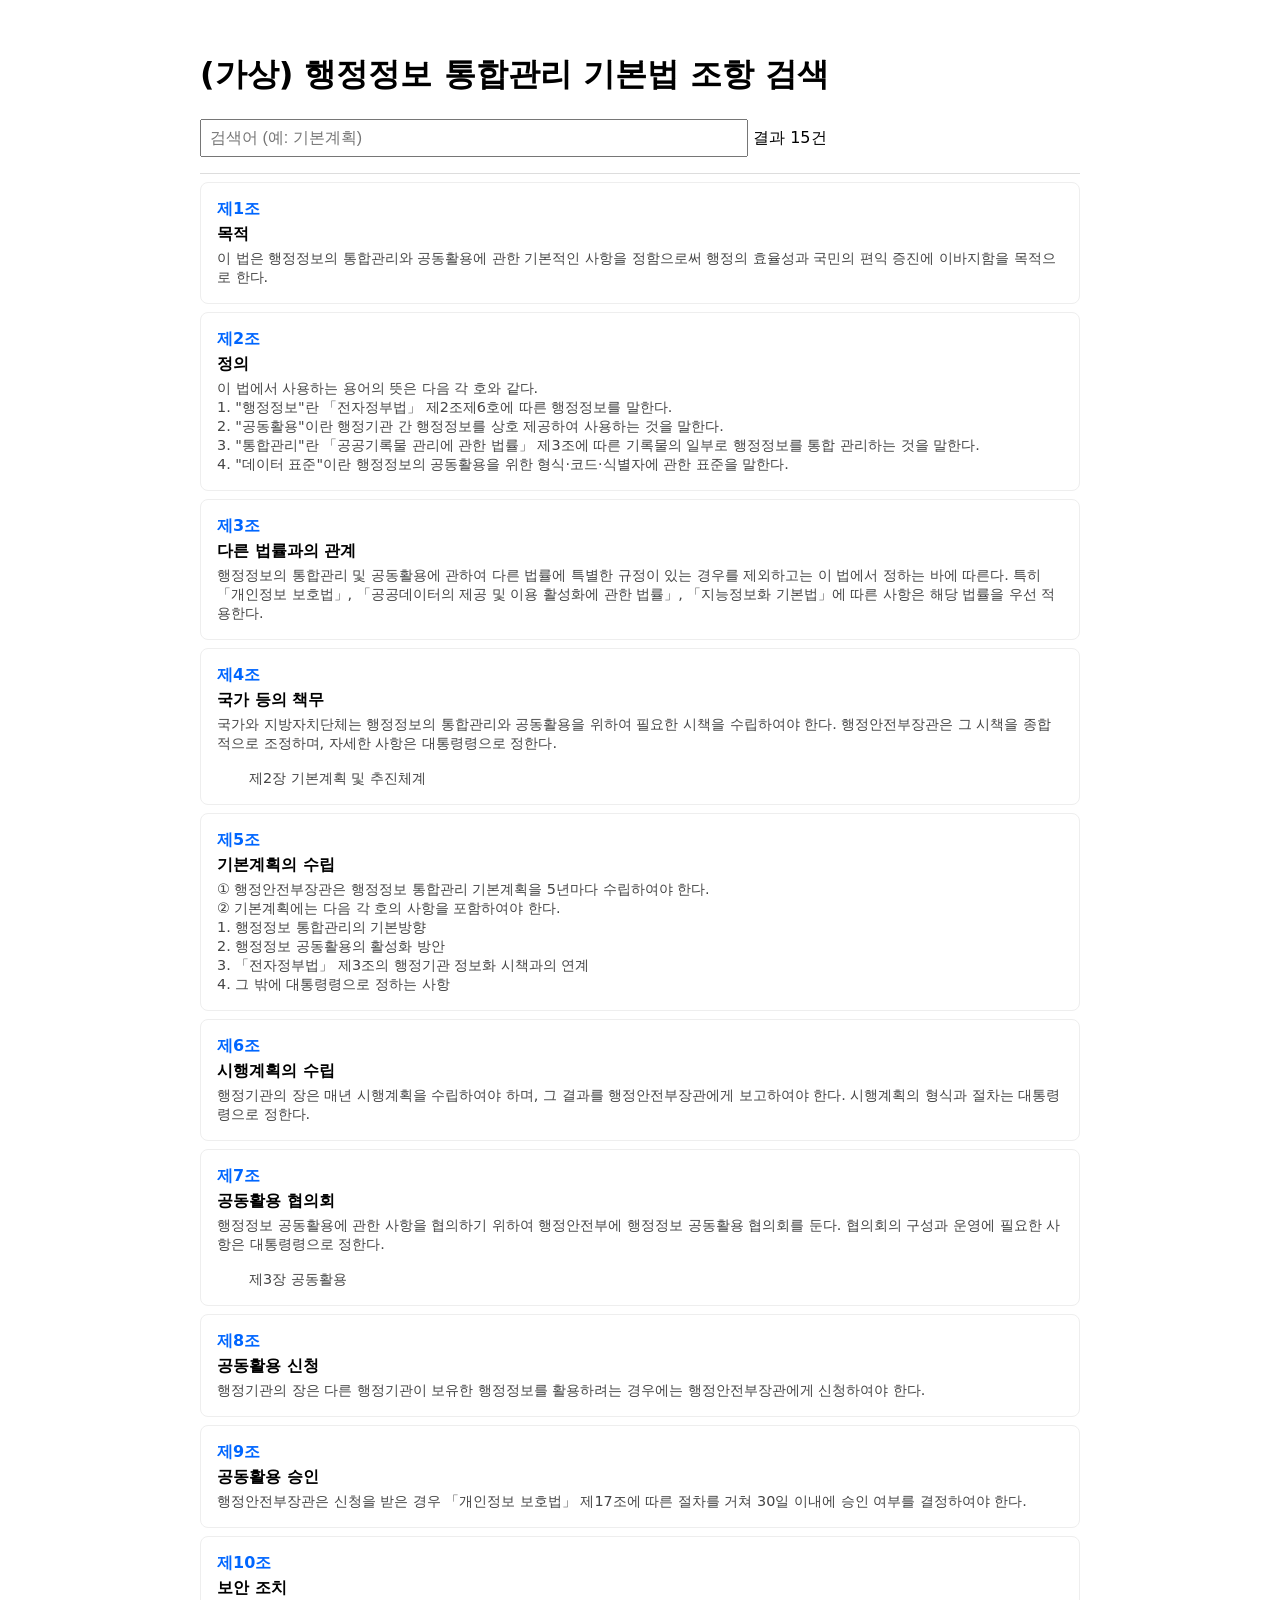
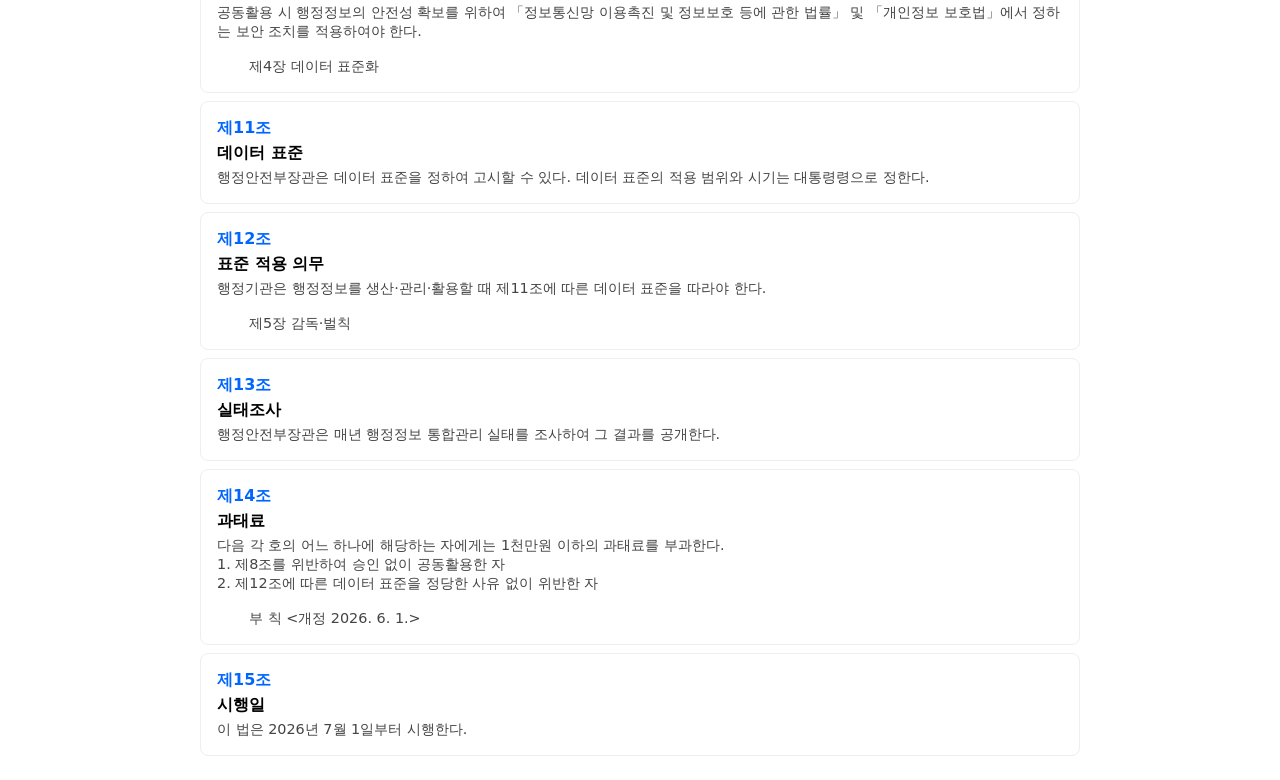
<file: index.html>
<!doctype html>
<html lang="ko">
<head>
<meta charset="utf-8">
<title>(가상) 행정정보 통합관리 기본법 조항 검색기</title>
<link rel="stylesheet" href="style.css">
</head>
<body>
  <header>
    <h1>(가상) 행정정보 통합관리 기본법 조항 검색</h1>
    <input id="q" type="text" placeholder="검색어 (예: 기본계획)">
    <span id="count"></span>
  </header>
  <main id="list"></main>
  <script src="app.js"></script>
</body>
</html>
</file>
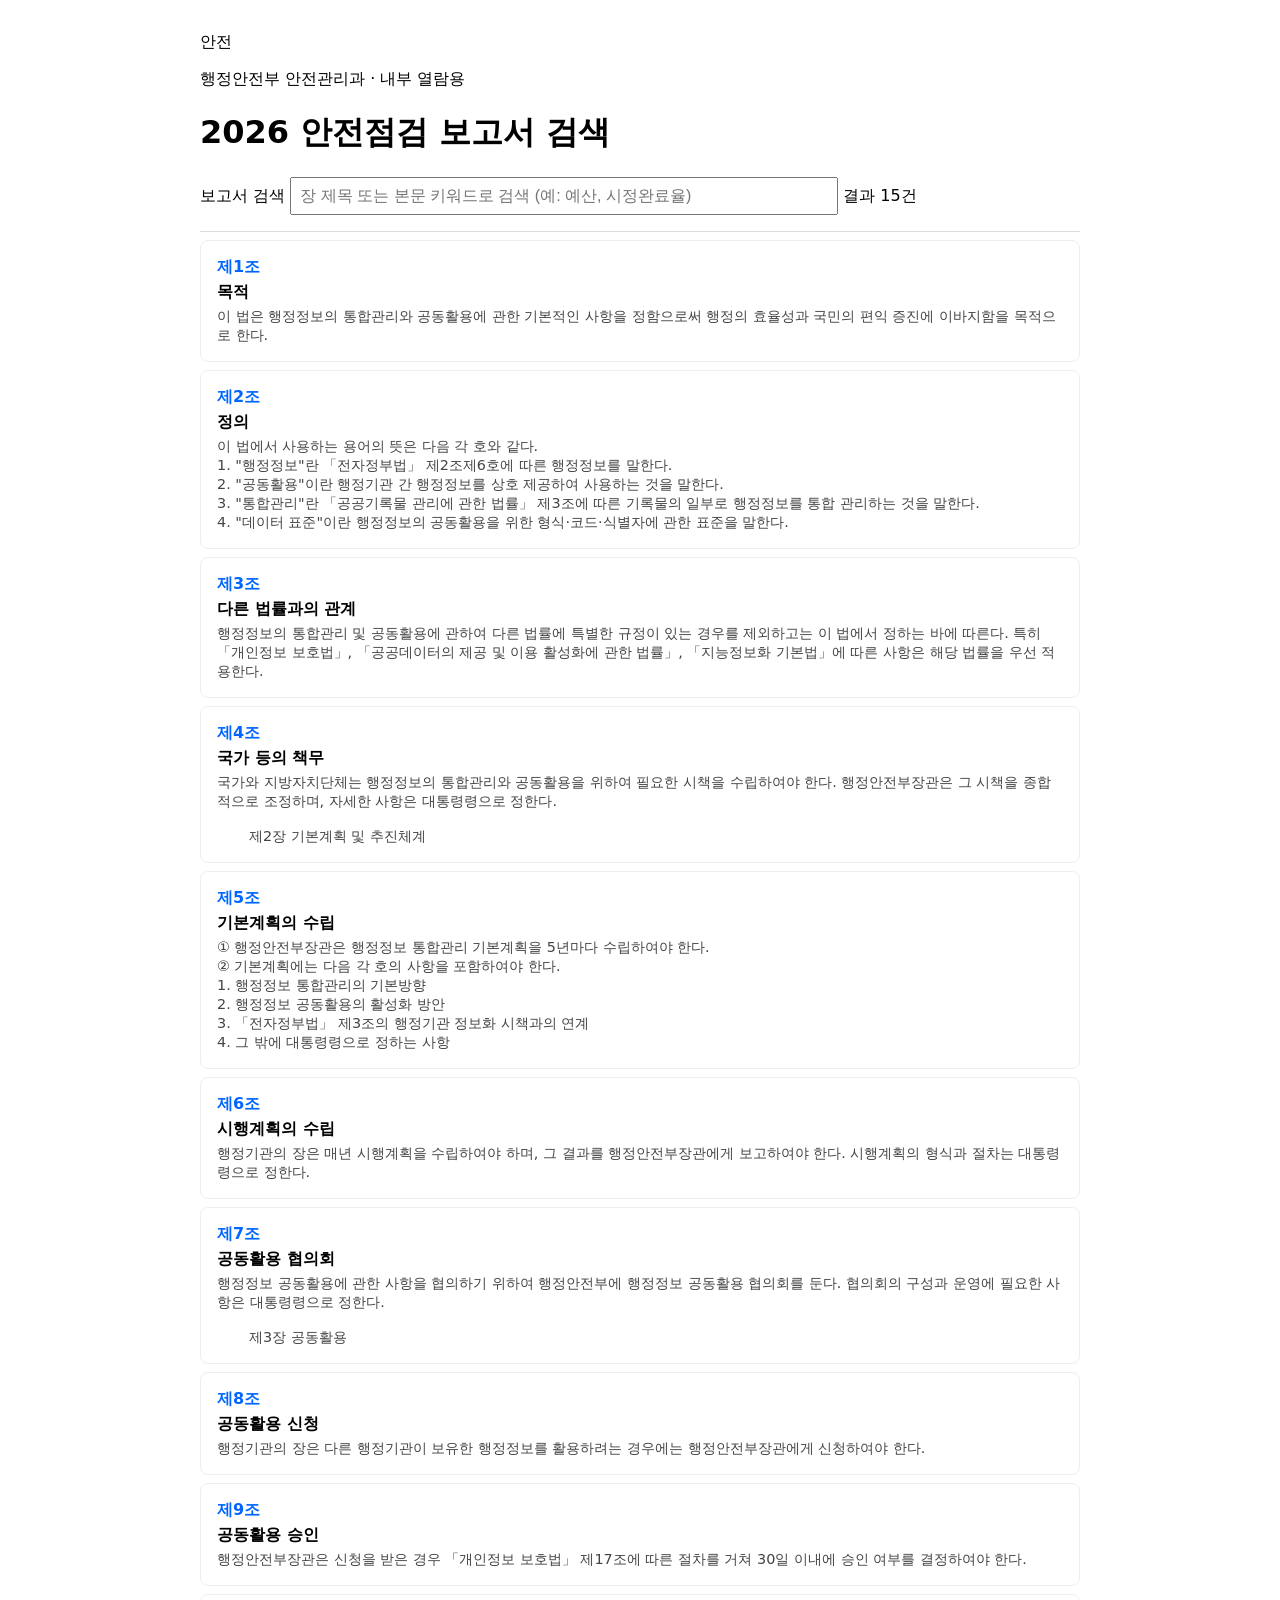
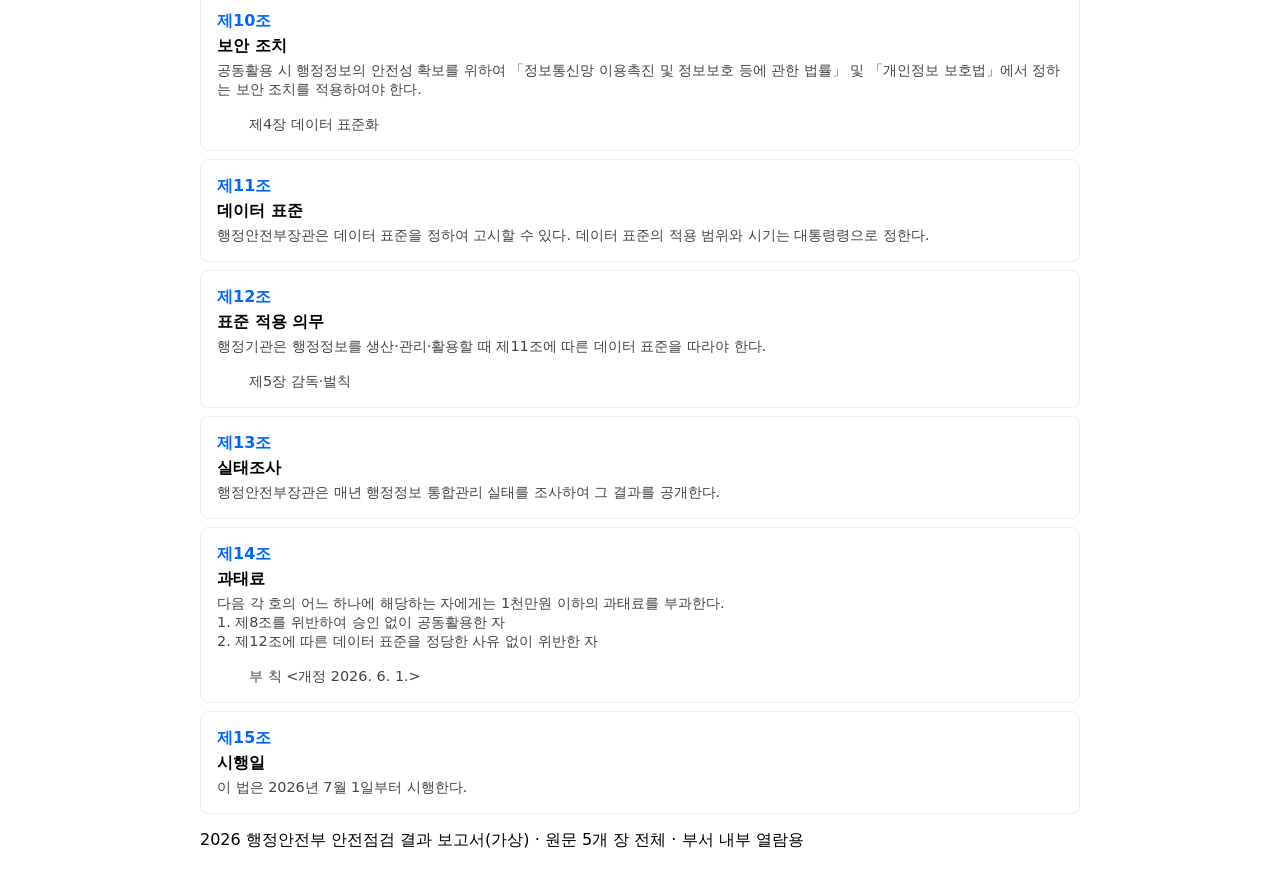
<file: index (1).html>
<!doctype html>
<html lang="ko">
<head>
  <meta charset="utf-8">
  <meta name="viewport" content="width=device-width, initial-scale=1">
  <title>2026 안전점검 보고서 검색 | 행정안전부 안전관리과</title>
  <link rel="stylesheet" href="style.css">
</head>
<body>
  <header>
    <div class="header-inner">
      <div class="brand">
        <span class="brand-mark" aria-hidden="true">안전</span>
        <div class="brand-text">
          <p class="eyebrow">행정안전부 안전관리과 · 내부 열람용</p>
          <h1>2026 안전점검 보고서 검색</h1>
        </div>
      </div>
      <div class="search-row">
        <label class="sr-only" for="q">보고서 검색</label>
        <input id="q" type="text" placeholder="장 제목 또는 본문 키워드로 검색 (예: 예산, 시정완료율)" autocomplete="off">
        <span id="count" class="count" role="status" aria-live="polite"></span>
      </div>
    </div>
  </header>

  <main id="list" aria-live="polite"></main>

  <p id="empty" class="empty" hidden>검색 결과가 없습니다. 다른 키워드로 다시 시도해 주세요.</p>

  <footer>
    <p>2026 행정안전부 안전점검 결과 보고서(가상) · 원문 5개 장 전체 · 부서 내부 열람용</p>
  </footer>

  <script src="app.js"></script>
</body>
</html>
</file>
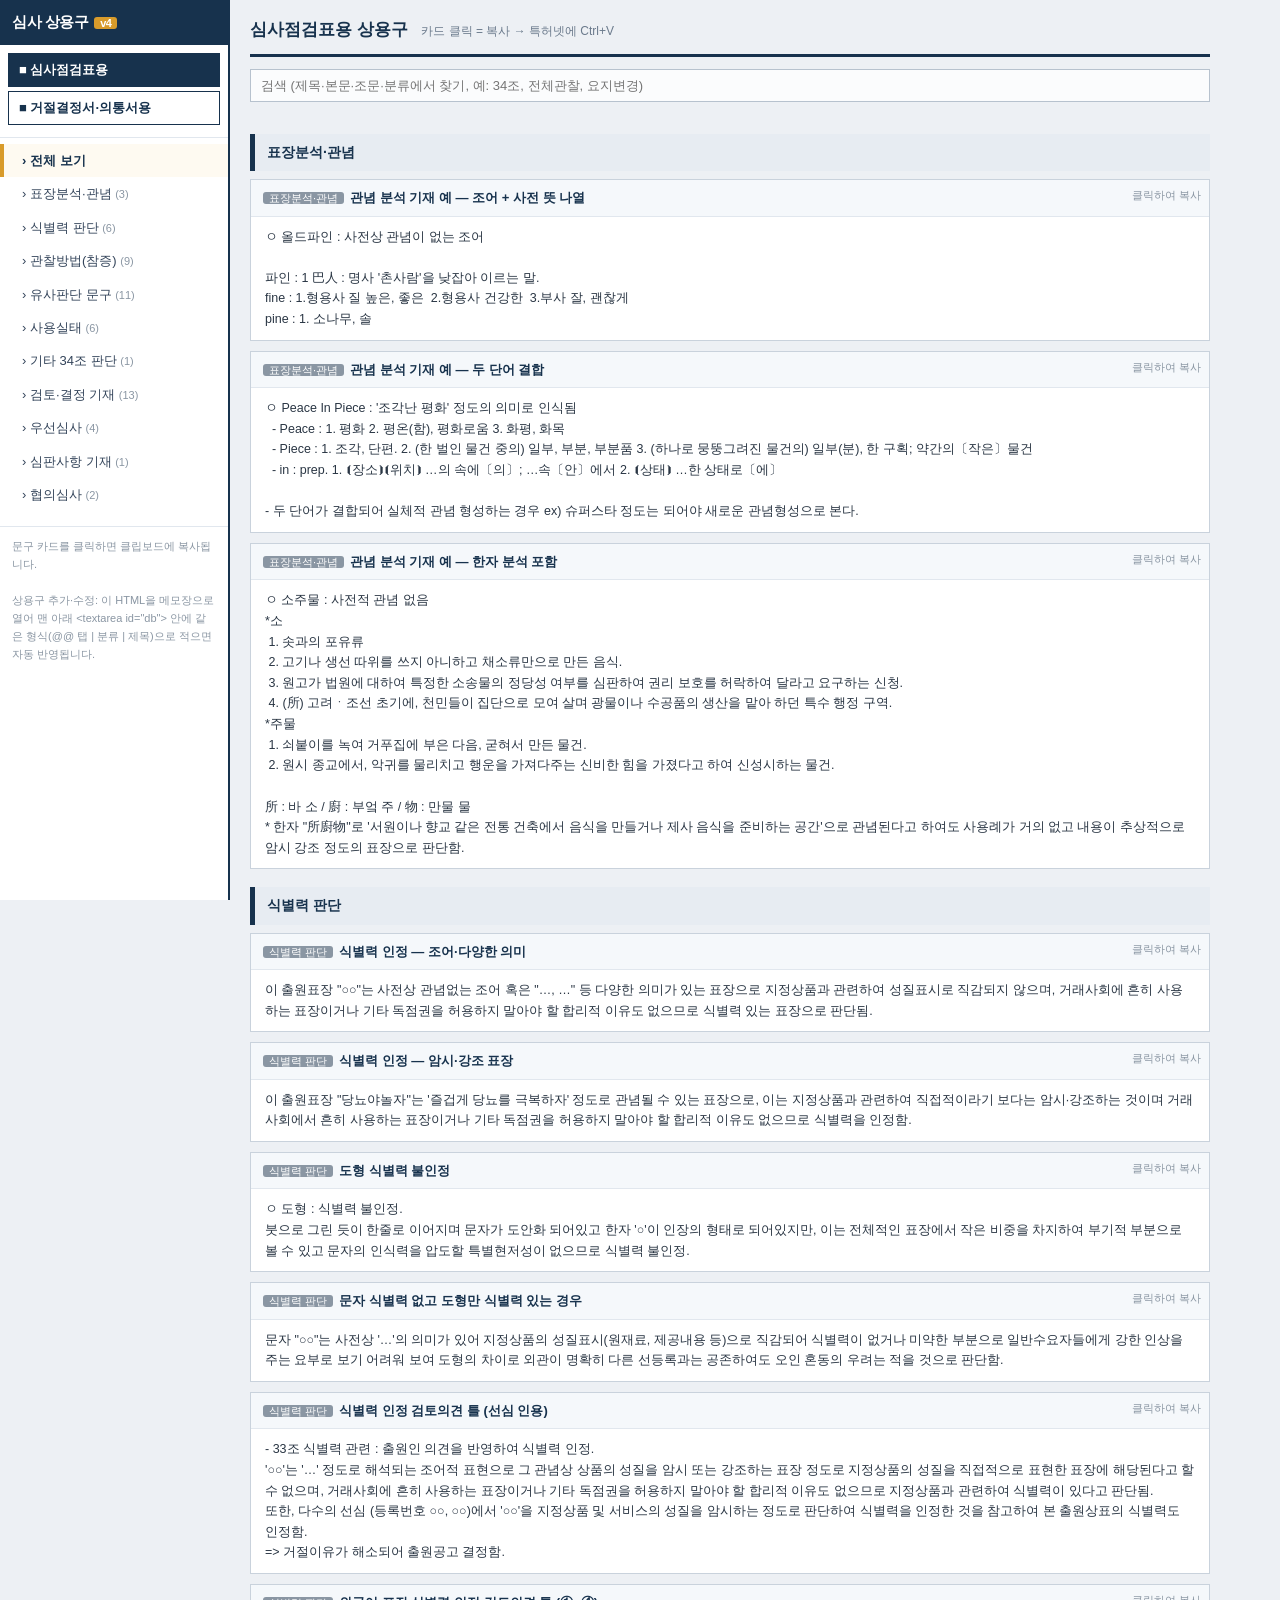
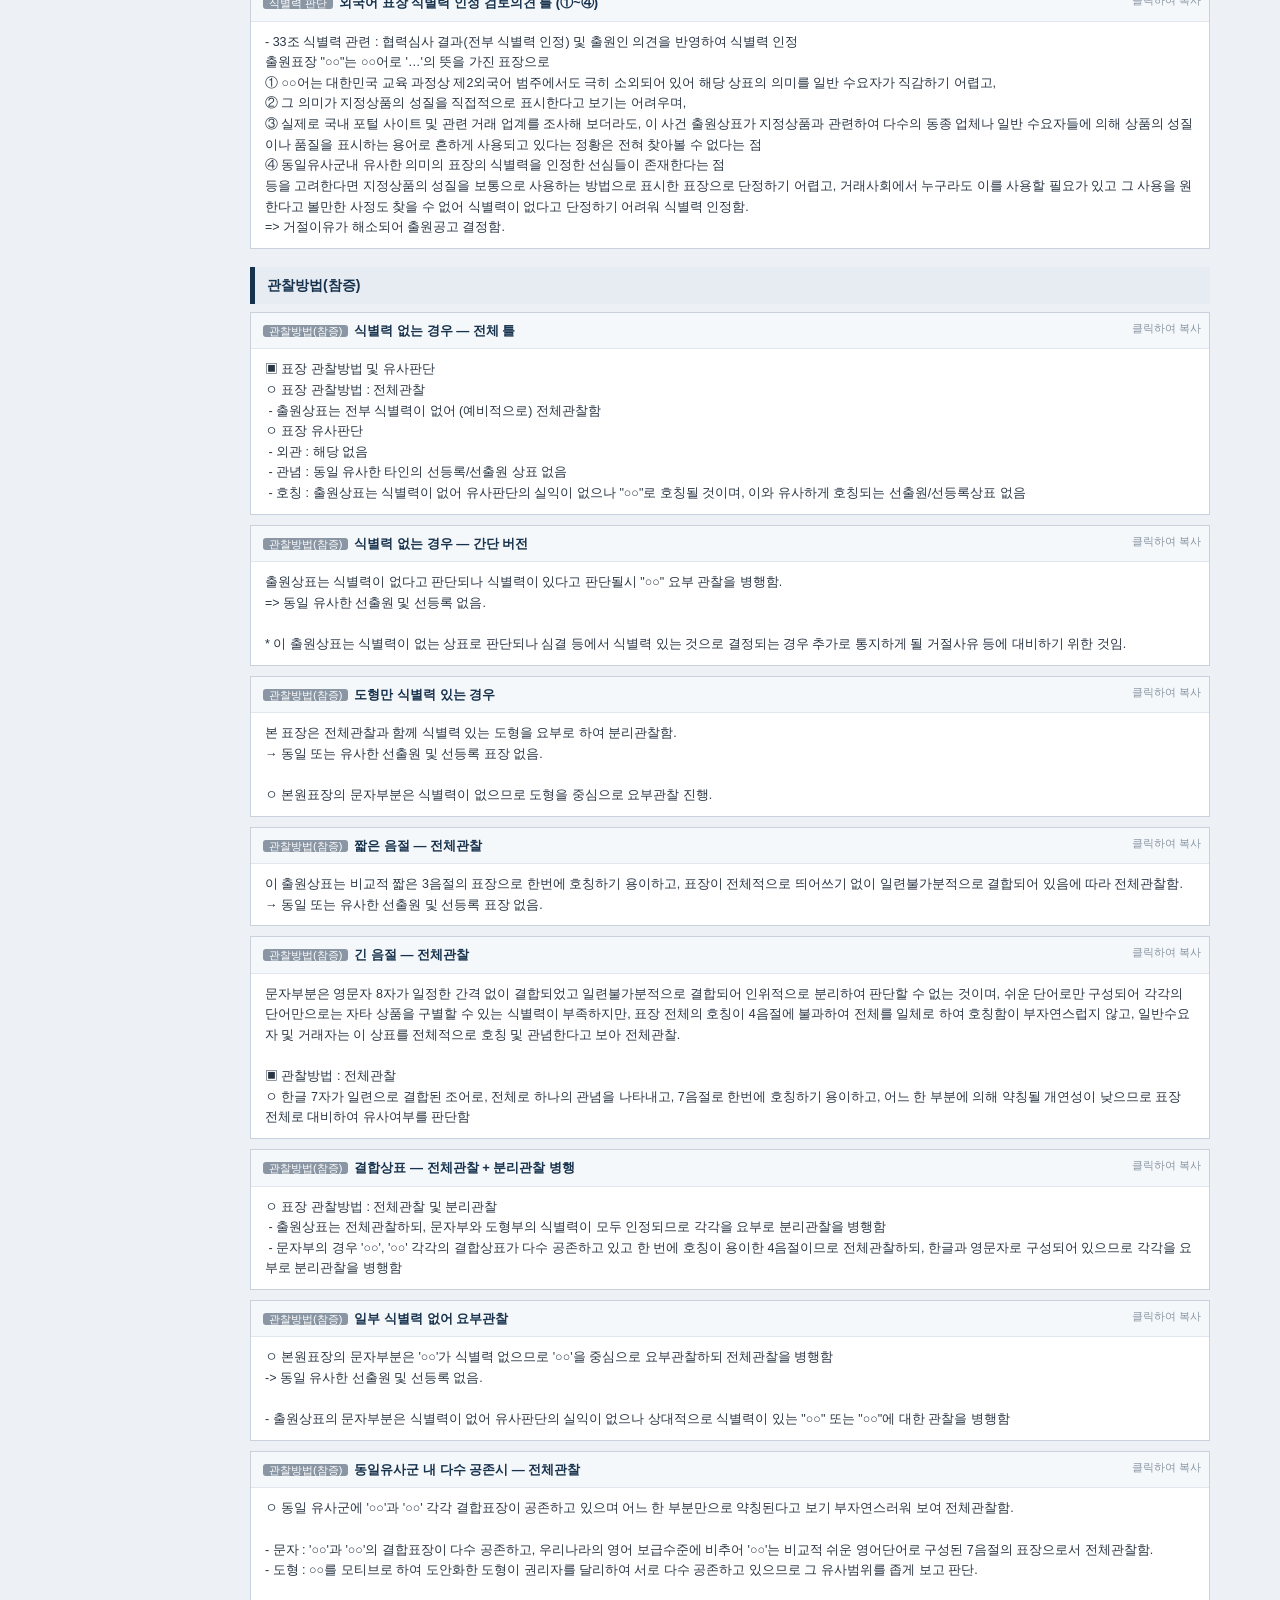
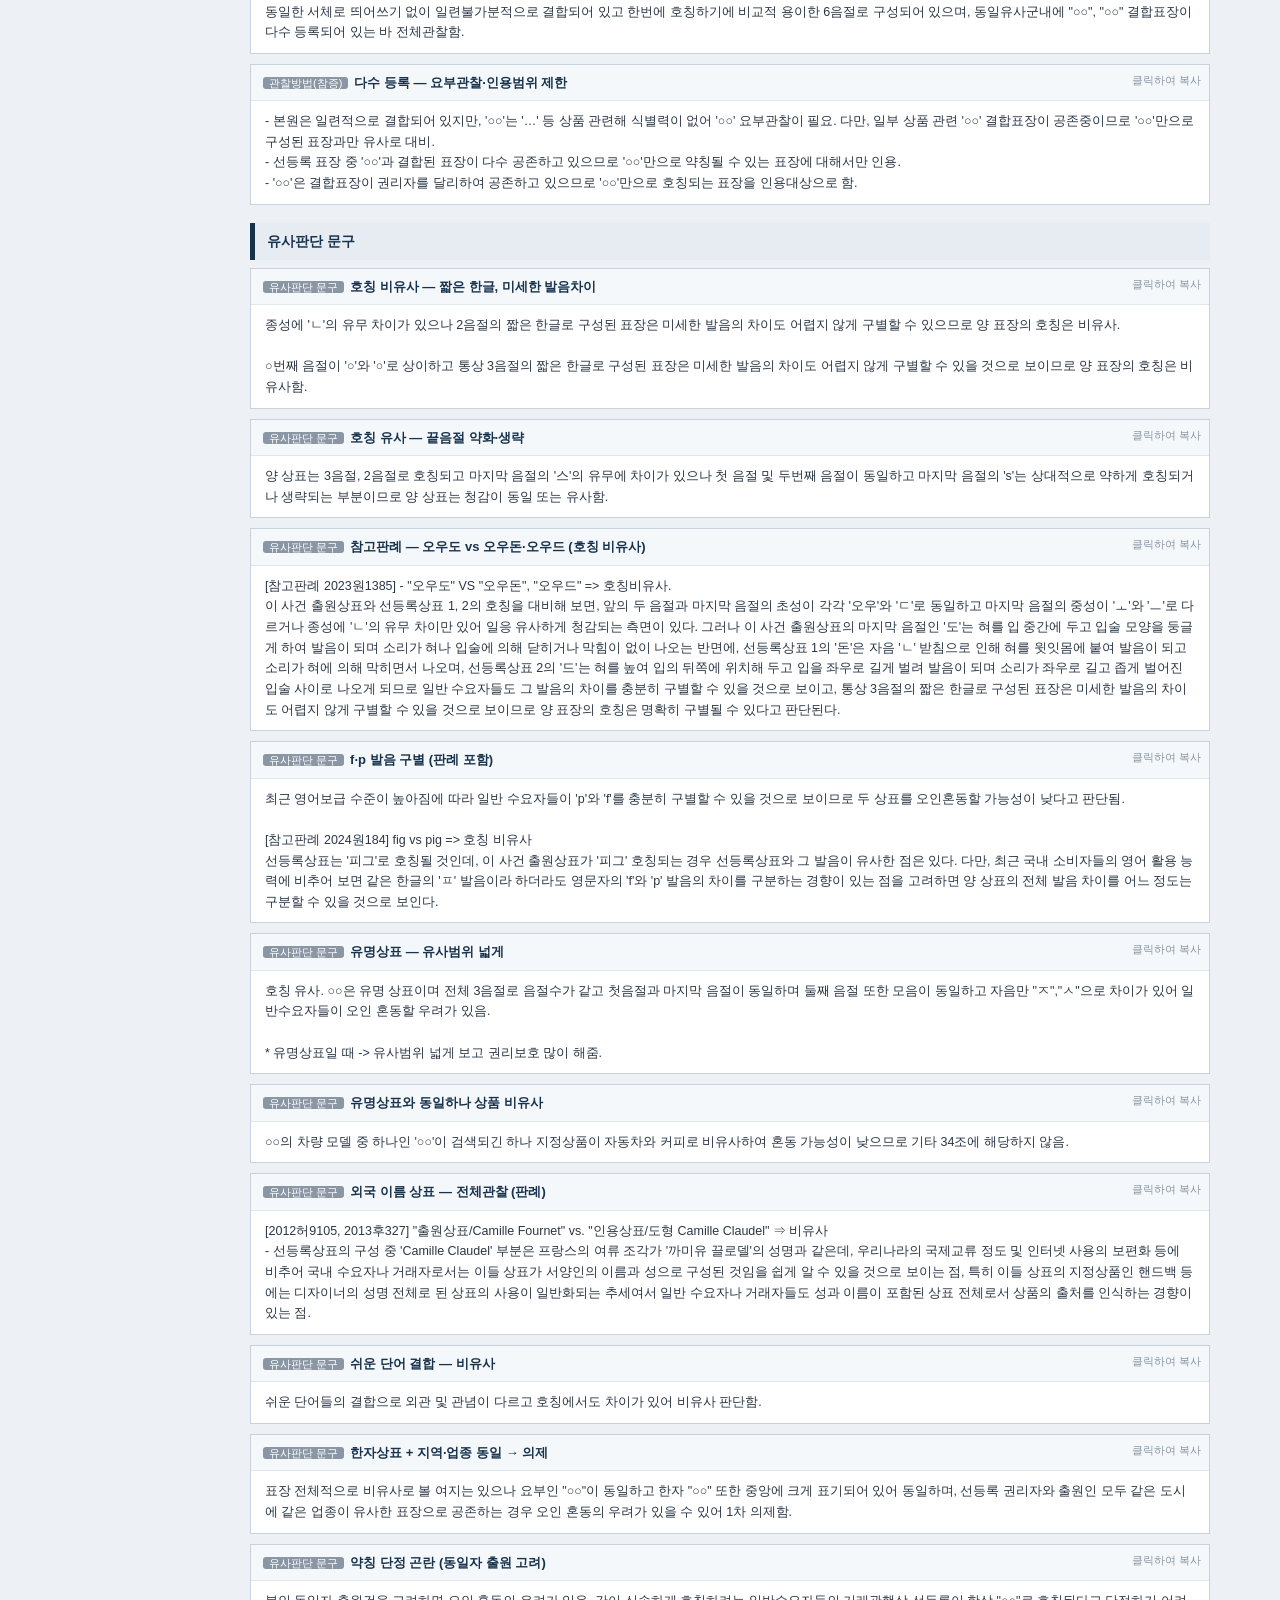
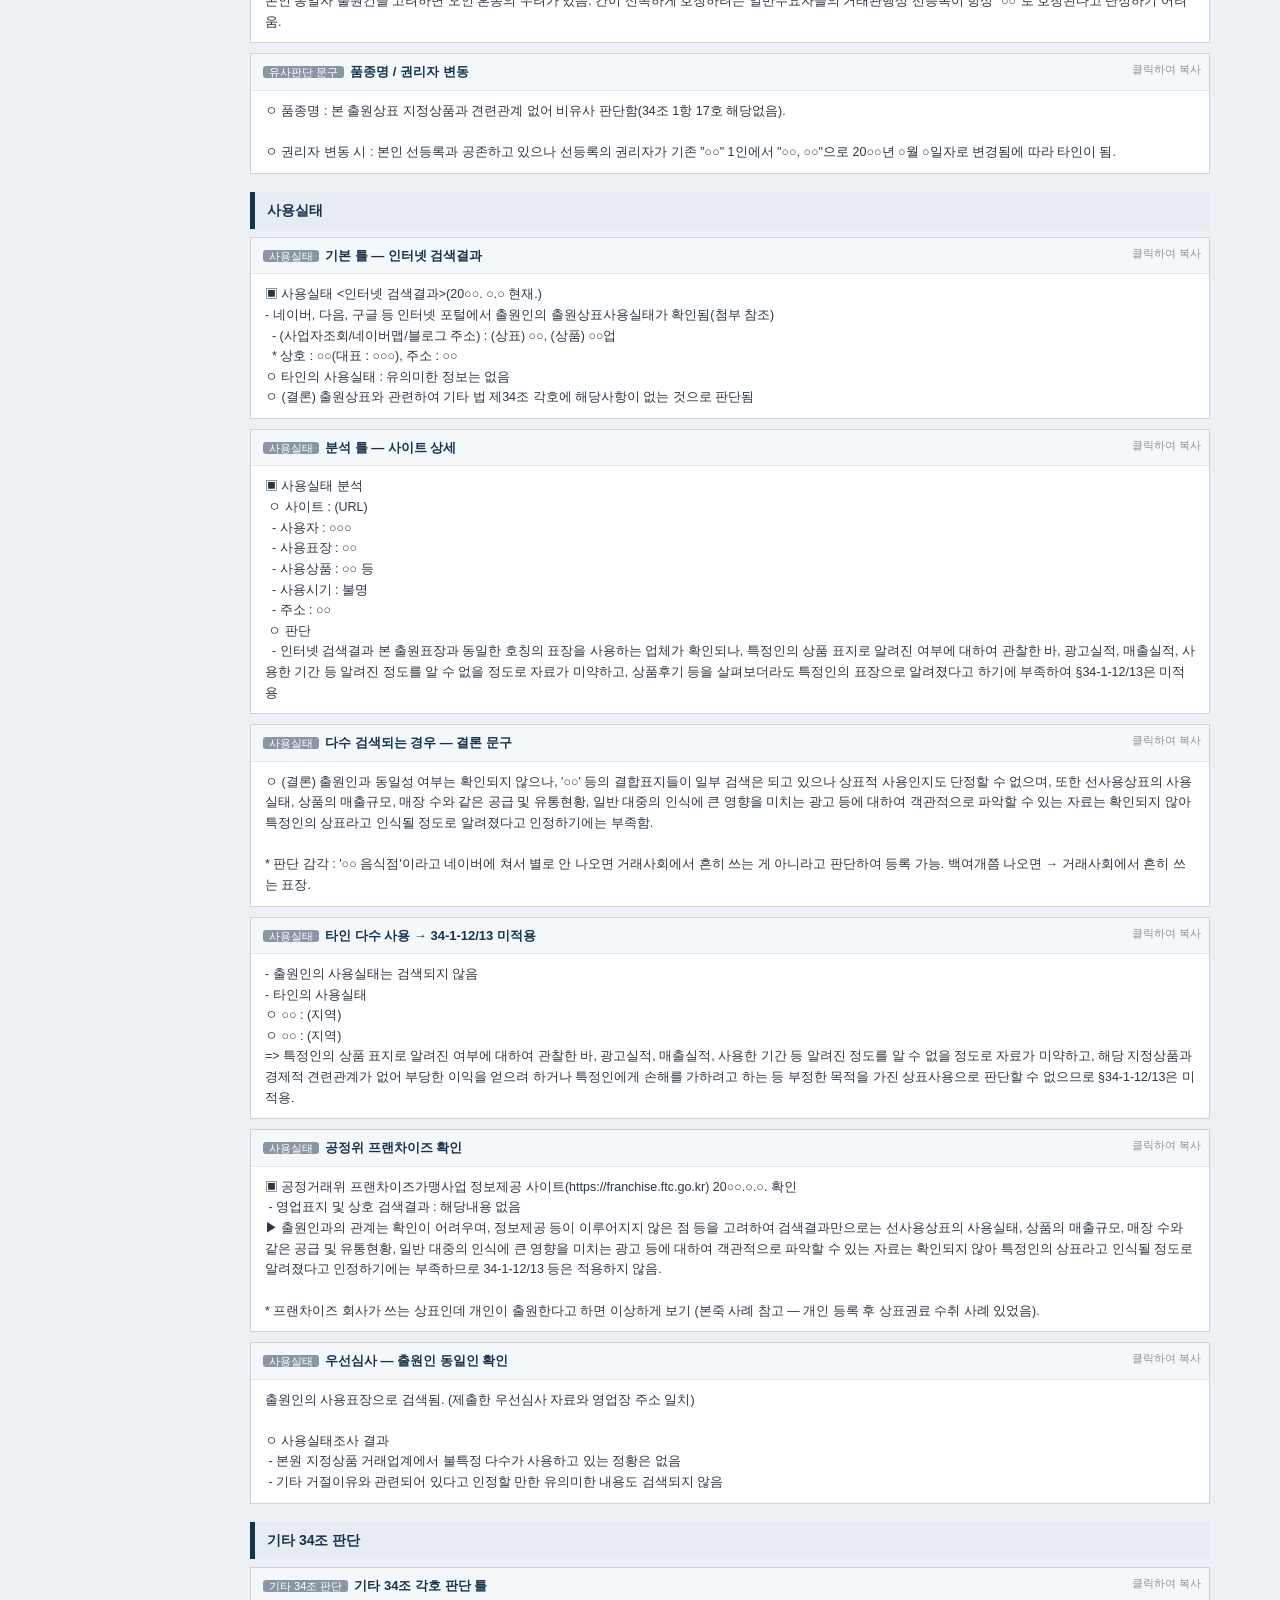
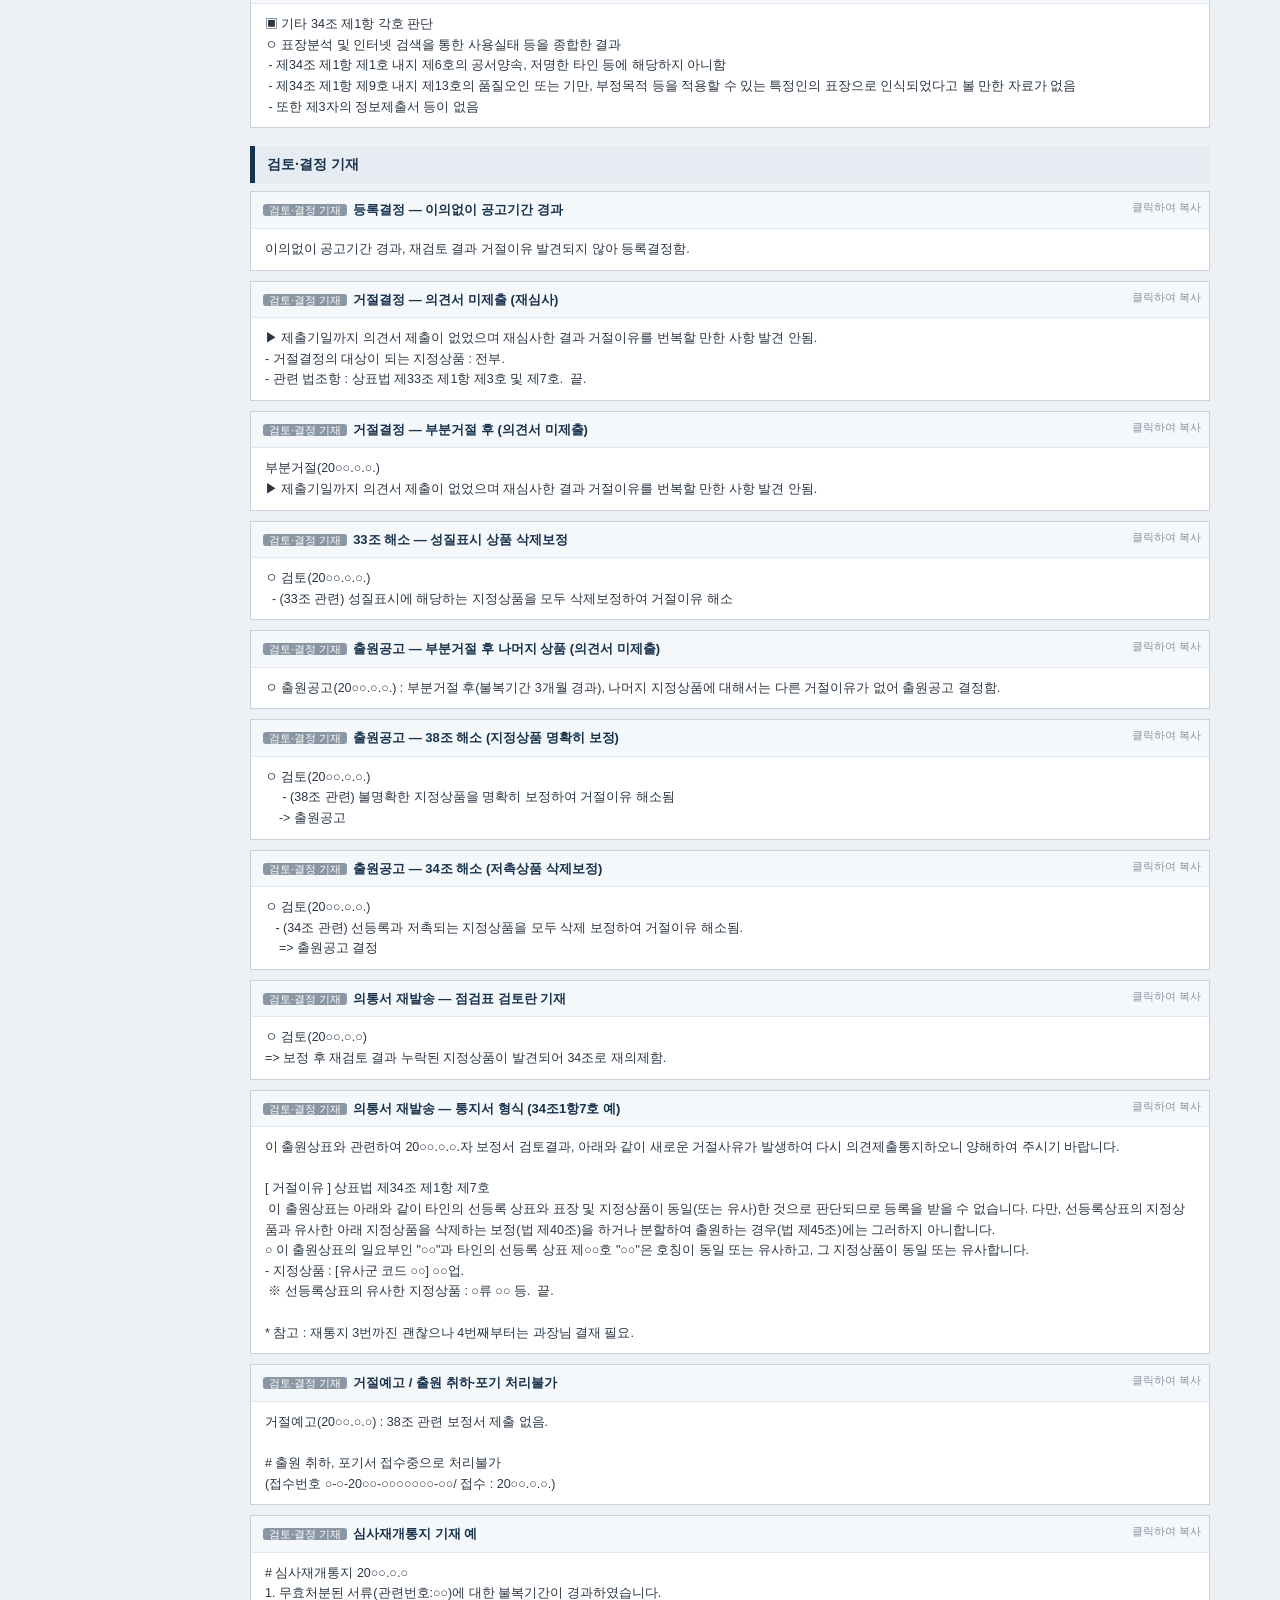
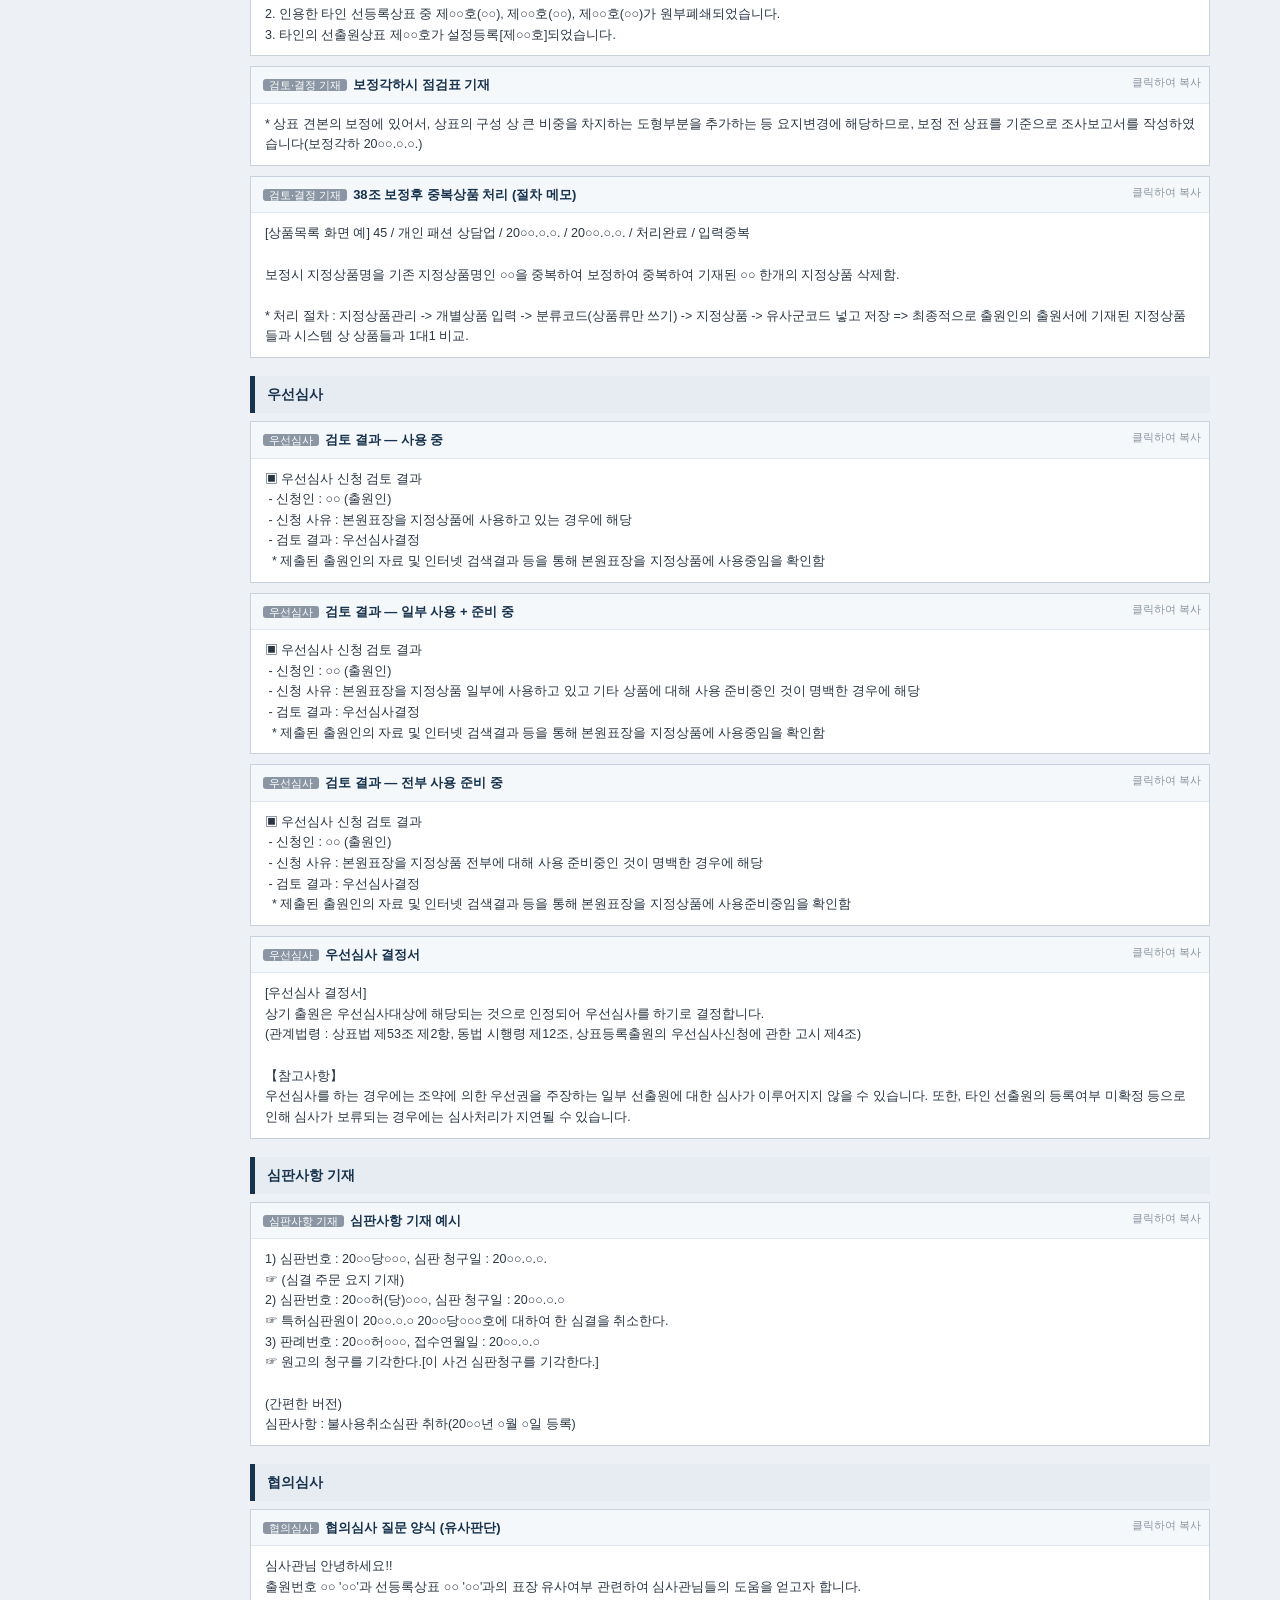
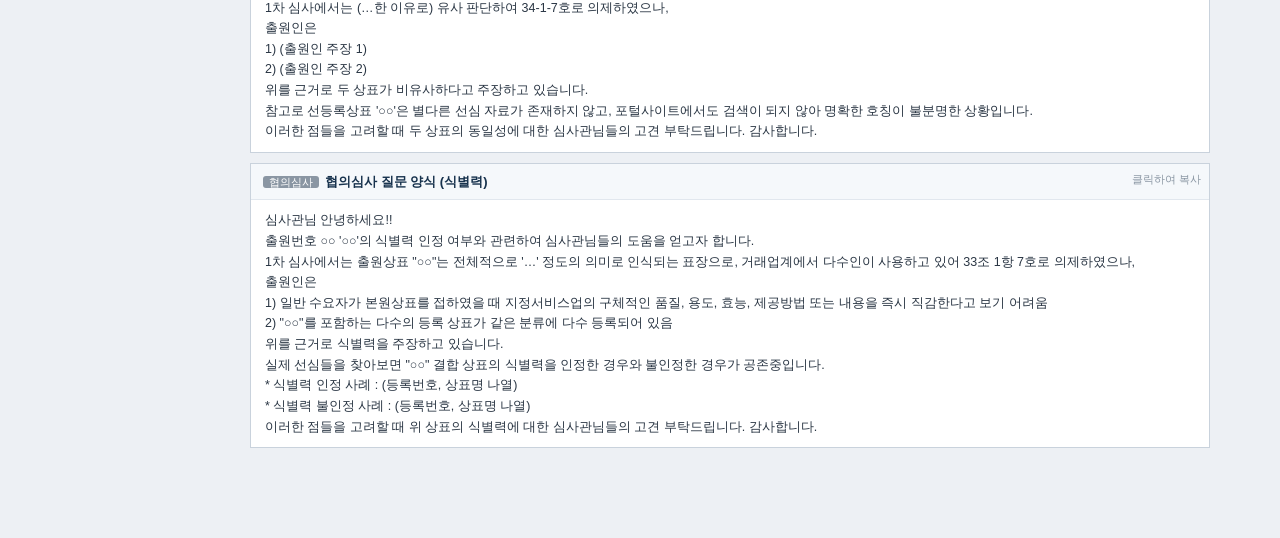
<file: trademark-phrases-v4.html>
<!DOCTYPE html>
<html lang="ko">
<head>
<meta charset="utf-8">
<meta http-equiv="X-UA-Compatible" content="IE=edge">
<title>&#xC0C1;&#xD45C;&#xC2EC;&#xC0AC; &#xC0C1;&#xC6A9;&#xAD6C; &#xBAA8;&#xC74C;</title>
<style>
* { margin:0; padding:0; box-sizing:border-box; }
html { background:#EDF0F4; }
body {
  font-family:'Malgun Gothic',AppleGothic,sans-serif;
  color:#1C2733; font-size:13px; line-height:1.65;
}
/* &#x2500;&#x2500; &#xC88C;&#xCE21; &#xC0AC;&#xC774;&#xB4DC;&#xBC14; (&#xD2B9;&#xD5C8;&#xB137; &#xBB38;&#xAD6C;&#xC0BD;&#xC785; &#xD328;&#xB110; &#xC2A4;&#xD0C0;&#xC77C;) &#x2500;&#x2500; */
#side {
  position:fixed; left:0; top:0; bottom:0; width:230px;
  background:#FFFFFF; border-right:2px solid #17324D; overflow-y:auto;
  padding:0 0 30px 0;
}
#side h1 {
  font-size:15px; background:#17324D; color:#fff; padding:10px 12px;
  letter-spacing:-0.5px;
}
#side h1 .v { background:#D89B2B; color:#fff; font-size:11px; padding:0 6px; border-radius:3px; margin-left:6px; }
.tabs { padding:8px; border-bottom:1px solid #E1E7EE; }
.tabbtn {
  display:block; width:100%; text-align:left; cursor:pointer;
  font-family:inherit; font-size:13px; font-weight:bold;
  border:1px solid #17324D; background:#fff; color:#17324D;
  padding:7px 10px; margin-bottom:4px;
}
.tabbtn.on { background:#17324D; color:#fff; }
.cats { padding:6px 0; }
.cat {
  display:block; padding:6px 12px 6px 18px; cursor:pointer; color:#33445A;
  border-left:4px solid transparent;
}
.cat:hover { background:#F2F6FB; }
.cat.on { border-left-color:#D89B2B; background:#FEFAF1; color:#17324D; font-weight:bold; }
.cat .n { color:#8A96A3; font-size:11px; }
.sideinfo { padding:10px 12px; color:#8A96A3; font-size:11px; border-top:1px solid #E1E7EE; margin-top:8px; }

/* &#x2500;&#x2500; &#xC6B0;&#xCE21; &#xBCF8;&#xBB38; &#x2500;&#x2500; */
#main { margin-left:230px; padding:16px 20px 80px 20px; max-width:1000px; }
.topbar { border-bottom:3px solid #17324D; padding-bottom:10px; margin-bottom:12px; }
.topbar h2 { font-size:17px; color:#17324D; display:inline; }
.topbar .sub { color:#6B7A8C; font-size:12px; margin-left:10px; }
#q {
  width:100%; border:1px solid #B7C2CE; padding:8px 10px; font-size:13px;
  font-family:inherit; background:#FBFCFD; margin-bottom:14px;
}
.cathead {
  font-size:14px; font-weight:bold; color:#17324D; background:#E7ECF2;
  padding:7px 12px; margin:18px 0 8px 0; border-left:5px solid #17324D;
}
.card {
  background:#fff; border:1px solid #C9D2DC; margin-bottom:10px; cursor:pointer;
  position:relative;
}
.card:hover { border-color:#17324D; }
.card .t {
  font-weight:bold; color:#17324D; padding:7px 12px; background:#F5F8FB;
  border-bottom:1px solid #E1E7EE; font-size:13px;
}
.card .t .tag {
  font-weight:normal; font-size:11px; color:#fff; background:#8A96A3;
  padding:0 6px; border-radius:3px; margin-right:6px;
}
.card pre {
  font-family:inherit; white-space:pre-wrap; word-break:break-all;
  padding:10px 14px; font-size:12.5px; color:#2A3644; max-height:340px; overflow-y:auto;
}
.card .cp {
  position:absolute; right:8px; top:6px; font-size:11px; color:#8A96A3;
}
.card.copied { border-color:#1E6E3C; }
.card.copied .cp { color:#1E6E3C; font-weight:bold; }
.hint { color:#8A96A3; font-size:12px; margin-bottom:10px; }
.noresult { color:#8A96A3; padding:30px 0; text-align:center; }
</style>
</head>
<body>

<div id="side">
  <h1>&#xC2EC;&#xC0AC; &#xC0C1;&#xC6A9;&#xAD6C;<span class="v">v4</span></h1>
  <div class="tabs">
    <button type="button" class="tabbtn on" id="tabChk" onclick="setTab('&#xC810;&#xAC80;&#xD45C;')">&#x25A0; &#xC2EC;&#xC0AC;&#xC810;&#xAC80;&#xD45C;&#xC6A9;</button>
    <button type="button" class="tabbtn" id="tabRej" onclick="setTab('&#xAC70;&#xC808;&#xC758;&#xD1B5;')">&#x25A0; &#xAC70;&#xC808;&#xACB0;&#xC815;&#xC11C;&#xB7;&#xC758;&#xD1B5;&#xC11C;&#xC6A9;</button>
  </div>
  <div class="cats" id="catList"></div>
  <div class="sideinfo">
    &#xBB38;&#xAD6C; &#xCE74;&#xB4DC;&#xB97C; &#xD074;&#xB9AD;&#xD558;&#xBA74; &#xD074;&#xB9BD;&#xBCF4;&#xB4DC;&#xC5D0; &#xBCF5;&#xC0AC;&#xB429;&#xB2C8;&#xB2E4;.<br><br>
    &#xC0C1;&#xC6A9;&#xAD6C; &#xCD94;&#xAC00;&#xB7;&#xC218;&#xC815;: &#xC774; HTML&#xC744; &#xBA54;&#xBAA8;&#xC7A5;&#xC73C;&#xB85C; &#xC5F4;&#xC5B4; &#xB9E8; &#xC544;&#xB798;
    &lt;textarea id="db"&gt; &#xC548;&#xC5D0; &#xAC19;&#xC740; &#xD615;&#xC2DD;(@@ &#xD0ED; | &#xBD84;&#xB958; | &#xC81C;&#xBAA9;)&#xC73C;&#xB85C;
    &#xC801;&#xC73C;&#xBA74; &#xC790;&#xB3D9; &#xBC18;&#xC601;&#xB429;&#xB2C8;&#xB2E4;.
  </div>
</div>

<div id="main">
  <div class="topbar">
    <h2 id="mainTitle">&#xC2EC;&#xC0AC;&#xC810;&#xAC80;&#xD45C;&#xC6A9; &#xC0C1;&#xC6A9;&#xAD6C;</h2>
    <span class="sub">&#xCE74;&#xB4DC; &#xD074;&#xB9AD; = &#xBCF5;&#xC0AC; &#x2192; &#xD2B9;&#xD5C8;&#xB137;&#xC5D0; Ctrl+V</span>
  </div>
  <input type="text" id="q" placeholder="&#xAC80;&#xC0C9; (&#xC81C;&#xBAA9;&#xB7;&#xBCF8;&#xBB38;&#xB7;&#xC870;&#xBB38;&#xB7;&#xBD84;&#xB958;&#xC5D0;&#xC11C; &#xCC3E;&#xAE30;, &#xC608;: 34&#xC870;, &#xC804;&#xCCB4;&#xAD00;&#xCC30;, &#xC694;&#xC9C0;&#xBCC0;&#xACBD;)" onkeyup="render()">
  <div id="cards"></div>
</div>

<textarea id="db" style="display:none;">
@@ &#xC810;&#xAC80;&#xD45C; | &#xD45C;&#xC7A5;&#xBD84;&#xC11D;&#xB7;&#xAD00;&#xB150; | &#xAD00;&#xB150; &#xBD84;&#xC11D; &#xAE30;&#xC7AC; &#xC608; &#x2014; &#xC870;&#xC5B4; + &#xC0AC;&#xC804; &#xB73B; &#xB098;&#xC5F4;
&#x3147; &#xC62C;&#xB4DC;&#xD30C;&#xC778; : &#xC0AC;&#xC804;&#xC0C1; &#xAD00;&#xB150;&#xC774; &#xC5C6;&#xB294; &#xC870;&#xC5B4;

&#xD30C;&#xC778; : 1 &#x5DF4;&#x4EBA; : &#xBA85;&#xC0AC; '&#xCD0C;&#xC0AC;&#xB78C;'&#xC744; &#xB0AE;&#xC7A1;&#xC544; &#xC774;&#xB974;&#xB294; &#xB9D0;.
fine : 1.&#xD615;&#xC6A9;&#xC0AC; &#xC9C8; &#xB192;&#xC740;, &#xC88B;&#xC740;  2.&#xD615;&#xC6A9;&#xC0AC; &#xAC74;&#xAC15;&#xD55C;  3.&#xBD80;&#xC0AC; &#xC798;, &#xAD1C;&#xCC2E;&#xAC8C;
pine : 1. &#xC18C;&#xB098;&#xBB34;, &#xC194;
@@ &#xC810;&#xAC80;&#xD45C; | &#xD45C;&#xC7A5;&#xBD84;&#xC11D;&#xB7;&#xAD00;&#xB150; | &#xAD00;&#xB150; &#xBD84;&#xC11D; &#xAE30;&#xC7AC; &#xC608; &#x2014; &#xB450; &#xB2E8;&#xC5B4; &#xACB0;&#xD569;
&#x3147; Peace In Piece : '&#xC870;&#xAC01;&#xB09C; &#xD3C9;&#xD654;' &#xC815;&#xB3C4;&#xC758; &#xC758;&#xBBF8;&#xB85C; &#xC778;&#xC2DD;&#xB428;
  - Peace : 1. &#xD3C9;&#xD654; 2. &#xD3C9;&#xC628;(&#xD568;), &#xD3C9;&#xD654;&#xB85C;&#xC6C0; 3. &#xD654;&#xD3C9;, &#xD654;&#xBAA9;
  - Piece : 1. &#xC870;&#xAC01;, &#xB2E8;&#xD3B8;. 2. (&#xD55C; &#xBC8C;&#xC778; &#xBB3C;&#xAC74; &#xC911;&#xC758;) &#xC77C;&#xBD80;, &#xBD80;&#xBD84;, &#xBD80;&#xBD84;&#xD488; 3. (&#xD558;&#xB098;&#xB85C; &#xBB49;&#xB6B1;&#xADF8;&#xB824;&#xC9C4; &#xBB3C;&#xAC74;&#xC758;) &#xC77C;&#xBD80;(&#xBD84;), &#xD55C; &#xAD6C;&#xD68D;; &#xC57D;&#xAC04;&#xC758;&#x3014;&#xC791;&#xC740;&#x3015;&#xBB3C;&#xAC74;
  - in : prep. 1. &#x2997;&#xC7A5;&#xC18C;&#x2998;&#x2997;&#xC704;&#xCE58;&#x2998; &#x2026;&#xC758; &#xC18D;&#xC5D0;&#x3014;&#xC758;&#x3015;; &#x2026;&#xC18D;&#x3014;&#xC548;&#x3015;&#xC5D0;&#xC11C; 2. &#x2997;&#xC0C1;&#xD0DC;&#x2998; &#x2026;&#xD55C; &#xC0C1;&#xD0DC;&#xB85C;&#x3014;&#xC5D0;&#x3015;

- &#xB450; &#xB2E8;&#xC5B4;&#xAC00; &#xACB0;&#xD569;&#xB418;&#xC5B4; &#xC2E4;&#xCCB4;&#xC801; &#xAD00;&#xB150; &#xD615;&#xC131;&#xD558;&#xB294; &#xACBD;&#xC6B0; ex) &#xC288;&#xD37C;&#xC2A4;&#xD0C0; &#xC815;&#xB3C4;&#xB294; &#xB418;&#xC5B4;&#xC57C; &#xC0C8;&#xB85C;&#xC6B4; &#xAD00;&#xB150;&#xD615;&#xC131;&#xC73C;&#xB85C; &#xBCF8;&#xB2E4;.
@@ &#xC810;&#xAC80;&#xD45C; | &#xD45C;&#xC7A5;&#xBD84;&#xC11D;&#xB7;&#xAD00;&#xB150; | &#xAD00;&#xB150; &#xBD84;&#xC11D; &#xAE30;&#xC7AC; &#xC608; &#x2014; &#xD55C;&#xC790; &#xBD84;&#xC11D; &#xD3EC;&#xD568;
&#x3147; &#xC18C;&#xC8FC;&#xBB3C; : &#xC0AC;&#xC804;&#xC801; &#xAD00;&#xB150; &#xC5C6;&#xC74C;
*&#xC18C;
 1. &#xC19F;&#xACFC;&#xC758; &#xD3EC;&#xC720;&#xB958;
 2. &#xACE0;&#xAE30;&#xB098; &#xC0DD;&#xC120; &#xB530;&#xC704;&#xB97C; &#xC4F0;&#xC9C0; &#xC544;&#xB2C8;&#xD558;&#xACE0; &#xCC44;&#xC18C;&#xB958;&#xB9CC;&#xC73C;&#xB85C; &#xB9CC;&#xB4E0; &#xC74C;&#xC2DD;.
 3. &#xC6D0;&#xACE0;&#xAC00; &#xBC95;&#xC6D0;&#xC5D0; &#xB300;&#xD558;&#xC5EC; &#xD2B9;&#xC815;&#xD55C; &#xC18C;&#xC1A1;&#xBB3C;&#xC758; &#xC815;&#xB2F9;&#xC131; &#xC5EC;&#xBD80;&#xB97C; &#xC2EC;&#xD310;&#xD558;&#xC5EC; &#xAD8C;&#xB9AC; &#xBCF4;&#xD638;&#xB97C; &#xD5C8;&#xB77D;&#xD558;&#xC5EC; &#xB2EC;&#xB77C;&#xACE0; &#xC694;&#xAD6C;&#xD558;&#xB294; &#xC2E0;&#xCCAD;.
 4. (&#x6240;) &#xACE0;&#xB824;&#x318D;&#xC870;&#xC120; &#xCD08;&#xAE30;&#xC5D0;, &#xCC9C;&#xBBFC;&#xB4E4;&#xC774; &#xC9D1;&#xB2E8;&#xC73C;&#xB85C; &#xBAA8;&#xC5EC; &#xC0B4;&#xBA70; &#xAD11;&#xBB3C;&#xC774;&#xB098; &#xC218;&#xACF5;&#xD488;&#xC758; &#xC0DD;&#xC0B0;&#xC744; &#xB9E1;&#xC544; &#xD558;&#xB358; &#xD2B9;&#xC218; &#xD589;&#xC815; &#xAD6C;&#xC5ED;.
*&#xC8FC;&#xBB3C;
 1. &#xC1E0;&#xBD99;&#xC774;&#xB97C; &#xB179;&#xC5EC; &#xAC70;&#xD478;&#xC9D1;&#xC5D0; &#xBD80;&#xC740; &#xB2E4;&#xC74C;, &#xAD73;&#xD600;&#xC11C; &#xB9CC;&#xB4E0; &#xBB3C;&#xAC74;.
 2. &#xC6D0;&#xC2DC; &#xC885;&#xAD50;&#xC5D0;&#xC11C;, &#xC545;&#xADC0;&#xB97C; &#xBB3C;&#xB9AC;&#xCE58;&#xACE0; &#xD589;&#xC6B4;&#xC744; &#xAC00;&#xC838;&#xB2E4;&#xC8FC;&#xB294; &#xC2E0;&#xBE44;&#xD55C; &#xD798;&#xC744; &#xAC00;&#xC84C;&#xB2E4;&#xACE0; &#xD558;&#xC5EC; &#xC2E0;&#xC131;&#xC2DC;&#xD558;&#xB294; &#xBB3C;&#xAC74;.

&#x6240; : &#xBC14; &#xC18C; / &#x5EDA; : &#xBD80;&#xC5CC; &#xC8FC; / &#x7269; : &#xB9CC;&#xBB3C; &#xBB3C;
* &#xD55C;&#xC790; "&#x6240;&#x5EDA;&#x7269;"&#xB85C; '&#xC11C;&#xC6D0;&#xC774;&#xB098; &#xD5A5;&#xAD50; &#xAC19;&#xC740; &#xC804;&#xD1B5; &#xAC74;&#xCD95;&#xC5D0;&#xC11C; &#xC74C;&#xC2DD;&#xC744; &#xB9CC;&#xB4E4;&#xAC70;&#xB098; &#xC81C;&#xC0AC; &#xC74C;&#xC2DD;&#xC744; &#xC900;&#xBE44;&#xD558;&#xB294; &#xACF5;&#xAC04;'&#xC73C;&#xB85C; &#xAD00;&#xB150;&#xB41C;&#xB2E4;&#xACE0; &#xD558;&#xC5EC;&#xB3C4; &#xC0AC;&#xC6A9;&#xB840;&#xAC00; &#xAC70;&#xC758; &#xC5C6;&#xACE0; &#xB0B4;&#xC6A9;&#xC774; &#xCD94;&#xC0C1;&#xC801;&#xC73C;&#xB85C; &#xC554;&#xC2DC; &#xAC15;&#xC870; &#xC815;&#xB3C4;&#xC758; &#xD45C;&#xC7A5;&#xC73C;&#xB85C; &#xD310;&#xB2E8;&#xD568;.
@@ &#xC810;&#xAC80;&#xD45C; | &#xC2DD;&#xBCC4;&#xB825; &#xD310;&#xB2E8; | &#xC2DD;&#xBCC4;&#xB825; &#xC778;&#xC815; &#x2014; &#xC870;&#xC5B4;&#xB7;&#xB2E4;&#xC591;&#xD55C; &#xC758;&#xBBF8;
&#xC774; &#xCD9C;&#xC6D0;&#xD45C;&#xC7A5; "&#x25CB;&#x25CB;"&#xB294; &#xC0AC;&#xC804;&#xC0C1; &#xAD00;&#xB150;&#xC5C6;&#xB294; &#xC870;&#xC5B4; &#xD639;&#xC740; "&#x2026;, &#x2026;" &#xB4F1; &#xB2E4;&#xC591;&#xD55C; &#xC758;&#xBBF8;&#xAC00; &#xC788;&#xB294; &#xD45C;&#xC7A5;&#xC73C;&#xB85C; &#xC9C0;&#xC815;&#xC0C1;&#xD488;&#xACFC; &#xAD00;&#xB828;&#xD558;&#xC5EC; &#xC131;&#xC9C8;&#xD45C;&#xC2DC;&#xB85C; &#xC9C1;&#xAC10;&#xB418;&#xC9C0; &#xC54A;&#xC73C;&#xBA70;, &#xAC70;&#xB798;&#xC0AC;&#xD68C;&#xC5D0; &#xD754;&#xD788; &#xC0AC;&#xC6A9;&#xD558;&#xB294; &#xD45C;&#xC7A5;&#xC774;&#xAC70;&#xB098; &#xAE30;&#xD0C0; &#xB3C5;&#xC810;&#xAD8C;&#xC744; &#xD5C8;&#xC6A9;&#xD558;&#xC9C0; &#xB9D0;&#xC544;&#xC57C; &#xD560; &#xD569;&#xB9AC;&#xC801; &#xC774;&#xC720;&#xB3C4; &#xC5C6;&#xC73C;&#xBBC0;&#xB85C; &#xC2DD;&#xBCC4;&#xB825; &#xC788;&#xB294; &#xD45C;&#xC7A5;&#xC73C;&#xB85C; &#xD310;&#xB2E8;&#xB428;.
@@ &#xC810;&#xAC80;&#xD45C; | &#xC2DD;&#xBCC4;&#xB825; &#xD310;&#xB2E8; | &#xC2DD;&#xBCC4;&#xB825; &#xC778;&#xC815; &#x2014; &#xC554;&#xC2DC;&#xB7;&#xAC15;&#xC870; &#xD45C;&#xC7A5;
&#xC774; &#xCD9C;&#xC6D0;&#xD45C;&#xC7A5; "&#xB2F9;&#xB1E8;&#xC57C;&#xB180;&#xC790;"&#xB294; '&#xC990;&#xAC81;&#xAC8C; &#xB2F9;&#xB1E8;&#xB97C; &#xADF9;&#xBCF5;&#xD558;&#xC790;' &#xC815;&#xB3C4;&#xB85C; &#xAD00;&#xB150;&#xB420; &#xC218; &#xC788;&#xB294; &#xD45C;&#xC7A5;&#xC73C;&#xB85C;, &#xC774;&#xB294; &#xC9C0;&#xC815;&#xC0C1;&#xD488;&#xACFC; &#xAD00;&#xB828;&#xD558;&#xC5EC; &#xC9C1;&#xC811;&#xC801;&#xC774;&#xB77C;&#xAE30; &#xBCF4;&#xB2E4;&#xB294; &#xC554;&#xC2DC;&#xB7;&#xAC15;&#xC870;&#xD558;&#xB294; &#xAC83;&#xC774;&#xBA70; &#xAC70;&#xB798;&#xC0AC;&#xD68C;&#xC5D0;&#xC11C; &#xD754;&#xD788; &#xC0AC;&#xC6A9;&#xD558;&#xB294; &#xD45C;&#xC7A5;&#xC774;&#xAC70;&#xB098; &#xAE30;&#xD0C0; &#xB3C5;&#xC810;&#xAD8C;&#xC744; &#xD5C8;&#xC6A9;&#xD558;&#xC9C0; &#xB9D0;&#xC544;&#xC57C; &#xD560; &#xD569;&#xB9AC;&#xC801; &#xC774;&#xC720;&#xB3C4; &#xC5C6;&#xC73C;&#xBBC0;&#xB85C; &#xC2DD;&#xBCC4;&#xB825;&#xC744; &#xC778;&#xC815;&#xD568;.
@@ &#xC810;&#xAC80;&#xD45C; | &#xC2DD;&#xBCC4;&#xB825; &#xD310;&#xB2E8; | &#xB3C4;&#xD615; &#xC2DD;&#xBCC4;&#xB825; &#xBD88;&#xC778;&#xC815;
&#x3147; &#xB3C4;&#xD615; : &#xC2DD;&#xBCC4;&#xB825; &#xBD88;&#xC778;&#xC815;.
&#xBD93;&#xC73C;&#xB85C; &#xADF8;&#xB9B0; &#xB4EF;&#xC774; &#xD55C;&#xC904;&#xB85C; &#xC774;&#xC5B4;&#xC9C0;&#xBA70; &#xBB38;&#xC790;&#xAC00; &#xB3C4;&#xC548;&#xD654; &#xB418;&#xC5B4;&#xC788;&#xACE0; &#xD55C;&#xC790; '&#x25CB;'&#xC774; &#xC778;&#xC7A5;&#xC758; &#xD615;&#xD0DC;&#xB85C; &#xB418;&#xC5B4;&#xC788;&#xC9C0;&#xB9CC;, &#xC774;&#xB294; &#xC804;&#xCCB4;&#xC801;&#xC778; &#xD45C;&#xC7A5;&#xC5D0;&#xC11C; &#xC791;&#xC740; &#xBE44;&#xC911;&#xC744; &#xCC28;&#xC9C0;&#xD558;&#xC5EC; &#xBD80;&#xAE30;&#xC801; &#xBD80;&#xBD84;&#xC73C;&#xB85C; &#xBCFC; &#xC218; &#xC788;&#xACE0; &#xBB38;&#xC790;&#xC758; &#xC778;&#xC2DD;&#xB825;&#xC744; &#xC555;&#xB3C4;&#xD560; &#xD2B9;&#xBCC4;&#xD604;&#xC800;&#xC131;&#xC774; &#xC5C6;&#xC73C;&#xBBC0;&#xB85C; &#xC2DD;&#xBCC4;&#xB825; &#xBD88;&#xC778;&#xC815;.
@@ &#xC810;&#xAC80;&#xD45C; | &#xC2DD;&#xBCC4;&#xB825; &#xD310;&#xB2E8; | &#xBB38;&#xC790; &#xC2DD;&#xBCC4;&#xB825; &#xC5C6;&#xACE0; &#xB3C4;&#xD615;&#xB9CC; &#xC2DD;&#xBCC4;&#xB825; &#xC788;&#xB294; &#xACBD;&#xC6B0;
&#xBB38;&#xC790; "&#x25CB;&#x25CB;"&#xB294; &#xC0AC;&#xC804;&#xC0C1; '&#x2026;'&#xC758; &#xC758;&#xBBF8;&#xAC00; &#xC788;&#xC5B4; &#xC9C0;&#xC815;&#xC0C1;&#xD488;&#xC758; &#xC131;&#xC9C8;&#xD45C;&#xC2DC;(&#xC6D0;&#xC7AC;&#xB8CC;, &#xC81C;&#xACF5;&#xB0B4;&#xC6A9; &#xB4F1;)&#xC73C;&#xB85C; &#xC9C1;&#xAC10;&#xB418;&#xC5B4; &#xC2DD;&#xBCC4;&#xB825;&#xC774; &#xC5C6;&#xAC70;&#xB098; &#xBBF8;&#xC57D;&#xD55C; &#xBD80;&#xBD84;&#xC73C;&#xB85C; &#xC77C;&#xBC18;&#xC218;&#xC694;&#xC790;&#xB4E4;&#xC5D0;&#xAC8C; &#xAC15;&#xD55C; &#xC778;&#xC0C1;&#xC744; &#xC8FC;&#xB294; &#xC694;&#xBD80;&#xB85C; &#xBCF4;&#xAE30; &#xC5B4;&#xB824;&#xC6CC; &#xBCF4;&#xC5EC; &#xB3C4;&#xD615;&#xC758; &#xCC28;&#xC774;&#xB85C; &#xC678;&#xAD00;&#xC774; &#xBA85;&#xD655;&#xD788; &#xB2E4;&#xB978; &#xC120;&#xB4F1;&#xB85D;&#xACFC;&#xB294; &#xACF5;&#xC874;&#xD558;&#xC5EC;&#xB3C4; &#xC624;&#xC778; &#xD63C;&#xB3D9;&#xC758; &#xC6B0;&#xB824;&#xB294; &#xC801;&#xC744; &#xAC83;&#xC73C;&#xB85C; &#xD310;&#xB2E8;&#xD568;.
@@ &#xC810;&#xAC80;&#xD45C; | &#xC2DD;&#xBCC4;&#xB825; &#xD310;&#xB2E8; | &#xC2DD;&#xBCC4;&#xB825; &#xC778;&#xC815; &#xAC80;&#xD1A0;&#xC758;&#xACAC; &#xD2C0; (&#xC120;&#xC2EC; &#xC778;&#xC6A9;)
- 33&#xC870; &#xC2DD;&#xBCC4;&#xB825; &#xAD00;&#xB828; : &#xCD9C;&#xC6D0;&#xC778; &#xC758;&#xACAC;&#xC744; &#xBC18;&#xC601;&#xD558;&#xC5EC; &#xC2DD;&#xBCC4;&#xB825; &#xC778;&#xC815;.
'&#x25CB;&#x25CB;'&#xB294; '&#x2026;' &#xC815;&#xB3C4;&#xB85C; &#xD574;&#xC11D;&#xB418;&#xB294; &#xC870;&#xC5B4;&#xC801; &#xD45C;&#xD604;&#xC73C;&#xB85C; &#xADF8; &#xAD00;&#xB150;&#xC0C1; &#xC0C1;&#xD488;&#xC758; &#xC131;&#xC9C8;&#xC744; &#xC554;&#xC2DC; &#xB610;&#xB294; &#xAC15;&#xC870;&#xD558;&#xB294; &#xD45C;&#xC7A5; &#xC815;&#xB3C4;&#xB85C; &#xC9C0;&#xC815;&#xC0C1;&#xD488;&#xC758; &#xC131;&#xC9C8;&#xC744; &#xC9C1;&#xC811;&#xC801;&#xC73C;&#xB85C; &#xD45C;&#xD604;&#xD55C; &#xD45C;&#xC7A5;&#xC5D0; &#xD574;&#xB2F9;&#xB41C;&#xB2E4;&#xACE0; &#xD560; &#xC218; &#xC5C6;&#xC73C;&#xBA70;, &#xAC70;&#xB798;&#xC0AC;&#xD68C;&#xC5D0; &#xD754;&#xD788; &#xC0AC;&#xC6A9;&#xD558;&#xB294; &#xD45C;&#xC7A5;&#xC774;&#xAC70;&#xB098; &#xAE30;&#xD0C0; &#xB3C5;&#xC810;&#xAD8C;&#xC744; &#xD5C8;&#xC6A9;&#xD558;&#xC9C0; &#xB9D0;&#xC544;&#xC57C; &#xD560; &#xD569;&#xB9AC;&#xC801; &#xC774;&#xC720;&#xB3C4; &#xC5C6;&#xC73C;&#xBBC0;&#xB85C; &#xC9C0;&#xC815;&#xC0C1;&#xD488;&#xACFC; &#xAD00;&#xB828;&#xD558;&#xC5EC; &#xC2DD;&#xBCC4;&#xB825;&#xC774; &#xC788;&#xB2E4;&#xACE0; &#xD310;&#xB2E8;&#xB428;.
&#xB610;&#xD55C;, &#xB2E4;&#xC218;&#xC758; &#xC120;&#xC2EC; (&#xB4F1;&#xB85D;&#xBC88;&#xD638; &#x25CB;&#x25CB;, &#x25CB;&#x25CB;)&#xC5D0;&#xC11C; '&#x25CB;&#x25CB;'&#xC744; &#xC9C0;&#xC815;&#xC0C1;&#xD488; &#xBC0F; &#xC11C;&#xBE44;&#xC2A4;&#xC758; &#xC131;&#xC9C8;&#xC744; &#xC554;&#xC2DC;&#xD558;&#xB294; &#xC815;&#xB3C4;&#xB85C; &#xD310;&#xB2E8;&#xD558;&#xC5EC; &#xC2DD;&#xBCC4;&#xB825;&#xC744; &#xC778;&#xC815;&#xD55C; &#xAC83;&#xC744; &#xCC38;&#xACE0;&#xD558;&#xC5EC; &#xBCF8; &#xCD9C;&#xC6D0;&#xC0C1;&#xD45C;&#xC758; &#xC2DD;&#xBCC4;&#xB825;&#xB3C4; &#xC778;&#xC815;&#xD568;.
=> &#xAC70;&#xC808;&#xC774;&#xC720;&#xAC00; &#xD574;&#xC18C;&#xB418;&#xC5B4; &#xCD9C;&#xC6D0;&#xACF5;&#xACE0; &#xACB0;&#xC815;&#xD568;.
@@ &#xC810;&#xAC80;&#xD45C; | &#xC2DD;&#xBCC4;&#xB825; &#xD310;&#xB2E8; | &#xC678;&#xAD6D;&#xC5B4; &#xD45C;&#xC7A5; &#xC2DD;&#xBCC4;&#xB825; &#xC778;&#xC815; &#xAC80;&#xD1A0;&#xC758;&#xACAC; &#xD2C0; (&#x2460;~&#x2463;)
- 33&#xC870; &#xC2DD;&#xBCC4;&#xB825; &#xAD00;&#xB828; : &#xD611;&#xB825;&#xC2EC;&#xC0AC; &#xACB0;&#xACFC;(&#xC804;&#xBD80; &#xC2DD;&#xBCC4;&#xB825; &#xC778;&#xC815;) &#xBC0F; &#xCD9C;&#xC6D0;&#xC778; &#xC758;&#xACAC;&#xC744; &#xBC18;&#xC601;&#xD558;&#xC5EC; &#xC2DD;&#xBCC4;&#xB825; &#xC778;&#xC815;
&#xCD9C;&#xC6D0;&#xD45C;&#xC7A5; "&#x25CB;&#x25CB;"&#xB294; &#x25CB;&#x25CB;&#xC5B4;&#xB85C; '&#x2026;'&#xC758; &#xB73B;&#xC744; &#xAC00;&#xC9C4; &#xD45C;&#xC7A5;&#xC73C;&#xB85C;
&#x2460; &#x25CB;&#x25CB;&#xC5B4;&#xB294; &#xB300;&#xD55C;&#xBBFC;&#xAD6D; &#xAD50;&#xC721; &#xACFC;&#xC815;&#xC0C1; &#xC81C;2&#xC678;&#xAD6D;&#xC5B4; &#xBC94;&#xC8FC;&#xC5D0;&#xC11C;&#xB3C4; &#xADF9;&#xD788; &#xC18C;&#xC678;&#xB418;&#xC5B4; &#xC788;&#xC5B4; &#xD574;&#xB2F9; &#xC0C1;&#xD45C;&#xC758; &#xC758;&#xBBF8;&#xB97C; &#xC77C;&#xBC18; &#xC218;&#xC694;&#xC790;&#xAC00; &#xC9C1;&#xAC10;&#xD558;&#xAE30; &#xC5B4;&#xB835;&#xACE0;,
&#x2461; &#xADF8; &#xC758;&#xBBF8;&#xAC00; &#xC9C0;&#xC815;&#xC0C1;&#xD488;&#xC758; &#xC131;&#xC9C8;&#xC744; &#xC9C1;&#xC811;&#xC801;&#xC73C;&#xB85C; &#xD45C;&#xC2DC;&#xD55C;&#xB2E4;&#xACE0; &#xBCF4;&#xAE30;&#xB294; &#xC5B4;&#xB824;&#xC6B0;&#xBA70;,
&#x2462; &#xC2E4;&#xC81C;&#xB85C; &#xAD6D;&#xB0B4; &#xD3EC;&#xD138; &#xC0AC;&#xC774;&#xD2B8; &#xBC0F; &#xAD00;&#xB828; &#xAC70;&#xB798; &#xC5C5;&#xACC4;&#xB97C; &#xC870;&#xC0AC;&#xD574; &#xBCF4;&#xB354;&#xB77C;&#xB3C4;, &#xC774; &#xC0AC;&#xAC74; &#xCD9C;&#xC6D0;&#xC0C1;&#xD45C;&#xAC00; &#xC9C0;&#xC815;&#xC0C1;&#xD488;&#xACFC; &#xAD00;&#xB828;&#xD558;&#xC5EC; &#xB2E4;&#xC218;&#xC758; &#xB3D9;&#xC885; &#xC5C5;&#xCCB4;&#xB098; &#xC77C;&#xBC18; &#xC218;&#xC694;&#xC790;&#xB4E4;&#xC5D0; &#xC758;&#xD574; &#xC0C1;&#xD488;&#xC758; &#xC131;&#xC9C8;&#xC774;&#xB098; &#xD488;&#xC9C8;&#xC744; &#xD45C;&#xC2DC;&#xD558;&#xB294; &#xC6A9;&#xC5B4;&#xB85C; &#xD754;&#xD558;&#xAC8C; &#xC0AC;&#xC6A9;&#xB418;&#xACE0; &#xC788;&#xB2E4;&#xB294; &#xC815;&#xD669;&#xC740; &#xC804;&#xD600; &#xCC3E;&#xC544;&#xBCFC; &#xC218; &#xC5C6;&#xB2E4;&#xB294; &#xC810;
&#x2463; &#xB3D9;&#xC77C;&#xC720;&#xC0AC;&#xAD70;&#xB0B4; &#xC720;&#xC0AC;&#xD55C; &#xC758;&#xBBF8;&#xC758; &#xD45C;&#xC7A5;&#xC758; &#xC2DD;&#xBCC4;&#xB825;&#xC744; &#xC778;&#xC815;&#xD55C; &#xC120;&#xC2EC;&#xB4E4;&#xC774; &#xC874;&#xC7AC;&#xD55C;&#xB2E4;&#xB294; &#xC810;
&#xB4F1;&#xC744; &#xACE0;&#xB824;&#xD55C;&#xB2E4;&#xBA74; &#xC9C0;&#xC815;&#xC0C1;&#xD488;&#xC758; &#xC131;&#xC9C8;&#xC744; &#xBCF4;&#xD1B5;&#xC73C;&#xB85C; &#xC0AC;&#xC6A9;&#xD558;&#xB294; &#xBC29;&#xBC95;&#xC73C;&#xB85C; &#xD45C;&#xC2DC;&#xD55C; &#xD45C;&#xC7A5;&#xC73C;&#xB85C; &#xB2E8;&#xC815;&#xD558;&#xAE30; &#xC5B4;&#xB835;&#xACE0;, &#xAC70;&#xB798;&#xC0AC;&#xD68C;&#xC5D0;&#xC11C; &#xB204;&#xAD6C;&#xB77C;&#xB3C4; &#xC774;&#xB97C; &#xC0AC;&#xC6A9;&#xD560; &#xD544;&#xC694;&#xAC00; &#xC788;&#xACE0; &#xADF8; &#xC0AC;&#xC6A9;&#xC744; &#xC6D0;&#xD55C;&#xB2E4;&#xACE0; &#xBCFC;&#xB9CC;&#xD55C; &#xC0AC;&#xC815;&#xB3C4; &#xCC3E;&#xC744; &#xC218; &#xC5C6;&#xC5B4; &#xC2DD;&#xBCC4;&#xB825;&#xC774; &#xC5C6;&#xB2E4;&#xACE0; &#xB2E8;&#xC815;&#xD558;&#xAE30; &#xC5B4;&#xB824;&#xC6CC; &#xC2DD;&#xBCC4;&#xB825; &#xC778;&#xC815;&#xD568;.
=> &#xAC70;&#xC808;&#xC774;&#xC720;&#xAC00; &#xD574;&#xC18C;&#xB418;&#xC5B4; &#xCD9C;&#xC6D0;&#xACF5;&#xACE0; &#xACB0;&#xC815;&#xD568;.
@@ &#xC810;&#xAC80;&#xD45C; | &#xAD00;&#xCC30;&#xBC29;&#xBC95;(&#xCC38;&#xC99D;) | &#xC2DD;&#xBCC4;&#xB825; &#xC5C6;&#xB294; &#xACBD;&#xC6B0; &#x2014; &#xC804;&#xCCB4; &#xD2C0;
&#x25A3; &#xD45C;&#xC7A5; &#xAD00;&#xCC30;&#xBC29;&#xBC95; &#xBC0F; &#xC720;&#xC0AC;&#xD310;&#xB2E8;
&#x3147; &#xD45C;&#xC7A5; &#xAD00;&#xCC30;&#xBC29;&#xBC95; : &#xC804;&#xCCB4;&#xAD00;&#xCC30;
 - &#xCD9C;&#xC6D0;&#xC0C1;&#xD45C;&#xB294; &#xC804;&#xBD80; &#xC2DD;&#xBCC4;&#xB825;&#xC774; &#xC5C6;&#xC5B4; (&#xC608;&#xBE44;&#xC801;&#xC73C;&#xB85C;) &#xC804;&#xCCB4;&#xAD00;&#xCC30;&#xD568;
&#x3147; &#xD45C;&#xC7A5; &#xC720;&#xC0AC;&#xD310;&#xB2E8;
 - &#xC678;&#xAD00; : &#xD574;&#xB2F9; &#xC5C6;&#xC74C;
 - &#xAD00;&#xB150; : &#xB3D9;&#xC77C; &#xC720;&#xC0AC;&#xD55C; &#xD0C0;&#xC778;&#xC758; &#xC120;&#xB4F1;&#xB85D;/&#xC120;&#xCD9C;&#xC6D0; &#xC0C1;&#xD45C; &#xC5C6;&#xC74C;
 - &#xD638;&#xCE6D; : &#xCD9C;&#xC6D0;&#xC0C1;&#xD45C;&#xB294; &#xC2DD;&#xBCC4;&#xB825;&#xC774; &#xC5C6;&#xC5B4; &#xC720;&#xC0AC;&#xD310;&#xB2E8;&#xC758; &#xC2E4;&#xC775;&#xC774; &#xC5C6;&#xC73C;&#xB098; "&#x25CB;&#x25CB;"&#xB85C; &#xD638;&#xCE6D;&#xB420; &#xAC83;&#xC774;&#xBA70;, &#xC774;&#xC640; &#xC720;&#xC0AC;&#xD558;&#xAC8C; &#xD638;&#xCE6D;&#xB418;&#xB294; &#xC120;&#xCD9C;&#xC6D0;/&#xC120;&#xB4F1;&#xB85D;&#xC0C1;&#xD45C; &#xC5C6;&#xC74C;
@@ &#xC810;&#xAC80;&#xD45C; | &#xAD00;&#xCC30;&#xBC29;&#xBC95;(&#xCC38;&#xC99D;) | &#xC2DD;&#xBCC4;&#xB825; &#xC5C6;&#xB294; &#xACBD;&#xC6B0; &#x2014; &#xAC04;&#xB2E8; &#xBC84;&#xC804;
&#xCD9C;&#xC6D0;&#xC0C1;&#xD45C;&#xB294; &#xC2DD;&#xBCC4;&#xB825;&#xC774; &#xC5C6;&#xB2E4;&#xACE0; &#xD310;&#xB2E8;&#xB418;&#xB098; &#xC2DD;&#xBCC4;&#xB825;&#xC774; &#xC788;&#xB2E4;&#xACE0; &#xD310;&#xB2E8;&#xB420;&#xC2DC; "&#x25CB;&#x25CB;" &#xC694;&#xBD80; &#xAD00;&#xCC30;&#xC744; &#xBCD1;&#xD589;&#xD568;.
=> &#xB3D9;&#xC77C; &#xC720;&#xC0AC;&#xD55C; &#xC120;&#xCD9C;&#xC6D0; &#xBC0F; &#xC120;&#xB4F1;&#xB85D; &#xC5C6;&#xC74C;.

* &#xC774; &#xCD9C;&#xC6D0;&#xC0C1;&#xD45C;&#xB294; &#xC2DD;&#xBCC4;&#xB825;&#xC774; &#xC5C6;&#xB294; &#xC0C1;&#xD45C;&#xB85C; &#xD310;&#xB2E8;&#xB418;&#xB098; &#xC2EC;&#xACB0; &#xB4F1;&#xC5D0;&#xC11C; &#xC2DD;&#xBCC4;&#xB825; &#xC788;&#xB294; &#xAC83;&#xC73C;&#xB85C; &#xACB0;&#xC815;&#xB418;&#xB294; &#xACBD;&#xC6B0; &#xCD94;&#xAC00;&#xB85C; &#xD1B5;&#xC9C0;&#xD558;&#xAC8C; &#xB420; &#xAC70;&#xC808;&#xC0AC;&#xC720; &#xB4F1;&#xC5D0; &#xB300;&#xBE44;&#xD558;&#xAE30; &#xC704;&#xD55C; &#xAC83;&#xC784;.
@@ &#xC810;&#xAC80;&#xD45C; | &#xAD00;&#xCC30;&#xBC29;&#xBC95;(&#xCC38;&#xC99D;) | &#xB3C4;&#xD615;&#xB9CC; &#xC2DD;&#xBCC4;&#xB825; &#xC788;&#xB294; &#xACBD;&#xC6B0;
&#xBCF8; &#xD45C;&#xC7A5;&#xC740; &#xC804;&#xCCB4;&#xAD00;&#xCC30;&#xACFC; &#xD568;&#xAED8; &#xC2DD;&#xBCC4;&#xB825; &#xC788;&#xB294; &#xB3C4;&#xD615;&#xC744; &#xC694;&#xBD80;&#xB85C; &#xD558;&#xC5EC; &#xBD84;&#xB9AC;&#xAD00;&#xCC30;&#xD568;.
&#x2192; &#xB3D9;&#xC77C; &#xB610;&#xB294; &#xC720;&#xC0AC;&#xD55C; &#xC120;&#xCD9C;&#xC6D0; &#xBC0F; &#xC120;&#xB4F1;&#xB85D; &#xD45C;&#xC7A5; &#xC5C6;&#xC74C;.

&#x3147; &#xBCF8;&#xC6D0;&#xD45C;&#xC7A5;&#xC758; &#xBB38;&#xC790;&#xBD80;&#xBD84;&#xC740; &#xC2DD;&#xBCC4;&#xB825;&#xC774; &#xC5C6;&#xC73C;&#xBBC0;&#xB85C; &#xB3C4;&#xD615;&#xC744; &#xC911;&#xC2EC;&#xC73C;&#xB85C; &#xC694;&#xBD80;&#xAD00;&#xCC30; &#xC9C4;&#xD589;.
@@ &#xC810;&#xAC80;&#xD45C; | &#xAD00;&#xCC30;&#xBC29;&#xBC95;(&#xCC38;&#xC99D;) | &#xC9E7;&#xC740; &#xC74C;&#xC808; &#x2014; &#xC804;&#xCCB4;&#xAD00;&#xCC30;
&#xC774; &#xCD9C;&#xC6D0;&#xC0C1;&#xD45C;&#xB294; &#xBE44;&#xAD50;&#xC801; &#xC9E7;&#xC740; 3&#xC74C;&#xC808;&#xC758; &#xD45C;&#xC7A5;&#xC73C;&#xB85C; &#xD55C;&#xBC88;&#xC5D0; &#xD638;&#xCE6D;&#xD558;&#xAE30; &#xC6A9;&#xC774;&#xD558;&#xACE0;, &#xD45C;&#xC7A5;&#xC774; &#xC804;&#xCCB4;&#xC801;&#xC73C;&#xB85C; &#xB744;&#xC5B4;&#xC4F0;&#xAE30; &#xC5C6;&#xC774; &#xC77C;&#xB828;&#xBD88;&#xAC00;&#xBD84;&#xC801;&#xC73C;&#xB85C; &#xACB0;&#xD569;&#xB418;&#xC5B4; &#xC788;&#xC74C;&#xC5D0; &#xB530;&#xB77C; &#xC804;&#xCCB4;&#xAD00;&#xCC30;&#xD568;.
&#x2192; &#xB3D9;&#xC77C; &#xB610;&#xB294; &#xC720;&#xC0AC;&#xD55C; &#xC120;&#xCD9C;&#xC6D0; &#xBC0F; &#xC120;&#xB4F1;&#xB85D; &#xD45C;&#xC7A5; &#xC5C6;&#xC74C;.
@@ &#xC810;&#xAC80;&#xD45C; | &#xAD00;&#xCC30;&#xBC29;&#xBC95;(&#xCC38;&#xC99D;) | &#xAE34; &#xC74C;&#xC808; &#x2014; &#xC804;&#xCCB4;&#xAD00;&#xCC30;
&#xBB38;&#xC790;&#xBD80;&#xBD84;&#xC740; &#xC601;&#xBB38;&#xC790; 8&#xC790;&#xAC00; &#xC77C;&#xC815;&#xD55C; &#xAC04;&#xACA9; &#xC5C6;&#xC774; &#xACB0;&#xD569;&#xB418;&#xC5C8;&#xACE0; &#xC77C;&#xB828;&#xBD88;&#xAC00;&#xBD84;&#xC801;&#xC73C;&#xB85C; &#xACB0;&#xD569;&#xB418;&#xC5B4; &#xC778;&#xC704;&#xC801;&#xC73C;&#xB85C; &#xBD84;&#xB9AC;&#xD558;&#xC5EC; &#xD310;&#xB2E8;&#xD560; &#xC218; &#xC5C6;&#xB294; &#xAC83;&#xC774;&#xBA70;, &#xC26C;&#xC6B4; &#xB2E8;&#xC5B4;&#xB85C;&#xB9CC; &#xAD6C;&#xC131;&#xB418;&#xC5B4; &#xAC01;&#xAC01;&#xC758; &#xB2E8;&#xC5B4;&#xB9CC;&#xC73C;&#xB85C;&#xB294; &#xC790;&#xD0C0; &#xC0C1;&#xD488;&#xC744; &#xAD6C;&#xBCC4;&#xD560; &#xC218; &#xC788;&#xB294; &#xC2DD;&#xBCC4;&#xB825;&#xC774; &#xBD80;&#xC871;&#xD558;&#xC9C0;&#xB9CC;, &#xD45C;&#xC7A5; &#xC804;&#xCCB4;&#xC758; &#xD638;&#xCE6D;&#xC774; 4&#xC74C;&#xC808;&#xC5D0; &#xBD88;&#xACFC;&#xD558;&#xC5EC; &#xC804;&#xCCB4;&#xB97C; &#xC77C;&#xCCB4;&#xB85C; &#xD558;&#xC5EC; &#xD638;&#xCE6D;&#xD568;&#xC774; &#xBD80;&#xC790;&#xC5F0;&#xC2A4;&#xB7FD;&#xC9C0; &#xC54A;&#xACE0;, &#xC77C;&#xBC18;&#xC218;&#xC694;&#xC790; &#xBC0F; &#xAC70;&#xB798;&#xC790;&#xB294; &#xC774; &#xC0C1;&#xD45C;&#xB97C; &#xC804;&#xCCB4;&#xC801;&#xC73C;&#xB85C; &#xD638;&#xCE6D; &#xBC0F; &#xAD00;&#xB150;&#xD55C;&#xB2E4;&#xACE0; &#xBCF4;&#xC544; &#xC804;&#xCCB4;&#xAD00;&#xCC30;.

&#x25A3; &#xAD00;&#xCC30;&#xBC29;&#xBC95; : &#xC804;&#xCCB4;&#xAD00;&#xCC30;
&#x3147; &#xD55C;&#xAE00; 7&#xC790;&#xAC00; &#xC77C;&#xB828;&#xC73C;&#xB85C; &#xACB0;&#xD569;&#xB41C; &#xC870;&#xC5B4;&#xB85C;, &#xC804;&#xCCB4;&#xB85C; &#xD558;&#xB098;&#xC758; &#xAD00;&#xB150;&#xC744; &#xB098;&#xD0C0;&#xB0B4;&#xACE0;, 7&#xC74C;&#xC808;&#xB85C; &#xD55C;&#xBC88;&#xC5D0; &#xD638;&#xCE6D;&#xD558;&#xAE30; &#xC6A9;&#xC774;&#xD558;&#xACE0;, &#xC5B4;&#xB290; &#xD55C; &#xBD80;&#xBD84;&#xC5D0; &#xC758;&#xD574; &#xC57D;&#xCE6D;&#xB420; &#xAC1C;&#xC5F0;&#xC131;&#xC774; &#xB0AE;&#xC73C;&#xBBC0;&#xB85C; &#xD45C;&#xC7A5; &#xC804;&#xCCB4;&#xB85C; &#xB300;&#xBE44;&#xD558;&#xC5EC; &#xC720;&#xC0AC;&#xC5EC;&#xBD80;&#xB97C; &#xD310;&#xB2E8;&#xD568;
@@ &#xC810;&#xAC80;&#xD45C; | &#xAD00;&#xCC30;&#xBC29;&#xBC95;(&#xCC38;&#xC99D;) | &#xACB0;&#xD569;&#xC0C1;&#xD45C; &#x2014; &#xC804;&#xCCB4;&#xAD00;&#xCC30; + &#xBD84;&#xB9AC;&#xAD00;&#xCC30; &#xBCD1;&#xD589;
&#x3147; &#xD45C;&#xC7A5; &#xAD00;&#xCC30;&#xBC29;&#xBC95; : &#xC804;&#xCCB4;&#xAD00;&#xCC30; &#xBC0F; &#xBD84;&#xB9AC;&#xAD00;&#xCC30;
 - &#xCD9C;&#xC6D0;&#xC0C1;&#xD45C;&#xB294; &#xC804;&#xCCB4;&#xAD00;&#xCC30;&#xD558;&#xB418;, &#xBB38;&#xC790;&#xBD80;&#xC640; &#xB3C4;&#xD615;&#xBD80;&#xC758; &#xC2DD;&#xBCC4;&#xB825;&#xC774; &#xBAA8;&#xB450; &#xC778;&#xC815;&#xB418;&#xBBC0;&#xB85C; &#xAC01;&#xAC01;&#xC744; &#xC694;&#xBD80;&#xB85C; &#xBD84;&#xB9AC;&#xAD00;&#xCC30;&#xC744; &#xBCD1;&#xD589;&#xD568;
 - &#xBB38;&#xC790;&#xBD80;&#xC758; &#xACBD;&#xC6B0; '&#x25CB;&#x25CB;', '&#x25CB;&#x25CB;' &#xAC01;&#xAC01;&#xC758; &#xACB0;&#xD569;&#xC0C1;&#xD45C;&#xAC00; &#xB2E4;&#xC218; &#xACF5;&#xC874;&#xD558;&#xACE0; &#xC788;&#xACE0; &#xD55C; &#xBC88;&#xC5D0; &#xD638;&#xCE6D;&#xC774; &#xC6A9;&#xC774;&#xD55C; 4&#xC74C;&#xC808;&#xC774;&#xBBC0;&#xB85C; &#xC804;&#xCCB4;&#xAD00;&#xCC30;&#xD558;&#xB418;, &#xD55C;&#xAE00;&#xACFC; &#xC601;&#xBB38;&#xC790;&#xB85C; &#xAD6C;&#xC131;&#xB418;&#xC5B4; &#xC788;&#xC73C;&#xBBC0;&#xB85C; &#xAC01;&#xAC01;&#xC744; &#xC694;&#xBD80;&#xB85C; &#xBD84;&#xB9AC;&#xAD00;&#xCC30;&#xC744; &#xBCD1;&#xD589;&#xD568;
@@ &#xC810;&#xAC80;&#xD45C; | &#xAD00;&#xCC30;&#xBC29;&#xBC95;(&#xCC38;&#xC99D;) | &#xC77C;&#xBD80; &#xC2DD;&#xBCC4;&#xB825; &#xC5C6;&#xC5B4; &#xC694;&#xBD80;&#xAD00;&#xCC30;
&#x3147; &#xBCF8;&#xC6D0;&#xD45C;&#xC7A5;&#xC758; &#xBB38;&#xC790;&#xBD80;&#xBD84;&#xC740; '&#x25CB;&#x25CB;'&#xAC00; &#xC2DD;&#xBCC4;&#xB825; &#xC5C6;&#xC73C;&#xBBC0;&#xB85C; '&#x25CB;&#x25CB;'&#xC744; &#xC911;&#xC2EC;&#xC73C;&#xB85C; &#xC694;&#xBD80;&#xAD00;&#xCC30;&#xD558;&#xB418; &#xC804;&#xCCB4;&#xAD00;&#xCC30;&#xC744; &#xBCD1;&#xD589;&#xD568;
-> &#xB3D9;&#xC77C; &#xC720;&#xC0AC;&#xD55C; &#xC120;&#xCD9C;&#xC6D0; &#xBC0F; &#xC120;&#xB4F1;&#xB85D; &#xC5C6;&#xC74C;.

- &#xCD9C;&#xC6D0;&#xC0C1;&#xD45C;&#xC758; &#xBB38;&#xC790;&#xBD80;&#xBD84;&#xC740; &#xC2DD;&#xBCC4;&#xB825;&#xC774; &#xC5C6;&#xC5B4; &#xC720;&#xC0AC;&#xD310;&#xB2E8;&#xC758; &#xC2E4;&#xC775;&#xC774; &#xC5C6;&#xC73C;&#xB098; &#xC0C1;&#xB300;&#xC801;&#xC73C;&#xB85C; &#xC2DD;&#xBCC4;&#xB825;&#xC774; &#xC788;&#xB294; "&#x25CB;&#x25CB;" &#xB610;&#xB294; "&#x25CB;&#x25CB;"&#xC5D0; &#xB300;&#xD55C; &#xAD00;&#xCC30;&#xC744; &#xBCD1;&#xD589;&#xD568;
@@ &#xC810;&#xAC80;&#xD45C; | &#xAD00;&#xCC30;&#xBC29;&#xBC95;(&#xCC38;&#xC99D;) | &#xB3D9;&#xC77C;&#xC720;&#xC0AC;&#xAD70; &#xB0B4; &#xB2E4;&#xC218; &#xACF5;&#xC874;&#xC2DC; &#x2014; &#xC804;&#xCCB4;&#xAD00;&#xCC30;
&#x3147; &#xB3D9;&#xC77C; &#xC720;&#xC0AC;&#xAD70;&#xC5D0; '&#x25CB;&#x25CB;'&#xACFC; '&#x25CB;&#x25CB;' &#xAC01;&#xAC01; &#xACB0;&#xD569;&#xD45C;&#xC7A5;&#xC774; &#xACF5;&#xC874;&#xD558;&#xACE0; &#xC788;&#xC73C;&#xBA70; &#xC5B4;&#xB290; &#xD55C; &#xBD80;&#xBD84;&#xB9CC;&#xC73C;&#xB85C; &#xC57D;&#xCE6D;&#xB41C;&#xB2E4;&#xACE0; &#xBCF4;&#xAE30; &#xBD80;&#xC790;&#xC5F0;&#xC2A4;&#xB7EC;&#xC6CC; &#xBCF4;&#xC5EC; &#xC804;&#xCCB4;&#xAD00;&#xCC30;&#xD568;.

- &#xBB38;&#xC790; : '&#x25CB;&#x25CB;'&#xACFC; '&#x25CB;&#x25CB;'&#xC758; &#xACB0;&#xD569;&#xD45C;&#xC7A5;&#xC774; &#xB2E4;&#xC218; &#xACF5;&#xC874;&#xD558;&#xACE0;, &#xC6B0;&#xB9AC;&#xB098;&#xB77C;&#xC758; &#xC601;&#xC5B4; &#xBCF4;&#xAE09;&#xC218;&#xC900;&#xC5D0; &#xBE44;&#xCD94;&#xC5B4; '&#x25CB;&#x25CB;'&#xB294; &#xBE44;&#xAD50;&#xC801; &#xC26C;&#xC6B4; &#xC601;&#xC5B4;&#xB2E8;&#xC5B4;&#xB85C; &#xAD6C;&#xC131;&#xB41C; 7&#xC74C;&#xC808;&#xC758; &#xD45C;&#xC7A5;&#xC73C;&#xB85C;&#xC11C; &#xC804;&#xCCB4;&#xAD00;&#xCC30;&#xD568;.
- &#xB3C4;&#xD615; : &#x25CB;&#x25CB;&#xB97C; &#xBAA8;&#xD2F0;&#xBE0C;&#xB85C; &#xD558;&#xC5EC; &#xB3C4;&#xC548;&#xD654;&#xD55C; &#xB3C4;&#xD615;&#xC774; &#xAD8C;&#xB9AC;&#xC790;&#xB97C; &#xB2EC;&#xB9AC;&#xD558;&#xC5EC; &#xC11C;&#xB85C; &#xB2E4;&#xC218; &#xACF5;&#xC874;&#xD558;&#xACE0; &#xC788;&#xC73C;&#xBBC0;&#xB85C; &#xADF8; &#xC720;&#xC0AC;&#xBC94;&#xC704;&#xB97C; &#xC881;&#xAC8C; &#xBCF4;&#xACE0; &#xD310;&#xB2E8;.

&#xB3D9;&#xC77C;&#xD55C; &#xC11C;&#xCCB4;&#xB85C; &#xB744;&#xC5B4;&#xC4F0;&#xAE30; &#xC5C6;&#xC774; &#xC77C;&#xB828;&#xBD88;&#xAC00;&#xBD84;&#xC801;&#xC73C;&#xB85C; &#xACB0;&#xD569;&#xB418;&#xC5B4; &#xC788;&#xACE0; &#xD55C;&#xBC88;&#xC5D0; &#xD638;&#xCE6D;&#xD558;&#xAE30;&#xC5D0; &#xBE44;&#xAD50;&#xC801; &#xC6A9;&#xC774;&#xD55C; 6&#xC74C;&#xC808;&#xB85C; &#xAD6C;&#xC131;&#xB418;&#xC5B4; &#xC788;&#xC73C;&#xBA70;, &#xB3D9;&#xC77C;&#xC720;&#xC0AC;&#xAD70;&#xB0B4;&#xC5D0; "&#x25CB;&#x25CB;", "&#x25CB;&#x25CB;" &#xACB0;&#xD569;&#xD45C;&#xC7A5;&#xC774; &#xB2E4;&#xC218; &#xB4F1;&#xB85D;&#xB418;&#xC5B4; &#xC788;&#xB294; &#xBC14; &#xC804;&#xCCB4;&#xAD00;&#xCC30;&#xD568;.
@@ &#xC810;&#xAC80;&#xD45C; | &#xAD00;&#xCC30;&#xBC29;&#xBC95;(&#xCC38;&#xC99D;) | &#xB2E4;&#xC218; &#xB4F1;&#xB85D; &#x2014; &#xC694;&#xBD80;&#xAD00;&#xCC30;&#xB7;&#xC778;&#xC6A9;&#xBC94;&#xC704; &#xC81C;&#xD55C;
- &#xBCF8;&#xC6D0;&#xC740; &#xC77C;&#xB828;&#xC801;&#xC73C;&#xB85C; &#xACB0;&#xD569;&#xB418;&#xC5B4; &#xC788;&#xC9C0;&#xB9CC;, '&#x25CB;&#x25CB;'&#xB294; '&#x2026;' &#xB4F1; &#xC0C1;&#xD488; &#xAD00;&#xB828;&#xD574; &#xC2DD;&#xBCC4;&#xB825;&#xC774; &#xC5C6;&#xC5B4; '&#x25CB;&#x25CB;' &#xC694;&#xBD80;&#xAD00;&#xCC30;&#xC774; &#xD544;&#xC694;. &#xB2E4;&#xB9CC;, &#xC77C;&#xBD80; &#xC0C1;&#xD488; &#xAD00;&#xB828; '&#x25CB;&#x25CB;' &#xACB0;&#xD569;&#xD45C;&#xC7A5;&#xC774; &#xACF5;&#xC874;&#xC911;&#xC774;&#xBBC0;&#xB85C; '&#x25CB;&#x25CB;'&#xB9CC;&#xC73C;&#xB85C; &#xAD6C;&#xC131;&#xB41C; &#xD45C;&#xC7A5;&#xACFC;&#xB9CC; &#xC720;&#xC0AC;&#xB85C; &#xB300;&#xBE44;.
- &#xC120;&#xB4F1;&#xB85D; &#xD45C;&#xC7A5; &#xC911; '&#x25CB;&#x25CB;'&#xACFC; &#xACB0;&#xD569;&#xB41C; &#xD45C;&#xC7A5;&#xC774; &#xB2E4;&#xC218; &#xACF5;&#xC874;&#xD558;&#xACE0; &#xC788;&#xC73C;&#xBBC0;&#xB85C; '&#x25CB;&#x25CB;'&#xB9CC;&#xC73C;&#xB85C; &#xC57D;&#xCE6D;&#xB420; &#xC218; &#xC788;&#xB294; &#xD45C;&#xC7A5;&#xC5D0; &#xB300;&#xD574;&#xC11C;&#xB9CC; &#xC778;&#xC6A9;.
- '&#x25CB;&#x25CB;'&#xC740; &#xACB0;&#xD569;&#xD45C;&#xC7A5;&#xC774; &#xAD8C;&#xB9AC;&#xC790;&#xB97C; &#xB2EC;&#xB9AC;&#xD558;&#xC5EC; &#xACF5;&#xC874;&#xD558;&#xACE0; &#xC788;&#xC73C;&#xBBC0;&#xB85C; '&#x25CB;&#x25CB;'&#xB9CC;&#xC73C;&#xB85C; &#xD638;&#xCE6D;&#xB418;&#xB294; &#xD45C;&#xC7A5;&#xC744; &#xC778;&#xC6A9;&#xB300;&#xC0C1;&#xC73C;&#xB85C; &#xD568;.
@@ &#xC810;&#xAC80;&#xD45C; | &#xC720;&#xC0AC;&#xD310;&#xB2E8; &#xBB38;&#xAD6C; | &#xD638;&#xCE6D; &#xBE44;&#xC720;&#xC0AC; &#x2014; &#xC9E7;&#xC740; &#xD55C;&#xAE00;, &#xBBF8;&#xC138;&#xD55C; &#xBC1C;&#xC74C;&#xCC28;&#xC774;
&#xC885;&#xC131;&#xC5D0; '&#x3134;'&#xC758; &#xC720;&#xBB34; &#xCC28;&#xC774;&#xAC00; &#xC788;&#xC73C;&#xB098; 2&#xC74C;&#xC808;&#xC758; &#xC9E7;&#xC740; &#xD55C;&#xAE00;&#xB85C; &#xAD6C;&#xC131;&#xB41C; &#xD45C;&#xC7A5;&#xC740; &#xBBF8;&#xC138;&#xD55C; &#xBC1C;&#xC74C;&#xC758; &#xCC28;&#xC774;&#xB3C4; &#xC5B4;&#xB835;&#xC9C0; &#xC54A;&#xAC8C; &#xAD6C;&#xBCC4;&#xD560; &#xC218; &#xC788;&#xC73C;&#xBBC0;&#xB85C; &#xC591; &#xD45C;&#xC7A5;&#xC758; &#xD638;&#xCE6D;&#xC740; &#xBE44;&#xC720;&#xC0AC;.

&#x25CB;&#xBC88;&#xC9F8; &#xC74C;&#xC808;&#xC774; '&#x25CB;'&#xC640; '&#x25CB;'&#xB85C; &#xC0C1;&#xC774;&#xD558;&#xACE0; &#xD1B5;&#xC0C1; 3&#xC74C;&#xC808;&#xC758; &#xC9E7;&#xC740; &#xD55C;&#xAE00;&#xB85C; &#xAD6C;&#xC131;&#xB41C; &#xD45C;&#xC7A5;&#xC740; &#xBBF8;&#xC138;&#xD55C; &#xBC1C;&#xC74C;&#xC758; &#xCC28;&#xC774;&#xB3C4; &#xC5B4;&#xB835;&#xC9C0; &#xC54A;&#xAC8C; &#xAD6C;&#xBCC4;&#xD560; &#xC218; &#xC788;&#xC744; &#xAC83;&#xC73C;&#xB85C; &#xBCF4;&#xC774;&#xBBC0;&#xB85C; &#xC591; &#xD45C;&#xC7A5;&#xC758; &#xD638;&#xCE6D;&#xC740; &#xBE44;&#xC720;&#xC0AC;&#xD568;.
@@ &#xC810;&#xAC80;&#xD45C; | &#xC720;&#xC0AC;&#xD310;&#xB2E8; &#xBB38;&#xAD6C; | &#xD638;&#xCE6D; &#xC720;&#xC0AC; &#x2014; &#xB05D;&#xC74C;&#xC808; &#xC57D;&#xD654;&#xB7;&#xC0DD;&#xB7B5;
&#xC591; &#xC0C1;&#xD45C;&#xB294; 3&#xC74C;&#xC808;, 2&#xC74C;&#xC808;&#xB85C; &#xD638;&#xCE6D;&#xB418;&#xACE0; &#xB9C8;&#xC9C0;&#xB9C9; &#xC74C;&#xC808;&#xC758; '&#xC2A4;'&#xC758; &#xC720;&#xBB34;&#xC5D0; &#xCC28;&#xC774;&#xAC00; &#xC788;&#xC73C;&#xB098; &#xCCAB; &#xC74C;&#xC808; &#xBC0F; &#xB450;&#xBC88;&#xC9F8; &#xC74C;&#xC808;&#xC774; &#xB3D9;&#xC77C;&#xD558;&#xACE0; &#xB9C8;&#xC9C0;&#xB9C9; &#xC74C;&#xC808;&#xC758; 's'&#xB294; &#xC0C1;&#xB300;&#xC801;&#xC73C;&#xB85C; &#xC57D;&#xD558;&#xAC8C; &#xD638;&#xCE6D;&#xB418;&#xAC70;&#xB098; &#xC0DD;&#xB7B5;&#xB418;&#xB294; &#xBD80;&#xBD84;&#xC774;&#xBBC0;&#xB85C; &#xC591; &#xC0C1;&#xD45C;&#xB294; &#xCCAD;&#xAC10;&#xC774; &#xB3D9;&#xC77C; &#xB610;&#xB294; &#xC720;&#xC0AC;&#xD568;.
@@ &#xC810;&#xAC80;&#xD45C; | &#xC720;&#xC0AC;&#xD310;&#xB2E8; &#xBB38;&#xAD6C; | &#xCC38;&#xACE0;&#xD310;&#xB840; &#x2014; &#xC624;&#xC6B0;&#xB3C4; vs &#xC624;&#xC6B0;&#xB3C8;&#xB7;&#xC624;&#xC6B0;&#xB4DC; (&#xD638;&#xCE6D; &#xBE44;&#xC720;&#xC0AC;)
[&#xCC38;&#xACE0;&#xD310;&#xB840; 2023&#xC6D0;1385] - "&#xC624;&#xC6B0;&#xB3C4;" VS "&#xC624;&#xC6B0;&#xB3C8;", "&#xC624;&#xC6B0;&#xB4DC;" => &#xD638;&#xCE6D;&#xBE44;&#xC720;&#xC0AC;.
&#xC774; &#xC0AC;&#xAC74; &#xCD9C;&#xC6D0;&#xC0C1;&#xD45C;&#xC640; &#xC120;&#xB4F1;&#xB85D;&#xC0C1;&#xD45C; 1, 2&#xC758; &#xD638;&#xCE6D;&#xC744; &#xB300;&#xBE44;&#xD574; &#xBCF4;&#xBA74;, &#xC55E;&#xC758; &#xB450; &#xC74C;&#xC808;&#xACFC; &#xB9C8;&#xC9C0;&#xB9C9; &#xC74C;&#xC808;&#xC758; &#xCD08;&#xC131;&#xC774; &#xAC01;&#xAC01; '&#xC624;&#xC6B0;'&#xC640; '&#x3137;'&#xB85C; &#xB3D9;&#xC77C;&#xD558;&#xACE0; &#xB9C8;&#xC9C0;&#xB9C9; &#xC74C;&#xC808;&#xC758; &#xC911;&#xC131;&#xC774; '&#x3157;'&#xC640; '&#x3161;'&#xB85C; &#xB2E4;&#xB974;&#xAC70;&#xB098; &#xC885;&#xC131;&#xC5D0; '&#x3134;'&#xC758; &#xC720;&#xBB34; &#xCC28;&#xC774;&#xB9CC; &#xC788;&#xC5B4; &#xC77C;&#xC751; &#xC720;&#xC0AC;&#xD558;&#xAC8C; &#xCCAD;&#xAC10;&#xB418;&#xB294; &#xCE21;&#xBA74;&#xC774; &#xC788;&#xB2E4;. &#xADF8;&#xB7EC;&#xB098; &#xC774; &#xC0AC;&#xAC74; &#xCD9C;&#xC6D0;&#xC0C1;&#xD45C;&#xC758; &#xB9C8;&#xC9C0;&#xB9C9; &#xC74C;&#xC808;&#xC778; '&#xB3C4;'&#xB294; &#xD600;&#xB97C; &#xC785; &#xC911;&#xAC04;&#xC5D0; &#xB450;&#xACE0; &#xC785;&#xC220; &#xBAA8;&#xC591;&#xC744; &#xB465;&#xAE00;&#xAC8C; &#xD558;&#xC5EC; &#xBC1C;&#xC74C;&#xC774; &#xB418;&#xBA70; &#xC18C;&#xB9AC;&#xAC00; &#xD600;&#xB098; &#xC785;&#xC220;&#xC5D0; &#xC758;&#xD574; &#xB2EB;&#xD788;&#xAC70;&#xB098; &#xB9C9;&#xD798;&#xC774; &#xC5C6;&#xC774; &#xB098;&#xC624;&#xB294; &#xBC18;&#xBA74;&#xC5D0;, &#xC120;&#xB4F1;&#xB85D;&#xC0C1;&#xD45C; 1&#xC758; '&#xB3C8;'&#xC740; &#xC790;&#xC74C; '&#x3134;' &#xBC1B;&#xCE68;&#xC73C;&#xB85C; &#xC778;&#xD574; &#xD600;&#xB97C; &#xC717;&#xC787;&#xBAB8;&#xC5D0; &#xBD99;&#xC5EC; &#xBC1C;&#xC74C;&#xC774; &#xB418;&#xACE0; &#xC18C;&#xB9AC;&#xAC00; &#xD600;&#xC5D0; &#xC758;&#xD574; &#xB9C9;&#xD788;&#xBA74;&#xC11C; &#xB098;&#xC624;&#xBA70;, &#xC120;&#xB4F1;&#xB85D;&#xC0C1;&#xD45C; 2&#xC758; '&#xB4DC;'&#xB294; &#xD600;&#xB97C; &#xB192;&#xC5EC; &#xC785;&#xC758; &#xB4A4;&#xCABD;&#xC5D0; &#xC704;&#xCE58;&#xD574; &#xB450;&#xACE0; &#xC785;&#xC744; &#xC88C;&#xC6B0;&#xB85C; &#xAE38;&#xAC8C; &#xBC8C;&#xB824; &#xBC1C;&#xC74C;&#xC774; &#xB418;&#xBA70; &#xC18C;&#xB9AC;&#xAC00; &#xC88C;&#xC6B0;&#xB85C; &#xAE38;&#xACE0; &#xC881;&#xAC8C; &#xBC8C;&#xC5B4;&#xC9C4; &#xC785;&#xC220; &#xC0AC;&#xC774;&#xB85C; &#xB098;&#xC624;&#xAC8C; &#xB418;&#xBBC0;&#xB85C; &#xC77C;&#xBC18; &#xC218;&#xC694;&#xC790;&#xB4E4;&#xB3C4; &#xADF8; &#xBC1C;&#xC74C;&#xC758; &#xCC28;&#xC774;&#xB97C; &#xCDA9;&#xBD84;&#xD788; &#xAD6C;&#xBCC4;&#xD560; &#xC218; &#xC788;&#xC744; &#xAC83;&#xC73C;&#xB85C; &#xBCF4;&#xC774;&#xACE0;, &#xD1B5;&#xC0C1; 3&#xC74C;&#xC808;&#xC758; &#xC9E7;&#xC740; &#xD55C;&#xAE00;&#xB85C; &#xAD6C;&#xC131;&#xB41C; &#xD45C;&#xC7A5;&#xC740; &#xBBF8;&#xC138;&#xD55C; &#xBC1C;&#xC74C;&#xC758; &#xCC28;&#xC774;&#xB3C4; &#xC5B4;&#xB835;&#xC9C0; &#xC54A;&#xAC8C; &#xAD6C;&#xBCC4;&#xD560; &#xC218; &#xC788;&#xC744; &#xAC83;&#xC73C;&#xB85C; &#xBCF4;&#xC774;&#xBBC0;&#xB85C; &#xC591; &#xD45C;&#xC7A5;&#xC758; &#xD638;&#xCE6D;&#xC740; &#xBA85;&#xD655;&#xD788; &#xAD6C;&#xBCC4;&#xB420; &#xC218; &#xC788;&#xB2E4;&#xACE0; &#xD310;&#xB2E8;&#xB41C;&#xB2E4;.
@@ &#xC810;&#xAC80;&#xD45C; | &#xC720;&#xC0AC;&#xD310;&#xB2E8; &#xBB38;&#xAD6C; | f&#xB7;p &#xBC1C;&#xC74C; &#xAD6C;&#xBCC4; (&#xD310;&#xB840; &#xD3EC;&#xD568;)
&#xCD5C;&#xADFC; &#xC601;&#xC5B4;&#xBCF4;&#xAE09; &#xC218;&#xC900;&#xC774; &#xB192;&#xC544;&#xC9D0;&#xC5D0; &#xB530;&#xB77C; &#xC77C;&#xBC18; &#xC218;&#xC694;&#xC790;&#xB4E4;&#xC774; 'p'&#xC640; 'f'&#xB97C; &#xCDA9;&#xBD84;&#xD788; &#xAD6C;&#xBCC4;&#xD560; &#xC218; &#xC788;&#xC744; &#xAC83;&#xC73C;&#xB85C; &#xBCF4;&#xC774;&#xBBC0;&#xB85C; &#xB450; &#xC0C1;&#xD45C;&#xB97C; &#xC624;&#xC778;&#xD63C;&#xB3D9;&#xD560; &#xAC00;&#xB2A5;&#xC131;&#xC774; &#xB0AE;&#xB2E4;&#xACE0; &#xD310;&#xB2E8;&#xB428;.

[&#xCC38;&#xACE0;&#xD310;&#xB840; 2024&#xC6D0;184] fig vs pig => &#xD638;&#xCE6D; &#xBE44;&#xC720;&#xC0AC;
&#xC120;&#xB4F1;&#xB85D;&#xC0C1;&#xD45C;&#xB294; '&#xD53C;&#xADF8;'&#xB85C; &#xD638;&#xCE6D;&#xB420; &#xAC83;&#xC778;&#xB370;, &#xC774; &#xC0AC;&#xAC74; &#xCD9C;&#xC6D0;&#xC0C1;&#xD45C;&#xAC00; '&#xD53C;&#xADF8;' &#xD638;&#xCE6D;&#xB418;&#xB294; &#xACBD;&#xC6B0; &#xC120;&#xB4F1;&#xB85D;&#xC0C1;&#xD45C;&#xC640; &#xADF8; &#xBC1C;&#xC74C;&#xC774; &#xC720;&#xC0AC;&#xD55C; &#xC810;&#xC740; &#xC788;&#xB2E4;. &#xB2E4;&#xB9CC;, &#xCD5C;&#xADFC; &#xAD6D;&#xB0B4; &#xC18C;&#xBE44;&#xC790;&#xB4E4;&#xC758; &#xC601;&#xC5B4; &#xD65C;&#xC6A9; &#xB2A5;&#xB825;&#xC5D0; &#xBE44;&#xCD94;&#xC5B4; &#xBCF4;&#xBA74; &#xAC19;&#xC740; &#xD55C;&#xAE00;&#xC758; '&#x314D;' &#xBC1C;&#xC74C;&#xC774;&#xB77C; &#xD558;&#xB354;&#xB77C;&#xB3C4; &#xC601;&#xBB38;&#xC790;&#xC758; 'f'&#xC640; 'p' &#xBC1C;&#xC74C;&#xC758; &#xCC28;&#xC774;&#xB97C; &#xAD6C;&#xBD84;&#xD558;&#xB294; &#xACBD;&#xD5A5;&#xC774; &#xC788;&#xB294; &#xC810;&#xC744; &#xACE0;&#xB824;&#xD558;&#xBA74; &#xC591; &#xC0C1;&#xD45C;&#xC758; &#xC804;&#xCCB4; &#xBC1C;&#xC74C; &#xCC28;&#xC774;&#xB97C; &#xC5B4;&#xB290; &#xC815;&#xB3C4;&#xB294; &#xAD6C;&#xBD84;&#xD560; &#xC218; &#xC788;&#xC744; &#xAC83;&#xC73C;&#xB85C; &#xBCF4;&#xC778;&#xB2E4;.
@@ &#xC810;&#xAC80;&#xD45C; | &#xC720;&#xC0AC;&#xD310;&#xB2E8; &#xBB38;&#xAD6C; | &#xC720;&#xBA85;&#xC0C1;&#xD45C; &#x2014; &#xC720;&#xC0AC;&#xBC94;&#xC704; &#xB113;&#xAC8C;
&#xD638;&#xCE6D; &#xC720;&#xC0AC;. &#x25CB;&#x25CB;&#xC740; &#xC720;&#xBA85; &#xC0C1;&#xD45C;&#xC774;&#xBA70; &#xC804;&#xCCB4; 3&#xC74C;&#xC808;&#xB85C; &#xC74C;&#xC808;&#xC218;&#xAC00; &#xAC19;&#xACE0; &#xCCAB;&#xC74C;&#xC808;&#xACFC; &#xB9C8;&#xC9C0;&#xB9C9; &#xC74C;&#xC808;&#xC774; &#xB3D9;&#xC77C;&#xD558;&#xBA70; &#xB458;&#xC9F8; &#xC74C;&#xC808; &#xB610;&#xD55C; &#xBAA8;&#xC74C;&#xC774; &#xB3D9;&#xC77C;&#xD558;&#xACE0; &#xC790;&#xC74C;&#xB9CC; "&#x3148;","&#x3145;"&#xC73C;&#xB85C; &#xCC28;&#xC774;&#xAC00; &#xC788;&#xC5B4; &#xC77C;&#xBC18;&#xC218;&#xC694;&#xC790;&#xB4E4;&#xC774; &#xC624;&#xC778; &#xD63C;&#xB3D9;&#xD560; &#xC6B0;&#xB824;&#xAC00; &#xC788;&#xC74C;.

* &#xC720;&#xBA85;&#xC0C1;&#xD45C;&#xC77C; &#xB54C; -> &#xC720;&#xC0AC;&#xBC94;&#xC704; &#xB113;&#xAC8C; &#xBCF4;&#xACE0; &#xAD8C;&#xB9AC;&#xBCF4;&#xD638; &#xB9CE;&#xC774; &#xD574;&#xC90C;.
@@ &#xC810;&#xAC80;&#xD45C; | &#xC720;&#xC0AC;&#xD310;&#xB2E8; &#xBB38;&#xAD6C; | &#xC720;&#xBA85;&#xC0C1;&#xD45C;&#xC640; &#xB3D9;&#xC77C;&#xD558;&#xB098; &#xC0C1;&#xD488; &#xBE44;&#xC720;&#xC0AC;
&#x25CB;&#x25CB;&#xC758; &#xCC28;&#xB7C9; &#xBAA8;&#xB378; &#xC911; &#xD558;&#xB098;&#xC778; '&#x25CB;&#x25CB;'&#xC774; &#xAC80;&#xC0C9;&#xB418;&#xAE34; &#xD558;&#xB098; &#xC9C0;&#xC815;&#xC0C1;&#xD488;&#xC774; &#xC790;&#xB3D9;&#xCC28;&#xC640; &#xCEE4;&#xD53C;&#xB85C; &#xBE44;&#xC720;&#xC0AC;&#xD558;&#xC5EC; &#xD63C;&#xB3D9; &#xAC00;&#xB2A5;&#xC131;&#xC774; &#xB0AE;&#xC73C;&#xBBC0;&#xB85C; &#xAE30;&#xD0C0; 34&#xC870;&#xC5D0; &#xD574;&#xB2F9;&#xD558;&#xC9C0; &#xC54A;&#xC74C;.
@@ &#xC810;&#xAC80;&#xD45C; | &#xC720;&#xC0AC;&#xD310;&#xB2E8; &#xBB38;&#xAD6C; | &#xC678;&#xAD6D; &#xC774;&#xB984; &#xC0C1;&#xD45C; &#x2014; &#xC804;&#xCCB4;&#xAD00;&#xCC30; (&#xD310;&#xB840;)
[2012&#xD5C8;9105, 2013&#xD6C4;327] "&#xCD9C;&#xC6D0;&#xC0C1;&#xD45C;/Camille Fournet" vs. "&#xC778;&#xC6A9;&#xC0C1;&#xD45C;/&#xB3C4;&#xD615; Camille Claudel" &#x21D2; &#xBE44;&#xC720;&#xC0AC;
- &#xC120;&#xB4F1;&#xB85D;&#xC0C1;&#xD45C;&#xC758; &#xAD6C;&#xC131; &#xC911; 'Camille Claudel' &#xBD80;&#xBD84;&#xC740; &#xD504;&#xB791;&#xC2A4;&#xC758; &#xC5EC;&#xB958; &#xC870;&#xAC01;&#xAC00; '&#xAE4C;&#xBBF8;&#xC720; &#xB04C;&#xB85C;&#xB378;'&#xC758; &#xC131;&#xBA85;&#xACFC; &#xAC19;&#xC740;&#xB370;, &#xC6B0;&#xB9AC;&#xB098;&#xB77C;&#xC758; &#xAD6D;&#xC81C;&#xAD50;&#xB958; &#xC815;&#xB3C4; &#xBC0F; &#xC778;&#xD130;&#xB137; &#xC0AC;&#xC6A9;&#xC758; &#xBCF4;&#xD3B8;&#xD654; &#xB4F1;&#xC5D0; &#xBE44;&#xCD94;&#xC5B4; &#xAD6D;&#xB0B4; &#xC218;&#xC694;&#xC790;&#xB098; &#xAC70;&#xB798;&#xC790;&#xB85C;&#xC11C;&#xB294; &#xC774;&#xB4E4; &#xC0C1;&#xD45C;&#xAC00; &#xC11C;&#xC591;&#xC778;&#xC758; &#xC774;&#xB984;&#xACFC; &#xC131;&#xC73C;&#xB85C; &#xAD6C;&#xC131;&#xB41C; &#xAC83;&#xC784;&#xC744; &#xC27D;&#xAC8C; &#xC54C; &#xC218; &#xC788;&#xC744; &#xAC83;&#xC73C;&#xB85C; &#xBCF4;&#xC774;&#xB294; &#xC810;, &#xD2B9;&#xD788; &#xC774;&#xB4E4; &#xC0C1;&#xD45C;&#xC758; &#xC9C0;&#xC815;&#xC0C1;&#xD488;&#xC778; &#xD578;&#xB4DC;&#xBC31; &#xB4F1;&#xC5D0;&#xB294; &#xB514;&#xC790;&#xC774;&#xB108;&#xC758; &#xC131;&#xBA85; &#xC804;&#xCCB4;&#xB85C; &#xB41C; &#xC0C1;&#xD45C;&#xC758; &#xC0AC;&#xC6A9;&#xC774; &#xC77C;&#xBC18;&#xD654;&#xB418;&#xB294; &#xCD94;&#xC138;&#xC5EC;&#xC11C; &#xC77C;&#xBC18; &#xC218;&#xC694;&#xC790;&#xB098; &#xAC70;&#xB798;&#xC790;&#xB4E4;&#xB3C4; &#xC131;&#xACFC; &#xC774;&#xB984;&#xC774; &#xD3EC;&#xD568;&#xB41C; &#xC0C1;&#xD45C; &#xC804;&#xCCB4;&#xB85C;&#xC11C; &#xC0C1;&#xD488;&#xC758; &#xCD9C;&#xCC98;&#xB97C; &#xC778;&#xC2DD;&#xD558;&#xB294; &#xACBD;&#xD5A5;&#xC774; &#xC788;&#xB294; &#xC810;.
@@ &#xC810;&#xAC80;&#xD45C; | &#xC720;&#xC0AC;&#xD310;&#xB2E8; &#xBB38;&#xAD6C; | &#xC26C;&#xC6B4; &#xB2E8;&#xC5B4; &#xACB0;&#xD569; &#x2014; &#xBE44;&#xC720;&#xC0AC;
&#xC26C;&#xC6B4; &#xB2E8;&#xC5B4;&#xB4E4;&#xC758; &#xACB0;&#xD569;&#xC73C;&#xB85C; &#xC678;&#xAD00; &#xBC0F; &#xAD00;&#xB150;&#xC774; &#xB2E4;&#xB974;&#xACE0; &#xD638;&#xCE6D;&#xC5D0;&#xC11C;&#xB3C4; &#xCC28;&#xC774;&#xAC00; &#xC788;&#xC5B4; &#xBE44;&#xC720;&#xC0AC; &#xD310;&#xB2E8;&#xD568;.
@@ &#xC810;&#xAC80;&#xD45C; | &#xC720;&#xC0AC;&#xD310;&#xB2E8; &#xBB38;&#xAD6C; | &#xD55C;&#xC790;&#xC0C1;&#xD45C; + &#xC9C0;&#xC5ED;&#xB7;&#xC5C5;&#xC885; &#xB3D9;&#xC77C; &#x2192; &#xC758;&#xC81C;
&#xD45C;&#xC7A5; &#xC804;&#xCCB4;&#xC801;&#xC73C;&#xB85C; &#xBE44;&#xC720;&#xC0AC;&#xB85C; &#xBCFC; &#xC5EC;&#xC9C0;&#xB294; &#xC788;&#xC73C;&#xB098; &#xC694;&#xBD80;&#xC778; "&#x25CB;&#x25CB;"&#xC774; &#xB3D9;&#xC77C;&#xD558;&#xACE0; &#xD55C;&#xC790; "&#x25CB;&#x25CB;" &#xB610;&#xD55C; &#xC911;&#xC559;&#xC5D0; &#xD06C;&#xAC8C; &#xD45C;&#xAE30;&#xB418;&#xC5B4; &#xC788;&#xC5B4; &#xB3D9;&#xC77C;&#xD558;&#xBA70;, &#xC120;&#xB4F1;&#xB85D; &#xAD8C;&#xB9AC;&#xC790;&#xC640; &#xCD9C;&#xC6D0;&#xC778; &#xBAA8;&#xB450; &#xAC19;&#xC740; &#xB3C4;&#xC2DC;&#xC5D0; &#xAC19;&#xC740; &#xC5C5;&#xC885;&#xC774; &#xC720;&#xC0AC;&#xD55C; &#xD45C;&#xC7A5;&#xC73C;&#xB85C; &#xACF5;&#xC874;&#xD558;&#xB294; &#xACBD;&#xC6B0; &#xC624;&#xC778; &#xD63C;&#xB3D9;&#xC758; &#xC6B0;&#xB824;&#xAC00; &#xC788;&#xC744; &#xC218; &#xC788;&#xC5B4; 1&#xCC28; &#xC758;&#xC81C;&#xD568;.
@@ &#xC810;&#xAC80;&#xD45C; | &#xC720;&#xC0AC;&#xD310;&#xB2E8; &#xBB38;&#xAD6C; | &#xC57D;&#xCE6D; &#xB2E8;&#xC815; &#xACE4;&#xB780; (&#xB3D9;&#xC77C;&#xC790; &#xCD9C;&#xC6D0; &#xACE0;&#xB824;)
&#xBCF8;&#xC778; &#xB3D9;&#xC77C;&#xC790; &#xCD9C;&#xC6D0;&#xAC74;&#xC744; &#xACE0;&#xB824;&#xD558;&#xBA74; &#xC624;&#xC778; &#xD63C;&#xB3D9;&#xC758; &#xC6B0;&#xB824;&#xAC00; &#xC788;&#xC74C;. &#xAC04;&#xC774; &#xC2E0;&#xC18D;&#xD558;&#xAC8C; &#xD638;&#xCE6D;&#xD558;&#xB824;&#xB294; &#xC77C;&#xBC18;&#xC218;&#xC694;&#xC790;&#xB4E4;&#xC758; &#xAC70;&#xB798;&#xAD00;&#xD589;&#xC0C1; &#xC120;&#xB4F1;&#xB85D;&#xC774; &#xD56D;&#xC0C1; "&#x25CB;&#x25CB;"&#xB85C; &#xD638;&#xCE6D;&#xB41C;&#xB2E4;&#xACE0; &#xB2E8;&#xC815;&#xD558;&#xAE30; &#xC5B4;&#xB824;&#xC6C0;.
@@ &#xC810;&#xAC80;&#xD45C; | &#xC720;&#xC0AC;&#xD310;&#xB2E8; &#xBB38;&#xAD6C; | &#xD488;&#xC885;&#xBA85; / &#xAD8C;&#xB9AC;&#xC790; &#xBCC0;&#xB3D9;
&#x3147; &#xD488;&#xC885;&#xBA85; : &#xBCF8; &#xCD9C;&#xC6D0;&#xC0C1;&#xD45C; &#xC9C0;&#xC815;&#xC0C1;&#xD488;&#xACFC; &#xACAC;&#xB828;&#xAD00;&#xACC4; &#xC5C6;&#xC5B4; &#xBE44;&#xC720;&#xC0AC; &#xD310;&#xB2E8;&#xD568;(34&#xC870; 1&#xD56D; 17&#xD638; &#xD574;&#xB2F9;&#xC5C6;&#xC74C;).

&#x3147; &#xAD8C;&#xB9AC;&#xC790; &#xBCC0;&#xB3D9; &#xC2DC; : &#xBCF8;&#xC778; &#xC120;&#xB4F1;&#xB85D;&#xACFC; &#xACF5;&#xC874;&#xD558;&#xACE0; &#xC788;&#xC73C;&#xB098; &#xC120;&#xB4F1;&#xB85D;&#xC758; &#xAD8C;&#xB9AC;&#xC790;&#xAC00; &#xAE30;&#xC874; "&#x25CB;&#x25CB;" 1&#xC778;&#xC5D0;&#xC11C; "&#x25CB;&#x25CB;, &#x25CB;&#x25CB;"&#xC73C;&#xB85C; 20&#x25CB;&#x25CB;&#xB144; &#x25CB;&#xC6D4; &#x25CB;&#xC77C;&#xC790;&#xB85C; &#xBCC0;&#xACBD;&#xB428;&#xC5D0; &#xB530;&#xB77C; &#xD0C0;&#xC778;&#xC774; &#xB428;.
@@ &#xC810;&#xAC80;&#xD45C; | &#xC0AC;&#xC6A9;&#xC2E4;&#xD0DC; | &#xAE30;&#xBCF8; &#xD2C0; &#x2014; &#xC778;&#xD130;&#xB137; &#xAC80;&#xC0C9;&#xACB0;&#xACFC;
&#x25A3; &#xC0AC;&#xC6A9;&#xC2E4;&#xD0DC; <&#xC778;&#xD130;&#xB137; &#xAC80;&#xC0C9;&#xACB0;&#xACFC;>(20&#x25CB;&#x25CB;. &#x25CB;.&#x25CB; &#xD604;&#xC7AC;.)
- &#xB124;&#xC774;&#xBC84;, &#xB2E4;&#xC74C;, &#xAD6C;&#xAE00; &#xB4F1; &#xC778;&#xD130;&#xB137; &#xD3EC;&#xD138;&#xC5D0;&#xC11C; &#xCD9C;&#xC6D0;&#xC778;&#xC758; &#xCD9C;&#xC6D0;&#xC0C1;&#xD45C;&#xC0AC;&#xC6A9;&#xC2E4;&#xD0DC;&#xAC00; &#xD655;&#xC778;&#xB428;(&#xCCA8;&#xBD80; &#xCC38;&#xC870;)
  - (&#xC0AC;&#xC5C5;&#xC790;&#xC870;&#xD68C;/&#xB124;&#xC774;&#xBC84;&#xB9F5;/&#xBE14;&#xB85C;&#xADF8; &#xC8FC;&#xC18C;) : (&#xC0C1;&#xD45C;) &#x25CB;&#x25CB;, (&#xC0C1;&#xD488;) &#x25CB;&#x25CB;&#xC5C5;
  * &#xC0C1;&#xD638; : &#x25CB;&#x25CB;(&#xB300;&#xD45C; : &#x25CB;&#x25CB;&#x25CB;), &#xC8FC;&#xC18C; : &#x25CB;&#x25CB;
&#x3147; &#xD0C0;&#xC778;&#xC758; &#xC0AC;&#xC6A9;&#xC2E4;&#xD0DC; : &#xC720;&#xC758;&#xBBF8;&#xD55C; &#xC815;&#xBCF4;&#xB294; &#xC5C6;&#xC74C;
&#x3147; (&#xACB0;&#xB860;) &#xCD9C;&#xC6D0;&#xC0C1;&#xD45C;&#xC640; &#xAD00;&#xB828;&#xD558;&#xC5EC; &#xAE30;&#xD0C0; &#xBC95; &#xC81C;34&#xC870; &#xAC01;&#xD638;&#xC5D0; &#xD574;&#xB2F9;&#xC0AC;&#xD56D;&#xC774; &#xC5C6;&#xB294; &#xAC83;&#xC73C;&#xB85C; &#xD310;&#xB2E8;&#xB428;
@@ &#xC810;&#xAC80;&#xD45C; | &#xC0AC;&#xC6A9;&#xC2E4;&#xD0DC; | &#xBD84;&#xC11D; &#xD2C0; &#x2014; &#xC0AC;&#xC774;&#xD2B8; &#xC0C1;&#xC138;
&#x25A3; &#xC0AC;&#xC6A9;&#xC2E4;&#xD0DC; &#xBD84;&#xC11D;
 &#x3147; &#xC0AC;&#xC774;&#xD2B8; : (URL)
  - &#xC0AC;&#xC6A9;&#xC790; : &#x25CB;&#x25CB;&#x25CB;
  - &#xC0AC;&#xC6A9;&#xD45C;&#xC7A5; : &#x25CB;&#x25CB;
  - &#xC0AC;&#xC6A9;&#xC0C1;&#xD488; : &#x25CB;&#x25CB; &#xB4F1;
  - &#xC0AC;&#xC6A9;&#xC2DC;&#xAE30; : &#xBD88;&#xBA85;
  - &#xC8FC;&#xC18C; : &#x25CB;&#x25CB;
 &#x3147; &#xD310;&#xB2E8;
  - &#xC778;&#xD130;&#xB137; &#xAC80;&#xC0C9;&#xACB0;&#xACFC; &#xBCF8; &#xCD9C;&#xC6D0;&#xD45C;&#xC7A5;&#xACFC; &#xB3D9;&#xC77C;&#xD55C; &#xD638;&#xCE6D;&#xC758; &#xD45C;&#xC7A5;&#xC744; &#xC0AC;&#xC6A9;&#xD558;&#xB294; &#xC5C5;&#xCCB4;&#xAC00; &#xD655;&#xC778;&#xB418;&#xB098;, &#xD2B9;&#xC815;&#xC778;&#xC758; &#xC0C1;&#xD488; &#xD45C;&#xC9C0;&#xB85C; &#xC54C;&#xB824;&#xC9C4; &#xC5EC;&#xBD80;&#xC5D0; &#xB300;&#xD558;&#xC5EC; &#xAD00;&#xCC30;&#xD55C; &#xBC14;, &#xAD11;&#xACE0;&#xC2E4;&#xC801;, &#xB9E4;&#xCD9C;&#xC2E4;&#xC801;, &#xC0AC;&#xC6A9;&#xD55C; &#xAE30;&#xAC04; &#xB4F1; &#xC54C;&#xB824;&#xC9C4; &#xC815;&#xB3C4;&#xB97C; &#xC54C; &#xC218; &#xC5C6;&#xC744; &#xC815;&#xB3C4;&#xB85C; &#xC790;&#xB8CC;&#xAC00; &#xBBF8;&#xC57D;&#xD558;&#xACE0;, &#xC0C1;&#xD488;&#xD6C4;&#xAE30; &#xB4F1;&#xC744; &#xC0B4;&#xD3B4;&#xBCF4;&#xB354;&#xB77C;&#xB3C4; &#xD2B9;&#xC815;&#xC778;&#xC758; &#xD45C;&#xC7A5;&#xC73C;&#xB85C; &#xC54C;&#xB824;&#xC84C;&#xB2E4;&#xACE0; &#xD558;&#xAE30;&#xC5D0; &#xBD80;&#xC871;&#xD558;&#xC5EC; &#xA7;34-1-12/13&#xC740; &#xBBF8;&#xC801;&#xC6A9;
@@ &#xC810;&#xAC80;&#xD45C; | &#xC0AC;&#xC6A9;&#xC2E4;&#xD0DC; | &#xB2E4;&#xC218; &#xAC80;&#xC0C9;&#xB418;&#xB294; &#xACBD;&#xC6B0; &#x2014; &#xACB0;&#xB860; &#xBB38;&#xAD6C;
&#x3147; (&#xACB0;&#xB860;) &#xCD9C;&#xC6D0;&#xC778;&#xACFC; &#xB3D9;&#xC77C;&#xC131; &#xC5EC;&#xBD80;&#xB294; &#xD655;&#xC778;&#xB418;&#xC9C0; &#xC54A;&#xC73C;&#xB098;, '&#x25CB;&#x25CB;' &#xB4F1;&#xC758; &#xACB0;&#xD569;&#xD45C;&#xC9C0;&#xB4E4;&#xC774; &#xC77C;&#xBD80; &#xAC80;&#xC0C9;&#xC740; &#xB418;&#xACE0; &#xC788;&#xC73C;&#xB098; &#xC0C1;&#xD45C;&#xC801; &#xC0AC;&#xC6A9;&#xC778;&#xC9C0;&#xB3C4; &#xB2E8;&#xC815;&#xD560; &#xC218; &#xC5C6;&#xC73C;&#xBA70;, &#xB610;&#xD55C; &#xC120;&#xC0AC;&#xC6A9;&#xC0C1;&#xD45C;&#xC758; &#xC0AC;&#xC6A9;&#xC2E4;&#xD0DC;, &#xC0C1;&#xD488;&#xC758; &#xB9E4;&#xCD9C;&#xADDC;&#xBAA8;, &#xB9E4;&#xC7A5; &#xC218;&#xC640; &#xAC19;&#xC740; &#xACF5;&#xAE09; &#xBC0F; &#xC720;&#xD1B5;&#xD604;&#xD669;, &#xC77C;&#xBC18; &#xB300;&#xC911;&#xC758; &#xC778;&#xC2DD;&#xC5D0; &#xD070; &#xC601;&#xD5A5;&#xC744; &#xBBF8;&#xCE58;&#xB294; &#xAD11;&#xACE0; &#xB4F1;&#xC5D0; &#xB300;&#xD558;&#xC5EC; &#xAC1D;&#xAD00;&#xC801;&#xC73C;&#xB85C; &#xD30C;&#xC545;&#xD560; &#xC218; &#xC788;&#xB294; &#xC790;&#xB8CC;&#xB294; &#xD655;&#xC778;&#xB418;&#xC9C0; &#xC54A;&#xC544; &#xD2B9;&#xC815;&#xC778;&#xC758; &#xC0C1;&#xD45C;&#xB77C;&#xACE0; &#xC778;&#xC2DD;&#xB420; &#xC815;&#xB3C4;&#xB85C; &#xC54C;&#xB824;&#xC84C;&#xB2E4;&#xACE0; &#xC778;&#xC815;&#xD558;&#xAE30;&#xC5D0;&#xB294; &#xBD80;&#xC871;&#xD568;.

* &#xD310;&#xB2E8; &#xAC10;&#xAC01; : '&#x25CB;&#x25CB; &#xC74C;&#xC2DD;&#xC810;'&#xC774;&#xB77C;&#xACE0; &#xB124;&#xC774;&#xBC84;&#xC5D0; &#xCCD0;&#xC11C; &#xBCC4;&#xB85C; &#xC548; &#xB098;&#xC624;&#xBA74; &#xAC70;&#xB798;&#xC0AC;&#xD68C;&#xC5D0;&#xC11C; &#xD754;&#xD788; &#xC4F0;&#xB294; &#xAC8C; &#xC544;&#xB2C8;&#xB77C;&#xACE0; &#xD310;&#xB2E8;&#xD558;&#xC5EC; &#xB4F1;&#xB85D; &#xAC00;&#xB2A5;. &#xBC31;&#xC5EC;&#xAC1C;&#xCBE4; &#xB098;&#xC624;&#xBA74; &#x2192; &#xAC70;&#xB798;&#xC0AC;&#xD68C;&#xC5D0;&#xC11C; &#xD754;&#xD788; &#xC4F0;&#xB294; &#xD45C;&#xC7A5;.
@@ &#xC810;&#xAC80;&#xD45C; | &#xC0AC;&#xC6A9;&#xC2E4;&#xD0DC; | &#xD0C0;&#xC778; &#xB2E4;&#xC218; &#xC0AC;&#xC6A9; &#x2192; 34-1-12/13 &#xBBF8;&#xC801;&#xC6A9;
- &#xCD9C;&#xC6D0;&#xC778;&#xC758; &#xC0AC;&#xC6A9;&#xC2E4;&#xD0DC;&#xB294; &#xAC80;&#xC0C9;&#xB418;&#xC9C0; &#xC54A;&#xC74C;
- &#xD0C0;&#xC778;&#xC758; &#xC0AC;&#xC6A9;&#xC2E4;&#xD0DC;
&#x3147; &#x25CB;&#x25CB; : (&#xC9C0;&#xC5ED;)
&#x3147; &#x25CB;&#x25CB; : (&#xC9C0;&#xC5ED;)
=> &#xD2B9;&#xC815;&#xC778;&#xC758; &#xC0C1;&#xD488; &#xD45C;&#xC9C0;&#xB85C; &#xC54C;&#xB824;&#xC9C4; &#xC5EC;&#xBD80;&#xC5D0; &#xB300;&#xD558;&#xC5EC; &#xAD00;&#xCC30;&#xD55C; &#xBC14;, &#xAD11;&#xACE0;&#xC2E4;&#xC801;, &#xB9E4;&#xCD9C;&#xC2E4;&#xC801;, &#xC0AC;&#xC6A9;&#xD55C; &#xAE30;&#xAC04; &#xB4F1; &#xC54C;&#xB824;&#xC9C4; &#xC815;&#xB3C4;&#xB97C; &#xC54C; &#xC218; &#xC5C6;&#xC744; &#xC815;&#xB3C4;&#xB85C; &#xC790;&#xB8CC;&#xAC00; &#xBBF8;&#xC57D;&#xD558;&#xACE0;, &#xD574;&#xB2F9; &#xC9C0;&#xC815;&#xC0C1;&#xD488;&#xACFC; &#xACBD;&#xC81C;&#xC801; &#xACAC;&#xB828;&#xAD00;&#xACC4;&#xAC00; &#xC5C6;&#xC5B4; &#xBD80;&#xB2F9;&#xD55C; &#xC774;&#xC775;&#xC744; &#xC5BB;&#xC73C;&#xB824; &#xD558;&#xAC70;&#xB098; &#xD2B9;&#xC815;&#xC778;&#xC5D0;&#xAC8C; &#xC190;&#xD574;&#xB97C; &#xAC00;&#xD558;&#xB824;&#xACE0; &#xD558;&#xB294; &#xB4F1; &#xBD80;&#xC815;&#xD55C; &#xBAA9;&#xC801;&#xC744; &#xAC00;&#xC9C4; &#xC0C1;&#xD45C;&#xC0AC;&#xC6A9;&#xC73C;&#xB85C; &#xD310;&#xB2E8;&#xD560; &#xC218; &#xC5C6;&#xC73C;&#xBBC0;&#xB85C; &#xA7;34-1-12/13&#xC740; &#xBBF8;&#xC801;&#xC6A9;.
@@ &#xC810;&#xAC80;&#xD45C; | &#xC0AC;&#xC6A9;&#xC2E4;&#xD0DC; | &#xACF5;&#xC815;&#xC704; &#xD504;&#xB79C;&#xCC28;&#xC774;&#xC988; &#xD655;&#xC778;
&#x25A3; &#xACF5;&#xC815;&#xAC70;&#xB798;&#xC704; &#xD504;&#xB79C;&#xCC28;&#xC774;&#xC988;&#xAC00;&#xB9F9;&#xC0AC;&#xC5C5; &#xC815;&#xBCF4;&#xC81C;&#xACF5; &#xC0AC;&#xC774;&#xD2B8;(https://franchise.ftc.go.kr) 20&#x25CB;&#x25CB;.&#x25CB;.&#x25CB;. &#xD655;&#xC778;
 - &#xC601;&#xC5C5;&#xD45C;&#xC9C0; &#xBC0F; &#xC0C1;&#xD638; &#xAC80;&#xC0C9;&#xACB0;&#xACFC; : &#xD574;&#xB2F9;&#xB0B4;&#xC6A9; &#xC5C6;&#xC74C;
&#x25B6; &#xCD9C;&#xC6D0;&#xC778;&#xACFC;&#xC758; &#xAD00;&#xACC4;&#xB294; &#xD655;&#xC778;&#xC774; &#xC5B4;&#xB824;&#xC6B0;&#xBA70;, &#xC815;&#xBCF4;&#xC81C;&#xACF5; &#xB4F1;&#xC774; &#xC774;&#xB8E8;&#xC5B4;&#xC9C0;&#xC9C0; &#xC54A;&#xC740; &#xC810; &#xB4F1;&#xC744; &#xACE0;&#xB824;&#xD558;&#xC5EC; &#xAC80;&#xC0C9;&#xACB0;&#xACFC;&#xB9CC;&#xC73C;&#xB85C;&#xB294; &#xC120;&#xC0AC;&#xC6A9;&#xC0C1;&#xD45C;&#xC758; &#xC0AC;&#xC6A9;&#xC2E4;&#xD0DC;, &#xC0C1;&#xD488;&#xC758; &#xB9E4;&#xCD9C;&#xADDC;&#xBAA8;, &#xB9E4;&#xC7A5; &#xC218;&#xC640; &#xAC19;&#xC740; &#xACF5;&#xAE09; &#xBC0F; &#xC720;&#xD1B5;&#xD604;&#xD669;, &#xC77C;&#xBC18; &#xB300;&#xC911;&#xC758; &#xC778;&#xC2DD;&#xC5D0; &#xD070; &#xC601;&#xD5A5;&#xC744; &#xBBF8;&#xCE58;&#xB294; &#xAD11;&#xACE0; &#xB4F1;&#xC5D0; &#xB300;&#xD558;&#xC5EC; &#xAC1D;&#xAD00;&#xC801;&#xC73C;&#xB85C; &#xD30C;&#xC545;&#xD560; &#xC218; &#xC788;&#xB294; &#xC790;&#xB8CC;&#xB294; &#xD655;&#xC778;&#xB418;&#xC9C0; &#xC54A;&#xC544; &#xD2B9;&#xC815;&#xC778;&#xC758; &#xC0C1;&#xD45C;&#xB77C;&#xACE0; &#xC778;&#xC2DD;&#xB420; &#xC815;&#xB3C4;&#xB85C; &#xC54C;&#xB824;&#xC84C;&#xB2E4;&#xACE0; &#xC778;&#xC815;&#xD558;&#xAE30;&#xC5D0;&#xB294; &#xBD80;&#xC871;&#xD558;&#xBBC0;&#xB85C; 34-1-12/13 &#xB4F1;&#xC740; &#xC801;&#xC6A9;&#xD558;&#xC9C0; &#xC54A;&#xC74C;.

* &#xD504;&#xB79C;&#xCC28;&#xC774;&#xC988; &#xD68C;&#xC0AC;&#xAC00; &#xC4F0;&#xB294; &#xC0C1;&#xD45C;&#xC778;&#xB370; &#xAC1C;&#xC778;&#xC774; &#xCD9C;&#xC6D0;&#xD55C;&#xB2E4;&#xACE0; &#xD558;&#xBA74; &#xC774;&#xC0C1;&#xD558;&#xAC8C; &#xBCF4;&#xAE30; (&#xBCF8;&#xC8FD; &#xC0AC;&#xB840; &#xCC38;&#xACE0; &#x2014; &#xAC1C;&#xC778; &#xB4F1;&#xB85D; &#xD6C4; &#xC0C1;&#xD45C;&#xAD8C;&#xB8CC; &#xC218;&#xCDE8; &#xC0AC;&#xB840; &#xC788;&#xC5C8;&#xC74C;).
@@ &#xC810;&#xAC80;&#xD45C; | &#xC0AC;&#xC6A9;&#xC2E4;&#xD0DC; | &#xC6B0;&#xC120;&#xC2EC;&#xC0AC; &#x2014; &#xCD9C;&#xC6D0;&#xC778; &#xB3D9;&#xC77C;&#xC778; &#xD655;&#xC778;
&#xCD9C;&#xC6D0;&#xC778;&#xC758; &#xC0AC;&#xC6A9;&#xD45C;&#xC7A5;&#xC73C;&#xB85C; &#xAC80;&#xC0C9;&#xB428;. (&#xC81C;&#xCD9C;&#xD55C; &#xC6B0;&#xC120;&#xC2EC;&#xC0AC; &#xC790;&#xB8CC;&#xC640; &#xC601;&#xC5C5;&#xC7A5; &#xC8FC;&#xC18C; &#xC77C;&#xCE58;)

&#x3147; &#xC0AC;&#xC6A9;&#xC2E4;&#xD0DC;&#xC870;&#xC0AC; &#xACB0;&#xACFC;
 - &#xBCF8;&#xC6D0; &#xC9C0;&#xC815;&#xC0C1;&#xD488; &#xAC70;&#xB798;&#xC5C5;&#xACC4;&#xC5D0;&#xC11C; &#xBD88;&#xD2B9;&#xC815; &#xB2E4;&#xC218;&#xAC00; &#xC0AC;&#xC6A9;&#xD558;&#xACE0; &#xC788;&#xB294; &#xC815;&#xD669;&#xC740; &#xC5C6;&#xC74C;
 - &#xAE30;&#xD0C0; &#xAC70;&#xC808;&#xC774;&#xC720;&#xC640; &#xAD00;&#xB828;&#xB418;&#xC5B4; &#xC788;&#xB2E4;&#xACE0; &#xC778;&#xC815;&#xD560; &#xB9CC;&#xD55C; &#xC720;&#xC758;&#xBBF8;&#xD55C; &#xB0B4;&#xC6A9;&#xB3C4; &#xAC80;&#xC0C9;&#xB418;&#xC9C0; &#xC54A;&#xC74C;
@@ &#xC810;&#xAC80;&#xD45C; | &#xAE30;&#xD0C0; 34&#xC870; &#xD310;&#xB2E8; | &#xAE30;&#xD0C0; 34&#xC870; &#xAC01;&#xD638; &#xD310;&#xB2E8; &#xD2C0;
&#x25A3; &#xAE30;&#xD0C0; 34&#xC870; &#xC81C;1&#xD56D; &#xAC01;&#xD638; &#xD310;&#xB2E8;
&#x3147; &#xD45C;&#xC7A5;&#xBD84;&#xC11D; &#xBC0F; &#xC778;&#xD130;&#xB137; &#xAC80;&#xC0C9;&#xC744; &#xD1B5;&#xD55C; &#xC0AC;&#xC6A9;&#xC2E4;&#xD0DC; &#xB4F1;&#xC744; &#xC885;&#xD569;&#xD55C; &#xACB0;&#xACFC;
 - &#xC81C;34&#xC870; &#xC81C;1&#xD56D; &#xC81C;1&#xD638; &#xB0B4;&#xC9C0; &#xC81C;6&#xD638;&#xC758; &#xACF5;&#xC11C;&#xC591;&#xC18D;, &#xC800;&#xBA85;&#xD55C; &#xD0C0;&#xC778; &#xB4F1;&#xC5D0; &#xD574;&#xB2F9;&#xD558;&#xC9C0; &#xC544;&#xB2C8;&#xD568;
 - &#xC81C;34&#xC870; &#xC81C;1&#xD56D; &#xC81C;9&#xD638; &#xB0B4;&#xC9C0; &#xC81C;13&#xD638;&#xC758; &#xD488;&#xC9C8;&#xC624;&#xC778; &#xB610;&#xB294; &#xAE30;&#xB9CC;, &#xBD80;&#xC815;&#xBAA9;&#xC801; &#xB4F1;&#xC744; &#xC801;&#xC6A9;&#xD560; &#xC218; &#xC788;&#xB294; &#xD2B9;&#xC815;&#xC778;&#xC758; &#xD45C;&#xC7A5;&#xC73C;&#xB85C; &#xC778;&#xC2DD;&#xB418;&#xC5C8;&#xB2E4;&#xACE0; &#xBCFC; &#xB9CC;&#xD55C; &#xC790;&#xB8CC;&#xAC00; &#xC5C6;&#xC74C;
 - &#xB610;&#xD55C; &#xC81C;3&#xC790;&#xC758; &#xC815;&#xBCF4;&#xC81C;&#xCD9C;&#xC11C; &#xB4F1;&#xC774; &#xC5C6;&#xC74C;
@@ &#xC810;&#xAC80;&#xD45C; | &#xAC80;&#xD1A0;&#xB7;&#xACB0;&#xC815; &#xAE30;&#xC7AC; | &#xB4F1;&#xB85D;&#xACB0;&#xC815; &#x2014; &#xC774;&#xC758;&#xC5C6;&#xC774; &#xACF5;&#xACE0;&#xAE30;&#xAC04; &#xACBD;&#xACFC;
&#xC774;&#xC758;&#xC5C6;&#xC774; &#xACF5;&#xACE0;&#xAE30;&#xAC04; &#xACBD;&#xACFC;, &#xC7AC;&#xAC80;&#xD1A0; &#xACB0;&#xACFC; &#xAC70;&#xC808;&#xC774;&#xC720; &#xBC1C;&#xACAC;&#xB418;&#xC9C0; &#xC54A;&#xC544; &#xB4F1;&#xB85D;&#xACB0;&#xC815;&#xD568;.
@@ &#xC810;&#xAC80;&#xD45C; | &#xAC80;&#xD1A0;&#xB7;&#xACB0;&#xC815; &#xAE30;&#xC7AC; | &#xAC70;&#xC808;&#xACB0;&#xC815; &#x2014; &#xC758;&#xACAC;&#xC11C; &#xBBF8;&#xC81C;&#xCD9C; (&#xC7AC;&#xC2EC;&#xC0AC;)
&#x25B6; &#xC81C;&#xCD9C;&#xAE30;&#xC77C;&#xAE4C;&#xC9C0; &#xC758;&#xACAC;&#xC11C; &#xC81C;&#xCD9C;&#xC774; &#xC5C6;&#xC5C8;&#xC73C;&#xBA70; &#xC7AC;&#xC2EC;&#xC0AC;&#xD55C; &#xACB0;&#xACFC; &#xAC70;&#xC808;&#xC774;&#xC720;&#xB97C; &#xBC88;&#xBCF5;&#xD560; &#xB9CC;&#xD55C; &#xC0AC;&#xD56D; &#xBC1C;&#xACAC; &#xC548;&#xB428;.
- &#xAC70;&#xC808;&#xACB0;&#xC815;&#xC758; &#xB300;&#xC0C1;&#xC774; &#xB418;&#xB294; &#xC9C0;&#xC815;&#xC0C1;&#xD488; : &#xC804;&#xBD80;.
- &#xAD00;&#xB828; &#xBC95;&#xC870;&#xD56D; : &#xC0C1;&#xD45C;&#xBC95; &#xC81C;33&#xC870; &#xC81C;1&#xD56D; &#xC81C;3&#xD638; &#xBC0F; &#xC81C;7&#xD638;.  &#xB05D;.
@@ &#xC810;&#xAC80;&#xD45C; | &#xAC80;&#xD1A0;&#xB7;&#xACB0;&#xC815; &#xAE30;&#xC7AC; | &#xAC70;&#xC808;&#xACB0;&#xC815; &#x2014; &#xBD80;&#xBD84;&#xAC70;&#xC808; &#xD6C4; (&#xC758;&#xACAC;&#xC11C; &#xBBF8;&#xC81C;&#xCD9C;)
&#xBD80;&#xBD84;&#xAC70;&#xC808;(20&#x25CB;&#x25CB;.&#x25CB;.&#x25CB;.)
&#x25B6; &#xC81C;&#xCD9C;&#xAE30;&#xC77C;&#xAE4C;&#xC9C0; &#xC758;&#xACAC;&#xC11C; &#xC81C;&#xCD9C;&#xC774; &#xC5C6;&#xC5C8;&#xC73C;&#xBA70; &#xC7AC;&#xC2EC;&#xC0AC;&#xD55C; &#xACB0;&#xACFC; &#xAC70;&#xC808;&#xC774;&#xC720;&#xB97C; &#xBC88;&#xBCF5;&#xD560; &#xB9CC;&#xD55C; &#xC0AC;&#xD56D; &#xBC1C;&#xACAC; &#xC548;&#xB428;.
@@ &#xC810;&#xAC80;&#xD45C; | &#xAC80;&#xD1A0;&#xB7;&#xACB0;&#xC815; &#xAE30;&#xC7AC; | 33&#xC870; &#xD574;&#xC18C; &#x2014; &#xC131;&#xC9C8;&#xD45C;&#xC2DC; &#xC0C1;&#xD488; &#xC0AD;&#xC81C;&#xBCF4;&#xC815;
&#x3147; &#xAC80;&#xD1A0;(20&#x25CB;&#x25CB;.&#x25CB;.&#x25CB;.)
  - (33&#xC870; &#xAD00;&#xB828;) &#xC131;&#xC9C8;&#xD45C;&#xC2DC;&#xC5D0; &#xD574;&#xB2F9;&#xD558;&#xB294; &#xC9C0;&#xC815;&#xC0C1;&#xD488;&#xC744; &#xBAA8;&#xB450; &#xC0AD;&#xC81C;&#xBCF4;&#xC815;&#xD558;&#xC5EC; &#xAC70;&#xC808;&#xC774;&#xC720; &#xD574;&#xC18C;
@@ &#xC810;&#xAC80;&#xD45C; | &#xAC80;&#xD1A0;&#xB7;&#xACB0;&#xC815; &#xAE30;&#xC7AC; | &#xCD9C;&#xC6D0;&#xACF5;&#xACE0; &#x2014; &#xBD80;&#xBD84;&#xAC70;&#xC808; &#xD6C4; &#xB098;&#xBA38;&#xC9C0; &#xC0C1;&#xD488; (&#xC758;&#xACAC;&#xC11C; &#xBBF8;&#xC81C;&#xCD9C;)
&#x3147; &#xCD9C;&#xC6D0;&#xACF5;&#xACE0;(20&#x25CB;&#x25CB;.&#x25CB;.&#x25CB;.) : &#xBD80;&#xBD84;&#xAC70;&#xC808; &#xD6C4;(&#xBD88;&#xBCF5;&#xAE30;&#xAC04; 3&#xAC1C;&#xC6D4; &#xACBD;&#xACFC;), &#xB098;&#xBA38;&#xC9C0; &#xC9C0;&#xC815;&#xC0C1;&#xD488;&#xC5D0; &#xB300;&#xD574;&#xC11C;&#xB294; &#xB2E4;&#xB978; &#xAC70;&#xC808;&#xC774;&#xC720;&#xAC00; &#xC5C6;&#xC5B4; &#xCD9C;&#xC6D0;&#xACF5;&#xACE0; &#xACB0;&#xC815;&#xD568;.
@@ &#xC810;&#xAC80;&#xD45C; | &#xAC80;&#xD1A0;&#xB7;&#xACB0;&#xC815; &#xAE30;&#xC7AC; | &#xCD9C;&#xC6D0;&#xACF5;&#xACE0; &#x2014; 38&#xC870; &#xD574;&#xC18C; (&#xC9C0;&#xC815;&#xC0C1;&#xD488; &#xBA85;&#xD655;&#xD788; &#xBCF4;&#xC815;)
&#x3147; &#xAC80;&#xD1A0;(20&#x25CB;&#x25CB;.&#x25CB;.&#x25CB;.)
     - (38&#xC870; &#xAD00;&#xB828;) &#xBD88;&#xBA85;&#xD655;&#xD55C; &#xC9C0;&#xC815;&#xC0C1;&#xD488;&#xC744; &#xBA85;&#xD655;&#xD788; &#xBCF4;&#xC815;&#xD558;&#xC5EC; &#xAC70;&#xC808;&#xC774;&#xC720; &#xD574;&#xC18C;&#xB428;
    -> &#xCD9C;&#xC6D0;&#xACF5;&#xACE0;
@@ &#xC810;&#xAC80;&#xD45C; | &#xAC80;&#xD1A0;&#xB7;&#xACB0;&#xC815; &#xAE30;&#xC7AC; | &#xCD9C;&#xC6D0;&#xACF5;&#xACE0; &#x2014; 34&#xC870; &#xD574;&#xC18C; (&#xC800;&#xCD09;&#xC0C1;&#xD488; &#xC0AD;&#xC81C;&#xBCF4;&#xC815;)
&#x3147; &#xAC80;&#xD1A0;(20&#x25CB;&#x25CB;.&#x25CB;.&#x25CB;.)
   - (34&#xC870; &#xAD00;&#xB828;) &#xC120;&#xB4F1;&#xB85D;&#xACFC; &#xC800;&#xCD09;&#xB418;&#xB294; &#xC9C0;&#xC815;&#xC0C1;&#xD488;&#xC744; &#xBAA8;&#xB450; &#xC0AD;&#xC81C; &#xBCF4;&#xC815;&#xD558;&#xC5EC; &#xAC70;&#xC808;&#xC774;&#xC720; &#xD574;&#xC18C;&#xB428;.
    => &#xCD9C;&#xC6D0;&#xACF5;&#xACE0; &#xACB0;&#xC815;
@@ &#xC810;&#xAC80;&#xD45C; | &#xAC80;&#xD1A0;&#xB7;&#xACB0;&#xC815; &#xAE30;&#xC7AC; | &#xC758;&#xD1B5;&#xC11C; &#xC7AC;&#xBC1C;&#xC1A1; &#x2014; &#xC810;&#xAC80;&#xD45C; &#xAC80;&#xD1A0;&#xB780; &#xAE30;&#xC7AC;
&#x3147; &#xAC80;&#xD1A0;(20&#x25CB;&#x25CB;.&#x25CB;.&#x25CB;)
=> &#xBCF4;&#xC815; &#xD6C4; &#xC7AC;&#xAC80;&#xD1A0; &#xACB0;&#xACFC; &#xB204;&#xB77D;&#xB41C; &#xC9C0;&#xC815;&#xC0C1;&#xD488;&#xC774; &#xBC1C;&#xACAC;&#xB418;&#xC5B4; 34&#xC870;&#xB85C; &#xC7AC;&#xC758;&#xC81C;&#xD568;.
@@ &#xC810;&#xAC80;&#xD45C; | &#xAC80;&#xD1A0;&#xB7;&#xACB0;&#xC815; &#xAE30;&#xC7AC; | &#xC758;&#xD1B5;&#xC11C; &#xC7AC;&#xBC1C;&#xC1A1; &#x2014; &#xD1B5;&#xC9C0;&#xC11C; &#xD615;&#xC2DD; (34&#xC870;1&#xD56D;7&#xD638; &#xC608;)
&#xC774; &#xCD9C;&#xC6D0;&#xC0C1;&#xD45C;&#xC640; &#xAD00;&#xB828;&#xD558;&#xC5EC; 20&#x25CB;&#x25CB;.&#x25CB;.&#x25CB;.&#xC790; &#xBCF4;&#xC815;&#xC11C; &#xAC80;&#xD1A0;&#xACB0;&#xACFC;, &#xC544;&#xB798;&#xC640; &#xAC19;&#xC774; &#xC0C8;&#xB85C;&#xC6B4; &#xAC70;&#xC808;&#xC0AC;&#xC720;&#xAC00; &#xBC1C;&#xC0DD;&#xD558;&#xC5EC; &#xB2E4;&#xC2DC; &#xC758;&#xACAC;&#xC81C;&#xCD9C;&#xD1B5;&#xC9C0;&#xD558;&#xC624;&#xB2C8; &#xC591;&#xD574;&#xD558;&#xC5EC; &#xC8FC;&#xC2DC;&#xAE30; &#xBC14;&#xB78D;&#xB2C8;&#xB2E4;.

[ &#xAC70;&#xC808;&#xC774;&#xC720; ] &#xC0C1;&#xD45C;&#xBC95; &#xC81C;34&#xC870; &#xC81C;1&#xD56D; &#xC81C;7&#xD638;
 &#xC774; &#xCD9C;&#xC6D0;&#xC0C1;&#xD45C;&#xB294; &#xC544;&#xB798;&#xC640; &#xAC19;&#xC774; &#xD0C0;&#xC778;&#xC758; &#xC120;&#xB4F1;&#xB85D; &#xC0C1;&#xD45C;&#xC640; &#xD45C;&#xC7A5; &#xBC0F; &#xC9C0;&#xC815;&#xC0C1;&#xD488;&#xC774; &#xB3D9;&#xC77C;(&#xB610;&#xB294; &#xC720;&#xC0AC;)&#xD55C; &#xAC83;&#xC73C;&#xB85C; &#xD310;&#xB2E8;&#xB418;&#xBBC0;&#xB85C; &#xB4F1;&#xB85D;&#xC744; &#xBC1B;&#xC744; &#xC218; &#xC5C6;&#xC2B5;&#xB2C8;&#xB2E4;. &#xB2E4;&#xB9CC;, &#xC120;&#xB4F1;&#xB85D;&#xC0C1;&#xD45C;&#xC758; &#xC9C0;&#xC815;&#xC0C1;&#xD488;&#xACFC; &#xC720;&#xC0AC;&#xD55C; &#xC544;&#xB798; &#xC9C0;&#xC815;&#xC0C1;&#xD488;&#xC744; &#xC0AD;&#xC81C;&#xD558;&#xB294; &#xBCF4;&#xC815;(&#xBC95; &#xC81C;40&#xC870;)&#xC744; &#xD558;&#xAC70;&#xB098; &#xBD84;&#xD560;&#xD558;&#xC5EC; &#xCD9C;&#xC6D0;&#xD558;&#xB294; &#xACBD;&#xC6B0;(&#xBC95; &#xC81C;45&#xC870;)&#xC5D0;&#xB294; &#xADF8;&#xB7EC;&#xD558;&#xC9C0; &#xC544;&#xB2C8;&#xD569;&#xB2C8;&#xB2E4;.
&#x25CB; &#xC774; &#xCD9C;&#xC6D0;&#xC0C1;&#xD45C;&#xC758; &#xC77C;&#xC694;&#xBD80;&#xC778; "&#x25CB;&#x25CB;"&#xACFC; &#xD0C0;&#xC778;&#xC758; &#xC120;&#xB4F1;&#xB85D; &#xC0C1;&#xD45C; &#xC81C;&#x25CB;&#x25CB;&#xD638; "&#x25CB;&#x25CB;"&#xC740; &#xD638;&#xCE6D;&#xC774; &#xB3D9;&#xC77C; &#xB610;&#xB294; &#xC720;&#xC0AC;&#xD558;&#xACE0;, &#xADF8; &#xC9C0;&#xC815;&#xC0C1;&#xD488;&#xC774; &#xB3D9;&#xC77C; &#xB610;&#xB294; &#xC720;&#xC0AC;&#xD569;&#xB2C8;&#xB2E4;.
- &#xC9C0;&#xC815;&#xC0C1;&#xD488; : [&#xC720;&#xC0AC;&#xAD70; &#xCF54;&#xB4DC; &#x25CB;&#x25CB;] &#x25CB;&#x25CB;&#xC5C5;.
 &#x203B; &#xC120;&#xB4F1;&#xB85D;&#xC0C1;&#xD45C;&#xC758; &#xC720;&#xC0AC;&#xD55C; &#xC9C0;&#xC815;&#xC0C1;&#xD488; : &#x25CB;&#xB958; &#x25CB;&#x25CB; &#xB4F1;.  &#xB05D;.

* &#xCC38;&#xACE0; : &#xC7AC;&#xD1B5;&#xC9C0; 3&#xBC88;&#xAE4C;&#xC9C4; &#xAD1C;&#xCC2E;&#xC73C;&#xB098; 4&#xBC88;&#xC9F8;&#xBD80;&#xD130;&#xB294; &#xACFC;&#xC7A5;&#xB2D8; &#xACB0;&#xC7AC; &#xD544;&#xC694;.
@@ &#xC810;&#xAC80;&#xD45C; | &#xAC80;&#xD1A0;&#xB7;&#xACB0;&#xC815; &#xAE30;&#xC7AC; | &#xAC70;&#xC808;&#xC608;&#xACE0; / &#xCD9C;&#xC6D0; &#xCDE8;&#xD558;&#xB7;&#xD3EC;&#xAE30; &#xCC98;&#xB9AC;&#xBD88;&#xAC00;
&#xAC70;&#xC808;&#xC608;&#xACE0;(20&#x25CB;&#x25CB;.&#x25CB;.&#x25CB;) : 38&#xC870; &#xAD00;&#xB828; &#xBCF4;&#xC815;&#xC11C; &#xC81C;&#xCD9C; &#xC5C6;&#xC74C;.

# &#xCD9C;&#xC6D0; &#xCDE8;&#xD558;, &#xD3EC;&#xAE30;&#xC11C; &#xC811;&#xC218;&#xC911;&#xC73C;&#xB85C; &#xCC98;&#xB9AC;&#xBD88;&#xAC00;
(&#xC811;&#xC218;&#xBC88;&#xD638; &#x25CB;-&#x25CB;-20&#x25CB;&#x25CB;-&#x25CB;&#x25CB;&#x25CB;&#x25CB;&#x25CB;&#x25CB;&#x25CB;-&#x25CB;&#x25CB;/ &#xC811;&#xC218; : 20&#x25CB;&#x25CB;.&#x25CB;.&#x25CB;.)
@@ &#xC810;&#xAC80;&#xD45C; | &#xAC80;&#xD1A0;&#xB7;&#xACB0;&#xC815; &#xAE30;&#xC7AC; | &#xC2EC;&#xC0AC;&#xC7AC;&#xAC1C;&#xD1B5;&#xC9C0; &#xAE30;&#xC7AC; &#xC608;
# &#xC2EC;&#xC0AC;&#xC7AC;&#xAC1C;&#xD1B5;&#xC9C0; 20&#x25CB;&#x25CB;.&#x25CB;.&#x25CB;
1. &#xBB34;&#xD6A8;&#xCC98;&#xBD84;&#xB41C; &#xC11C;&#xB958;(&#xAD00;&#xB828;&#xBC88;&#xD638;:&#x25CB;&#x25CB;)&#xC5D0; &#xB300;&#xD55C; &#xBD88;&#xBCF5;&#xAE30;&#xAC04;&#xC774; &#xACBD;&#xACFC;&#xD558;&#xC600;&#xC2B5;&#xB2C8;&#xB2E4;.
2. &#xC778;&#xC6A9;&#xD55C; &#xD0C0;&#xC778; &#xC120;&#xB4F1;&#xB85D;&#xC0C1;&#xD45C; &#xC911; &#xC81C;&#x25CB;&#x25CB;&#xD638;(&#x25CB;&#x25CB;), &#xC81C;&#x25CB;&#x25CB;&#xD638;(&#x25CB;&#x25CB;), &#xC81C;&#x25CB;&#x25CB;&#xD638;(&#x25CB;&#x25CB;)&#xAC00; &#xC6D0;&#xBD80;&#xD3D0;&#xC1C4;&#xB418;&#xC5C8;&#xC2B5;&#xB2C8;&#xB2E4;.
3. &#xD0C0;&#xC778;&#xC758; &#xC120;&#xCD9C;&#xC6D0;&#xC0C1;&#xD45C; &#xC81C;&#x25CB;&#x25CB;&#xD638;&#xAC00; &#xC124;&#xC815;&#xB4F1;&#xB85D;[&#xC81C;&#x25CB;&#x25CB;&#xD638;]&#xB418;&#xC5C8;&#xC2B5;&#xB2C8;&#xB2E4;.
@@ &#xC810;&#xAC80;&#xD45C; | &#xAC80;&#xD1A0;&#xB7;&#xACB0;&#xC815; &#xAE30;&#xC7AC; | &#xBCF4;&#xC815;&#xAC01;&#xD558;&#xC2DC; &#xC810;&#xAC80;&#xD45C; &#xAE30;&#xC7AC;
* &#xC0C1;&#xD45C; &#xACAC;&#xBCF8;&#xC758; &#xBCF4;&#xC815;&#xC5D0; &#xC788;&#xC5B4;&#xC11C;, &#xC0C1;&#xD45C;&#xC758; &#xAD6C;&#xC131; &#xC0C1; &#xD070; &#xBE44;&#xC911;&#xC744; &#xCC28;&#xC9C0;&#xD558;&#xB294; &#xB3C4;&#xD615;&#xBD80;&#xBD84;&#xC744; &#xCD94;&#xAC00;&#xD558;&#xB294; &#xB4F1; &#xC694;&#xC9C0;&#xBCC0;&#xACBD;&#xC5D0; &#xD574;&#xB2F9;&#xD558;&#xBBC0;&#xB85C;, &#xBCF4;&#xC815; &#xC804; &#xC0C1;&#xD45C;&#xB97C; &#xAE30;&#xC900;&#xC73C;&#xB85C; &#xC870;&#xC0AC;&#xBCF4;&#xACE0;&#xC11C;&#xB97C; &#xC791;&#xC131;&#xD558;&#xC600;&#xC2B5;&#xB2C8;&#xB2E4;(&#xBCF4;&#xC815;&#xAC01;&#xD558; 20&#x25CB;&#x25CB;.&#x25CB;.&#x25CB;.)
@@ &#xC810;&#xAC80;&#xD45C; | &#xAC80;&#xD1A0;&#xB7;&#xACB0;&#xC815; &#xAE30;&#xC7AC; | 38&#xC870; &#xBCF4;&#xC815;&#xD6C4; &#xC911;&#xBCF5;&#xC0C1;&#xD488; &#xCC98;&#xB9AC; (&#xC808;&#xCC28; &#xBA54;&#xBAA8;)
[&#xC0C1;&#xD488;&#xBAA9;&#xB85D; &#xD654;&#xBA74; &#xC608;] 45 / &#xAC1C;&#xC778; &#xD328;&#xC158; &#xC0C1;&#xB2F4;&#xC5C5; / 20&#x25CB;&#x25CB;.&#x25CB;.&#x25CB;. / 20&#x25CB;&#x25CB;.&#x25CB;.&#x25CB;. / &#xCC98;&#xB9AC;&#xC644;&#xB8CC; / &#xC785;&#xB825;&#xC911;&#xBCF5;

&#xBCF4;&#xC815;&#xC2DC; &#xC9C0;&#xC815;&#xC0C1;&#xD488;&#xBA85;&#xC744; &#xAE30;&#xC874; &#xC9C0;&#xC815;&#xC0C1;&#xD488;&#xBA85;&#xC778; &#x25CB;&#x25CB;&#xC744; &#xC911;&#xBCF5;&#xD558;&#xC5EC; &#xBCF4;&#xC815;&#xD558;&#xC5EC; &#xC911;&#xBCF5;&#xD558;&#xC5EC; &#xAE30;&#xC7AC;&#xB41C; &#x25CB;&#x25CB; &#xD55C;&#xAC1C;&#xC758; &#xC9C0;&#xC815;&#xC0C1;&#xD488; &#xC0AD;&#xC81C;&#xD568;.

* &#xCC98;&#xB9AC; &#xC808;&#xCC28; : &#xC9C0;&#xC815;&#xC0C1;&#xD488;&#xAD00;&#xB9AC; -> &#xAC1C;&#xBCC4;&#xC0C1;&#xD488; &#xC785;&#xB825; -> &#xBD84;&#xB958;&#xCF54;&#xB4DC;(&#xC0C1;&#xD488;&#xB958;&#xB9CC; &#xC4F0;&#xAE30;) -> &#xC9C0;&#xC815;&#xC0C1;&#xD488; -> &#xC720;&#xC0AC;&#xAD70;&#xCF54;&#xB4DC; &#xB123;&#xACE0; &#xC800;&#xC7A5; => &#xCD5C;&#xC885;&#xC801;&#xC73C;&#xB85C; &#xCD9C;&#xC6D0;&#xC778;&#xC758; &#xCD9C;&#xC6D0;&#xC11C;&#xC5D0; &#xAE30;&#xC7AC;&#xB41C; &#xC9C0;&#xC815;&#xC0C1;&#xD488;&#xB4E4;&#xACFC; &#xC2DC;&#xC2A4;&#xD15C; &#xC0C1; &#xC0C1;&#xD488;&#xB4E4;&#xACFC; 1&#xB300;1 &#xBE44;&#xAD50;.
@@ &#xC810;&#xAC80;&#xD45C; | &#xC6B0;&#xC120;&#xC2EC;&#xC0AC; | &#xAC80;&#xD1A0; &#xACB0;&#xACFC; &#x2014; &#xC0AC;&#xC6A9; &#xC911;
&#x25A3; &#xC6B0;&#xC120;&#xC2EC;&#xC0AC; &#xC2E0;&#xCCAD; &#xAC80;&#xD1A0; &#xACB0;&#xACFC;
 - &#xC2E0;&#xCCAD;&#xC778; : &#x25CB;&#x25CB; (&#xCD9C;&#xC6D0;&#xC778;)
 - &#xC2E0;&#xCCAD; &#xC0AC;&#xC720; : &#xBCF8;&#xC6D0;&#xD45C;&#xC7A5;&#xC744; &#xC9C0;&#xC815;&#xC0C1;&#xD488;&#xC5D0; &#xC0AC;&#xC6A9;&#xD558;&#xACE0; &#xC788;&#xB294; &#xACBD;&#xC6B0;&#xC5D0; &#xD574;&#xB2F9;
 - &#xAC80;&#xD1A0; &#xACB0;&#xACFC; : &#xC6B0;&#xC120;&#xC2EC;&#xC0AC;&#xACB0;&#xC815;
  * &#xC81C;&#xCD9C;&#xB41C; &#xCD9C;&#xC6D0;&#xC778;&#xC758; &#xC790;&#xB8CC; &#xBC0F; &#xC778;&#xD130;&#xB137; &#xAC80;&#xC0C9;&#xACB0;&#xACFC; &#xB4F1;&#xC744; &#xD1B5;&#xD574; &#xBCF8;&#xC6D0;&#xD45C;&#xC7A5;&#xC744; &#xC9C0;&#xC815;&#xC0C1;&#xD488;&#xC5D0; &#xC0AC;&#xC6A9;&#xC911;&#xC784;&#xC744; &#xD655;&#xC778;&#xD568;
@@ &#xC810;&#xAC80;&#xD45C; | &#xC6B0;&#xC120;&#xC2EC;&#xC0AC; | &#xAC80;&#xD1A0; &#xACB0;&#xACFC; &#x2014; &#xC77C;&#xBD80; &#xC0AC;&#xC6A9; + &#xC900;&#xBE44; &#xC911;
&#x25A3; &#xC6B0;&#xC120;&#xC2EC;&#xC0AC; &#xC2E0;&#xCCAD; &#xAC80;&#xD1A0; &#xACB0;&#xACFC;
 - &#xC2E0;&#xCCAD;&#xC778; : &#x25CB;&#x25CB; (&#xCD9C;&#xC6D0;&#xC778;)
 - &#xC2E0;&#xCCAD; &#xC0AC;&#xC720; : &#xBCF8;&#xC6D0;&#xD45C;&#xC7A5;&#xC744; &#xC9C0;&#xC815;&#xC0C1;&#xD488; &#xC77C;&#xBD80;&#xC5D0; &#xC0AC;&#xC6A9;&#xD558;&#xACE0; &#xC788;&#xACE0; &#xAE30;&#xD0C0; &#xC0C1;&#xD488;&#xC5D0; &#xB300;&#xD574; &#xC0AC;&#xC6A9; &#xC900;&#xBE44;&#xC911;&#xC778; &#xAC83;&#xC774; &#xBA85;&#xBC31;&#xD55C; &#xACBD;&#xC6B0;&#xC5D0; &#xD574;&#xB2F9;
 - &#xAC80;&#xD1A0; &#xACB0;&#xACFC; : &#xC6B0;&#xC120;&#xC2EC;&#xC0AC;&#xACB0;&#xC815;
  * &#xC81C;&#xCD9C;&#xB41C; &#xCD9C;&#xC6D0;&#xC778;&#xC758; &#xC790;&#xB8CC; &#xBC0F; &#xC778;&#xD130;&#xB137; &#xAC80;&#xC0C9;&#xACB0;&#xACFC; &#xB4F1;&#xC744; &#xD1B5;&#xD574; &#xBCF8;&#xC6D0;&#xD45C;&#xC7A5;&#xC744; &#xC9C0;&#xC815;&#xC0C1;&#xD488;&#xC5D0; &#xC0AC;&#xC6A9;&#xC911;&#xC784;&#xC744; &#xD655;&#xC778;&#xD568;
@@ &#xC810;&#xAC80;&#xD45C; | &#xC6B0;&#xC120;&#xC2EC;&#xC0AC; | &#xAC80;&#xD1A0; &#xACB0;&#xACFC; &#x2014; &#xC804;&#xBD80; &#xC0AC;&#xC6A9; &#xC900;&#xBE44; &#xC911;
&#x25A3; &#xC6B0;&#xC120;&#xC2EC;&#xC0AC; &#xC2E0;&#xCCAD; &#xAC80;&#xD1A0; &#xACB0;&#xACFC;
 - &#xC2E0;&#xCCAD;&#xC778; : &#x25CB;&#x25CB; (&#xCD9C;&#xC6D0;&#xC778;)
 - &#xC2E0;&#xCCAD; &#xC0AC;&#xC720; : &#xBCF8;&#xC6D0;&#xD45C;&#xC7A5;&#xC744; &#xC9C0;&#xC815;&#xC0C1;&#xD488; &#xC804;&#xBD80;&#xC5D0; &#xB300;&#xD574; &#xC0AC;&#xC6A9; &#xC900;&#xBE44;&#xC911;&#xC778; &#xAC83;&#xC774; &#xBA85;&#xBC31;&#xD55C; &#xACBD;&#xC6B0;&#xC5D0; &#xD574;&#xB2F9;
 - &#xAC80;&#xD1A0; &#xACB0;&#xACFC; : &#xC6B0;&#xC120;&#xC2EC;&#xC0AC;&#xACB0;&#xC815;
  * &#xC81C;&#xCD9C;&#xB41C; &#xCD9C;&#xC6D0;&#xC778;&#xC758; &#xC790;&#xB8CC; &#xBC0F; &#xC778;&#xD130;&#xB137; &#xAC80;&#xC0C9;&#xACB0;&#xACFC; &#xB4F1;&#xC744; &#xD1B5;&#xD574; &#xBCF8;&#xC6D0;&#xD45C;&#xC7A5;&#xC744; &#xC9C0;&#xC815;&#xC0C1;&#xD488;&#xC5D0; &#xC0AC;&#xC6A9;&#xC900;&#xBE44;&#xC911;&#xC784;&#xC744; &#xD655;&#xC778;&#xD568;
@@ &#xC810;&#xAC80;&#xD45C; | &#xC6B0;&#xC120;&#xC2EC;&#xC0AC; | &#xC6B0;&#xC120;&#xC2EC;&#xC0AC; &#xACB0;&#xC815;&#xC11C;
[&#xC6B0;&#xC120;&#xC2EC;&#xC0AC; &#xACB0;&#xC815;&#xC11C;]
&#xC0C1;&#xAE30; &#xCD9C;&#xC6D0;&#xC740; &#xC6B0;&#xC120;&#xC2EC;&#xC0AC;&#xB300;&#xC0C1;&#xC5D0; &#xD574;&#xB2F9;&#xB418;&#xB294; &#xAC83;&#xC73C;&#xB85C; &#xC778;&#xC815;&#xB418;&#xC5B4; &#xC6B0;&#xC120;&#xC2EC;&#xC0AC;&#xB97C; &#xD558;&#xAE30;&#xB85C; &#xACB0;&#xC815;&#xD569;&#xB2C8;&#xB2E4;.
(&#xAD00;&#xACC4;&#xBC95;&#xB839; : &#xC0C1;&#xD45C;&#xBC95; &#xC81C;53&#xC870; &#xC81C;2&#xD56D;, &#xB3D9;&#xBC95; &#xC2DC;&#xD589;&#xB839; &#xC81C;12&#xC870;, &#xC0C1;&#xD45C;&#xB4F1;&#xB85D;&#xCD9C;&#xC6D0;&#xC758; &#xC6B0;&#xC120;&#xC2EC;&#xC0AC;&#xC2E0;&#xCCAD;&#xC5D0; &#xAD00;&#xD55C; &#xACE0;&#xC2DC; &#xC81C;4&#xC870;)

&#x3010;&#xCC38;&#xACE0;&#xC0AC;&#xD56D;&#x3011;
&#xC6B0;&#xC120;&#xC2EC;&#xC0AC;&#xB97C; &#xD558;&#xB294; &#xACBD;&#xC6B0;&#xC5D0;&#xB294; &#xC870;&#xC57D;&#xC5D0; &#xC758;&#xD55C; &#xC6B0;&#xC120;&#xAD8C;&#xC744; &#xC8FC;&#xC7A5;&#xD558;&#xB294; &#xC77C;&#xBD80; &#xC120;&#xCD9C;&#xC6D0;&#xC5D0; &#xB300;&#xD55C; &#xC2EC;&#xC0AC;&#xAC00; &#xC774;&#xB8E8;&#xC5B4;&#xC9C0;&#xC9C0; &#xC54A;&#xC744; &#xC218; &#xC788;&#xC2B5;&#xB2C8;&#xB2E4;. &#xB610;&#xD55C;, &#xD0C0;&#xC778; &#xC120;&#xCD9C;&#xC6D0;&#xC758; &#xB4F1;&#xB85D;&#xC5EC;&#xBD80; &#xBBF8;&#xD655;&#xC815; &#xB4F1;&#xC73C;&#xB85C; &#xC778;&#xD574; &#xC2EC;&#xC0AC;&#xAC00; &#xBCF4;&#xB958;&#xB418;&#xB294; &#xACBD;&#xC6B0;&#xC5D0;&#xB294; &#xC2EC;&#xC0AC;&#xCC98;&#xB9AC;&#xAC00; &#xC9C0;&#xC5F0;&#xB420; &#xC218; &#xC788;&#xC2B5;&#xB2C8;&#xB2E4;.
@@ &#xC810;&#xAC80;&#xD45C; | &#xC2EC;&#xD310;&#xC0AC;&#xD56D; &#xAE30;&#xC7AC; | &#xC2EC;&#xD310;&#xC0AC;&#xD56D; &#xAE30;&#xC7AC; &#xC608;&#xC2DC;
1) &#xC2EC;&#xD310;&#xBC88;&#xD638; : 20&#x25CB;&#x25CB;&#xB2F9;&#x25CB;&#x25CB;&#x25CB;, &#xC2EC;&#xD310; &#xCCAD;&#xAD6C;&#xC77C; : 20&#x25CB;&#x25CB;.&#x25CB;.&#x25CB;.
&#x261E; (&#xC2EC;&#xACB0; &#xC8FC;&#xBB38; &#xC694;&#xC9C0; &#xAE30;&#xC7AC;)
2) &#xC2EC;&#xD310;&#xBC88;&#xD638; : 20&#x25CB;&#x25CB;&#xD5C8;(&#xB2F9;)&#x25CB;&#x25CB;&#x25CB;, &#xC2EC;&#xD310; &#xCCAD;&#xAD6C;&#xC77C; : 20&#x25CB;&#x25CB;.&#x25CB;.&#x25CB;
&#x261E; &#xD2B9;&#xD5C8;&#xC2EC;&#xD310;&#xC6D0;&#xC774; 20&#x25CB;&#x25CB;.&#x25CB;.&#x25CB; 20&#x25CB;&#x25CB;&#xB2F9;&#x25CB;&#x25CB;&#x25CB;&#xD638;&#xC5D0; &#xB300;&#xD558;&#xC5EC; &#xD55C; &#xC2EC;&#xACB0;&#xC744; &#xCDE8;&#xC18C;&#xD55C;&#xB2E4;.
3) &#xD310;&#xB840;&#xBC88;&#xD638; : 20&#x25CB;&#x25CB;&#xD5C8;&#x25CB;&#x25CB;&#x25CB;, &#xC811;&#xC218;&#xC5F0;&#xC6D4;&#xC77C; : 20&#x25CB;&#x25CB;.&#x25CB;.&#x25CB;
&#x261E; &#xC6D0;&#xACE0;&#xC758; &#xCCAD;&#xAD6C;&#xB97C; &#xAE30;&#xAC01;&#xD55C;&#xB2E4;.[&#xC774; &#xC0AC;&#xAC74; &#xC2EC;&#xD310;&#xCCAD;&#xAD6C;&#xB97C; &#xAE30;&#xAC01;&#xD55C;&#xB2E4;.]

(&#xAC04;&#xD3B8;&#xD55C; &#xBC84;&#xC804;)
&#xC2EC;&#xD310;&#xC0AC;&#xD56D; : &#xBD88;&#xC0AC;&#xC6A9;&#xCDE8;&#xC18C;&#xC2EC;&#xD310; &#xCDE8;&#xD558;(20&#x25CB;&#x25CB;&#xB144; &#x25CB;&#xC6D4; &#x25CB;&#xC77C; &#xB4F1;&#xB85D;)
@@ &#xC810;&#xAC80;&#xD45C; | &#xD611;&#xC758;&#xC2EC;&#xC0AC; | &#xD611;&#xC758;&#xC2EC;&#xC0AC; &#xC9C8;&#xBB38; &#xC591;&#xC2DD; (&#xC720;&#xC0AC;&#xD310;&#xB2E8;)
&#xC2EC;&#xC0AC;&#xAD00;&#xB2D8; &#xC548;&#xB155;&#xD558;&#xC138;&#xC694;!!
&#xCD9C;&#xC6D0;&#xBC88;&#xD638; &#x25CB;&#x25CB; '&#x25CB;&#x25CB;'&#xACFC; &#xC120;&#xB4F1;&#xB85D;&#xC0C1;&#xD45C; &#x25CB;&#x25CB; '&#x25CB;&#x25CB;'&#xACFC;&#xC758; &#xD45C;&#xC7A5; &#xC720;&#xC0AC;&#xC5EC;&#xBD80; &#xAD00;&#xB828;&#xD558;&#xC5EC; &#xC2EC;&#xC0AC;&#xAD00;&#xB2D8;&#xB4E4;&#xC758; &#xB3C4;&#xC6C0;&#xC744; &#xC5BB;&#xACE0;&#xC790; &#xD569;&#xB2C8;&#xB2E4;.
1&#xCC28; &#xC2EC;&#xC0AC;&#xC5D0;&#xC11C;&#xB294; (&#x2026;&#xD55C; &#xC774;&#xC720;&#xB85C;) &#xC720;&#xC0AC; &#xD310;&#xB2E8;&#xD558;&#xC5EC; 34-1-7&#xD638;&#xB85C; &#xC758;&#xC81C;&#xD558;&#xC600;&#xC73C;&#xB098;,
&#xCD9C;&#xC6D0;&#xC778;&#xC740;
1) (&#xCD9C;&#xC6D0;&#xC778; &#xC8FC;&#xC7A5; 1)
2) (&#xCD9C;&#xC6D0;&#xC778; &#xC8FC;&#xC7A5; 2)
&#xC704;&#xB97C; &#xADFC;&#xAC70;&#xB85C; &#xB450; &#xC0C1;&#xD45C;&#xAC00; &#xBE44;&#xC720;&#xC0AC;&#xD558;&#xB2E4;&#xACE0; &#xC8FC;&#xC7A5;&#xD558;&#xACE0; &#xC788;&#xC2B5;&#xB2C8;&#xB2E4;.
&#xCC38;&#xACE0;&#xB85C; &#xC120;&#xB4F1;&#xB85D;&#xC0C1;&#xD45C; '&#x25CB;&#x25CB;'&#xC740; &#xBCC4;&#xB2E4;&#xB978; &#xC120;&#xC2EC; &#xC790;&#xB8CC;&#xAC00; &#xC874;&#xC7AC;&#xD558;&#xC9C0; &#xC54A;&#xACE0;, &#xD3EC;&#xD138;&#xC0AC;&#xC774;&#xD2B8;&#xC5D0;&#xC11C;&#xB3C4; &#xAC80;&#xC0C9;&#xC774; &#xB418;&#xC9C0; &#xC54A;&#xC544; &#xBA85;&#xD655;&#xD55C; &#xD638;&#xCE6D;&#xC774; &#xBD88;&#xBD84;&#xBA85;&#xD55C; &#xC0C1;&#xD669;&#xC785;&#xB2C8;&#xB2E4;.
&#xC774;&#xB7EC;&#xD55C; &#xC810;&#xB4E4;&#xC744; &#xACE0;&#xB824;&#xD560; &#xB54C; &#xB450; &#xC0C1;&#xD45C;&#xC758; &#xB3D9;&#xC77C;&#xC131;&#xC5D0; &#xB300;&#xD55C; &#xC2EC;&#xC0AC;&#xAD00;&#xB2D8;&#xB4E4;&#xC758; &#xACE0;&#xACAC; &#xBD80;&#xD0C1;&#xB4DC;&#xB9BD;&#xB2C8;&#xB2E4;. &#xAC10;&#xC0AC;&#xD569;&#xB2C8;&#xB2E4;.
@@ &#xC810;&#xAC80;&#xD45C; | &#xD611;&#xC758;&#xC2EC;&#xC0AC; | &#xD611;&#xC758;&#xC2EC;&#xC0AC; &#xC9C8;&#xBB38; &#xC591;&#xC2DD; (&#xC2DD;&#xBCC4;&#xB825;)
&#xC2EC;&#xC0AC;&#xAD00;&#xB2D8; &#xC548;&#xB155;&#xD558;&#xC138;&#xC694;!!
&#xCD9C;&#xC6D0;&#xBC88;&#xD638; &#x25CB;&#x25CB; '&#x25CB;&#x25CB;'&#xC758; &#xC2DD;&#xBCC4;&#xB825; &#xC778;&#xC815; &#xC5EC;&#xBD80;&#xC640; &#xAD00;&#xB828;&#xD558;&#xC5EC; &#xC2EC;&#xC0AC;&#xAD00;&#xB2D8;&#xB4E4;&#xC758; &#xB3C4;&#xC6C0;&#xC744; &#xC5BB;&#xACE0;&#xC790; &#xD569;&#xB2C8;&#xB2E4;.
1&#xCC28; &#xC2EC;&#xC0AC;&#xC5D0;&#xC11C;&#xB294; &#xCD9C;&#xC6D0;&#xC0C1;&#xD45C; "&#x25CB;&#x25CB;"&#xB294; &#xC804;&#xCCB4;&#xC801;&#xC73C;&#xB85C; '&#x2026;' &#xC815;&#xB3C4;&#xC758; &#xC758;&#xBBF8;&#xB85C; &#xC778;&#xC2DD;&#xB418;&#xB294; &#xD45C;&#xC7A5;&#xC73C;&#xB85C;, &#xAC70;&#xB798;&#xC5C5;&#xACC4;&#xC5D0;&#xC11C; &#xB2E4;&#xC218;&#xC778;&#xC774; &#xC0AC;&#xC6A9;&#xD558;&#xACE0; &#xC788;&#xC5B4; 33&#xC870; 1&#xD56D; 7&#xD638;&#xB85C; &#xC758;&#xC81C;&#xD558;&#xC600;&#xC73C;&#xB098;,
&#xCD9C;&#xC6D0;&#xC778;&#xC740;
1) &#xC77C;&#xBC18; &#xC218;&#xC694;&#xC790;&#xAC00; &#xBCF8;&#xC6D0;&#xC0C1;&#xD45C;&#xB97C; &#xC811;&#xD558;&#xC600;&#xC744; &#xB54C; &#xC9C0;&#xC815;&#xC11C;&#xBE44;&#xC2A4;&#xC5C5;&#xC758; &#xAD6C;&#xCCB4;&#xC801;&#xC778; &#xD488;&#xC9C8;, &#xC6A9;&#xB3C4;, &#xD6A8;&#xB2A5;, &#xC81C;&#xACF5;&#xBC29;&#xBC95; &#xB610;&#xB294; &#xB0B4;&#xC6A9;&#xC744; &#xC989;&#xC2DC; &#xC9C1;&#xAC10;&#xD55C;&#xB2E4;&#xACE0; &#xBCF4;&#xAE30; &#xC5B4;&#xB824;&#xC6C0;
2) "&#x25CB;&#x25CB;"&#xB97C; &#xD3EC;&#xD568;&#xD558;&#xB294; &#xB2E4;&#xC218;&#xC758; &#xB4F1;&#xB85D; &#xC0C1;&#xD45C;&#xAC00; &#xAC19;&#xC740; &#xBD84;&#xB958;&#xC5D0; &#xB2E4;&#xC218; &#xB4F1;&#xB85D;&#xB418;&#xC5B4; &#xC788;&#xC74C;
&#xC704;&#xB97C; &#xADFC;&#xAC70;&#xB85C; &#xC2DD;&#xBCC4;&#xB825;&#xC744; &#xC8FC;&#xC7A5;&#xD558;&#xACE0; &#xC788;&#xC2B5;&#xB2C8;&#xB2E4;.
&#xC2E4;&#xC81C; &#xC120;&#xC2EC;&#xB4E4;&#xC744; &#xCC3E;&#xC544;&#xBCF4;&#xBA74; "&#x25CB;&#x25CB;" &#xACB0;&#xD569; &#xC0C1;&#xD45C;&#xC758; &#xC2DD;&#xBCC4;&#xB825;&#xC744; &#xC778;&#xC815;&#xD55C; &#xACBD;&#xC6B0;&#xC640; &#xBD88;&#xC778;&#xC815;&#xD55C; &#xACBD;&#xC6B0;&#xAC00; &#xACF5;&#xC874;&#xC911;&#xC785;&#xB2C8;&#xB2E4;.
* &#xC2DD;&#xBCC4;&#xB825; &#xC778;&#xC815; &#xC0AC;&#xB840; : (&#xB4F1;&#xB85D;&#xBC88;&#xD638;, &#xC0C1;&#xD45C;&#xBA85; &#xB098;&#xC5F4;)
* &#xC2DD;&#xBCC4;&#xB825; &#xBD88;&#xC778;&#xC815; &#xC0AC;&#xB840; : (&#xB4F1;&#xB85D;&#xBC88;&#xD638;, &#xC0C1;&#xD45C;&#xBA85; &#xB098;&#xC5F4;)
&#xC774;&#xB7EC;&#xD55C; &#xC810;&#xB4E4;&#xC744; &#xACE0;&#xB824;&#xD560; &#xB54C; &#xC704; &#xC0C1;&#xD45C;&#xC758; &#xC2DD;&#xBCC4;&#xB825;&#xC5D0; &#xB300;&#xD55C; &#xC2EC;&#xC0AC;&#xAD00;&#xB2D8;&#xB4E4;&#xC758; &#xACE0;&#xACAC; &#xBD80;&#xD0C1;&#xB4DC;&#xB9BD;&#xB2C8;&#xB2E4;. &#xAC10;&#xC0AC;&#xD569;&#xB2C8;&#xB2E4;.
@@ &#xAC70;&#xC808;&#xC758;&#xD1B5; | 3&#xC870; (&#xC0AC;&#xC6A9;&#xC758;&#xC0AC;) | &#xB300;&#xADDC;&#xBAA8; &#xC790;&#xBCF8; &#xD544;&#xC694; &#xC5C5;&#xC885; (&#xAE08;&#xC735;&#xC5C5; &#xB4F1;)
[ &#xAC70;&#xC808;&#xC774;&#xC720; ] &#xC0C1;&#xD45C;&#xBC95; &#xC81C;3&#xC870; &#xC81C;1&#xD56D;
&#xC774; &#xCD9C;&#xC6D0;&#xC0C1;&#xD45C;&#xB294; &#xB300;&#xADDC;&#xBAA8;&#xC758; &#xC790;&#xBCF8; &#xBC0F; &#xC2DC;&#xC124; &#xB4F1;&#xC774; &#xD544;&#xC694;&#xD558;&#xC5EC; &#xC77C;&#xBC18;&#xC801;&#xC73C;&#xB85C; &#xAC1C;&#xC778;&#xC774; &#xCDE8;&#xAE09;&#xD558;&#xAC70;&#xB098; &#xC6B4;&#xC601;&#xD558;&#xAE30; &#xC5B4;&#xB824;&#xC6B4; &#xC544;&#xB798; &#xC0C1;&#xD488;&#xC744; &#xCD9C;&#xC6D0;&#xD558;&#xC600;&#xAE30; &#xB54C;&#xBB38;&#xC5D0; &#xC0C1;&#xD45C;&#xBC95; &#xC81C;3&#xC870;&#xC5D0;&#xC11C; &#xADDC;&#xC815;&#xD55C; &#xC0C1;&#xD45C;&#xB4F1;&#xB85D;&#xC758; &#xC694;&#xAC74;&#xC778; &#x300E;&#xAD6D;&#xB0B4;&#xC5D0;&#xC11C; &#xC0C1;&#xD45C;&#xB97C; &#xC0AC;&#xC6A9;&#xD558;&#xB294; &#xC790;&#x300F; &#xB610;&#xB294; &#x300E;&#xC0AC;&#xC6A9;&#xD558;&#xACE0;&#xC790; &#xD558;&#xB294; &#xC790;&#x300F;&#xC5D0; &#xD574;&#xB2F9;&#xB41C;&#xB2E4;&#xACE0; &#xBCFC; &#xC218; &#xC5C6;&#xC73C;&#xBBC0;&#xB85C; &#xC0C1;&#xD45C;&#xB4F1;&#xB85D;&#xC744; &#xBC1B;&#xC744; &#xC218; &#xC5C6;&#xC2B5;&#xB2C8;&#xB2E4;. &#xB2E4;&#xB9CC;, &#xC0AC;&#xC6A9;&#xC0AC;&#xC2E4; &#xB610;&#xB294; &#xC0AC;&#xC6A9;&#xACC4;&#xD68D;(&#xBD99;&#xC784; &#xC608;&#xC2DC; &#xCC38;&#xC870;) &#xB4F1;&#xC744; &#xC81C;&#xCD9C;&#xD558;&#xC5EC; &#xADF8; &#xC0AC;&#xC6A9;&#xC758;&#xC0AC;&#xAC00; &#xD655;&#xC778;&#xB418;&#xB294; &#xACBD;&#xC6B0;&#xC5D0;&#xB294; &#xADF8;&#xB7EC;&#xD558;&#xC9C0; &#xC544;&#xB2C8;&#xD569;&#xB2C8;&#xB2E4;.
&#x25CB; &#xAD00;&#xB828; &#xC9C0;&#xC815;&#xC0C1;&#xD488; : (&#xAE08;&#xC735;&#xAC70;&#xB798;&#xC5C5;, &#xC628;&#xB77C;&#xC778; &#xAE08;&#xC735;&#xAC70;&#xB798;&#xC5C5; &#xB4F1; &#xB098;&#xC5F4;)
[&#xBD99;&#xC784;] &#xC99D;&#xBA85;&#xBC29;&#xBC95; &#xBC0F; &#xC0AC;&#xC6A9;&#xACC4;&#xD68D;&#xC11C;(&#xC608;&#xC2DC;).
@@ &#xAC70;&#xC808;&#xC758;&#xD1B5; | 3&#xC870; (&#xC0AC;&#xC6A9;&#xC758;&#xC0AC;) | &#xD504;&#xB79C;&#xCC28;&#xC774;&#xC988; &#xAC00;&#xB9F9;&#xBCF8;&#xBD80; &#xC0C1;&#xD45C;&#xB97C; &#xAC1C;&#xC778;&#xC774; &#xCD9C;&#xC6D0;
[ &#xAC70;&#xC808;&#xC774;&#xC720; ] &#xC0C1;&#xD45C;&#xBC95; &#xC81C;3&#xC870; &#xC81C;1&#xD56D;
&#xC774; &#xCD9C;&#xC6D0;&#xC0C1;&#xD45C;&#xB294; &#xAC00;&#xB9F9;&#xBCF8;&#xBD80; '&#x25CB;&#x25CB;'&#xAC00; &#xC0AC;&#xC6A9;&#xD558;&#xAC70;&#xB098; &#xC0AC;&#xC6A9;&#xD558;&#xACE0;&#xC790; &#xD558;&#xB294; &#xC0C1;&#xD45C;&#xB85C; &#xBCF4;&#xC5EC;&#xC9C0;&#xB294;&#xBC14; &#xCD9C;&#xC6D0;&#xC778;&#xC774; &#xC774; &#xC0AC;&#xAC74; &#xCD9C;&#xC6D0;&#xC0C1;&#xD45C;&#xB97C; &#xC9C1;&#xC811; &#xC0AC;&#xC6A9;&#xD560; &#xC758;&#xC0AC;&#xAC00; &#xC788;&#xB294;&#xC9C0; &#xD569;&#xB9AC;&#xC801;&#xC778; &#xC758;&#xC2EC;&#xC774; &#xB4DC;&#xB294; &#xACBD;&#xC6B0;&#xC5D0; &#xD574;&#xB2F9;&#xD558;&#xBBC0;&#xB85C; &#xC0C1;&#xD45C;&#xBC95; &#xC81C;3&#xC870;&#xC5D0; &#xB530;&#xB77C; &#xB4F1;&#xB85D;&#xC744; &#xBC1B;&#xC744; &#xC218; &#xC5C6;&#xC2B5;&#xB2C8;&#xB2E4;. &#xB2E4;&#xB9CC; &#xCD9C;&#xC6D0;&#xC778;&#xC744; &#xAC00;&#xB9F9;&#xBCF8;&#xBD80;&#xBA85;&#xC73C;&#xB85C; &#xBCC0;&#xACBD;&#xD558;&#xBA74; &#xB2E4;&#xB978; &#xAC70;&#xC808;&#xC774;&#xC720;&#xAC00; &#xC5C6;&#xB294; &#xD55C; &#xB4F1;&#xB85D;&#xC744; &#xBC1B;&#xC744; &#xC218; &#xC788;&#xC2B5;&#xB2C8;&#xB2E4;.
- &#xC9C0;&#xC815;&#xC0C1;&#xD488; : &#xC804;&#xBD80;. &#xB05D;.

(&#xBC95;&#xC778; &#xBCC0;&#xACBD; &#xC548;&#xB0B4;&#xD615;)
&#xC774; &#xCD9C;&#xC6D0;&#xC0C1;&#xD45C;&#xB294; (&#xC8FC;)&#x25CB;&#x25CB; &#xAC00;&#xB9F9;&#xBCF8;&#xBD80; &#xBC95;&#xC778;&#xC774; &#xC0AC;&#xC6A9;&#xD558;&#xAC70;&#xB098; &#xC0AC;&#xC6A9;&#xD558;&#xACE0;&#xC790; &#xD558;&#xB294; &#xC0C1;&#xD45C;&#xB85C; &#xBCF4;&#xC5EC;&#xC9C0;&#xB294;&#xBC14;, &#xC774; &#xCD9C;&#xC6D0;&#xC0C1;&#xD45C;&#xB97C; &#xC9C1;&#xC811; &#xC0AC;&#xC6A9;&#xD560; &#xC758;&#xC0AC;&#xAC00; &#xC788;&#xB294;&#xC9C0; &#xD569;&#xB9AC;&#xC801;&#xC778; &#xC758;&#xC2EC;&#xC774; &#xB4DC;&#xB294; &#xACBD;&#xC6B0;&#xC5D0; &#xD574;&#xB2F9;&#xD558;&#xBBC0;&#xB85C; &#xC0C1;&#xD45C;&#xBC95; &#xC81C;3&#xC870;&#xC5D0; &#xB530;&#xB77C; &#xB4F1;&#xB85D;&#xC744; &#xBC1B;&#xC744; &#xC218; &#xC5C6;&#xC2B5;&#xB2C8;&#xB2E4;. &#xB2E4;&#xB9CC;, &#xCD9C;&#xC6D0;&#xC778;&#xC744; &#xBC95;&#xC778;&#xC73C;&#xB85C; &#xBCC0;&#xACBD;&#xD558;&#xB294; &#xACBD;&#xC6B0;&#xC5D0;&#xB294; &#xADF8;&#xB7EC;&#xD558;&#xC9C0; &#xC544;&#xB2C8;&#xD569;&#xB2C8;&#xB2E4;.
&#x25CB; &#xC9C0;&#xC815;&#xC0C1;&#xD488; : &#xC804;&#xBD80;. &#xB05D;.
@@ &#xAC70;&#xC808;&#xC758;&#xD1B5; | 3&#xC870; (&#xC0AC;&#xC6A9;&#xC758;&#xC0AC;) | &#xBD99;&#xC784; &#x2014; &#xC0C1;&#xD45C; &#xC0AC;&#xC6A9; &#xACC4;&#xD68D;&#xC11C; (&#xC608;&#xC2DC;)
&#xC0C1;&#xD45C; &#xC0AC;&#xC6A9; &#xACC4;&#xD68D;&#xC11C;
&#xC0C1;&#xD45C;&#xB4F1;&#xB85D;&#xCD9C;&#xC6D0; &#xC81C;40-20&#x25CB;&#x25CB;-&#x25CB;&#x25CB;&#xD638;&#xC758; &#xCD9C;&#xC6D0;&#xC778;&#xC740; &#xC544;&#xB798;&#xC640; &#xAC19;&#xC774; &#xC9C0;&#xC815;&#xC0C1;&#xD488;(&#xC11C;&#xBE44;&#xC2A4;&#xC5C5;) '&#x25A1;&#x25A1;'&#xC758; &#xC0DD;&#xC0B0;, &#xC591;&#xB3C4;, &#xD310;&#xB9E4; &#xB4F1;&#xC758; &#xC0AC;&#xC5C5;&#xACC4;&#xD68D;&#xC744; &#xAC00;&#xC9C0;&#xACE0; &#xC788;&#xACE0;, &#x25CB;&#x25CB;&#xB144; &#x25CB;&#x25CB;&#xC6D4;&#xACBD;&#xBD80;&#xD130; &#xC0C1;&#xD45C;&#xC0AC;&#xC6A9;&#xC744; &#xC2DC;&#xC791;&#xD560; &#xACC4;&#xD68D;&#xC785;&#xB2C8;&#xB2E4;.
- &#xC0AC;&#xC6A9; &#xACC4;&#xD68D; -
 1. &#x25CB;&#x25CB;&#xB144; &#x25CB;&#x25CB;&#xC6D4; &#x25CB;&#x25CB;&#xC77C; &#xC2E0;&#xADDC;&#xC0AC;&#xC5C5;&#xD504;&#xB85C;&#xC81D;&#xD2B8; &#xC2DC;&#xC791;
 2. &#x25CB;&#x25CB;&#xB144; &#x25CB;&#x25CB;&#xC6D4; &#x25CB;&#x25CB;&#xC77C; &#xC0AC;&#xC5C5;&#xD5C8;&#xAC00; &#xC2E0;&#xCCAD;
 3. &#x25CB;&#x25CB;&#xB144; &#x25CB;&#x25CB;&#xC6D4; &#x25CB;&#x25CB;&#xC77C; &#xC810;&#xD3EC;&#xC784;&#xB300;
   o &#xC810;&#xD3EC;&#xC784;&#xB300;&#xC5D0; &#xAD00;&#xD55C; &#xAD6C;&#xCCB4;&#xC801;&#xC778; &#xB0B4;&#xC6A9;(&#xC704;&#xCE58;, &#xC124;&#xBE44; &#xB4F1;)
 4. &#x25CB;&#x25CB;&#xB144; &#x25CB;&#x25CB;&#xC6D4; &#x25CB;&#x25CB;&#xC77C; &#xD310;&#xB9E4;&#xAC1C;&#xC2DC; &#xC608;&#xC815;
   o &#xD310;&#xB9E4;&#xBC29;&#xBC95;, &#xC2DC;&#xAE30; &#xB4F1;&#xC5D0; &#xAD00;&#xD55C; &#xAD6C;&#xCCB4;&#xC801;&#xC778; &#xB0B4;&#xC6A9;
&#xCCA8;&#xBD80; : &#xAD00;&#xB828;&#xC99D;&#xAC70;&#xC11C;&#xB958;
* &#xC0AC;&#xC6A9;&#xC0AC;&#xC2E4;&#xC744; &#xC99D;&#xBA85;&#xD558;&#xB294; &#xAD00;&#xB828;&#xC99D;&#xAC70;&#xC11C;&#xB958;&#xB294; &#xC2E0;&#xBB38;&#x318D;&#xC7A1;&#xC9C0;&#x318D;&#xCE74;&#xB2EC;&#xB85C;&#xADF8;, &#xB9E4;&#xC7A5; &#xB610;&#xB294; &#xC0C1;&#xD488;&#xC0AC;&#xC9C4;, &#xB0A9;&#xD488;&#xC11C;, &#xCCAD;&#xAD6C;&#xC11C; &#xB4F1; &#xAC70;&#xB798;&#xAD00;&#xB828;&#xC11C;&#xB958;, &#xAD6D;&#xAC00; &#xB610;&#xB294; &#xACF5;&#xACF5;&#xB2E8;&#xCCB4; &#xB4F1;&#xC758; &#xC0AC;&#xC6A9;&#xC0AC;&#xC2E4; &#xC99D;&#xBA85;&#xC11C;, &#xC0AC;&#xC5C5;&#xC790;&#xB4F1;&#xB85D;&#xC99D;, &#xC0C1;&#xD638;&#xB4F1;&#xAE30;&#xBD80; &#xB4F1;&#xBCF8; &#xB4F1; &#xCCA8;&#xBD80; &#xD544;&#xC694;. &#xB05D;.
@@ &#xAC70;&#xC808;&#xC758;&#xD1B5; | 33&#xC870;1&#xD56D;3&#xB7;7&#xD638; (&#xC131;&#xC9C8;&#xD45C;&#xC2DC;) | &#xAE30;&#xBCF8;&#xD615; &#x2014; &#xB2E8;&#xC5B4; &#xB73B; + &#xC131;&#xC9C8; &#xC9C1;&#xAC10;
[ &#xAC70;&#xC808;&#xC774;&#xC720; ] &#xC0C1;&#xD45C;&#xBC95; &#xC81C;33&#xC870; &#xC81C;1&#xD56D; &#xC81C;3&#xD638; &#xBC0F; &#xC81C;7&#xD638;
&#xC774; &#xCD9C;&#xC6D0;&#xC0C1;&#xD45C; "&#x25CB;&#x25CB;"&#xC740; '&#x2026;'&#xC744; &#xB73B;&#xD558;&#xB294; '&#x25CB;&#x25CB;'&#xC640; '&#x2026;'&#xC744; &#xB73B;&#xD558;&#xB294; '&#x25CB;&#x25CB;'&#xC774; &#xB2E8;&#xC21C; &#xACB0;&#xD569;&#xD55C; &#xD45C;&#xC7A5;&#xC73C;&#xB85C;&#xC11C; &#xC804;&#xCCB4;&#xC801;&#xC73C;&#xB85C; '&#x2026;'&#xC758; &#xB73B;&#xC73C;&#xB85C; &#xC9C1;&#xAC10;&#xB418;&#xC5B4; &#xC9C0;&#xC815;&#xC0C1;&#xD488;&#xC758; &#xC131;&#xC9C8;(&#xC11C;&#xBE44;&#xC2A4; &#xC81C;&#xACF5;&#xB0B4;&#xC6A9;, &#xC11C;&#xBE44;&#xC2A4; &#xC81C;&#xACF5;&#xC7A5;&#xC18C; &#xB4F1;)&#xD45C;&#xC2DC;&#xC5D0; &#xD574;&#xB2F9;&#xD558;&#xC5EC; &#xC2DD;&#xBCC4;&#xB825;&#xC774; &#xC5C6;&#xC73C;&#xBA70;, &#xC77C;&#xBC18;&#xC218;&#xC694;&#xC790;&#xAC00; &#xB204;&#xAD6C;&#xC758; &#xC5C5;&#xBB34;&#xC640; &#xAD00;&#xB828;&#xB41C; &#xC0C1;&#xD488;&#xC744; &#xD45C;&#xC2DC;&#xD558;&#xB294; &#xC0C1;&#xD45C;&#xC778;&#xC9C0;&#xB97C; &#xC2DD;&#xBCC4;&#xD560; &#xC218; &#xC5C6;&#xC73C;&#xBBC0;&#xB85C; &#xB4F1;&#xB85D;&#xC744; &#xBC1B;&#xC744; &#xC218; &#xC5C6;&#xC2B5;&#xB2C8;&#xB2E4;.
- &#xC9C0;&#xC815;&#xC0C1;&#xD488; : &#xC804;&#xBD80;. &#xB05D;.
@@ &#xAC70;&#xC808;&#xC758;&#xD1B5; | 33&#xC870;1&#xD56D;3&#xB7;7&#xD638; (&#xC131;&#xC9C8;&#xD45C;&#xC2DC;) | &#xACF5;&#xC775;&#xC0C1; &#xB3C5;&#xC810; &#xBD80;&#xC801;&#xC808; &#xBCD1;&#xAE30;&#xD615;
[ &#xAC70;&#xC808;&#xC774;&#xC720; ] &#xC0C1;&#xD45C;&#xBC95; &#xC81C;33&#xC870; &#xC81C;1&#xD56D; &#xC81C;3&#xD638; &#xBC0F; &#xC81C;7&#xD638;
&#xC774; &#xCD9C;&#xC6D0;&#xC0C1;&#xD45C;&#xB294; &#xD55C;&#xAE00; "&#x25CB;&#x25CB;"&#xACFC; &#xC601;&#xBB38; "&#x25CB;&#x25CB;"&#xC774; &#xC0C1;&#xD558;&#xB85C; &#xACB0;&#xD569;&#xB41C; &#xD45C;&#xC7A5;&#xC73C;&#xB85C; "&#x25CB;&#x25CB;"&#xC740; '&#x2026;' &#xB4F1;&#xC758; &#xC758;&#xBBF8;&#xAC00; &#xC788;&#xB294; &#xD45C;&#xC7A5;&#xC73C;&#xB85C;, &#xC544;&#xB798; &#xC9C0;&#xC815;&#xC0C1;&#xD488;(&#x25CB;&#x25CB;&#xC5C5; &#xB4F1;)&#xC5D0; &#xC0AC;&#xC6A9;&#xB420; &#xACBD;&#xC6B0; &#xC9C0;&#xC815;&#xC0C1;&#xD488;&#xC758; &#xC131;&#xC9C8;(&#xC6A9;&#xB3C4;, &#xC81C;&#xACF5;&#xB3C4;&#xAD6C;, &#xD615;&#xC0C1; &#xB4F1;)&#xC744; &#xC9C1;&#xC811; &#xD45C;&#xC2DC;&#xD55C; &#xD45C;&#xC7A5;&#xC5D0; &#xD574;&#xB2F9;&#xD560; &#xBFD0;&#xB9CC; &#xC544;&#xB2C8;&#xB77C;, &#xD574;&#xB2F9; &#xAC70;&#xB798;&#xC5C5;&#xACC4;&#xC5D0;&#xC11C; &#xB204;&#xAD6C;&#xB098; &#xC790;&#xC720;&#xB86D;&#xAC8C; &#xC0AC;&#xC6A9;&#xB418;&#xC5B4;&#xC57C; &#xD560; &#xD45C;&#xC7A5;&#xC73C;&#xB85C; &#xACF5;&#xC775;&#xC0C1; &#xC5B4;&#xB290; &#xD55C; &#xC0AC;&#xB78C;&#xC5D0;&#xAC8C; &#xB3C5;&#xC810;&#xC2DC;&#xD0A4;&#xB294; &#xAC83;&#xC774; &#xC801;&#xC808;&#xD558;&#xC9C0; &#xC544;&#xB2C8;&#xD558;&#xBBC0;&#xB85C; &#xC0C1;&#xD45C;&#xBC95; &#xC81C;33&#xC870; &#xC81C;1&#xD56D; &#xC81C;3&#xD638; &#xBC0F; &#xC81C;7&#xD638;&#xC5D0; &#xD574;&#xB2F9;&#xD558;&#xC5EC; &#xB4F1;&#xB85D;&#xC744; &#xBC1B;&#xC744; &#xC218; &#xC5C6;&#xC2B5;&#xB2C8;&#xB2E4;.
&#x25CB; &#xAC70;&#xC808; &#xB300;&#xC0C1;&#xC774; &#xB418;&#xB294; &#xC0C1;&#xD488; : &#xC804;&#xBD80;. &#xB05D;.
@@ &#xAC70;&#xC808;&#xC758;&#xD1B5; | 33&#xC870;1&#xD56D;3&#xB7;7&#xD638; (&#xC131;&#xC9C8;&#xD45C;&#xC2DC;) | &#xB3C4;&#xC548;&#xD654; + &#xACB0;&#xD569; &#xD45C;&#xC7A5;&#xD615; (&#xBCF8;&#xC5F0;&#xD751;&#xB3FC;&#xC9C0; &#xC608;)
[ &#xAC70;&#xC808;&#xC774;&#xC720; ] &#xC0C1;&#xD45C;&#xBC95; &#xC81C;33&#xC870; &#xC81C;1&#xD56D; &#xC81C;3&#xD638; &#xBC0F; &#xC81C;7&#xD638;
&#xC774; &#xCD9C;&#xC6D0;&#xC0C1;&#xD45C;&#xC758; &#xAD6C;&#xC131;&#xC5D0;&#xC11C; &#xC778;&#xC7A5;&#xD615;&#xD0DC;&#xC758; &#xD55C;&#xC790; &#xBC0F; &#xBD93;&#xAE00;&#xC528; &#xD615;&#xD0DC;&#xC758; &#xD55C;&#xAE00;&#xC774; &#xB2E4;&#xC18C; &#xB3C4;&#xC548;&#xD654;&#xB418;&#xC5B4; &#xC788;&#xC73C;&#xB098; &#xBB38;&#xC790; &#xC778;&#xC2DD;&#xB825;&#xC744; &#xC555;&#xB3C4;&#xD560; &#xC815;&#xB3C4;&#xB85C; &#xD2B9;&#xBCC4;&#xD604;&#xC800;&#xC131;&#xC774; &#xC788;&#xB2E4;&#xACE0; &#xBCF4;&#xAE30; &#xC5B4;&#xB835;&#xACE0;, &#xBB38;&#xC790;&#xBD80;&#xBD84; "&#x25CB;&#x25CB;"&#xB294; '&#x2026;' &#xB4F1;&#xC758; &#xB73B;&#xC744; &#xC9C0;&#xB2CC; "&#x25CB;&#x25CB;"&#xACFC; &#xC9C0;&#xC815;&#xC0C1;&#xD488;&#xC758; &#xBCF4;&#xD1B5;&#xBA85;&#xCE6D; &#xBC0F; &#xC131;&#xC9C8;&#xD45C;&#xC2DC;(&#xC81C;&#xACF5;&#xB0B4;&#xC6A9;, &#xC6D0;&#xC7AC;&#xB8CC; &#xB4F1;)&#xB85C; &#xC2DD;&#xBCC4;&#xB825;&#xC774; &#xC5C6;&#xAC70;&#xB098; &#xBBF8;&#xC57D;&#xD55C; "&#x25CB;&#x25CB;"&#xAC00; &#xACB0;&#xD569;&#xB41C; &#xD45C;&#xC7A5;&#xC73C;&#xB85C;&#xC11C;, &#xC544;&#xB798; &#xC9C0;&#xC815;&#xC0C1;&#xD488;&#xC5D0; &#xC0AC;&#xC6A9;&#xB420; &#xACBD;&#xC6B0; '&#x2026;'&#xC73C;&#xB85C; &#xC9C1;&#xAC10;&#xB418;&#xC5B4; &#xC9C0;&#xC815;&#xC0C1;&#xD488;&#xC758; &#xC131;&#xC9C8;(&#xD488;&#xC9C8;, &#xC6A9;&#xB3C4;, &#xC6D0;&#xC7AC;&#xB8CC; &#xB4F1;)&#xC744; &#xC9C1;&#xC811; &#xD45C;&#xC2DC;&#xD55C; &#xD45C;&#xC7A5;&#xC5D0; &#xD574;&#xB2F9;&#xD560; &#xBFD0;&#xB9CC; &#xC544;&#xB2C8;&#xB77C; &#xAC01;&#xAC01; &#xC2DD;&#xBCC4;&#xB825; &#xC5C6;&#xB294; &#xB2E8;&#xC5B4;&#xB4E4;&#xC774; &#xACB0;&#xD569;&#xB418;&#xC5B4; &#xC2DD;&#xBCC4;&#xB825; &#xC788;&#xB294; &#xC0C8;&#xB85C;&#xC6B4; &#xAD00;&#xB150;&#xC744; &#xD615;&#xC131;&#xD558;&#xB294; &#xAC83;&#xB3C4; &#xC544;&#xB2C8;&#xC5B4;&#xC11C; &#xC218;&#xC694;&#xC790;&#xAC00; &#xB204;&#xAD6C;&#xC758; &#xC5C5;&#xBB34;&#xC640; &#xAD00;&#xB828;&#xB41C; &#xC0C1;&#xD488;&#xC744; &#xD45C;&#xC2DC;&#xD558;&#xB294; &#xD45C;&#xC7A5;&#xC778;&#xAC00;&#xB97C; &#xC2DD;&#xBCC4;&#xD560; &#xC218; &#xC5C6;&#xC73C;&#xBBC0;&#xB85C; &#xB4F1;&#xB85D;&#xC744; &#xBC1B;&#xC744; &#xC218; &#xC5C6;&#xC2B5;&#xB2C8;&#xB2E4;.
&#x25CB; &#xAC70;&#xC808; &#xB300;&#xC0C1;&#xC774; &#xB418;&#xB294; &#xC0C1;&#xD488; : &#xC804;&#xBD80;. &#xB05D;.
@@ &#xAC70;&#xC808;&#xC758;&#xD1B5; | 33&#xC870;1&#xD56D;3&#xB7;7&#xD638; (&#xC131;&#xC9C8;&#xD45C;&#xC2DC;) | &#xC601;&#xBB38;+&#xD55C;&#xAE00;&#xC74C;&#xC5ED; &#xACB0;&#xD569;&#xD615; (Glowskin &#xC608;)
[ &#xAC70;&#xC808;&#xC774;&#xC720; ] &#xC0C1;&#xD45C;&#xBC95; &#xC81C;33&#xC870; &#xC81C;1&#xD56D; &#xC81C;3&#xD638; &#xBC0F; &#xC81C;7&#xD638;
&#xC774; &#xCD9C;&#xC6D0;&#xC0C1;&#xD45C;&#xB294; &#xC601;&#xBB38; '&#x25CB;&#x25CB;'&#xACFC; &#xD55C;&#xAE00;&#xC74C;&#xC5ED; '&#x25CB;&#x25CB;'&#xC774; &#xC0C1;&#xD558;&#xB85C; &#xACB0;&#xD569;&#xB41C; &#xD45C;&#xC7A5;&#xC73C;&#xB85C;, '&#x2026;' &#xB4F1;&#xC744; &#xB73B;&#xD558;&#xB294; "&#x25CB;&#x25CB;"&#xC640; '&#x2026;' &#xB4F1;&#xC744; &#xB73B;&#xD558;&#xB294; "&#x25CB;&#x25CB;"&#xC774; &#xACB0;&#xD569;&#xD558;&#xC5EC; &#xC9C0;&#xC815;&#xC0C1;&#xD488;&#xC5D0; &#xC0AC;&#xC6A9;&#xB420; &#xACBD;&#xC6B0; "&#x2026;" &#xB4F1;&#xC73C;&#xB85C; &#xAD00;&#xB150;&#xB418;&#xC5B4; &#xC9C0;&#xC815;&#xC0C1;&#xD488;&#xC758; &#xC131;&#xC9C8;(&#xD488;&#xC9C8;, &#xD6A8;&#xB2A5; &#xB4F1;)&#xC744; &#xC9C1;&#xC811; &#xD45C;&#xC2DC;&#xD55C; &#xD45C;&#xC7A5;&#xC5D0; &#xD574;&#xB2F9;&#xD560; &#xBFD0;&#xB9CC; &#xC544;&#xB2C8;&#xB77C;, &#xAC01;&#xAC01; &#xC2DD;&#xBCC4;&#xB825; &#xC5C6;&#xB294; &#xB2E8;&#xC5B4;&#xB4E4;&#xC774; &#xACB0;&#xD569;&#xB418;&#xC5B4; &#xC2DD;&#xBCC4;&#xB825; &#xC788;&#xB294; &#xC0C8;&#xB85C;&#xC6B4; &#xAD00;&#xB150;&#xC744; &#xD615;&#xC131;&#xD558;&#xB294; &#xAC83;&#xB3C4; &#xC544;&#xB2C8;&#xC5B4;&#xC11C; &#xC218;&#xC694;&#xC790;&#xAC00; &#xB204;&#xAD6C;&#xC758; &#xC5C5;&#xBB34;&#xC640; &#xAD00;&#xB828;&#xB41C; &#xC0C1;&#xD488;&#xC744; &#xD45C;&#xC2DC;&#xD558;&#xB294; &#xD45C;&#xC7A5;&#xC778;&#xAC00;&#xB97C; &#xC2DD;&#xBCC4;&#xD560; &#xC218; &#xC5C6;&#xC73C;&#xBBC0;&#xB85C; &#xB4F1;&#xB85D;&#xC744; &#xBC1B;&#xC744; &#xC218; &#xC5C6;&#xC2B5;&#xB2C8;&#xB2E4;.
&#x25CB; &#xC9C0;&#xC815;&#xC0C1;&#xD488; : &#xC804;&#xBD80;.
@@ &#xAC70;&#xC808;&#xC758;&#xD1B5; | 33&#xC870;1&#xD56D;3&#xB7;7&#xD638; (&#xC131;&#xC9C8;&#xD45C;&#xC2DC;) | &#xB3C4;&#xD615; &#xACB0;&#xD569;&#xD615; (&#xB3C4;&#xD615;&#xB3C4; &#xD2B9;&#xBCC4;&#xD604;&#xC800;&#xC131; &#xC5C6;&#xC74C;)
[ &#xAC70;&#xC808;&#xC774;&#xC720; ] &#xC0C1;&#xD45C;&#xBC95; &#xC81C;33&#xC870; &#xC81C;1&#xD56D; &#xC81C;3&#xD638; &#xBC0F; &#xC81C;7&#xD638;
&#xC774; &#xCD9C;&#xC6D0;&#xC0C1;&#xD45C;&#xB294; &#xB3C4;&#xD615;&#xACFC; &#xBB38;&#xC790;&#xAC00; &#xACB0;&#xD569;&#xB41C; &#xD45C;&#xC7A5;&#xC73C;&#xB85C;, &#xBB38;&#xC790;&#xBD80;&#xBD84; "&#x25CB;&#x25CB;"&#xB294; '&#x2026;' &#xB4F1;&#xC744; &#xB73B;&#xD558;&#xB294; "&#x25CB;&#x25CB;"&#xACFC; '&#x2026;' &#xB4F1;&#xC744; &#xB73B;&#xD558;&#xB294; "&#x25CB;&#x25CB;"&#xAC00; &#xACB0;&#xD569;&#xD558;&#xC5EC; &#xC9C0;&#xC815;&#xC0C1;&#xD488;&#xC5D0; &#xC0AC;&#xC6A9;&#xB420; &#xACBD;&#xC6B0; "&#x2026;" &#xB4F1;&#xC73C;&#xB85C; &#xAD00;&#xB150;&#xB418;&#xC5B4; &#xC9C0;&#xC815;&#xC0C1;&#xD488;&#xC758; &#xC131;&#xC9C8;(&#xC6D0;&#xC7AC;&#xB8CC;, &#xC81C;&#xACF5;&#xB0B4;&#xC6A9; &#xB4F1;)&#xC744; &#xC9C1;&#xC811; &#xD45C;&#xC2DC;&#xD55C; &#xD45C;&#xC7A5;&#xC5D0; &#xD574;&#xB2F9;&#xD558;&#xC5EC; &#xC2DD;&#xBCC4;&#xB825;&#xC774; &#xC5C6;&#xACE0;, &#xBB38;&#xC790;&#xC640; &#xACB0;&#xD569;&#xB418;&#xC5B4; &#xC788;&#xB294; &#x25CB;&#x25CB; &#xD615;&#xC0C1;&#xC758; &#xB3C4;&#xD615;&#xBD80;&#xBD84;&#xB3C4; &#xD45C;&#xC7A5; &#xC804;&#xCCB4;&#xC801;&#xC73C;&#xB85C;&#xB098; &#xB3C5;&#xC790;&#xC801;&#xC778; &#xD2B9;&#xBCC4;&#xD604;&#xC800;&#xC131;&#xC774; &#xC788;&#xB2E4;&#xACE0; &#xBCF4;&#xAE30; &#xC5B4;&#xB824;&#xC6B8; &#xBFD0; &#xC544;&#xB2C8;&#xB77C;, &#xAC01;&#xAC01; &#xC2DD;&#xBCC4;&#xB825; &#xC5C6;&#xB294; &#xD45C;&#xC7A5;&#xAC04;&#xC758; &#xACB0;&#xD569;&#xC73C;&#xB85C; &#xC0C8;&#xB85C;&#xC6B4; &#xC2DD;&#xBCC4;&#xB825;&#xC774; &#xC0DD;&#xC131;&#xB418;&#xB294; &#xAC83;&#xB3C4; &#xC544;&#xB2C8;&#xC5B4;&#xC11C; &#xC774;&#xB97C; &#xC9C0;&#xC815;&#xC0C1;&#xD488;&#xC5D0; &#xC0AC;&#xC6A9;&#xD558;&#xB294; &#xACBD;&#xC6B0; &#xC77C;&#xBC18;&#xC218;&#xC694;&#xC790;&#xAC00; &#xB204;&#xAD6C;&#xC758; &#xC5C5;&#xBB34;&#xC640; &#xAD00;&#xB828;&#xB41C; &#xC0C1;&#xD488;&#xC744; &#xD45C;&#xC2DC;&#xD558;&#xB294; &#xD45C;&#xC7A5;&#xC778;&#xAC00;&#xB97C; &#xC2DD;&#xBCC4;&#xD560; &#xC218; &#xC5C6;&#xC73C;&#xBBC0;&#xB85C; &#xB4F1;&#xB85D;&#xC744; &#xBC1B;&#xC744; &#xC218; &#xC5C6;&#xC2B5;&#xB2C8;&#xB2E4;.
&#x25CB; &#xC9C0;&#xC815;&#xC0C1;&#xD488; : &#xC804;&#xBD80;. &#xB05D;.
@@ &#xAC70;&#xC808;&#xC758;&#xD1B5; | 33&#xC870;1&#xD56D;3&#xB7;7&#xD638; (&#xC131;&#xC9C8;&#xD45C;&#xC2DC;) | &#xAD6C;&#xD638;&#xB7;&#xAD11;&#xACE0;&#xBB38;&#xAD6C;&#xD615; / &#xC22B;&#xC790; &#xACB0;&#xD569;&#xD615;
(&#xAD6C;&#xD638;&#xB7;&#xAD11;&#xACE0;&#xBB38;&#xAD6C;&#xD615; &#x2014; COFFEE? YES!!! &#xC608;)
&#xC774; &#xCD9C;&#xC6D0;&#xC0C1;&#xD45C;&#xC758; &#xAD6C;&#xC131;&#xC5D0;&#xC11C; &#xC544;&#xB798;&#xCABD;&#xC5D0; &#xD750;&#xB9AC;&#xAC8C; &#xD45C;&#xAE30;&#xB41C; "&#x25CB;&#x25CB;"&#xB294; &#xAC70;&#xB798;&#xC0AC;&#xD68C;&#xC5D0;&#xC11C; '&#x2026;' &#xB4F1;&#xC744; &#xC758;&#xBBF8;&#xD558;&#xB294; &#xC6A9;&#xC5B4;&#xB85C; &#xC0AC;&#xC6A9;&#xD558;&#xACE0; &#xC788;&#xC5B4; &#xC2DD;&#xBCC4;&#xB825;&#xC774; &#xC5C6;&#xACE0;, "&#x25CB;&#x25CB;"&#xB294; &#xC9C0;&#xC815;&#xC0C1;&#xD488;&#xC758; &#xBCF4;&#xD1B5;&#xBA85;&#xCE6D; &#xD639;&#xC740; &#xC131;&#xC9C8;&#xD45C;&#xC2DC;&#xB85C; &#xC2DD;&#xBCC4;&#xB825;&#xC774; &#xC5C6;&#xB294; "&#x25CB;&#x25CB;"&#xC640; &#xAC10;&#xD0C4;&#xC0AC;&#xB85C; &#xAC70;&#xB798;&#xC0AC;&#xD68C;&#xC5D0;&#xC11C; &#xD754;&#xD788; &#xC0AC;&#xC6A9;&#xD558;&#xACE0; &#xC788;&#xC5B4; &#xC2DD;&#xBCC4;&#xB825;&#xC774; &#xC5C6;&#xAC70;&#xB098; &#xBBF8;&#xC57D;&#xD55C; "&#x25CB;&#x25CB;" &#xBC0F; &#xADF8; &#xD55C;&#xAE00; &#xC74C;&#xC5ED;&#xC774; &#xACB0;&#xD569;&#xB41C; &#xD45C;&#xC7A5;&#xC73C;&#xB85C; &#xC27D;&#xAC8C; &#xC778;&#xC2DD;&#xB418;&#xC5B4;, &#xAD11;&#xACE0; &#xB0B4;&#xC9C0; &#xAD6C;&#xD638;&#xC801;&#xC778; &#xBB38;&#xAD6C;&#xB85C;&#xC11C; &#xC218;&#xC694;&#xC790;&#xAC00; &#xB204;&#xAD6C;&#xC758; &#xC5C5;&#xBB34;&#xC640; &#xAD00;&#xB828;&#xB41C; &#xC0C1;&#xD488;&#xC744; &#xD45C;&#xC2DC;&#xD558;&#xB294; &#xD45C;&#xC7A5;&#xC778;&#xAC00;&#xB97C; &#xC2DD;&#xBCC4;&#xD560; &#xC218; &#xC5C6;&#xC73C;&#xBBC0;&#xB85C; &#xB4F1;&#xB85D;&#xC744; &#xBC1B;&#xC744; &#xC218; &#xC5C6;&#xC2B5;&#xB2C8;&#xB2E4;.

(&#xC22B;&#xC790; &#xACB0;&#xD569;&#xD615; &#x2014; new coffee 24 &#xC608;)
&#xC774; &#xCD9C;&#xC6D0;&#xC0C1;&#xD45C;&#xC758; &#xAD6C;&#xC131;&#xC911; "&#x25CB;&#x25CB;"&#xB294; '&#x2026;' &#xB4F1;&#xC758; &#xC758;&#xBBF8;&#xAC00; &#xC788;&#xC5B4; &#xC9C0;&#xC815;&#xC0C1;&#xD488;&#xC758; &#xC131;&#xC9C8;&#xD45C;&#xC2DC;(&#xD488;&#xC9C8; &#xB4F1;)&#xC5D0; &#xD574;&#xB2F9;&#xD558;&#xC5EC; &#xC2DD;&#xBCC4;&#xB825;&#xC774; &#xBBF8;&#xC57D;&#xD558;&#xACE0;, "&#x25CB;&#x25CB;" &#xC5ED;&#xC2DC; &#xC9C0;&#xC815;&#xC0C1;&#xD488;&#xC758; &#xC81C;&#xACF5;&#xB0B4;&#xC6A9; &#xB4F1;&#xC5D0; &#xD574;&#xB2F9;&#xD558;&#xC5EC; &#xC2DD;&#xBCC4;&#xB825;&#xC774; &#xC5C6;&#xC73C;&#xBA70;, &#xAC04;&#xB2E8;&#xD558;&#xACE0; &#xD754;&#xD55C; &#xC22B;&#xC790; "&#x25CB;&#x25CB;"&#xAC00; &#xACB0;&#xD569;&#xB418;&#xC5B4; &#xC544;&#xB798; &#xC9C0;&#xC815;&#xC0C1;&#xD488;&#xC5D0; &#xC0AC;&#xC6A9;&#xB420; &#xACBD;&#xC6B0; &#xC804;&#xCCB4;&#xC801;&#xC73C;&#xB85C; '&#x2026;' &#xC815;&#xB3C4;&#xC758; &#xB73B;&#xC73C;&#xB85C; &#xC9C1;&#xAC10;&#xB418;&#xC5B4; &#xC9C0;&#xC815;&#xC0C1;&#xD488;&#xC758; &#xC131;&#xC9C8;(&#xC6D0;&#xC7AC;&#xB8CC;, &#xC81C;&#xACF5;&#xB0B4;&#xC6A9;, &#xC81C;&#xACF5;&#xC2DC;&#xAE30; &#xB4F1;)&#xC744; &#xB098;&#xD0C0;&#xB0B4;&#xC5B4; &#xC2DD;&#xBCC4;&#xB825;&#xC774; &#xC5C6;&#xC744; &#xBFD0;&#xB9CC; &#xC544;&#xB2C8;&#xB77C;, &#xC2DD;&#xBCC4;&#xB825; &#xC5C6;&#xB294; &#xB2E8;&#xC5B4;&#xB4E4;&#xC774; &#xACB0;&#xD569;&#xB418;&#xC5B4; &#xC2DD;&#xBCC4;&#xB825; &#xC788;&#xB294; &#xC0C8;&#xB85C;&#xC6B4; &#xAD00;&#xB150;&#xC744; &#xD615;&#xC131;&#xD558;&#xB294; &#xAC83;&#xB3C4; &#xC544;&#xB2C8;&#xC5B4;&#xC11C; &#xC218;&#xC694;&#xC790;&#xAC00; &#xB204;&#xAD6C;&#xC758; &#xC5C5;&#xBB34;&#xC640; &#xAD00;&#xB828;&#xB41C; &#xC0C1;&#xD488;&#xC744; &#xD45C;&#xC2DC;&#xD558;&#xB294; &#xD45C;&#xC7A5;&#xC778;&#xAC00;&#xB97C; &#xC2DD;&#xBCC4;&#xD560; &#xC218; &#xC5C6;&#xC73C;&#xBBC0;&#xB85C; &#xB4F1;&#xB85D;&#xC744; &#xBC1B;&#xC744; &#xC218; &#xC5C6;&#xC2B5;&#xB2C8;&#xB2E4;.
@@ &#xAC70;&#xC808;&#xC758;&#xD1B5; | 33&#xC870;1&#xD56D;4&#xD638; (&#xC9C0;&#xB9AC;&#xC801; &#xBA85;&#xCE6D;) | &#xD604;&#xC800;&#xD55C; &#xC9C0;&#xB9AC;&#xC801; &#xBA85;&#xCE6D;&#xC73C;&#xB85C;&#xB9CC; &#xB41C; &#xC0C1;&#xD45C; (4&#xB7;7&#xD638;)
[ &#xAC70;&#xC808;&#xC774;&#xC720; ] &#xC0C1;&#xD45C;&#xBC95; &#xC81C;33&#xC870; &#xC81C;1&#xD56D; &#xC81C;4&#xD638; &#xBC0F; &#xC81C;7&#xD638;
&#xC774; &#xCD9C;&#xC6D0;&#xC0C1;&#xD45C;&#xB294; '&#x25CB;&#x25CB; &#xC77C;&#xB300;&#xB97C; &#xBD80;&#xB974;&#xB294; &#xC61B; &#xC9C0;&#xBA85;'&#xC778; "&#x25CB;&#x25CB;"&#xB85C;&#xB9CC; &#xAD6C;&#xC131;&#xB41C; &#xC0C1;&#xD45C;&#xB85C;&#xC11C;, &#xACF5;&#xC775;&#xC0C1; &#xD2B9;&#xC815;&#xC778;&#xC5D0;&#xAC8C; &#xB3C5;&#xC810;&#xC2DC;&#xD0A4;&#xB294; &#xAC83;&#xC774; &#xC801;&#xD569;&#xD558;&#xC9C0; &#xC544;&#xB2C8;&#xD558;&#xACE0; &#xB204;&#xAD6C;&#xC758; &#xC5C5;&#xBB34;&#xC640; &#xAD00;&#xB828;&#xB41C; &#xC0C1;&#xD45C;&#xC778;&#xC9C0;&#xB97C; &#xC2DD;&#xBCC4;&#xD558;&#xAE30; &#xC5B4;&#xB824;&#xC6B4; &#xD45C;&#xC7A5;&#xC774;&#xBBC0;&#xB85C; &#xC0C1;&#xD45C;&#xBC95; &#xC81C;33&#xC870; &#xC81C;1&#xD56D; &#xC81C;4&#xD638; &#xBC0F; &#xC81C;7&#xD638;&#xC5D0; &#xD574;&#xB2F9;&#xD558;&#xC5EC; &#xB4F1;&#xB85D;&#xC744; &#xBC1B;&#xC744; &#xC218; &#xC5C6;&#xC2B5;&#xB2C8;&#xB2E4;.
@@ &#xAC70;&#xC808;&#xC758;&#xD1B5; | 33&#xC870;1&#xD56D;4&#xD638; (&#xC9C0;&#xB9AC;&#xC801; &#xBA85;&#xCE6D;) | &#xC9C0;&#xB9AC;&#xC801; &#xBA85;&#xCE6D; + &#xC131;&#xC9C8;&#xD45C;&#xC2DC; &#xACB0;&#xD569; (3&#xB7;4&#xB7;7&#xD638;)
[ &#xAC70;&#xC808;&#xC774;&#xC720; ] &#xC0C1;&#xD45C;&#xBC95; &#xC81C;33&#xC870; &#xC81C;1&#xD56D; &#xC81C;3&#xD638;, &#xC81C;4&#xD638; &#xBC0F; &#xC81C;7&#xD638;
&#xC774; &#xCD9C;&#xC6D0;&#xC0C1;&#xD45C;&#xB294; '&#x2026;'&#xC73C;&#xB85C; &#xC54C;&#xB824;&#xC9C4; &#xD604;&#xC800;&#xD55C; &#xC9C0;&#xB9AC;&#xC801; &#xBA85;&#xCE6D; "&#x25CB;&#x25CB;"&#xC640; '&#x2026;'&#xC73C;&#xB85C; &#xC9C0;&#xC815;&#xC0C1;&#xD488;&#xC758; &#xC131;&#xC9C8;&#xD45C;&#xC2DC;(&#xC6D0;&#xC7AC;&#xB8CC;, &#xC81C;&#xACF5;&#xB0B4;&#xC6A9; &#xB4F1;)&#xC5D0; &#xD574;&#xB2F9;&#xD558;&#xC5EC; &#xC2DD;&#xBCC4;&#xB825;&#xC774; &#xC5C6;&#xB294; "&#x25CB;&#x25CB;"&#xC774; &#xB2E8;&#xC21C; &#xACB0;&#xD569;&#xB41C; &#xAC83;&#xC5D0; &#xBD88;&#xACFC;&#xD558;&#xC5EC; &#xD45C;&#xC7A5; &#xAC1C;&#xBCC4;&#xC801;&#xC73C;&#xB85C;&#xB3C4; &#xC2DD;&#xBCC4;&#xB825;&#xC774; &#xC5C6;&#xC73C;&#xBA70;, &#xC804;&#xCCB4;&#xC801;&#xC73C;&#xB85C;&#xB3C4; &#xC2DD;&#xBCC4;&#xB825; &#xC5C6;&#xB294; &#xD45C;&#xC2DC;&#xB4E4;&#xC774; &#xACB0;&#xD569;&#xD558;&#xC5EC; &#xC0C8;&#xB85C;&#xC6B4; &#xAD00;&#xB150;&#xC744; &#xD615;&#xC131;&#xD558;&#xB294; &#xAC83;&#xB3C4; &#xC544;&#xB2C8;&#xC5B4;&#xC11C; &#xC77C;&#xBC18;&#xC218;&#xC694;&#xC790;&#xB85C; &#xD558;&#xC5EC;&#xAE08; &#xB204;&#xAD6C;&#xC758; &#xC5C5;&#xBB34;&#xC640; &#xAD00;&#xB828;&#xB41C; &#xC0C1;&#xD45C;&#xC778;&#xC9C0;&#xB97C; &#xC2DD;&#xBCC4;&#xD558;&#xAE30; &#xC5B4;&#xB824;&#xC6B4; &#xD45C;&#xC7A5;&#xC774;&#xBBC0;&#xB85C; &#xC0C1;&#xD45C;&#xBC95; &#xC81C;33&#xC870; &#xC81C;1&#xD56D; &#xC81C;3&#xD638;, &#xC81C;4&#xD638; &#xBC0F; &#xC81C;7&#xD638;&#xC5D0; &#xD574;&#xB2F9;&#xD558;&#xC5EC; &#xB4F1;&#xB85D;&#xC744; &#xBC1B;&#xC744; &#xC218; &#xC5C6;&#xC2B5;&#xB2C8;&#xB2E4;.
&#x25CB; &#xC9C0;&#xC815;&#xC0C1;&#xD488; : &#xC804;&#xBD80;. &#xB05D;.

(&#xC678;&#xAD6D; &#xC9C0;&#xBA85; + &#xC131;&#xC9C8;&#xD45C;&#xC2DC; &#x2014; SULAWESI HOTEL &#xC608;)
&#xC774; &#xCD9C;&#xC6D0;&#xC0C1;&#xD45C;&#xB294; '&#x25CB;&#x25CB;&#xC5D0; &#xC704;&#xCE58;&#xD55C; &#xC12C;'&#xC73C;&#xB85C; &#xD604;&#xC800;&#xD55C; &#xC9C0;&#xB9AC;&#xC801; &#xBA85;&#xCE6D;&#xC5D0; &#xD574;&#xB2F9;&#xD558;&#xB294; "&#x25CB;&#x25CB;"&#xC640; &#xC9C0;&#xC815;&#xC0C1;&#xD488;&#xC758; &#xC131;&#xC9C8;&#xD45C;&#xC2DC;(&#xC81C;&#xACF5;&#xB0B4;&#xC6A9; &#xB4F1;)&#xC5D0; &#xD574;&#xB2F9;&#xD558;&#xB294; "&#x25CB;&#x25CB;"&#xC774; &#xACB0;&#xD569;&#xB41C; &#xD45C;&#xC7A5;&#xC73C;&#xB85C;, &#xC804;&#xCCB4;&#xC801;&#xC73C;&#xB85C;&#xB3C4; &#xC2DD;&#xBCC4;&#xB825; &#xC5C6;&#xB294; &#xD45C;&#xC2DC;&#xB4E4;&#xC774; &#xACB0;&#xD569;&#xD558;&#xC5EC; &#xC0C8;&#xB85C;&#xC6B4; &#xAD00;&#xB150;&#xC744; &#xD615;&#xC131;&#xD558;&#xB294; &#xAC83;&#xB3C4; &#xC544;&#xB2C8;&#xC5B4;&#xC11C; &#xC77C;&#xBC18;&#xC218;&#xC694;&#xC790;&#xB85C; &#xD558;&#xC5EC;&#xAE08; &#xB204;&#xAD6C;&#xC758; &#xC5C5;&#xBB34;&#xC640; &#xAD00;&#xB828;&#xB41C; &#xC0C1;&#xD45C;&#xC778;&#xC9C0;&#xB97C; &#xC2DD;&#xBCC4;&#xD558;&#xAE30; &#xC5B4;&#xB824;&#xC6B4; &#xD45C;&#xC7A5;&#xC774;&#xBBC0;&#xB85C; &#xC0C1;&#xD45C;&#xBC95; &#xC81C;33&#xC870; &#xC81C;1&#xD56D; &#xC81C;3&#xD638;, &#xC81C;4&#xD638; &#xBC0F; &#xC81C;7&#xD638;&#xC5D0; &#xD574;&#xB2F9;&#xD558;&#xC5EC; &#xB4F1;&#xB85D;&#xC744; &#xBC1B;&#xC744; &#xC218; &#xC5C6;&#xC2B5;&#xB2C8;&#xB2E4;.
@@ &#xAC70;&#xC808;&#xC758;&#xD1B5; | 33&#xC870;1&#xD56D;6&#xD638; (&#xAC04;&#xB2E8;&#xB7;&#xD754;&#xD55C; &#xD45C;&#xC7A5;) | &#xC601;&#xBB38; 2&#xC790; + &#xD55C;&#xAE00;&#xC74C;&#xC5ED; (EJ &#xC608;)
[ &#xAC70;&#xC808;&#xC774;&#xC720; ] &#xC0C1;&#xD45C;&#xBC95; &#xC81C;33&#xC870; &#xC81C;1&#xD56D; &#xC81C;6&#xD638; &#xBC0F; &#xC81C;7&#xD638;
&#xC774; &#xCD9C;&#xC6D0;&#xC0C1;&#xD45C;&#xB294; &#xAC04;&#xB2E8;&#xD558;&#xACE0; &#xD754;&#xD55C; &#xC601;&#xBB38;&#xC790; 2&#xC790;&#xB85C; &#xC2DD;&#xBCC4;&#xB825;&#xC774; &#xC5C6;&#xB294; "&#x25CB;&#x25CB;"&#xC640; &#xADF8; &#xD55C;&#xAE00;&#xC74C;&#xC5ED;&#xC778; "&#x25CB;&#x25CB;"&#xC758; &#xB2E8;&#xC21C; &#xACB0;&#xD569;&#xD45C;&#xC7A5;&#xC73C;&#xB85C; &#xC27D;&#xAC8C; &#xC778;&#xC2DD;&#xB418;&#xC5B4;, &#xC774;&#xB4E4; &#xC2DD;&#xBCC4;&#xB825; &#xC5C6;&#xB294; &#xD45C;&#xC2DC;&#xB4E4;&#xC774; &#xACB0;&#xD569;&#xD558;&#xC5EC; &#xC804;&#xCCB4;&#xB85C; &#xC0C8;&#xB85C;&#xC6B4; &#xAD00;&#xB150;&#xC774;&#xB098; &#xC2DD;&#xBCC4;&#xB825;&#xC744; &#xC0DD;&#xC131;&#xD558;&#xB294; &#xAC83;&#xB3C4; &#xC544;&#xB2C8;&#xC5B4;&#xC11C; &#xC774;&#xB97C; &#xC9C0;&#xC815;&#xC0C1;&#xD488;&#xC5D0; &#xC0AC;&#xC6A9;&#xD560; &#xACBD;&#xC6B0; &#xC218;&#xC694;&#xC790;&#xAC00; &#xB204;&#xAD6C;&#xC758; &#xC5C5;&#xBB34;&#xC640; &#xAD00;&#xB828;&#xB41C; &#xC0C1;&#xD488;&#xC778;&#xC9C0;&#xB97C; &#xC2DD;&#xBCC4;&#xD560; &#xC218; &#xC5C6;&#xB294; &#xC0C1;&#xD45C;&#xC774;&#xBBC0;&#xB85C; &#xC0C1;&#xD45C;&#xBC95; &#xC81C;33&#xC870; &#xC81C;1&#xD56D; &#xC81C;6&#xD638; &#xBC0F; &#xC81C;7&#xD638;&#xC5D0; &#xD574;&#xB2F9;&#xD558;&#xC5EC; &#xC0C1;&#xD45C;&#xB4F1;&#xB85D;&#xC744; &#xBC1B;&#xC744; &#xC218; &#xC5C6;&#xC2B5;&#xB2C8;&#xB2E4;.
&#x25CB; &#xC9C0;&#xC815;&#xC0C1;&#xD488; : &#xC804;&#xBD80;.

&#x203B; (34-1-7 &#xBCD1;&#xAE30;&#xC2DC; &#xCC38;&#xACE0;&#xBB38;&#xAD6C;) &#xCC38;&#xACE0;&#xB85C;, &#xC774; &#xCD9C;&#xC6D0;&#xC0C1;&#xD45C;&#xB294; &#xC9C0;&#xC815;&#xC0C1;&#xD488;&#xACFC; &#xAD00;&#xB828;&#xD558;&#xC5EC; &#xC804;&#xCCB4;&#xC801;&#xC73C;&#xB85C; &#xC2DD;&#xBCC4;&#xB825;&#xC774; &#xC5C6;&#xB294; &#xD45C;&#xC7A5;&#xC774;&#xC5B4;&#xC11C; &#xD45C;&#xC7A5;&#xC758; &#xC720;&#xC0AC;&#xC5EC;&#xBD80;&#xB97C; &#xAC70;&#xB860;&#xD560; &#xD544;&#xC694;&#xAC00; &#xC5C6;&#xC9C0;&#xB9CC;, &#xD5A5;&#xD6C4; &#xC2EC;&#x318D;&#xD310;&#xACB0;&#xC5D0; &#xC758;&#xD574; &#xC2DD;&#xBCC4;&#xB825;&#xC774; &#xC788;&#xB294; &#xAC83;&#xC73C;&#xB85C; &#xC778;&#xC815;&#xB420; &#xACBD;&#xC6B0; &#xB2E4;&#xC2DC; &#xC758;&#xACAC;&#xC81C;&#xCD9C;&#xD1B5;&#xC9C0;&#xB97C; &#xD558;&#xC5EC;&#xC57C; &#xD558;&#xB294; &#xC808;&#xCC28;&#xB97C; &#xD53C;&#xD560; &#xC218; &#xC788;&#xACE0;, &#xC2EC;&#xC0AC; &#xCC98;&#xB9AC;&#xAE30;&#xAC04;&#xB3C4; &#xB2E8;&#xCD95;&#xD560; &#xC218; &#xC788;&#xC73C;&#xBA70;, &#xAE30;&#xD0C0; &#xC18C;&#xC1A1;&#xACBD;&#xC81C;(&#xBD88;&#xD544;&#xC694;&#xD55C; &#xC2EC;&#xD310;, &#xC18C;&#xC1A1;&#xACBD;&#xBE44; &#xC808;&#xC57D;) &#xB4F1;&#xC744; &#xACE0;&#xB824;&#xD558;&#xC5EC; [ &#xAC70;&#xC808;&#xC774;&#xC720; 2 ]&#xB97C; &#xD568;&#xAED8; &#xD1B5;&#xC9C0;&#xD574; &#xB4DC;&#xB9AC;&#xB294; &#xAC83;&#xC784;&#xC744; &#xC54C;&#xB824; &#xB4DC;&#xB9BD;&#xB2C8;&#xB2E4;. &#xB05D;.
@@ &#xAC70;&#xC808;&#xC758;&#xD1B5; | 33&#xC870;1&#xD56D;7&#xD638; (&#xAE30;&#xD0C0; &#xC2DD;&#xBCC4;&#xB825;) | &#xAC70;&#xB798;&#xC5C5;&#xACC4; &#xB2E4;&#xC218; &#xC0AC;&#xC6A9; (&#xBAA8;&#xBC14;&#xC77C;&#xCC4C;&#xB9B0;&#xC9C0; &#xC608;)
[ &#xAC70;&#xC808;&#xC774;&#xC720; ] &#xC0C1;&#xD45C;&#xBC95; &#xC81C;33&#xC870; &#xC81C;1&#xD56D; &#xC81C;7&#xD638;
&#xC774; &#xCD9C;&#xC6D0;&#xC0C1;&#xD45C; "&#x25CB;&#x25CB;"&#xB294; &#xC804;&#xCCB4;&#xC801;&#xC73C;&#xB85C; '&#x2026;' &#xC815;&#xB3C4;&#xC758; &#xC758;&#xBBF8;&#xB85C; &#xC778;&#xC2DD;&#xB418;&#xB294; &#xD45C;&#xC7A5;&#xC73C;&#xB85C;, &#xAC70;&#xB798;&#xC5C5;&#xACC4;&#xC5D0;&#xC11C; &#xB2E4;&#xC218;&#xC778;&#xC774; &#xC0AC;&#xC6A9;&#xD558;&#xACE0; &#xC788;&#xC5B4; &#xC218;&#xC694;&#xC790;&#xAC00; &#xB204;&#xAD6C;&#xC758; &#xC5C5;&#xBB34;&#xC640; &#xAD00;&#xB828;&#xB41C; &#xC0C1;&#xD488;&#xC744; &#xD45C;&#xC2DC;&#xD558;&#xB294; &#xC0C1;&#xD45C;&#xC778;&#xC9C0;&#xB97C; &#xC2DD;&#xBCC4;&#xD560; &#xC218; &#xC5C6;&#xB294; &#xD45C;&#xC7A5;&#xC774;&#xBA70; &#xB610;&#xD55C; &#xAC70;&#xB798;&#xC5C5;&#xACC4;&#xC5D0;&#xC11C; &#xB204;&#xAD6C;&#xB098; &#xC790;&#xC720;&#xB86D;&#xAC8C; &#xC0AC;&#xC6A9;&#xB418;&#xC5B4;&#xC57C; &#xD560; &#xD45C;&#xC7A5;&#xC73C;&#xB85C; &#xACF5;&#xC775;&#xC0C1; &#xC5B4;&#xB290; &#xD55C; &#xC0AC;&#xB78C;&#xC5D0;&#xAC8C; &#xB3C5;&#xC810;&#xC2DC;&#xD0A4;&#xB294; &#xAC83;&#xC774; &#xC801;&#xC808;&#xD558;&#xC9C0; &#xC544;&#xB2C8;&#xD558;&#xBBC0;&#xB85C; &#xC0C1;&#xD45C;&#xBC95; &#xC81C;33&#xC870; &#xC81C;1&#xD56D; &#xC81C;7&#xD638;&#xC5D0; &#xD574;&#xB2F9;&#xD558;&#xC5EC; &#xB4F1;&#xB85D;&#xC744; &#xBC1B;&#xC744; &#xC218; &#xC5C6;&#xC2B5;&#xB2C8;&#xB2E4;.
&#x25CB; &#xC9C0;&#xC815;&#xC0C1;&#xD488; : &#xC804;&#xBD80;.
@@ &#xAC70;&#xC808;&#xC758;&#xD1B5; | &#xBCF4;&#xD1B5;&#xBA85;&#xCE6D; (33&#xC870;1&#xD56D;) | &#xBCF4;&#xD1B5;&#xBA85;&#xCE6D; + &#xACB0;&#xD569; (&#xACE0;&#xAE30;&#xAD6C;&#xB3C5; &#xC608;)
[ &#xAC70;&#xC808;&#xC774;&#xC720; ] &#xC0C1;&#xD45C;&#xBC95; &#xC81C;33&#xC870; &#xC81C;1&#xD56D; &#xC81C;3&#xD638; &#xBC0F; &#xC81C;7&#xD638;
&#xC774; &#xCD9C;&#xC6D0;&#xC0C1;&#xD45C;&#xB294; &#xC9C0;&#xC815;&#xC0C1;&#xD488;&#xC758; &#xBCF4;&#xD1B5;&#xBA85;&#xCE6D;&#xC778; "&#x25CB;&#x25CB;"&#xC640; '&#x2026;'&#xB97C; &#xC758;&#xBBF8;&#xD558;&#xB294; "&#x25CB;&#x25CB;"&#xC774; &#xACB0;&#xD569;&#xB41C; &#xD45C;&#xC7A5;&#xC73C;&#xB85C; &#xC804;&#xCCB4;&#xC801;&#xC73C;&#xB85C; '&#x2026;'&#xC73C;&#xB85C; &#xC9C1;&#xAC10;&#xB418;&#xC5B4; &#xC9C0;&#xC815;&#xC0C1;&#xD488;&#xC758; &#xC131;&#xC9C8;(&#xC6D0;&#xC7AC;&#xB8CC;, &#xC81C;&#xACF5;&#xB0B4;&#xC6A9; &#xB4F1;)&#xC744; &#xC9C1;&#xC811; &#xD45C;&#xC2DC;&#xD55C; &#xD45C;&#xC7A5;&#xC5D0; &#xD574;&#xB2F9;&#xD560; &#xBFD0;&#xB9CC; &#xC544;&#xB2C8;&#xB77C;, &#xAC01;&#xAC01; &#xC2DD;&#xBCC4;&#xB825; &#xC5C6;&#xB294; &#xB2E8;&#xC5B4;&#xB4E4;&#xC774; &#xACB0;&#xD569;&#xB418;&#xC5B4; &#xC2DD;&#xBCC4;&#xB825; &#xC788;&#xB294; &#xC0C8;&#xB85C;&#xC6B4; &#xAD00;&#xB150;&#xC744; &#xD615;&#xC131;&#xD558;&#xB294; &#xAC83;&#xB3C4; &#xC544;&#xB2C8;&#xC5B4;&#xC11C; &#xC218;&#xC694;&#xC790;&#xAC00; &#xB204;&#xAD6C;&#xC758; &#xC5C5;&#xBB34;&#xC640; &#xAD00;&#xB828;&#xB41C; &#xC0C1;&#xD488;&#xC744; &#xD45C;&#xC2DC;&#xD558;&#xB294; &#xD45C;&#xC7A5;&#xC778;&#xAC00;&#xB97C; &#xC2DD;&#xBCC4;&#xD560; &#xC218; &#xC5C6;&#xC73C;&#xBBC0;&#xB85C; &#xB4F1;&#xB85D;&#xC744; &#xBC1B;&#xC744; &#xC218; &#xC5C6;&#xC2B5;&#xB2C8;&#xB2E4;.
@@ &#xAC70;&#xC808;&#xC758;&#xD1B5; | &#xBCF4;&#xD1B5;&#xBA85;&#xCE6D; (33&#xC870;1&#xD56D;) | &#xBCF4;&#xD1B5;&#xBA85;&#xCE6D; &#xCCA0;&#xC790; &#xBCC0;&#xD615; (&#xC0BC;&#xAD61;&#xC0B4; &#xC608;)
&#xC774; &#xCD9C;&#xC6D0;&#xC0C1;&#xD45C; "&#x25CB;&#x25CB;"&#xC740; '&#x2026;'&#xC744; &#xC758;&#xBBF8;&#xD558;&#xB294; '&#x25CB;&#x25CB;'&#xC758; &#xCCA0;&#xC790;&#xB97C; &#xC77C;&#xBD80; &#xBCC0;&#xD658;&#xD55C; &#xAC83;&#xC5D0; &#xBD88;&#xACFC;&#xD558;&#xC5EC; &#xC9C0;&#xC815;&#xC11C;&#xBE44;&#xC2A4;&#xC5C5;&#xC5D0; &#xC0AC;&#xC6A9;&#xB420; &#xACBD;&#xC6B0; &#xC9C0;&#xC815;&#xC0C1;&#xD488;&#xC758; &#xC131;&#xC9C8;(&#xC6D0;&#xC7AC;&#xB8CC;, &#xC81C;&#xACF5;&#xB0B4;&#xC6A9; &#xB4F1;)&#xC744; &#xC9C1;&#xC811; &#xD45C;&#xC2DC;&#xD55C; &#xD45C;&#xC7A5;&#xC5D0; &#xD574;&#xB2F9;&#xD558;&#xC5EC; &#xACF5;&#xC775;&#xC0C1; &#xD2B9;&#xC815;&#xC778;&#xC5D0;&#xAC8C; &#xB3C5;&#xC810;&#xC2DC;&#xD0A4;&#xB294; &#xAC83;&#xC774; &#xC801;&#xD569;&#xD558;&#xC9C0; &#xC544;&#xB2C8;&#xD558;&#xACE0; &#xB204;&#xAD6C;&#xC758; &#xC5C5;&#xBB34;&#xC640; &#xAD00;&#xB828;&#xB41C; &#xC0C1;&#xD45C;&#xC778;&#xC9C0;&#xB97C; &#xC2DD;&#xBCC4;&#xD558;&#xAE30; &#xC5B4;&#xB824;&#xC6B4; &#xD45C;&#xC7A5;&#xC774;&#xBBC0;&#xB85C; &#xC0C1;&#xD45C;&#xBC95; &#xC81C;33&#xC870; &#xC81C;1&#xD56D; &#xC81C;3&#xD638; &#xBC0F; &#xC81C;7&#xD638;&#xC5D0; &#xD574;&#xB2F9;&#xD558;&#xC5EC; &#xB4F1;&#xB85D;&#xC744; &#xBC1B;&#xC744; &#xC218; &#xC5C6;&#xC2B5;&#xB2C8;&#xB2E4;.
@@ &#xAC70;&#xC808;&#xC758;&#xD1B5; | 34&#xC870;1&#xD56D;7&#xD638; (&#xC120;&#xB4F1;&#xB85D; &#xC720;&#xC0AC;) | &#xD45C;&#xC900; &#xBB38;&#xC548; &#x2014; &#xC77C;&#xBD80;&#xAC70;&#xC808;
[ &#xAC70;&#xC808;&#xC774;&#xC720; ] &#xC0C1;&#xD45C;&#xBC95; &#xC81C;34&#xC870; &#xC81C;1&#xD56D; &#xC81C;7&#xD638;
&#xC774; &#xCD9C;&#xC6D0;&#xC0C1;&#xD45C;&#xB294; &#xC544;&#xB798;&#xC640; &#xAC19;&#xC774; &#xD0C0;&#xC778;&#xC758; &#xC120;&#xB4F1;&#xB85D; &#xC0C1;&#xD45C;&#xC640; &#xD45C;&#xC7A5; &#xBC0F; &#xC9C0;&#xC815;&#xC0C1;&#xD488;&#xC774; &#xB3D9;&#xC77C;(&#xB610;&#xB294; &#xC720;&#xC0AC;)&#xD55C; &#xAC83;&#xC73C;&#xB85C; &#xD310;&#xB2E8;&#xB418;&#xBBC0;&#xB85C; &#xB4F1;&#xB85D;&#xC744; &#xBC1B;&#xC744; &#xC218; &#xC5C6;&#xC2B5;&#xB2C8;&#xB2E4;. &#xB2E4;&#xB9CC;, &#xC120;&#xB4F1;&#xB85D;&#xC0C1;&#xD45C;&#xC758; &#xC9C0;&#xC815;&#xC0C1;&#xD488;&#xACFC; &#xC720;&#xC0AC;&#xD55C; &#xC544;&#xB798; &#xC9C0;&#xC815;&#xC0C1;&#xD488;&#xC744; &#xC0AD;&#xC81C;&#xD558;&#xB294; &#xBCF4;&#xC815;(&#xBC95; &#xC81C;40&#xC870;)&#xC744; &#xD558;&#xAC70;&#xB098; &#xBD84;&#xD560;&#xD558;&#xC5EC; &#xCD9C;&#xC6D0;&#xD558;&#xB294; &#xACBD;&#xC6B0;(&#xBC95; &#xC81C;45&#xC870;)&#xC5D0;&#xB294; &#xADF8;&#xB7EC;&#xD558;&#xC9C0; &#xC544;&#xB2C8;&#xD569;&#xB2C8;&#xB2E4;.
&#x25CB; &#xC774; &#xCD9C;&#xC6D0;&#xC0C1;&#xD45C;&#xC758; &#xC77C;&#xC694;&#xBD80;&#xC778; "&#x25CB;&#x25CB;"&#xACFC; &#xD0C0;&#xC778;&#xC758; &#xC120;&#xB4F1;&#xB85D; &#xC0C1;&#xD45C; &#xC81C;&#x25CB;&#x25CB;&#xD638; "&#x25CB;&#x25CB;"&#xC740; &#xD638;&#xCE6D;&#xC774; &#xB3D9;&#xC77C; &#xB610;&#xB294; &#xC720;&#xC0AC;&#xD558;&#xACE0;, &#xADF8; &#xC9C0;&#xC815;&#xC0C1;&#xD488;&#xC774; &#xB3D9;&#xC77C; &#xB610;&#xB294; &#xC720;&#xC0AC;&#xD569;&#xB2C8;&#xB2E4;.
- &#xC9C0;&#xC815;&#xC0C1;&#xD488; : [&#xC720;&#xC0AC;&#xAD70; &#xCF54;&#xB4DC; &#x25CB;&#x25CB;] &#x25CB;&#x25CB;&#xC5C5;. &#xB05D;.
@@ &#xAC70;&#xC808;&#xC758;&#xD1B5; | 34&#xC870;1&#xD56D;7&#xD638; (&#xC120;&#xB4F1;&#xB85D; &#xC720;&#xC0AC;) | &#xD45C;&#xC900; &#xBB38;&#xC548; &#x2014; &#xC804;&#xBD80;&#xAC70;&#xC808;
[ &#xAC70;&#xC808;&#xC774;&#xC720; ] &#xC0C1;&#xD45C;&#xBC95; &#xC81C;34&#xC870; &#xC81C;1&#xD56D; &#xC81C;7&#xD638;
&#xC774; &#xCD9C;&#xC6D0;&#xC0C1;&#xD45C;&#xB294; &#xC544;&#xB798;&#xC640; &#xAC19;&#xC774; &#xD0C0;&#xC778;&#xC758; &#xC120;&#xB4F1;&#xB85D; &#xC0C1;&#xD45C;&#xC640; &#xD45C;&#xC7A5; &#xBC0F; &#xC9C0;&#xC815;&#xC0C1;&#xD488;&#xC774; &#xB3D9;&#xC77C;(&#xB610;&#xB294; &#xC720;&#xC0AC;)&#xD55C; &#xAC83;&#xC73C;&#xB85C; &#xD310;&#xB2E8;&#xB418;&#xBBC0;&#xB85C; &#xB4F1;&#xB85D;&#xC744; &#xBC1B;&#xC744; &#xC218; &#xC5C6;&#xC2B5;&#xB2C8;&#xB2E4;.
&#x25CB; &#xC774; &#xCD9C;&#xC6D0;&#xC0C1;&#xD45C;&#xC758; &#xC8FC;&#xC694;&#xBD80;&#xC778; "&#x25CB;&#x25CB;"&#xACFC; &#xD0C0;&#xC778;&#xC758; &#xC120;&#xB4F1;&#xB85D; &#xC0C1;&#xD45C; &#xC81C;&#x25CB;&#x25CB;&#xD638;&#xC758; &#xC77C;&#xC694;&#xBD80;&#xC778; "&#x25CB;&#x25CB;"&#xC740; &#xD638;&#xCE6D;&#xC774; &#xB3D9;&#xC77C; &#xB610;&#xB294; &#xC720;&#xC0AC;&#xD558;&#xACE0;, &#xADF8; &#xC9C0;&#xC815;&#xC0C1;&#xD488;&#xC774; &#xB3D9;&#xC77C; &#xB610;&#xB294; &#xC720;&#xC0AC;&#xD569;&#xB2C8;&#xB2E4;.
- &#xC9C0;&#xC815;&#xC0C1;&#xD488; : &#xC804;&#xBD80;. &#xB05D;.
@@ &#xAC70;&#xC808;&#xC758;&#xD1B5; | 34&#xC870;1&#xD56D;7&#xD638; (&#xC120;&#xB4F1;&#xB85D; &#xC720;&#xC0AC;) | &#xC778;&#xC6A9; &#xC5EC;&#xB7EC; &#xAC74; &#xD615;&#xC2DD;
[ &#xAC70;&#xC808;&#xC774;&#xC720; ] &#xC0C1;&#xD45C;&#xBC95; &#xC81C;34&#xC870; &#xC81C;1&#xD56D; &#xC81C;7&#xD638;
&#xC774; &#xCD9C;&#xC6D0;&#xC0C1;&#xD45C;&#xB294; &#xC544;&#xB798;&#xC640; &#xAC19;&#xC774; &#xD0C0;&#xC778;&#xC758; &#xC120;&#xB4F1;&#xB85D; &#xC0C1;&#xD45C;&#xC640; &#xD45C;&#xC7A5; &#xBC0F; &#xC9C0;&#xC815;&#xC0C1;&#xD488;&#xC774; &#xB3D9;&#xC77C;(&#xB610;&#xB294; &#xC720;&#xC0AC;)&#xD55C; &#xAC83;&#xC73C;&#xB85C; &#xD310;&#xB2E8;&#xB418;&#xBBC0;&#xB85C; &#xB4F1;&#xB85D;&#xC744; &#xBC1B;&#xC744; &#xC218; &#xC5C6;&#xC2B5;&#xB2C8;&#xB2E4;. &#xB2E4;&#xB9CC;, &#xC120;&#xB4F1;&#xB85D;&#xC0C1;&#xD45C;&#xC758; &#xC9C0;&#xC815;&#xC0C1;&#xD488;&#xACFC; &#xC720;&#xC0AC;&#xD55C; &#xC544;&#xB798; &#xC9C0;&#xC815;&#xC0C1;&#xD488;&#xC744; &#xC0AD;&#xC81C;&#xD558;&#xB294; &#xBCF4;&#xC815;(&#xBC95; &#xC81C;40&#xC870;)&#xC744; &#xD558;&#xAC70;&#xB098; &#xBD84;&#xD560;&#xD558;&#xC5EC; &#xCD9C;&#xC6D0;&#xD558;&#xB294; &#xACBD;&#xC6B0;(&#xBC95; &#xC81C;45&#xC870;)&#xC5D0;&#xB294; &#xADF8;&#xB7EC;&#xD558;&#xC9C0; &#xC544;&#xB2C8;&#xD569;&#xB2C8;&#xB2E4;.
1. &#xC120;&#xB4F1;&#xB85D;&#xC0C1;&#xD45C; &#xC81C;&#x25CB;&#x25CB;&#xD638; (&#x25CB;&#x25CB;)&#xC758; &#xC694;&#xBD80;&#xC640; &#xD638;&#xCE6D;&#xC774; &#xC720;&#xC0AC;
- &#xAC70;&#xC808; &#xB300;&#xC0C1;&#xC774; &#xB418;&#xB294; &#xC0C1;&#xD488; : [&#xC720;&#xC0AC;&#xAD70; &#xCF54;&#xB4DC; &#x25CB;&#x25CB;] &#x25CB;&#x25CB;&#xC5C5;.
2. &#xC120;&#xB4F1;&#xB85D;&#xC0C1;&#xD45C; &#xC81C;&#x25CB;&#x25CB;&#xD638; (&#x25CB;&#x25CB;)&#xACFC; &#xD638;&#xCE6D;&#xC774; &#xC720;&#xC0AC;
- &#xAC70;&#xC808; &#xB300;&#xC0C1;&#xC774; &#xB418;&#xB294; &#xC0C1;&#xD488; : [&#xC720;&#xC0AC;&#xAD70; &#xCF54;&#xB4DC; &#x25CB;&#x25CB;] &#x25CB;&#x25CB;&#xC5C5;. &#xB05D;.
@@ &#xAC70;&#xC808;&#xC758;&#xD1B5; | 34&#xC870;1&#xD56D;7&#xD638; (&#xC120;&#xB4F1;&#xB85D; &#xC720;&#xC0AC;) | &#xB3C4;&#xD615; &#xC720;&#xC0AC;
[ &#xAC70;&#xC808;&#xC774;&#xC720; ] &#xC0C1;&#xD45C;&#xBC95; &#xC81C;34&#xC870; &#xC81C;1&#xD56D; &#xC81C;7&#xD638;(&#xB3C4;&#xD615;&#xC720;&#xC0AC;)
&#xC774; &#xCD9C;&#xC6D0;&#xC0C1;&#xD45C;&#xB294; &#xC544;&#xB798;&#xC640; &#xAC19;&#xC774; &#xD0C0;&#xC778;&#xC758; &#xC120;&#xB4F1;&#xB85D; &#xC0C1;&#xD45C;&#xC640; &#xD45C;&#xC7A5; &#xBC0F; &#xC9C0;&#xC815;&#xC0C1;&#xD488;&#xC774; &#xB3D9;&#xC77C;(&#xB610;&#xB294; &#xC720;&#xC0AC;)&#xD55C; &#xAC83;&#xC73C;&#xB85C; &#xD310;&#xB2E8;&#xB418;&#xBBC0;&#xB85C; &#xB4F1;&#xB85D;&#xC744; &#xBC1B;&#xC744; &#xC218; &#xC5C6;&#xC2B5;&#xB2C8;&#xB2E4;. &#xB2E4;&#xB9CC;, &#xC120;&#xB4F1;&#xB85D;&#xC0C1;&#xD45C;&#xC758; &#xC9C0;&#xC815;&#xC0C1;&#xD488;&#xACFC; &#xC720;&#xC0AC;&#xD55C; &#xC544;&#xB798; &#xC9C0;&#xC815;&#xC0C1;&#xD488;&#xC744; &#xC0AD;&#xC81C;&#xD558;&#xB294; &#xBCF4;&#xC815;(&#xBC95; &#xC81C;40&#xC870;)&#xC744; &#xD558;&#xAC70;&#xB098; &#xBD84;&#xD560;&#xD558;&#xC5EC; &#xCD9C;&#xC6D0;&#xD558;&#xB294; &#xACBD;&#xC6B0;(&#xBC95; &#xC81C;45&#xC870;)&#xC5D0;&#xB294; &#xADF8;&#xB7EC;&#xD558;&#xC9C0; &#xC544;&#xB2C8;&#xD569;&#xB2C8;&#xB2E4;.
1. &#xC120;&#xB4F1;&#xB85D;&#xAD6D;&#xC81C;&#xC0C1;&#xD45C; &#xC81C;&#x25CB;&#x25CB;&#xD638; (&#x25CB;)&#xC640; &#xC694;&#xBD80;&#xC640; &#xB3C4;&#xD615;&#xC758; &#xC678;&#xAD00;&#xC774; &#xC720;&#xC0AC;
- &#xAC70;&#xC808; &#xB300;&#xC0C1;&#xC774; &#xB418;&#xB294; &#xC0C1;&#xD488; : [&#xC720;&#xC0AC;&#xAD70; &#xCF54;&#xB4DC; &#x25CB;&#x25CB;] &#x25CB;&#x25CB;&#xC5C5;.
2. &#xC120;&#xB4F1;&#xB85D;&#xC0C1;&#xD45C; &#xC81C;&#x25CB;&#x25CB;&#xD638; (&#x25CB;)&#xC640; &#xD45C;&#xC7A5;&#xC774; &#xC720;&#xC0AC;
- &#xAC70;&#xC808; &#xB300;&#xC0C1;&#xC774; &#xB418;&#xB294; &#xC0C1;&#xD488; : [&#xC720;&#xC0AC;&#xAD70; &#xCF54;&#xB4DC; &#x25CB;&#x25CB;] &#x25CB;&#x25CB;&#xC5C5;. &#xB05D;.
@@ &#xAC70;&#xC808;&#xC758;&#xD1B5; | 34&#xC870;1&#xD56D;7&#xD638; (&#xC120;&#xB4F1;&#xB85D; &#xC720;&#xC0AC;) | &#xC874;&#xC18D;&#xAE30;&#xAC04; &#xB9CC;&#xB8CC; &#xC784;&#xBC15; &#xC120;&#xB4F1;&#xB85D; (84&#xC870; &#xB2E8;&#xC11C;)
[ &#xAC70;&#xC808;&#xC774;&#xC720; ] &#xC0C1;&#xD45C;&#xBC95; &#xC81C;34&#xC870; &#xC81C;1&#xD56D; &#xC81C;7&#xD638;
&#xC774; &#xCD9C;&#xC6D0;&#xC0C1;&#xD45C;&#xB294; &#xC544;&#xB798;&#xC640; &#xAC19;&#xC774; &#xC874;&#xC18D;&#xAE30;&#xAC04;&#xB9CC;&#xB8CC;&#xC77C;&#xB85C;&#xBD80;&#xD130; 6&#xAC1C;&#xC6D4; &#xC774;&#xB0B4;&#xC5D0; &#xC788;&#xB294; &#xD0C0;&#xC778;&#xC758; &#xC120;&#xB4F1;&#xB85D;&#xC0C1;&#xD45C;&#xC640; &#xD45C;&#xC7A5; &#xBC0F; &#xC9C0;&#xC815;&#xC0C1;&#xD488;&#xC774; &#xB3D9;&#xC77C;(&#xB610;&#xB294; &#xC720;&#xC0AC;)&#xD55C; &#xAC83;&#xC73C;&#xB85C; &#xD310;&#xB2E8;&#xB418;&#xBBC0;&#xB85C; &#xADF8; &#xC120;&#xB4F1;&#xB85D;&#xC0C1;&#xD45C;&#xAC00; &#xC81C;84&#xC870; &#xC81C;2&#xD56D; &#xB2E8;&#xC11C;&#xC5D0; &#xB530;&#xB77C; &#xC874;&#xC18D;&#xAE30;&#xAC04;&#xAC31;&#xC2E0;&#xB4F1;&#xB85D;&#xC774; &#xB418;&#xB294; &#xACBD;&#xC6B0;&#xC5D0;&#xB294; &#xB4F1;&#xB85D;&#xC744; &#xBC1B;&#xC744; &#xC218; &#xC5C6;&#xC2B5;&#xB2C8;&#xB2E4;. &#xB2E4;&#xB9CC;, &#xC544;&#xB798; &#xC9C0;&#xC815;&#xC0C1;&#xD488;&#xC744; &#xC0AD;&#xC81C;&#xD558;&#xB294; &#xBCF4;&#xC815;(&#xBC95; &#xC81C;40&#xC870;)&#xC744; &#xD558;&#xAC70;&#xB098; &#xBD84;&#xD560;(&#xBC95; &#xC81C;45&#xC870;)&#xD558;&#xC5EC; &#xCD9C;&#xC6D0;&#xD558;&#xB294; &#xACBD;&#xC6B0;, &#xB610;&#xB294; &#xC774; &#xCD9C;&#xC6D0;&#xC0C1;&#xD45C;&#xC758; &#xB4F1;&#xB85D;&#xACB0;&#xC815;&#xC2DC;&#xAE4C;&#xC9C0; &#xC874;&#xC18D;&#xAE30;&#xAC04;&#xAC31;&#xC2E0;&#xB4F1;&#xB85D;&#xC774; &#xB418;&#xC9C0; &#xC54A;&#xC544; &#xD0C0;&#xC778;&#xC758; &#xC120;&#xB4F1;&#xB85D;&#xC0C1;&#xD45C;&#xAD8C;&#xC774; &#xC18C;&#xBA78;&#xB418;&#xB294; &#xACBD;&#xC6B0;&#xC5D0;&#xB294; &#xADF8;&#xB7EC;&#xD558;&#xC9C0; &#xC544;&#xB2C8;&#xD569;&#xB2C8;&#xB2E4;.
&#x25CB; &#xC874;&#xC18D;&#xAE30;&#xAC04;&#xB9CC;&#xB8CC;&#xC77C;(20&#x25CB;&#x25CB;.&#x25CB;.&#x25CB;.)&#xBD80;&#xD130; 6&#xAC1C;&#xC6D4; &#xB0B4;&#xC758; &#xC120;&#xB4F1;&#xB85D;&#xC0C1;&#xD45C; &#xC81C;&#x25CB;&#x25CB;&#xD638; (&#x25CB;&#x25CB;)&#xC640; &#xD638;&#xCE6D;&#xC774; &#xC720;&#xC0AC;
- &#xC9C0;&#xC815;&#xC0C1;&#xD488; : &#xC804;&#xBD80;.
@@ &#xAC70;&#xC808;&#xC758;&#xD1B5; | 34&#xC870;1&#xD56D;7&#xD638; (&#xC120;&#xB4F1;&#xB85D; &#xC720;&#xC0AC;) | &#xC7AC;&#xD1B5;&#xC9C0; &#x2014; 2&#xCC28; &#xAC80;&#xC0C9;&#xC5D0;&#xC11C; &#xB3D9;&#xC77C;&#xC720;&#xC0AC; &#xBC1C;&#xACAC;
&#xC774; &#xCD9C;&#xC6D0;&#xC0C1;&#xD45C;&#xC640; &#xAD00;&#xB828;&#xD558;&#xC5EC; 20&#x25CB;&#x25CB;.&#x25CB;.&#x25CB;.&#xC790; &#xBCF4;&#xC815;&#xC11C; &#xAC80;&#xD1A0;&#xACB0;&#xACFC;, &#xC544;&#xB798;&#xC640; &#xAC19;&#xC774; &#xC0C8;&#xB85C;&#xC6B4; &#xAC70;&#xC808;&#xC0AC;&#xC720;&#xAC00; &#xBC1C;&#xC0DD;&#xD558;&#xC5EC; &#xB2E4;&#xC2DC; &#xC758;&#xACAC;&#xC81C;&#xCD9C;&#xD1B5;&#xC9C0;&#xD558;&#xC624;&#xB2C8; &#xC591;&#xD574;&#xD558;&#xC5EC; &#xC8FC;&#xC2DC;&#xAE30; &#xBC14;&#xB78D;&#xB2C8;&#xB2E4;.

[ &#xAC70;&#xC808;&#xC774;&#xC720; ] &#xC0C1;&#xD45C;&#xBC95; &#xC81C;34&#xC870; &#xC81C;1&#xD56D; &#xC81C;7&#xD638;
&#xC774; &#xCD9C;&#xC6D0;&#xC0C1;&#xD45C;&#xB294; &#xC544;&#xB798;&#xC640; &#xAC19;&#xC774; &#xD0C0;&#xC778;&#xC758; &#xC120;&#xB4F1;&#xB85D; &#xC0C1;&#xD45C;&#xC640; &#xD45C;&#xC7A5; &#xBC0F; &#xC9C0;&#xC815;&#xC0C1;&#xD488;&#xC774; &#xB3D9;&#xC77C;(&#xB610;&#xB294; &#xC720;&#xC0AC;)&#xD55C; &#xAC83;&#xC73C;&#xB85C; &#xD310;&#xB2E8;&#xB418;&#xBBC0;&#xB85C; &#xB4F1;&#xB85D;&#xC744; &#xBC1B;&#xC744; &#xC218; &#xC5C6;&#xC2B5;&#xB2C8;&#xB2E4;. &#xB2E4;&#xB9CC;, &#xC120;&#xB4F1;&#xB85D;&#xC0C1;&#xD45C;&#xC758; &#xC9C0;&#xC815;&#xC0C1;&#xD488;&#xACFC; &#xC720;&#xC0AC;&#xD55C; &#xC544;&#xB798; &#xC9C0;&#xC815;&#xC0C1;&#xD488;&#xC744; &#xC0AD;&#xC81C;&#xD558;&#xB294; &#xBCF4;&#xC815;(&#xBC95; &#xC81C;40&#xC870;)&#xC744; &#xD558;&#xAC70;&#xB098; &#xBD84;&#xD560;&#xD558;&#xC5EC; &#xCD9C;&#xC6D0;&#xD558;&#xB294; &#xACBD;&#xC6B0;(&#xBC95; &#xC81C;45&#xC870;)&#xC5D0;&#xB294; &#xADF8;&#xB7EC;&#xD558;&#xC9C0; &#xC544;&#xB2C8;&#xD569;&#xB2C8;&#xB2E4;.
&#x25CB; &#xC774; &#xCD9C;&#xC6D0;&#xC0C1;&#xD45C;&#xC758; &#xC77C;&#xC694;&#xBD80;&#xC778; "&#x25CB;&#x25CB;"&#xACFC; &#xD0C0;&#xC778;&#xC758; &#xC120;&#xB4F1;&#xB85D; &#xC0C1;&#xD45C; &#xC81C;&#x25CB;&#x25CB;&#xD638; "&#x25CB;&#x25CB;"&#xC740; &#xD638;&#xCE6D;&#xC774; &#xB3D9;&#xC77C; &#xB610;&#xB294; &#xC720;&#xC0AC;&#xD558;&#xACE0;, &#xADF8; &#xC9C0;&#xC815;&#xC0C1;&#xD488;&#xC774; &#xB3D9;&#xC77C; &#xB610;&#xB294; &#xC720;&#xC0AC;&#xD569;&#xB2C8;&#xB2E4;.
- &#xC9C0;&#xC815;&#xC0C1;&#xD488; : [&#xC720;&#xC0AC;&#xAD70; &#xCF54;&#xB4DC; &#x25CB;&#x25CB;] &#x25CB;&#x25CB;&#xC5C5;.
&#x203B; &#xC120;&#xB4F1;&#xB85D;&#xC0C1;&#xD45C;&#xC758; &#xC720;&#xC0AC;&#xD55C; &#xC9C0;&#xC815;&#xC0C1;&#xD488; : &#x25CB;&#xB958; &#x25CB;&#x25CB; &#xB4F1;. &#xB05D;.

* &#xCC38;&#xACE0; : &#xC7AC;&#xD1B5;&#xC9C0; 3&#xBC88;&#xAE4C;&#xC9C4; &#xAD1C;&#xCC2E;&#xC73C;&#xB098; 4&#xBC88;&#xC9F8;&#xBD80;&#xD130;&#xB294; &#xACFC;&#xC7A5;&#xB2D8; &#xACB0;&#xC7AC; &#xD544;&#xC694;.
@@ &#xAC70;&#xC808;&#xC758;&#xD1B5; | 35&#xC870; (&#xC120;&#xCD9C;&#xC6D0;) | 34-1-7 + 35&#xC870; &#xBCD1;&#xAE30; (&#xC120;&#xCD9C;&#xC6D0; &#xBBF8;&#xD655;&#xC815;)
[ &#xAC70;&#xC808;&#xC774;&#xC720;1 ] &#xC0C1;&#xD45C;&#xBC95; &#xC81C;34&#xC870; &#xC81C;1&#xD56D; &#xC81C;7&#xD638;
&#xC774; &#xCD9C;&#xC6D0;&#xC0C1;&#xD45C;&#xB294; &#xC544;&#xB798;&#xC640; &#xAC19;&#xC774; &#xD0C0;&#xC778;&#xC758; &#xC120;&#xB4F1;&#xB85D; &#xC0C1;&#xD45C;&#xC640; &#xD45C;&#xC7A5; &#xBC0F; &#xC9C0;&#xC815;&#xC0C1;&#xD488;&#xC774; &#xB3D9;&#xC77C;(&#xB610;&#xB294; &#xC720;&#xC0AC;)&#xD55C; &#xAC83;&#xC73C;&#xB85C; &#xD310;&#xB2E8;&#xB418;&#xBBC0;&#xB85C; &#xB4F1;&#xB85D;&#xC744; &#xBC1B;&#xC744; &#xC218; &#xC5C6;&#xC2B5;&#xB2C8;&#xB2E4;.
&#x25CB; &#xC120;&#xB4F1;&#xB85D;&#xC0C1;&#xD45C; &#xC81C;&#x25CB;&#x25CB;&#xD638; (&#x25CB;&#x25CB;)&#xC758; &#xC694;&#xBD80;&#xC640; &#xC694;&#xBD80;&#xC758; &#xD638;&#xCE6D;&#xC774; &#xB3D9;&#xC77C;
- &#xAC70;&#xC808; &#xB300;&#xC0C1;&#xC774; &#xB418;&#xB294; &#xC0C1;&#xD488; : &#xC804;&#xBD80;.

[ &#xAC70;&#xC808;&#xC774;&#xC720;2 ] &#xC0C1;&#xD45C;&#xBC95; &#xC81C;35&#xC870; &#xC81C;1&#xD56D;(&#xB610;&#xB294; &#xB3D9;&#xBC95; &#xC81C;34&#xC870; &#xC81C;1&#xD56D; &#xC81C;7&#xD638;)
&#xC774; &#xCD9C;&#xC6D0;&#xC0C1;&#xD45C;&#xB294; &#xC544;&#xB798;&#xC640; &#xAC19;&#xC774; &#xD0C0;&#xC778;&#xC758; &#xC120;&#xCD9C;&#xC6D0; &#xC0C1;&#xD45C;&#xC640; &#xD45C;&#xC7A5; &#xBC0F; &#xC9C0;&#xC815;&#xC0C1;&#xD488;&#xC774; &#xC720;&#xC0AC;(&#xB610;&#xB294; &#xB3D9;&#xC77C;)&#xD55C; &#xAC83;&#xC73C;&#xB85C; &#xD310;&#xB2E8;&#xB418;&#xBBC0;&#xB85C; &#xC120;&#xCD9C;&#xC6D0; &#xC0C1;&#xD45C;&#xAC00; &#xCD5C;&#xC885; &#xC124;&#xC815;&#xB4F1;&#xB85D;&#xB418;&#xB294; &#xACBD;&#xC6B0;&#xC5D0;&#xB294; &#xC0C1;&#xD45C;&#xBC95; &#xC81C;34&#xC870; &#xC81C;1&#xD56D; &#xC81C;7&#xD638;&#xC5D0; &#xD574;&#xB2F9;&#xD558;&#xC5EC; &#xB4F1;&#xB85D;&#xC744; &#xBC1B;&#xC744; &#xC218; &#xC5C6;&#xC2B5;&#xB2C8;&#xB2E4;.
&#x25CB; &#xD0C0;&#xC778;&#xC758; &#xC120;&#xCD9C;&#xC6D0;&#xC0C1;&#xD45C; &#xC81C;&#x25CB;&#x25CB;&#xD638; (&#x25CB;&#x25CB;)&#xC758; &#xC694;&#xBD80;&#xC640; &#xC694;&#xBD80;&#xC758; &#xD638;&#xCE6D;&#xC774; &#xC720;&#xC0AC;
- &#xAC70;&#xC808; &#xB300;&#xC0C1;&#xC774; &#xB418;&#xB294; &#xC0C1;&#xD488; : &#xC804;&#xBD80;. &#xB05D;.
@@ &#xAC70;&#xC808;&#xC758;&#xD1B5; | 34&#xC870;1&#xD56D;12&#xD638; (&#xD488;&#xC9C8;&#xC624;&#xC778;&#xB7;&#xAE30;&#xB9CC;) | &#xBC95;&#xC778;(&#xB2E8;&#xCCB4;) &#xBA85;&#xCE6D;&#xC744; &#xAC1C;&#xC778;&#xC774; &#xCD9C;&#xC6D0;
[ &#xAC70;&#xC808;&#xC774;&#xC720; ] &#xC0C1;&#xD45C;&#xBC95; &#xC81C;34&#xC870; &#xC81C;1&#xD56D; &#xC81C;12&#xD638;
&#xC774; &#xCD9C;&#xC6D0;&#xC0C1;&#xD45C;&#xB294; &#xC544;&#xB798;&#xC640; &#xAC19;&#xC774; &#xC9C0;&#xC815;&#xC0C1;&#xD488;&#xC5D0; &#xC0AC;&#xC6A9;&#xD560; &#xACBD;&#xC6B0; &#xC0C1;&#xD488;&#xC758; &#xD488;&#xC9C8;&#xC744; &#xC624;&#xC778;&#xD558;&#xAC8C; &#xD558;&#xAC70;&#xB098; &#xC218;&#xC694;&#xC790;&#xB97C; &#xAE30;&#xB9CC;&#xD560; &#xC5FC;&#xB824;&#xAC00; &#xC788;&#xC73C;&#xBBC0;&#xB85C; &#xB4F1;&#xB85D;&#xC744; &#xBC1B;&#xC744; &#xC218; &#xC5C6;&#xC2B5;&#xB2C8;&#xB2E4;.
&#x25CB; &#xC774; &#xCD9C;&#xC6D0;&#xC0C1;&#xD45C;&#xB294; &#xAC1C;&#xC778;&#xC774; &#xBC95;&#xC778;(&#xB2E8;&#xCCB4;)&#xBA85;&#xCE6D;&#xC778; '&#x25CB;&#x25CB;'&#xC758; &#xBA85;&#xCE6D;&#xC744; &#xCD9C;&#xC6D0;&#xD558;&#xC5EC; &#xC0C1;&#xD488;&#xC744; &#xC81C;&#xACF5;&#xD558;&#xB294; &#xC790;&#xAC00; &#xAC1C;&#xC778;&#xC774; &#xC544;&#xB2CC; &#xBC95;&#xC778;(&#xB2E8;&#xCCB4;)&#xC778; &#xAC83;&#xC73C;&#xB85C; &#xD488;&#xC9C8;&#xC744; &#xC624;&#xC778;&#xB7;&#xD63C;&#xB3D9;&#xCF00; &#xD560; &#xC6B0;&#xB824;&#xAC00; &#xC788;&#xB294; &#xD45C;&#xC7A5;&#xC785;&#xB2C8;&#xB2E4;.
- &#xC9C0;&#xC815;&#xC0C1;&#xD488; : &#xC804;&#xBD80;
&#x203B; &#xB2E4;&#xB9CC;, &#x25CB;&#x25CB;&#xAC00; &#xBE44;&#xBC95;&#xC778;&#xB2E8;&#xCCB4;&#xB85C;&#xC11C; &#xAD8C;&#xB9AC;&#xB2A5;&#xB825;&#xC774; &#xC5C6;&#xC5B4; &#xC0C1;&#xD45C;&#xB4F1;&#xB85D;&#xC744; &#xBC1B;&#xC744; &#xC218; &#xC5C6;&#xB294; &#xACBD;&#xC6B0;&#xB77C;&#xBA74; &#x2460; &#xBE44;&#xBC95;&#xC778;&#xB2E8;&#xCCB4;&#xB77C;&#xB294; &#xC810;&#xACFC; &#x2461; &#xCD9C;&#xC6D0;&#xC778;&#xC774; &#xB4F1;&#xB85D;&#xBC1B;&#xB354;&#xB77C;&#xB3C4; &#xBE44;&#xBC95;&#xC778;&#xB2E8;&#xCCB4;&#xC640; &#xCD9C;&#xCC98;&#xC624;&#xC778;&#xD63C;&#xB3D9;&#xC758; &#xC6B0;&#xB824;&#xAC00; &#xC5C6;&#xB2E4;&#xB294; &#xC810;&#xC774; &#xC778;&#xC815;&#xB420; &#xACBD;&#xC6B0; &#xB4F1;&#xB85D;&#xC774; &#xAC00;&#xB2A5;&#xD569;&#xB2C8;&#xB2E4;. &#xAC00;&#xB839;, &#x2460;&#xC740; &#xC18C;&#xB4DD;&#xC138;&#xBC95;&#xC5D0; &#xB530;&#xB978; '&#xACE0;&#xC720;&#xBC88;&#xD638;&#xC99D;'&#xC774;&#xB098; '&#xBE44;&#xC601;&#xB9AC;&#xBBFC;&#xAC04;&#xB2E8;&#xCCB4;&#xB4F1;&#xB85D;&#xC99D;' &#xB4F1;&#xC744; &#xD1B5;&#xD574;, &#x2461;&#xB294; &#xBE44;&#xBC95;&#xC778;&#xB2E8;&#xCCB4; &#xC784;&#xC6D0; &#xB4F1; &#xAD6C;&#xC131;&#xC6D0;&#xC758; &#xC801;&#xBC95;&#xD55C; &#xC758;&#xC0AC;&#xACB0;&#xC815;&#xC808;&#xCC28;&#xB97C; &#xD1B5;&#xD574; &#xC0C1;&#xD45C;&#xCD9C;&#xC6D0;&#xC758; &#xAD8C;&#xC6D0;&#xC774; &#xB300;&#xD45C;&#xC790;&#xC778; &#xCD9C;&#xC6D0;&#xC778;&#xC5D0;&#xAC8C; &#xC788;&#xACE0;, &#xC0C1;&#xD45C;&#xAD8C;&#xC774; &#xB2E8;&#xCCB4;&#xC5D0; &#xADC0;&#xC18D;&#xB41C;&#xB2E4;&#xB294; &#xD655;&#xC57D;&#xC11C; &#xB4F1;&#xC744; &#xC81C;&#xCD9C;&#xD558;&#xC5EC; &#xB4F1;&#xB85D;&#xC744; &#xBC1B;&#xC744; &#xC218; &#xC788;&#xC2B5;&#xB2C8;&#xB2E4;.

* &#xC804;&#xBD80; &#xAC70;&#xC808;&#xC77C; &#xB54C;&#xB294; &#x203B; &#xB2E8;&#xC11C; &#xBD80;&#xBD84; &#xBE7C;&#xC57C; &#xD568;.
=> (&#xD574;&#xC18C;&#xB840;) &#xAC1C;&#xC778;&#xBA85;&#xC758;&#xB97C; &#xBC95;&#xC778; &#xBA85;&#xC758;&#xB85C; &#xBCC0;&#xACBD;&#xD558;&#xC5EC; &#xCD9C;&#xC6D0;&#xACF5;&#xACE0; &#xBC1B;&#xC74C;.
@@ &#xAC70;&#xC808;&#xC758;&#xD1B5; | 34&#xC870;1&#xD56D;12&#xB7;13&#xD638; (&#xC720;&#xBA85;&#xC0C1;&#xD45C;) | 12&#xD638;+13&#xD638; &#xBCD1;&#xAE30; &#x2014; &#xC678;&#xAD6D; &#xBE0C;&#xB79C;&#xB4DC; &#xD638;&#xCE6D; &#xB3D9;&#xC77C;
[ &#xAC70;&#xC808;&#xC774;&#xC720; ] &#xC0C1;&#xD45C;&#xBC95; &#xC81C;34&#xC870; &#xC81C;1&#xD56D; &#xC81C;12&#xD638; &#xBC0F; &#xC81C;13&#xD638;
&#xC774; &#xCD9C;&#xC6D0;&#xC0C1;&#xD45C;&#xB294; &#xAD6D;&#xB0B4;&#xC678; &#xC218;&#xC694;&#xC790;&#xAC04;&#xC5D0; &#xD2B9;&#xC815;&#xC778;&#xC758; &#xC0C1;&#xD488;&#xC744; &#xD45C;&#xC2DC;&#xD558;&#xB294; &#xAC83;&#xC774;&#xB77C;&#xACE0; &#xC778;&#xC2DD;&#xB418;&#xC5B4; &#xC788;&#xB294; &#x25CB;&#x25CB;(&#xAD6D;&#xAC00;)&#xC758; &#x25CB;&#x25CB; &#xAE30;&#xC5C5;&#xC778; &#x25CB;&#x25CB;&#xC0AC;&#xC5D0;&#xC11C; &#xC0DD;&#xC0B0;&#xD558;&#xB294; &#x25CB;&#x25CB; &#xBE0C;&#xB79C;&#xB4DC; '&#x25CB;&#x25CB;'&#xC640; &#xD638;&#xCE6D;&#xC774; &#xB3D9;&#xC77C;(&#xB610;&#xB294; &#xC720;&#xC0AC;)&#xD558;&#xC5EC; &#xC774;&#xB97C; &#xC9C0;&#xC815;&#xC0C1;&#xD488;&#xC5D0; &#xC0AC;&#xC6A9;&#xD558;&#xB294; &#xACBD;&#xC6B0; &#xAC70;&#xB798;&#xC0C1; &#xC0C1;&#xD488; &#xCD9C;&#xCC98;&#xC758; &#xC624;&#xC778;&#xB7;&#xD63C;&#xB3D9;&#xC744; &#xC77C;&#xC73C;&#xD0AC; &#xC5FC;&#xB824;&#xAC00; &#xC788;&#xC744; &#xBFD0;&#xB9CC; &#xC544;&#xB2C8;&#xB77C;, &#xC120;&#xC0AC;&#xC6A9;&#xC0C1;&#xD45C;&#xC758; &#xC601;&#xC5C5;&#xC0C1; &#xC2E0;&#xC6A9;&#xC774;&#xB098; &#xACE0;&#xAC1D; &#xD761;&#xC778;&#xB825; &#xB4F1;&#xC5D0; &#xD3B8;&#xC2B9;&#xD558;&#xC5EC; &#xBD80;&#xB2F9;&#xD55C; &#xC774;&#xC775;&#xC744; &#xC5BB;&#xC73C;&#xB824; &#xD558;&#xAC70;&#xB098; &#xD2B9;&#xC815;&#xC778;&#xC5D0;&#xAC8C; &#xC190;&#xD574;&#xB97C; &#xAC00;&#xD558;&#xB824;&#xACE0; &#xD558;&#xB294; &#xB4F1; &#xBD80;&#xC815;&#xD55C; &#xBAA9;&#xC801;&#xC744; &#xAC00;&#xC9C4; &#xC0C1;&#xD45C;&#xC0AC;&#xC6A9;&#xC73C;&#xB85C; &#xD310;&#xB2E8;&#xB418;&#xBBC0;&#xB85C; &#xC0C1;&#xD45C;&#xBC95; &#xC81C;34&#xC870; &#xC81C;1&#xD56D; &#xC81C;12&#xD638; &#xBC0F; &#xC81C;13&#xD638;&#xC5D0; &#xD574;&#xB2F9;&#xD558;&#xC5EC; &#xB4F1;&#xB85D;&#xC744; &#xBC1B;&#xC744; &#xC218; &#xC5C6;&#xC2B5;&#xB2C8;&#xB2E4;. &#xB2E4;&#xB9CC;, &#xBCF8;&#xC6D0; &#xCD9C;&#xC6D0;&#xC778;&#xC774; &#xC120;&#xC0AC;&#xC6A9;&#xD45C;&#xC7A5;&#xC758; &#xC815;&#xB2F9;&#xD55C; &#xAD8C;&#xB9AC;&#xC790;&#xC774;&#xAC70;&#xB098; &#xC815;&#xB2F9;&#xD55C; &#xAD8C;&#xB9AC;&#xC790;&#xB85C;&#xBD80;&#xD130; &#xC0C1;&#xD45C;&#xB4F1;&#xB85D;&#xC5D0; &#xAD00;&#xD55C; &#xAD8C;&#xB9AC;&#xB97C; &#xC591;&#xB3C4;&#xBC1B;&#xC558;&#xC74C;&#xC744; &#xC785;&#xC99D;&#xD558;&#xB294; &#xC11C;&#xB958;&#xB97C; &#xC81C;&#xCD9C;&#xD558;&#xB294; &#xACBD;&#xC6B0;&#xC5D0;&#xB294; &#xADF8;&#xB7EC;&#xD558;&#xC9C0; &#xC54A;&#xC2B5;&#xB2C8;&#xB2E4;.
&#x25CB; &#xC9C0;&#xC815;&#xC0C1;&#xD488; : &#xC804;&#xBD80;
&#x203B; &#xBD99;&#xC784; : '&#x25CB;&#x25CB;' &#xC81C;&#xD488; &#xD648;&#xD398;&#xC774;&#xC9C0; &#xD654;&#xBA74;. &#xB05D;.
@@ &#xAC70;&#xC808;&#xC758;&#xD1B5; | 34&#xC870;1&#xD56D;12&#xB7;13&#xD638; (&#xC720;&#xBA85;&#xC0C1;&#xD45C;) | 13&#xD638; &#xB2E8;&#xB3C5; &#x2014; &#xC720;&#xD29C;&#xBE0C; &#xCC44;&#xB110;&#xB7;&#xC678;&#xAD6D; &#xD504;&#xB79C;&#xCC28;&#xC774;&#xC988;
(&#xC720;&#xD29C;&#xBE0C; &#xCC44;&#xB110; &#xC608;)
[ &#xAC70;&#xC808;&#xC774;&#xC720; ] &#xC0C1;&#xD45C;&#xBC95; &#xC81C;34&#xC870; &#xC81C;1&#xD56D; &#xC81C;13&#xD638;
&#xC774; &#xCD9C;&#xC6D0;&#xC0C1;&#xD45C;&#xB294; &#xAD6D;&#xB0B4;&#xC678;&#xC5D0; &#xD2B9;&#xC815;&#xC778;&#xC758; &#xC0C1;&#xD488;&#xC744; &#xD45C;&#xC2DC;&#xD558;&#xB294; &#xAC83;&#xC774;&#xB77C;&#xACE0; &#xC778;&#xC2DD;&#xB418;&#xC5B4; &#xC788;&#xB294; &#xC57D; &#x25CB;&#x25CB;&#xB9CC;&#xBA85;&#xC758; &#xAD6C;&#xB3C5;&#xC790;&#xB97C; &#xBCF4;&#xC720;&#xD55C; &#x25CB;&#x25CB; &#xC720;&#xD29C;&#xBE0C;&#xCC44;&#xB110;&#xBA85;&#xC778; "&#x25CB;&#x25CB;(URL)"&#xC640; &#xD45C;&#xC7A5;&#xC774; &#xB3D9;&#xC77C;&#xB7;&#xC720;&#xC0AC;&#xD55C; &#xC0C1;&#xD45C;&#xB85C;, &#xCC3D;&#xC791;&#xC131;&#xC774; &#xC778;&#xC815;&#xB418;&#xB294; &#xD0C0;&#xC778;&#xC758; &#xC0C1;&#xD45C;&#xB97C; &#xB3D9;&#xC77C; &#xB610;&#xB294; &#xADF9;&#xD788; &#xC720;&#xC0AC;&#xD558;&#xAC8C; &#xBAA8;&#xBC29;&#xD558;&#xC5EC; &#xCD9C;&#xC6D0;&#xD568;&#xC73C;&#xB85C;&#xC11C; &#xBD80;&#xB2F9;&#xD55C; &#xC774;&#xC775;&#xC744; &#xC5BB;&#xC73C;&#xB824; &#xD558;&#xAC70;&#xB098; &#xD2B9;&#xC815;&#xC778;&#xC5D0;&#xAC8C; &#xC190;&#xD574;&#xB97C; &#xC785;&#xD788;&#xB824;&#xACE0; &#xD558;&#xB294; &#xB4F1; &#xBD80;&#xC815;&#xD55C; &#xBAA9;&#xC801;&#xC744; &#xAC00;&#xC9C4; &#xCD9C;&#xC6D0;&#xC73C;&#xB85C; &#xD310;&#xB2E8;&#xB418;&#xBBC0;&#xB85C;, &#xC0C1;&#xD45C;&#xBC95; &#xC81C;34&#xC870; &#xC81C;1&#xD56D; &#xC81C;13&#xD638;&#xC5D0; &#xD574;&#xB2F9;&#xD558;&#xC5EC; &#xB4F1;&#xB85D;&#xC744; &#xBC1B;&#xC744; &#xC218; &#xC5C6;&#xC2B5;&#xB2C8;&#xB2E4;. &#xB2E4;&#xB9CC;, &#xBCF8;&#xC6D0; &#xCD9C;&#xC6D0;&#xC778;&#xC774; &#xC120;&#xC0AC;&#xC6A9;&#xD45C;&#xC7A5;&#xC758; &#xC815;&#xB2F9;&#xD55C; &#xAD8C;&#xB9AC;&#xC790;&#xC774;&#xAC70;&#xB098; &#xC815;&#xB2F9;&#xD55C; &#xAD8C;&#xB9AC;&#xC790;&#xB85C;&#xBD80;&#xD130; &#xC0C1;&#xD45C;&#xB4F1;&#xB85D;&#xC5D0; &#xAD00;&#xD55C; &#xAD8C;&#xB9AC;&#xB97C; &#xC591;&#xB3C4;&#xBC1B;&#xC558;&#xC74C;&#xC744; &#xC785;&#xC99D;&#xD558;&#xB294; &#xC11C;&#xB958;&#xB97C; &#xC81C;&#xCD9C;&#xD558;&#xB294; &#xACBD;&#xC6B0;&#xC5D0;&#xB294; &#xADF8;&#xB7EC;&#xD558;&#xC9C0; &#xC54A;&#xC2B5;&#xB2C8;&#xB2E4;.
&#x25CB; &#xC9C0;&#xC815;&#xC0C1;&#xD488; : &#xC804;&#xBD80;. &#xB05D;.
&#x203B; &#xBD99;&#xC784; : "&#x25CB;&#x25CB;" &#xC720;&#xD29C;&#xBE0C; &#xBA54;&#xC778;&#xD654;&#xBA74;. &#xB05D;.

(&#xC678;&#xAD6D; &#xD504;&#xB79C;&#xCC28;&#xC774;&#xC988; &#xC608;)
&#xC774; &#xCD9C;&#xC6D0;&#xC0C1;&#xD45C;&#xB294; &#xC544;&#xB798;&#xC640; &#xAC19;&#xC774; &#xAD6D;&#xB0B4; &#xB610;&#xB294; &#xC678;&#xAD6D;&#xC758; &#xC218;&#xC694;&#xC790;&#xAC04;&#xC5D0; &#xD2B9;&#xC815;&#xC778;&#xC758; &#xC0C1;&#xD488;&#xC744; &#xD45C;&#xC2DC;&#xD558;&#xB294; &#xAC83;&#xC774;&#xB77C;&#xACE0; &#xC778;&#xC2DD;&#xB418;&#xC5B4; &#xC788;&#xB294; &#x25CB;&#x25CB;(&#xAD6D;&#xAC00;) &#xB808;&#xC2A4;&#xD1A0;&#xB791; &#xBE0C;&#xB79C;&#xB4DC;&#xC778; "&#x25CB;&#x25CB;"&#xC640; &#xB3D9;&#xC77C; &#xB610;&#xB294; &#xC720;&#xC0AC;&#xD55C; &#xC0C1;&#xD45C;&#xB85C;&#xC11C;, &#xC774;&#xB97C; &#xC9C0;&#xC815;&#xC0C1;&#xD488;&#xC5D0; &#xC0AC;&#xC6A9;&#xD558;&#xB294; &#xACBD;&#xC6B0; &#xBD80;&#xB2F9;&#xD55C; &#xC774;&#xC775;&#xC744; &#xC5BB;&#xC73C;&#xB824; &#xD558;&#xAC70;&#xB098; &#xD2B9;&#xC815;&#xC778;&#xC5D0;&#xAC8C; &#xC190;&#xD574;&#xB97C; &#xAC00;&#xD558;&#xB824;&#xACE0; &#xD558;&#xB294; &#xB4F1; &#xBD80;&#xC815;&#xD55C; &#xBAA9;&#xC801;&#xC744; &#xAC00;&#xC9C4; &#xC0C1;&#xD45C;&#xC0AC;&#xC6A9;&#xC73C;&#xB85C; &#xD310;&#xB2E8;&#xB418;&#xBBC0;&#xB85C; &#xB4F1;&#xB85D;&#xC744; &#xBC1B;&#xC744; &#xC218; &#xC5C6;&#xC2B5;&#xB2C8;&#xB2E4;.
&#x25CB; &#xC9C0;&#xC815;&#xC0C1;&#xD488; : &#xC804;&#xBD80;.
&#x203B; &#xBD99;&#xC784; : &#x25CB;&#x25CB; &#xC18C;&#xC7AC;&#xC758; &#xD504;&#xB79C;&#xCC28;&#xC774;&#xC988; &#xC2DD;&#xB2F9;&#xC73C;&#xB85C; &#xAC80;&#xC0C9;&#xB428;.
@@ &#xAC70;&#xC808;&#xC758;&#xD1B5; | 34&#xC870;1&#xD56D;12&#xB7;13&#xD638; (&#xC720;&#xBA85;&#xC0C1;&#xD45C;) | &#xAD6D;&#xB0B4; &#xC720;&#xBA85; &#xC810;&#xD3EC; (&#xC9C0;&#xC5ED; &#xB9DB;&#xC9D1;)
[ &#xAC70;&#xC808;&#xC774;&#xC720; ] &#xC0C1;&#xD45C;&#xBC95; &#xC81C;34&#xC870; &#xC81C;1&#xD56D; &#xC81C;12&#xD638; &#xBC0F; &#xC81C;13&#xD638;
&#xC774; &#xCD9C;&#xC6D0;&#xC0C1;&#xD45C;&#xB294; &#xAD6D;&#xB0B4; &#xC218;&#xC694;&#xC790;&#xAC04;&#xC5D0; &#xD2B9;&#xC815;&#xC778;&#xC758; &#xC0C1;&#xD488;&#xC744; &#xD45C;&#xC2DC;&#xD558;&#xB294; &#xAC83;&#xC774;&#xB77C;&#xACE0; &#xC778;&#xC2DD;&#xB418;&#xC5B4; &#xC788;&#xB294; &#x25CB;&#x25CB;&#xC5D0; &#xC704;&#xCE58;&#xD55C; '&#x25CB;&#x25CB;'&#xACFC; &#xD638;&#xCE6D;&#xC774; &#xB3D9;&#xC77C;(&#xB610;&#xB294; &#xC720;&#xC0AC;)&#xD558;&#xC5EC; &#xC774;&#xB97C; &#xC9C0;&#xC815;&#xC0C1;&#xD488;&#xC5D0; &#xC0AC;&#xC6A9;&#xD558;&#xB294; &#xACBD;&#xC6B0; &#xAC70;&#xB798;&#xC0C1; &#xC0C1;&#xD488; &#xCD9C;&#xCC98;&#xC758; &#xC624;&#xC778;&#xB7;&#xD63C;&#xB3D9;&#xC744; &#xC77C;&#xC73C;&#xD0AC; &#xC5FC;&#xB824;&#xAC00; &#xC788;&#xC744; &#xBFD0;&#xB9CC; &#xC544;&#xB2C8;&#xB77C;, &#xC120;&#xC0AC;&#xC6A9;&#xC0C1;&#xD45C;&#xC758; &#xC601;&#xC5C5;&#xC0C1; &#xC2E0;&#xC6A9;&#xC774;&#xB098; &#xACE0;&#xAC1D; &#xD761;&#xC778;&#xB825; &#xB4F1;&#xC5D0; &#xD3B8;&#xC2B9;&#xD558;&#xC5EC; &#xBD80;&#xB2F9;&#xD55C; &#xC774;&#xC775;&#xC744; &#xC5BB;&#xC73C;&#xB824; &#xD558;&#xAC70;&#xB098; &#xD2B9;&#xC815;&#xC778;&#xC5D0;&#xAC8C; &#xC190;&#xD574;&#xB97C; &#xAC00;&#xD558;&#xB824;&#xACE0; &#xD558;&#xB294; &#xB4F1; &#xBD80;&#xC815;&#xD55C; &#xBAA9;&#xC801;&#xC744; &#xAC00;&#xC9C4; &#xC0C1;&#xD45C;&#xC0AC;&#xC6A9;&#xC73C;&#xB85C; &#xD310;&#xB2E8;&#xB418;&#xBBC0;&#xB85C; &#xC0C1;&#xD45C;&#xBC95; &#xC81C;34&#xC870; &#xC81C;1&#xD56D; &#xC81C;12&#xD638; &#xBC0F; &#xC81C;13&#xD638;&#xC5D0; &#xD574;&#xB2F9;&#xD558;&#xC5EC; &#xB4F1;&#xB85D;&#xC744; &#xBC1B;&#xC744; &#xC218; &#xC5C6;&#xC2B5;&#xB2C8;&#xB2E4;. &#xB2E4;&#xB9CC;, &#xBCF8;&#xC6D0; &#xCD9C;&#xC6D0;&#xC778;&#xC774; &#xC120;&#xC0AC;&#xC6A9;&#xD45C;&#xC7A5;&#xC758; &#xC815;&#xB2F9;&#xD55C; &#xAD8C;&#xB9AC;&#xC790;&#xC774;&#xAC70;&#xB098; &#xC815;&#xB2F9;&#xD55C; &#xAD8C;&#xB9AC;&#xC790;&#xB85C;&#xBD80;&#xD130; &#xC0C1;&#xD45C;&#xB4F1;&#xB85D;&#xC5D0; &#xAD00;&#xD55C; &#xAD8C;&#xB9AC;&#xB97C; &#xC591;&#xB3C4;&#xBC1B;&#xC558;&#xC74C;&#xC744; &#xC785;&#xC99D;&#xD558;&#xB294; &#xC11C;&#xB958;&#xB97C; &#xC81C;&#xCD9C;&#xD558;&#xB294; &#xACBD;&#xC6B0;&#xC5D0;&#xB294; &#xADF8;&#xB7EC;&#xD558;&#xC9C0; &#xC54A;&#xC2B5;&#xB2C8;&#xB2E4;.
&#x25CB; &#xC9C0;&#xC815;&#xC0C1;&#xD488; : &#xC804;&#xBD80;
&#x203B; &#xBD99;&#xC784; : "&#x25CB;&#x25CB;" &#xAD00;&#xB828; &#xC778;&#xD130;&#xB137; &#xAC80;&#xC0C9;&#xACB0;&#xACFC;.
@@ &#xAC70;&#xC808;&#xC758;&#xD1B5; | 38&#xC870; (&#xC9C0;&#xC815;&#xC0C1;&#xD488; &#xBD88;&#xBA85;&#xD655;) | &#xD45C;&#xC900; &#xBB38;&#xC548; + &#xBCF4;&#xC815;&#xC608;&#xC2DC; &#xD615;&#xC2DD;
[ &#xAC70;&#xC808;&#xC774;&#xC720; ] &#xC0C1;&#xD45C;&#xBC95; &#xC81C;38&#xC870; &#xC81C;1&#xD56D;
&#xC774; &#xCD9C;&#xC6D0;&#xC0C1;&#xD45C;&#xB294; &#xC544;&#xB798;&#xC640; &#xAC19;&#xC774; &#xC9C0;&#xC815;&#xC0C1;&#xD488;&#xC758; &#xBA85;&#xCE6D;&#xC774; &#xBD88;&#xBA85;&#xD655;&#xD558;&#xAC70;&#xB098; &#xC0C1;&#xD488;&#xBD84;&#xB958;&#xAC00; &#xC798;&#xBABB; &#xAE30;&#xC7AC;&#xB41C; &#xC0C1;&#xD488;&#xC774;&#xBBC0;&#xB85C; &#xB4F1;&#xB85D;&#xC744; &#xBC1B;&#xC744; &#xC218; &#xC5C6;&#xC2B5;&#xB2C8;&#xB2E4;. &#xB2E4;&#xB9CC;, &#xC544;&#xB798;&#xC640; &#xAC19;&#xC774; &#xC0C1;&#xD45C;&#xBC95; &#xC2DC;&#xD589;&#xADDC;&#xCE59; [&#xBCC4;&#xD45C;1]&#xC758; &#xC0C1;&#xD488;&#xB958; &#xAD6C;&#xBD84;&#xD45C;&#xC5D0; &#xC608;&#xC2DC;&#xB41C; &#xC0C1;&#xD488;&#xBA85;&#xCE6D;&#xC744; &#xCC38;&#xACE0;&#xD558;&#xC5EC; &#xBCF4;&#xC815;(&#xC0AD;&#xC81C; &#xD3EC;&#xD568;)&#xD558;&#xACE0;, &#xC0C1;&#xD488;&#xBD84;&#xB958;&#xB97C; &#xCC38;&#xACE0;&#xD558;&#xC5EC; &#xC815;&#xD655;&#xD55C; &#xC0C1;&#xD488;&#xB958;&#xB85C; &#xC218;&#xC815;&#xD558;&#xBA74; &#xADF8;&#xB7EC;&#xD558;&#xC9C0; &#xC544;&#xB2C8;&#xD569;&#xB2C8;&#xB2E4;.
1. &#xBD88;&#xBA85;&#xD655;&#xD55C; &#xC9C0;&#xC815;&#xC0C1;&#xD488;(&#xC624;&#xBD84;&#xB958;&#xC0C1;&#xD488;) : &#x25CB;&#x25CB;&#xB958; &#x25CB;&#x25CB;
&#x25CB; &#xBD88;&#xBA85;&#xD655; &#xC0AC;&#xC720;(&#xC624;&#xBD84;&#xB958; &#xC0AC;&#xC720;) : &#xAE30;&#xD0C0;&#xBD88;&#xBA85;&#xD655;
&#x25CB; &#xBCF4;&#xC815;&#xC608;&#xC2DC; : &#xBA85;&#xCE6D;&#xBD88;&#xBA85;&#xD655;. &#xC608;&#xC2DC;) &#x25CB;&#x25CB;&#xC5C5;/S&#x25CB;&#x25CB;&#x25CB;&#x25CB;, &#x25CB;&#x25CB;&#xC5C5;/S&#x25CB;&#x25CB;&#x25CB;&#x25CB;, &#xB4F1;
2. &#xBD88;&#xBA85;&#xD655;&#xD55C; &#xC9C0;&#xC815;&#xC0C1;&#xD488;(&#xC624;&#xBD84;&#xB958;&#xC0C1;&#xD488;) : &#x25CB;&#x25CB;&#xB958; &#x25CB;&#x25CB;
&#x25CB; &#xBD88;&#xBA85;&#xD655; &#xC0AC;&#xC720;(&#xC624;&#xBD84;&#xB958; &#xC0AC;&#xC720;) : &#xAE30;&#xD0C0;&#xBD88;&#xBA85;&#xD655;
&#x25CB; &#xBCF4;&#xC815;&#xC608;&#xC2DC; : &#xBA85;&#xCE6D;&#xBD88;&#xBA85;&#xD655;. &#xC608;&#xC2DC;) &#x25CB;&#x25CB;/G&#x25CB;&#x25CB;&#x25CB;&#x25CB;. &#xB05D;.
@@ &#xAC70;&#xC808;&#xC758;&#xD1B5; | 38&#xC870; (&#xC9C0;&#xC815;&#xC0C1;&#xD488; &#xBD88;&#xBA85;&#xD655;) | &#xD0C0;&#xB958;&#xC9C0;&#xC815; &#xD615;&#xC2DD;
[ &#xAC70;&#xC808;&#xC774;&#xC720; ] &#xC0C1;&#xD45C;&#xBC95; &#xC81C;38&#xC870; &#xC81C;1&#xD56D;
&#xC774; &#xCD9C;&#xC6D0;&#xC0C1;&#xD45C;&#xB294; &#xC544;&#xB798;&#xC640; &#xAC19;&#xC774; &#xC9C0;&#xC815;&#xC0C1;&#xD488;&#xC758; &#xBA85;&#xCE6D;&#xC774; &#xBD88;&#xBA85;&#xD655;&#xD558;&#xAC70;&#xB098; &#xC0C1;&#xD488;&#xBD84;&#xB958;&#xAC00; &#xC798;&#xBABB; &#xAE30;&#xC7AC;&#xB41C; &#xC0C1;&#xD488;&#xC774;&#xBBC0;&#xB85C; &#xB4F1;&#xB85D;&#xC744; &#xBC1B;&#xC744; &#xC218; &#xC5C6;&#xC2B5;&#xB2C8;&#xB2E4;. &#xB2E4;&#xB9CC;, &#xC544;&#xB798;&#xC640; &#xAC19;&#xC774; &#xC0C1;&#xD45C;&#xBC95; &#xC2DC;&#xD589;&#xADDC;&#xCE59; [&#xBCC4;&#xD45C;1]&#xC758; &#xC0C1;&#xD488;&#xB958; &#xAD6C;&#xBD84;&#xD45C;&#xC5D0; &#xC608;&#xC2DC;&#xB41C; &#xC0C1;&#xD488;&#xBA85;&#xCE6D;&#xC744; &#xCC38;&#xACE0;&#xD558;&#xC5EC; &#xBCF4;&#xC815;(&#xC0AD;&#xC81C; &#xD3EC;&#xD568;)&#xD558;&#xACE0;, &#xC0C1;&#xD488;&#xBD84;&#xB958;&#xB97C; &#xCC38;&#xACE0;&#xD558;&#xC5EC; &#xC815;&#xD655;&#xD55C; &#xC0C1;&#xD488;&#xB958;&#xB85C; &#xC218;&#xC815;&#xD558;&#xBA74; &#xADF8;&#xB7EC;&#xD558;&#xC9C0; &#xC544;&#xB2C8;&#xD569;&#xB2C8;&#xB2E4;.
1. &#xBD88;&#xBA85;&#xD655;&#xD55C; &#xC9C0;&#xC815;&#xC0C1;&#xD488;(&#xC624;&#xBD84;&#xB958;&#xC0C1;&#xD488;) : 29&#xB958; &#x25CB;&#x25CB;&#xB97C; &#xC8FC;&#xC6D0;&#xB8CC;&#xB85C; &#xD558;&#xB294; &#xAC74;&#xAC15;&#xAE30;&#xB2A5;&#xC2DD;&#xD488;
&#x25CB; &#xBD88;&#xBA85;&#xD655; &#xC0AC;&#xC720;(&#xC624;&#xBD84;&#xB958; &#xC0AC;&#xC720;) : &#xD0C0;&#xB958;&#xC9C0;&#xC815;
&#x25CB; &#xBCF4;&#xC815;&#xC608;&#xC2DC; : &#xD0C0;&#xB958;&#xC9C0;&#xC815;, 05&#xB958;&#xC5D0; &#xD574;&#xB2F9;&#xD568;. &#xC608;) &#x25CB;&#x25CB;&#xB97C; &#xC8FC;&#xC6D0;&#xB8CC;&#xB85C; &#xD558;&#xB294; &#xAC74;&#xAC15;&#xAE30;&#xB2A5;&#xC2DD;&#xD488;/05&#xB958;/G1004,G1009. &#xB05D;.
@@ &#xAC70;&#xC808;&#xC758;&#xD1B5; | &#xAC70;&#xC808;&#xACB0;&#xC815;&#xC11C; | &#xD45C;&#xC900; &#x2014; &#xC758;&#xACAC; &#xC7AC;&#xAC80;&#xD1A0; &#xC218;&#xC6A9; &#xBD88;&#xAC00;
[&#xAC70;&#xC808;&#xACB0;&#xC815;&#xC758; &#xC774;&#xC720;]
o &#xC774; &#xCD9C;&#xC6D0;&#xC0C1;&#xD45C;&#xB294; &#xCD9C;&#xC6D0;&#xC778;&#xC758; &#xC8FC;&#xC7A5;&#xC744; &#xC7AC;&#xAC80;&#xD1A0;&#xD55C; &#xACB0;&#xACFC; &#xC218;&#xC6A9;&#xD560; &#xC218; &#xC5C6;&#xC73C;&#xBBC0;&#xB85C; &#xAC70;&#xC808; &#xACB0;&#xC815;&#xD569;&#xB2C8;&#xB2E4;.
  [&#xAC70;&#xC808;&#xACB0;&#xC815;&#xC758; &#xB300;&#xC0C1;&#xC774; &#xB418;&#xB294; &#xC9C0;&#xC815;&#xC0C1;&#xD488;] : &#xC804;&#xBD80;. &#xB05D;. (&#xC804;&#xBD80; &#xAC70;&#xC808;&#xC778; &#xACBD;&#xC6B0;)
  [&#xAC70;&#xC808;&#xACB0;&#xC815;&#xC758; &#xB300;&#xC0C1;&#xC774; &#xB418;&#xB294; &#xC9C0;&#xC815;&#xC0C1;&#xD488;] : &#x25CB;&#x25CB;&#xC5C5;. &#xB05D;. (&#xC77C;&#xBD80; &#xAC70;&#xC808;&#xC778; &#xACBD;&#xC6B0;)
@@ &#xAC70;&#xC808;&#xC758;&#xD1B5; | &#xAC70;&#xC808;&#xACB0;&#xC815;&#xC11C; | &#xC758;&#xACAC;&#xC11C; &#xBBF8;&#xC81C;&#xCD9C; (54&#xC870;)
&#xC774; &#xCD9C;&#xC6D0;&#xC740; &#xC9C0;&#xC815;&#xAE30;&#xC77C; 20&#x25CB;&#x25CB;.&#x25CB;.&#x25CB;.&#xAE4C;&#xC9C0; &#xC758;&#xACAC;&#xC11C; &#xC81C;&#xCD9C;&#xC774; &#xC5C6;&#xC5C8;&#xC73C;&#xBA70; &#xC7AC;&#xC2EC;&#xC0AC;&#xD55C; &#xACB0;&#xACFC; 20&#x25CB;&#x25CB;.&#x25CB;.&#x25CB;.&#xC790; &#xAC70;&#xC808;&#xC774;&#xC720;&#xB97C; &#xBC88;&#xBCF5;&#xD560; &#xB9CC;&#xD55C; &#xC0AC;&#xD56D;&#xC744; &#xBC1C;&#xACAC;&#xD560; &#xC218; &#xC5C6;&#xC73C;&#xBBC0;&#xB85C; &#xAC70;&#xC808;&#xACB0;&#xC815;&#xD569;&#xB2C8;&#xB2E4;.(&#xAD00;&#xACC4;&#xBC95;&#xB839; : &#xC0C1;&#xD45C;&#xBC95; &#xC81C;54&#xC870;)
- &#xAC70;&#xC808;&#xACB0;&#xC815;&#xC758; &#xB300;&#xC0C1;&#xC774; &#xB418;&#xB294; &#xC9C0;&#xC815;&#xC0C1;&#xD488; : &#xC804;&#xBD80;
- &#xAD00;&#xB828; &#xBC95;&#xC870;&#xD56D; : &#xC81C;33&#xC870;&#xC81C;1&#xD56D;&#xC81C;3&#xD638; &#xBC0F; &#xC81C;7&#xD638;. &#xB05D;.
@@ &#xAC70;&#xC808;&#xC758;&#xD1B5; | &#xAC70;&#xC808;&#xACB0;&#xC815;&#xC11C; | &#xC2EC;&#xC0AC;&#xACB0;&#xACFC; &#xD2C0; (&#xD574;&#xC18C;/&#xBBF8;&#xD574;&#xC18C; &#xAD6C;&#xBD84;)
&#xC2EC; &#xC0AC; &#xACB0; &#xACFC;
              [&#xD574;&#xC18C;&#xB41C; &#xAC70;&#xC808;&#xC774;&#xC720;]
&#x25CB; &#xC0C1;&#xD45C;&#xBC95; &#xC81C;34&#xC870; &#xC81C;1&#xD56D; &#xC81C;7&#xD638;
&#x25CB; &#xC0C1;&#xD45C;&#xBC95; &#xC81C;35&#xC870; &#xC81C;1&#xD56D;
              [&#xD574;&#xC18C;&#xB418;&#xC9C0; &#xC544;&#xB2C8;&#xD55C; &#xAC70;&#xC808;&#xC774;&#xC720;]
&#x25CB; &#xC0C1;&#xD45C;&#xBC95; &#xC81C;33&#xC870; &#xC81C;1&#xD56D; &#xC81C;3&#xD638; &#xBC0F; &#xC0C1;&#xD45C;&#xBC95; &#xC81C;33&#xC870; &#xC81C;1&#xD56D; &#xC81C;7&#xD638;

&#x25CB; (&#xD310;&#xB2E8;&#xADFC;&#xAC70;) &#x2026;
&#x25CB; (&#xC2EC;&#xC0AC;&#xB0B4;&#xC6A9;) &#xCD9C;&#xC6D0;&#xC778;&#xC740; &#x2026; &#xC8FC;&#xC7A5;&#xD558;&#xC2ED;&#xB2C8;&#xB2E4;. &#xADF8;&#xB7EC;&#xB098; &#x2026; &#xB530;&#xB77C;&#xC11C; &#x2026;
&#x25CB; &#xC704;&#xC758; &#xAC80;&#xD1A0;&#xB0B4;&#xC6A9;&#xACFC; &#xAC19;&#xC774;, &#xC774; &#xCD9C;&#xC6D0;&#xC0C1;&#xD45C;&#xB294; &#xCD9C;&#xC6D0;&#xC778;&#xC758; &#xC8FC;&#xC7A5;&#xC744; &#xC7AC;&#xAC80;&#xD1A0;&#xD55C; &#xACB0;&#xACFC; &#xC218;&#xC6A9;&#xD560; &#xC218; &#xC5C6;&#xC73C;&#xBBC0;&#xB85C; &#xAC70;&#xC808; &#xACB0;&#xC815;&#xD569;&#xB2C8;&#xB2E4;.
- &#xAC70;&#xC808;&#xACB0;&#xC815;&#xC758; &#xB300;&#xC0C1;&#xC774; &#xB418;&#xB294; &#xC9C0;&#xC815;&#xC0C1;&#xD488; : &#xC804;&#xBD80;. &#xB05D;.
@@ &#xAC70;&#xC808;&#xC758;&#xD1B5; | &#xAC70;&#xC808;&#xACB0;&#xC815;&#xC11C; | &#xC0C1;&#xC138; &#xC608; &#x2014; &#xBD84;&#xB9AC;&#xAD00;&#xCC30; &#xBC18;&#xBC15; (&#xACB0;&#xD569;&#xC0C1;&#xD45C; &#xC57D;&#xCE6D;)
&#x25CB; &#xCD9C;&#xC6D0;&#xC778;&#xC740; &#xCD9C;&#xC6D0;&#xC0C1;&#xD45C;&#xAC00; &#xC804;&#xCCB4;&#xC801;&#xC73C;&#xB85C; '&#x2026;'&#xC774;&#xB77C;&#xB294; &#xD2B9;&#xC815;&#xC801;&#xC774;&#xACE0; &#xC0C8;&#xB85C;&#xC6B4; &#xAD00;&#xB150;&#xC73C;&#xB85C; &#xC778;&#xC2DD;&#xB418;&#xACE0;, &#xC774;&#xB97C; &#xC784;&#xC758;&#xB85C; "&#x25CB;&#x25CB;"&#xACFC; "&#x25CB;&#x25CB;"&#xB85C; &#xBD84;&#xB9AC;&#xD558;&#xB294; &#xAC83;&#xC740; &#xAC70;&#xB798; &#xD1B5;&#xB150;&#xC0C1; &#xBD80;&#xC790;&#xC5F0;&#xC2A4;&#xB7EC;&#xC6B0;&#xBBC0;&#xB85C; &#xC804;&#xCCB4;&#xAD00;&#xCC30; &#xB418;&#xC5B4;&#xC57C; &#xD558;&#xBA70; &#xC774;&#xC5D0; &#xB530;&#xB77C; &#xC120;&#xB4F1;&#xB85D; &#xC0C1;&#xD45C;&#xC640; &#xB69C;&#xB837;&#xD558;&#xAC8C; &#xAD6C;&#xBCC4;&#xB418;&#xC5B4; &#xC218;&#xC694;&#xC790;&#xAC00; &#xCD9C;&#xCC98;&#xB97C; &#xC624;&#xC778;&#xB7;&#xD63C;&#xB3D9;&#xD560; &#xC6B0;&#xB824;&#xAC00; &#xC5C6;&#xB2E4;&#xACE0; &#xC8FC;&#xC7A5;&#xD558;&#xC2ED;&#xB2C8;&#xB2E4;. &#xADF8;&#xB7EC;&#xB098; &#xCD9C;&#xC6D0;&#xC0C1;&#xD45C;&#xC5D0;&#xC11C; "&#x25CB;&#x25CB;"&#xACFC; "&#x25CB;&#x25CB;" &#xB450; &#xB2E8;&#xC5B4;&#xAC00; &#xACB0;&#xD569;&#xD558;&#xC5EC; &#xD615;&#xC131;&#xB418;&#xB294; &#xAD00;&#xB150;&#xC740; &#xAC01; &#xB2E8;&#xC5B4;&#xC758; &#xC758;&#xBBF8;&#xB97C; &#xB2E8;&#xC21C;&#xD788; &#xB098;&#xC5F4;&#xD55C; &#xC815;&#xB3C4;&#xC5D0; &#xBD88;&#xACFC;&#xD560; &#xBFD0; &#xC0C8;&#xB85C;&#xC6B4; &#xAD00;&#xB150;&#xC744; &#xD615;&#xC131;&#xD558;&#xB294; &#xAC83;&#xB3C4; &#xC544;&#xB2C8;&#xC5B4;&#xC11C;, &#xBD84;&#xB9AC;&#xD558;&#xC5EC; &#xAD00;&#xCC30;&#xD558;&#xBA74; &#xAC70;&#xB798;&#xC0C1; &#xC790;&#xC5F0;&#xC2A4;&#xB7FD;&#xC9C0; &#xBABB;&#xD560; &#xC815;&#xB3C4;&#xB85C; &#xBD88;&#xAC00;&#xBD84;&#xC801;&#xC73C;&#xB85C; &#xACB0;&#xD569;&#xB418;&#xC5B4; &#xC788;&#xB2E4;&#xACE0; &#xBCFC; &#xC218; &#xC5C6;&#xC73C;&#xBBC0;&#xB85C;, &#xCD9C;&#xC6D0;&#xC0C1;&#xD45C;&#xB294; "&#x25CB;&#x25CB;"&#xACFC; "&#x25CB;&#x25CB;" &#xAC01;&#xAC01;&#xC5D0; &#xC758;&#xD558;&#xC5EC; &#xAC04;&#xB7B5;&#xD558;&#xAC8C; &#xD638;&#xCE6D;&#xB418;&#xACE0; &#xAD00;&#xB150;&#xB420; &#xC218; &#xC788;&#xB2E4; &#xD560; &#xAC83;&#xC785;&#xB2C8;&#xB2E4;. &#xB530;&#xB77C;&#xC11C; &#xBCF8; &#xCD9C;&#xC6D0;&#xC0C1;&#xD45C;&#xAC00; "&#x25CB;&#x25CB;"&#xB85C; &#xC57D;&#xCE6D;&#xB420; &#xACBD;&#xC6B0; &#xC120;&#xB4F1;&#xB85D;&#xC0C1;&#xD45C;&#xC640; &#xD638;&#xCE6D;&#xC774; &#xB3D9;&#xC77C;&#xD55C; &#xD45C;&#xC7A5;&#xC5D0; &#xD574;&#xB2F9;&#xB429;&#xB2C8;&#xB2E4;.
&#x25CB; &#xC704;&#xC758; &#xAC80;&#xD1A0;&#xB0B4;&#xC6A9;&#xACFC; &#xAC19;&#xC774;, &#xC774; &#xCD9C;&#xC6D0;&#xC0C1;&#xD45C;&#xB294; &#xCD9C;&#xC6D0;&#xC778;&#xC758; &#xC8FC;&#xC7A5;&#xC744; &#xC7AC;&#xAC80;&#xD1A0;&#xD55C; &#xACB0;&#xACFC; &#xC218;&#xC6A9;&#xD560; &#xC218; &#xC5C6;&#xC73C;&#xBBC0;&#xB85C; &#xAC70;&#xC808; &#xACB0;&#xC815;&#xD569;&#xB2C8;&#xB2E4;.
- &#xAC70;&#xC808;&#xACB0;&#xC815;&#xC758; &#xB300;&#xC0C1;&#xC774; &#xB418;&#xB294; &#xC9C0;&#xC815;&#xC0C1;&#xD488; : [ &#x25CB;&#x25CB;&#xB958; ] &#x25CB;&#x25CB;&#xC5C5;. &#xB05D;.
@@ &#xAC70;&#xC808;&#xC758;&#xD1B5; | &#xAC70;&#xC808;&#xACB0;&#xC815;&#xC11C; | &#xC0C1;&#xC138; &#xC608; &#x2014; &#xC678;&#xAD6D;&#xC5B4; &#xC131;&#xC9C8;&#xD45C;&#xC2DC; &#xBC18;&#xBC15; (&#xD310;&#xB840; &#xC778;&#xC6A9;)
&#x25CB; (&#xD310;&#xB2E8;&#xADFC;&#xAC70;) &#xC678;&#xAD6D;&#xC5B4;&#xB85C; &#xB41C; &#xD45C;&#xC7A5;&#xC740; &#xC6D0;&#xCE59;&#xC801;&#xC73C;&#xB85C; &#xC77C;&#xBC18; &#xC218;&#xC694;&#xC790;&#xB098; &#xAC70;&#xB798;&#xC790;&#xAC00; &#xC9C1;&#xAD00;&#xC801;&#xC73C;&#xB85C; &#xADF8; &#xC758;&#xBBF8;&#xB97C; &#xC778;&#xC2DD;&#xD560; &#xC218; &#xC788;&#xB294; &#xACBD;&#xC6B0;&#xC774;&#xC5B4;&#xC57C; &#xD558;&#xB098;, &#xADF8; &#xB2E8;&#xC5B4;&#xAC00; &#xAC16;&#xACE0; &#xC788;&#xB294; &#xAC1D;&#xAD00;&#xC801;&#xC778; &#xC758;&#xBBF8;&#xAC00; &#xC0C1;&#xD488;&#xC758; &#xD488;&#xC9C8;&#x318D;&#xD6A8;&#xB2A5;&#x318D;&#xC6A9;&#xB3C4; &#xB4F1;&#xC744; &#xB098;&#xD0C0;&#xB0B4;&#xB294; &#xAC83;&#xC774;&#xACE0;, &#xC2E4;&#xC81C; &#xADF8;&#xC640; &#xAC19;&#xC740; &#xC758;&#xBBF8;&#xB300;&#xB85C; &#xC0C1;&#xD488;&#xC758; &#xD488;&#xC9C8;&#x318D;&#xD6A8;&#xB2A5;&#x318D;&#xC6A9;&#xB3C4; &#xB4F1;&#xC73C;&#xB85C; &#xC0AC;&#xC6A9;&#xB418;&#xACE0; &#xC788;&#xB2E4;&#xBA74;, &#xBE44;&#xB85D; &#xADF8; &#xB2E8;&#xC5B4; &#xC790;&#xCCB4;&#xB294; &#xC77C;&#xBC18; &#xC218;&#xC694;&#xC790;&#xB4E4;&#xC774; &#xC27D;&#xAC8C; &#xC811;&#xD560; &#xC218; &#xC5C6;&#xC5B4; &#xC0AC;&#xC804; &#xB4F1;&#xC744; &#xCC3E;&#xC544;&#xBCF4;&#xACE0;&#xC11C;&#xC57C; &#xC54C; &#xC218; &#xC788;&#xB294; &#xAC83;&#xC73C;&#xB85C; &#xBCF4;&#xC774;&#xB354;&#xB77C;&#xB3C4; &#xC774;&#xB7EC;&#xD55C; &#xD45C;&#xC7A5;&#xC740; &#xC131;&#xC9C8;&#xD45C;&#xC2DC;&#xD45C;&#xC7A5;&#xC5D0; &#xD574;&#xB2F9;&#xD55C;&#xB2E4;&#xACE0; &#xBCF4;&#xC544;&#xC57C; &#xD560; &#xAC83;&#xC774;&#xB2E4; (&#xB300;&#xBC95;&#xC6D0; 2003. 5. 13. &#xC120;&#xACE0; 2002&#xD6C4;192 &#xD310;&#xACB0;, &#xB300;&#xBC95;&#xC6D0; 1989. 8. 8. &#xC120;&#xACE0; 89&#xD6C4;513 &#xD310;&#xACB0;, &#xB300;&#xBC95;&#xC6D0; 1984. 5. 9. &#xC120;&#xACE0; 83&#xD6C4;22 &#xD310;&#xACB0;, &#xD2B9;&#xD5C8;&#xBC95;&#xC6D0; 2016. 9. 23. &#xC120;&#xACE0; 2016&#xD5C8;1772 &#xD310;&#xACB0; &#xB4F1;).
&#x25CB; (&#xC2EC;&#xC0AC;&#xB0B4;&#xC6A9;) &#xCD9C;&#xC6D0;&#xC778;&#xC740; &#xCD9C;&#xC6D0;&#xC0C1;&#xD45C; "&#x25CB;&#x25CB;"&#xC774; &#xB300;&#xC911;&#xC5D0;&#xAC8C; &#xB110;&#xB9AC; &#xC54C;&#xB824;&#xC9C0;&#xC9C0; &#xC54A;&#xC740; &#xC0DD;&#xC18C;&#xD558;&#xACE0; &#xC804;&#xBB38;&#xC801;&#xC778; &#xC678;&#xAD6D;&#xC5B4; &#xBA85;&#xCE6D;&#xC774;&#xC5B4;&#xC11C;, &#xC77C;&#xBC18; &#xC218;&#xC694;&#xC790;&#xAC00; &#xC0AC;&#xC804;&#xC744; &#xCC3E;&#xC544;&#xBCF4;&#xC9C0; &#xC54A;&#xACE0;&#xC11C;&#xB294; &#xC989;&#xAC01;&#xC801;&#xC73C;&#xB85C; &#xADF8; &#xB73B;&#xC744; &#xB5A0;&#xC62C;&#xB9B4; &#xC218; &#xC5C6;&#xC73C;&#xBBC0;&#xB85C; &#xC870;&#xC5B4;&#xCC98;&#xB7FC; &#xC778;&#xC2DD;&#xB418;&#xC5B4; &#xC2DD;&#xBCC4;&#xB825;&#xC774; &#xCDA9;&#xBD84;&#xD558;&#xB2E4;&#xACE0; &#xC8FC;&#xC7A5;&#xD558;&#xC2ED;&#xB2C8;&#xB2E4;. &#xADF8;&#xB7EC;&#xB098; &#xB300;&#xBC95;&#xC6D0; &#xD310;&#xB840;&#xC5D0; &#xB530;&#xB974;&#xBA74; &#xC678;&#xAD6D;&#xC5B4; &#xD45C;&#xC7A5;&#xC774; &#xC0AC;&#xC804;&#xC744; &#xCC3E;&#xC544;&#xBCF4;&#xACE0;&#xC11C;&#xC57C; &#xBE44;&#xB85C;&#xC18C; &#xADF8; &#xB73B;&#xC744; &#xC54C; &#xC218; &#xC788;&#xB294; &#xB2E8;&#xC5B4;&#xB77C; &#xD558;&#xB354;&#xB77C;&#xB3C4;, &#xADF8; &#xB2E8;&#xC5B4;&#xC758; &#xAC1D;&#xAD00;&#xC801;&#xC778; &#xC758;&#xBBF8;&#xAC00; &#xC9C0;&#xC815;&#xC0C1;&#xD488;(&#xC11C;&#xBE44;&#xC2A4;&#xC5C5;)&#xC758; &#xC6D0;&#xC7AC;&#xB8CC;&#xB098; &#xC131;&#xC9C8;&#xC744; &#xB098;&#xD0C0;&#xB0B8;&#xB2E4;&#xBA74; &#xC131;&#xC9C8;&#xD45C;&#xC2DC;&#xC5D0; &#xD574;&#xB2F9;&#xD55C;&#xB2E4;&#xACE0; &#xBCFC; &#xC218; &#xC788;&#xC2B5;&#xB2C8;&#xB2E4;. &#xB530;&#xB77C;&#xC11C; &#xCD9C;&#xC6D0;&#xC0C1;&#xD45C;&#xB97C; &#xC9C0;&#xC815;&#xC11C;&#xBE44;&#xC2A4;&#xC5C5;&#xC5D0; &#xC0AC;&#xC6A9;&#xD560; &#xACBD;&#xC6B0;, &#xC77C;&#xBC18; &#xC218;&#xC694;&#xC790;&#xB098; &#xAD00;&#xB828; &#xAC70;&#xB798;&#xC790;&#xB4E4;&#xC740; '&#x2026;'&#xC73C;&#xB85C; &#xADF8; &#xC11C;&#xBE44;&#xC2A4;&#xC758; &#xC81C;&#xACF5; &#xB0B4;&#xC6A9; &#xBC0F; &#xC131;&#xC9C8;&#xC744; &#xC9C1;&#xC811;&#xC801;&#xC73C;&#xB85C; &#xC9C1;&#xAC10;&#xD558;&#xAC8C; &#xB429;&#xB2C8;&#xB2E4;. &#xACB0;&#xACFC;&#xC801;&#xC73C;&#xB85C; &#xBCF8; &#xCD9C;&#xC6D0;&#xC0C1;&#xD45C;&#xB294; &#xD2B9;&#xC815;&#xC778;&#xC5D0;&#xAC8C; &#xB3C5;&#xC810;&#xC2DC;&#xD0AC; &#xC218; &#xC5C6;&#xB294; &#xC131;&#xC9C8;&#xD45C;&#xC2DC;&#xC5D0; &#xD574;&#xB2F9;&#xD558;&#xC5EC; &#xC0C1;&#xD45C;&#xBC95; &#xC81C;33&#xC870; &#xC81C;1&#xD56D; &#xC81C;3&#xD638; &#xBC0F; &#xC81C;7&#xD638;&#xC5D0; &#xC758;&#xD574; &#xB4F1;&#xB85D;&#xC744; &#xBC1B;&#xC744; &#xC218; &#xC5C6;&#xC2B5;&#xB2C8;&#xB2E4;.
@@ &#xAC70;&#xC808;&#xC758;&#xD1B5; | &#xAC70;&#xC808;&#xACB0;&#xC815;&#xC11C; | &#xC0C1;&#xC138; &#xC608; &#x2014; &#xB2E4;&#xC218; &#xC0AC;&#xC6A9; &#xD45C;&#xD604; &#xBC18;&#xBC15; (&#xB4F1;&#xB85D;&#xB840; &#xC8FC;&#xC7A5; &#xB300;&#xC751;)
&#x25CB; (&#xC2EC;&#xC0AC;&#xB0B4;&#xC6A9;) &#xCD9C;&#xC6D0;&#xC778;&#xC740; &#xC774; &#xCD9C;&#xC6D0;&#xC0C1;&#xD45C; "&#x25CB;&#x25CB;"&#xAC00; &#xC77C;&#xCCB4;&#xC801; &#xD45C;&#xC7A5;&#xC73C;&#xB85C;&#xC11C; &#xC9C0;&#xC815;&#xC11C;&#xBE44;&#xC2A4;&#xC5C5;&#xACFC;&#xC758; &#xAD00;&#xACC4;&#xC5D0;&#xC11C; &#xC9C1;&#xC811;&#xC801;&#xB7;&#xAD6C;&#xCCB4;&#xC801;&#xC778; &#xC131;&#xC9C8;&#xD45C;&#xC2DC;&#xB85C; &#xC9C1;&#xAC10;&#xB418;&#xC9C0; &#xC544;&#xB2C8;&#xD558;&#xACE0;, "&#x25CB;&#x25CB;"&#xB97C; &#xD3EC;&#xD568;&#xD558;&#xB294; &#xB2E4;&#xC218;&#xC758; &#xB4F1;&#xB85D;&#xB840;&#xAC00; &#xC874;&#xC7AC;&#xD558;&#xBBC0;&#xB85C; &#xC2DD;&#xBCC4;&#xB825;&#xC774; &#xC778;&#xC815;&#xB418;&#xC5B4;&#xC57C; &#xD55C;&#xB2E4;&#xACE0; &#xC8FC;&#xC7A5;&#xD558;&#xC2ED;&#xB2C8;&#xB2E4;. &#xADF8;&#xB7EC;&#xB098; "&#x25CB;&#x25CB;"&#xB294; &#xC624;&#xB298;&#xB0A0; &#x25CB;&#x25CB; &#xBD84;&#xC57C;&#xC5D0;&#xC11C; &#x2026;&#xC744; &#xC9C0;&#xCE6D;&#xD558;&#xB294; &#xC6A9;&#xC5B4;&#xB85C; &#xC77C;&#xBC18;&#xD654;&#xB418;&#xC5B4; &#xC788;&#xACE0;, "&#x25CB;&#x25CB;" &#xC5ED;&#xC2DC; &#x2026;&#xC744; &#xAC00;&#xB9AC;&#xD0A4;&#xB294; &#xD45C;&#xD604;&#xC73C;&#xB85C; &#xAD00;&#xB828; &#xAC70;&#xB798;&#xC5C5;&#xACC4;&#xC5D0;&#xC11C; &#xB2E4;&#xC218;&#xC778;&#xC774; &#xD604;&#xC2E4;&#xC801;&#xC73C;&#xB85C; &#xB110;&#xB9AC; &#xC0AC;&#xC6A9;&#xD558;&#xACE0; &#xC788;&#xB294; &#xC0AC;&#xC2E4;&#xC774; &#xC778;&#xD130;&#xB137; &#xAC80;&#xC0C9; &#xB4F1;&#xC744; &#xD1B5;&#xD558;&#xC5EC; &#xD655;&#xC778;&#xB429;&#xB2C8;&#xB2E4;. &#xC774;&#xC640; &#xAC19;&#xC774; &#xAC70;&#xB798;&#xC0AC;&#xD68C;&#xC5D0;&#xC11C; &#xB2E4;&#xC218;&#xC778;&#xC774; &#xC77C;&#xBC18;&#xC801;&#xC73C;&#xB85C; &#xC0AC;&#xC6A9;&#xD558;&#xACE0; &#xC788;&#xB294; &#xD45C;&#xD604;&#xC740; &#xC774;&#xB97C; &#xC544;&#xB798; &#xC9C0;&#xC815;&#xC11C;&#xBE44;&#xC2A4;&#xC5C5;&#xC5D0; &#xC0AC;&#xC6A9;&#xD558;&#xB354;&#xB77C;&#xB3C4; &#xC77C;&#xBC18; &#xC218;&#xC694;&#xC790;&#xB098; &#xAC70;&#xB798;&#xC790;&#xAC00; &#xD2B9;&#xC815;&#xC778;&#xC758; &#xC5C5;&#xBB34;&#xC5D0; &#xAD00;&#xB828;&#xB41C; &#xC11C;&#xBE44;&#xC2A4;&#xC5C5;&#xC744; &#xD45C;&#xC2DC;&#xD558;&#xB294; &#xAC83;&#xC73C;&#xB85C; &#xC778;&#xC2DD;&#xD55C;&#xB2E4;&#xACE0; &#xBCF4;&#xAE30; &#xC5B4;&#xB824;&#xC6B0;&#xBBC0;&#xB85C;, &#xC774; &#xCD9C;&#xC6D0;&#xC0C1;&#xD45C;&#xB294; &#xD574;&#xB2F9; &#xC9C0;&#xC815;&#xC11C;&#xBE44;&#xC2A4;&#xC5C5;&#xACFC;&#xC758; &#xAD00;&#xACC4;&#xC5D0;&#xC11C; &#xC0AC;&#xD68C;&#xD1B5;&#xB150;&#xC0C1; &#xC790;&#xD0C0;&#xC11C;&#xBE44;&#xC2A4;&#xC5C5;&#xC758; &#xC2DD;&#xBCC4;&#xB825;&#xC744; &#xC778;&#xC815;&#xD558;&#xAE30; &#xACE4;&#xB780;&#xD55C; &#xD45C;&#xC7A5;&#xC5D0; &#xD574;&#xB2F9;&#xD569;&#xB2C8;&#xB2E4;. &#xB610;&#xD55C; &#xC704;&#xC640; &#xAC19;&#xC774; &#xAC70;&#xB798;&#xC5C5;&#xACC4;&#xC5D0;&#xC11C; &#xB2E4;&#xC218;&#xC778;&#xC774; &#xD604;&#xC2E4;&#xC801;&#xC73C;&#xB85C; &#xC0AC;&#xC6A9;&#xD558;&#xACE0; &#xC788;&#xACE0; &#xC55E;&#xC73C;&#xB85C;&#xB3C4; &#xC0AC;&#xC6A9;&#xD560; &#xD544;&#xC694;&#xAC00; &#xC788;&#xB294; &#xD45C;&#xD604;&#xC744; &#xC5B4;&#xB290; &#xD55C; &#xC0AC;&#xB78C;&#xC5D0;&#xAC8C; &#xB3C5;&#xC810;&#xC2DC;&#xD0A4;&#xB294; &#xAC83;&#xC740; &#xACF5;&#xC775;&#xC0C1; &#xC801;&#xC808;&#xD558;&#xC9C0; &#xC544;&#xB2C8;&#xD569;&#xB2C8;&#xB2E4;.
&#x25CB; &#xC704;&#xC758; &#xAC80;&#xD1A0;&#xB0B4;&#xC6A9;&#xACFC; &#xAC19;&#xC774;, &#xC774; &#xCD9C;&#xC6D0;&#xC0C1;&#xD45C;&#xB294; &#xC544;&#xB798; &#xC9C0;&#xC815;&#xC11C;&#xBE44;&#xC2A4;&#xC5C5;&#xC5D0; &#xAD00;&#xD558;&#xC5EC;&#xB294; &#xCD9C;&#xC6D0;&#xC778;&#xC758; &#xC8FC;&#xC7A5;&#xC744; &#xC7AC;&#xAC80;&#xD1A0;&#xD55C; &#xACB0;&#xACFC; &#xC218;&#xC6A9;&#xD560; &#xC218; &#xC5C6;&#xC73C;&#xBBC0;&#xB85C; &#xAC70;&#xC808; &#xACB0;&#xC815;&#xD569;&#xB2C8;&#xB2E4;.
- &#xAC70;&#xC808;&#xACB0;&#xC815;&#xC758; &#xB300;&#xC0C1;&#xC774; &#xB418;&#xB294; &#xC9C0;&#xC815;&#xC0C1;&#xD488; : [ &#x25CB;&#x25CB;&#xB958; ] &#x25CB;&#x25CB;&#xC5C5;. &#xB05D;.
@@ &#xAC70;&#xC808;&#xC758;&#xD1B5; | &#xC2EC;&#xC0AC;&#xBCF4;&#xB958;&#xD1B5;&#xC9C0; | 35&#xC870; &#x2014; &#xD0C0;&#xC778; &#xC120;&#xCD9C;&#xC6D0; &#xBBF8;&#xD655;&#xC815;
[ &#xBCF4;&#xB958;&#xC774;&#xC720; ]
&#xC774; &#xC0C1;&#xD45C;&#xB4F1;&#xB85D;&#xCD9C;&#xC6D0;&#xC740; &#xC0C1;&#xD45C;&#xBC95; &#xC81C;35&#xC870;&#xC5D0; &#xD574;&#xB2F9;&#xD568;&#xC744; &#xC774;&#xC720;&#xB85C; &#xC758;&#xACAC;&#xC81C;&#xCD9C;&#xD1B5;&#xC9C0;&#xB97C; &#xD558;&#xC600;&#xC73C;&#xB098;, &#xD0C0;&#xC778;&#xC758; &#xC120;&#xCD9C;&#xC6D0; &#xC0C1;&#xD45C;&#xAC00; &#xB4F1;&#xB85D;&#xC5EC;&#xBD80;, &#xAC70;&#xC808;&#xACB0;&#xC815; &#xB610;&#xB294; &#xBB34;&#xD6A8;&#xAC00; &#xD655;&#xC815;&#xB418;&#xC9C0; &#xC544;&#xB2C8;&#xD558;&#xC600;&#xC73C;&#xBBC0;&#xB85C; &#xC774; &#xC0C1;&#xD45C;&#xB4F1;&#xB85D;&#xCD9C;&#xC6D0;&#xC5D0; &#xB300;&#xD55C; &#xC2EC;&#xC0AC;&#xCC98;&#xB9AC;&#xB97C; &#xBCF4;&#xB958;&#xD569;&#xB2C8;&#xB2E4;.
[&#xAD00;&#xB828;&#xBC88;&#xD638;] &#x25CB;&#x25CB;. &#xB05D;.
@@ &#xAC70;&#xC808;&#xC758;&#xD1B5; | &#xC2EC;&#xC0AC;&#xBCF4;&#xB958;&#xD1B5;&#xC9C0; | &#xBCF8;&#xC778; &#xC120;&#xCD9C;&#xC6D0; &#xC2EC;&#xD310;(&#xC18C;&#xC1A1;) &#xBBF8;&#xD655;&#xC815;
[ &#xBCF4;&#xB958;&#xC774;&#xC720; ]
&#xC774; &#xC0C1;&#xD45C;&#xB4F1;&#xB85D;&#xCD9C;&#xC6D0;&#xC740; &#xC774; &#xCD9C;&#xC6D0;&#xC758; &#xC2EC;&#xC0AC;&#xC640; &#xAD00;&#xB828;&#xB41C; &#xCD9C;&#xC6D0;&#xC778; &#xBCF8;&#xC778;&#xC758; &#xC120;&#xCD9C;&#xC6D0; &#xB610;&#xB294; &#xC120;&#xB4F1;&#xB85D; &#xC0C1;&#xD45C;&#xC5D0; &#xB300;&#xD55C; &#xC2EC;&#xC0AC;&#x318D;&#xC2EC;&#xD310;(&#xC18C;&#xC1A1;)&#xC774; &#xD655;&#xC815;&#xB418;&#xC9C0; &#xC544;&#xB2C8;&#xD558;&#xC600;&#xC73C;&#xBBC0;&#xB85C; &#xC2EC;&#xC0AC;&#xCC98;&#xB9AC;&#xB97C; &#xBCF4;&#xB958;&#xD569;&#xB2C8;&#xB2E4;.
[&#xAD00;&#xB828;&#xBC88;&#xD638;] &#x25CB;&#x25CB;, &#x25CB;&#x25CB;. &#xB05D;.
@@ &#xAC70;&#xC808;&#xC758;&#xD1B5; | &#xBCF4;&#xC815;&#xAC01;&#xD558;&#xACB0;&#xC815; | &#xC694;&#xC9C0;&#xBCC0;&#xACBD; &#x2014; &#xD45C;&#xC7A5;&#xC5D0; &#xB3C4;&#xD615; &#xCD94;&#xAC00;
&#xC774; &#xCD9C;&#xC6D0;(&#xC2E0;&#xCCAD;)&#xC5D0; &#xB300;&#xD558;&#xC5EC; 20&#x25CB;&#x25CB;.&#x25CB;.&#x25CB;&#xC790; &#xC811;&#xC218;&#xBC88;&#xD638; &#x25CB;&#x25CB;&#xB85C; &#xC81C;&#xCD9C;&#xB41C; &#xBCF4;&#xC815;&#xC11C;&#xB97C; &#xC544;&#xB798;&#xC758; &#xC774;&#xC720;&#xB85C; &#xAC01;&#xD558;&#xD569;&#xB2C8;&#xB2E4;.
&#xC774; &#xCD9C;&#xC6D0;&#xC0C1;&#xD45C;&#xB294; &#xAE30;&#xC874; "&#x25CB;&#x25CB;"&#xB85C; &#xCD9C;&#xC6D0;&#xD558;&#xC600;&#xB358; &#xBC14;, &#xAE30;&#xC874; &#xD45C;&#xC7A5;&#xC5D0; &#xB3C4;&#xD615;&#xC744; &#xC0C8;&#xB86D;&#xAC8C; &#xCD94;&#xAC00;&#xD558;&#xB294; &#xAC83;&#xC740; &#xCD9C;&#xC6D0;&#xC758; &#xC694;&#xC9C0;&#xBCC0;&#xACBD;&#xC5D0; &#xD574;&#xB2F9;&#xD558;&#xBBC0;&#xB85C; &#xC0C1;&#xD45C;&#xBC95; &#xC81C;42&#xC870;(&#xBCF4;&#xC815;&#xC758; &#xAC01;&#xD558;)&#xC758; &#xADDC;&#xC815;&#xC5D0; &#xB530;&#xB77C; &#xADF8; &#xBCF4;&#xC815;&#xC744; &#xAC01;&#xD558;&#xD569;&#xB2C8;&#xB2E4;. &#xB05D;.
@@ &#xAC70;&#xC808;&#xC758;&#xD1B5; | &#xBCF4;&#xC815;&#xAC01;&#xD558;&#xACB0;&#xC815; | &#xC694;&#xC9C0;&#xBCC0;&#xACBD; &#x2014; &#xC9C0;&#xC815;&#xC0C1;&#xD488; &#xBCC0;&#xACBD;
&#xC774; &#xCD9C;&#xC6D0;(&#xC2E0;&#xCCAD;)&#xC5D0; &#xB300;&#xD558;&#xC5EC; 20&#x25CB;&#x25CB;.&#x25CB;.&#x25CB;&#xC790; &#xC811;&#xC218;&#xBC88;&#xD638; &#x25CB;&#x25CB;&#xB85C; &#xC81C;&#xCD9C;&#xB41C; &#xBCF4;&#xC815;&#xC11C;&#xB97C; &#xC544;&#xB798;&#xC758; &#xC774;&#xC720;&#xB85C; &#xAC01;&#xD558;&#xD569;&#xB2C8;&#xB2E4;.
[ &#xC774;&#xC720; ]
&#xC774; &#xCD9C;&#xC6D0;&#xC0C1;&#xD45C;&#xC5D0; &#xB300;&#xD558;&#xC5EC; &#xCD9C;&#xC6D0;&#xC778;&#xC774; &#xC81C;&#xCD9C;&#xD55C; &#xBCF4;&#xC815;&#xC11C;(20&#x25CB;&#x25CB;.&#x25CB;.&#x25CB;.)&#xB97C; &#xAC80;&#xD1A0;&#xD55C; &#xACB0;&#xACFC;, &#xCD5C;&#xCD08;&#xC758; &#xC0C1;&#xD45C;&#xB4F1;&#xB85D;&#xCD9C;&#xC6D0;&#xC11C;&#xC5D0; &#xCCA8;&#xBD80;&#xB41C; &#xC9C0;&#xC815;&#xC0C1;&#xD488;&#xC774; &#xC544;&#xB798;&#xC640; &#xAC19;&#xC774; &#xBCC0;&#xACBD;&#xB418;&#xC5B4; &#xCD9C;&#xC6D0;&#xC758; &#xC694;&#xC9C0;&#xBCC0;&#xACBD;&#xC5D0; &#xD574;&#xB2F9;&#xD558;&#xBBC0;&#xB85C; &#xC0C1;&#xD45C;&#xBC95; &#xC81C;42&#xC870;(&#xBCF4;&#xC815;&#xC758; &#xAC01;&#xD558;)&#xC758; &#xADDC;&#xC815;&#xC5D0; &#xB530;&#xB77C; &#xADF8; &#xBCF4;&#xC815;&#xC744; &#xAC01;&#xD558;&#xD569;&#xB2C8;&#xB2E4;.
- &#xBCF4;&#xC815; &#xC804; : &#x25CB;&#x25CB;&#xB958; &#x25CB;&#x25CB;&#xC5C5;
- &#xBCF4;&#xC815; &#xD6C4; : &#x25CB;&#x25CB;&#xB958; &#x25CB;&#x25CB;&#xC5C5;. &#xB05D;.
@@ &#xAC70;&#xC808;&#xC758;&#xD1B5; | &#xACF5;&#xD1B5; &#xC548;&#xB0B4;&#xBB38;&#xAD6C; | &#xAC70;&#xC808;&#xC774;&#xC720; &#xD1B5;&#xC9C0; &#xACF5;&#xD1B5; &#xBA38;&#xB9AC;&#xBB38;&#xAD6C; (&#xBD80;&#xBD84;&#xAC70;&#xC808; &#xC548;&#xB0B4;)
&#xC774; &#xC0C1;&#xD45C;&#xB4F1;&#xB85D;&#xCD9C;&#xC6D0; &#xC0C1;&#xD45C;&#xB294; &#xB2E4;&#xC74C; &#xAC70;&#xC808;&#xC774;&#xC720;&#xAC00; &#xC788;&#xC5B4; &#xD1B5;&#xC9C0;&#xD569;&#xB2C8;&#xB2E4;.
- &#xC0C1;&#xD45C;&#xBC95; &#xC81C;&#x25CB;&#xC870;&#xC5D0; &#xD574;&#xB2F9;&#xD558;&#xC5EC; &#xC0C1;&#xD45C;&#xB4F1;&#xB85D;&#xC744; &#xBC1B;&#xC744; &#xC218; &#xC5C6;&#xC2B5;&#xB2C8;&#xB2E4;.
&#xC544;&#xB798; &#xAC70;&#xC808;&#xC774;&#xC720;&#xC758; &#xC0C1;&#xC138; &#xB0B4;&#xC6A9;&#xC744; &#xCC38;&#xACE0;&#xD558;&#xC2DC;&#xC5B4; &#xC758;&#xACAC;&#xC774; &#xC788;&#xAC70;&#xB098; &#xBCF4;&#xC815;&#xC774; &#xD544;&#xC694;&#xD55C; &#xACBD;&#xC6B0; &#xC0C1;&#xAE30; &#xC81C;&#xCD9C;&#xAE30;&#xC77C;&#xAE4C;&#xC9C0; &#xC758;&#xACAC;(&#xB2F5;&#xBCC0;, &#xC18C;&#xBA85;)&#xC11C; &#xB610;&#xB294; &#xBCF4;&#xC815;&#xC11C;&#xB97C; &#xC81C;&#xCD9C;&#xD558;&#xC5EC; &#xC8FC;&#xC2DC;&#xAE30; &#xBC14;&#xB78D;&#xB2C8;&#xB2E4;.
1. &#xAC70;&#xC808;&#xC774;&#xC720;&#xC758; &#xB300;&#xC0C1;&#xC774; &#xC0C1;&#xD45C;&#xB4F1;&#xB85D;&#xCD9C;&#xC6D0;&#xC758; &#xC9C0;&#xC815;&#xC0C1;&#xD488; &#xC804;&#xBD80;&#xAC00; &#xC544;&#xB2CC; &#xC77C;&#xBD80;&#xC5D0;&#xB9CC; &#xD574;&#xB2F9;&#xD558;&#xB294; &#xACBD;&#xC6B0; &#xAC70;&#xC808;&#xC774;&#xC720;&#xC5D0; &#xD574;&#xB2F9;&#xD558;&#xC9C0; &#xC54A;&#xB294; &#xC9C0;&#xC815;&#xC0C1;&#xD488;&#xC740; &#xC0C1;&#xD45C;&#xB4F1;&#xB85D;&#xC744; &#xBC1B;&#xC744; &#xC218; &#xC788;&#xC2B5;&#xB2C8;&#xB2E4;.
 - &#xBCF8; &#xD1B5;&#xC9C0;&#xC5D0; &#xD574;&#xB2F9;&#xB418;&#xC9C0; &#xC54A;&#xB294; &#xC9C0;&#xC815;&#xC0C1;&#xD488;&#xC740; &#xAC70;&#xC808; &#xB300;&#xC0C1; &#xC0C1;&#xD488;&#xC5D0; &#xB300;&#xD55C; &#xAC70;&#xC808;&#xACB0;&#xC815;&#xC774; &#xD655;&#xC815;&#xB41C; &#xD6C4;&#xC5D0; &#xCD9C;&#xC6D0;&#xACF5;&#xACE0; &#xBC0F; &#xB4F1;&#xB85D;&#xACB0;&#xC815; &#xB429;&#xB2C8;&#xB2E4;(&#xC0C1;&#xD45C;&#xBC95; &#xC81C;57&#xC870;&#xC81C;1&#xD56D; &#xBC0F; &#xC81C;68&#xC870;).
 - &#xAC70;&#xC808;&#xACB0;&#xC815;&#xC774; &#xD655;&#xC815;&#xB41C; &#xACBD;&#xC6B0;&#xB780; &#xAC70;&#xC808;&#xACB0;&#xC815;&#xC5D0; &#xB300;&#xD55C; &#xBD88;&#xBCF5;&#xC2EC;&#xD310;&#xCCAD;&#xAD6C;&#xAE30;&#xAC04;(&#xAC70;&#xC808;&#xACB0;&#xC815;&#xC758; &#xB4F1;&#xBCF8;&#xC744; &#xC1A1;&#xB2EC;&#xBC1B;&#xC744; &#xB0A0;&#xBD80;&#xD130; 3&#xAC1C;&#xC6D4;, &#xC5F0;&#xC7A5; &#xAC00;&#xB2A5;)&#xC5D0; &#xC2EC;&#xD310; &#xB610;&#xB294; &#xC7AC;&#xC2EC;&#xC0AC;&#xC758; &#xCCAD;&#xAD6C;&#xAC00; &#xC5C6;&#xAC70;&#xB098;, &#xC2EC;&#xD310; &#xB610;&#xB294; &#xC7AC;&#xC2EC;&#xC0AC;&#xC758; &#xCCAD;&#xAD6C;&#xAC00; &#xC788;&#xB294; &#xB54C;&#xC5D0;&#xB294; &#xADF8; &#xC2EC;&#xD310; &#xB610;&#xB294; &#xC7AC;&#xC2EC;&#xC0AC;&#xAC00; &#xD655;&#xC815;&#xB41C; &#xACBD;&#xC6B0;&#xB97C; &#xB9D0;&#xD569;&#xB2C8;&#xB2E4;.
2. &#xAC70;&#xC808;&#xC774;&#xC720;&#xAC00; &#xC5C6;&#xB294; &#xC0C1;&#xD488;&#xC744; &#xBE60;&#xB974;&#xAC8C; &#xC0C1;&#xD45C;&#xB4F1;&#xB85D; &#xBC1B;&#xACE0;&#xC790; &#xD560; &#xACBD;&#xC6B0;&#xC5D0;&#xB294; &#xBCF4;&#xC815;&#xC11C;&#xB97C; &#xC81C;&#xCD9C;(&#xC0C1;&#xD45C;&#xBC95; &#xC81C;40&#xC870; &#xBC0F; &#xC81C;41&#xC870;)&#xD558;&#xAC70;&#xB098; &#xBD84;&#xD560;&#xCD9C;&#xC6D0;(&#xC0C1;&#xD45C;&#xBC95; &#xC81C;45&#xC870;)&#xC744; &#xD558;&#xC2DC;&#xAE30; &#xBC14;&#xB78D;&#xB2C8;&#xB2E4;.
@@ &#xAC70;&#xC808;&#xC758;&#xD1B5; | &#xACF5;&#xD1B5; &#xC548;&#xB0B4;&#xBB38;&#xAD6C; | &#xB3D9;&#xC77C;&#xC790;&#xCD9C;&#xC6D0; &#xD611;&#xC758; &#xC548;&#xB0B4; (35&#xC870; 2&#xD56D;)
&#x203B; &#xC774; &#xCD9C;&#xC6D0;&#xC0C1;&#xD45C;&#xB294; &#xC0C1;&#xAE30; &#xAC70;&#xC808;&#xC774;&#xC720; &#xC678;&#xC5D0; &#xD0C0;&#xC778;&#xC758; &#xB3D9;&#xC77C;&#xC790; &#xCD9C;&#xC6D0;&#xC0C1;&#xD45C;&#xC640; &#xD45C;&#xC7A5; &#xBC0F; &#xC9C0;&#xC815;&#xC0C1;&#xD488;&#xC774; &#xB3D9;&#xC77C; &#xB610;&#xB294; &#xC720;&#xC0AC;&#xD558;&#xBBC0;&#xB85C;, &#xC0C1;&#xAE30; &#xAC70;&#xC808;&#xC774;&#xC720;&#xAC00; &#xD574;&#xC18C;&#xB41C; &#xC774;&#xD6C4; &#xC0C1;&#xD45C;&#xBC95; &#xC81C;35&#xC870; &#xC81C;2&#xD56D;&#xC5D0; &#xB530;&#xB77C; &#xCD9C;&#xC6D0;&#xC778;&#xC758; &#xD611;&#xC758;&#xC5D0; &#xC758;&#xD558;&#xC5EC; &#xC815;&#xD558;&#xC5EC;&#xC9C4; 1&#xC778;&#xC758; &#xCD9C;&#xC6D0;&#xB9CC;&#xC774; &#xC778;&#xC815;&#xB418;&#xACE0;, &#xB9CC;&#xC57D; &#xD611;&#xC758;&#xAC00; &#xC131;&#xB9BD;&#xB418;&#xC9C0; &#xC544;&#xB2C8;&#xD558;&#xAC70;&#xB098; &#xD611;&#xC758;&#xB97C; &#xD560; &#xC218; &#xC5C6;&#xB294; &#xB54C;&#xC5D0;&#xB294; &#xD2B9;&#xD5C8;&#xCCAD;&#xC7A5;&#xC774; &#xD589;&#xD558;&#xB294; &#xCD94;&#xCCA8;&#xC5D0; &#xC758;&#xD558;&#xC5EC; &#xACB0;&#xC815;&#xB41C; 1&#xC778;&#xC758; &#xCD9C;&#xC6D0;&#xC778;&#xB9CC;&#xC774; &#xC0C1;&#xD45C;&#xB4F1;&#xB85D;&#xC744; &#xBC1B;&#xC744; &#xC218; &#xC788;&#xC2B5;&#xB2C8;&#xB2E4;. &#xB2E4;&#xB9CC;, &#xD0C0;&#xC778; &#xB3D9;&#xC77C;&#xC790; &#xCD9C;&#xC6D0;&#xC0C1;&#xD45C;&#xC758; &#xBAA8;&#xB4E0; &#xC9C0;&#xC815;&#xC0C1;&#xD488;&#xC5D0; &#xB300;&#xD55C; &#xAC70;&#xC808;&#xACB0;&#xC815;&#xC774; &#xD655;&#xC815;&#xB418;&#xB294; &#xACBD;&#xC6B0;&#xC5D0;&#xB294; &#xADF8;&#xB7EC;&#xD558;&#xC9C0; &#xC544;&#xB2C8;&#xD569;&#xB2C8;&#xB2E4;.
&#x25B6; &#xD0C0;&#xC778; &#xB3D9;&#xC77C;&#xC790; &#xCD9C;&#xC6D0; : &#xC81C;&#x25CB;&#x25CB;&#xD638;(&#x25CB;&#x25CB;), &#xC81C;&#x25CB;&#x25CB;&#xD638;(&#x25CB;&#x25CB;). &#xB05D;.
@@ &#xAC70;&#xC808;&#xC758;&#xD1B5; | &#xACF5;&#xD1B5; &#xC548;&#xB0B4;&#xBB38;&#xAD6C; | &#xC0C1;&#xD45C;&#xACAC;&#xBCF8; &#xC774;&#xBBF8;&#xC9C0; &#xCC38;&#xACE0; &#xBB38;&#xAD6C;
&#xCC38;&#xACE0; : &#xC0C1;&#xD45C;&#xACAC;&#xBCF8;&#xC774;&#xBBF8;&#xC9C0;
(&#x203B; &#xBCF8; &#xD1B5;&#xC9C0;&#xC11C;&#xC758; &#xC0C1;&#xD45C;&#xACAC;&#xBCF8; &#xC774;&#xBBF8;&#xC9C0;&#xB294; &#xCD9C;&#xC6D0;&#xC11C;&#xC5D0; &#xCCA8;&#xBD80;&#xB41C; &#xC0C1;&#xD45C;&#xACAC;&#xBCF8;&#xACFC; &#xB2E4;&#xC18C; &#xC0C1;&#xC774;&#xD560; &#xC218; &#xC788;&#xC74C;&#xC744; &#xCC38;&#xACE0;&#xD558;&#xC2DC;&#xAE30; &#xBC14;&#xB78D;&#xB2C8;&#xB2E4;.)
</textarea>

<script type="text/javascript">
/* ===== ES5 / IE \uD638\uD658 ===== */
var DATA = [];      /* {tab, cat, title, body} */
var CUR_TAB = '\uC810\uAC80\uD45C';
var CUR_CAT = '*';

function parseDB(){
  var raw = document.getElementById('db').value.replace(/\r\n/g,'\n');
  var parts = raw.split(/\n@@ ?/);
  for(var i=0;i<parts.length;i++){
    var p = parts[i].replace(/^@@ ?/,'');
    if(!/\S/.test(p)) continue;
    var nl = p.indexOf('\n');
    if(nl < 0) continue;
    var head = p.substring(0,nl).split('|');
    if(head.length < 3) continue;
    DATA.push({
      tab: head[0].replace(/^\s+|\s+$/g,''),
      cat: head[1].replace(/^\s+|\s+$/g,''),
      title: head[2].replace(/^\s+|\s+$/g,''),
      body: p.substring(nl+1).replace(/^\n+|\s+$/g,'')
    });
  }
}
function esc(s){
  return String(s).replace(/&/g,'&amp;').replace(/</g,'&lt;').replace(/>/g,'&gt;');
}
function cats(tab){
  var seen = {}, out = [], i;
  for(i=0;i<DATA.length;i++){
    if(DATA[i].tab !== tab) continue;
    if(!seen[DATA[i].cat]){ seen[DATA[i].cat] = 0; out.push(DATA[i].cat); }
    seen[DATA[i].cat]++;
  }
  return { list: out, count: seen };
}
function setTab(t){
  CUR_TAB = t; CUR_CAT = '*';
  document.getElementById('tabChk').className = 'tabbtn' + (t==='\uC810\uAC80\uD45C' ? ' on' : '');
  document.getElementById('tabRej').className = 'tabbtn' + (t==='\uAC70\uC808\uC758\uD1B5' ? ' on' : '');
  document.getElementById('mainTitle').innerHTML =
    (t==='\uC810\uAC80\uD45C') ? '\uC2EC\uC0AC\uC810\uAC80\uD45C\uC6A9 \uC0C1\uC6A9\uAD6C' : '\uAC70\uC808\uACB0\uC815\uC11C \u00B7 \uC758\uACAC\uC81C\uCD9C\uD1B5\uC9C0\uC11C \uBB38\uC548 (\uAC70\uC808\uC0AC\uC720\uBCC4)';
  renderCats(); render();
}
function setCat(c){ CUR_CAT = c; renderCats(); render(); }
function renderCats(){
  var c = cats(CUR_TAB), h = '', i;
  h += '<span class="cat' + (CUR_CAT==='*' ? ' on' : '') + '" onclick="setCat(\'*\')">\u203A \uC804\uCCB4 \uBCF4\uAE30</span>';
  for(i=0;i<c.list.length;i++){
    var nm = c.list[i];
    h += '<span class="cat' + (CUR_CAT===nm ? ' on' : '') + '" onclick="setCat(\'' +
         nm.replace(/'/g,"\\'") + '\')">\u203A ' + esc(nm) +
         ' <span class="n">(' + c.count[nm] + ')</span></span>';
  }
  document.getElementById('catList').innerHTML = h;
}
function render(){
  var q = document.getElementById('q').value.replace(/^\s+|\s+$/g,'').toLowerCase();
  var h = '', lastCat = '', shown = 0, i;
  for(i=0;i<DATA.length;i++){
    var d = DATA[i];
    if(d.tab !== CUR_TAB) continue;
    if(!q && CUR_CAT !== '*' && d.cat !== CUR_CAT) continue;
    if(q){
      var hay = (d.cat + ' ' + d.title + ' ' + d.body).toLowerCase();
      if(hay.indexOf(q) < 0) continue;
    }
    if(d.cat !== lastCat){
      h += '<div class="cathead">' + esc(d.cat) + '</div>';
      lastCat = d.cat;
    }
    h += '<div class="card" onclick="copyIt(' + i + ', this)">' +
      '<div class="t"><span class="tag">' + esc(d.cat) + '</span>' + esc(d.title) + '</div>' +
      '<div class="cp">\uD074\uB9AD\uD558\uC5EC \uBCF5\uC0AC</div>' +
      '<pre>' + esc(d.body) + '</pre></div>';
    shown++;
  }
  if(!shown) h = '<div class="noresult">\uD574\uB2F9\uD558\uB294 \uC0C1\uC6A9\uAD6C\uAC00 \uC5C6\uC2B5\uB2C8\uB2E4.</div>';
  document.getElementById('cards').innerHTML = h;
}
function copyIt(i, el){
  var t = DATA[i].body, ok = false;
  try{
    if(window.clipboardData){ window.clipboardData.setData('Text', t); ok = true; }
  }catch(e){}
  if(!ok){
    try{
      var ta = document.createElement('textarea');
      ta.value = t;
      ta.style.position = 'fixed'; ta.style.left = '-9999px';
      document.body.appendChild(ta);
      ta.select();
      ok = document.execCommand('copy');
      document.body.removeChild(ta);
    }catch(e2){}
  }
  var cards = document.getElementById('cards').getElementsByTagName('div');
  el.className = 'card' + (ok ? ' copied' : '');
  var cp = el.getElementsByTagName('div');
  for(var j=0;j<cp.length;j++){
    if(cp[j].className === 'cp')
      cp[j].innerHTML = ok ? '\u2714 \uBCF5\uC0AC\uB428 \u2014 \uD2B9\uD5C8\uB137\uC5D0 Ctrl+V' : '\uBCF5\uC0AC \uC2E4\uD328(\uC218\uB3D9 \uC120\uD0DD \uD544\uC694)';
  }
}
parseDB();
renderCats();
render();
</script>
</body>
</html>
</file>
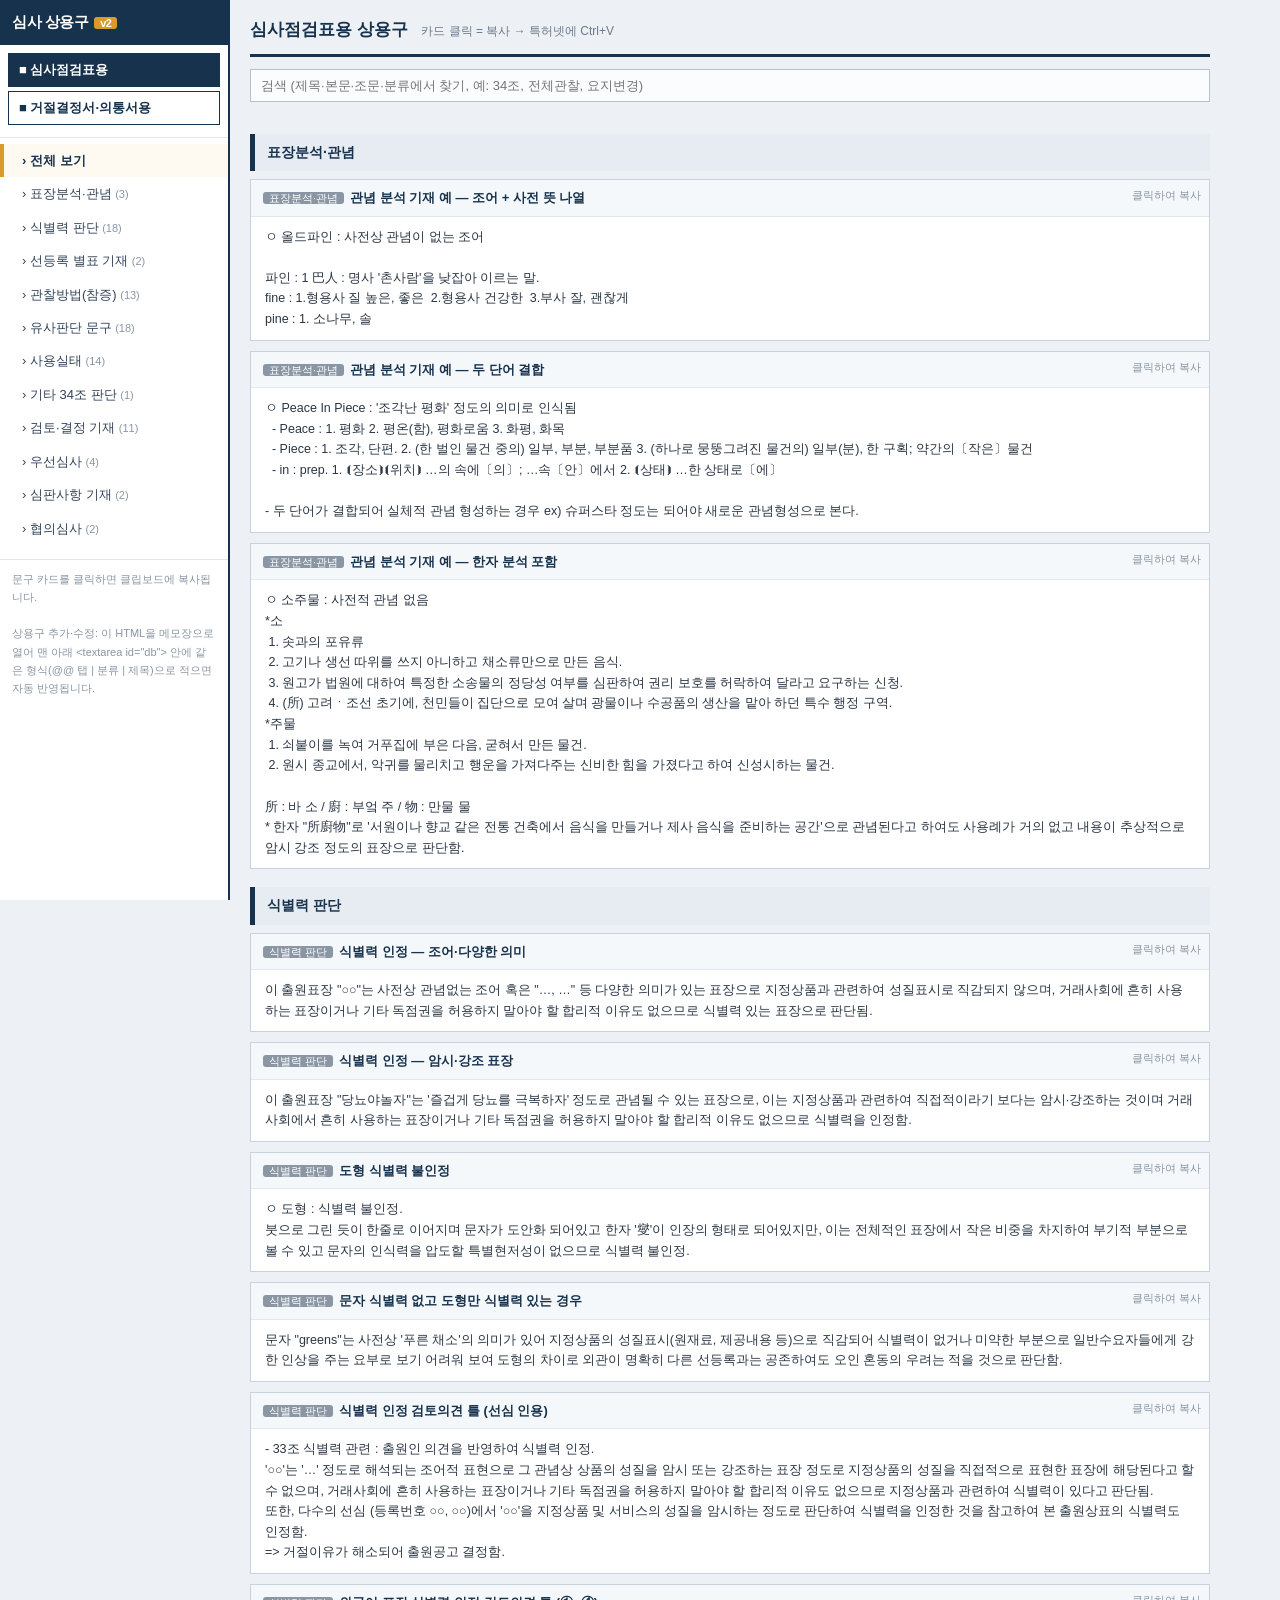
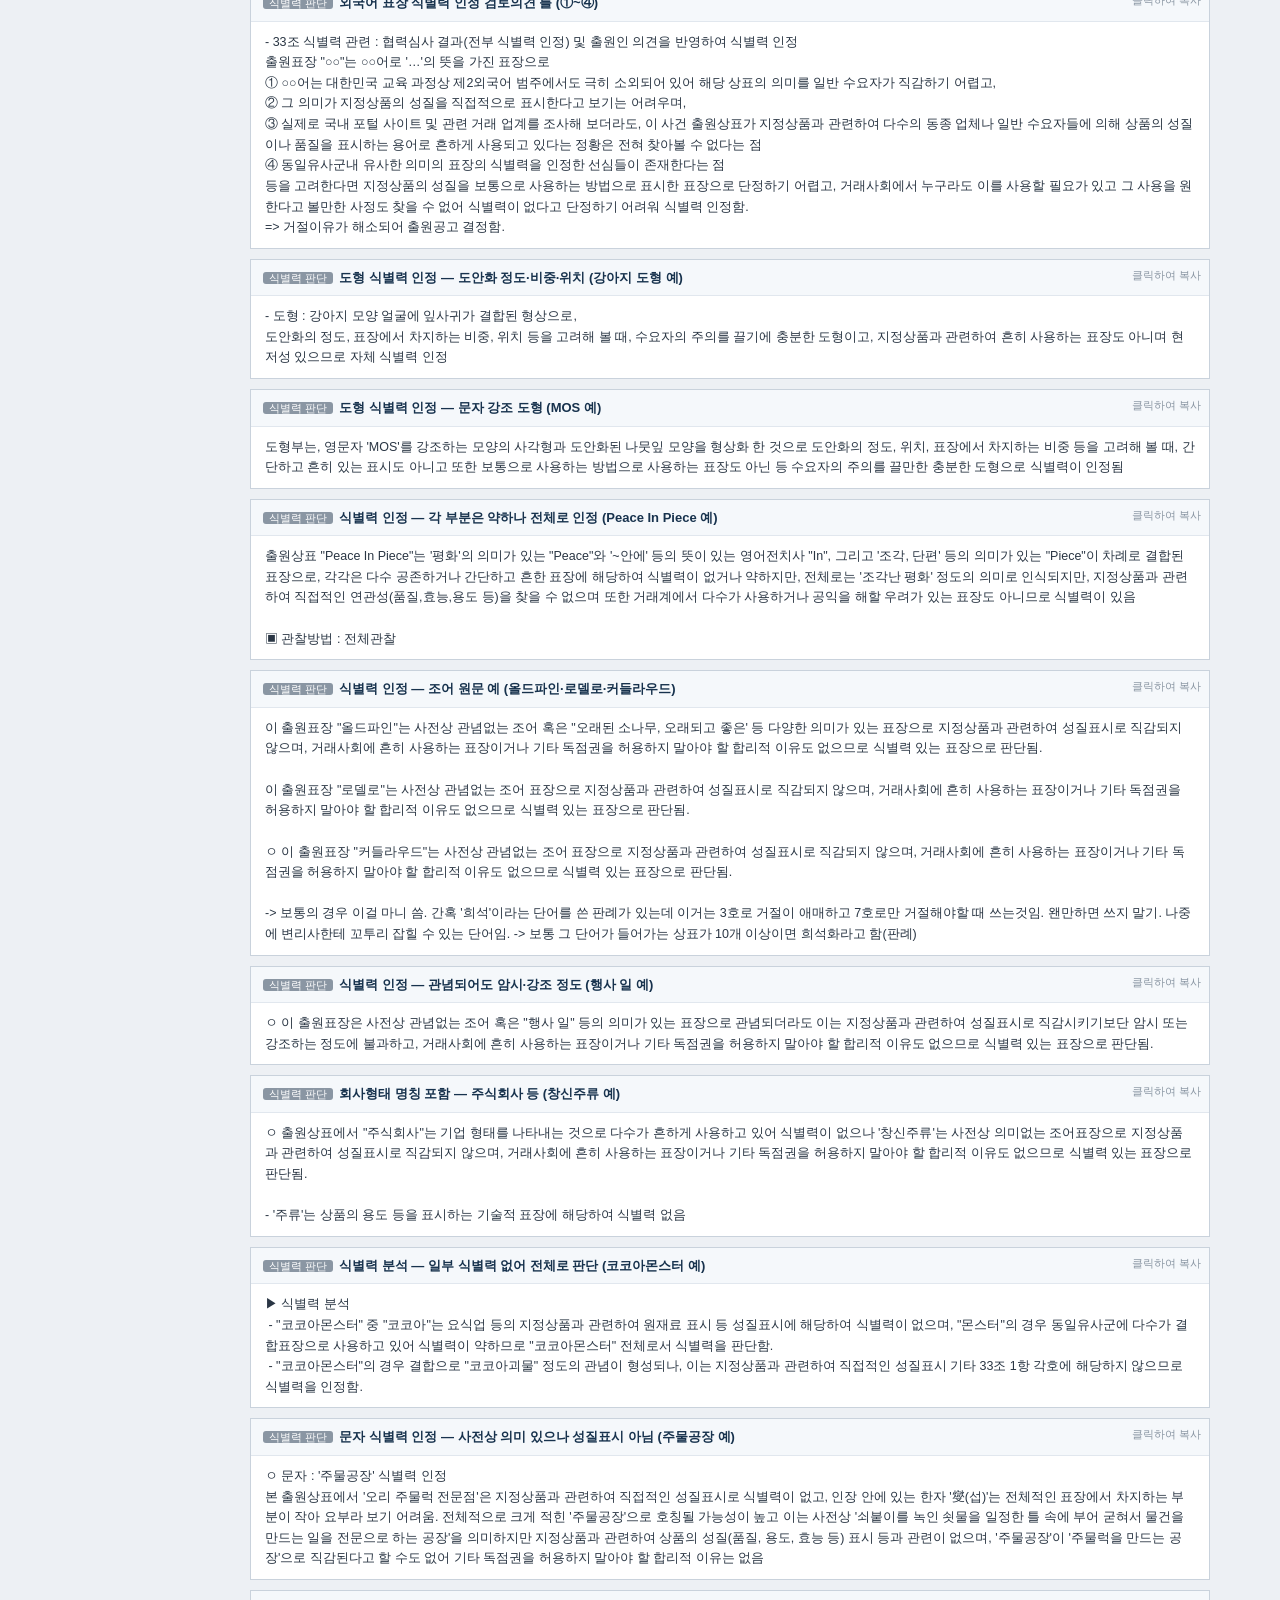
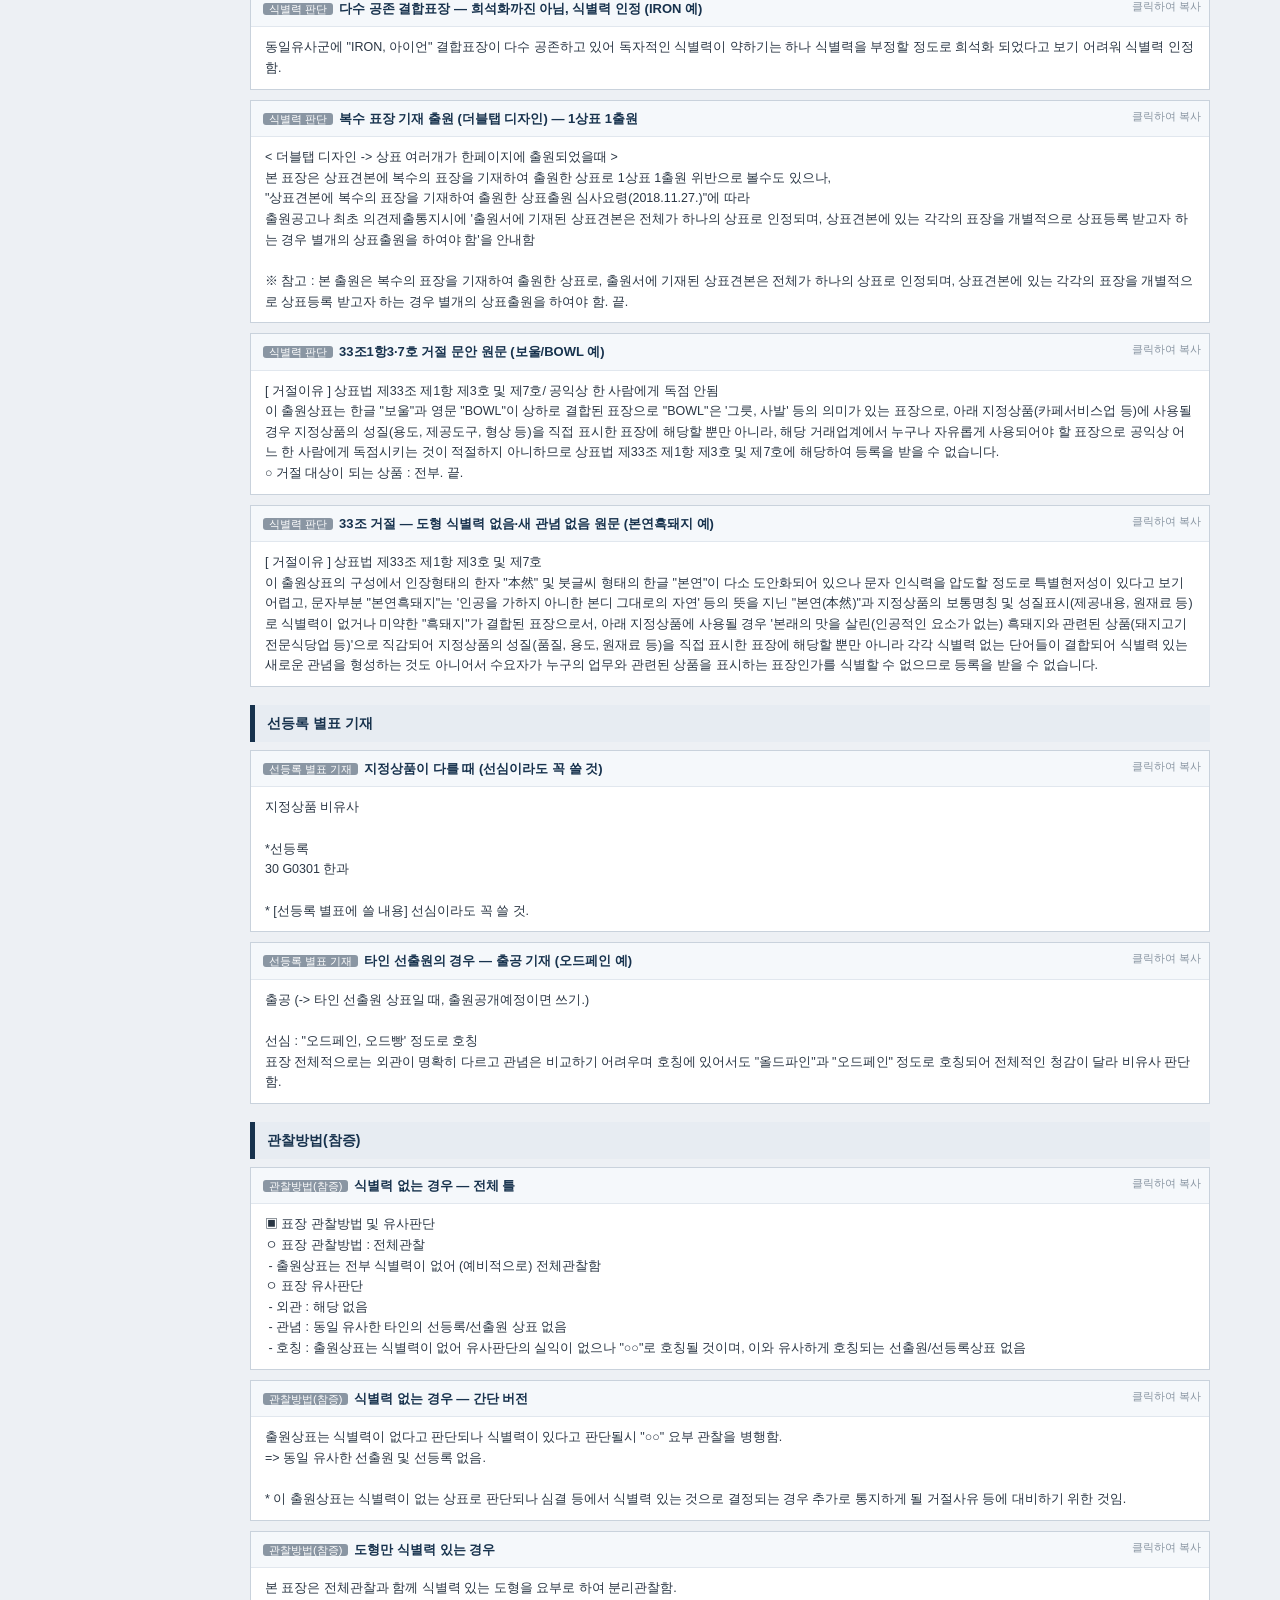
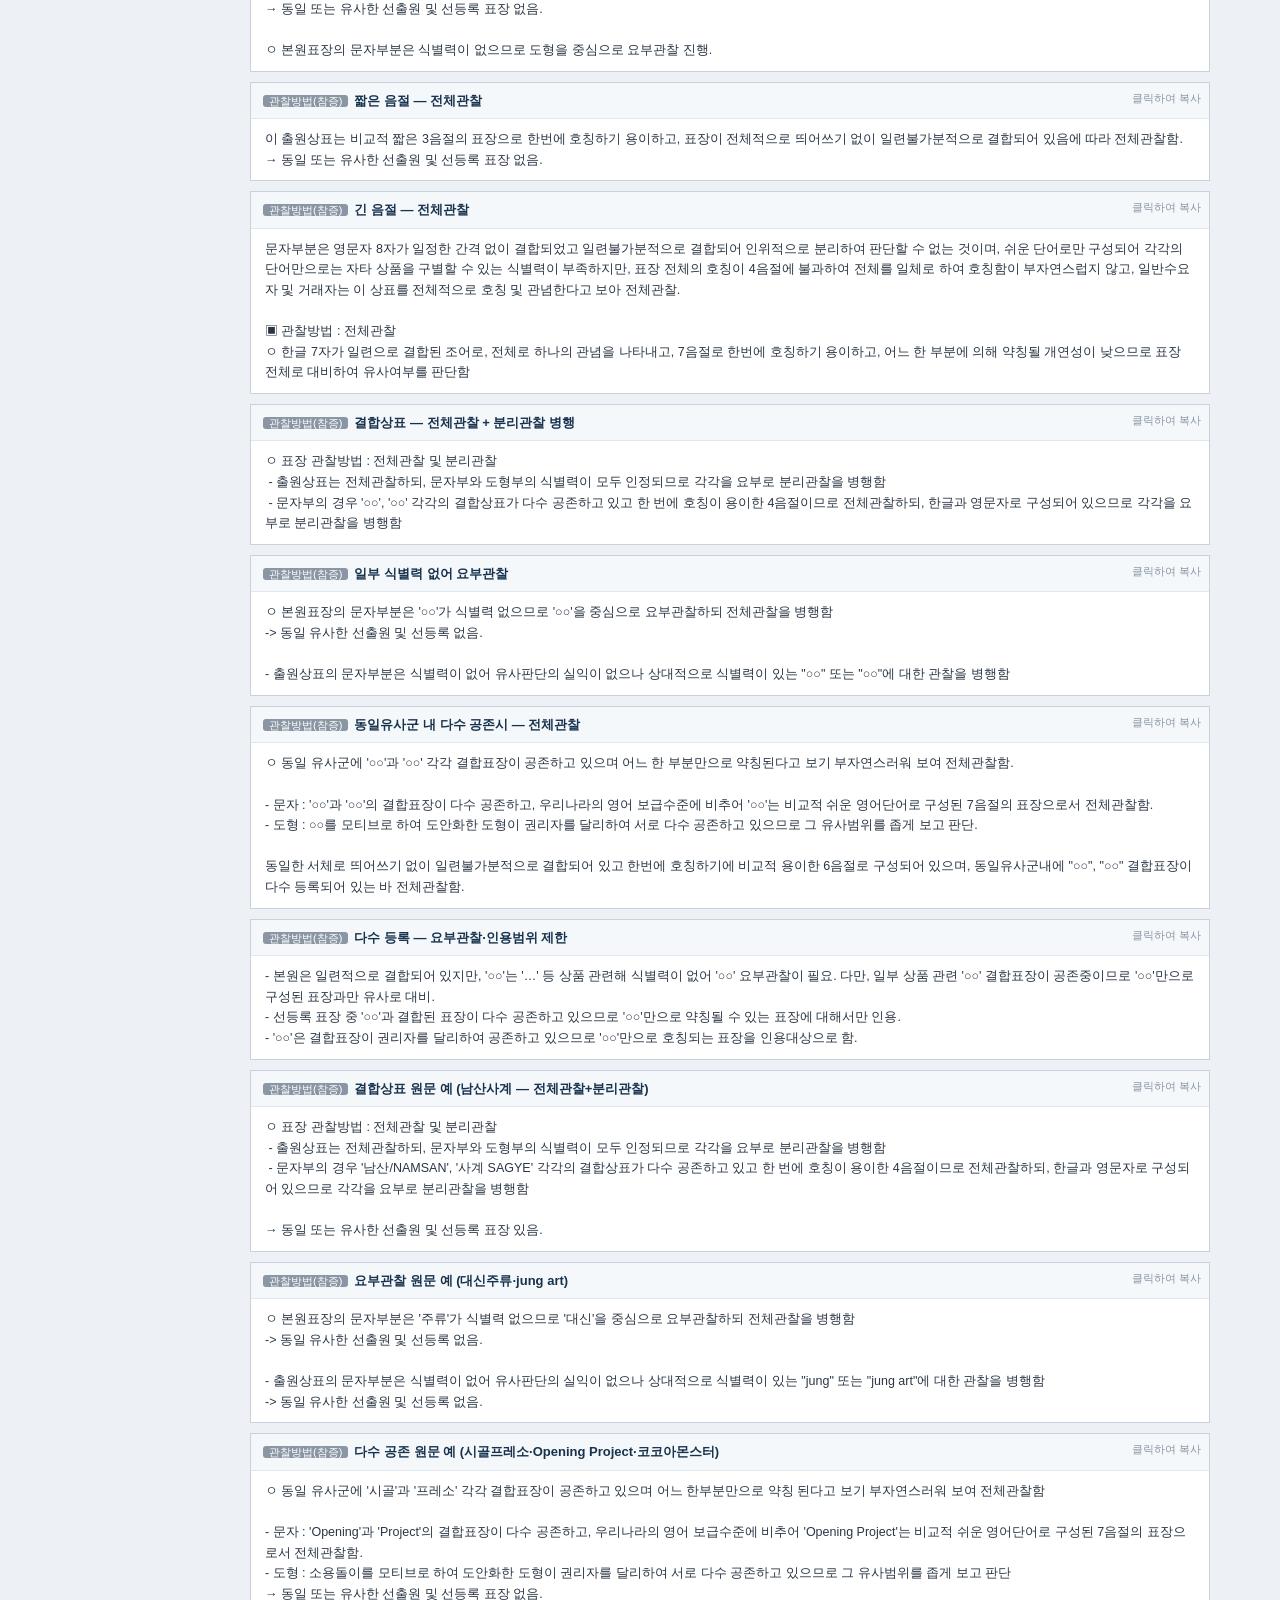
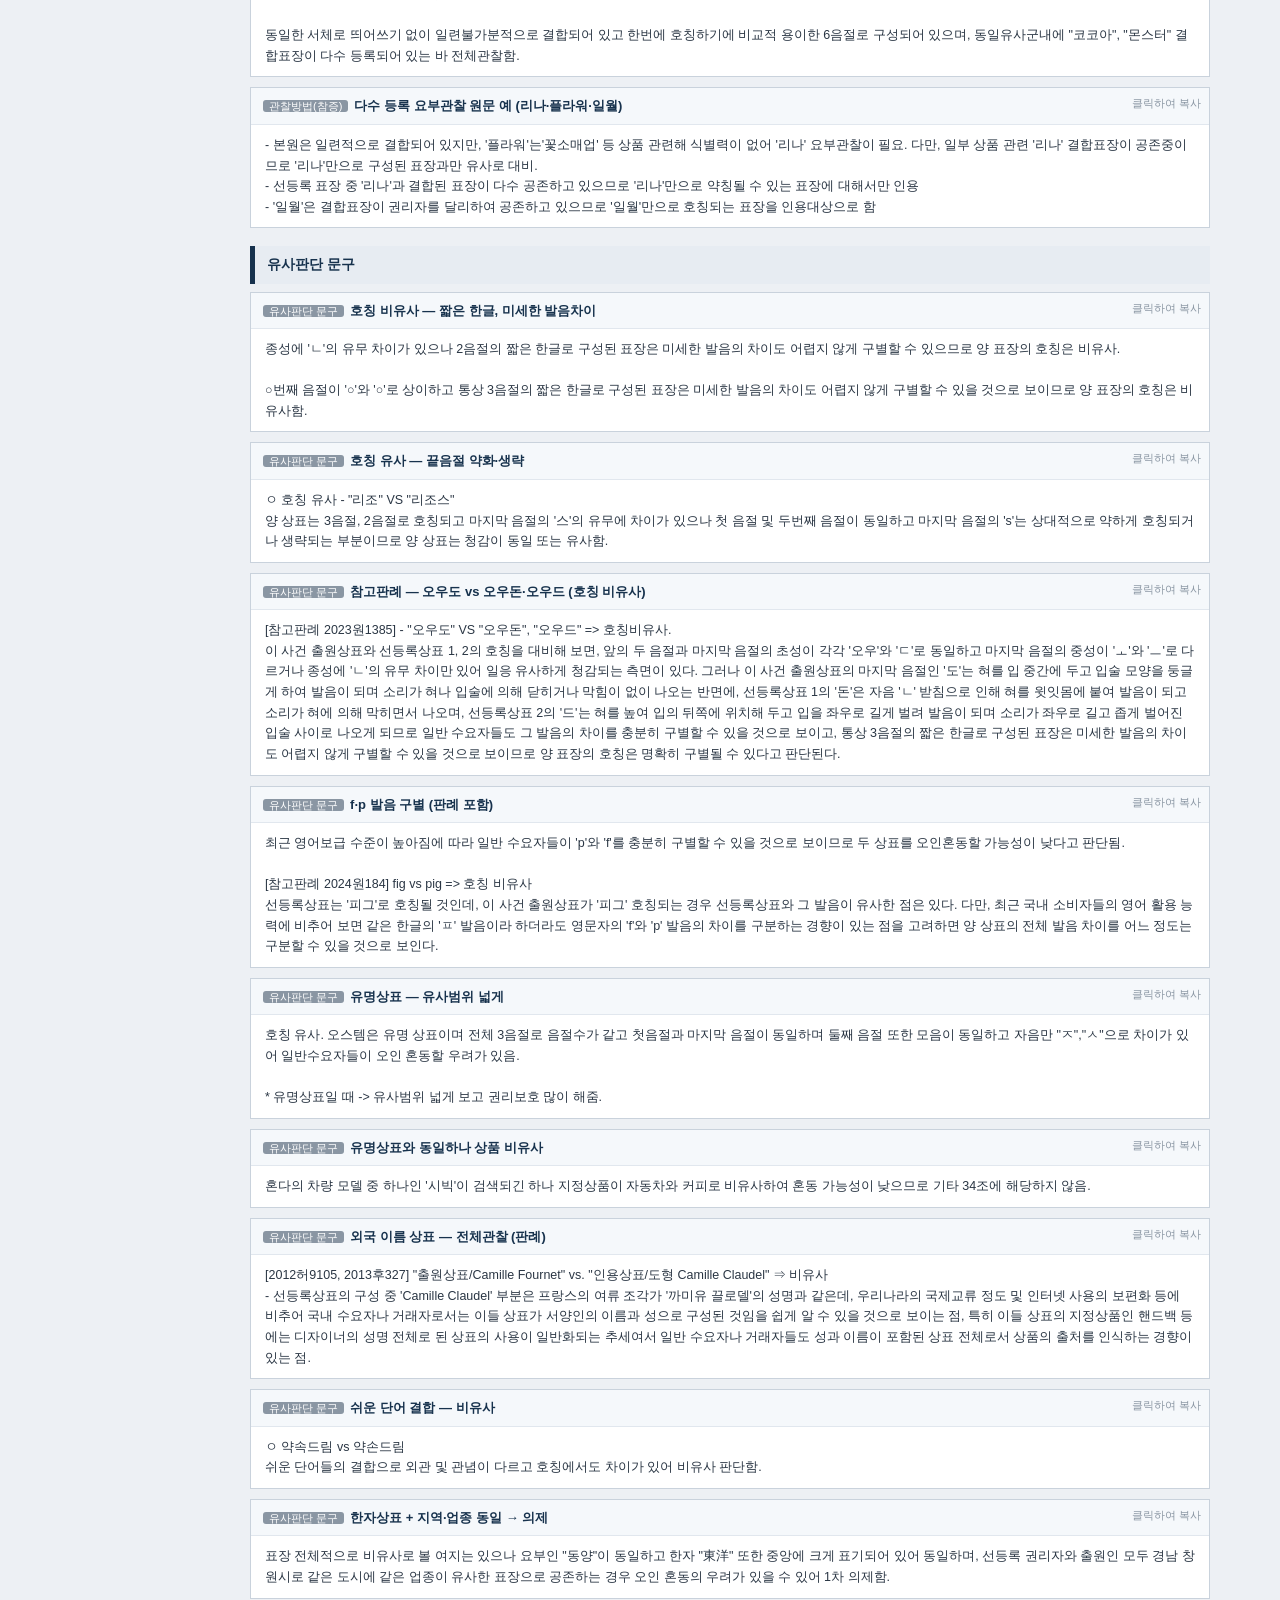
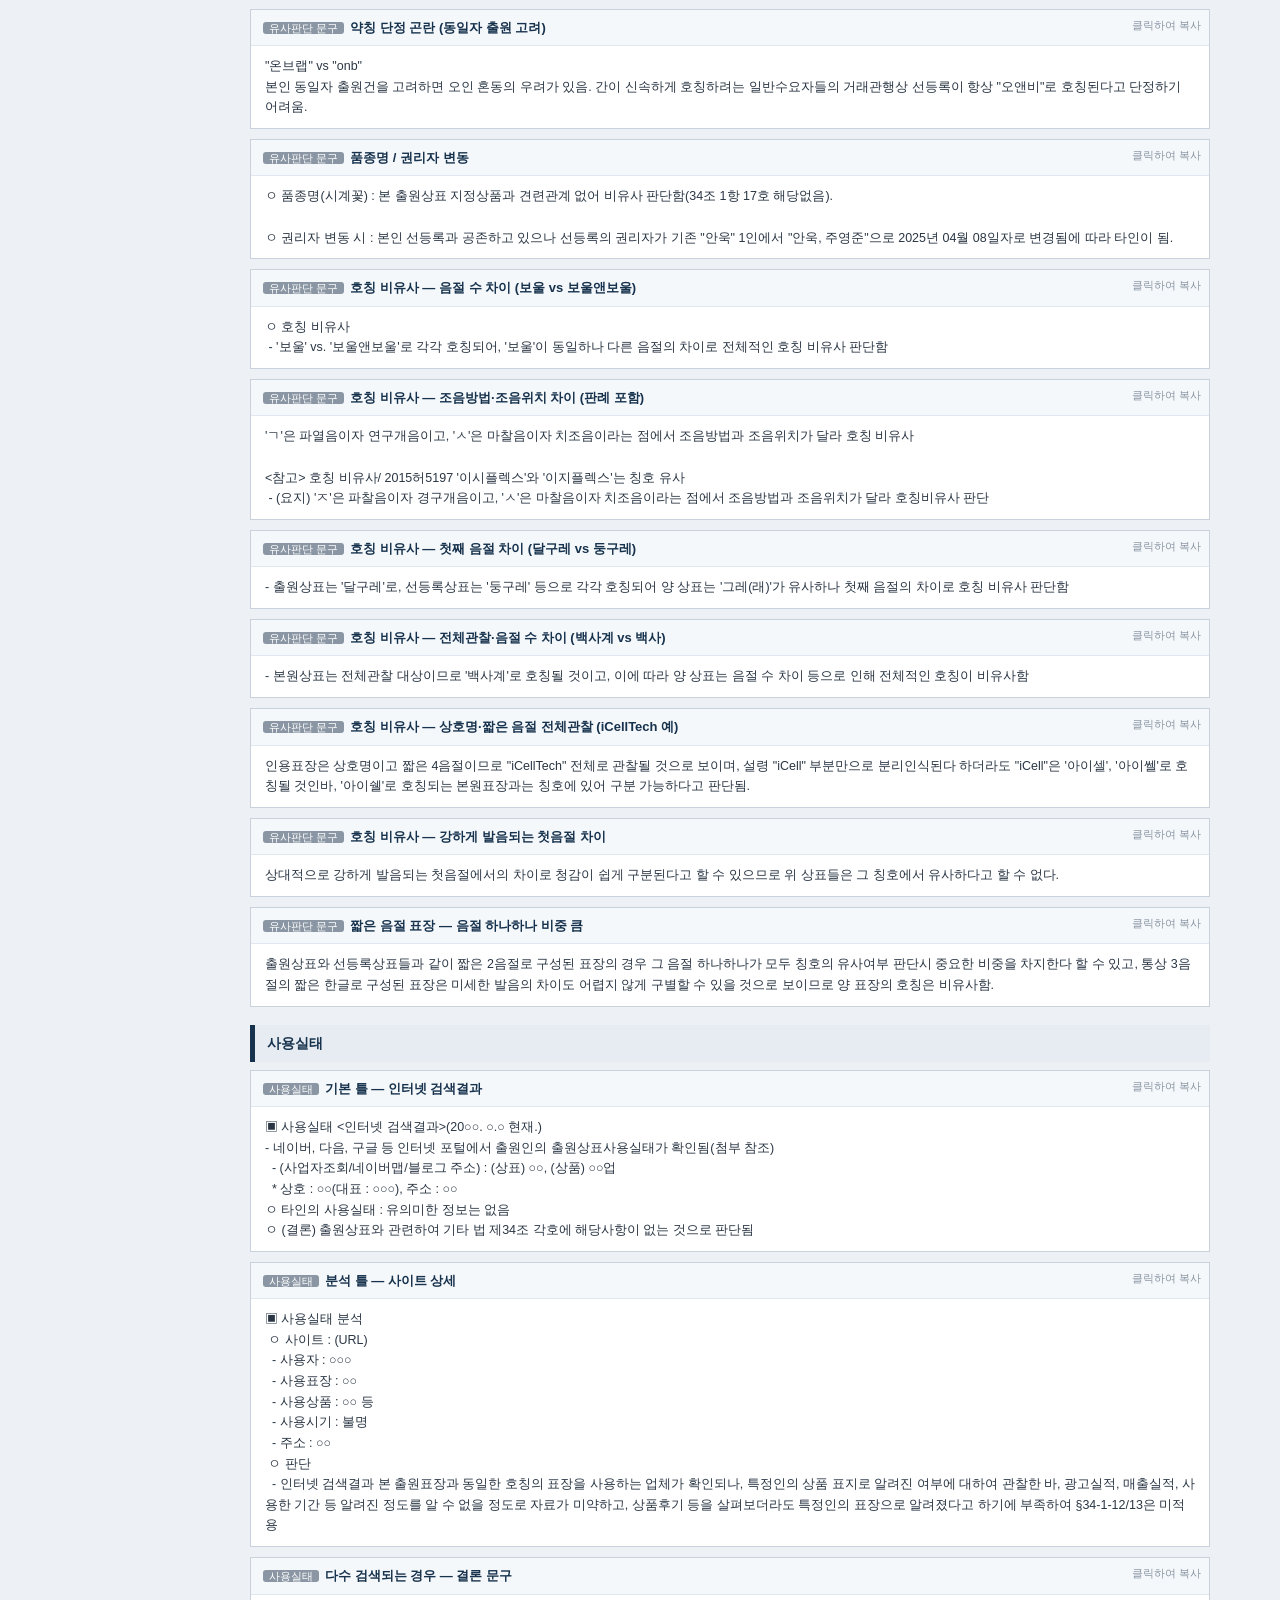
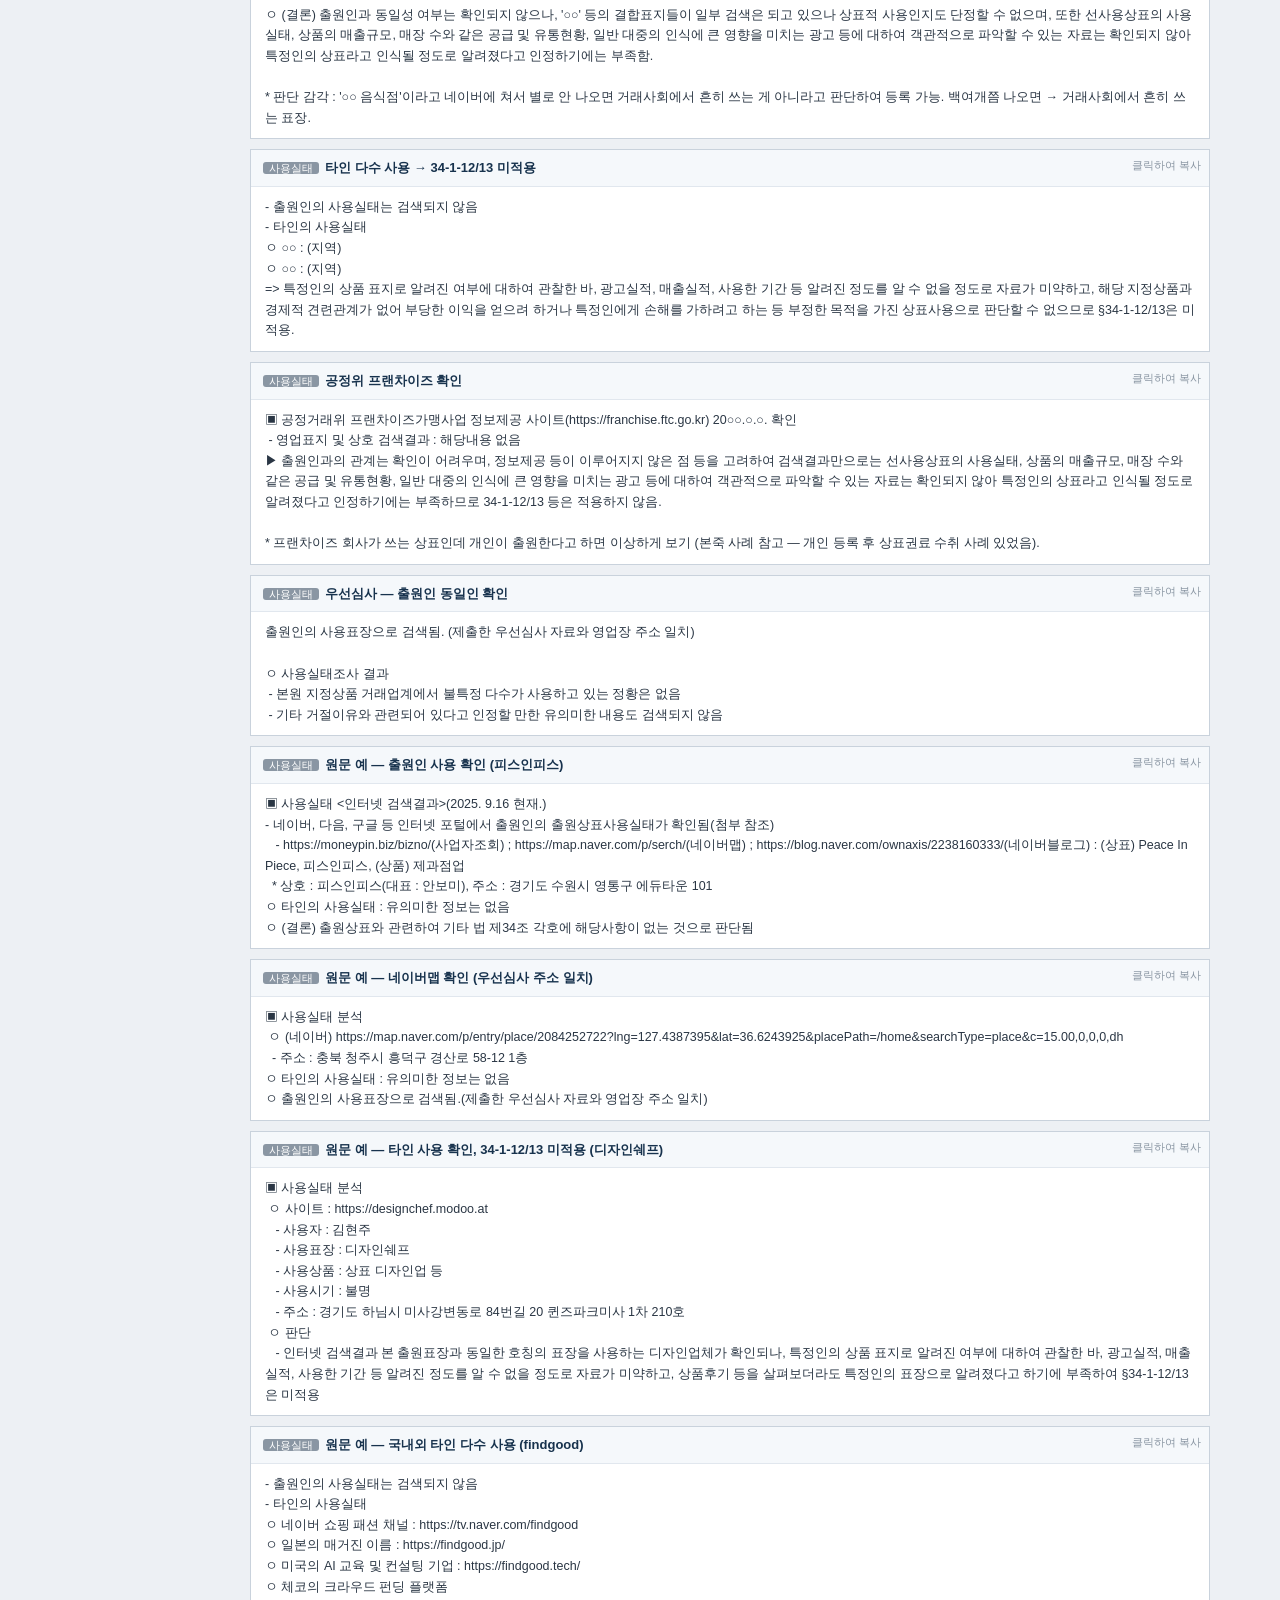
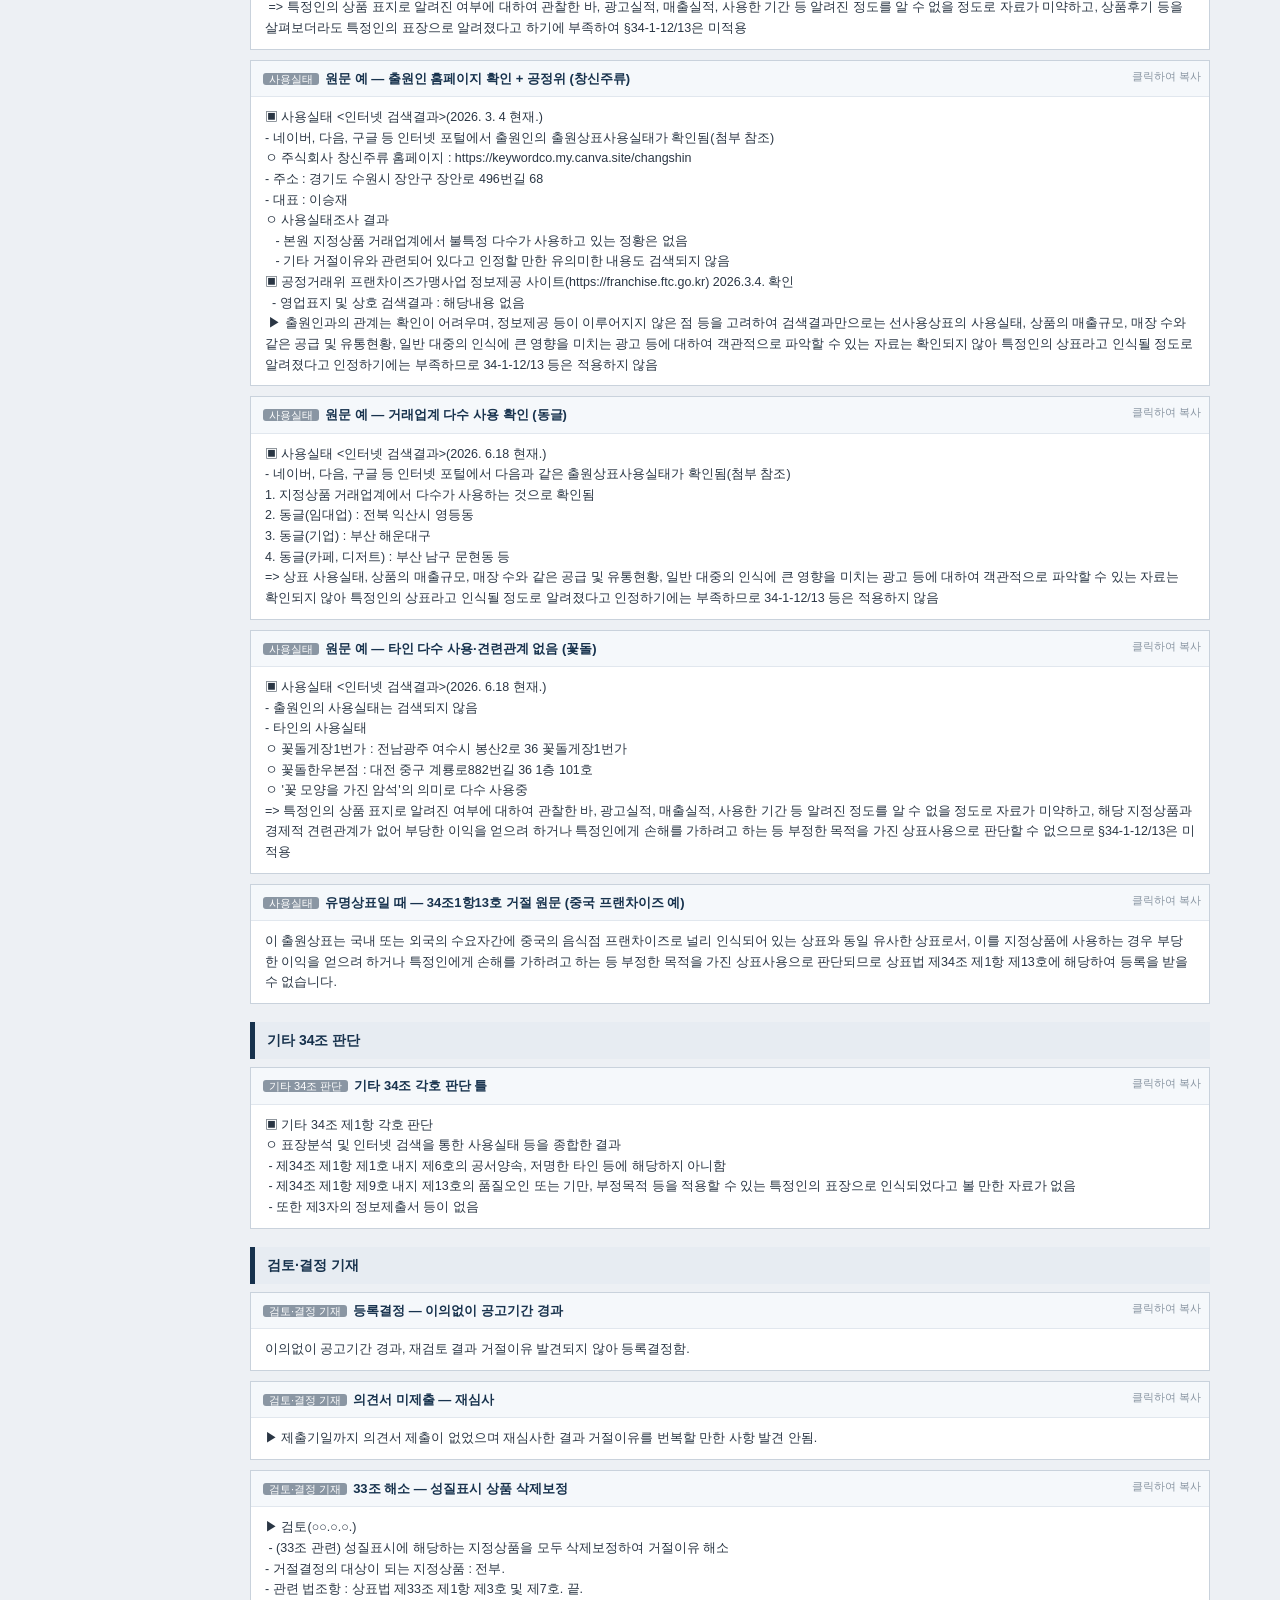
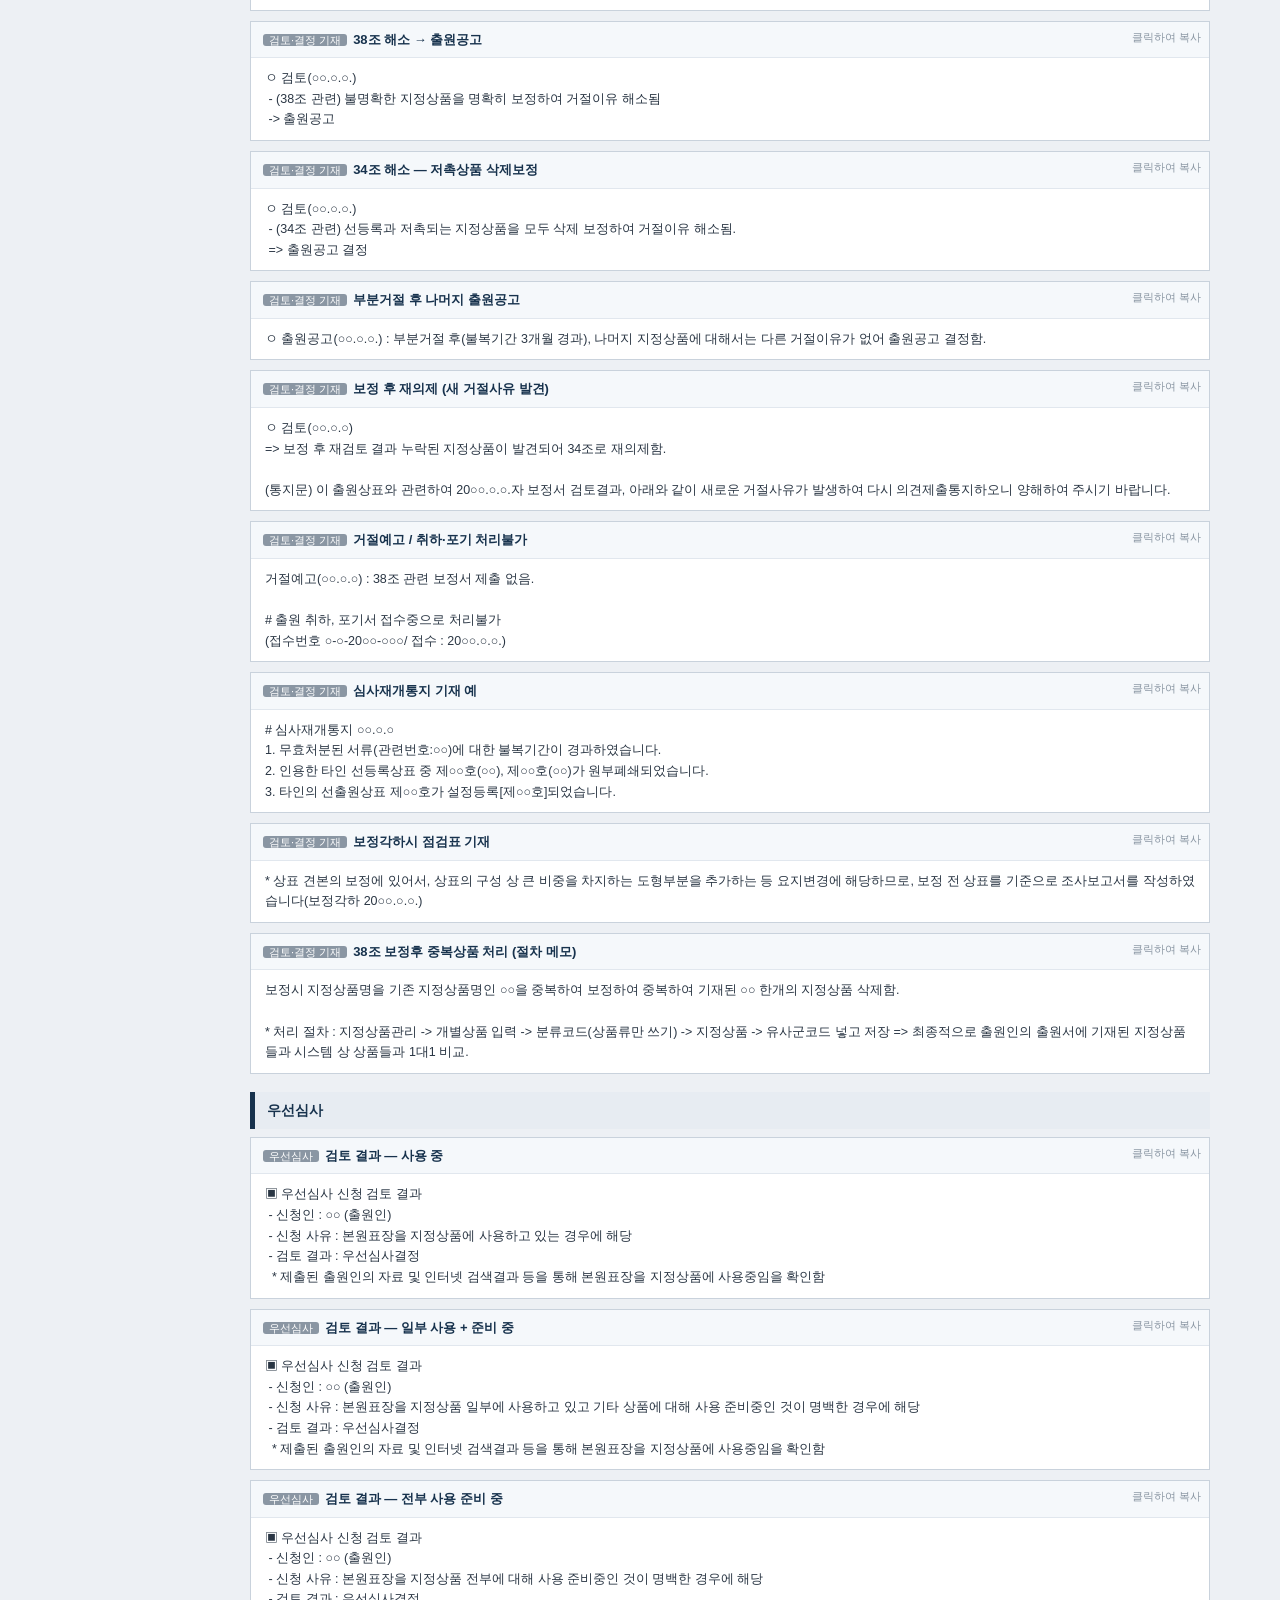
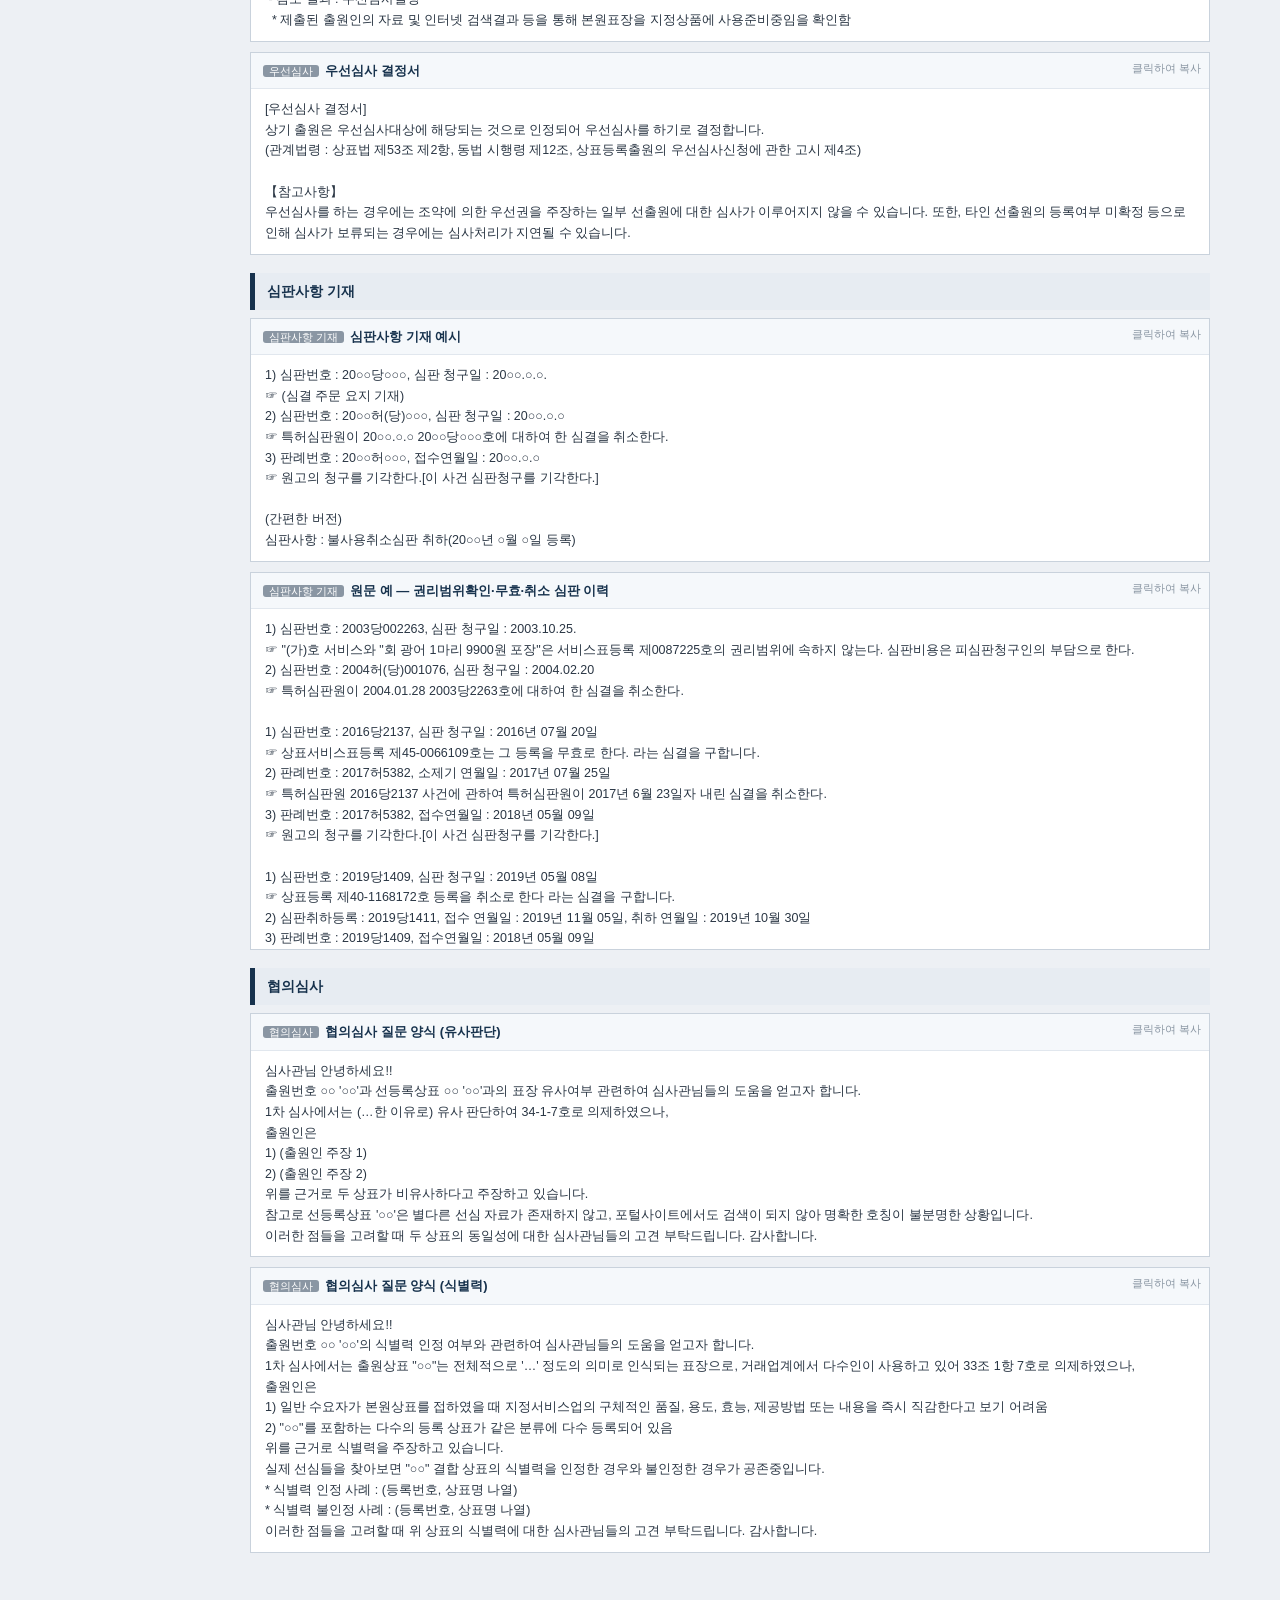
<file: 상용구모음.html>
<!DOCTYPE html>
<html lang="ko">
<head>
<meta charset="utf-8">
<meta http-equiv="X-UA-Compatible" content="IE=edge">
<title>상표심사 상용구 모음</title>
<style>
* { margin:0; padding:0; box-sizing:border-box; }
html { background:#EDF0F4; }
body {
  font-family:'Malgun Gothic',AppleGothic,sans-serif;
  color:#1C2733; font-size:13px; line-height:1.65;
}
/* ── 좌측 사이드바 (특허넷 문구삽입 패널 스타일) ── */
#side {
  position:fixed; left:0; top:0; bottom:0; width:230px;
  background:#FFFFFF; border-right:2px solid #17324D; overflow-y:auto;
  padding:0 0 30px 0;
}
#side h1 {
  font-size:15px; background:#17324D; color:#fff; padding:10px 12px;
  letter-spacing:-0.5px;
}
#side h1 .v { background:#D89B2B; color:#fff; font-size:11px; padding:0 6px; border-radius:3px; margin-left:6px; }
.tabs { padding:8px; border-bottom:1px solid #E1E7EE; }
.tabbtn {
  display:block; width:100%; text-align:left; cursor:pointer;
  font-family:inherit; font-size:13px; font-weight:bold;
  border:1px solid #17324D; background:#fff; color:#17324D;
  padding:7px 10px; margin-bottom:4px;
}
.tabbtn.on { background:#17324D; color:#fff; }
.cats { padding:6px 0; }
.cat {
  display:block; padding:6px 12px 6px 18px; cursor:pointer; color:#33445A;
  border-left:4px solid transparent;
}
.cat:hover { background:#F2F6FB; }
.cat.on { border-left-color:#D89B2B; background:#FEFAF1; color:#17324D; font-weight:bold; }
.cat .n { color:#8A96A3; font-size:11px; }
.sideinfo { padding:10px 12px; color:#8A96A3; font-size:11px; border-top:1px solid #E1E7EE; margin-top:8px; }

/* ── 우측 본문 ── */
#main { margin-left:230px; padding:16px 20px 80px 20px; max-width:1000px; }
.topbar { border-bottom:3px solid #17324D; padding-bottom:10px; margin-bottom:12px; }
.topbar h2 { font-size:17px; color:#17324D; display:inline; }
.topbar .sub { color:#6B7A8C; font-size:12px; margin-left:10px; }
#q {
  width:100%; border:1px solid #B7C2CE; padding:8px 10px; font-size:13px;
  font-family:inherit; background:#FBFCFD; margin-bottom:14px;
}
.cathead {
  font-size:14px; font-weight:bold; color:#17324D; background:#E7ECF2;
  padding:7px 12px; margin:18px 0 8px 0; border-left:5px solid #17324D;
}
.card {
  background:#fff; border:1px solid #C9D2DC; margin-bottom:10px; cursor:pointer;
  position:relative;
}
.card:hover { border-color:#17324D; }
.card .t {
  font-weight:bold; color:#17324D; padding:7px 12px; background:#F5F8FB;
  border-bottom:1px solid #E1E7EE; font-size:13px;
}
.card .t .tag {
  font-weight:normal; font-size:11px; color:#fff; background:#8A96A3;
  padding:0 6px; border-radius:3px; margin-right:6px;
}
.card pre {
  font-family:inherit; white-space:pre-wrap; word-break:break-all;
  padding:10px 14px; font-size:12.5px; color:#2A3644; max-height:340px; overflow-y:auto;
}
.card .cp {
  position:absolute; right:8px; top:6px; font-size:11px; color:#8A96A3;
}
.card.copied { border-color:#1E6E3C; }
.card.copied .cp { color:#1E6E3C; font-weight:bold; }
.hint { color:#8A96A3; font-size:12px; margin-bottom:10px; }
.noresult { color:#8A96A3; padding:30px 0; text-align:center; }
</style>
</head>
<body>

<div id="side">
  <h1>심사 상용구<span class="v">v2</span></h1>
  <div class="tabs">
    <button type="button" class="tabbtn on" id="tabChk" onclick="setTab('점검표')">■ 심사점검표용</button>
    <button type="button" class="tabbtn" id="tabRej" onclick="setTab('거절의통')">■ 거절결정서·의통서용</button>
  </div>
  <div class="cats" id="catList"></div>
  <div class="sideinfo">
    문구 카드를 클릭하면 클립보드에 복사됩니다.<br><br>
    상용구 추가·수정: 이 HTML을 메모장으로 열어 맨 아래
    &lt;textarea id="db"&gt; 안에 같은 형식(@@ 탭 | 분류 | 제목)으로
    적으면 자동 반영됩니다.
  </div>
</div>

<div id="main">
  <div class="topbar">
    <h2 id="mainTitle">심사점검표용 상용구</h2>
    <span class="sub">카드 클릭 = 복사 → 특허넷에 Ctrl+V</span>
  </div>
  <input type="text" id="q" placeholder="검색 (제목·본문·조문·분류에서 찾기, 예: 34조, 전체관찰, 요지변경)" onkeyup="render()">
  <div id="cards"></div>
</div>

<textarea id="db" style="display:none;">
@@ 점검표 | 표장분석·관념 | 관념 분석 기재 예 — 조어 + 사전 뜻 나열
ㅇ 올드파인 : 사전상 관념이 없는 조어

파인 : 1 巴人 : 명사 '촌사람'을 낮잡아 이르는 말.
fine : 1.형용사 질 높은, 좋은  2.형용사 건강한  3.부사 잘, 괜찮게
pine : 1. 소나무, 솔
@@ 점검표 | 표장분석·관념 | 관념 분석 기재 예 — 두 단어 결합
ㅇ Peace In Piece : '조각난 평화' 정도의 의미로 인식됨
  - Peace : 1. 평화 2. 평온(함), 평화로움 3. 화평, 화목
  - Piece : 1. 조각, 단편. 2. (한 벌인 물건 중의) 일부, 부분, 부분품 3. (하나로 뭉뚱그려진 물건의) 일부(분), 한 구획; 약간의〔작은〕물건
  - in : prep. 1. ⦗장소⦘⦗위치⦘ …의 속에〔의〕; …속〔안〕에서 2. ⦗상태⦘ …한 상태로〔에〕

- 두 단어가 결합되어 실체적 관념 형성하는 경우 ex) 슈퍼스타 정도는 되어야 새로운 관념형성으로 본다.
@@ 점검표 | 표장분석·관념 | 관념 분석 기재 예 — 한자 분석 포함
ㅇ 소주물 : 사전적 관념 없음
*소
 1. 솟과의 포유류
 2. 고기나 생선 따위를 쓰지 아니하고 채소류만으로 만든 음식.
 3. 원고가 법원에 대하여 특정한 소송물의 정당성 여부를 심판하여 권리 보호를 허락하여 달라고 요구하는 신청.
 4. (所) 고려ㆍ조선 초기에, 천민들이 집단으로 모여 살며 광물이나 수공품의 생산을 맡아 하던 특수 행정 구역.
*주물
 1. 쇠붙이를 녹여 거푸집에 부은 다음, 굳혀서 만든 물건.
 2. 원시 종교에서, 악귀를 물리치고 행운을 가져다주는 신비한 힘을 가졌다고 하여 신성시하는 물건.

所 : 바 소 / 廚 : 부엌 주 / 物 : 만물 물
* 한자 "所廚物"로 '서원이나 향교 같은 전통 건축에서 음식을 만들거나 제사 음식을 준비하는 공간'으로 관념된다고 하여도 사용례가 거의 없고 내용이 추상적으로 암시 강조 정도의 표장으로 판단함.
@@ 점검표 | 식별력 판단 | 식별력 인정 — 조어·다양한 의미
이 출원표장 "○○"는 사전상 관념없는 조어 혹은 "…, …" 등 다양한 의미가 있는 표장으로 지정상품과 관련하여 성질표시로 직감되지 않으며, 거래사회에 흔히 사용하는 표장이거나 기타 독점권을 허용하지 말아야 할 합리적 이유도 없으므로 식별력 있는 표장으로 판단됨.
@@ 점검표 | 식별력 판단 | 식별력 인정 — 암시·강조 표장
이 출원표장 "당뇨야놀자"는 '즐겁게 당뇨를 극복하자' 정도로 관념될 수 있는 표장으로, 이는 지정상품과 관련하여 직접적이라기 보다는 암시·강조하는 것이며 거래사회에서 흔히 사용하는 표장이거나 기타 독점권을 허용하지 말아야 할 합리적 이유도 없으므로 식별력을 인정함.
@@ 점검표 | 식별력 판단 | 도형 식별력 불인정
ㅇ 도형 : 식별력 불인정.
붓으로 그린 듯이 한줄로 이어지며 문자가 도안화 되어있고 한자 '燮'이 인장의 형태로 되어있지만, 이는 전체적인 표장에서 작은 비중을 차지하여 부기적 부분으로 볼 수 있고 문자의 인식력을 압도할 특별현저성이 없으므로 식별력 불인정.
@@ 점검표 | 식별력 판단 | 문자 식별력 없고 도형만 식별력 있는 경우
문자 "greens"는 사전상 '푸른 채소'의 의미가 있어 지정상품의 성질표시(원재료, 제공내용 등)으로 직감되어 식별력이 없거나 미약한 부분으로 일반수요자들에게 강한 인상을 주는 요부로 보기 어려워 보여 도형의 차이로 외관이 명확히 다른 선등록과는 공존하여도 오인 혼동의 우려는 적을 것으로 판단함.
@@ 점검표 | 식별력 판단 | 식별력 인정 검토의견 틀 (선심 인용)
- 33조 식별력 관련 : 출원인 의견을 반영하여 식별력 인정.
'○○'는 '…' 정도로 해석되는 조어적 표현으로 그 관념상 상품의 성질을 암시 또는 강조하는 표장 정도로 지정상품의 성질을 직접적으로 표현한 표장에 해당된다고 할 수 없으며, 거래사회에 흔히 사용하는 표장이거나 기타 독점권을 허용하지 말아야 할 합리적 이유도 없으므로 지정상품과 관련하여 식별력이 있다고 판단됨.
또한, 다수의 선심 (등록번호 ○○, ○○)에서 '○○'을 지정상품 및 서비스의 성질을 암시하는 정도로 판단하여 식별력을 인정한 것을 참고하여 본 출원상표의 식별력도 인정함.
=> 거절이유가 해소되어 출원공고 결정함.
@@ 점검표 | 식별력 판단 | 외국어 표장 식별력 인정 검토의견 틀 (①~④)
- 33조 식별력 관련 : 협력심사 결과(전부 식별력 인정) 및 출원인 의견을 반영하여 식별력 인정
출원표장 "○○"는 ○○어로 '…'의 뜻을 가진 표장으로
① ○○어는 대한민국 교육 과정상 제2외국어 범주에서도 극히 소외되어 있어 해당 상표의 의미를 일반 수요자가 직감하기 어렵고,
② 그 의미가 지정상품의 성질을 직접적으로 표시한다고 보기는 어려우며,
③ 실제로 국내 포털 사이트 및 관련 거래 업계를 조사해 보더라도, 이 사건 출원상표가 지정상품과 관련하여 다수의 동종 업체나 일반 수요자들에 의해 상품의 성질이나 품질을 표시하는 용어로 흔하게 사용되고 있다는 정황은 전혀 찾아볼 수 없다는 점
④ 동일유사군내 유사한 의미의 표장의 식별력을 인정한 선심들이 존재한다는 점
등을 고려한다면 지정상품의 성질을 보통으로 사용하는 방법으로 표시한 표장으로 단정하기 어렵고, 거래사회에서 누구라도 이를 사용할 필요가 있고 그 사용을 원한다고 볼만한 사정도 찾을 수 없어 식별력이 없다고 단정하기 어려워 식별력 인정함.
=> 거절이유가 해소되어 출원공고 결정함.
@@ 점검표 | 식별력 판단 | 도형 식별력 인정 — 도안화 정도·비중·위치 (강아지 도형 예)
- 도형 : 강아지 모양 얼굴에 잎사귀가 결합된 형상으로,
도안화의 정도, 표장에서 차지하는 비중, 위치 등을 고려해 볼 때, 수요자의 주의를 끌기에 충분한 도형이고, 지정상품과 관련하여 흔히 사용하는 표장도 아니며 현저성 있으므로 자체 식별력 인정
@@ 점검표 | 식별력 판단 | 도형 식별력 인정 — 문자 강조 도형 (MOS 예)
도형부는, 영문자 'MOS'를 강조하는 모양의 사각형과 도안화된 나뭇잎 모양을 형상화 한 것으로 도안화의 정도, 위치, 표장에서 차지하는 비중 등을 고려해 볼 때, 간단하고 흔히 있는 표시도 아니고 또한 보통으로 사용하는 방법으로 사용하는 표장도 아닌 등 수요자의 주의를 끌만한 충분한 도형으로 식별력이 인정됨
@@ 점검표 | 식별력 판단 | 식별력 인정 — 각 부분은 약하나 전체로 인정 (Peace In Piece 예)
출원상표 "Peace In Piece"는 '평화'의 의미가 있는 "Peace"와 '~안에' 등의 뜻이 있는 영어전치사 "In", 그리고 '조각, 단편' 등의 의미가 있는 "Piece"이 차례로 결합된 표장으로, 각각은 다수 공존하거나 간단하고 흔한 표장에 해당하여 식별력이 없거나 약하지만, 전체로는 '조각난 평화' 정도의 의미로 인식되지만, 지정상품과 관련하여 직접적인 연관성(품질,효능,용도 등)을 찾을 수 없으며 또한 거래계에서 다수가 사용하거나 공익을 해할 우려가 있는 표장도 아니므로 식별력이 있음

▣ 관찰방법 : 전체관찰
@@ 점검표 | 식별력 판단 | 식별력 인정 — 조어 원문 예 (올드파인·로델로·커들라우드)
이 출원표장 "올드파인"는 사전상 관념없는 조어 혹은 "오래된 소나무, 오래되고 좋은' 등 다양한 의미가 있는 표장으로 지정상품과 관련하여 성질표시로 직감되지 않으며, 거래사회에 흔히 사용하는 표장이거나 기타 독점권을 허용하지 말아야 할 합리적 이유도 없으므로 식별력 있는 표장으로 판단됨.

이 출원표장 "로델로"는 사전상 관념없는 조어 표장으로 지정상품과 관련하여 성질표시로 직감되지 않으며, 거래사회에 흔히 사용하는 표장이거나 기타 독점권을 허용하지 말아야 할 합리적 이유도 없으므로 식별력 있는 표장으로 판단됨.

ㅇ 이 출원표장 "커들라우드"는 사전상 관념없는 조어 표장으로 지정상품과 관련하여 성질표시로 직감되지 않으며, 거래사회에 흔히 사용하는 표장이거나 기타 독점권을 허용하지 말아야 할 합리적 이유도 없으므로 식별력 있는 표장으로 판단됨.

-> 보통의 경우 이걸 마니 씀. 간혹 '희석'이라는 단어를 쓴 판례가 있는데 이거는 3호로 거절이 애매하고 7호로만 거절해야할 때 쓰는것임. 왠만하면 쓰지 말기. 나중에 변리사한테 꼬투리 잡힐 수 있는 단어임. -> 보통 그 단어가 들어가는 상표가 10개 이상이면 희석화라고 함(판례)
@@ 점검표 | 식별력 판단 | 식별력 인정 — 관념되어도 암시·강조 정도 (행사 일 예)
ㅇ 이 출원표장은 사전상 관념없는 조어 혹은 "행사 일" 등의 의미가 있는 표장으로 관념되더라도 이는 지정상품과 관련하여 성질표시로 직감시키기보단 암시 또는 강조하는 정도에 불과하고, 거래사회에 흔히 사용하는 표장이거나 기타 독점권을 허용하지 말아야 할 합리적 이유도 없으므로 식별력 있는 표장으로 판단됨.
@@ 점검표 | 식별력 판단 | 회사형태 명칭 포함 — 주식회사 등 (창신주류 예)
ㅇ 출원상표에서 "주식회사"는 기업 형태를 나타내는 것으로 다수가 흔하게 사용하고 있어 식별력이 없으나 '창신주류'는 사전상 의미없는 조어표장으로 지정상품과 관련하여 성질표시로 직감되지 않으며, 거래사회에 흔히 사용하는 표장이거나 기타 독점권을 허용하지 말아야 할 합리적 이유도 없으므로 식별력 있는 표장으로 판단됨.

- '주류'는 상품의 용도 등을 표시하는 기술적 표장에 해당하여 식별력 없음
@@ 점검표 | 식별력 판단 | 식별력 분석 — 일부 식별력 없어 전체로 판단 (코코아몬스터 예)
▶ 식별력 분석
 - "코코아몬스터" 중 "코코아"는 요식업 등의 지정상품과 관련하여 원재료 표시 등 성질표시에 해당하여 식별력이 없으며, "몬스터"의 경우 동일유사군에 다수가 결합표장으로 사용하고 있어 식별력이 약하므로 "코코아몬스터" 전체로서 식별력을 판단함.
 - "코코아몬스터"의 경우 결합으로 "코코아괴물" 정도의 관념이 형성되나, 이는 지정상품과 관련하여 직접적인 성질표시 기타 33조 1항 각호에 해당하지 않으므로 식별력을 인정함.
@@ 점검표 | 식별력 판단 | 문자 식별력 인정 — 사전상 의미 있으나 성질표시 아님 (주물공장 예)
ㅇ 문자 : '주물공장' 식별력 인정
본 출원상표에서 '오리 주물럭 전문점'은 지정상품과 관련하여 직접적인 성질표시로 식별력이 없고, 인장 안에 있는 한자 '燮(섭)'는 전체적인 표장에서 차지하는 부분이 작아 요부라 보기 어려움. 전체적으로 크게 적힌 '주물공장'으로 호칭될 가능성이 높고 이는 사전상 '쇠붙이를 녹인 쇳물을 일정한 틀 속에 부어 굳혀서 물건을 만드는 일을 전문으로 하는 공장'을 의미하지만 지정상품과 관련하여 상품의 성질(품질, 용도, 효능 등) 표시 등과 관련이 없으며, '주물공장'이 '주물럭을 만드는 공장'으로 직감된다고 할 수도 없어 기타 독점권을 허용하지 말아야 할 합리적 이유는 없음
@@ 점검표 | 식별력 판단 | 다수 공존 결합표장 — 희석화까진 아님, 식별력 인정 (IRON 예)
동일유사군에 "IRON, 아이언" 결합표장이 다수 공존하고 있어 독자적인 식별력이 약하기는 하나 식별력을 부정할 정도로 희석화 되었다고 보기 어려워 식별력 인정함.
@@ 점검표 | 식별력 판단 | 복수 표장 기재 출원 (더블탭 디자인) — 1상표 1출원
< 더블탭 디자인 -> 상표 여러개가 한페이지에 출원되었을때 >
본 표장은 상표견본에 복수의 표장을 기재하여 출원한 상표로 1상표 1출원 위반으로 볼수도 있으나,
"상표견본에 복수의 표장을 기재하여 출원한 상표출원 심사요령(2018.11.27.)"에 따라
출원공고나 최초 의견제출통지시에 '출원서에 기재된 상표견본은 전체가 하나의 상표로 인정되며, 상표견본에 있는 각각의 표장을 개별적으로 상표등록 받고자 하는 경우 별개의 상표출원을 하여야 함'을 안내함

※ 참고 : 본 출원은 복수의 표장을 기재하여 출원한 상표로, 출원서에 기재된 상표견본은 전체가 하나의 상표로 인정되며, 상표견본에 있는 각각의 표장을 개별적으로 상표등록 받고자 하는 경우 별개의 상표출원을 하여야 함. 끝.
@@ 점검표 | 식별력 판단 | 33조1항3·7호 거절 문안 원문 (보울/BOWL 예)
[ 거절이유 ] 상표법 제33조 제1항 제3호 및 제7호/ 공익상 한 사람에게 독점 안됨
이 출원상표는 한글 "보울"과 영문 "BOWL"이 상하로 결합된 표장으로 "BOWL"은 '그릇, 사발' 등의 의미가 있는 표장으로, 아래 지정상품(카페서비스업 등)에 사용될 경우 지정상품의 성질(용도, 제공도구, 형상 등)을 직접 표시한 표장에 해당할 뿐만 아니라, 해당 거래업계에서 누구나 자유롭게 사용되어야 할 표장으로 공익상 어느 한 사람에게 독점시키는 것이 적절하지 아니하므로 상표법 제33조 제1항 제3호 및 제7호에 해당하여 등록을 받을 수 없습니다.
○ 거절 대상이 되는 상품 : 전부. 끝.
@@ 점검표 | 식별력 판단 | 33조 거절 — 도형 식별력 없음·새 관념 없음 원문 (본연흑돼지 예)
[ 거절이유 ] 상표법 제33조 제1항 제3호 및 제7호
이 출원상표의 구성에서 인장형태의 한자 "本然" 및 붓글씨 형태의 한글 "본연"이 다소 도안화되어 있으나 문자 인식력을 압도할 정도로 특별현저성이 있다고 보기 어렵고, 문자부분 "본연흑돼지"는 '인공을 가하지 아니한 본디 그대로의 자연' 등의 뜻을 지닌 "본연(本然)"과 지정상품의 보통명칭 및 성질표시(제공내용, 원재료 등)로 식별력이 없거나 미약한 "흑돼지"가 결합된 표장으로서, 아래 지정상품에 사용될 경우 '본래의 맛을 살린(인공적인 요소가 없는) 흑돼지와 관련된 상품(돼지고기 전문식당업 등)'으로 직감되어 지정상품의 성질(품질, 용도, 원재료 등)을 직접 표시한 표장에 해당할 뿐만 아니라 각각 식별력 없는 단어들이 결합되어 식별력 있는 새로운 관념을 형성하는 것도 아니어서 수요자가 누구의 업무와 관련된 상품을 표시하는 표장인가를 식별할 수 없으므로 등록을 받을 수 없습니다.
@@ 점검표 | 선등록 별표 기재 | 지정상품이 다를 때 (선심이라도 꼭 쓸 것)
지정상품 비유사

*선등록
30 G0301 한과

* [선등록 별표에 쓸 내용] 선심이라도 꼭 쓸 것.
@@ 점검표 | 선등록 별표 기재 | 타인 선출원의 경우 — 출공 기재 (오드페인 예)
출공 (-> 타인 선출원 상표일 때, 출원공개예정이면 쓰기.)

선심 : "오드페인, 오드빵' 정도로 호칭
표장 전체적으로는 외관이 명확히 다르고 관념은 비교하기 어려우며 호칭에 있어서도 "올드파인"과 "오드페인" 정도로 호칭되어 전체적인 청감이 달라 비유사 판단함.
@@ 점검표 | 관찰방법(참증) | 식별력 없는 경우 — 전체 틀
▣ 표장 관찰방법 및 유사판단
ㅇ 표장 관찰방법 : 전체관찰
 - 출원상표는 전부 식별력이 없어 (예비적으로) 전체관찰함
ㅇ 표장 유사판단
 - 외관 : 해당 없음
 - 관념 : 동일 유사한 타인의 선등록/선출원 상표 없음
 - 호칭 : 출원상표는 식별력이 없어 유사판단의 실익이 없으나 "○○"로 호칭될 것이며, 이와 유사하게 호칭되는 선출원/선등록상표 없음
@@ 점검표 | 관찰방법(참증) | 식별력 없는 경우 — 간단 버전
출원상표는 식별력이 없다고 판단되나 식별력이 있다고 판단될시 "○○" 요부 관찰을 병행함.
=> 동일 유사한 선출원 및 선등록 없음.

* 이 출원상표는 식별력이 없는 상표로 판단되나 심결 등에서 식별력 있는 것으로 결정되는 경우 추가로 통지하게 될 거절사유 등에 대비하기 위한 것임.
@@ 점검표 | 관찰방법(참증) | 도형만 식별력 있는 경우
본 표장은 전체관찰과 함께 식별력 있는 도형을 요부로 하여 분리관찰함.
→ 동일 또는 유사한 선출원 및 선등록 표장 없음.

ㅇ 본원표장의 문자부분은 식별력이 없으므로 도형을 중심으로 요부관찰 진행.
@@ 점검표 | 관찰방법(참증) | 짧은 음절 — 전체관찰
이 출원상표는 비교적 짧은 3음절의 표장으로 한번에 호칭하기 용이하고, 표장이 전체적으로 띄어쓰기 없이 일련불가분적으로 결합되어 있음에 따라 전체관찰함.
→ 동일 또는 유사한 선출원 및 선등록 표장 없음.
@@ 점검표 | 관찰방법(참증) | 긴 음절 — 전체관찰
문자부분은 영문자 8자가 일정한 간격 없이 결합되었고 일련불가분적으로 결합되어 인위적으로 분리하여 판단할 수 없는 것이며, 쉬운 단어로만 구성되어 각각의 단어만으로는 자타 상품을 구별할 수 있는 식별력이 부족하지만, 표장 전체의 호칭이 4음절에 불과하여 전체를 일체로 하여 호칭함이 부자연스럽지 않고, 일반수요자 및 거래자는 이 상표를 전체적으로 호칭 및 관념한다고 보아 전체관찰.

▣ 관찰방법 : 전체관찰
ㅇ 한글 7자가 일련으로 결합된 조어로, 전체로 하나의 관념을 나타내고, 7음절로 한번에 호칭하기 용이하고, 어느 한 부분에 의해 약칭될 개연성이 낮으므로 표장 전체로 대비하여 유사여부를 판단함
@@ 점검표 | 관찰방법(참증) | 결합상표 — 전체관찰 + 분리관찰 병행
ㅇ 표장 관찰방법 : 전체관찰 및 분리관찰
 - 출원상표는 전체관찰하되, 문자부와 도형부의 식별력이 모두 인정되므로 각각을 요부로 분리관찰을 병행함
 - 문자부의 경우 '○○', '○○' 각각의 결합상표가 다수 공존하고 있고 한 번에 호칭이 용이한 4음절이므로 전체관찰하되, 한글과 영문자로 구성되어 있으므로 각각을 요부로 분리관찰을 병행함
@@ 점검표 | 관찰방법(참증) | 일부 식별력 없어 요부관찰
ㅇ 본원표장의 문자부분은 '○○'가 식별력 없으므로 '○○'을 중심으로 요부관찰하되 전체관찰을 병행함
-> 동일 유사한 선출원 및 선등록 없음.

- 출원상표의 문자부분은 식별력이 없어 유사판단의 실익이 없으나 상대적으로 식별력이 있는 "○○" 또는 "○○"에 대한 관찰을 병행함
@@ 점검표 | 관찰방법(참증) | 동일유사군 내 다수 공존시 — 전체관찰
ㅇ 동일 유사군에 '○○'과 '○○' 각각 결합표장이 공존하고 있으며 어느 한 부분만으로 약칭된다고 보기 부자연스러워 보여 전체관찰함.

- 문자 : '○○'과 '○○'의 결합표장이 다수 공존하고, 우리나라의 영어 보급수준에 비추어 '○○'는 비교적 쉬운 영어단어로 구성된 7음절의 표장으로서 전체관찰함.
- 도형 : ○○를 모티브로 하여 도안화한 도형이 권리자를 달리하여 서로 다수 공존하고 있으므로 그 유사범위를 좁게 보고 판단.

동일한 서체로 띄어쓰기 없이 일련불가분적으로 결합되어 있고 한번에 호칭하기에 비교적 용이한 6음절로 구성되어 있으며, 동일유사군내에 "○○", "○○" 결합표장이 다수 등록되어 있는 바 전체관찰함.
@@ 점검표 | 관찰방법(참증) | 다수 등록 — 요부관찰·인용범위 제한
- 본원은 일련적으로 결합되어 있지만, '○○'는 '…' 등 상품 관련해 식별력이 없어 '○○' 요부관찰이 필요. 다만, 일부 상품 관련 '○○' 결합표장이 공존중이므로 '○○'만으로 구성된 표장과만 유사로 대비.
- 선등록 표장 중 '○○'과 결합된 표장이 다수 공존하고 있으므로 '○○'만으로 약칭될 수 있는 표장에 대해서만 인용.
- '○○'은 결합표장이 권리자를 달리하여 공존하고 있으므로 '○○'만으로 호칭되는 표장을 인용대상으로 함.
@@ 점검표 | 관찰방법(참증) | 결합상표 원문 예 (남산사계 — 전체관찰+분리관찰)
ㅇ 표장 관찰방법 : 전체관찰 및 분리관찰
 - 출원상표는 전체관찰하되, 문자부와 도형부의 식별력이 모두 인정되므로 각각을 요부로 분리관찰을 병행함
 - 문자부의 경우 '남산/NAMSAN', '사계 SAGYE' 각각의 결합상표가 다수 공존하고 있고 한 번에 호칭이 용이한 4음절이므로 전체관찰하되, 한글과 영문자로 구성되어 있으므로 각각을 요부로 분리관찰을 병행함

→ 동일 또는 유사한 선출원 및 선등록 표장 있음.
@@ 점검표 | 관찰방법(참증) | 요부관찰 원문 예 (대신주류·jung art)
ㅇ 본원표장의 문자부분은 '주류'가 식별력 없으므로 '대신'을 중심으로 요부관찰하되 전체관찰을 병행함
-> 동일 유사한 선출원 및 선등록 없음.

- 출원상표의 문자부분은 식별력이 없어 유사판단의 실익이 없으나 상대적으로 식별력이 있는 "jung" 또는 "jung art"에 대한 관찰을 병행함
-> 동일 유사한 선출원 및 선등록 없음.
@@ 점검표 | 관찰방법(참증) | 다수 공존 원문 예 (시골프레소·Opening Project·코코아몬스터)
ㅇ 동일 유사군에 '시골'과 '프레소' 각각 결합표장이 공존하고 있으며 어느 한부분만으로 약칭 된다고 보기 부자연스러워 보여 전체관찰함

- 문자 : 'Opening'과 'Project'의 결합표장이 다수 공존하고, 우리나라의 영어 보급수준에 비추어 'Opening Project'는 비교적 쉬운 영어단어로 구성된 7음절의 표장으로서 전체관찰함.
- 도형 : 소용돌이를 모티브로 하여 도안화한 도형이 권리자를 달리하여 서로 다수 공존하고 있으므로 그 유사범위를 좁게 보고 판단
→ 동일 또는 유사한 선출원 및 선등록 표장 없음.

동일한 서체로 띄어쓰기 없이 일련불가분적으로 결합되어 있고 한번에 호칭하기에 비교적 용이한 6음절로 구성되어 있으며, 동일유사군내에 "코코아", "몬스터" 결합표장이 다수 등록되어 있는 바 전체관찰함.
@@ 점검표 | 관찰방법(참증) | 다수 등록 요부관찰 원문 예 (리나·플라워·일월)
- 본원은 일련적으로 결합되어 있지만, '플라워'는'꽃소매업' 등 상품 관련해 식별력이 없어 '리나' 요부관찰이 필요. 다만, 일부 상품 관련 '리나' 결합표장이 공존중이므로 '리나'만으로 구성된 표장과만 유사로 대비.
- 선등록 표장 중 '리나'과 결합된 표장이 다수 공존하고 있으므로 '리나'만으로 약칭될 수 있는 표장에 대해서만 인용
- '일월'은 결합표장이 권리자를 달리하여 공존하고 있으므로 '일월'만으로 호칭되는 표장을 인용대상으로 함
@@ 점검표 | 유사판단 문구 | 호칭 비유사 — 짧은 한글, 미세한 발음차이
종성에 'ㄴ'의 유무 차이가 있으나 2음절의 짧은 한글로 구성된 표장은 미세한 발음의 차이도 어렵지 않게 구별할 수 있으므로 양 표장의 호칭은 비유사.

○번째 음절이 '○'와 '○'로 상이하고 통상 3음절의 짧은 한글로 구성된 표장은 미세한 발음의 차이도 어렵지 않게 구별할 수 있을 것으로 보이므로 양 표장의 호칭은 비유사함.
@@ 점검표 | 유사판단 문구 | 호칭 유사 — 끝음절 약화·생략
ㅇ 호칭 유사 - "리조" VS "리조스"
양 상표는 3음절, 2음절로 호칭되고 마지막 음절의 '스'의 유무에 차이가 있으나 첫 음절 및 두번째 음절이 동일하고 마지막 음절의 's'는 상대적으로 약하게 호칭되거나 생략되는 부분이므로 양 상표는 청감이 동일 또는 유사함.
@@ 점검표 | 유사판단 문구 | 참고판례 — 오우도 vs 오우돈·오우드 (호칭 비유사)
[참고판례 2023원1385] - "오우도" VS "오우돈", "오우드" => 호칭비유사.
이 사건 출원상표와 선등록상표 1, 2의 호칭을 대비해 보면, 앞의 두 음절과 마지막 음절의 초성이 각각 '오우'와 'ㄷ'로 동일하고 마지막 음절의 중성이 'ㅗ'와 'ㅡ'로 다르거나 종성에 'ㄴ'의 유무 차이만 있어 일응 유사하게 청감되는 측면이 있다. 그러나 이 사건 출원상표의 마지막 음절인 '도'는 혀를 입 중간에 두고 입술 모양을 둥글게 하여 발음이 되며 소리가 혀나 입술에 의해 닫히거나 막힘이 없이 나오는 반면에, 선등록상표 1의 '돈'은 자음 'ㄴ' 받침으로 인해 혀를 윗잇몸에 붙여 발음이 되고 소리가 혀에 의해 막히면서 나오며, 선등록상표 2의 '드'는 혀를 높여 입의 뒤쪽에 위치해 두고 입을 좌우로 길게 벌려 발음이 되며 소리가 좌우로 길고 좁게 벌어진 입술 사이로 나오게 되므로 일반 수요자들도 그 발음의 차이를 충분히 구별할 수 있을 것으로 보이고, 통상 3음절의 짧은 한글로 구성된 표장은 미세한 발음의 차이도 어렵지 않게 구별할 수 있을 것으로 보이므로 양 표장의 호칭은 명확히 구별될 수 있다고 판단된다.
@@ 점검표 | 유사판단 문구 | f·p 발음 구별 (판례 포함)
최근 영어보급 수준이 높아짐에 따라 일반 수요자들이 'p'와 'f'를 충분히 구별할 수 있을 것으로 보이므로 두 상표를 오인혼동할 가능성이 낮다고 판단됨.

[참고판례 2024원184] fig vs pig => 호칭 비유사
선등록상표는 '피그'로 호칭될 것인데, 이 사건 출원상표가 '피그' 호칭되는 경우 선등록상표와 그 발음이 유사한 점은 있다. 다만, 최근 국내 소비자들의 영어 활용 능력에 비추어 보면 같은 한글의 'ㅍ' 발음이라 하더라도 영문자의 'f'와 'p' 발음의 차이를 구분하는 경향이 있는 점을 고려하면 양 상표의 전체 발음 차이를 어느 정도는 구분할 수 있을 것으로 보인다.
@@ 점검표 | 유사판단 문구 | 유명상표 — 유사범위 넓게
호칭 유사. 오스템은 유명 상표이며 전체 3음절로 음절수가 같고 첫음절과 마지막 음절이 동일하며 둘째 음절 또한 모음이 동일하고 자음만 "ㅈ","ㅅ"으로 차이가 있어 일반수요자들이 오인 혼동할 우려가 있음.

* 유명상표일 때 -> 유사범위 넓게 보고 권리보호 많이 해줌.
@@ 점검표 | 유사판단 문구 | 유명상표와 동일하나 상품 비유사
혼다의 차량 모델 중 하나인 '시빅'이 검색되긴 하나 지정상품이 자동차와 커피로 비유사하여 혼동 가능성이 낮으므로 기타 34조에 해당하지 않음.
@@ 점검표 | 유사판단 문구 | 외국 이름 상표 — 전체관찰 (판례)
[2012허9105, 2013후327] "출원상표/Camille Fournet" vs. "인용상표/도형 Camille Claudel" ⇒ 비유사
- 선등록상표의 구성 중 'Camille Claudel' 부분은 프랑스의 여류 조각가 '까미유 끌로델'의 성명과 같은데, 우리나라의 국제교류 정도 및 인터넷 사용의 보편화 등에 비추어 국내 수요자나 거래자로서는 이들 상표가 서양인의 이름과 성으로 구성된 것임을 쉽게 알 수 있을 것으로 보이는 점, 특히 이들 상표의 지정상품인 핸드백 등에는 디자이너의 성명 전체로 된 상표의 사용이 일반화되는 추세여서 일반 수요자나 거래자들도 성과 이름이 포함된 상표 전체로서 상품의 출처를 인식하는 경향이 있는 점.
@@ 점검표 | 유사판단 문구 | 쉬운 단어 결합 — 비유사
ㅇ 약속드림 vs 약손드림
쉬운 단어들의 결합으로 외관 및 관념이 다르고 호칭에서도 차이가 있어 비유사 판단함.
@@ 점검표 | 유사판단 문구 | 한자상표 + 지역·업종 동일 → 의제
표장 전체적으로 비유사로 볼 여지는 있으나 요부인 "동양"이 동일하고 한자 "東洋" 또한 중앙에 크게 표기되어 있어 동일하며, 선등록 권리자와 출원인 모두 경남 창원시로 같은 도시에 같은 업종이 유사한 표장으로 공존하는 경우 오인 혼동의 우려가 있을 수 있어 1차 의제함.
@@ 점검표 | 유사판단 문구 | 약칭 단정 곤란 (동일자 출원 고려)
"온브랩" vs "onb"
본인 동일자 출원건을 고려하면 오인 혼동의 우려가 있음. 간이 신속하게 호칭하려는 일반수요자들의 거래관행상 선등록이 항상 "오앤비"로 호칭된다고 단정하기 어려움.
@@ 점검표 | 유사판단 문구 | 품종명 / 권리자 변동
ㅇ 품종명(시계꽃) : 본 출원상표 지정상품과 견련관계 없어 비유사 판단함(34조 1항 17호 해당없음).

ㅇ 권리자 변동 시 : 본인 선등록과 공존하고 있으나 선등록의 권리자가 기존 "안욱" 1인에서 "안욱, 주영준"으로 2025년 04월 08일자로 변경됨에 따라 타인이 됨.
@@ 점검표 | 유사판단 문구 | 호칭 비유사 — 음절 수 차이 (보울 vs 보울앤보울)
ㅇ 호칭 비유사
 - '보울' vs. '보울앤보울'로 각각 호칭되어, '보울'이 동일하나 다른 음절의 차이로 전체적인 호칭 비유사 판단함
@@ 점검표 | 유사판단 문구 | 호칭 비유사 — 조음방법·조음위치 차이 (판례 포함)
'ㄱ'은 파열음이자 연구개음이고, 'ㅅ'은 마찰음이자 치조음이라는 점에서 조음방법과 조음위치가 달라 호칭 비유사

<참고> 호칭 비유사/ 2015허5197 '이시플렉스'와 '이지플렉스'는 칭호 유사
 - (요지) 'ㅈ'은 파찰음이자 경구개음이고, 'ㅅ'은 마찰음이자 치조음이라는 점에서 조음방법과 조음위치가 달라 호칭비유사 판단
@@ 점검표 | 유사판단 문구 | 호칭 비유사 — 첫째 음절 차이 (달구레 vs 둥구레)
- 출원상표는 '달구레'로, 선등록상표는 '둥구레' 등으로 각각 호칭되어 양 상표는 '그레(래)'가 유사하나 첫째 음절의 차이로 호칭 비유사 판단함
@@ 점검표 | 유사판단 문구 | 호칭 비유사 — 전체관찰·음절 수 차이 (백사계 vs 백사)
- 본원상표는 전체관찰 대상이므로 '백사계'로 호칭될 것이고, 이에 따라 양 상표는 음절 수 차이 등으로 인해 전체적인 호칭이 비유사함
@@ 점검표 | 유사판단 문구 | 호칭 비유사 — 상호명·짧은 음절 전체관찰 (iCellTech 예)
인용표장은 상호명이고 짧은 4음절이므로 "iCellTech" 전체로 관찰될 것으로 보이며, 설령 "iCell" 부분만으로 분리인식된다 하더라도 "iCell"은 '아이셀', '아이쎌'로 호칭될 것인바, '아이쉘'로 호칭되는 본원표장과는 칭호에 있어 구분 가능하다고 판단됨.
@@ 점검표 | 유사판단 문구 | 호칭 비유사 — 강하게 발음되는 첫음절 차이
상대적으로 강하게 발음되는 첫음절에서의 차이로 청감이 쉽게 구분된다고 할 수 있으므로 위 상표들은 그 칭호에서 유사하다고 할 수 없다.
@@ 점검표 | 유사판단 문구 | 짧은 음절 표장 — 음절 하나하나 비중 큼
출원상표와 선등록상표들과 같이 짧은 2음절로 구성된 표장의 경우 그 음절 하나하나가 모두 칭호의 유사여부 판단시 중요한 비중을 차지한다 할 수 있고, 통상 3음절의 짧은 한글로 구성된 표장은 미세한 발음의 차이도 어렵지 않게 구별할 수 있을 것으로 보이므로 양 표장의 호칭은 비유사함.
@@ 점검표 | 사용실태 | 기본 틀 — 인터넷 검색결과
▣ 사용실태 <인터넷 검색결과>(20○○. ○.○ 현재.)
- 네이버, 다음, 구글 등 인터넷 포털에서 출원인의 출원상표사용실태가 확인됨(첨부 참조)
  - (사업자조회/네이버맵/블로그 주소) : (상표) ○○, (상품) ○○업
  * 상호 : ○○(대표 : ○○○), 주소 : ○○
ㅇ 타인의 사용실태 : 유의미한 정보는 없음
ㅇ (결론) 출원상표와 관련하여 기타 법 제34조 각호에 해당사항이 없는 것으로 판단됨
@@ 점검표 | 사용실태 | 분석 틀 — 사이트 상세
▣ 사용실태 분석
 ㅇ 사이트 : (URL)
  - 사용자 : ○○○
  - 사용표장 : ○○
  - 사용상품 : ○○ 등
  - 사용시기 : 불명
  - 주소 : ○○
 ㅇ 판단
  - 인터넷 검색결과 본 출원표장과 동일한 호칭의 표장을 사용하는 업체가 확인되나, 특정인의 상품 표지로 알려진 여부에 대하여 관찰한 바, 광고실적, 매출실적, 사용한 기간 등 알려진 정도를 알 수 없을 정도로 자료가 미약하고, 상품후기 등을 살펴보더라도 특정인의 표장으로 알려졌다고 하기에 부족하여 §34-1-12/13은 미적용
@@ 점검표 | 사용실태 | 다수 검색되는 경우 — 결론 문구
ㅇ (결론) 출원인과 동일성 여부는 확인되지 않으나, '○○' 등의 결합표지들이 일부 검색은 되고 있으나 상표적 사용인지도 단정할 수 없으며, 또한 선사용상표의 사용실태, 상품의 매출규모, 매장 수와 같은 공급 및 유통현황, 일반 대중의 인식에 큰 영향을 미치는 광고 등에 대하여 객관적으로 파악할 수 있는 자료는 확인되지 않아 특정인의 상표라고 인식될 정도로 알려졌다고 인정하기에는 부족함.

* 판단 감각 : '○○ 음식점'이라고 네이버에 쳐서 별로 안 나오면 거래사회에서 흔히 쓰는 게 아니라고 판단하여 등록 가능. 백여개쯤 나오면 → 거래사회에서 흔히 쓰는 표장.
@@ 점검표 | 사용실태 | 타인 다수 사용 → 34-1-12/13 미적용
- 출원인의 사용실태는 검색되지 않음
- 타인의 사용실태
ㅇ ○○ : (지역)
ㅇ ○○ : (지역)
=> 특정인의 상품 표지로 알려진 여부에 대하여 관찰한 바, 광고실적, 매출실적, 사용한 기간 등 알려진 정도를 알 수 없을 정도로 자료가 미약하고, 해당 지정상품과 경제적 견련관계가 없어 부당한 이익을 얻으려 하거나 특정인에게 손해를 가하려고 하는 등 부정한 목적을 가진 상표사용으로 판단할 수 없으므로 §34-1-12/13은 미적용.
@@ 점검표 | 사용실태 | 공정위 프랜차이즈 확인
▣ 공정거래위 프랜차이즈가맹사업 정보제공 사이트(https://franchise.ftc.go.kr) 20○○.○.○. 확인
 - 영업표지 및 상호 검색결과 : 해당내용 없음
▶ 출원인과의 관계는 확인이 어려우며, 정보제공 등이 이루어지지 않은 점 등을 고려하여 검색결과만으로는 선사용상표의 사용실태, 상품의 매출규모, 매장 수와 같은 공급 및 유통현황, 일반 대중의 인식에 큰 영향을 미치는 광고 등에 대하여 객관적으로 파악할 수 있는 자료는 확인되지 않아 특정인의 상표라고 인식될 정도로 알려졌다고 인정하기에는 부족하므로 34-1-12/13 등은 적용하지 않음.

* 프랜차이즈 회사가 쓰는 상표인데 개인이 출원한다고 하면 이상하게 보기 (본죽 사례 참고 — 개인 등록 후 상표권료 수취 사례 있었음).
@@ 점검표 | 사용실태 | 우선심사 — 출원인 동일인 확인
출원인의 사용표장으로 검색됨. (제출한 우선심사 자료와 영업장 주소 일치)

ㅇ 사용실태조사 결과
 - 본원 지정상품 거래업계에서 불특정 다수가 사용하고 있는 정황은 없음
 - 기타 거절이유와 관련되어 있다고 인정할 만한 유의미한 내용도 검색되지 않음
@@ 점검표 | 사용실태 | 원문 예 — 출원인 사용 확인 (피스인피스)
▣ 사용실태 <인터넷 검색결과>(2025. 9.16 현재.)
- 네이버, 다음, 구글 등 인터넷 포털에서 출원인의 출원상표사용실태가 확인됨(첨부 참조)
   - https://moneypin.biz/bizno/(사업자조회) ; https://map.naver.com/p/serch/(네이버맵) ; https://blog.naver.com/ownaxis/2238160333/(네이버블로그) : (상표) Peace In Piece, 피스인피스, (상품) 제과점업
  * 상호 : 피스인피스(대표 : 안보미), 주소 : 경기도 수원시 영통구 에듀타운 101
ㅇ 타인의 사용실태 : 유의미한 정보는 없음
ㅇ (결론) 출원상표와 관련하여 기타 법 제34조 각호에 해당사항이 없는 것으로 판단됨
@@ 점검표 | 사용실태 | 원문 예 — 네이버맵 확인 (우선심사 주소 일치)
▣ 사용실태 분석
 ㅇ (네이버) https://map.naver.com/p/entry/place/2084252722?lng=127.4387395&lat=36.6243925&placePath=/home&searchType=place&c=15.00,0,0,0,dh
  - 주소 : 충북 청주시 흥덕구 경산로 58-12 1층
ㅇ 타인의 사용실태 : 유의미한 정보는 없음
ㅇ 출원인의 사용표장으로 검색됨.(제출한 우선심사 자료와 영업장 주소 일치)
@@ 점검표 | 사용실태 | 원문 예 — 타인 사용 확인, 34-1-12/13 미적용 (디자인쉐프)
▣ 사용실태 분석
 ㅇ 사이트 : https://designchef.modoo.at
   - 사용자 : 김현주
   - 사용표장 : 디자인쉐프
   - 사용상품 : 상표 디자인업 등
   - 사용시기 : 불명
   - 주소 : 경기도 하님시 미사강변동로 84번길 20 퀸즈파크미사 1차 210호
 ㅇ 판단
   - 인터넷 검색결과 본 출원표장과 동일한 호칭의 표장을 사용하는 디자인업체가 확인되나, 특정인의 상품 표지로 알려진 여부에 대하여 관찰한 바, 광고실적, 매출실적, 사용한 기간 등 알려진 정도를 알 수 없을 정도로 자료가 미약하고, 상품후기 등을 살펴보더라도 특정인의 표장으로 알려졌다고 하기에 부족하여 §34-1-12/13은 미적용
@@ 점검표 | 사용실태 | 원문 예 — 국내외 타인 다수 사용 (findgood)
- 출원인의 사용실태는 검색되지 않음
- 타인의 사용실태
ㅇ 네이버 쇼핑 패션 채널 : https://tv.naver.com/findgood
ㅇ 일본의 매거진 이름 : https://findgood.jp/
ㅇ 미국의 AI 교육 및 컨설팅 기업 : https://findgood.tech/
ㅇ 체코의 크라우드 펀딩 플랫폼
 => 특정인의 상품 표지로 알려진 여부에 대하여 관찰한 바, 광고실적, 매출실적, 사용한 기간 등 알려진 정도를 알 수 없을 정도로 자료가 미약하고, 상품후기 등을 살펴보더라도 특정인의 표장으로 알려졌다고 하기에 부족하여 §34-1-12/13은 미적용
@@ 점검표 | 사용실태 | 원문 예 — 출원인 홈페이지 확인 + 공정위 (창신주류)
▣ 사용실태 <인터넷 검색결과>(2026. 3. 4 현재.)
- 네이버, 다음, 구글 등 인터넷 포털에서 출원인의 출원상표사용실태가 확인됨(첨부 참조)
ㅇ 주식회사 창신주류 홈페이지 : https://keywordco.my.canva.site/changshin
- 주소 : 경기도 수원시 장안구 장안로 496번길 68
- 대표 : 이승재
ㅇ 사용실태조사 결과
   - 본원 지정상품 거래업계에서 불특정 다수가 사용하고 있는 정황은 없음
   - 기타 거절이유와 관련되어 있다고 인정할 만한 유의미한 내용도 검색되지 않음
▣ 공정거래위 프랜차이즈가맹사업 정보제공 사이트(https://franchise.ftc.go.kr) 2026.3.4. 확인
  - 영업표지 및 상호 검색결과 : 해당내용 없음
 ▶ 출원인과의 관계는 확인이 어려우며, 정보제공 등이 이루어지지 않은 점 등을 고려하여 검색결과만으로는 선사용상표의 사용실태, 상품의 매출규모, 매장 수와 같은 공급 및 유통현황, 일반 대중의 인식에 큰 영향을 미치는 광고 등에 대하여 객관적으로 파악할 수 있는 자료는 확인되지 않아 특정인의 상표라고 인식될 정도로 알려졌다고 인정하기에는 부족하므로 34-1-12/13 등은 적용하지 않음
@@ 점검표 | 사용실태 | 원문 예 — 거래업계 다수 사용 확인 (동글)
▣ 사용실태 <인터넷 검색결과>(2026. 6.18 현재.)
- 네이버, 다음, 구글 등 인터넷 포털에서 다음과 같은 출원상표사용실태가 확인됨(첨부 참조)
1. 지정상품 거래업계에서 다수가 사용하는 것으로 확인됨
2. 동글(임대업) : 전북 익산시 영등동
3. 동글(기업) : 부산 해운대구
4. 동글(카페, 디저트) : 부산 남구 문현동 등
=> 상표 사용실태, 상품의 매출규모, 매장 수와 같은 공급 및 유통현황, 일반 대중의 인식에 큰 영향을 미치는 광고 등에 대하여 객관적으로 파악할 수 있는 자료는 확인되지 않아 특정인의 상표라고 인식될 정도로 알려졌다고 인정하기에는 부족하므로 34-1-12/13 등은 적용하지 않음
@@ 점검표 | 사용실태 | 원문 예 — 타인 다수 사용·견련관계 없음 (꽃돌)
▣ 사용실태 <인터넷 검색결과>(2026. 6.18 현재.)
- 출원인의 사용실태는 검색되지 않음
- 타인의 사용실태
ㅇ 꽃돌게장1번가 : 전남광주 여수시 봉산2로 36 꽃돌게장1번가
ㅇ 꽃돌한우본점 : 대전 중구 계룡로882번길 36 1층 101호
ㅇ '꽃 모양을 가진 암석'의 의미로 다수 사용중
=> 특정인의 상품 표지로 알려진 여부에 대하여 관찰한 바, 광고실적, 매출실적, 사용한 기간 등 알려진 정도를 알 수 없을 정도로 자료가 미약하고, 해당 지정상품과 경제적 견련관계가 없어 부당한 이익을 얻으려 하거나 특정인에게 손해를 가하려고 하는 등 부정한 목적을 가진 상표사용으로 판단할 수 없으므로 §34-1-12/13은 미적용
@@ 점검표 | 사용실태 | 유명상표일 때 — 34조1항13호 거절 원문 (중국 프랜차이즈 예)
이 출원상표는 국내 또는 외국의 수요자간에 중국의 음식점 프랜차이즈로 널리 인식되어 있는 상표와 동일 유사한 상표로서, 이를 지정상품에 사용하는 경우 부당한 이익을 얻으려 하거나 특정인에게 손해를 가하려고 하는 등 부정한 목적을 가진 상표사용으로 판단되므로 상표법 제34조 제1항 제13호에 해당하여 등록을 받을 수 없습니다.
@@ 점검표 | 기타 34조 판단 | 기타 34조 각호 판단 틀
▣ 기타 34조 제1항 각호 판단
ㅇ 표장분석 및 인터넷 검색을 통한 사용실태 등을 종합한 결과
 - 제34조 제1항 제1호 내지 제6호의 공서양속, 저명한 타인 등에 해당하지 아니함
 - 제34조 제1항 제9호 내지 제13호의 품질오인 또는 기만, 부정목적 등을 적용할 수 있는 특정인의 표장으로 인식되었다고 볼 만한 자료가 없음
 - 또한 제3자의 정보제출서 등이 없음
@@ 점검표 | 검토·결정 기재 | 등록결정 — 이의없이 공고기간 경과
이의없이 공고기간 경과, 재검토 결과 거절이유 발견되지 않아 등록결정함.
@@ 점검표 | 검토·결정 기재 | 의견서 미제출 — 재심사
▶ 제출기일까지 의견서 제출이 없었으며 재심사한 결과 거절이유를 번복할 만한 사항 발견 안됨.
@@ 점검표 | 검토·결정 기재 | 33조 해소 — 성질표시 상품 삭제보정
▶ 검토(○○.○.○.)
 - (33조 관련) 성질표시에 해당하는 지정상품을 모두 삭제보정하여 거절이유 해소
- 거절결정의 대상이 되는 지정상품 : 전부.
- 관련 법조항 : 상표법 제33조 제1항 제3호 및 제7호. 끝.
@@ 점검표 | 검토·결정 기재 | 38조 해소 → 출원공고
ㅇ 검토(○○.○.○.)
 - (38조 관련) 불명확한 지정상품을 명확히 보정하여 거절이유 해소됨
 -> 출원공고
@@ 점검표 | 검토·결정 기재 | 34조 해소 — 저촉상품 삭제보정
ㅇ 검토(○○.○.○.)
 - (34조 관련) 선등록과 저촉되는 지정상품을 모두 삭제 보정하여 거절이유 해소됨.
 => 출원공고 결정
@@ 점검표 | 검토·결정 기재 | 부분거절 후 나머지 출원공고
ㅇ 출원공고(○○.○.○.) : 부분거절 후(불복기간 3개월 경과), 나머지 지정상품에 대해서는 다른 거절이유가 없어 출원공고 결정함.
@@ 점검표 | 검토·결정 기재 | 보정 후 재의제 (새 거절사유 발견)
ㅇ 검토(○○.○.○)
=> 보정 후 재검토 결과 누락된 지정상품이 발견되어 34조로 재의제함.

(통지문) 이 출원상표와 관련하여 20○○.○.○.자 보정서 검토결과, 아래와 같이 새로운 거절사유가 발생하여 다시 의견제출통지하오니 양해하여 주시기 바랍니다.
@@ 점검표 | 검토·결정 기재 | 거절예고 / 취하·포기 처리불가
거절예고(○○.○.○) : 38조 관련 보정서 제출 없음.

# 출원 취하, 포기서 접수중으로 처리불가
(접수번호 ○-○-20○○-○○○/ 접수 : 20○○.○.○.)
@@ 점검표 | 검토·결정 기재 | 심사재개통지 기재 예
# 심사재개통지 ○○.○.○
1. 무효처분된 서류(관련번호:○○)에 대한 불복기간이 경과하였습니다.
2. 인용한 타인 선등록상표 중 제○○호(○○), 제○○호(○○)가 원부폐쇄되었습니다.
3. 타인의 선출원상표 제○○호가 설정등록[제○○호]되었습니다.
@@ 점검표 | 검토·결정 기재 | 보정각하시 점검표 기재
* 상표 견본의 보정에 있어서, 상표의 구성 상 큰 비중을 차지하는 도형부분을 추가하는 등 요지변경에 해당하므로, 보정 전 상표를 기준으로 조사보고서를 작성하였습니다(보정각하 20○○.○.○.)
@@ 점검표 | 검토·결정 기재 | 38조 보정후 중복상품 처리 (절차 메모)
보정시 지정상품명을 기존 지정상품명인 ○○을 중복하여 보정하여 중복하여 기재된 ○○ 한개의 지정상품 삭제함.

* 처리 절차 : 지정상품관리 -> 개별상품 입력 -> 분류코드(상품류만 쓰기) -> 지정상품 -> 유사군코드 넣고 저장 => 최종적으로 출원인의 출원서에 기재된 지정상품들과 시스템 상 상품들과 1대1 비교.
@@ 점검표 | 우선심사 | 검토 결과 — 사용 중
▣ 우선심사 신청 검토 결과
 - 신청인 : ○○ (출원인)
 - 신청 사유 : 본원표장을 지정상품에 사용하고 있는 경우에 해당
 - 검토 결과 : 우선심사결정
  * 제출된 출원인의 자료 및 인터넷 검색결과 등을 통해 본원표장을 지정상품에 사용중임을 확인함
@@ 점검표 | 우선심사 | 검토 결과 — 일부 사용 + 준비 중
▣ 우선심사 신청 검토 결과
 - 신청인 : ○○ (출원인)
 - 신청 사유 : 본원표장을 지정상품 일부에 사용하고 있고 기타 상품에 대해 사용 준비중인 것이 명백한 경우에 해당
 - 검토 결과 : 우선심사결정
  * 제출된 출원인의 자료 및 인터넷 검색결과 등을 통해 본원표장을 지정상품에 사용중임을 확인함
@@ 점검표 | 우선심사 | 검토 결과 — 전부 사용 준비 중
▣ 우선심사 신청 검토 결과
 - 신청인 : ○○ (출원인)
 - 신청 사유 : 본원표장을 지정상품 전부에 대해 사용 준비중인 것이 명백한 경우에 해당
 - 검토 결과 : 우선심사결정
  * 제출된 출원인의 자료 및 인터넷 검색결과 등을 통해 본원표장을 지정상품에 사용준비중임을 확인함
@@ 점검표 | 우선심사 | 우선심사 결정서
[우선심사 결정서]
상기 출원은 우선심사대상에 해당되는 것으로 인정되어 우선심사를 하기로 결정합니다.
(관계법령 : 상표법 제53조 제2항, 동법 시행령 제12조, 상표등록출원의 우선심사신청에 관한 고시 제4조)

【참고사항】
우선심사를 하는 경우에는 조약에 의한 우선권을 주장하는 일부 선출원에 대한 심사가 이루어지지 않을 수 있습니다. 또한, 타인 선출원의 등록여부 미확정 등으로 인해 심사가 보류되는 경우에는 심사처리가 지연될 수 있습니다.
@@ 점검표 | 심판사항 기재 | 심판사항 기재 예시
1) 심판번호 : 20○○당○○○, 심판 청구일 : 20○○.○.○.
☞ (심결 주문 요지 기재)
2) 심판번호 : 20○○허(당)○○○, 심판 청구일 : 20○○.○.○
☞ 특허심판원이 20○○.○.○ 20○○당○○○호에 대하여 한 심결을 취소한다.
3) 판례번호 : 20○○허○○○, 접수연월일 : 20○○.○.○
☞ 원고의 청구를 기각한다.[이 사건 심판청구를 기각한다.]

(간편한 버전)
심판사항 : 불사용취소심판 취하(20○○년 ○월 ○일 등록)
@@ 점검표 | 심판사항 기재 | 원문 예 — 권리범위확인·무효·취소 심판 이력
1) 심판번호 : 2003당002263, 심판 청구일 : 2003.10.25.
☞ "(가)호 서비스와 "회 광어 1마리 9900원 포장"은 서비스표등록 제0087225호의 권리범위에 속하지 않는다. 심판비용은 피심판청구인의 부담으로 한다.
2) 심판번호 : 2004허(당)001076, 심판 청구일 : 2004.02.20
☞ 특허심판원이 2004.01.28 2003당2263호에 대하여 한 심결을 취소한다.

1) 심판번호 : 2016당2137, 심판 청구일 : 2016년 07월 20일
☞ 상표서비스표등록 제45-0066109호는 그 등록을 무효로 한다. 라는 심결을 구합니다.
2) 판례번호 : 2017허5382, 소제기 연월일 : 2017년 07월 25일
☞ 특허심판원 2016당2137 사건에 관하여 특허심판원이 2017년 6월 23일자 내린 심결을 취소한다.
3) 판례번호 : 2017허5382, 접수연월일 : 2018년 05월 09일
☞ 원고의 청구를 기각한다.[이 사건 심판청구를 기각한다.]

1) 심판번호 : 2019당1409, 심판 청구일 : 2019년 05월 08일
☞ 상표등록 제40-1168172호 등록을 취소로 한다 라는 심결을 구합니다.
2) 심판취하등록 : 2019당1411, 접수 연월일 : 2019년 11월 05일, 취하 연월일 : 2019년 10월 30일
3) 판례번호 : 2019당1409, 접수연월일 : 2018년 05월 09일
☞ 원고의 청구를 기각한다.[이 사건 심판청구를 기각한다.]

(간편한 버전)
심판사항 : 불사용취소심판 취하(2019년 11월 05일 등록)
@@ 점검표 | 협의심사 | 협의심사 질문 양식 (유사판단)
심사관님 안녕하세요!!
출원번호 ○○ '○○'과 선등록상표 ○○ '○○'과의 표장 유사여부 관련하여 심사관님들의 도움을 얻고자 합니다.
1차 심사에서는 (…한 이유로) 유사 판단하여 34-1-7호로 의제하였으나,
출원인은
1) (출원인 주장 1)
2) (출원인 주장 2)
위를 근거로 두 상표가 비유사하다고 주장하고 있습니다.
참고로 선등록상표 '○○'은 별다른 선심 자료가 존재하지 않고, 포털사이트에서도 검색이 되지 않아 명확한 호칭이 불분명한 상황입니다.
이러한 점들을 고려할 때 두 상표의 동일성에 대한 심사관님들의 고견 부탁드립니다. 감사합니다.
@@ 점검표 | 협의심사 | 협의심사 질문 양식 (식별력)
심사관님 안녕하세요!!
출원번호 ○○ '○○'의 식별력 인정 여부와 관련하여 심사관님들의 도움을 얻고자 합니다.
1차 심사에서는 출원상표 "○○"는 전체적으로 '…' 정도의 의미로 인식되는 표장으로, 거래업계에서 다수인이 사용하고 있어 33조 1항 7호로 의제하였으나,
출원인은
1) 일반 수요자가 본원상표를 접하였을 때 지정서비스업의 구체적인 품질, 용도, 효능, 제공방법 또는 내용을 즉시 직감한다고 보기 어려움
2) "○○"를 포함하는 다수의 등록 상표가 같은 분류에 다수 등록되어 있음
위를 근거로 식별력을 주장하고 있습니다.
실제 선심들을 찾아보면 "○○" 결합 상표의 식별력을 인정한 경우와 불인정한 경우가 공존중입니다.
* 식별력 인정 사례 : (등록번호, 상표명 나열)
* 식별력 불인정 사례 : (등록번호, 상표명 나열)
이러한 점들을 고려할 때 위 상표의 식별력에 대한 심사관님들의 고견 부탁드립니다. 감사합니다.
@@ 거절의통 | 3조 (사용의사) | 대규모 자본 필요 업종 (금융업 등)
[ 거절이유 ] 상표법 제3조 제1항
이 출원상표는 대규모의 자본 및 시설 등이 필요하여 일반적으로 개인이 취급하거나 운영하기 어려운 아래 상품을 출원하였기 때문에 상표법 제3조에서 규정한 상표등록의 요건인 『국내에서 상표를 사용하는 자』 또는 『사용하고자 하는 자』에 해당된다고 볼 수 없으므로 상표등록을 받을 수 없습니다. 다만, 사용사실 또는 사용계획(붙임 예시 참조) 등을 제출하여 그 사용의사가 확인되는 경우에는 그러하지 아니합니다.
○ 관련 지정상품 : (금융거래업, 온라인 금융거래업 등 나열)
[붙임] 증명방법 및 사용계획서(예시).
@@ 거절의통 | 3조 (사용의사) | 프랜차이즈 가맹본부 상표를 개인이 출원
[ 거절이유 ] 상표법 제3조 제1항
이 출원상표는 가맹본부 '○○'가 사용하거나 사용하고자 하는 상표로 보여지는바 출원인이 이 사건 출원상표를 직접 사용할 의사가 있는지 합리적인 의심이 드는 경우에 해당하므로 상표법 제3조에 따라 등록을 받을 수 없습니다. 다만 출원인을 가맹본부명으로 변경하면 다른 거절이유가 없는 한 등록을 받을 수 있습니다.
- 지정상품 : 전부. 끝.

(법인 변경 안내형)
이 출원상표는 (주)○○ 가맹본부 법인이 사용하거나 사용하고자 하는 상표로 보여지는바, 이 출원상표를 직접 사용할 의사가 있는지 합리적인 의심이 드는 경우에 해당하므로 상표법 제3조에 따라 등록을 받을 수 없습니다. 다만, 출원인을 법인으로 변경하는 경우에는 그러하지 아니합니다.
○ 지정상품 : 전부. 끝.
@@ 거절의통 | 3조 (사용의사) | 붙임 — 상표 사용 계획서 (예시)
상표 사용 계획서
상표등록출원 제40-20○○-○○호의 출원인은 아래와 같이 지정상품(서비스업) '□□'의 생산, 양도, 판매 등의 사업계획을 가지고 있고, ○○년 ○○월경부터 상표사용을 시작할 계획입니다.
- 사용 계획 -
 1. ○○년 ○○월 ○○일 신규사업프로젝트 시작
 2. ○○년 ○○월 ○○일 사업허가 신청
 3. ○○년 ○○월 ○○일 점포임대
   o 점포임대에 관한 구체적인 내용(위치, 설비 등)
 4. ○○년 ○○월 ○○일 판매개시 예정
   o 판매방법, 시기 등에 관한 구체적인 내용
첨부 : 관련증거서류
* 사용사실을 증명하는 관련증거서류는 신문ㆍ잡지ㆍ카달로그, 매장 또는 상품사진, 납품서, 청구서 등 거래관련서류, 국가 또는 공공단체 등의 사용사실 증명서, 사업자등록증, 상호등기부 등본 등 첨부 필요. 끝.
@@ 거절의통 | 33조1항3·7호 (성질표시) | 기본형 — 단어 뜻 + 성질 직감
[ 거절이유 ] 상표법 제33조 제1항 제3호 및 제7호
이 출원상표 "○○"은 '…'을 뜻하는 '○○'와 '…'을 뜻하는 '○○'이 단순 결합한 표장으로서 전체적으로 '…'의 뜻으로 직감되어 지정상품의 성질(서비스 제공내용, 서비스 제공장소 등)표시에 해당하여 식별력이 없으며, 일반수요자가 누구의 업무와 관련된 상품을 표시하는 상표인지를 식별할 수 없으므로 등록을 받을 수 없습니다.
- 지정상품 : 전부. 끝.
@@ 거절의통 | 33조1항3·7호 (성질표시) | 공익상 독점 부적절 병기형
[ 거절이유 ] 상표법 제33조 제1항 제3호 및 제7호
이 출원상표는 한글 "○○"과 영문 "○○"이 상하로 결합된 표장으로 "○○"은 '…' 등의 의미가 있는 표장으로, 아래 지정상품(○○업 등)에 사용될 경우 지정상품의 성질(용도, 제공도구, 형상 등)을 직접 표시한 표장에 해당할 뿐만 아니라, 해당 거래업계에서 누구나 자유롭게 사용되어야 할 표장으로 공익상 어느 한 사람에게 독점시키는 것이 적절하지 아니하므로 상표법 제33조 제1항 제3호 및 제7호에 해당하여 등록을 받을 수 없습니다.
○ 거절 대상이 되는 상품 : 전부. 끝.
@@ 거절의통 | 33조1항3·7호 (성질표시) | 도안화 + 결합 표장형 (본연흑돼지 예)
[ 거절이유 ] 상표법 제33조 제1항 제3호 및 제7호
이 출원상표의 구성에서 인장형태의 한자 및 붓글씨 형태의 한글이 다소 도안화되어 있으나 문자 인식력을 압도할 정도로 특별현저성이 있다고 보기 어렵고, 문자부분 "○○"는 '…' 등의 뜻을 지닌 "○○"과 지정상품의 보통명칭 및 성질표시(제공내용, 원재료 등)로 식별력이 없거나 미약한 "○○"가 결합된 표장으로서, 아래 지정상품에 사용될 경우 '…'으로 직감되어 지정상품의 성질(품질, 용도, 원재료 등)을 직접 표시한 표장에 해당할 뿐만 아니라 각각 식별력 없는 단어들이 결합되어 식별력 있는 새로운 관념을 형성하는 것도 아니어서 수요자가 누구의 업무와 관련된 상품을 표시하는 표장인가를 식별할 수 없으므로 등록을 받을 수 없습니다.
○ 거절 대상이 되는 상품 : 전부. 끝.
@@ 거절의통 | 33조1항3·7호 (성질표시) | 영문+한글음역 결합형 (Glowskin 예)
[ 거절이유 ] 상표법 제33조 제1항 제3호 및 제7호
이 출원상표는 영문 '○○'과 한글음역 '○○'이 상하로 결합된 표장으로, '…' 등을 뜻하는 "○○"와 '…' 등을 뜻하는 "○○"이 결합하여 지정상품에 사용될 경우 "…" 등으로 관념되어 지정상품의 성질(품질, 효능 등)을 직접 표시한 표장에 해당할 뿐만 아니라, 각각 식별력 없는 단어들이 결합되어 식별력 있는 새로운 관념을 형성하는 것도 아니어서 수요자가 누구의 업무와 관련된 상품을 표시하는 표장인가를 식별할 수 없으므로 등록을 받을 수 없습니다.
○ 지정상품 : 전부.
@@ 거절의통 | 33조1항3·7호 (성질표시) | 도형 결합형 (도형도 특별현저성 없음)
[ 거절이유 ] 상표법 제33조 제1항 제3호 및 제7호
이 출원상표는 도형과 문자가 결합된 표장으로, 문자부분 "○○"는 '…' 등을 뜻하는 "○○"과 '…' 등을 뜻하는 "○○"가 결합하여 지정상품에 사용될 경우 "…" 등으로 관념되어 지정상품의 성질(원재료, 제공내용 등)을 직접 표시한 표장에 해당하여 식별력이 없고, 문자와 결합되어 있는 ○○ 형상의 도형부분도 표장 전체적으로나 독자적인 특별현저성이 있다고 보기 어려울 뿐 아니라, 각각 식별력 없는 표장간의 결합으로 새로운 식별력이 생성되는 것도 아니어서 이를 지정상품에 사용하는 경우 일반수요자가 누구의 업무와 관련된 상품을 표시하는 표장인가를 식별할 수 없으므로 등록을 받을 수 없습니다.
○ 지정상품 : 전부. 끝.
@@ 거절의통 | 33조1항3·7호 (성질표시) | 구호·광고문구형 / 숫자 결합형
(구호·광고문구형 — COFFEE? YES!!! 예)
이 출원상표의 구성에서 아래쪽에 흐리게 표기된 "○○"는 거래사회에서 '…' 등을 의미하는 용어로 사용하고 있어 식별력이 없고, "○○"는 지정상품의 보통명칭 혹은 성질표시로 식별력이 없는 "○○"와 감탄사로 거래사회에서 흔히 사용하고 있어 식별력이 없거나 미약한 "○○" 및 그 한글 음역이 결합된 표장으로 쉽게 인식되어, 광고 내지 구호적인 문구로서 수요자가 누구의 업무와 관련된 상품을 표시하는 표장인가를 식별할 수 없으므로 등록을 받을 수 없습니다.

(숫자 결합형 — new coffee 24 예)
이 출원상표의 구성중 "○○"는 '…' 등의 의미가 있어 지정상품의 성질표시(품질 등)에 해당하여 식별력이 미약하고, "○○" 역시 지정상품의 제공내용 등에 해당하여 식별력이 없으며, 간단하고 흔한 숫자 "○○"가 결합되어 아래 지정상품에 사용될 경우 전체적으로 '…' 정도의 뜻으로 직감되어 지정상품의 성질(원재료, 제공내용, 제공시기 등)을 나타내어 식별력이 없을 뿐만 아니라, 식별력 없는 단어들이 결합되어 식별력 있는 새로운 관념을 형성하는 것도 아니어서 수요자가 누구의 업무와 관련된 상품을 표시하는 표장인가를 식별할 수 없으므로 등록을 받을 수 없습니다.
@@ 거절의통 | 33조1항4호 (지리적 명칭) | 현저한 지리적 명칭으로만 된 상표 (4·7호)
[ 거절이유 ] 상표법 제33조 제1항 제4호 및 제7호
이 출원상표는 '○○ 일대를 부르는 옛 지명'인 "○○"로만 구성된 상표로서, 공익상 특정인에게 독점시키는 것이 적합하지 아니하고 누구의 업무와 관련된 상표인지를 식별하기 어려운 표장이므로 상표법 제33조 제1항 제4호 및 제7호에 해당하여 등록을 받을 수 없습니다.
@@ 거절의통 | 33조1항4호 (지리적 명칭) | 지리적 명칭 + 성질표시 결합 (3·4·7호)
[ 거절이유 ] 상표법 제33조 제1항 제3호, 제4호 및 제7호
이 출원상표는 '…'으로 알려진 현저한 지리적 명칭 "○○"와 '…'으로 지정상품의 성질표시(원재료, 제공내용 등)에 해당하여 식별력이 없는 "○○"이 단순 결합된 것에 불과하여 표장 개별적으로도 식별력이 없으며, 전체적으로도 식별력 없는 표시들이 결합하여 새로운 관념을 형성하는 것도 아니어서 일반수요자로 하여금 누구의 업무와 관련된 상표인지를 식별하기 어려운 표장이므로 상표법 제33조 제1항 제3호, 제4호 및 제7호에 해당하여 등록을 받을 수 없습니다.
○ 지정상품 : 전부. 끝.

(외국 지명 + 성질표시 — SULAWESI HOTEL 예)
이 출원상표는 '○○에 위치한 섬'으로 현저한 지리적 명칭에 해당하는 "○○"와 지정상품의 성질표시(제공내용 등)에 해당하는 "○○"이 결합된 표장으로, 전체적으로도 식별력 없는 표시들이 결합하여 새로운 관념을 형성하는 것도 아니어서 일반수요자로 하여금 누구의 업무와 관련된 상표인지를 식별하기 어려운 표장이므로 상표법 제33조 제1항 제3호, 제4호 및 제7호에 해당하여 등록을 받을 수 없습니다.
@@ 거절의통 | 33조1항6호 (간단·흔한 표장) | 영문 2자 + 한글음역 (EJ 예)
[ 거절이유 ] 상표법 제33조 제1항 제6호 및 제7호
이 출원상표는 간단하고 흔한 영문자 2자로 식별력이 없는 "○○"와 그 한글음역인 "○○"의 단순 결합표장으로 쉽게 인식되어, 이들 식별력 없는 표시들이 결합하여 전체로 새로운 관념이나 식별력을 생성하는 것도 아니어서 이를 지정상품에 사용할 경우 수요자가 누구의 업무와 관련된 상품인지를 식별할 수 없는 상표이므로 상표법 제33조 제1항 제6호 및 제7호에 해당하여 상표등록을 받을 수 없습니다.
○ 지정상품 : 전부.

※ (34-1-7 병기시 참고문구) 참고로, 이 출원상표는 지정상품과 관련하여 전체적으로 식별력이 없는 표장이어서 표장의 유사여부를 거론할 필요가 없지만, 향후 심ㆍ판결에 의해 식별력이 있는 것으로 인정될 경우 다시 의견제출통지를 하여야 하는 절차를 피할 수 있고, 심사 처리기간도 단축할 수 있으며, 기타 소송경제(불필요한 심판, 소송경비 절약) 등을 고려하여 [ 거절이유 2 ]를 함께 통지해 드리는 것임을 알려 드립니다. 끝.
@@ 거절의통 | 33조1항7호 (기타 식별력) | 거래업계 다수 사용 (모바일챌린지 예)
[ 거절이유 ] 상표법 제33조 제1항 제7호
이 출원상표 "○○"는 전체적으로 '…' 정도의 의미로 인식되는 표장으로, 거래업계에서 다수인이 사용하고 있어 수요자가 누구의 업무와 관련된 상품을 표시하는 상표인지를 식별할 수 없는 표장이며 또한 거래업계에서 누구나 자유롭게 사용되어야 할 표장으로 공익상 어느 한 사람에게 독점시키는 것이 적절하지 아니하므로 상표법 제33조 제1항 제7호에 해당하여 등록을 받을 수 없습니다.
○ 지정상품 : 전부.
@@ 거절의통 | 보통명칭 (33조1항) | 보통명칭 + 결합 (고기구독 예)
[ 거절이유 ] 상표법 제33조 제1항 제3호 및 제7호
이 출원상표는 지정상품의 보통명칭인 "○○"와 '…'를 의미하는 "○○"이 결합된 표장으로 전체적으로 '…'으로 직감되어 지정상품의 성질(원재료, 제공내용 등)을 직접 표시한 표장에 해당할 뿐만 아니라, 각각 식별력 없는 단어들이 결합되어 식별력 있는 새로운 관념을 형성하는 것도 아니어서 수요자가 누구의 업무와 관련된 상품을 표시하는 표장인가를 식별할 수 없으므로 등록을 받을 수 없습니다.
@@ 거절의통 | 보통명칭 (33조1항) | 보통명칭 철자 변형 (삼굡살 예)
이 출원상표 "○○"은 '…'을 의미하는 '○○'의 철자를 일부 변환한 것에 불과하여 지정서비스업에 사용될 경우 지정상품의 성질(원재료, 제공내용 등)을 직접 표시한 표장에 해당하여 공익상 특정인에게 독점시키는 것이 적합하지 아니하고 누구의 업무와 관련된 상표인지를 식별하기 어려운 표장이므로 상표법 제33조 제1항 제3호 및 제7호에 해당하여 등록을 받을 수 없습니다.
@@ 거절의통 | 34조1항7호 (선등록 유사) | 표준 문안 — 일부거절
[ 거절이유 ] 상표법 제34조 제1항 제7호
이 출원상표는 아래와 같이 타인의 선등록 상표와 표장 및 지정상품이 동일(또는 유사)한 것으로 판단되므로 등록을 받을 수 없습니다. 다만, 선등록상표의 지정상품과 유사한 아래 지정상품을 삭제하는 보정(법 제40조)을 하거나 분할하여 출원하는 경우(법 제45조)에는 그러하지 아니합니다.
○ 이 출원상표의 일요부인 "○○"과 타인의 선등록 상표 제○○호 "○○"은 호칭이 동일 또는 유사하고, 그 지정상품이 동일 또는 유사합니다.
- 지정상품 : [유사군 코드 ○○] ○○업. 끝.
@@ 거절의통 | 34조1항7호 (선등록 유사) | 표준 문안 — 전부거절
[ 거절이유 ] 상표법 제34조 제1항 제7호
이 출원상표는 아래와 같이 타인의 선등록 상표와 표장 및 지정상품이 동일(또는 유사)한 것으로 판단되므로 등록을 받을 수 없습니다.
○ 이 출원상표의 주요부인 "○○"과 타인의 선등록 상표 제○○호의 일요부인 "○○"은 호칭이 동일 또는 유사하고, 그 지정상품이 동일 또는 유사합니다.
- 지정상품 : 전부. 끝.
@@ 거절의통 | 34조1항7호 (선등록 유사) | 인용 여러 건 형식
[ 거절이유 ] 상표법 제34조 제1항 제7호
이 출원상표는 아래와 같이 타인의 선등록 상표와 표장 및 지정상품이 동일(또는 유사)한 것으로 판단되므로 등록을 받을 수 없습니다. 다만, 선등록상표의 지정상품과 유사한 아래 지정상품을 삭제하는 보정(법 제40조)을 하거나 분할하여 출원하는 경우(법 제45조)에는 그러하지 아니합니다.
1. 선등록상표 제○○호 (○○)의 요부와 호칭이 유사
- 거절 대상이 되는 상품 : [유사군 코드 ○○] ○○업.
2. 선등록상표 제○○호 (○○)과 호칭이 유사
- 거절 대상이 되는 상품 : [유사군 코드 ○○] ○○업. 끝.
@@ 거절의통 | 34조1항7호 (선등록 유사) | 도형 유사
[ 거절이유 ] 상표법 제34조 제1항 제7호(도형유사)
이 출원상표는 아래와 같이 타인의 선등록 상표와 표장 및 지정상품이 동일(또는 유사)한 것으로 판단되므로 등록을 받을 수 없습니다. 다만, 선등록상표의 지정상품과 유사한 아래 지정상품을 삭제하는 보정(법 제40조)을 하거나 분할하여 출원하는 경우(법 제45조)에는 그러하지 아니합니다.
1. 선등록국제상표 제○○호 (○)와 요부와 도형의 외관이 유사
- 거절 대상이 되는 상품 : [유사군 코드 ○○] ○○업.
2. 선등록상표 제○○호 (○)와 표장이 유사
- 거절 대상이 되는 상품 : [유사군 코드 ○○] ○○업. 끝.
@@ 거절의통 | 34조1항7호 (선등록 유사) | 존속기간 만료 임박 선등록 (84조 단서)
[ 거절이유 ] 상표법 제34조 제1항 제7호
이 출원상표는 아래와 같이 존속기간만료일로부터 6개월 이내에 있는 타인의 선등록상표와 표장 및 지정상품이 동일(또는 유사)한 것으로 판단되므로 그 선등록상표가 제84조 제2항 단서에 따라 존속기간갱신등록이 되는 경우에는 등록을 받을 수 없습니다. 다만, 아래 지정상품을 삭제하는 보정(법 제40조)을 하거나 분할(법 제45조)하여 출원하는 경우, 또는 이 출원상표의 등록결정시까지 존속기간갱신등록이 되지 않아 타인의 선등록상표권이 소멸되는 경우에는 그러하지 아니합니다.
○ 존속기간만료일(20○○.○.○.)부터 6개월 내의 선등록상표 제○○호 (○○)와 호칭이 유사
- 지정상품 : 전부.
@@ 거절의통 | 34조1항7호 (선등록 유사) | 재통지 — 2차 검색에서 동일유사 발견
이 출원상표와 관련하여 20○○.○.○.자 보정서 검토결과, 아래와 같이 새로운 거절사유가 발생하여 다시 의견제출통지하오니 양해하여 주시기 바랍니다.

[ 거절이유 ] 상표법 제34조 제1항 제7호
이 출원상표는 아래와 같이 타인의 선등록 상표와 표장 및 지정상품이 동일(또는 유사)한 것으로 판단되므로 등록을 받을 수 없습니다. 다만, 선등록상표의 지정상품과 유사한 아래 지정상품을 삭제하는 보정(법 제40조)을 하거나 분할하여 출원하는 경우(법 제45조)에는 그러하지 아니합니다.
○ 이 출원상표의 일요부인 "○○"과 타인의 선등록 상표 제○○호 "○○"은 호칭이 동일 또는 유사하고, 그 지정상품이 동일 또는 유사합니다.
- 지정상품 : [유사군 코드 ○○] ○○업.
※ 선등록상표의 유사한 지정상품 : ○류 ○○ 등. 끝.

* 참고 : 재통지 3번까진 괜찮으나 4번째부터는 과장님 결재 필요.
@@ 거절의통 | 35조 (선출원) | 34-1-7 + 35조 병기 (선출원 미확정)
[ 거절이유1 ] 상표법 제34조 제1항 제7호
이 출원상표는 아래와 같이 타인의 선등록 상표와 표장 및 지정상품이 동일(또는 유사)한 것으로 판단되므로 등록을 받을 수 없습니다.
○ 선등록상표 제○○호 (○○)의 요부와 요부의 호칭이 동일
- 거절 대상이 되는 상품 : 전부.

[ 거절이유2 ] 상표법 제35조 제1항(또는 동법 제34조 제1항 제7호)
이 출원상표는 아래와 같이 타인의 선출원 상표와 표장 및 지정상품이 유사(또는 동일)한 것으로 판단되므로 선출원 상표가 최종 설정등록되는 경우에는 상표법 제34조 제1항 제7호에 해당하여 등록을 받을 수 없습니다.
○ 타인의 선출원상표 제○○호 (○○)의 요부와 요부의 호칭이 유사
- 거절 대상이 되는 상품 : 전부. 끝.
@@ 거절의통 | 34조1항12호 (품질오인·기만) | 법인(단체) 명칭을 개인이 출원
[ 거절이유 ] 상표법 제34조 제1항 제12호
이 출원상표는 아래와 같이 지정상품에 사용할 경우 상품의 품질을 오인하게 하거나 수요자를 기만할 염려가 있으므로 등록을 받을 수 없습니다.
○ 이 출원상표는 개인이 법인(단체)명칭인 '○○'의 명칭을 출원하여 상품을 제공하는 자가 개인이 아닌 법인(단체)인 것으로 품질을 오인·혼동케 할 우려가 있는 표장입니다.
- 지정상품 : 전부
※ 다만, ○○가 비법인단체로서 권리능력이 없어 상표등록을 받을 수 없는 경우라면 ① 비법인단체라는 점과 ② 출원인이 등록받더라도 비법인단체와 출처오인혼동의 우려가 없다는 점이 인정될 경우 등록이 가능합니다. 가령, ①은 소득세법에 따른 '고유번호증'이나 '비영리민간단체등록증' 등을 통해, ②는 비법인단체 임원 등 구성원의 적법한 의사결정절차를 통해 상표출원의 권원이 대표자인 출원인에게 있고, 상표권이 단체에 귀속된다는 확약서 등을 제출하여 등록을 받을 수 있습니다.

* 전부 거절일 때는 ※ 단서 부분 빼야 함.
=> (해소례) 개인명의를 법인 명의로 변경하여 출원공고 받음.
@@ 거절의통 | 34조1항12·13호 (유명상표) | 12호+13호 병기 — 외국 브랜드 호칭 동일
[ 거절이유 ] 상표법 제34조 제1항 제12호 및 제13호
이 출원상표는 국내외 수요자간에 특정인의 상품을 표시하는 것이라고 인식되어 있는 ○○(국가)의 ○○ 기업인 ○○사에서 생산하는 ○○ 브랜드 '○○'와 호칭이 동일(또는 유사)하여 이를 지정상품에 사용하는 경우 거래상 상품 출처의 오인·혼동을 일으킬 염려가 있을 뿐만 아니라, 선사용상표의 영업상 신용이나 고객 흡인력 등에 편승하여 부당한 이익을 얻으려 하거나 특정인에게 손해를 가하려고 하는 등 부정한 목적을 가진 상표사용으로 판단되므로 상표법 제34조 제1항 제12호 및 제13호에 해당하여 등록을 받을 수 없습니다. 다만, 본원 출원인이 선사용표장의 정당한 권리자이거나 정당한 권리자로부터 상표등록에 관한 권리를 양도받았음을 입증하는 서류를 제출하는 경우에는 그러하지 않습니다.
○ 지정상품 : 전부
※ 붙임 : '○○' 제품 홈페이지 화면. 끝.
@@ 거절의통 | 34조1항12·13호 (유명상표) | 13호 단독 — 유튜브 채널·외국 프랜차이즈
(유튜브 채널 예)
[ 거절이유 ] 상표법 제34조 제1항 제13호
이 출원상표는 국내외에 특정인의 상품을 표시하는 것이라고 인식되어 있는 약 ○○만명의 구독자를 보유한 ○○ 유튜브채널명인 "○○(URL)"와 표장이 동일·유사한 상표로, 창작성이 인정되는 타인의 상표를 동일 또는 극히 유사하게 모방하여 출원함으로서 부당한 이익을 얻으려 하거나 특정인에게 손해를 입히려고 하는 등 부정한 목적을 가진 출원으로 판단되므로, 상표법 제34조 제1항 제13호에 해당하여 등록을 받을 수 없습니다. 다만, 본원 출원인이 선사용표장의 정당한 권리자이거나 정당한 권리자로부터 상표등록에 관한 권리를 양도받았음을 입증하는 서류를 제출하는 경우에는 그러하지 않습니다.
○ 지정상품 : 전부. 끝.
※ 붙임 : "○○" 유튜브 메인화면. 끝.

(외국 프랜차이즈 예)
이 출원상표는 아래와 같이 국내 또는 외국의 수요자간에 특정인의 상품을 표시하는 것이라고 인식되어 있는 ○○(국가) 레스토랑 브랜드인 "○○"와 동일 또는 유사한 상표로서, 이를 지정상품에 사용하는 경우 부당한 이익을 얻으려 하거나 특정인에게 손해를 가하려고 하는 등 부정한 목적을 가진 상표사용으로 판단되므로 등록을 받을 수 없습니다.
○ 지정상품 : 전부.
※ 붙임 : ○○ 소재의 프랜차이즈 식당으로 검색됨.
@@ 거절의통 | 34조1항12·13호 (유명상표) | 국내 유명 점포 (지역 맛집)
[ 거절이유 ] 상표법 제34조 제1항 제12호 및 제13호
이 출원상표는 국내 수요자간에 특정인의 상품을 표시하는 것이라고 인식되어 있는 ○○에 위치한 '○○'과 호칭이 동일(또는 유사)하여 이를 지정상품에 사용하는 경우 거래상 상품 출처의 오인·혼동을 일으킬 염려가 있을 뿐만 아니라, 선사용상표의 영업상 신용이나 고객 흡인력 등에 편승하여 부당한 이익을 얻으려 하거나 특정인에게 손해를 가하려고 하는 등 부정한 목적을 가진 상표사용으로 판단되므로 상표법 제34조 제1항 제12호 및 제13호에 해당하여 등록을 받을 수 없습니다. 다만, 본원 출원인이 선사용표장의 정당한 권리자이거나 정당한 권리자로부터 상표등록에 관한 권리를 양도받았음을 입증하는 서류를 제출하는 경우에는 그러하지 않습니다.
○ 지정상품 : 전부
※ 붙임 : "○○" 관련 인터넷 검색결과.
@@ 거절의통 | 38조 (지정상품 불명확) | 표준 문안 + 보정예시 형식
[ 거절이유 ] 상표법 제38조 제1항
이 출원상표는 아래와 같이 지정상품의 명칭이 불명확하거나 상품분류가 잘못 기재된 상품이므로 등록을 받을 수 없습니다. 다만, 아래와 같이 상표법 시행규칙 [별표1]의 상품류 구분표에 예시된 상품명칭을 참고하여 보정(삭제 포함)하고, 상품분류를 참고하여 정확한 상품류로 수정하면 그러하지 아니합니다.
1. 불명확한 지정상품(오분류상품) : ○○류 ○○
○ 불명확 사유(오분류 사유) : 기타불명확
○ 보정예시 : 명칭불명확. 예시) ○○업/S○○○○, ○○업/S○○○○, 등
2. 불명확한 지정상품(오분류상품) : ○○류 ○○
○ 불명확 사유(오분류 사유) : 기타불명확
○ 보정예시 : 명칭불명확. 예시) ○○/G○○○○. 끝.
@@ 거절의통 | 38조 (지정상품 불명확) | 타류지정 형식
[ 거절이유 ] 상표법 제38조 제1항
이 출원상표는 아래와 같이 지정상품의 명칭이 불명확하거나 상품분류가 잘못 기재된 상품이므로 등록을 받을 수 없습니다. 다만, 아래와 같이 상표법 시행규칙 [별표1]의 상품류 구분표에 예시된 상품명칭을 참고하여 보정(삭제 포함)하고, 상품분류를 참고하여 정확한 상품류로 수정하면 그러하지 아니합니다.
1. 불명확한 지정상품(오분류상품) : 29류 ○○를 주원료로 하는 건강기능식품
○ 불명확 사유(오분류 사유) : 타류지정
○ 보정예시 : 타류지정, 05류에 해당함. 예) ○○를 주원료로 하는 건강기능식품/05류/G1004,G1009. 끝.
@@ 거절의통 | 거절결정서 | 표준 — 의견 재검토 수용 불가
[거절결정의 이유]
o 이 출원상표는 출원인의 주장을 재검토한 결과 수용할 수 없으므로 거절 결정합니다.
  [거절결정의 대상이 되는 지정상품] : 전부. 끝. (전부 거절인 경우)
  [거절결정의 대상이 되는 지정상품] : ○○업. 끝. (일부 거절인 경우)
@@ 거절의통 | 거절결정서 | 의견서 미제출 (54조)
이 출원은 지정기일 20○○.○.○.까지 의견서 제출이 없었으며 재심사한 결과 20○○.○.○.자 거절이유를 번복할 만한 사항을 발견할 수 없으므로 거절결정합니다.(관계법령 : 상표법 제54조)
- 거절결정의 대상이 되는 지정상품 : 전부
- 관련 법조항 : 제33조제1항제3호 및 제7호. 끝.
@@ 거절의통 | 거절결정서 | 심사결과 틀 (해소/미해소 구분)
심 사 결 과
              [해소된 거절이유]
○ 상표법 제34조 제1항 제7호
○ 상표법 제35조 제1항
              [해소되지 아니한 거절이유]
○ 상표법 제33조 제1항 제3호 및 상표법 제33조 제1항 제7호

○ (판단근거) …
○ (심사내용) 출원인은 … 주장하십니다. 그러나 … 따라서 …
○ 위의 검토내용과 같이, 이 출원상표는 출원인의 주장을 재검토한 결과 수용할 수 없으므로 거절 결정합니다.
- 거절결정의 대상이 되는 지정상품 : 전부. 끝.
@@ 거절의통 | 거절결정서 | 상세 예 — 분리관찰 반박 (결합상표 약칭)
○ 출원인은 출원상표가 전체적으로 '…'이라는 특정적이고 새로운 관념으로 인식되고, 이를 임의로 "○○"과 "○○"로 분리하는 것은 거래 통념상 부자연스러우므로 전체관찰 되어야 하며 이에 따라 선등록 상표와 뚜렷하게 구별되어 수요자가 출처를 오인·혼동할 우려가 없다고 주장하십니다. 그러나 출원상표에서 "○○"과 "○○" 두 단어가 결합하여 형성되는 관념은 각 단어의 의미를 단순히 나열한 정도에 불과할 뿐 새로운 관념을 형성하는 것도 아니어서, 분리하여 관찰하면 거래상 자연스럽지 못할 정도로 불가분적으로 결합되어 있다고 볼 수 없으므로, 출원상표는 "○○"과 "○○" 각각에 의하여 간략하게 호칭되고 관념될 수 있다 할 것입니다. 따라서 본 출원상표가 "○○"로 약칭될 경우 선등록상표와 호칭이 동일한 표장에 해당됩니다.
○ 위의 검토내용과 같이, 이 출원상표는 출원인의 주장을 재검토한 결과 수용할 수 없으므로 거절 결정합니다.
- 거절결정의 대상이 되는 지정상품 : [ ○○류 ] ○○업. 끝.
@@ 거절의통 | 거절결정서 | 상세 예 — 외국어 성질표시 반박 (판례 인용)
○ (판단근거) 외국어로 된 표장은 원칙적으로 일반 수요자나 거래자가 직관적으로 그 의미를 인식할 수 있는 경우이어야 하나, 그 단어가 갖고 있는 객관적인 의미가 상품의 품질ㆍ효능ㆍ용도 등을 나타내는 것이고, 실제 그와 같은 의미대로 상품의 품질ㆍ효능ㆍ용도 등으로 사용되고 있다면, 비록 그 단어 자체는 일반 수요자들이 쉽게 접할 수 없어 사전 등을 찾아보고서야 알 수 있는 것으로 보이더라도 이러한 표장은 성질표시표장에 해당한다고 보아야 할 것이다 (대법원 2003. 5. 13. 선고 2002후192 판결, 대법원 1989. 8. 8. 선고 89후513 판결, 대법원 1984. 5. 9. 선고 83후22 판결, 특허법원 2016. 9. 23. 선고 2016허1772 판결 등).
○ (심사내용) 출원인은 출원상표 "○○"이 대중에게 널리 알려지지 않은 생소하고 전문적인 외국어 명칭이어서, 일반 수요자가 사전을 찾아보지 않고서는 즉각적으로 그 뜻을 떠올릴 수 없으므로 조어처럼 인식되어 식별력이 충분하다고 주장하십니다. 그러나 대법원 판례에 따르면 외국어 표장이 사전을 찾아보고서야 비로소 그 뜻을 알 수 있는 단어라 하더라도, 그 단어의 객관적인 의미가 지정상품(서비스업)의 원재료나 성질을 나타낸다면 성질표시에 해당한다고 볼 수 있습니다. 따라서 출원상표를 지정서비스업에 사용할 경우, 일반 수요자나 관련 거래자들은 '…'으로 그 서비스의 제공 내용 및 성질을 직접적으로 직감하게 됩니다. 결과적으로 본 출원상표는 특정인에게 독점시킬 수 없는 성질표시에 해당하여 상표법 제33조 제1항 제3호 및 제7호에 의해 등록을 받을 수 없습니다.
@@ 거절의통 | 거절결정서 | 상세 예 — 다수 사용 표현 반박 (등록례 주장 대응)
○ (심사내용) 출원인은 이 출원상표 "○○"가 일체적 표장으로서 지정서비스업과의 관계에서 직접적·구체적인 성질표시로 직감되지 아니하고, "○○"를 포함하는 다수의 등록례가 존재하므로 식별력이 인정되어야 한다고 주장하십니다. 그러나 "○○"는 오늘날 ○○ 분야에서 …을 지칭하는 용어로 일반화되어 있고, "○○" 역시 …을 가리키는 표현으로 관련 거래업계에서 다수인이 현실적으로 널리 사용하고 있는 사실이 인터넷 검색 등을 통하여 확인됩니다. 이와 같이 거래사회에서 다수인이 일반적으로 사용하고 있는 표현은 이를 아래 지정서비스업에 사용하더라도 일반 수요자나 거래자가 특정인의 업무에 관련된 서비스업을 표시하는 것으로 인식한다고 보기 어려우므로, 이 출원상표는 해당 지정서비스업과의 관계에서 사회통념상 자타서비스업의 식별력을 인정하기 곤란한 표장에 해당합니다. 또한 위와 같이 거래업계에서 다수인이 현실적으로 사용하고 있고 앞으로도 사용할 필요가 있는 표현을 어느 한 사람에게 독점시키는 것은 공익상 적절하지 아니합니다.
○ 위의 검토내용과 같이, 이 출원상표는 아래 지정서비스업에 관하여는 출원인의 주장을 재검토한 결과 수용할 수 없으므로 거절 결정합니다.
- 거절결정의 대상이 되는 지정상품 : [ ○○류 ] ○○업. 끝.
@@ 거절의통 | 심사보류통지 | 35조 — 타인 선출원 미확정
[ 보류이유 ]
이 상표등록출원은 상표법 제35조에 해당함을 이유로 의견제출통지를 하였으나, 타인의 선출원 상표가 등록여부, 거절결정 또는 무효가 확정되지 아니하였으므로 이 상표등록출원에 대한 심사처리를 보류합니다.
[관련번호] ○○. 끝.
@@ 거절의통 | 심사보류통지 | 본인 선출원 심판(소송) 미확정
[ 보류이유 ]
이 상표등록출원은 이 출원의 심사와 관련된 출원인 본인의 선출원 또는 선등록 상표에 대한 심사ㆍ심판(소송)이 확정되지 아니하였으므로 심사처리를 보류합니다.
[관련번호] ○○, ○○. 끝.
@@ 거절의통 | 보정각하결정 | 요지변경 — 표장에 도형 추가
이 출원(신청)에 대하여 20○○.○.○자 접수번호 ○○로 제출된 보정서를 아래의 이유로 각하합니다.
이 출원상표는 기존 "○○"로 출원하였던 바, 기존 표장에 도형을 새롭게 추가하는 것은 출원의 요지변경에 해당하므로 상표법 제42조(보정의 각하)의 규정에 따라 그 보정을 각하합니다. 끝.
@@ 거절의통 | 보정각하결정 | 요지변경 — 지정상품 변경
이 출원(신청)에 대하여 20○○.○.○자 접수번호 ○○로 제출된 보정서를 아래의 이유로 각하합니다.
[ 이유 ]
이 출원상표에 대하여 출원인이 제출한 보정서(20○○.○.○.)를 검토한 결과, 최초의 상표등록출원서에 첨부된 지정상품이 아래와 같이 변경되어 출원의 요지변경에 해당하므로 상표법 제42조(보정의 각하)의 규정에 따라 그 보정을 각하합니다.
- 보정 전 : ○○류 ○○업
- 보정 후 : ○○류 ○○업. 끝.
@@ 거절의통 | 공통 안내문구 | 거절이유 통지 공통 머리문구 (부분거절 안내)
이 상표등록출원 상표는 다음 거절이유가 있어 통지합니다.
- 상표법 제○조에 해당하여 상표등록을 받을 수 없습니다.
아래 거절이유의 상세 내용을 참고하시어 의견이 있거나 보정이 필요한 경우 상기 제출기일까지 의견(답변, 소명)서 또는 보정서를 제출하여 주시기 바랍니다.
1. 거절이유의 대상이 상표등록출원의 지정상품 전부가 아닌 일부에만 해당하는 경우 거절이유에 해당하지 않는 지정상품은 상표등록을 받을 수 있습니다.
 - 본 통지에 해당되지 않는 지정상품은 거절 대상 상품에 대한 거절결정이 확정된 후에 출원공고 및 등록결정 됩니다(상표법 제57조제1항 및 제68조).
 - 거절결정이 확정된 경우란 거절결정에 대한 불복심판청구기간(거절결정의 등본을 송달받을 날부터 3개월, 연장 가능)에 심판 또는 재심사의 청구가 없거나, 심판 또는 재심사의 청구가 있는 때에는 그 심판 또는 재심사가 확정된 경우를 말합니다.
2. 거절이유가 없는 상품을 빠르게 상표등록 받고자 할 경우에는 보정서를 제출(상표법 제40조 및 제41조)하거나 분할출원(상표법 제45조)을 하시기 바랍니다.
@@ 거절의통 | 공통 안내문구 | 동일자출원 협의 안내 (35조 2항)
※ 이 출원상표는 상기 거절이유 외에 타인의 동일자 출원상표와 표장 및 지정상품이 동일 또는 유사하므로, 상기 거절이유가 해소된 이후 상표법 제35조 제2항에 따라 출원인의 협의에 의하여 정하여진 1인의 출원만이 인정되고, 만약 협의가 성립되지 아니하거나 협의를 할 수 없는 때에는 특허청장이 행하는 추첨에 의하여 결정된 1인의 출원인만이 상표등록을 받을 수 있습니다. 다만, 타인 동일자 출원상표의 모든 지정상품에 대한 거절결정이 확정되는 경우에는 그러하지 아니합니다.
▶ 타인 동일자 출원 : 제○○호(○○), 제○○호(○○). 끝.
@@ 거절의통 | 공통 안내문구 | 상표견본 이미지 참고 문구
참고 : 상표견본이미지
(※ 본 통지서의 상표견본 이미지는 출원서에 첨부된 상표견본과 다소 상이할 수 있음을 참고하시기 바랍니다.)
</textarea>

<script type="text/javascript">
/* ===== ES5 / IE \uD638\uD658 ===== */
var DATA = [];      /* {tab, cat, title, body} */
var CUR_TAB = '\uC810\uAC80\uD45C';
var CUR_CAT = '*';

function parseDB(){
  var raw = document.getElementById('db').value.replace(/\r\n/g,'\n');
  var parts = raw.split(/\n@@ ?/);
  for(var i=0;i<parts.length;i++){
    var p = parts[i].replace(/^@@ ?/,'');
    if(!/\S/.test(p)) continue;
    var nl = p.indexOf('\n');
    if(nl < 0) continue;
    var head = p.substring(0,nl).split('|');
    if(head.length < 3) continue;
    DATA.push({
      tab: head[0].replace(/^\s+|\s+$/g,''),
      cat: head[1].replace(/^\s+|\s+$/g,''),
      title: head[2].replace(/^\s+|\s+$/g,''),
      body: p.substring(nl+1).replace(/^\n+|\s+$/g,'')
    });
  }
}
function esc(s){
  return String(s).replace(/&/g,'&amp;').replace(/</g,'&lt;').replace(/>/g,'&gt;');
}
function cats(tab){
  var seen = {}, out = [], i;
  for(i=0;i<DATA.length;i++){
    if(DATA[i].tab !== tab) continue;
    if(!seen[DATA[i].cat]){ seen[DATA[i].cat] = 0; out.push(DATA[i].cat); }
    seen[DATA[i].cat]++;
  }
  return { list: out, count: seen };
}
function setTab(t){
  CUR_TAB = t; CUR_CAT = '*';
  document.getElementById('tabChk').className = 'tabbtn' + (t==='\uC810\uAC80\uD45C' ? ' on' : '');
  document.getElementById('tabRej').className = 'tabbtn' + (t==='\uAC70\uC808\uC758\uD1B5' ? ' on' : '');
  document.getElementById('mainTitle').innerHTML =
    (t==='\uC810\uAC80\uD45C') ? '\uC2EC\uC0AC\uC810\uAC80\uD45C\uC6A9 \uC0C1\uC6A9\uAD6C' : '\uAC70\uC808\uACB0\uC815\uC11C \u00B7 \uC758\uACAC\uC81C\uCD9C\uD1B5\uC9C0\uC11C \uBB38\uC548 (\uAC70\uC808\uC0AC\uC720\uBCC4)';
  renderCats(); render();
}
function setCat(c){ CUR_CAT = c; renderCats(); render(); }
function renderCats(){
  var c = cats(CUR_TAB), h = '', i;
  h += '<span class="cat' + (CUR_CAT==='*' ? ' on' : '') + '" onclick="setCat(\'*\')">\u203A \uC804\uCCB4 \uBCF4\uAE30</span>';
  for(i=0;i<c.list.length;i++){
    var nm = c.list[i];
    h += '<span class="cat' + (CUR_CAT===nm ? ' on' : '') + '" onclick="setCat(\'' +
         nm.replace(/'/g,"\\'") + '\')">\u203A ' + esc(nm) +
         ' <span class="n">(' + c.count[nm] + ')</span></span>';
  }
  document.getElementById('catList').innerHTML = h;
}
function render(){
  var q = document.getElementById('q').value.replace(/^\s+|\s+$/g,'').toLowerCase();
  var h = '', lastCat = '', shown = 0, i;
  for(i=0;i<DATA.length;i++){
    var d = DATA[i];
    if(d.tab !== CUR_TAB) continue;
    if(!q && CUR_CAT !== '*' && d.cat !== CUR_CAT) continue;
    if(q){
      var hay = (d.cat + ' ' + d.title + ' ' + d.body).toLowerCase();
      if(hay.indexOf(q) < 0) continue;
    }
    if(d.cat !== lastCat){
      h += '<div class="cathead">' + esc(d.cat) + '</div>';
      lastCat = d.cat;
    }
    h += '<div class="card" onclick="copyIt(' + i + ', this)">' +
      '<div class="t"><span class="tag">' + esc(d.cat) + '</span>' + esc(d.title) + '</div>' +
      '<div class="cp">\uD074\uB9AD\uD558\uC5EC \uBCF5\uC0AC</div>' +
      '<pre>' + esc(d.body) + '</pre></div>';
    shown++;
  }
  if(!shown) h = '<div class="noresult">\uD574\uB2F9\uD558\uB294 \uC0C1\uC6A9\uAD6C\uAC00 \uC5C6\uC2B5\uB2C8\uB2E4.</div>';
  document.getElementById('cards').innerHTML = h;
}
function copyIt(i, el){
  var t = DATA[i].body, ok = false;
  try{
    if(window.clipboardData){ window.clipboardData.setData('Text', t); ok = true; }
  }catch(e){}
  if(!ok){
    try{
      var ta = document.createElement('textarea');
      ta.value = t;
      ta.style.position = 'fixed'; ta.style.left = '-9999px';
      document.body.appendChild(ta);
      ta.select();
      ok = document.execCommand('copy');
      document.body.removeChild(ta);
    }catch(e2){}
  }
  var cards = document.getElementById('cards').getElementsByTagName('div');
  el.className = 'card' + (ok ? ' copied' : '');
  var cp = el.getElementsByTagName('div');
  for(var j=0;j<cp.length;j++){
    if(cp[j].className === 'cp')
      cp[j].innerHTML = ok ? '\u2714 \uBCF5\uC0AC\uB428 \u2014 \uD2B9\uD5C8\uB137\uC5D0 Ctrl+V' : '\uBCF5\uC0AC \uC2E4\uD328(\uC218\uB3D9 \uC120\uD0DD \uD544\uC694)';
  }
}
parseDB();
renderCats();
render();
</script>
</body>
</html>
</file>
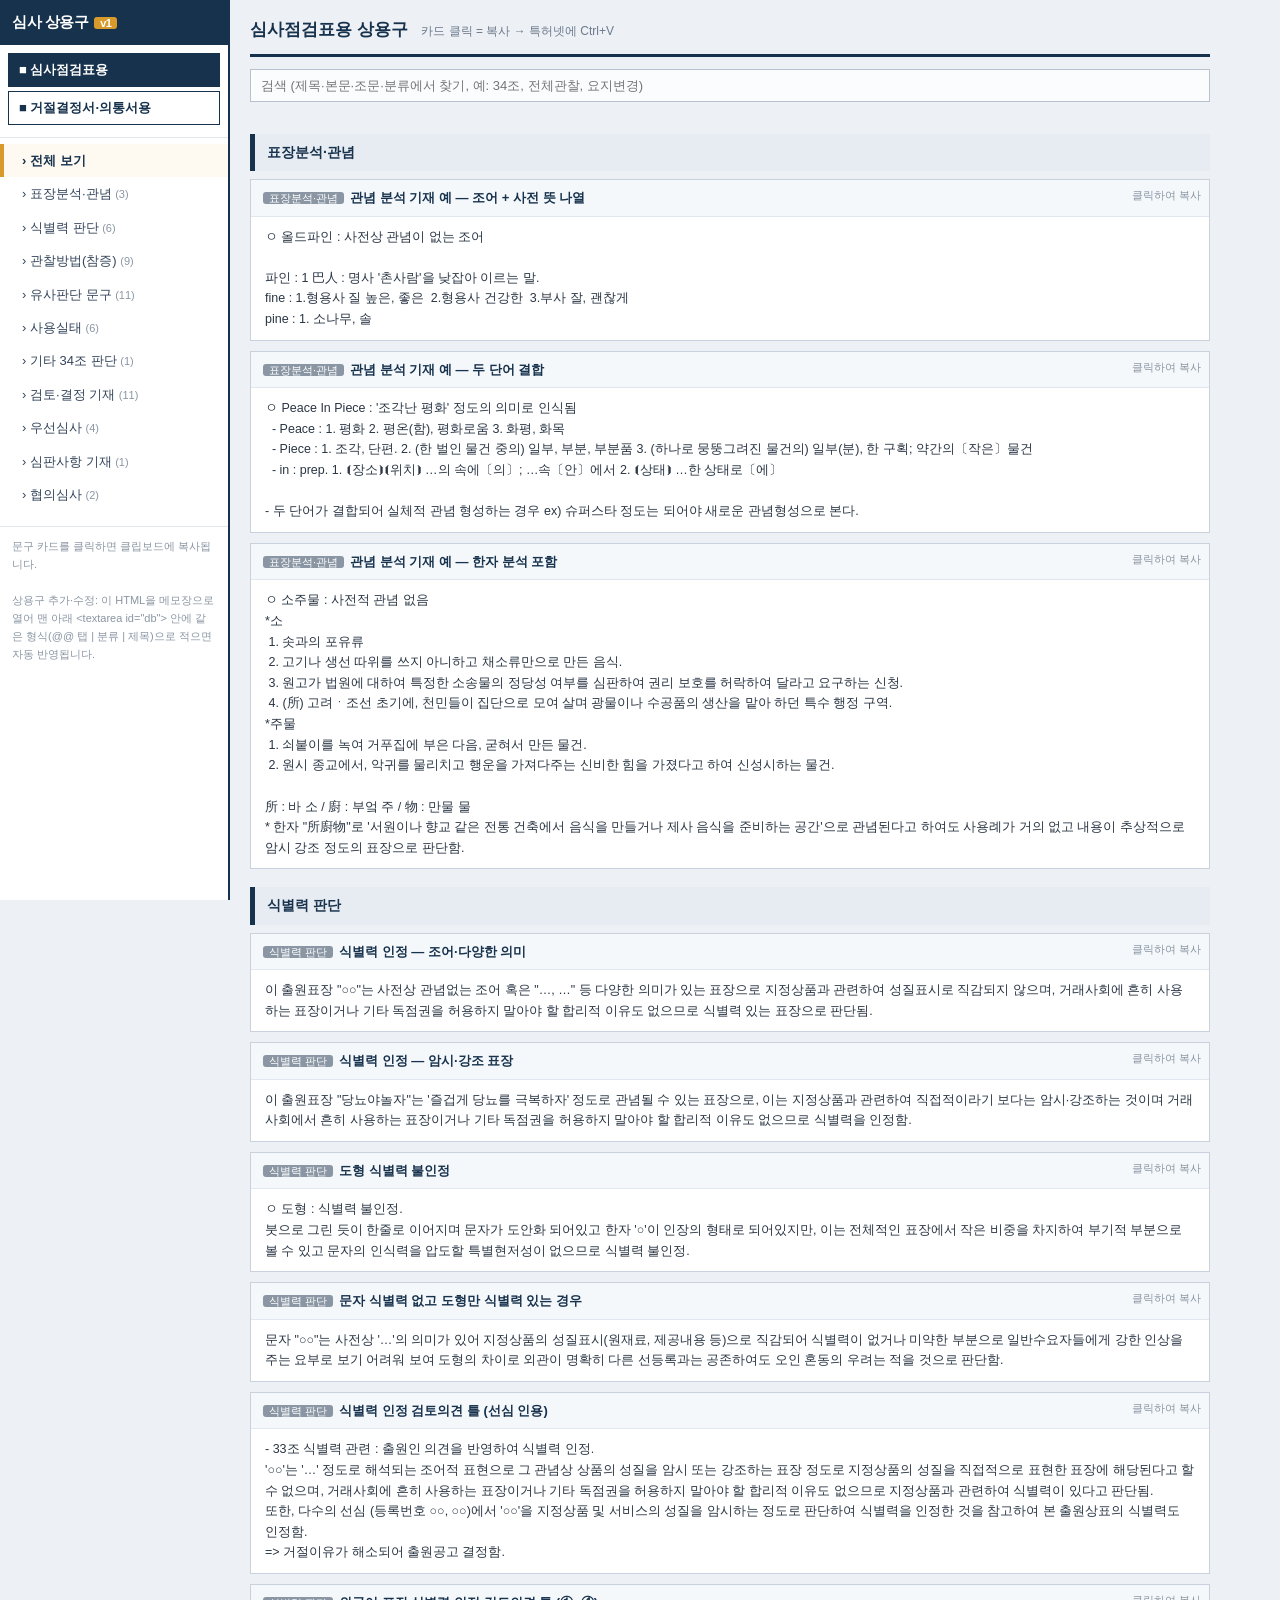
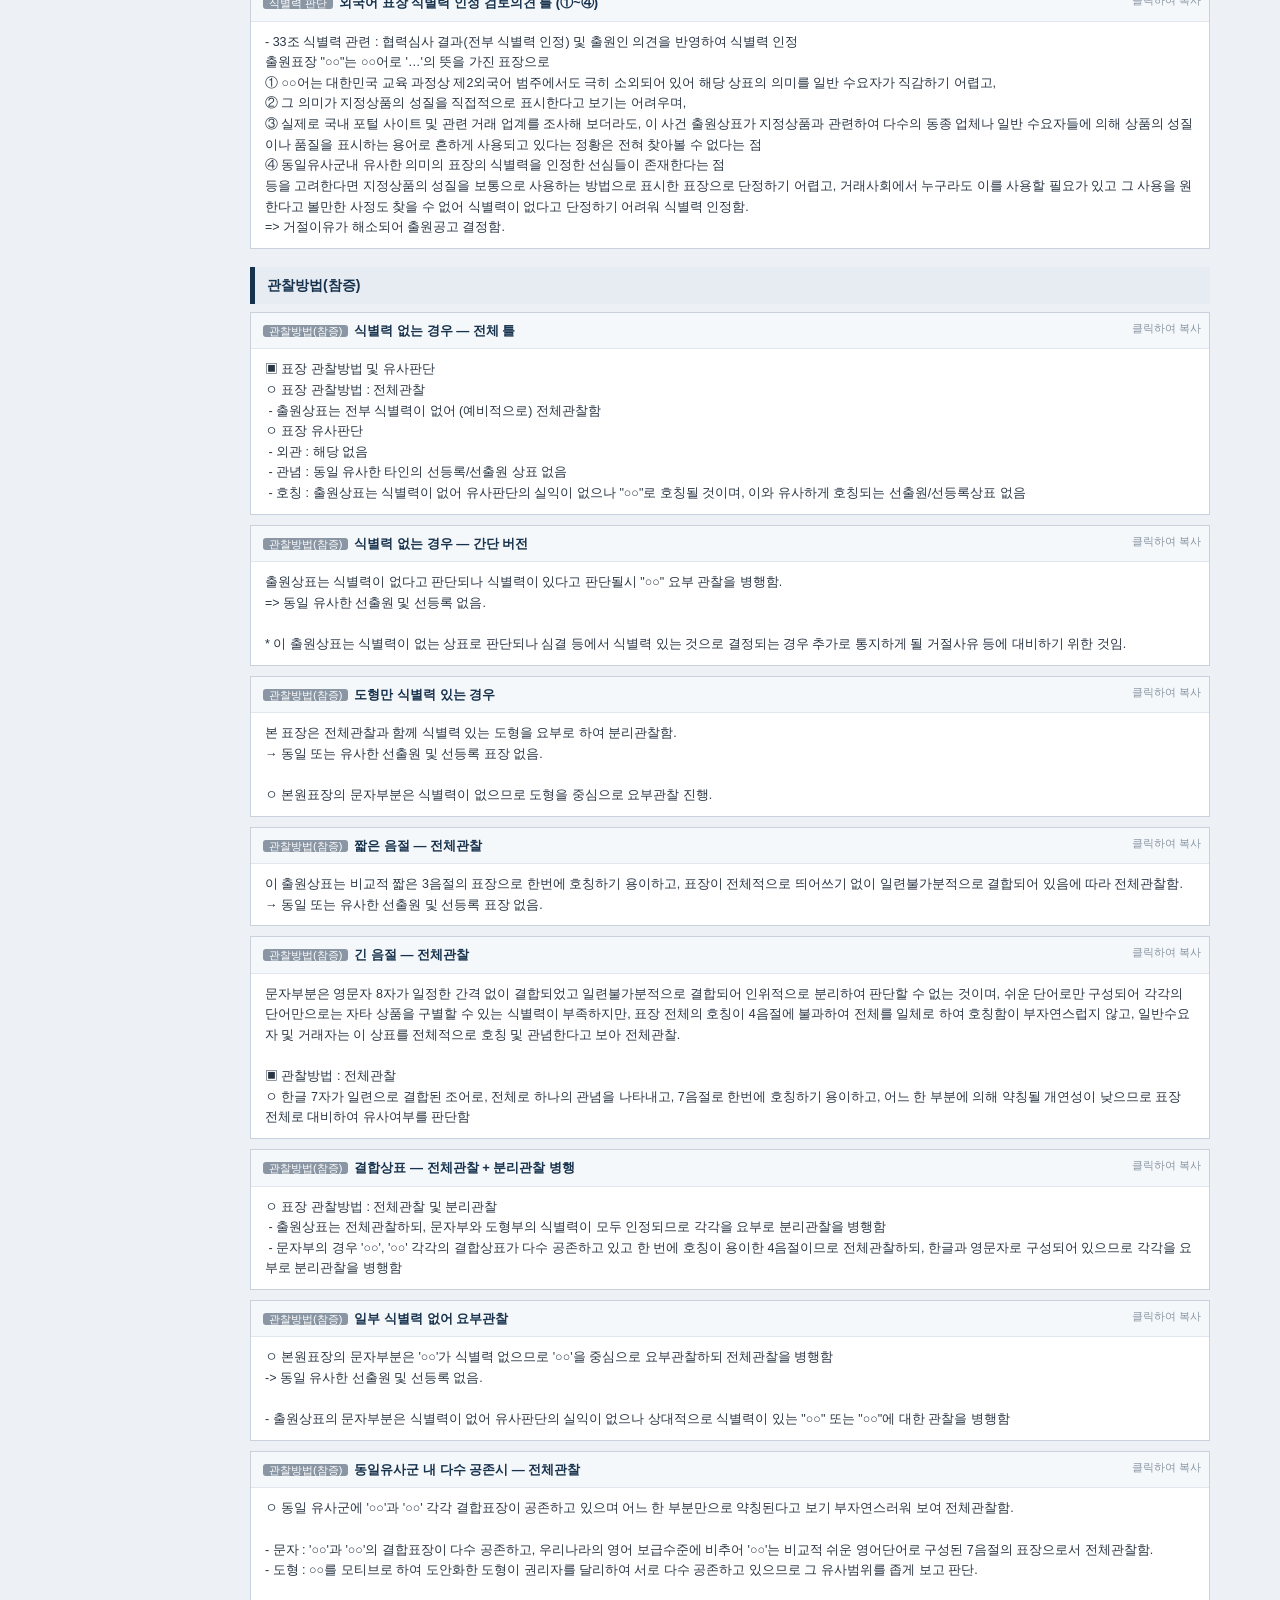
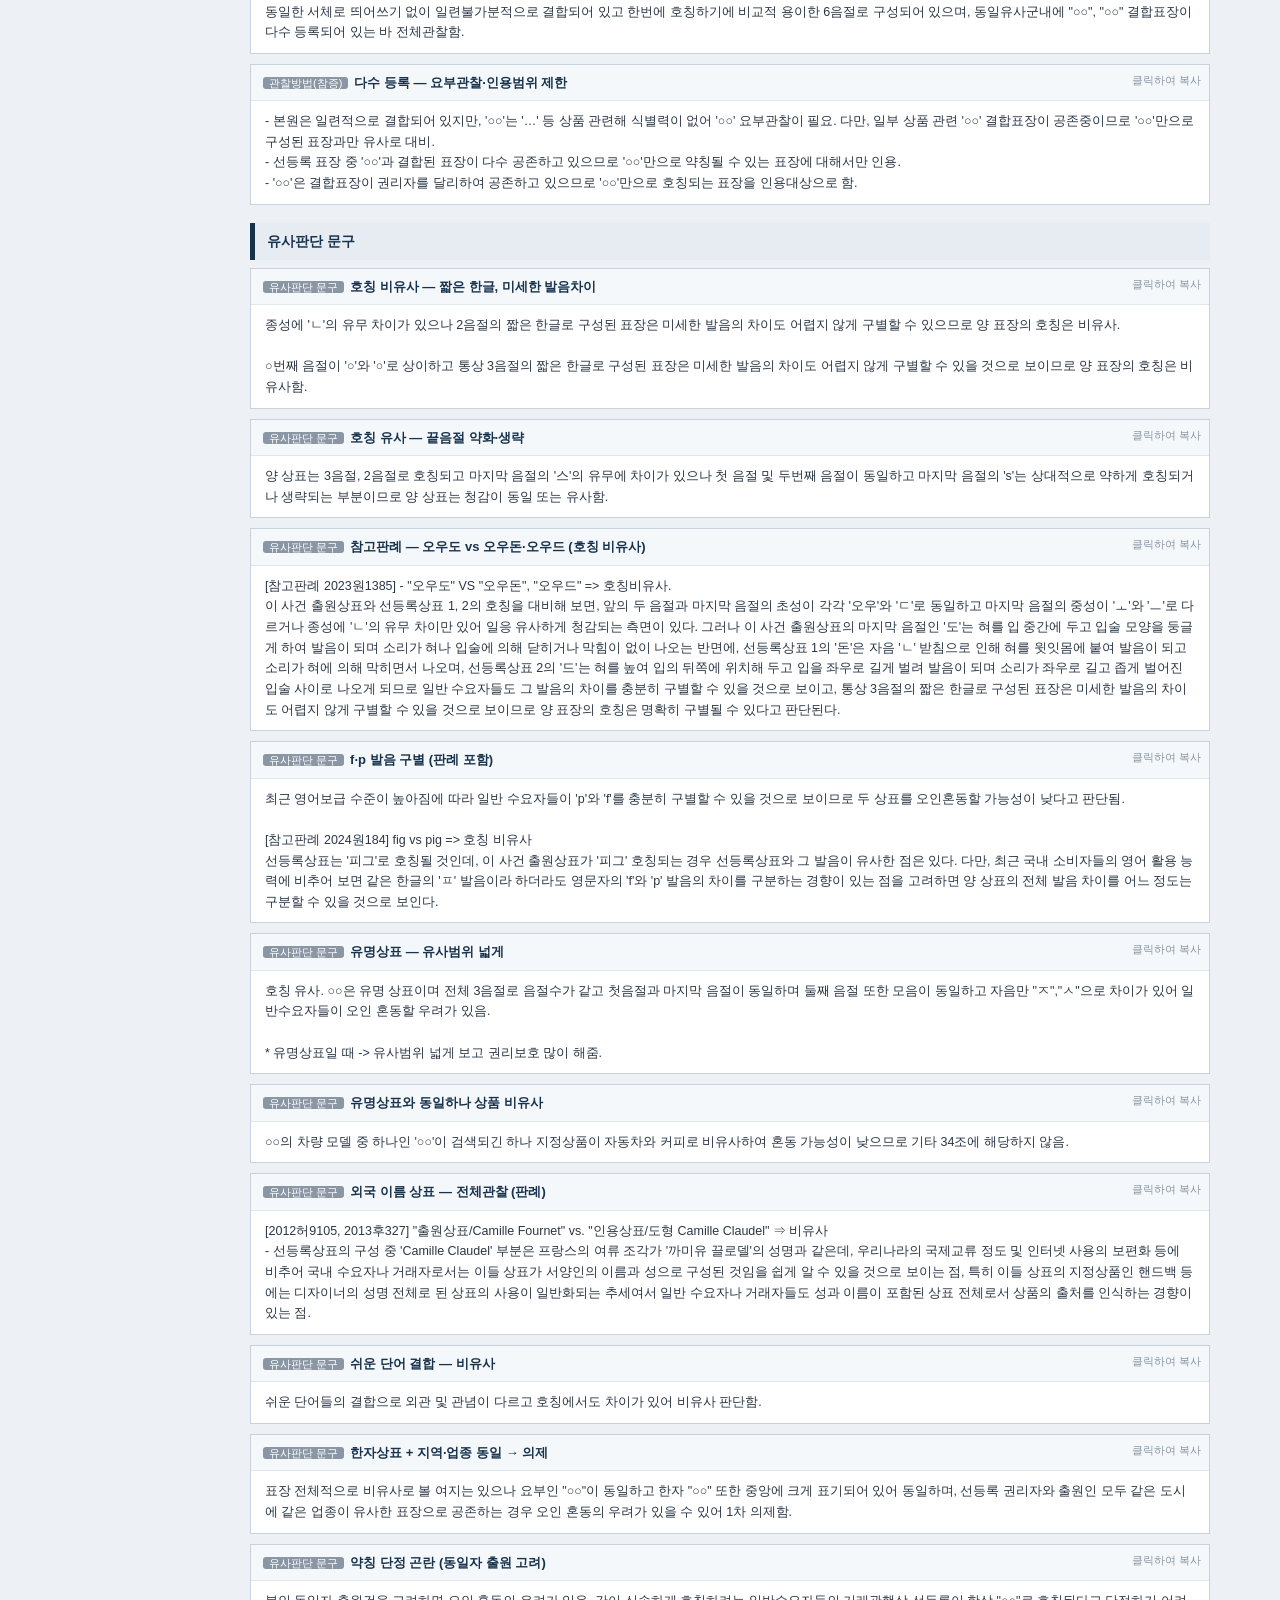
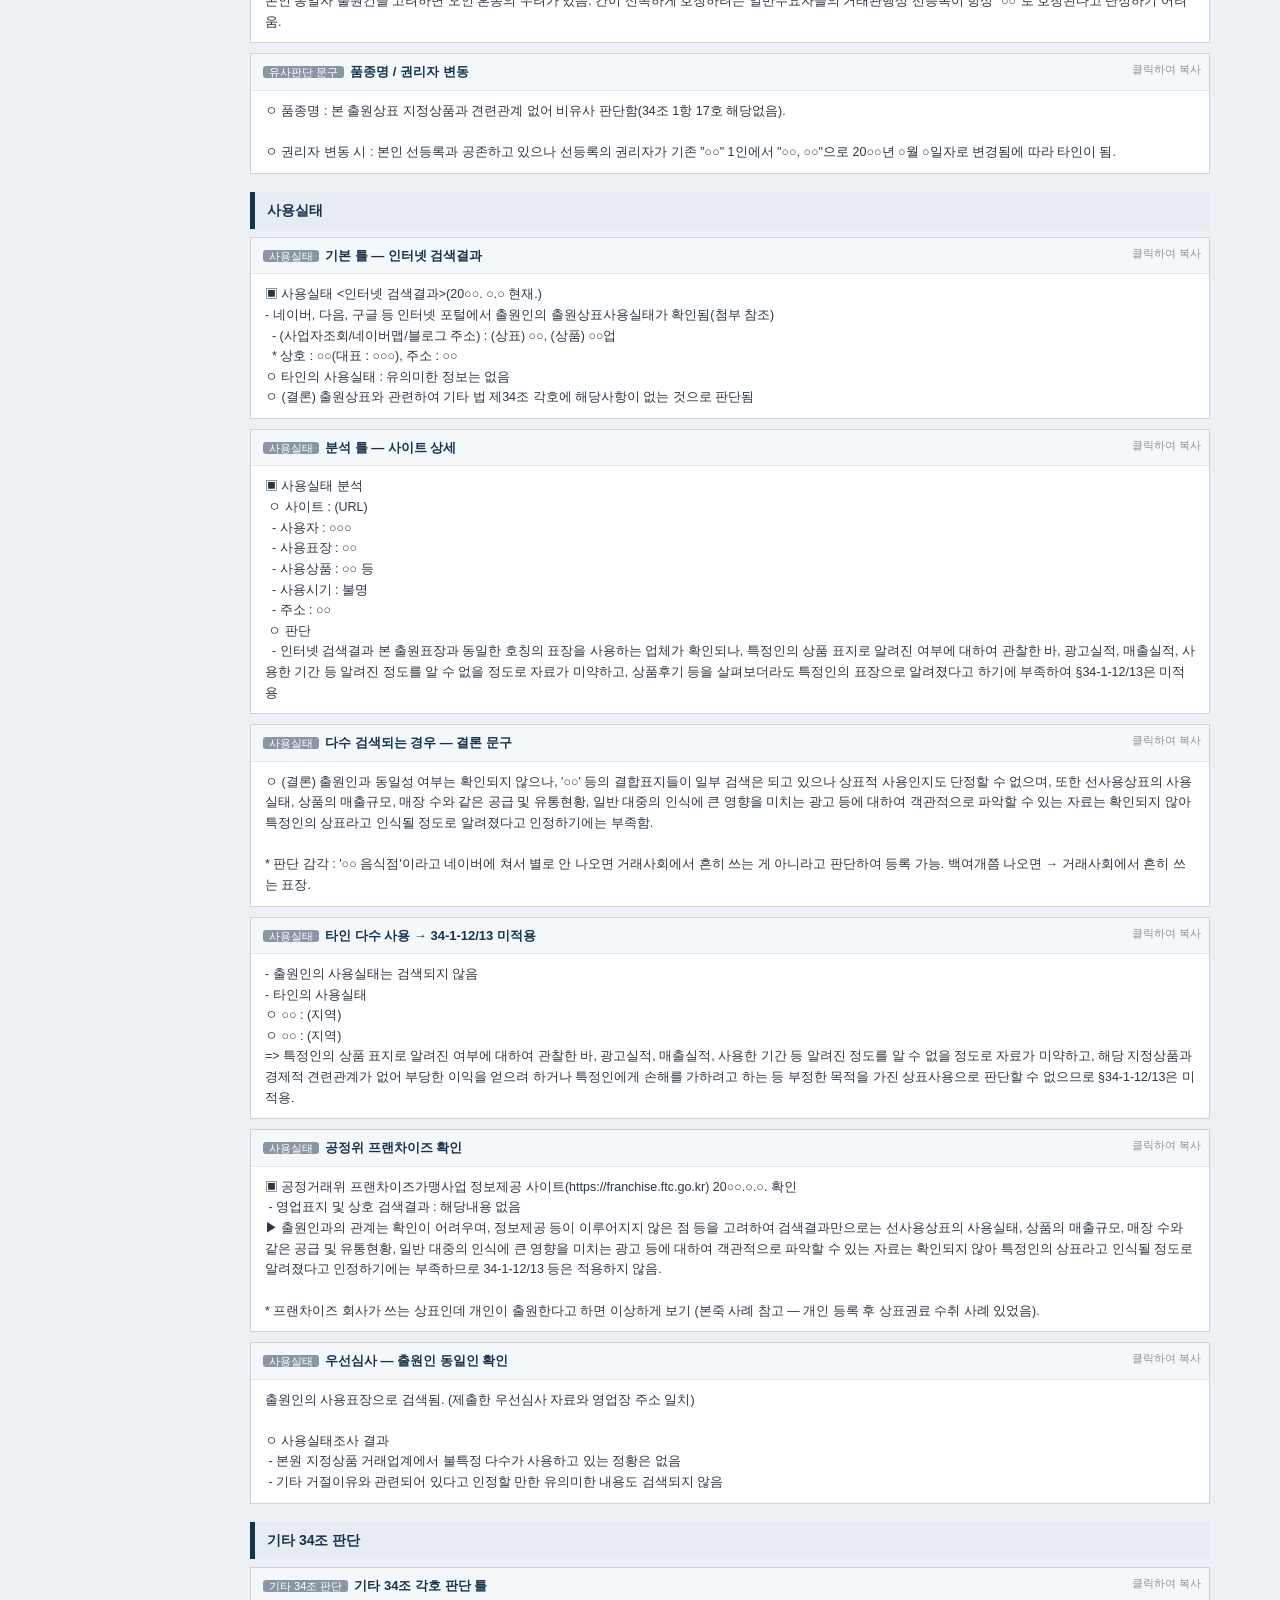
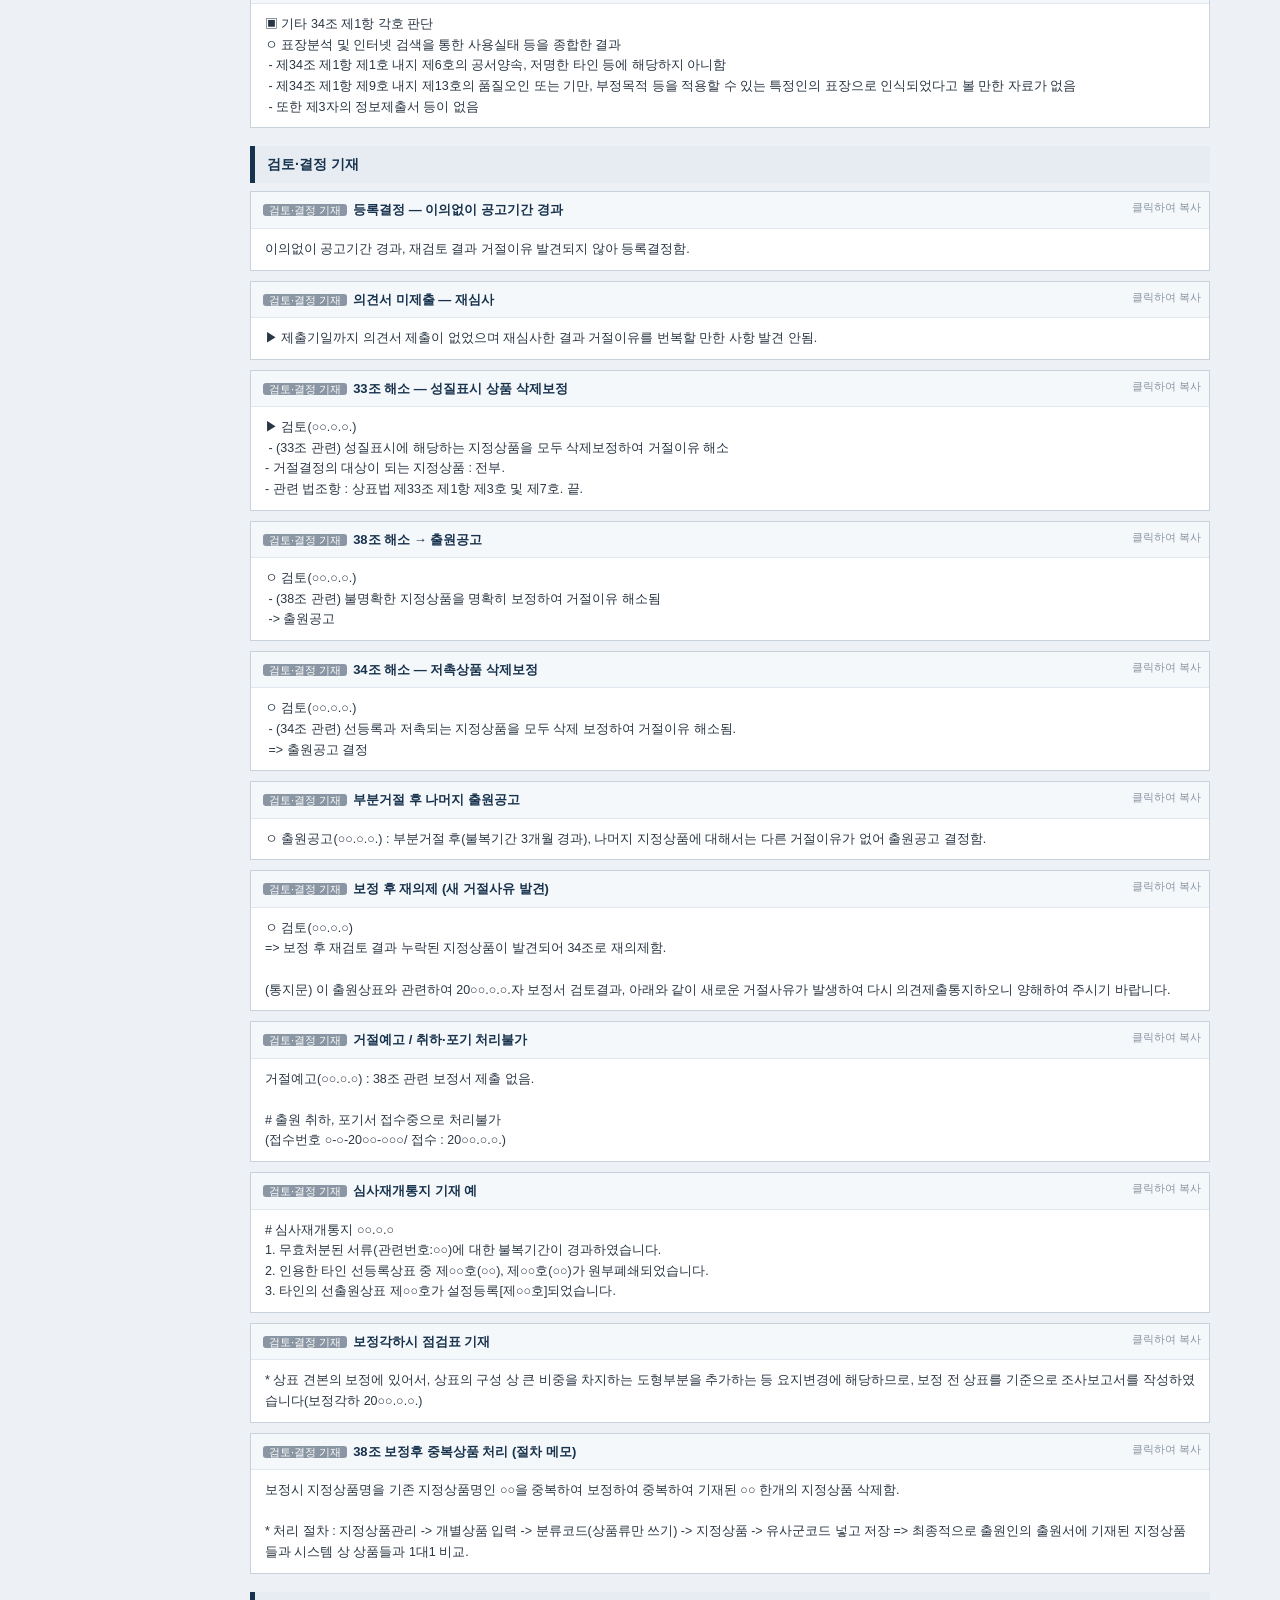
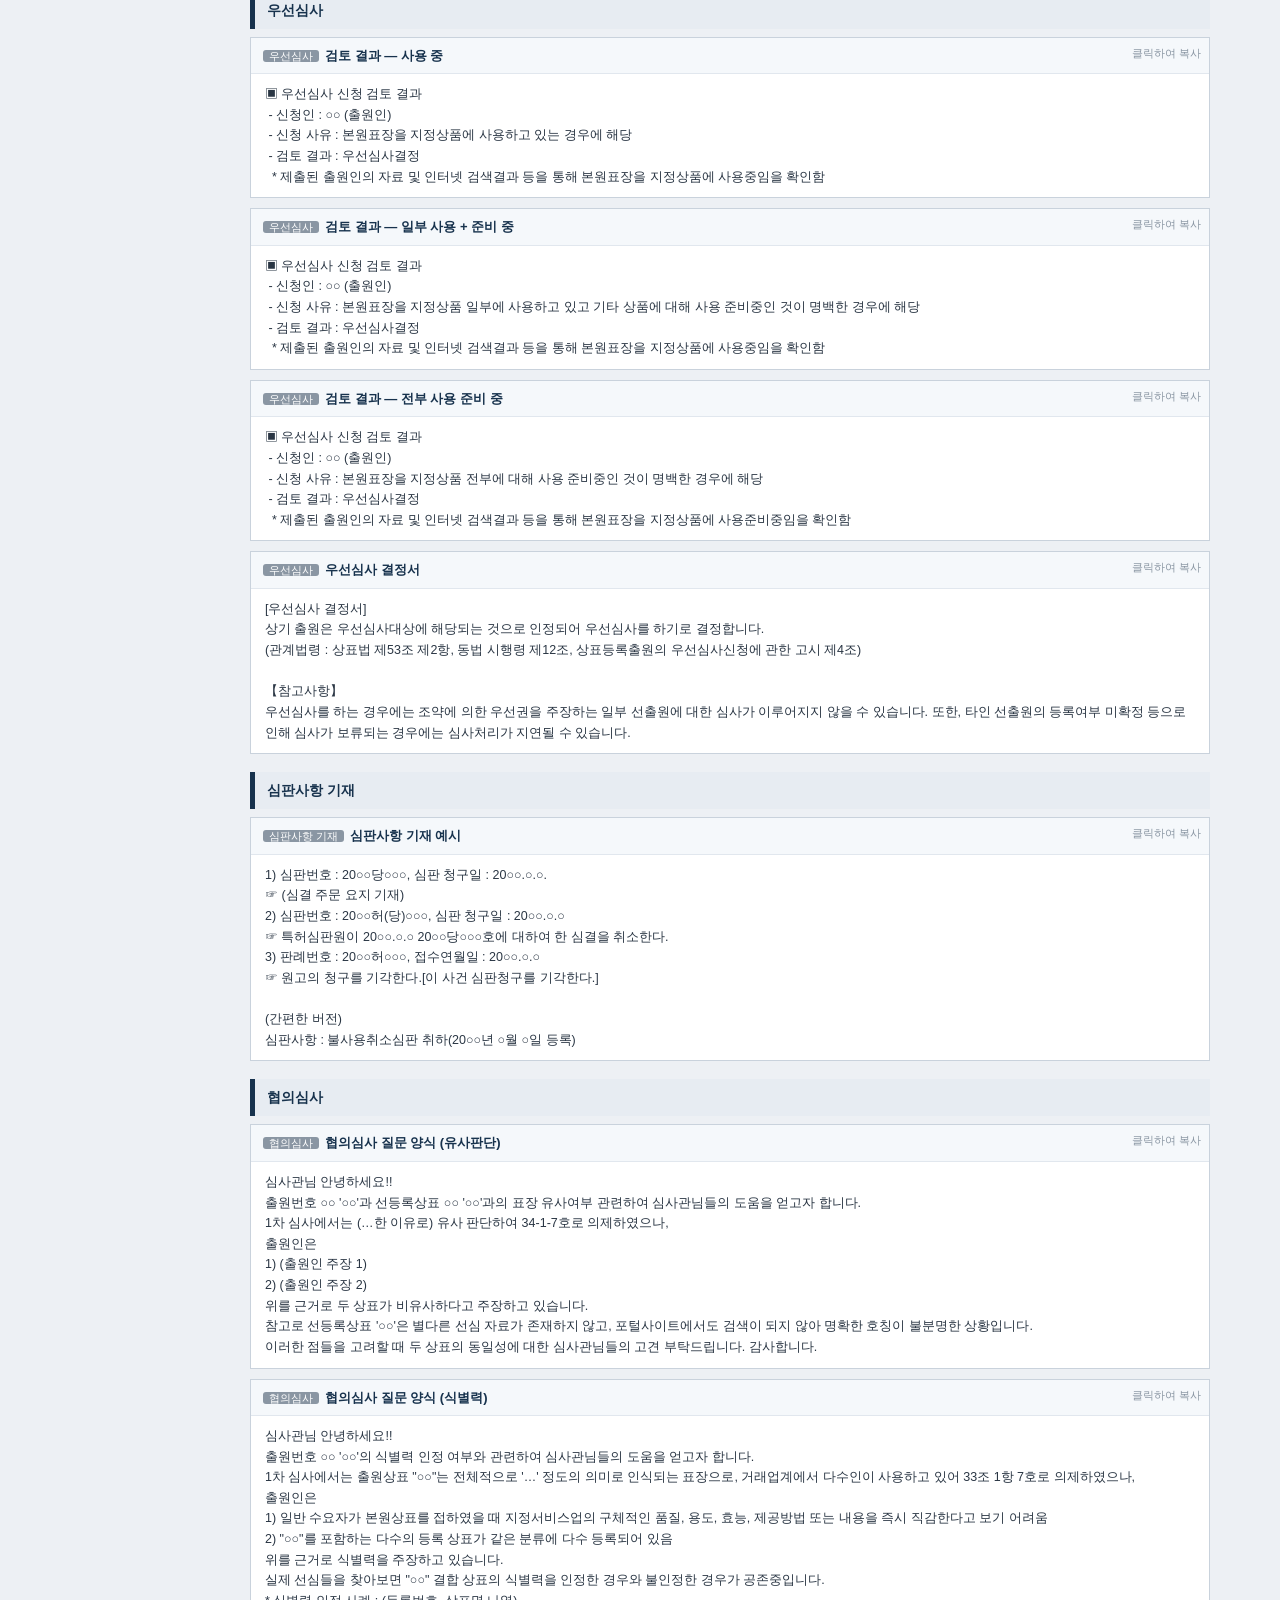
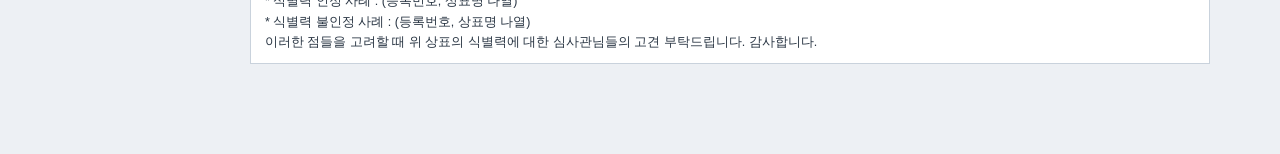
<file: 상표심사_상용구.html>
<!DOCTYPE html>
<html lang="ko">
<head>
<meta charset="utf-8">
<meta http-equiv="X-UA-Compatible" content="IE=edge">
<title>&#xC0C1;&#xD45C;&#xC2EC;&#xC0AC; &#xC0C1;&#xC6A9;&#xAD6C; &#xBAA8;&#xC74C;</title>
<style>
* { margin:0; padding:0; box-sizing:border-box; }
html { background:#EDF0F4; }
body {
  font-family:'Malgun Gothic',AppleGothic,sans-serif;
  color:#1C2733; font-size:13px; line-height:1.65;
}
/* &#x2500;&#x2500; &#xC88C;&#xCE21; &#xC0AC;&#xC774;&#xB4DC;&#xBC14; (&#xD2B9;&#xD5C8;&#xB137; &#xBB38;&#xAD6C;&#xC0BD;&#xC785; &#xD328;&#xB110; &#xC2A4;&#xD0C0;&#xC77C;) &#x2500;&#x2500; */
#side {
  position:fixed; left:0; top:0; bottom:0; width:230px;
  background:#FFFFFF; border-right:2px solid #17324D; overflow-y:auto;
  padding:0 0 30px 0;
}
#side h1 {
  font-size:15px; background:#17324D; color:#fff; padding:10px 12px;
  letter-spacing:-0.5px;
}
#side h1 .v { background:#D89B2B; color:#fff; font-size:11px; padding:0 6px; border-radius:3px; margin-left:6px; }
.tabs { padding:8px; border-bottom:1px solid #E1E7EE; }
.tabbtn {
  display:block; width:100%; text-align:left; cursor:pointer;
  font-family:inherit; font-size:13px; font-weight:bold;
  border:1px solid #17324D; background:#fff; color:#17324D;
  padding:7px 10px; margin-bottom:4px;
}
.tabbtn.on { background:#17324D; color:#fff; }
.cats { padding:6px 0; }
.cat {
  display:block; padding:6px 12px 6px 18px; cursor:pointer; color:#33445A;
  border-left:4px solid transparent;
}
.cat:hover { background:#F2F6FB; }
.cat.on { border-left-color:#D89B2B; background:#FEFAF1; color:#17324D; font-weight:bold; }
.cat .n { color:#8A96A3; font-size:11px; }
.sideinfo { padding:10px 12px; color:#8A96A3; font-size:11px; border-top:1px solid #E1E7EE; margin-top:8px; }

/* &#x2500;&#x2500; &#xC6B0;&#xCE21; &#xBCF8;&#xBB38; &#x2500;&#x2500; */
#main { margin-left:230px; padding:16px 20px 80px 20px; max-width:1000px; }
.topbar { border-bottom:3px solid #17324D; padding-bottom:10px; margin-bottom:12px; }
.topbar h2 { font-size:17px; color:#17324D; display:inline; }
.topbar .sub { color:#6B7A8C; font-size:12px; margin-left:10px; }
#q {
  width:100%; border:1px solid #B7C2CE; padding:8px 10px; font-size:13px;
  font-family:inherit; background:#FBFCFD; margin-bottom:14px;
}
.cathead {
  font-size:14px; font-weight:bold; color:#17324D; background:#E7ECF2;
  padding:7px 12px; margin:18px 0 8px 0; border-left:5px solid #17324D;
}
.card {
  background:#fff; border:1px solid #C9D2DC; margin-bottom:10px; cursor:pointer;
  position:relative;
}
.card:hover { border-color:#17324D; }
.card .t {
  font-weight:bold; color:#17324D; padding:7px 12px; background:#F5F8FB;
  border-bottom:1px solid #E1E7EE; font-size:13px;
}
.card .t .tag {
  font-weight:normal; font-size:11px; color:#fff; background:#8A96A3;
  padding:0 6px; border-radius:3px; margin-right:6px;
}
.card pre {
  font-family:inherit; white-space:pre-wrap; word-break:break-all;
  padding:10px 14px; font-size:12.5px; color:#2A3644; max-height:340px; overflow-y:auto;
}
.card .cp {
  position:absolute; right:8px; top:6px; font-size:11px; color:#8A96A3;
}
.card.copied { border-color:#1E6E3C; }
.card.copied .cp { color:#1E6E3C; font-weight:bold; }
.hint { color:#8A96A3; font-size:12px; margin-bottom:10px; }
.noresult { color:#8A96A3; padding:30px 0; text-align:center; }
</style>
</head>
<body>

<div id="side">
  <h1>&#xC2EC;&#xC0AC; &#xC0C1;&#xC6A9;&#xAD6C;<span class="v">v1</span></h1>
  <div class="tabs">
    <button type="button" class="tabbtn on" id="tabChk" onclick="setTab('&#xC810;&#xAC80;&#xD45C;')">&#x25A0; &#xC2EC;&#xC0AC;&#xC810;&#xAC80;&#xD45C;&#xC6A9;</button>
    <button type="button" class="tabbtn" id="tabRej" onclick="setTab('&#xAC70;&#xC808;&#xC758;&#xD1B5;')">&#x25A0; &#xAC70;&#xC808;&#xACB0;&#xC815;&#xC11C;&#xB7;&#xC758;&#xD1B5;&#xC11C;&#xC6A9;</button>
  </div>
  <div class="cats" id="catList"></div>
  <div class="sideinfo">
    &#xBB38;&#xAD6C; &#xCE74;&#xB4DC;&#xB97C; &#xD074;&#xB9AD;&#xD558;&#xBA74; &#xD074;&#xB9BD;&#xBCF4;&#xB4DC;&#xC5D0; &#xBCF5;&#xC0AC;&#xB429;&#xB2C8;&#xB2E4;.<br><br>
    &#xC0C1;&#xC6A9;&#xAD6C; &#xCD94;&#xAC00;&#xB7;&#xC218;&#xC815;: &#xC774; HTML&#xC744; &#xBA54;&#xBAA8;&#xC7A5;&#xC73C;&#xB85C; &#xC5F4;&#xC5B4; &#xB9E8; &#xC544;&#xB798;
    &lt;textarea id="db"&gt; &#xC548;&#xC5D0; &#xAC19;&#xC740; &#xD615;&#xC2DD;(@@ &#xD0ED; | &#xBD84;&#xB958; | &#xC81C;&#xBAA9;)&#xC73C;&#xB85C;
    &#xC801;&#xC73C;&#xBA74; &#xC790;&#xB3D9; &#xBC18;&#xC601;&#xB429;&#xB2C8;&#xB2E4;.
  </div>
</div>

<div id="main">
  <div class="topbar">
    <h2 id="mainTitle">&#xC2EC;&#xC0AC;&#xC810;&#xAC80;&#xD45C;&#xC6A9; &#xC0C1;&#xC6A9;&#xAD6C;</h2>
    <span class="sub">&#xCE74;&#xB4DC; &#xD074;&#xB9AD; = &#xBCF5;&#xC0AC; &#x2192; &#xD2B9;&#xD5C8;&#xB137;&#xC5D0; Ctrl+V</span>
  </div>
  <input type="text" id="q" placeholder="&#xAC80;&#xC0C9; (&#xC81C;&#xBAA9;&#xB7;&#xBCF8;&#xBB38;&#xB7;&#xC870;&#xBB38;&#xB7;&#xBD84;&#xB958;&#xC5D0;&#xC11C; &#xCC3E;&#xAE30;, &#xC608;: 34&#xC870;, &#xC804;&#xCCB4;&#xAD00;&#xCC30;, &#xC694;&#xC9C0;&#xBCC0;&#xACBD;)" onkeyup="render()">
  <div id="cards"></div>
</div>

<textarea id="db" style="display:none;">
@@ &#xC810;&#xAC80;&#xD45C; | &#xD45C;&#xC7A5;&#xBD84;&#xC11D;&#xB7;&#xAD00;&#xB150; | &#xAD00;&#xB150; &#xBD84;&#xC11D; &#xAE30;&#xC7AC; &#xC608; &#x2014; &#xC870;&#xC5B4; + &#xC0AC;&#xC804; &#xB73B; &#xB098;&#xC5F4;
&#x3147; &#xC62C;&#xB4DC;&#xD30C;&#xC778; : &#xC0AC;&#xC804;&#xC0C1; &#xAD00;&#xB150;&#xC774; &#xC5C6;&#xB294; &#xC870;&#xC5B4;

&#xD30C;&#xC778; : 1 &#x5DF4;&#x4EBA; : &#xBA85;&#xC0AC; '&#xCD0C;&#xC0AC;&#xB78C;'&#xC744; &#xB0AE;&#xC7A1;&#xC544; &#xC774;&#xB974;&#xB294; &#xB9D0;.
fine : 1.&#xD615;&#xC6A9;&#xC0AC; &#xC9C8; &#xB192;&#xC740;, &#xC88B;&#xC740;  2.&#xD615;&#xC6A9;&#xC0AC; &#xAC74;&#xAC15;&#xD55C;  3.&#xBD80;&#xC0AC; &#xC798;, &#xAD1C;&#xCC2E;&#xAC8C;
pine : 1. &#xC18C;&#xB098;&#xBB34;, &#xC194;
@@ &#xC810;&#xAC80;&#xD45C; | &#xD45C;&#xC7A5;&#xBD84;&#xC11D;&#xB7;&#xAD00;&#xB150; | &#xAD00;&#xB150; &#xBD84;&#xC11D; &#xAE30;&#xC7AC; &#xC608; &#x2014; &#xB450; &#xB2E8;&#xC5B4; &#xACB0;&#xD569;
&#x3147; Peace In Piece : '&#xC870;&#xAC01;&#xB09C; &#xD3C9;&#xD654;' &#xC815;&#xB3C4;&#xC758; &#xC758;&#xBBF8;&#xB85C; &#xC778;&#xC2DD;&#xB428;
  - Peace : 1. &#xD3C9;&#xD654; 2. &#xD3C9;&#xC628;(&#xD568;), &#xD3C9;&#xD654;&#xB85C;&#xC6C0; 3. &#xD654;&#xD3C9;, &#xD654;&#xBAA9;
  - Piece : 1. &#xC870;&#xAC01;, &#xB2E8;&#xD3B8;. 2. (&#xD55C; &#xBC8C;&#xC778; &#xBB3C;&#xAC74; &#xC911;&#xC758;) &#xC77C;&#xBD80;, &#xBD80;&#xBD84;, &#xBD80;&#xBD84;&#xD488; 3. (&#xD558;&#xB098;&#xB85C; &#xBB49;&#xB6B1;&#xADF8;&#xB824;&#xC9C4; &#xBB3C;&#xAC74;&#xC758;) &#xC77C;&#xBD80;(&#xBD84;), &#xD55C; &#xAD6C;&#xD68D;; &#xC57D;&#xAC04;&#xC758;&#x3014;&#xC791;&#xC740;&#x3015;&#xBB3C;&#xAC74;
  - in : prep. 1. &#x2997;&#xC7A5;&#xC18C;&#x2998;&#x2997;&#xC704;&#xCE58;&#x2998; &#x2026;&#xC758; &#xC18D;&#xC5D0;&#x3014;&#xC758;&#x3015;; &#x2026;&#xC18D;&#x3014;&#xC548;&#x3015;&#xC5D0;&#xC11C; 2. &#x2997;&#xC0C1;&#xD0DC;&#x2998; &#x2026;&#xD55C; &#xC0C1;&#xD0DC;&#xB85C;&#x3014;&#xC5D0;&#x3015;

- &#xB450; &#xB2E8;&#xC5B4;&#xAC00; &#xACB0;&#xD569;&#xB418;&#xC5B4; &#xC2E4;&#xCCB4;&#xC801; &#xAD00;&#xB150; &#xD615;&#xC131;&#xD558;&#xB294; &#xACBD;&#xC6B0; ex) &#xC288;&#xD37C;&#xC2A4;&#xD0C0; &#xC815;&#xB3C4;&#xB294; &#xB418;&#xC5B4;&#xC57C; &#xC0C8;&#xB85C;&#xC6B4; &#xAD00;&#xB150;&#xD615;&#xC131;&#xC73C;&#xB85C; &#xBCF8;&#xB2E4;.
@@ &#xC810;&#xAC80;&#xD45C; | &#xD45C;&#xC7A5;&#xBD84;&#xC11D;&#xB7;&#xAD00;&#xB150; | &#xAD00;&#xB150; &#xBD84;&#xC11D; &#xAE30;&#xC7AC; &#xC608; &#x2014; &#xD55C;&#xC790; &#xBD84;&#xC11D; &#xD3EC;&#xD568;
&#x3147; &#xC18C;&#xC8FC;&#xBB3C; : &#xC0AC;&#xC804;&#xC801; &#xAD00;&#xB150; &#xC5C6;&#xC74C;
*&#xC18C;
 1. &#xC19F;&#xACFC;&#xC758; &#xD3EC;&#xC720;&#xB958;
 2. &#xACE0;&#xAE30;&#xB098; &#xC0DD;&#xC120; &#xB530;&#xC704;&#xB97C; &#xC4F0;&#xC9C0; &#xC544;&#xB2C8;&#xD558;&#xACE0; &#xCC44;&#xC18C;&#xB958;&#xB9CC;&#xC73C;&#xB85C; &#xB9CC;&#xB4E0; &#xC74C;&#xC2DD;.
 3. &#xC6D0;&#xACE0;&#xAC00; &#xBC95;&#xC6D0;&#xC5D0; &#xB300;&#xD558;&#xC5EC; &#xD2B9;&#xC815;&#xD55C; &#xC18C;&#xC1A1;&#xBB3C;&#xC758; &#xC815;&#xB2F9;&#xC131; &#xC5EC;&#xBD80;&#xB97C; &#xC2EC;&#xD310;&#xD558;&#xC5EC; &#xAD8C;&#xB9AC; &#xBCF4;&#xD638;&#xB97C; &#xD5C8;&#xB77D;&#xD558;&#xC5EC; &#xB2EC;&#xB77C;&#xACE0; &#xC694;&#xAD6C;&#xD558;&#xB294; &#xC2E0;&#xCCAD;.
 4. (&#x6240;) &#xACE0;&#xB824;&#x318D;&#xC870;&#xC120; &#xCD08;&#xAE30;&#xC5D0;, &#xCC9C;&#xBBFC;&#xB4E4;&#xC774; &#xC9D1;&#xB2E8;&#xC73C;&#xB85C; &#xBAA8;&#xC5EC; &#xC0B4;&#xBA70; &#xAD11;&#xBB3C;&#xC774;&#xB098; &#xC218;&#xACF5;&#xD488;&#xC758; &#xC0DD;&#xC0B0;&#xC744; &#xB9E1;&#xC544; &#xD558;&#xB358; &#xD2B9;&#xC218; &#xD589;&#xC815; &#xAD6C;&#xC5ED;.
*&#xC8FC;&#xBB3C;
 1. &#xC1E0;&#xBD99;&#xC774;&#xB97C; &#xB179;&#xC5EC; &#xAC70;&#xD478;&#xC9D1;&#xC5D0; &#xBD80;&#xC740; &#xB2E4;&#xC74C;, &#xAD73;&#xD600;&#xC11C; &#xB9CC;&#xB4E0; &#xBB3C;&#xAC74;.
 2. &#xC6D0;&#xC2DC; &#xC885;&#xAD50;&#xC5D0;&#xC11C;, &#xC545;&#xADC0;&#xB97C; &#xBB3C;&#xB9AC;&#xCE58;&#xACE0; &#xD589;&#xC6B4;&#xC744; &#xAC00;&#xC838;&#xB2E4;&#xC8FC;&#xB294; &#xC2E0;&#xBE44;&#xD55C; &#xD798;&#xC744; &#xAC00;&#xC84C;&#xB2E4;&#xACE0; &#xD558;&#xC5EC; &#xC2E0;&#xC131;&#xC2DC;&#xD558;&#xB294; &#xBB3C;&#xAC74;.

&#x6240; : &#xBC14; &#xC18C; / &#x5EDA; : &#xBD80;&#xC5CC; &#xC8FC; / &#x7269; : &#xB9CC;&#xBB3C; &#xBB3C;
* &#xD55C;&#xC790; "&#x6240;&#x5EDA;&#x7269;"&#xB85C; '&#xC11C;&#xC6D0;&#xC774;&#xB098; &#xD5A5;&#xAD50; &#xAC19;&#xC740; &#xC804;&#xD1B5; &#xAC74;&#xCD95;&#xC5D0;&#xC11C; &#xC74C;&#xC2DD;&#xC744; &#xB9CC;&#xB4E4;&#xAC70;&#xB098; &#xC81C;&#xC0AC; &#xC74C;&#xC2DD;&#xC744; &#xC900;&#xBE44;&#xD558;&#xB294; &#xACF5;&#xAC04;'&#xC73C;&#xB85C; &#xAD00;&#xB150;&#xB41C;&#xB2E4;&#xACE0; &#xD558;&#xC5EC;&#xB3C4; &#xC0AC;&#xC6A9;&#xB840;&#xAC00; &#xAC70;&#xC758; &#xC5C6;&#xACE0; &#xB0B4;&#xC6A9;&#xC774; &#xCD94;&#xC0C1;&#xC801;&#xC73C;&#xB85C; &#xC554;&#xC2DC; &#xAC15;&#xC870; &#xC815;&#xB3C4;&#xC758; &#xD45C;&#xC7A5;&#xC73C;&#xB85C; &#xD310;&#xB2E8;&#xD568;.
@@ &#xC810;&#xAC80;&#xD45C; | &#xC2DD;&#xBCC4;&#xB825; &#xD310;&#xB2E8; | &#xC2DD;&#xBCC4;&#xB825; &#xC778;&#xC815; &#x2014; &#xC870;&#xC5B4;&#xB7;&#xB2E4;&#xC591;&#xD55C; &#xC758;&#xBBF8;
&#xC774; &#xCD9C;&#xC6D0;&#xD45C;&#xC7A5; "&#x25CB;&#x25CB;"&#xB294; &#xC0AC;&#xC804;&#xC0C1; &#xAD00;&#xB150;&#xC5C6;&#xB294; &#xC870;&#xC5B4; &#xD639;&#xC740; "&#x2026;, &#x2026;" &#xB4F1; &#xB2E4;&#xC591;&#xD55C; &#xC758;&#xBBF8;&#xAC00; &#xC788;&#xB294; &#xD45C;&#xC7A5;&#xC73C;&#xB85C; &#xC9C0;&#xC815;&#xC0C1;&#xD488;&#xACFC; &#xAD00;&#xB828;&#xD558;&#xC5EC; &#xC131;&#xC9C8;&#xD45C;&#xC2DC;&#xB85C; &#xC9C1;&#xAC10;&#xB418;&#xC9C0; &#xC54A;&#xC73C;&#xBA70;, &#xAC70;&#xB798;&#xC0AC;&#xD68C;&#xC5D0; &#xD754;&#xD788; &#xC0AC;&#xC6A9;&#xD558;&#xB294; &#xD45C;&#xC7A5;&#xC774;&#xAC70;&#xB098; &#xAE30;&#xD0C0; &#xB3C5;&#xC810;&#xAD8C;&#xC744; &#xD5C8;&#xC6A9;&#xD558;&#xC9C0; &#xB9D0;&#xC544;&#xC57C; &#xD560; &#xD569;&#xB9AC;&#xC801; &#xC774;&#xC720;&#xB3C4; &#xC5C6;&#xC73C;&#xBBC0;&#xB85C; &#xC2DD;&#xBCC4;&#xB825; &#xC788;&#xB294; &#xD45C;&#xC7A5;&#xC73C;&#xB85C; &#xD310;&#xB2E8;&#xB428;.
@@ &#xC810;&#xAC80;&#xD45C; | &#xC2DD;&#xBCC4;&#xB825; &#xD310;&#xB2E8; | &#xC2DD;&#xBCC4;&#xB825; &#xC778;&#xC815; &#x2014; &#xC554;&#xC2DC;&#xB7;&#xAC15;&#xC870; &#xD45C;&#xC7A5;
&#xC774; &#xCD9C;&#xC6D0;&#xD45C;&#xC7A5; "&#xB2F9;&#xB1E8;&#xC57C;&#xB180;&#xC790;"&#xB294; '&#xC990;&#xAC81;&#xAC8C; &#xB2F9;&#xB1E8;&#xB97C; &#xADF9;&#xBCF5;&#xD558;&#xC790;' &#xC815;&#xB3C4;&#xB85C; &#xAD00;&#xB150;&#xB420; &#xC218; &#xC788;&#xB294; &#xD45C;&#xC7A5;&#xC73C;&#xB85C;, &#xC774;&#xB294; &#xC9C0;&#xC815;&#xC0C1;&#xD488;&#xACFC; &#xAD00;&#xB828;&#xD558;&#xC5EC; &#xC9C1;&#xC811;&#xC801;&#xC774;&#xB77C;&#xAE30; &#xBCF4;&#xB2E4;&#xB294; &#xC554;&#xC2DC;&#xB7;&#xAC15;&#xC870;&#xD558;&#xB294; &#xAC83;&#xC774;&#xBA70; &#xAC70;&#xB798;&#xC0AC;&#xD68C;&#xC5D0;&#xC11C; &#xD754;&#xD788; &#xC0AC;&#xC6A9;&#xD558;&#xB294; &#xD45C;&#xC7A5;&#xC774;&#xAC70;&#xB098; &#xAE30;&#xD0C0; &#xB3C5;&#xC810;&#xAD8C;&#xC744; &#xD5C8;&#xC6A9;&#xD558;&#xC9C0; &#xB9D0;&#xC544;&#xC57C; &#xD560; &#xD569;&#xB9AC;&#xC801; &#xC774;&#xC720;&#xB3C4; &#xC5C6;&#xC73C;&#xBBC0;&#xB85C; &#xC2DD;&#xBCC4;&#xB825;&#xC744; &#xC778;&#xC815;&#xD568;.
@@ &#xC810;&#xAC80;&#xD45C; | &#xC2DD;&#xBCC4;&#xB825; &#xD310;&#xB2E8; | &#xB3C4;&#xD615; &#xC2DD;&#xBCC4;&#xB825; &#xBD88;&#xC778;&#xC815;
&#x3147; &#xB3C4;&#xD615; : &#xC2DD;&#xBCC4;&#xB825; &#xBD88;&#xC778;&#xC815;.
&#xBD93;&#xC73C;&#xB85C; &#xADF8;&#xB9B0; &#xB4EF;&#xC774; &#xD55C;&#xC904;&#xB85C; &#xC774;&#xC5B4;&#xC9C0;&#xBA70; &#xBB38;&#xC790;&#xAC00; &#xB3C4;&#xC548;&#xD654; &#xB418;&#xC5B4;&#xC788;&#xACE0; &#xD55C;&#xC790; '&#x25CB;'&#xC774; &#xC778;&#xC7A5;&#xC758; &#xD615;&#xD0DC;&#xB85C; &#xB418;&#xC5B4;&#xC788;&#xC9C0;&#xB9CC;, &#xC774;&#xB294; &#xC804;&#xCCB4;&#xC801;&#xC778; &#xD45C;&#xC7A5;&#xC5D0;&#xC11C; &#xC791;&#xC740; &#xBE44;&#xC911;&#xC744; &#xCC28;&#xC9C0;&#xD558;&#xC5EC; &#xBD80;&#xAE30;&#xC801; &#xBD80;&#xBD84;&#xC73C;&#xB85C; &#xBCFC; &#xC218; &#xC788;&#xACE0; &#xBB38;&#xC790;&#xC758; &#xC778;&#xC2DD;&#xB825;&#xC744; &#xC555;&#xB3C4;&#xD560; &#xD2B9;&#xBCC4;&#xD604;&#xC800;&#xC131;&#xC774; &#xC5C6;&#xC73C;&#xBBC0;&#xB85C; &#xC2DD;&#xBCC4;&#xB825; &#xBD88;&#xC778;&#xC815;.
@@ &#xC810;&#xAC80;&#xD45C; | &#xC2DD;&#xBCC4;&#xB825; &#xD310;&#xB2E8; | &#xBB38;&#xC790; &#xC2DD;&#xBCC4;&#xB825; &#xC5C6;&#xACE0; &#xB3C4;&#xD615;&#xB9CC; &#xC2DD;&#xBCC4;&#xB825; &#xC788;&#xB294; &#xACBD;&#xC6B0;
&#xBB38;&#xC790; "&#x25CB;&#x25CB;"&#xB294; &#xC0AC;&#xC804;&#xC0C1; '&#x2026;'&#xC758; &#xC758;&#xBBF8;&#xAC00; &#xC788;&#xC5B4; &#xC9C0;&#xC815;&#xC0C1;&#xD488;&#xC758; &#xC131;&#xC9C8;&#xD45C;&#xC2DC;(&#xC6D0;&#xC7AC;&#xB8CC;, &#xC81C;&#xACF5;&#xB0B4;&#xC6A9; &#xB4F1;)&#xC73C;&#xB85C; &#xC9C1;&#xAC10;&#xB418;&#xC5B4; &#xC2DD;&#xBCC4;&#xB825;&#xC774; &#xC5C6;&#xAC70;&#xB098; &#xBBF8;&#xC57D;&#xD55C; &#xBD80;&#xBD84;&#xC73C;&#xB85C; &#xC77C;&#xBC18;&#xC218;&#xC694;&#xC790;&#xB4E4;&#xC5D0;&#xAC8C; &#xAC15;&#xD55C; &#xC778;&#xC0C1;&#xC744; &#xC8FC;&#xB294; &#xC694;&#xBD80;&#xB85C; &#xBCF4;&#xAE30; &#xC5B4;&#xB824;&#xC6CC; &#xBCF4;&#xC5EC; &#xB3C4;&#xD615;&#xC758; &#xCC28;&#xC774;&#xB85C; &#xC678;&#xAD00;&#xC774; &#xBA85;&#xD655;&#xD788; &#xB2E4;&#xB978; &#xC120;&#xB4F1;&#xB85D;&#xACFC;&#xB294; &#xACF5;&#xC874;&#xD558;&#xC5EC;&#xB3C4; &#xC624;&#xC778; &#xD63C;&#xB3D9;&#xC758; &#xC6B0;&#xB824;&#xB294; &#xC801;&#xC744; &#xAC83;&#xC73C;&#xB85C; &#xD310;&#xB2E8;&#xD568;.
@@ &#xC810;&#xAC80;&#xD45C; | &#xC2DD;&#xBCC4;&#xB825; &#xD310;&#xB2E8; | &#xC2DD;&#xBCC4;&#xB825; &#xC778;&#xC815; &#xAC80;&#xD1A0;&#xC758;&#xACAC; &#xD2C0; (&#xC120;&#xC2EC; &#xC778;&#xC6A9;)
- 33&#xC870; &#xC2DD;&#xBCC4;&#xB825; &#xAD00;&#xB828; : &#xCD9C;&#xC6D0;&#xC778; &#xC758;&#xACAC;&#xC744; &#xBC18;&#xC601;&#xD558;&#xC5EC; &#xC2DD;&#xBCC4;&#xB825; &#xC778;&#xC815;.
'&#x25CB;&#x25CB;'&#xB294; '&#x2026;' &#xC815;&#xB3C4;&#xB85C; &#xD574;&#xC11D;&#xB418;&#xB294; &#xC870;&#xC5B4;&#xC801; &#xD45C;&#xD604;&#xC73C;&#xB85C; &#xADF8; &#xAD00;&#xB150;&#xC0C1; &#xC0C1;&#xD488;&#xC758; &#xC131;&#xC9C8;&#xC744; &#xC554;&#xC2DC; &#xB610;&#xB294; &#xAC15;&#xC870;&#xD558;&#xB294; &#xD45C;&#xC7A5; &#xC815;&#xB3C4;&#xB85C; &#xC9C0;&#xC815;&#xC0C1;&#xD488;&#xC758; &#xC131;&#xC9C8;&#xC744; &#xC9C1;&#xC811;&#xC801;&#xC73C;&#xB85C; &#xD45C;&#xD604;&#xD55C; &#xD45C;&#xC7A5;&#xC5D0; &#xD574;&#xB2F9;&#xB41C;&#xB2E4;&#xACE0; &#xD560; &#xC218; &#xC5C6;&#xC73C;&#xBA70;, &#xAC70;&#xB798;&#xC0AC;&#xD68C;&#xC5D0; &#xD754;&#xD788; &#xC0AC;&#xC6A9;&#xD558;&#xB294; &#xD45C;&#xC7A5;&#xC774;&#xAC70;&#xB098; &#xAE30;&#xD0C0; &#xB3C5;&#xC810;&#xAD8C;&#xC744; &#xD5C8;&#xC6A9;&#xD558;&#xC9C0; &#xB9D0;&#xC544;&#xC57C; &#xD560; &#xD569;&#xB9AC;&#xC801; &#xC774;&#xC720;&#xB3C4; &#xC5C6;&#xC73C;&#xBBC0;&#xB85C; &#xC9C0;&#xC815;&#xC0C1;&#xD488;&#xACFC; &#xAD00;&#xB828;&#xD558;&#xC5EC; &#xC2DD;&#xBCC4;&#xB825;&#xC774; &#xC788;&#xB2E4;&#xACE0; &#xD310;&#xB2E8;&#xB428;.
&#xB610;&#xD55C;, &#xB2E4;&#xC218;&#xC758; &#xC120;&#xC2EC; (&#xB4F1;&#xB85D;&#xBC88;&#xD638; &#x25CB;&#x25CB;, &#x25CB;&#x25CB;)&#xC5D0;&#xC11C; '&#x25CB;&#x25CB;'&#xC744; &#xC9C0;&#xC815;&#xC0C1;&#xD488; &#xBC0F; &#xC11C;&#xBE44;&#xC2A4;&#xC758; &#xC131;&#xC9C8;&#xC744; &#xC554;&#xC2DC;&#xD558;&#xB294; &#xC815;&#xB3C4;&#xB85C; &#xD310;&#xB2E8;&#xD558;&#xC5EC; &#xC2DD;&#xBCC4;&#xB825;&#xC744; &#xC778;&#xC815;&#xD55C; &#xAC83;&#xC744; &#xCC38;&#xACE0;&#xD558;&#xC5EC; &#xBCF8; &#xCD9C;&#xC6D0;&#xC0C1;&#xD45C;&#xC758; &#xC2DD;&#xBCC4;&#xB825;&#xB3C4; &#xC778;&#xC815;&#xD568;.
=> &#xAC70;&#xC808;&#xC774;&#xC720;&#xAC00; &#xD574;&#xC18C;&#xB418;&#xC5B4; &#xCD9C;&#xC6D0;&#xACF5;&#xACE0; &#xACB0;&#xC815;&#xD568;.
@@ &#xC810;&#xAC80;&#xD45C; | &#xC2DD;&#xBCC4;&#xB825; &#xD310;&#xB2E8; | &#xC678;&#xAD6D;&#xC5B4; &#xD45C;&#xC7A5; &#xC2DD;&#xBCC4;&#xB825; &#xC778;&#xC815; &#xAC80;&#xD1A0;&#xC758;&#xACAC; &#xD2C0; (&#x2460;~&#x2463;)
- 33&#xC870; &#xC2DD;&#xBCC4;&#xB825; &#xAD00;&#xB828; : &#xD611;&#xB825;&#xC2EC;&#xC0AC; &#xACB0;&#xACFC;(&#xC804;&#xBD80; &#xC2DD;&#xBCC4;&#xB825; &#xC778;&#xC815;) &#xBC0F; &#xCD9C;&#xC6D0;&#xC778; &#xC758;&#xACAC;&#xC744; &#xBC18;&#xC601;&#xD558;&#xC5EC; &#xC2DD;&#xBCC4;&#xB825; &#xC778;&#xC815;
&#xCD9C;&#xC6D0;&#xD45C;&#xC7A5; "&#x25CB;&#x25CB;"&#xB294; &#x25CB;&#x25CB;&#xC5B4;&#xB85C; '&#x2026;'&#xC758; &#xB73B;&#xC744; &#xAC00;&#xC9C4; &#xD45C;&#xC7A5;&#xC73C;&#xB85C;
&#x2460; &#x25CB;&#x25CB;&#xC5B4;&#xB294; &#xB300;&#xD55C;&#xBBFC;&#xAD6D; &#xAD50;&#xC721; &#xACFC;&#xC815;&#xC0C1; &#xC81C;2&#xC678;&#xAD6D;&#xC5B4; &#xBC94;&#xC8FC;&#xC5D0;&#xC11C;&#xB3C4; &#xADF9;&#xD788; &#xC18C;&#xC678;&#xB418;&#xC5B4; &#xC788;&#xC5B4; &#xD574;&#xB2F9; &#xC0C1;&#xD45C;&#xC758; &#xC758;&#xBBF8;&#xB97C; &#xC77C;&#xBC18; &#xC218;&#xC694;&#xC790;&#xAC00; &#xC9C1;&#xAC10;&#xD558;&#xAE30; &#xC5B4;&#xB835;&#xACE0;,
&#x2461; &#xADF8; &#xC758;&#xBBF8;&#xAC00; &#xC9C0;&#xC815;&#xC0C1;&#xD488;&#xC758; &#xC131;&#xC9C8;&#xC744; &#xC9C1;&#xC811;&#xC801;&#xC73C;&#xB85C; &#xD45C;&#xC2DC;&#xD55C;&#xB2E4;&#xACE0; &#xBCF4;&#xAE30;&#xB294; &#xC5B4;&#xB824;&#xC6B0;&#xBA70;,
&#x2462; &#xC2E4;&#xC81C;&#xB85C; &#xAD6D;&#xB0B4; &#xD3EC;&#xD138; &#xC0AC;&#xC774;&#xD2B8; &#xBC0F; &#xAD00;&#xB828; &#xAC70;&#xB798; &#xC5C5;&#xACC4;&#xB97C; &#xC870;&#xC0AC;&#xD574; &#xBCF4;&#xB354;&#xB77C;&#xB3C4;, &#xC774; &#xC0AC;&#xAC74; &#xCD9C;&#xC6D0;&#xC0C1;&#xD45C;&#xAC00; &#xC9C0;&#xC815;&#xC0C1;&#xD488;&#xACFC; &#xAD00;&#xB828;&#xD558;&#xC5EC; &#xB2E4;&#xC218;&#xC758; &#xB3D9;&#xC885; &#xC5C5;&#xCCB4;&#xB098; &#xC77C;&#xBC18; &#xC218;&#xC694;&#xC790;&#xB4E4;&#xC5D0; &#xC758;&#xD574; &#xC0C1;&#xD488;&#xC758; &#xC131;&#xC9C8;&#xC774;&#xB098; &#xD488;&#xC9C8;&#xC744; &#xD45C;&#xC2DC;&#xD558;&#xB294; &#xC6A9;&#xC5B4;&#xB85C; &#xD754;&#xD558;&#xAC8C; &#xC0AC;&#xC6A9;&#xB418;&#xACE0; &#xC788;&#xB2E4;&#xB294; &#xC815;&#xD669;&#xC740; &#xC804;&#xD600; &#xCC3E;&#xC544;&#xBCFC; &#xC218; &#xC5C6;&#xB2E4;&#xB294; &#xC810;
&#x2463; &#xB3D9;&#xC77C;&#xC720;&#xC0AC;&#xAD70;&#xB0B4; &#xC720;&#xC0AC;&#xD55C; &#xC758;&#xBBF8;&#xC758; &#xD45C;&#xC7A5;&#xC758; &#xC2DD;&#xBCC4;&#xB825;&#xC744; &#xC778;&#xC815;&#xD55C; &#xC120;&#xC2EC;&#xB4E4;&#xC774; &#xC874;&#xC7AC;&#xD55C;&#xB2E4;&#xB294; &#xC810;
&#xB4F1;&#xC744; &#xACE0;&#xB824;&#xD55C;&#xB2E4;&#xBA74; &#xC9C0;&#xC815;&#xC0C1;&#xD488;&#xC758; &#xC131;&#xC9C8;&#xC744; &#xBCF4;&#xD1B5;&#xC73C;&#xB85C; &#xC0AC;&#xC6A9;&#xD558;&#xB294; &#xBC29;&#xBC95;&#xC73C;&#xB85C; &#xD45C;&#xC2DC;&#xD55C; &#xD45C;&#xC7A5;&#xC73C;&#xB85C; &#xB2E8;&#xC815;&#xD558;&#xAE30; &#xC5B4;&#xB835;&#xACE0;, &#xAC70;&#xB798;&#xC0AC;&#xD68C;&#xC5D0;&#xC11C; &#xB204;&#xAD6C;&#xB77C;&#xB3C4; &#xC774;&#xB97C; &#xC0AC;&#xC6A9;&#xD560; &#xD544;&#xC694;&#xAC00; &#xC788;&#xACE0; &#xADF8; &#xC0AC;&#xC6A9;&#xC744; &#xC6D0;&#xD55C;&#xB2E4;&#xACE0; &#xBCFC;&#xB9CC;&#xD55C; &#xC0AC;&#xC815;&#xB3C4; &#xCC3E;&#xC744; &#xC218; &#xC5C6;&#xC5B4; &#xC2DD;&#xBCC4;&#xB825;&#xC774; &#xC5C6;&#xB2E4;&#xACE0; &#xB2E8;&#xC815;&#xD558;&#xAE30; &#xC5B4;&#xB824;&#xC6CC; &#xC2DD;&#xBCC4;&#xB825; &#xC778;&#xC815;&#xD568;.
=> &#xAC70;&#xC808;&#xC774;&#xC720;&#xAC00; &#xD574;&#xC18C;&#xB418;&#xC5B4; &#xCD9C;&#xC6D0;&#xACF5;&#xACE0; &#xACB0;&#xC815;&#xD568;.
@@ &#xC810;&#xAC80;&#xD45C; | &#xAD00;&#xCC30;&#xBC29;&#xBC95;(&#xCC38;&#xC99D;) | &#xC2DD;&#xBCC4;&#xB825; &#xC5C6;&#xB294; &#xACBD;&#xC6B0; &#x2014; &#xC804;&#xCCB4; &#xD2C0;
&#x25A3; &#xD45C;&#xC7A5; &#xAD00;&#xCC30;&#xBC29;&#xBC95; &#xBC0F; &#xC720;&#xC0AC;&#xD310;&#xB2E8;
&#x3147; &#xD45C;&#xC7A5; &#xAD00;&#xCC30;&#xBC29;&#xBC95; : &#xC804;&#xCCB4;&#xAD00;&#xCC30;
 - &#xCD9C;&#xC6D0;&#xC0C1;&#xD45C;&#xB294; &#xC804;&#xBD80; &#xC2DD;&#xBCC4;&#xB825;&#xC774; &#xC5C6;&#xC5B4; (&#xC608;&#xBE44;&#xC801;&#xC73C;&#xB85C;) &#xC804;&#xCCB4;&#xAD00;&#xCC30;&#xD568;
&#x3147; &#xD45C;&#xC7A5; &#xC720;&#xC0AC;&#xD310;&#xB2E8;
 - &#xC678;&#xAD00; : &#xD574;&#xB2F9; &#xC5C6;&#xC74C;
 - &#xAD00;&#xB150; : &#xB3D9;&#xC77C; &#xC720;&#xC0AC;&#xD55C; &#xD0C0;&#xC778;&#xC758; &#xC120;&#xB4F1;&#xB85D;/&#xC120;&#xCD9C;&#xC6D0; &#xC0C1;&#xD45C; &#xC5C6;&#xC74C;
 - &#xD638;&#xCE6D; : &#xCD9C;&#xC6D0;&#xC0C1;&#xD45C;&#xB294; &#xC2DD;&#xBCC4;&#xB825;&#xC774; &#xC5C6;&#xC5B4; &#xC720;&#xC0AC;&#xD310;&#xB2E8;&#xC758; &#xC2E4;&#xC775;&#xC774; &#xC5C6;&#xC73C;&#xB098; "&#x25CB;&#x25CB;"&#xB85C; &#xD638;&#xCE6D;&#xB420; &#xAC83;&#xC774;&#xBA70;, &#xC774;&#xC640; &#xC720;&#xC0AC;&#xD558;&#xAC8C; &#xD638;&#xCE6D;&#xB418;&#xB294; &#xC120;&#xCD9C;&#xC6D0;/&#xC120;&#xB4F1;&#xB85D;&#xC0C1;&#xD45C; &#xC5C6;&#xC74C;
@@ &#xC810;&#xAC80;&#xD45C; | &#xAD00;&#xCC30;&#xBC29;&#xBC95;(&#xCC38;&#xC99D;) | &#xC2DD;&#xBCC4;&#xB825; &#xC5C6;&#xB294; &#xACBD;&#xC6B0; &#x2014; &#xAC04;&#xB2E8; &#xBC84;&#xC804;
&#xCD9C;&#xC6D0;&#xC0C1;&#xD45C;&#xB294; &#xC2DD;&#xBCC4;&#xB825;&#xC774; &#xC5C6;&#xB2E4;&#xACE0; &#xD310;&#xB2E8;&#xB418;&#xB098; &#xC2DD;&#xBCC4;&#xB825;&#xC774; &#xC788;&#xB2E4;&#xACE0; &#xD310;&#xB2E8;&#xB420;&#xC2DC; "&#x25CB;&#x25CB;" &#xC694;&#xBD80; &#xAD00;&#xCC30;&#xC744; &#xBCD1;&#xD589;&#xD568;.
=> &#xB3D9;&#xC77C; &#xC720;&#xC0AC;&#xD55C; &#xC120;&#xCD9C;&#xC6D0; &#xBC0F; &#xC120;&#xB4F1;&#xB85D; &#xC5C6;&#xC74C;.

* &#xC774; &#xCD9C;&#xC6D0;&#xC0C1;&#xD45C;&#xB294; &#xC2DD;&#xBCC4;&#xB825;&#xC774; &#xC5C6;&#xB294; &#xC0C1;&#xD45C;&#xB85C; &#xD310;&#xB2E8;&#xB418;&#xB098; &#xC2EC;&#xACB0; &#xB4F1;&#xC5D0;&#xC11C; &#xC2DD;&#xBCC4;&#xB825; &#xC788;&#xB294; &#xAC83;&#xC73C;&#xB85C; &#xACB0;&#xC815;&#xB418;&#xB294; &#xACBD;&#xC6B0; &#xCD94;&#xAC00;&#xB85C; &#xD1B5;&#xC9C0;&#xD558;&#xAC8C; &#xB420; &#xAC70;&#xC808;&#xC0AC;&#xC720; &#xB4F1;&#xC5D0; &#xB300;&#xBE44;&#xD558;&#xAE30; &#xC704;&#xD55C; &#xAC83;&#xC784;.
@@ &#xC810;&#xAC80;&#xD45C; | &#xAD00;&#xCC30;&#xBC29;&#xBC95;(&#xCC38;&#xC99D;) | &#xB3C4;&#xD615;&#xB9CC; &#xC2DD;&#xBCC4;&#xB825; &#xC788;&#xB294; &#xACBD;&#xC6B0;
&#xBCF8; &#xD45C;&#xC7A5;&#xC740; &#xC804;&#xCCB4;&#xAD00;&#xCC30;&#xACFC; &#xD568;&#xAED8; &#xC2DD;&#xBCC4;&#xB825; &#xC788;&#xB294; &#xB3C4;&#xD615;&#xC744; &#xC694;&#xBD80;&#xB85C; &#xD558;&#xC5EC; &#xBD84;&#xB9AC;&#xAD00;&#xCC30;&#xD568;.
&#x2192; &#xB3D9;&#xC77C; &#xB610;&#xB294; &#xC720;&#xC0AC;&#xD55C; &#xC120;&#xCD9C;&#xC6D0; &#xBC0F; &#xC120;&#xB4F1;&#xB85D; &#xD45C;&#xC7A5; &#xC5C6;&#xC74C;.

&#x3147; &#xBCF8;&#xC6D0;&#xD45C;&#xC7A5;&#xC758; &#xBB38;&#xC790;&#xBD80;&#xBD84;&#xC740; &#xC2DD;&#xBCC4;&#xB825;&#xC774; &#xC5C6;&#xC73C;&#xBBC0;&#xB85C; &#xB3C4;&#xD615;&#xC744; &#xC911;&#xC2EC;&#xC73C;&#xB85C; &#xC694;&#xBD80;&#xAD00;&#xCC30; &#xC9C4;&#xD589;.
@@ &#xC810;&#xAC80;&#xD45C; | &#xAD00;&#xCC30;&#xBC29;&#xBC95;(&#xCC38;&#xC99D;) | &#xC9E7;&#xC740; &#xC74C;&#xC808; &#x2014; &#xC804;&#xCCB4;&#xAD00;&#xCC30;
&#xC774; &#xCD9C;&#xC6D0;&#xC0C1;&#xD45C;&#xB294; &#xBE44;&#xAD50;&#xC801; &#xC9E7;&#xC740; 3&#xC74C;&#xC808;&#xC758; &#xD45C;&#xC7A5;&#xC73C;&#xB85C; &#xD55C;&#xBC88;&#xC5D0; &#xD638;&#xCE6D;&#xD558;&#xAE30; &#xC6A9;&#xC774;&#xD558;&#xACE0;, &#xD45C;&#xC7A5;&#xC774; &#xC804;&#xCCB4;&#xC801;&#xC73C;&#xB85C; &#xB744;&#xC5B4;&#xC4F0;&#xAE30; &#xC5C6;&#xC774; &#xC77C;&#xB828;&#xBD88;&#xAC00;&#xBD84;&#xC801;&#xC73C;&#xB85C; &#xACB0;&#xD569;&#xB418;&#xC5B4; &#xC788;&#xC74C;&#xC5D0; &#xB530;&#xB77C; &#xC804;&#xCCB4;&#xAD00;&#xCC30;&#xD568;.
&#x2192; &#xB3D9;&#xC77C; &#xB610;&#xB294; &#xC720;&#xC0AC;&#xD55C; &#xC120;&#xCD9C;&#xC6D0; &#xBC0F; &#xC120;&#xB4F1;&#xB85D; &#xD45C;&#xC7A5; &#xC5C6;&#xC74C;.
@@ &#xC810;&#xAC80;&#xD45C; | &#xAD00;&#xCC30;&#xBC29;&#xBC95;(&#xCC38;&#xC99D;) | &#xAE34; &#xC74C;&#xC808; &#x2014; &#xC804;&#xCCB4;&#xAD00;&#xCC30;
&#xBB38;&#xC790;&#xBD80;&#xBD84;&#xC740; &#xC601;&#xBB38;&#xC790; 8&#xC790;&#xAC00; &#xC77C;&#xC815;&#xD55C; &#xAC04;&#xACA9; &#xC5C6;&#xC774; &#xACB0;&#xD569;&#xB418;&#xC5C8;&#xACE0; &#xC77C;&#xB828;&#xBD88;&#xAC00;&#xBD84;&#xC801;&#xC73C;&#xB85C; &#xACB0;&#xD569;&#xB418;&#xC5B4; &#xC778;&#xC704;&#xC801;&#xC73C;&#xB85C; &#xBD84;&#xB9AC;&#xD558;&#xC5EC; &#xD310;&#xB2E8;&#xD560; &#xC218; &#xC5C6;&#xB294; &#xAC83;&#xC774;&#xBA70;, &#xC26C;&#xC6B4; &#xB2E8;&#xC5B4;&#xB85C;&#xB9CC; &#xAD6C;&#xC131;&#xB418;&#xC5B4; &#xAC01;&#xAC01;&#xC758; &#xB2E8;&#xC5B4;&#xB9CC;&#xC73C;&#xB85C;&#xB294; &#xC790;&#xD0C0; &#xC0C1;&#xD488;&#xC744; &#xAD6C;&#xBCC4;&#xD560; &#xC218; &#xC788;&#xB294; &#xC2DD;&#xBCC4;&#xB825;&#xC774; &#xBD80;&#xC871;&#xD558;&#xC9C0;&#xB9CC;, &#xD45C;&#xC7A5; &#xC804;&#xCCB4;&#xC758; &#xD638;&#xCE6D;&#xC774; 4&#xC74C;&#xC808;&#xC5D0; &#xBD88;&#xACFC;&#xD558;&#xC5EC; &#xC804;&#xCCB4;&#xB97C; &#xC77C;&#xCCB4;&#xB85C; &#xD558;&#xC5EC; &#xD638;&#xCE6D;&#xD568;&#xC774; &#xBD80;&#xC790;&#xC5F0;&#xC2A4;&#xB7FD;&#xC9C0; &#xC54A;&#xACE0;, &#xC77C;&#xBC18;&#xC218;&#xC694;&#xC790; &#xBC0F; &#xAC70;&#xB798;&#xC790;&#xB294; &#xC774; &#xC0C1;&#xD45C;&#xB97C; &#xC804;&#xCCB4;&#xC801;&#xC73C;&#xB85C; &#xD638;&#xCE6D; &#xBC0F; &#xAD00;&#xB150;&#xD55C;&#xB2E4;&#xACE0; &#xBCF4;&#xC544; &#xC804;&#xCCB4;&#xAD00;&#xCC30;.

&#x25A3; &#xAD00;&#xCC30;&#xBC29;&#xBC95; : &#xC804;&#xCCB4;&#xAD00;&#xCC30;
&#x3147; &#xD55C;&#xAE00; 7&#xC790;&#xAC00; &#xC77C;&#xB828;&#xC73C;&#xB85C; &#xACB0;&#xD569;&#xB41C; &#xC870;&#xC5B4;&#xB85C;, &#xC804;&#xCCB4;&#xB85C; &#xD558;&#xB098;&#xC758; &#xAD00;&#xB150;&#xC744; &#xB098;&#xD0C0;&#xB0B4;&#xACE0;, 7&#xC74C;&#xC808;&#xB85C; &#xD55C;&#xBC88;&#xC5D0; &#xD638;&#xCE6D;&#xD558;&#xAE30; &#xC6A9;&#xC774;&#xD558;&#xACE0;, &#xC5B4;&#xB290; &#xD55C; &#xBD80;&#xBD84;&#xC5D0; &#xC758;&#xD574; &#xC57D;&#xCE6D;&#xB420; &#xAC1C;&#xC5F0;&#xC131;&#xC774; &#xB0AE;&#xC73C;&#xBBC0;&#xB85C; &#xD45C;&#xC7A5; &#xC804;&#xCCB4;&#xB85C; &#xB300;&#xBE44;&#xD558;&#xC5EC; &#xC720;&#xC0AC;&#xC5EC;&#xBD80;&#xB97C; &#xD310;&#xB2E8;&#xD568;
@@ &#xC810;&#xAC80;&#xD45C; | &#xAD00;&#xCC30;&#xBC29;&#xBC95;(&#xCC38;&#xC99D;) | &#xACB0;&#xD569;&#xC0C1;&#xD45C; &#x2014; &#xC804;&#xCCB4;&#xAD00;&#xCC30; + &#xBD84;&#xB9AC;&#xAD00;&#xCC30; &#xBCD1;&#xD589;
&#x3147; &#xD45C;&#xC7A5; &#xAD00;&#xCC30;&#xBC29;&#xBC95; : &#xC804;&#xCCB4;&#xAD00;&#xCC30; &#xBC0F; &#xBD84;&#xB9AC;&#xAD00;&#xCC30;
 - &#xCD9C;&#xC6D0;&#xC0C1;&#xD45C;&#xB294; &#xC804;&#xCCB4;&#xAD00;&#xCC30;&#xD558;&#xB418;, &#xBB38;&#xC790;&#xBD80;&#xC640; &#xB3C4;&#xD615;&#xBD80;&#xC758; &#xC2DD;&#xBCC4;&#xB825;&#xC774; &#xBAA8;&#xB450; &#xC778;&#xC815;&#xB418;&#xBBC0;&#xB85C; &#xAC01;&#xAC01;&#xC744; &#xC694;&#xBD80;&#xB85C; &#xBD84;&#xB9AC;&#xAD00;&#xCC30;&#xC744; &#xBCD1;&#xD589;&#xD568;
 - &#xBB38;&#xC790;&#xBD80;&#xC758; &#xACBD;&#xC6B0; '&#x25CB;&#x25CB;', '&#x25CB;&#x25CB;' &#xAC01;&#xAC01;&#xC758; &#xACB0;&#xD569;&#xC0C1;&#xD45C;&#xAC00; &#xB2E4;&#xC218; &#xACF5;&#xC874;&#xD558;&#xACE0; &#xC788;&#xACE0; &#xD55C; &#xBC88;&#xC5D0; &#xD638;&#xCE6D;&#xC774; &#xC6A9;&#xC774;&#xD55C; 4&#xC74C;&#xC808;&#xC774;&#xBBC0;&#xB85C; &#xC804;&#xCCB4;&#xAD00;&#xCC30;&#xD558;&#xB418;, &#xD55C;&#xAE00;&#xACFC; &#xC601;&#xBB38;&#xC790;&#xB85C; &#xAD6C;&#xC131;&#xB418;&#xC5B4; &#xC788;&#xC73C;&#xBBC0;&#xB85C; &#xAC01;&#xAC01;&#xC744; &#xC694;&#xBD80;&#xB85C; &#xBD84;&#xB9AC;&#xAD00;&#xCC30;&#xC744; &#xBCD1;&#xD589;&#xD568;
@@ &#xC810;&#xAC80;&#xD45C; | &#xAD00;&#xCC30;&#xBC29;&#xBC95;(&#xCC38;&#xC99D;) | &#xC77C;&#xBD80; &#xC2DD;&#xBCC4;&#xB825; &#xC5C6;&#xC5B4; &#xC694;&#xBD80;&#xAD00;&#xCC30;
&#x3147; &#xBCF8;&#xC6D0;&#xD45C;&#xC7A5;&#xC758; &#xBB38;&#xC790;&#xBD80;&#xBD84;&#xC740; '&#x25CB;&#x25CB;'&#xAC00; &#xC2DD;&#xBCC4;&#xB825; &#xC5C6;&#xC73C;&#xBBC0;&#xB85C; '&#x25CB;&#x25CB;'&#xC744; &#xC911;&#xC2EC;&#xC73C;&#xB85C; &#xC694;&#xBD80;&#xAD00;&#xCC30;&#xD558;&#xB418; &#xC804;&#xCCB4;&#xAD00;&#xCC30;&#xC744; &#xBCD1;&#xD589;&#xD568;
-> &#xB3D9;&#xC77C; &#xC720;&#xC0AC;&#xD55C; &#xC120;&#xCD9C;&#xC6D0; &#xBC0F; &#xC120;&#xB4F1;&#xB85D; &#xC5C6;&#xC74C;.

- &#xCD9C;&#xC6D0;&#xC0C1;&#xD45C;&#xC758; &#xBB38;&#xC790;&#xBD80;&#xBD84;&#xC740; &#xC2DD;&#xBCC4;&#xB825;&#xC774; &#xC5C6;&#xC5B4; &#xC720;&#xC0AC;&#xD310;&#xB2E8;&#xC758; &#xC2E4;&#xC775;&#xC774; &#xC5C6;&#xC73C;&#xB098; &#xC0C1;&#xB300;&#xC801;&#xC73C;&#xB85C; &#xC2DD;&#xBCC4;&#xB825;&#xC774; &#xC788;&#xB294; "&#x25CB;&#x25CB;" &#xB610;&#xB294; "&#x25CB;&#x25CB;"&#xC5D0; &#xB300;&#xD55C; &#xAD00;&#xCC30;&#xC744; &#xBCD1;&#xD589;&#xD568;
@@ &#xC810;&#xAC80;&#xD45C; | &#xAD00;&#xCC30;&#xBC29;&#xBC95;(&#xCC38;&#xC99D;) | &#xB3D9;&#xC77C;&#xC720;&#xC0AC;&#xAD70; &#xB0B4; &#xB2E4;&#xC218; &#xACF5;&#xC874;&#xC2DC; &#x2014; &#xC804;&#xCCB4;&#xAD00;&#xCC30;
&#x3147; &#xB3D9;&#xC77C; &#xC720;&#xC0AC;&#xAD70;&#xC5D0; '&#x25CB;&#x25CB;'&#xACFC; '&#x25CB;&#x25CB;' &#xAC01;&#xAC01; &#xACB0;&#xD569;&#xD45C;&#xC7A5;&#xC774; &#xACF5;&#xC874;&#xD558;&#xACE0; &#xC788;&#xC73C;&#xBA70; &#xC5B4;&#xB290; &#xD55C; &#xBD80;&#xBD84;&#xB9CC;&#xC73C;&#xB85C; &#xC57D;&#xCE6D;&#xB41C;&#xB2E4;&#xACE0; &#xBCF4;&#xAE30; &#xBD80;&#xC790;&#xC5F0;&#xC2A4;&#xB7EC;&#xC6CC; &#xBCF4;&#xC5EC; &#xC804;&#xCCB4;&#xAD00;&#xCC30;&#xD568;.

- &#xBB38;&#xC790; : '&#x25CB;&#x25CB;'&#xACFC; '&#x25CB;&#x25CB;'&#xC758; &#xACB0;&#xD569;&#xD45C;&#xC7A5;&#xC774; &#xB2E4;&#xC218; &#xACF5;&#xC874;&#xD558;&#xACE0;, &#xC6B0;&#xB9AC;&#xB098;&#xB77C;&#xC758; &#xC601;&#xC5B4; &#xBCF4;&#xAE09;&#xC218;&#xC900;&#xC5D0; &#xBE44;&#xCD94;&#xC5B4; '&#x25CB;&#x25CB;'&#xB294; &#xBE44;&#xAD50;&#xC801; &#xC26C;&#xC6B4; &#xC601;&#xC5B4;&#xB2E8;&#xC5B4;&#xB85C; &#xAD6C;&#xC131;&#xB41C; 7&#xC74C;&#xC808;&#xC758; &#xD45C;&#xC7A5;&#xC73C;&#xB85C;&#xC11C; &#xC804;&#xCCB4;&#xAD00;&#xCC30;&#xD568;.
- &#xB3C4;&#xD615; : &#x25CB;&#x25CB;&#xB97C; &#xBAA8;&#xD2F0;&#xBE0C;&#xB85C; &#xD558;&#xC5EC; &#xB3C4;&#xC548;&#xD654;&#xD55C; &#xB3C4;&#xD615;&#xC774; &#xAD8C;&#xB9AC;&#xC790;&#xB97C; &#xB2EC;&#xB9AC;&#xD558;&#xC5EC; &#xC11C;&#xB85C; &#xB2E4;&#xC218; &#xACF5;&#xC874;&#xD558;&#xACE0; &#xC788;&#xC73C;&#xBBC0;&#xB85C; &#xADF8; &#xC720;&#xC0AC;&#xBC94;&#xC704;&#xB97C; &#xC881;&#xAC8C; &#xBCF4;&#xACE0; &#xD310;&#xB2E8;.

&#xB3D9;&#xC77C;&#xD55C; &#xC11C;&#xCCB4;&#xB85C; &#xB744;&#xC5B4;&#xC4F0;&#xAE30; &#xC5C6;&#xC774; &#xC77C;&#xB828;&#xBD88;&#xAC00;&#xBD84;&#xC801;&#xC73C;&#xB85C; &#xACB0;&#xD569;&#xB418;&#xC5B4; &#xC788;&#xACE0; &#xD55C;&#xBC88;&#xC5D0; &#xD638;&#xCE6D;&#xD558;&#xAE30;&#xC5D0; &#xBE44;&#xAD50;&#xC801; &#xC6A9;&#xC774;&#xD55C; 6&#xC74C;&#xC808;&#xB85C; &#xAD6C;&#xC131;&#xB418;&#xC5B4; &#xC788;&#xC73C;&#xBA70;, &#xB3D9;&#xC77C;&#xC720;&#xC0AC;&#xAD70;&#xB0B4;&#xC5D0; "&#x25CB;&#x25CB;", "&#x25CB;&#x25CB;" &#xACB0;&#xD569;&#xD45C;&#xC7A5;&#xC774; &#xB2E4;&#xC218; &#xB4F1;&#xB85D;&#xB418;&#xC5B4; &#xC788;&#xB294; &#xBC14; &#xC804;&#xCCB4;&#xAD00;&#xCC30;&#xD568;.
@@ &#xC810;&#xAC80;&#xD45C; | &#xAD00;&#xCC30;&#xBC29;&#xBC95;(&#xCC38;&#xC99D;) | &#xB2E4;&#xC218; &#xB4F1;&#xB85D; &#x2014; &#xC694;&#xBD80;&#xAD00;&#xCC30;&#xB7;&#xC778;&#xC6A9;&#xBC94;&#xC704; &#xC81C;&#xD55C;
- &#xBCF8;&#xC6D0;&#xC740; &#xC77C;&#xB828;&#xC801;&#xC73C;&#xB85C; &#xACB0;&#xD569;&#xB418;&#xC5B4; &#xC788;&#xC9C0;&#xB9CC;, '&#x25CB;&#x25CB;'&#xB294; '&#x2026;' &#xB4F1; &#xC0C1;&#xD488; &#xAD00;&#xB828;&#xD574; &#xC2DD;&#xBCC4;&#xB825;&#xC774; &#xC5C6;&#xC5B4; '&#x25CB;&#x25CB;' &#xC694;&#xBD80;&#xAD00;&#xCC30;&#xC774; &#xD544;&#xC694;. &#xB2E4;&#xB9CC;, &#xC77C;&#xBD80; &#xC0C1;&#xD488; &#xAD00;&#xB828; '&#x25CB;&#x25CB;' &#xACB0;&#xD569;&#xD45C;&#xC7A5;&#xC774; &#xACF5;&#xC874;&#xC911;&#xC774;&#xBBC0;&#xB85C; '&#x25CB;&#x25CB;'&#xB9CC;&#xC73C;&#xB85C; &#xAD6C;&#xC131;&#xB41C; &#xD45C;&#xC7A5;&#xACFC;&#xB9CC; &#xC720;&#xC0AC;&#xB85C; &#xB300;&#xBE44;.
- &#xC120;&#xB4F1;&#xB85D; &#xD45C;&#xC7A5; &#xC911; '&#x25CB;&#x25CB;'&#xACFC; &#xACB0;&#xD569;&#xB41C; &#xD45C;&#xC7A5;&#xC774; &#xB2E4;&#xC218; &#xACF5;&#xC874;&#xD558;&#xACE0; &#xC788;&#xC73C;&#xBBC0;&#xB85C; '&#x25CB;&#x25CB;'&#xB9CC;&#xC73C;&#xB85C; &#xC57D;&#xCE6D;&#xB420; &#xC218; &#xC788;&#xB294; &#xD45C;&#xC7A5;&#xC5D0; &#xB300;&#xD574;&#xC11C;&#xB9CC; &#xC778;&#xC6A9;.
- '&#x25CB;&#x25CB;'&#xC740; &#xACB0;&#xD569;&#xD45C;&#xC7A5;&#xC774; &#xAD8C;&#xB9AC;&#xC790;&#xB97C; &#xB2EC;&#xB9AC;&#xD558;&#xC5EC; &#xACF5;&#xC874;&#xD558;&#xACE0; &#xC788;&#xC73C;&#xBBC0;&#xB85C; '&#x25CB;&#x25CB;'&#xB9CC;&#xC73C;&#xB85C; &#xD638;&#xCE6D;&#xB418;&#xB294; &#xD45C;&#xC7A5;&#xC744; &#xC778;&#xC6A9;&#xB300;&#xC0C1;&#xC73C;&#xB85C; &#xD568;.
@@ &#xC810;&#xAC80;&#xD45C; | &#xC720;&#xC0AC;&#xD310;&#xB2E8; &#xBB38;&#xAD6C; | &#xD638;&#xCE6D; &#xBE44;&#xC720;&#xC0AC; &#x2014; &#xC9E7;&#xC740; &#xD55C;&#xAE00;, &#xBBF8;&#xC138;&#xD55C; &#xBC1C;&#xC74C;&#xCC28;&#xC774;
&#xC885;&#xC131;&#xC5D0; '&#x3134;'&#xC758; &#xC720;&#xBB34; &#xCC28;&#xC774;&#xAC00; &#xC788;&#xC73C;&#xB098; 2&#xC74C;&#xC808;&#xC758; &#xC9E7;&#xC740; &#xD55C;&#xAE00;&#xB85C; &#xAD6C;&#xC131;&#xB41C; &#xD45C;&#xC7A5;&#xC740; &#xBBF8;&#xC138;&#xD55C; &#xBC1C;&#xC74C;&#xC758; &#xCC28;&#xC774;&#xB3C4; &#xC5B4;&#xB835;&#xC9C0; &#xC54A;&#xAC8C; &#xAD6C;&#xBCC4;&#xD560; &#xC218; &#xC788;&#xC73C;&#xBBC0;&#xB85C; &#xC591; &#xD45C;&#xC7A5;&#xC758; &#xD638;&#xCE6D;&#xC740; &#xBE44;&#xC720;&#xC0AC;.

&#x25CB;&#xBC88;&#xC9F8; &#xC74C;&#xC808;&#xC774; '&#x25CB;'&#xC640; '&#x25CB;'&#xB85C; &#xC0C1;&#xC774;&#xD558;&#xACE0; &#xD1B5;&#xC0C1; 3&#xC74C;&#xC808;&#xC758; &#xC9E7;&#xC740; &#xD55C;&#xAE00;&#xB85C; &#xAD6C;&#xC131;&#xB41C; &#xD45C;&#xC7A5;&#xC740; &#xBBF8;&#xC138;&#xD55C; &#xBC1C;&#xC74C;&#xC758; &#xCC28;&#xC774;&#xB3C4; &#xC5B4;&#xB835;&#xC9C0; &#xC54A;&#xAC8C; &#xAD6C;&#xBCC4;&#xD560; &#xC218; &#xC788;&#xC744; &#xAC83;&#xC73C;&#xB85C; &#xBCF4;&#xC774;&#xBBC0;&#xB85C; &#xC591; &#xD45C;&#xC7A5;&#xC758; &#xD638;&#xCE6D;&#xC740; &#xBE44;&#xC720;&#xC0AC;&#xD568;.
@@ &#xC810;&#xAC80;&#xD45C; | &#xC720;&#xC0AC;&#xD310;&#xB2E8; &#xBB38;&#xAD6C; | &#xD638;&#xCE6D; &#xC720;&#xC0AC; &#x2014; &#xB05D;&#xC74C;&#xC808; &#xC57D;&#xD654;&#xB7;&#xC0DD;&#xB7B5;
&#xC591; &#xC0C1;&#xD45C;&#xB294; 3&#xC74C;&#xC808;, 2&#xC74C;&#xC808;&#xB85C; &#xD638;&#xCE6D;&#xB418;&#xACE0; &#xB9C8;&#xC9C0;&#xB9C9; &#xC74C;&#xC808;&#xC758; '&#xC2A4;'&#xC758; &#xC720;&#xBB34;&#xC5D0; &#xCC28;&#xC774;&#xAC00; &#xC788;&#xC73C;&#xB098; &#xCCAB; &#xC74C;&#xC808; &#xBC0F; &#xB450;&#xBC88;&#xC9F8; &#xC74C;&#xC808;&#xC774; &#xB3D9;&#xC77C;&#xD558;&#xACE0; &#xB9C8;&#xC9C0;&#xB9C9; &#xC74C;&#xC808;&#xC758; 's'&#xB294; &#xC0C1;&#xB300;&#xC801;&#xC73C;&#xB85C; &#xC57D;&#xD558;&#xAC8C; &#xD638;&#xCE6D;&#xB418;&#xAC70;&#xB098; &#xC0DD;&#xB7B5;&#xB418;&#xB294; &#xBD80;&#xBD84;&#xC774;&#xBBC0;&#xB85C; &#xC591; &#xC0C1;&#xD45C;&#xB294; &#xCCAD;&#xAC10;&#xC774; &#xB3D9;&#xC77C; &#xB610;&#xB294; &#xC720;&#xC0AC;&#xD568;.
@@ &#xC810;&#xAC80;&#xD45C; | &#xC720;&#xC0AC;&#xD310;&#xB2E8; &#xBB38;&#xAD6C; | &#xCC38;&#xACE0;&#xD310;&#xB840; &#x2014; &#xC624;&#xC6B0;&#xB3C4; vs &#xC624;&#xC6B0;&#xB3C8;&#xB7;&#xC624;&#xC6B0;&#xB4DC; (&#xD638;&#xCE6D; &#xBE44;&#xC720;&#xC0AC;)
[&#xCC38;&#xACE0;&#xD310;&#xB840; 2023&#xC6D0;1385] - "&#xC624;&#xC6B0;&#xB3C4;" VS "&#xC624;&#xC6B0;&#xB3C8;", "&#xC624;&#xC6B0;&#xB4DC;" => &#xD638;&#xCE6D;&#xBE44;&#xC720;&#xC0AC;.
&#xC774; &#xC0AC;&#xAC74; &#xCD9C;&#xC6D0;&#xC0C1;&#xD45C;&#xC640; &#xC120;&#xB4F1;&#xB85D;&#xC0C1;&#xD45C; 1, 2&#xC758; &#xD638;&#xCE6D;&#xC744; &#xB300;&#xBE44;&#xD574; &#xBCF4;&#xBA74;, &#xC55E;&#xC758; &#xB450; &#xC74C;&#xC808;&#xACFC; &#xB9C8;&#xC9C0;&#xB9C9; &#xC74C;&#xC808;&#xC758; &#xCD08;&#xC131;&#xC774; &#xAC01;&#xAC01; '&#xC624;&#xC6B0;'&#xC640; '&#x3137;'&#xB85C; &#xB3D9;&#xC77C;&#xD558;&#xACE0; &#xB9C8;&#xC9C0;&#xB9C9; &#xC74C;&#xC808;&#xC758; &#xC911;&#xC131;&#xC774; '&#x3157;'&#xC640; '&#x3161;'&#xB85C; &#xB2E4;&#xB974;&#xAC70;&#xB098; &#xC885;&#xC131;&#xC5D0; '&#x3134;'&#xC758; &#xC720;&#xBB34; &#xCC28;&#xC774;&#xB9CC; &#xC788;&#xC5B4; &#xC77C;&#xC751; &#xC720;&#xC0AC;&#xD558;&#xAC8C; &#xCCAD;&#xAC10;&#xB418;&#xB294; &#xCE21;&#xBA74;&#xC774; &#xC788;&#xB2E4;. &#xADF8;&#xB7EC;&#xB098; &#xC774; &#xC0AC;&#xAC74; &#xCD9C;&#xC6D0;&#xC0C1;&#xD45C;&#xC758; &#xB9C8;&#xC9C0;&#xB9C9; &#xC74C;&#xC808;&#xC778; '&#xB3C4;'&#xB294; &#xD600;&#xB97C; &#xC785; &#xC911;&#xAC04;&#xC5D0; &#xB450;&#xACE0; &#xC785;&#xC220; &#xBAA8;&#xC591;&#xC744; &#xB465;&#xAE00;&#xAC8C; &#xD558;&#xC5EC; &#xBC1C;&#xC74C;&#xC774; &#xB418;&#xBA70; &#xC18C;&#xB9AC;&#xAC00; &#xD600;&#xB098; &#xC785;&#xC220;&#xC5D0; &#xC758;&#xD574; &#xB2EB;&#xD788;&#xAC70;&#xB098; &#xB9C9;&#xD798;&#xC774; &#xC5C6;&#xC774; &#xB098;&#xC624;&#xB294; &#xBC18;&#xBA74;&#xC5D0;, &#xC120;&#xB4F1;&#xB85D;&#xC0C1;&#xD45C; 1&#xC758; '&#xB3C8;'&#xC740; &#xC790;&#xC74C; '&#x3134;' &#xBC1B;&#xCE68;&#xC73C;&#xB85C; &#xC778;&#xD574; &#xD600;&#xB97C; &#xC717;&#xC787;&#xBAB8;&#xC5D0; &#xBD99;&#xC5EC; &#xBC1C;&#xC74C;&#xC774; &#xB418;&#xACE0; &#xC18C;&#xB9AC;&#xAC00; &#xD600;&#xC5D0; &#xC758;&#xD574; &#xB9C9;&#xD788;&#xBA74;&#xC11C; &#xB098;&#xC624;&#xBA70;, &#xC120;&#xB4F1;&#xB85D;&#xC0C1;&#xD45C; 2&#xC758; '&#xB4DC;'&#xB294; &#xD600;&#xB97C; &#xB192;&#xC5EC; &#xC785;&#xC758; &#xB4A4;&#xCABD;&#xC5D0; &#xC704;&#xCE58;&#xD574; &#xB450;&#xACE0; &#xC785;&#xC744; &#xC88C;&#xC6B0;&#xB85C; &#xAE38;&#xAC8C; &#xBC8C;&#xB824; &#xBC1C;&#xC74C;&#xC774; &#xB418;&#xBA70; &#xC18C;&#xB9AC;&#xAC00; &#xC88C;&#xC6B0;&#xB85C; &#xAE38;&#xACE0; &#xC881;&#xAC8C; &#xBC8C;&#xC5B4;&#xC9C4; &#xC785;&#xC220; &#xC0AC;&#xC774;&#xB85C; &#xB098;&#xC624;&#xAC8C; &#xB418;&#xBBC0;&#xB85C; &#xC77C;&#xBC18; &#xC218;&#xC694;&#xC790;&#xB4E4;&#xB3C4; &#xADF8; &#xBC1C;&#xC74C;&#xC758; &#xCC28;&#xC774;&#xB97C; &#xCDA9;&#xBD84;&#xD788; &#xAD6C;&#xBCC4;&#xD560; &#xC218; &#xC788;&#xC744; &#xAC83;&#xC73C;&#xB85C; &#xBCF4;&#xC774;&#xACE0;, &#xD1B5;&#xC0C1; 3&#xC74C;&#xC808;&#xC758; &#xC9E7;&#xC740; &#xD55C;&#xAE00;&#xB85C; &#xAD6C;&#xC131;&#xB41C; &#xD45C;&#xC7A5;&#xC740; &#xBBF8;&#xC138;&#xD55C; &#xBC1C;&#xC74C;&#xC758; &#xCC28;&#xC774;&#xB3C4; &#xC5B4;&#xB835;&#xC9C0; &#xC54A;&#xAC8C; &#xAD6C;&#xBCC4;&#xD560; &#xC218; &#xC788;&#xC744; &#xAC83;&#xC73C;&#xB85C; &#xBCF4;&#xC774;&#xBBC0;&#xB85C; &#xC591; &#xD45C;&#xC7A5;&#xC758; &#xD638;&#xCE6D;&#xC740; &#xBA85;&#xD655;&#xD788; &#xAD6C;&#xBCC4;&#xB420; &#xC218; &#xC788;&#xB2E4;&#xACE0; &#xD310;&#xB2E8;&#xB41C;&#xB2E4;.
@@ &#xC810;&#xAC80;&#xD45C; | &#xC720;&#xC0AC;&#xD310;&#xB2E8; &#xBB38;&#xAD6C; | f&#xB7;p &#xBC1C;&#xC74C; &#xAD6C;&#xBCC4; (&#xD310;&#xB840; &#xD3EC;&#xD568;)
&#xCD5C;&#xADFC; &#xC601;&#xC5B4;&#xBCF4;&#xAE09; &#xC218;&#xC900;&#xC774; &#xB192;&#xC544;&#xC9D0;&#xC5D0; &#xB530;&#xB77C; &#xC77C;&#xBC18; &#xC218;&#xC694;&#xC790;&#xB4E4;&#xC774; 'p'&#xC640; 'f'&#xB97C; &#xCDA9;&#xBD84;&#xD788; &#xAD6C;&#xBCC4;&#xD560; &#xC218; &#xC788;&#xC744; &#xAC83;&#xC73C;&#xB85C; &#xBCF4;&#xC774;&#xBBC0;&#xB85C; &#xB450; &#xC0C1;&#xD45C;&#xB97C; &#xC624;&#xC778;&#xD63C;&#xB3D9;&#xD560; &#xAC00;&#xB2A5;&#xC131;&#xC774; &#xB0AE;&#xB2E4;&#xACE0; &#xD310;&#xB2E8;&#xB428;.

[&#xCC38;&#xACE0;&#xD310;&#xB840; 2024&#xC6D0;184] fig vs pig => &#xD638;&#xCE6D; &#xBE44;&#xC720;&#xC0AC;
&#xC120;&#xB4F1;&#xB85D;&#xC0C1;&#xD45C;&#xB294; '&#xD53C;&#xADF8;'&#xB85C; &#xD638;&#xCE6D;&#xB420; &#xAC83;&#xC778;&#xB370;, &#xC774; &#xC0AC;&#xAC74; &#xCD9C;&#xC6D0;&#xC0C1;&#xD45C;&#xAC00; '&#xD53C;&#xADF8;' &#xD638;&#xCE6D;&#xB418;&#xB294; &#xACBD;&#xC6B0; &#xC120;&#xB4F1;&#xB85D;&#xC0C1;&#xD45C;&#xC640; &#xADF8; &#xBC1C;&#xC74C;&#xC774; &#xC720;&#xC0AC;&#xD55C; &#xC810;&#xC740; &#xC788;&#xB2E4;. &#xB2E4;&#xB9CC;, &#xCD5C;&#xADFC; &#xAD6D;&#xB0B4; &#xC18C;&#xBE44;&#xC790;&#xB4E4;&#xC758; &#xC601;&#xC5B4; &#xD65C;&#xC6A9; &#xB2A5;&#xB825;&#xC5D0; &#xBE44;&#xCD94;&#xC5B4; &#xBCF4;&#xBA74; &#xAC19;&#xC740; &#xD55C;&#xAE00;&#xC758; '&#x314D;' &#xBC1C;&#xC74C;&#xC774;&#xB77C; &#xD558;&#xB354;&#xB77C;&#xB3C4; &#xC601;&#xBB38;&#xC790;&#xC758; 'f'&#xC640; 'p' &#xBC1C;&#xC74C;&#xC758; &#xCC28;&#xC774;&#xB97C; &#xAD6C;&#xBD84;&#xD558;&#xB294; &#xACBD;&#xD5A5;&#xC774; &#xC788;&#xB294; &#xC810;&#xC744; &#xACE0;&#xB824;&#xD558;&#xBA74; &#xC591; &#xC0C1;&#xD45C;&#xC758; &#xC804;&#xCCB4; &#xBC1C;&#xC74C; &#xCC28;&#xC774;&#xB97C; &#xC5B4;&#xB290; &#xC815;&#xB3C4;&#xB294; &#xAD6C;&#xBD84;&#xD560; &#xC218; &#xC788;&#xC744; &#xAC83;&#xC73C;&#xB85C; &#xBCF4;&#xC778;&#xB2E4;.
@@ &#xC810;&#xAC80;&#xD45C; | &#xC720;&#xC0AC;&#xD310;&#xB2E8; &#xBB38;&#xAD6C; | &#xC720;&#xBA85;&#xC0C1;&#xD45C; &#x2014; &#xC720;&#xC0AC;&#xBC94;&#xC704; &#xB113;&#xAC8C;
&#xD638;&#xCE6D; &#xC720;&#xC0AC;. &#x25CB;&#x25CB;&#xC740; &#xC720;&#xBA85; &#xC0C1;&#xD45C;&#xC774;&#xBA70; &#xC804;&#xCCB4; 3&#xC74C;&#xC808;&#xB85C; &#xC74C;&#xC808;&#xC218;&#xAC00; &#xAC19;&#xACE0; &#xCCAB;&#xC74C;&#xC808;&#xACFC; &#xB9C8;&#xC9C0;&#xB9C9; &#xC74C;&#xC808;&#xC774; &#xB3D9;&#xC77C;&#xD558;&#xBA70; &#xB458;&#xC9F8; &#xC74C;&#xC808; &#xB610;&#xD55C; &#xBAA8;&#xC74C;&#xC774; &#xB3D9;&#xC77C;&#xD558;&#xACE0; &#xC790;&#xC74C;&#xB9CC; "&#x3148;","&#x3145;"&#xC73C;&#xB85C; &#xCC28;&#xC774;&#xAC00; &#xC788;&#xC5B4; &#xC77C;&#xBC18;&#xC218;&#xC694;&#xC790;&#xB4E4;&#xC774; &#xC624;&#xC778; &#xD63C;&#xB3D9;&#xD560; &#xC6B0;&#xB824;&#xAC00; &#xC788;&#xC74C;.

* &#xC720;&#xBA85;&#xC0C1;&#xD45C;&#xC77C; &#xB54C; -> &#xC720;&#xC0AC;&#xBC94;&#xC704; &#xB113;&#xAC8C; &#xBCF4;&#xACE0; &#xAD8C;&#xB9AC;&#xBCF4;&#xD638; &#xB9CE;&#xC774; &#xD574;&#xC90C;.
@@ &#xC810;&#xAC80;&#xD45C; | &#xC720;&#xC0AC;&#xD310;&#xB2E8; &#xBB38;&#xAD6C; | &#xC720;&#xBA85;&#xC0C1;&#xD45C;&#xC640; &#xB3D9;&#xC77C;&#xD558;&#xB098; &#xC0C1;&#xD488; &#xBE44;&#xC720;&#xC0AC;
&#x25CB;&#x25CB;&#xC758; &#xCC28;&#xB7C9; &#xBAA8;&#xB378; &#xC911; &#xD558;&#xB098;&#xC778; '&#x25CB;&#x25CB;'&#xC774; &#xAC80;&#xC0C9;&#xB418;&#xAE34; &#xD558;&#xB098; &#xC9C0;&#xC815;&#xC0C1;&#xD488;&#xC774; &#xC790;&#xB3D9;&#xCC28;&#xC640; &#xCEE4;&#xD53C;&#xB85C; &#xBE44;&#xC720;&#xC0AC;&#xD558;&#xC5EC; &#xD63C;&#xB3D9; &#xAC00;&#xB2A5;&#xC131;&#xC774; &#xB0AE;&#xC73C;&#xBBC0;&#xB85C; &#xAE30;&#xD0C0; 34&#xC870;&#xC5D0; &#xD574;&#xB2F9;&#xD558;&#xC9C0; &#xC54A;&#xC74C;.
@@ &#xC810;&#xAC80;&#xD45C; | &#xC720;&#xC0AC;&#xD310;&#xB2E8; &#xBB38;&#xAD6C; | &#xC678;&#xAD6D; &#xC774;&#xB984; &#xC0C1;&#xD45C; &#x2014; &#xC804;&#xCCB4;&#xAD00;&#xCC30; (&#xD310;&#xB840;)
[2012&#xD5C8;9105, 2013&#xD6C4;327] "&#xCD9C;&#xC6D0;&#xC0C1;&#xD45C;/Camille Fournet" vs. "&#xC778;&#xC6A9;&#xC0C1;&#xD45C;/&#xB3C4;&#xD615; Camille Claudel" &#x21D2; &#xBE44;&#xC720;&#xC0AC;
- &#xC120;&#xB4F1;&#xB85D;&#xC0C1;&#xD45C;&#xC758; &#xAD6C;&#xC131; &#xC911; 'Camille Claudel' &#xBD80;&#xBD84;&#xC740; &#xD504;&#xB791;&#xC2A4;&#xC758; &#xC5EC;&#xB958; &#xC870;&#xAC01;&#xAC00; '&#xAE4C;&#xBBF8;&#xC720; &#xB04C;&#xB85C;&#xB378;'&#xC758; &#xC131;&#xBA85;&#xACFC; &#xAC19;&#xC740;&#xB370;, &#xC6B0;&#xB9AC;&#xB098;&#xB77C;&#xC758; &#xAD6D;&#xC81C;&#xAD50;&#xB958; &#xC815;&#xB3C4; &#xBC0F; &#xC778;&#xD130;&#xB137; &#xC0AC;&#xC6A9;&#xC758; &#xBCF4;&#xD3B8;&#xD654; &#xB4F1;&#xC5D0; &#xBE44;&#xCD94;&#xC5B4; &#xAD6D;&#xB0B4; &#xC218;&#xC694;&#xC790;&#xB098; &#xAC70;&#xB798;&#xC790;&#xB85C;&#xC11C;&#xB294; &#xC774;&#xB4E4; &#xC0C1;&#xD45C;&#xAC00; &#xC11C;&#xC591;&#xC778;&#xC758; &#xC774;&#xB984;&#xACFC; &#xC131;&#xC73C;&#xB85C; &#xAD6C;&#xC131;&#xB41C; &#xAC83;&#xC784;&#xC744; &#xC27D;&#xAC8C; &#xC54C; &#xC218; &#xC788;&#xC744; &#xAC83;&#xC73C;&#xB85C; &#xBCF4;&#xC774;&#xB294; &#xC810;, &#xD2B9;&#xD788; &#xC774;&#xB4E4; &#xC0C1;&#xD45C;&#xC758; &#xC9C0;&#xC815;&#xC0C1;&#xD488;&#xC778; &#xD578;&#xB4DC;&#xBC31; &#xB4F1;&#xC5D0;&#xB294; &#xB514;&#xC790;&#xC774;&#xB108;&#xC758; &#xC131;&#xBA85; &#xC804;&#xCCB4;&#xB85C; &#xB41C; &#xC0C1;&#xD45C;&#xC758; &#xC0AC;&#xC6A9;&#xC774; &#xC77C;&#xBC18;&#xD654;&#xB418;&#xB294; &#xCD94;&#xC138;&#xC5EC;&#xC11C; &#xC77C;&#xBC18; &#xC218;&#xC694;&#xC790;&#xB098; &#xAC70;&#xB798;&#xC790;&#xB4E4;&#xB3C4; &#xC131;&#xACFC; &#xC774;&#xB984;&#xC774; &#xD3EC;&#xD568;&#xB41C; &#xC0C1;&#xD45C; &#xC804;&#xCCB4;&#xB85C;&#xC11C; &#xC0C1;&#xD488;&#xC758; &#xCD9C;&#xCC98;&#xB97C; &#xC778;&#xC2DD;&#xD558;&#xB294; &#xACBD;&#xD5A5;&#xC774; &#xC788;&#xB294; &#xC810;.
@@ &#xC810;&#xAC80;&#xD45C; | &#xC720;&#xC0AC;&#xD310;&#xB2E8; &#xBB38;&#xAD6C; | &#xC26C;&#xC6B4; &#xB2E8;&#xC5B4; &#xACB0;&#xD569; &#x2014; &#xBE44;&#xC720;&#xC0AC;
&#xC26C;&#xC6B4; &#xB2E8;&#xC5B4;&#xB4E4;&#xC758; &#xACB0;&#xD569;&#xC73C;&#xB85C; &#xC678;&#xAD00; &#xBC0F; &#xAD00;&#xB150;&#xC774; &#xB2E4;&#xB974;&#xACE0; &#xD638;&#xCE6D;&#xC5D0;&#xC11C;&#xB3C4; &#xCC28;&#xC774;&#xAC00; &#xC788;&#xC5B4; &#xBE44;&#xC720;&#xC0AC; &#xD310;&#xB2E8;&#xD568;.
@@ &#xC810;&#xAC80;&#xD45C; | &#xC720;&#xC0AC;&#xD310;&#xB2E8; &#xBB38;&#xAD6C; | &#xD55C;&#xC790;&#xC0C1;&#xD45C; + &#xC9C0;&#xC5ED;&#xB7;&#xC5C5;&#xC885; &#xB3D9;&#xC77C; &#x2192; &#xC758;&#xC81C;
&#xD45C;&#xC7A5; &#xC804;&#xCCB4;&#xC801;&#xC73C;&#xB85C; &#xBE44;&#xC720;&#xC0AC;&#xB85C; &#xBCFC; &#xC5EC;&#xC9C0;&#xB294; &#xC788;&#xC73C;&#xB098; &#xC694;&#xBD80;&#xC778; "&#x25CB;&#x25CB;"&#xC774; &#xB3D9;&#xC77C;&#xD558;&#xACE0; &#xD55C;&#xC790; "&#x25CB;&#x25CB;" &#xB610;&#xD55C; &#xC911;&#xC559;&#xC5D0; &#xD06C;&#xAC8C; &#xD45C;&#xAE30;&#xB418;&#xC5B4; &#xC788;&#xC5B4; &#xB3D9;&#xC77C;&#xD558;&#xBA70;, &#xC120;&#xB4F1;&#xB85D; &#xAD8C;&#xB9AC;&#xC790;&#xC640; &#xCD9C;&#xC6D0;&#xC778; &#xBAA8;&#xB450; &#xAC19;&#xC740; &#xB3C4;&#xC2DC;&#xC5D0; &#xAC19;&#xC740; &#xC5C5;&#xC885;&#xC774; &#xC720;&#xC0AC;&#xD55C; &#xD45C;&#xC7A5;&#xC73C;&#xB85C; &#xACF5;&#xC874;&#xD558;&#xB294; &#xACBD;&#xC6B0; &#xC624;&#xC778; &#xD63C;&#xB3D9;&#xC758; &#xC6B0;&#xB824;&#xAC00; &#xC788;&#xC744; &#xC218; &#xC788;&#xC5B4; 1&#xCC28; &#xC758;&#xC81C;&#xD568;.
@@ &#xC810;&#xAC80;&#xD45C; | &#xC720;&#xC0AC;&#xD310;&#xB2E8; &#xBB38;&#xAD6C; | &#xC57D;&#xCE6D; &#xB2E8;&#xC815; &#xACE4;&#xB780; (&#xB3D9;&#xC77C;&#xC790; &#xCD9C;&#xC6D0; &#xACE0;&#xB824;)
&#xBCF8;&#xC778; &#xB3D9;&#xC77C;&#xC790; &#xCD9C;&#xC6D0;&#xAC74;&#xC744; &#xACE0;&#xB824;&#xD558;&#xBA74; &#xC624;&#xC778; &#xD63C;&#xB3D9;&#xC758; &#xC6B0;&#xB824;&#xAC00; &#xC788;&#xC74C;. &#xAC04;&#xC774; &#xC2E0;&#xC18D;&#xD558;&#xAC8C; &#xD638;&#xCE6D;&#xD558;&#xB824;&#xB294; &#xC77C;&#xBC18;&#xC218;&#xC694;&#xC790;&#xB4E4;&#xC758; &#xAC70;&#xB798;&#xAD00;&#xD589;&#xC0C1; &#xC120;&#xB4F1;&#xB85D;&#xC774; &#xD56D;&#xC0C1; "&#x25CB;&#x25CB;"&#xB85C; &#xD638;&#xCE6D;&#xB41C;&#xB2E4;&#xACE0; &#xB2E8;&#xC815;&#xD558;&#xAE30; &#xC5B4;&#xB824;&#xC6C0;.
@@ &#xC810;&#xAC80;&#xD45C; | &#xC720;&#xC0AC;&#xD310;&#xB2E8; &#xBB38;&#xAD6C; | &#xD488;&#xC885;&#xBA85; / &#xAD8C;&#xB9AC;&#xC790; &#xBCC0;&#xB3D9;
&#x3147; &#xD488;&#xC885;&#xBA85; : &#xBCF8; &#xCD9C;&#xC6D0;&#xC0C1;&#xD45C; &#xC9C0;&#xC815;&#xC0C1;&#xD488;&#xACFC; &#xACAC;&#xB828;&#xAD00;&#xACC4; &#xC5C6;&#xC5B4; &#xBE44;&#xC720;&#xC0AC; &#xD310;&#xB2E8;&#xD568;(34&#xC870; 1&#xD56D; 17&#xD638; &#xD574;&#xB2F9;&#xC5C6;&#xC74C;).

&#x3147; &#xAD8C;&#xB9AC;&#xC790; &#xBCC0;&#xB3D9; &#xC2DC; : &#xBCF8;&#xC778; &#xC120;&#xB4F1;&#xB85D;&#xACFC; &#xACF5;&#xC874;&#xD558;&#xACE0; &#xC788;&#xC73C;&#xB098; &#xC120;&#xB4F1;&#xB85D;&#xC758; &#xAD8C;&#xB9AC;&#xC790;&#xAC00; &#xAE30;&#xC874; "&#x25CB;&#x25CB;" 1&#xC778;&#xC5D0;&#xC11C; "&#x25CB;&#x25CB;, &#x25CB;&#x25CB;"&#xC73C;&#xB85C; 20&#x25CB;&#x25CB;&#xB144; &#x25CB;&#xC6D4; &#x25CB;&#xC77C;&#xC790;&#xB85C; &#xBCC0;&#xACBD;&#xB428;&#xC5D0; &#xB530;&#xB77C; &#xD0C0;&#xC778;&#xC774; &#xB428;.
@@ &#xC810;&#xAC80;&#xD45C; | &#xC0AC;&#xC6A9;&#xC2E4;&#xD0DC; | &#xAE30;&#xBCF8; &#xD2C0; &#x2014; &#xC778;&#xD130;&#xB137; &#xAC80;&#xC0C9;&#xACB0;&#xACFC;
&#x25A3; &#xC0AC;&#xC6A9;&#xC2E4;&#xD0DC; <&#xC778;&#xD130;&#xB137; &#xAC80;&#xC0C9;&#xACB0;&#xACFC;>(20&#x25CB;&#x25CB;. &#x25CB;.&#x25CB; &#xD604;&#xC7AC;.)
- &#xB124;&#xC774;&#xBC84;, &#xB2E4;&#xC74C;, &#xAD6C;&#xAE00; &#xB4F1; &#xC778;&#xD130;&#xB137; &#xD3EC;&#xD138;&#xC5D0;&#xC11C; &#xCD9C;&#xC6D0;&#xC778;&#xC758; &#xCD9C;&#xC6D0;&#xC0C1;&#xD45C;&#xC0AC;&#xC6A9;&#xC2E4;&#xD0DC;&#xAC00; &#xD655;&#xC778;&#xB428;(&#xCCA8;&#xBD80; &#xCC38;&#xC870;)
  - (&#xC0AC;&#xC5C5;&#xC790;&#xC870;&#xD68C;/&#xB124;&#xC774;&#xBC84;&#xB9F5;/&#xBE14;&#xB85C;&#xADF8; &#xC8FC;&#xC18C;) : (&#xC0C1;&#xD45C;) &#x25CB;&#x25CB;, (&#xC0C1;&#xD488;) &#x25CB;&#x25CB;&#xC5C5;
  * &#xC0C1;&#xD638; : &#x25CB;&#x25CB;(&#xB300;&#xD45C; : &#x25CB;&#x25CB;&#x25CB;), &#xC8FC;&#xC18C; : &#x25CB;&#x25CB;
&#x3147; &#xD0C0;&#xC778;&#xC758; &#xC0AC;&#xC6A9;&#xC2E4;&#xD0DC; : &#xC720;&#xC758;&#xBBF8;&#xD55C; &#xC815;&#xBCF4;&#xB294; &#xC5C6;&#xC74C;
&#x3147; (&#xACB0;&#xB860;) &#xCD9C;&#xC6D0;&#xC0C1;&#xD45C;&#xC640; &#xAD00;&#xB828;&#xD558;&#xC5EC; &#xAE30;&#xD0C0; &#xBC95; &#xC81C;34&#xC870; &#xAC01;&#xD638;&#xC5D0; &#xD574;&#xB2F9;&#xC0AC;&#xD56D;&#xC774; &#xC5C6;&#xB294; &#xAC83;&#xC73C;&#xB85C; &#xD310;&#xB2E8;&#xB428;
@@ &#xC810;&#xAC80;&#xD45C; | &#xC0AC;&#xC6A9;&#xC2E4;&#xD0DC; | &#xBD84;&#xC11D; &#xD2C0; &#x2014; &#xC0AC;&#xC774;&#xD2B8; &#xC0C1;&#xC138;
&#x25A3; &#xC0AC;&#xC6A9;&#xC2E4;&#xD0DC; &#xBD84;&#xC11D;
 &#x3147; &#xC0AC;&#xC774;&#xD2B8; : (URL)
  - &#xC0AC;&#xC6A9;&#xC790; : &#x25CB;&#x25CB;&#x25CB;
  - &#xC0AC;&#xC6A9;&#xD45C;&#xC7A5; : &#x25CB;&#x25CB;
  - &#xC0AC;&#xC6A9;&#xC0C1;&#xD488; : &#x25CB;&#x25CB; &#xB4F1;
  - &#xC0AC;&#xC6A9;&#xC2DC;&#xAE30; : &#xBD88;&#xBA85;
  - &#xC8FC;&#xC18C; : &#x25CB;&#x25CB;
 &#x3147; &#xD310;&#xB2E8;
  - &#xC778;&#xD130;&#xB137; &#xAC80;&#xC0C9;&#xACB0;&#xACFC; &#xBCF8; &#xCD9C;&#xC6D0;&#xD45C;&#xC7A5;&#xACFC; &#xB3D9;&#xC77C;&#xD55C; &#xD638;&#xCE6D;&#xC758; &#xD45C;&#xC7A5;&#xC744; &#xC0AC;&#xC6A9;&#xD558;&#xB294; &#xC5C5;&#xCCB4;&#xAC00; &#xD655;&#xC778;&#xB418;&#xB098;, &#xD2B9;&#xC815;&#xC778;&#xC758; &#xC0C1;&#xD488; &#xD45C;&#xC9C0;&#xB85C; &#xC54C;&#xB824;&#xC9C4; &#xC5EC;&#xBD80;&#xC5D0; &#xB300;&#xD558;&#xC5EC; &#xAD00;&#xCC30;&#xD55C; &#xBC14;, &#xAD11;&#xACE0;&#xC2E4;&#xC801;, &#xB9E4;&#xCD9C;&#xC2E4;&#xC801;, &#xC0AC;&#xC6A9;&#xD55C; &#xAE30;&#xAC04; &#xB4F1; &#xC54C;&#xB824;&#xC9C4; &#xC815;&#xB3C4;&#xB97C; &#xC54C; &#xC218; &#xC5C6;&#xC744; &#xC815;&#xB3C4;&#xB85C; &#xC790;&#xB8CC;&#xAC00; &#xBBF8;&#xC57D;&#xD558;&#xACE0;, &#xC0C1;&#xD488;&#xD6C4;&#xAE30; &#xB4F1;&#xC744; &#xC0B4;&#xD3B4;&#xBCF4;&#xB354;&#xB77C;&#xB3C4; &#xD2B9;&#xC815;&#xC778;&#xC758; &#xD45C;&#xC7A5;&#xC73C;&#xB85C; &#xC54C;&#xB824;&#xC84C;&#xB2E4;&#xACE0; &#xD558;&#xAE30;&#xC5D0; &#xBD80;&#xC871;&#xD558;&#xC5EC; &#xA7;34-1-12/13&#xC740; &#xBBF8;&#xC801;&#xC6A9;
@@ &#xC810;&#xAC80;&#xD45C; | &#xC0AC;&#xC6A9;&#xC2E4;&#xD0DC; | &#xB2E4;&#xC218; &#xAC80;&#xC0C9;&#xB418;&#xB294; &#xACBD;&#xC6B0; &#x2014; &#xACB0;&#xB860; &#xBB38;&#xAD6C;
&#x3147; (&#xACB0;&#xB860;) &#xCD9C;&#xC6D0;&#xC778;&#xACFC; &#xB3D9;&#xC77C;&#xC131; &#xC5EC;&#xBD80;&#xB294; &#xD655;&#xC778;&#xB418;&#xC9C0; &#xC54A;&#xC73C;&#xB098;, '&#x25CB;&#x25CB;' &#xB4F1;&#xC758; &#xACB0;&#xD569;&#xD45C;&#xC9C0;&#xB4E4;&#xC774; &#xC77C;&#xBD80; &#xAC80;&#xC0C9;&#xC740; &#xB418;&#xACE0; &#xC788;&#xC73C;&#xB098; &#xC0C1;&#xD45C;&#xC801; &#xC0AC;&#xC6A9;&#xC778;&#xC9C0;&#xB3C4; &#xB2E8;&#xC815;&#xD560; &#xC218; &#xC5C6;&#xC73C;&#xBA70;, &#xB610;&#xD55C; &#xC120;&#xC0AC;&#xC6A9;&#xC0C1;&#xD45C;&#xC758; &#xC0AC;&#xC6A9;&#xC2E4;&#xD0DC;, &#xC0C1;&#xD488;&#xC758; &#xB9E4;&#xCD9C;&#xADDC;&#xBAA8;, &#xB9E4;&#xC7A5; &#xC218;&#xC640; &#xAC19;&#xC740; &#xACF5;&#xAE09; &#xBC0F; &#xC720;&#xD1B5;&#xD604;&#xD669;, &#xC77C;&#xBC18; &#xB300;&#xC911;&#xC758; &#xC778;&#xC2DD;&#xC5D0; &#xD070; &#xC601;&#xD5A5;&#xC744; &#xBBF8;&#xCE58;&#xB294; &#xAD11;&#xACE0; &#xB4F1;&#xC5D0; &#xB300;&#xD558;&#xC5EC; &#xAC1D;&#xAD00;&#xC801;&#xC73C;&#xB85C; &#xD30C;&#xC545;&#xD560; &#xC218; &#xC788;&#xB294; &#xC790;&#xB8CC;&#xB294; &#xD655;&#xC778;&#xB418;&#xC9C0; &#xC54A;&#xC544; &#xD2B9;&#xC815;&#xC778;&#xC758; &#xC0C1;&#xD45C;&#xB77C;&#xACE0; &#xC778;&#xC2DD;&#xB420; &#xC815;&#xB3C4;&#xB85C; &#xC54C;&#xB824;&#xC84C;&#xB2E4;&#xACE0; &#xC778;&#xC815;&#xD558;&#xAE30;&#xC5D0;&#xB294; &#xBD80;&#xC871;&#xD568;.

* &#xD310;&#xB2E8; &#xAC10;&#xAC01; : '&#x25CB;&#x25CB; &#xC74C;&#xC2DD;&#xC810;'&#xC774;&#xB77C;&#xACE0; &#xB124;&#xC774;&#xBC84;&#xC5D0; &#xCCD0;&#xC11C; &#xBCC4;&#xB85C; &#xC548; &#xB098;&#xC624;&#xBA74; &#xAC70;&#xB798;&#xC0AC;&#xD68C;&#xC5D0;&#xC11C; &#xD754;&#xD788; &#xC4F0;&#xB294; &#xAC8C; &#xC544;&#xB2C8;&#xB77C;&#xACE0; &#xD310;&#xB2E8;&#xD558;&#xC5EC; &#xB4F1;&#xB85D; &#xAC00;&#xB2A5;. &#xBC31;&#xC5EC;&#xAC1C;&#xCBE4; &#xB098;&#xC624;&#xBA74; &#x2192; &#xAC70;&#xB798;&#xC0AC;&#xD68C;&#xC5D0;&#xC11C; &#xD754;&#xD788; &#xC4F0;&#xB294; &#xD45C;&#xC7A5;.
@@ &#xC810;&#xAC80;&#xD45C; | &#xC0AC;&#xC6A9;&#xC2E4;&#xD0DC; | &#xD0C0;&#xC778; &#xB2E4;&#xC218; &#xC0AC;&#xC6A9; &#x2192; 34-1-12/13 &#xBBF8;&#xC801;&#xC6A9;
- &#xCD9C;&#xC6D0;&#xC778;&#xC758; &#xC0AC;&#xC6A9;&#xC2E4;&#xD0DC;&#xB294; &#xAC80;&#xC0C9;&#xB418;&#xC9C0; &#xC54A;&#xC74C;
- &#xD0C0;&#xC778;&#xC758; &#xC0AC;&#xC6A9;&#xC2E4;&#xD0DC;
&#x3147; &#x25CB;&#x25CB; : (&#xC9C0;&#xC5ED;)
&#x3147; &#x25CB;&#x25CB; : (&#xC9C0;&#xC5ED;)
=> &#xD2B9;&#xC815;&#xC778;&#xC758; &#xC0C1;&#xD488; &#xD45C;&#xC9C0;&#xB85C; &#xC54C;&#xB824;&#xC9C4; &#xC5EC;&#xBD80;&#xC5D0; &#xB300;&#xD558;&#xC5EC; &#xAD00;&#xCC30;&#xD55C; &#xBC14;, &#xAD11;&#xACE0;&#xC2E4;&#xC801;, &#xB9E4;&#xCD9C;&#xC2E4;&#xC801;, &#xC0AC;&#xC6A9;&#xD55C; &#xAE30;&#xAC04; &#xB4F1; &#xC54C;&#xB824;&#xC9C4; &#xC815;&#xB3C4;&#xB97C; &#xC54C; &#xC218; &#xC5C6;&#xC744; &#xC815;&#xB3C4;&#xB85C; &#xC790;&#xB8CC;&#xAC00; &#xBBF8;&#xC57D;&#xD558;&#xACE0;, &#xD574;&#xB2F9; &#xC9C0;&#xC815;&#xC0C1;&#xD488;&#xACFC; &#xACBD;&#xC81C;&#xC801; &#xACAC;&#xB828;&#xAD00;&#xACC4;&#xAC00; &#xC5C6;&#xC5B4; &#xBD80;&#xB2F9;&#xD55C; &#xC774;&#xC775;&#xC744; &#xC5BB;&#xC73C;&#xB824; &#xD558;&#xAC70;&#xB098; &#xD2B9;&#xC815;&#xC778;&#xC5D0;&#xAC8C; &#xC190;&#xD574;&#xB97C; &#xAC00;&#xD558;&#xB824;&#xACE0; &#xD558;&#xB294; &#xB4F1; &#xBD80;&#xC815;&#xD55C; &#xBAA9;&#xC801;&#xC744; &#xAC00;&#xC9C4; &#xC0C1;&#xD45C;&#xC0AC;&#xC6A9;&#xC73C;&#xB85C; &#xD310;&#xB2E8;&#xD560; &#xC218; &#xC5C6;&#xC73C;&#xBBC0;&#xB85C; &#xA7;34-1-12/13&#xC740; &#xBBF8;&#xC801;&#xC6A9;.
@@ &#xC810;&#xAC80;&#xD45C; | &#xC0AC;&#xC6A9;&#xC2E4;&#xD0DC; | &#xACF5;&#xC815;&#xC704; &#xD504;&#xB79C;&#xCC28;&#xC774;&#xC988; &#xD655;&#xC778;
&#x25A3; &#xACF5;&#xC815;&#xAC70;&#xB798;&#xC704; &#xD504;&#xB79C;&#xCC28;&#xC774;&#xC988;&#xAC00;&#xB9F9;&#xC0AC;&#xC5C5; &#xC815;&#xBCF4;&#xC81C;&#xACF5; &#xC0AC;&#xC774;&#xD2B8;(https://franchise.ftc.go.kr) 20&#x25CB;&#x25CB;.&#x25CB;.&#x25CB;. &#xD655;&#xC778;
 - &#xC601;&#xC5C5;&#xD45C;&#xC9C0; &#xBC0F; &#xC0C1;&#xD638; &#xAC80;&#xC0C9;&#xACB0;&#xACFC; : &#xD574;&#xB2F9;&#xB0B4;&#xC6A9; &#xC5C6;&#xC74C;
&#x25B6; &#xCD9C;&#xC6D0;&#xC778;&#xACFC;&#xC758; &#xAD00;&#xACC4;&#xB294; &#xD655;&#xC778;&#xC774; &#xC5B4;&#xB824;&#xC6B0;&#xBA70;, &#xC815;&#xBCF4;&#xC81C;&#xACF5; &#xB4F1;&#xC774; &#xC774;&#xB8E8;&#xC5B4;&#xC9C0;&#xC9C0; &#xC54A;&#xC740; &#xC810; &#xB4F1;&#xC744; &#xACE0;&#xB824;&#xD558;&#xC5EC; &#xAC80;&#xC0C9;&#xACB0;&#xACFC;&#xB9CC;&#xC73C;&#xB85C;&#xB294; &#xC120;&#xC0AC;&#xC6A9;&#xC0C1;&#xD45C;&#xC758; &#xC0AC;&#xC6A9;&#xC2E4;&#xD0DC;, &#xC0C1;&#xD488;&#xC758; &#xB9E4;&#xCD9C;&#xADDC;&#xBAA8;, &#xB9E4;&#xC7A5; &#xC218;&#xC640; &#xAC19;&#xC740; &#xACF5;&#xAE09; &#xBC0F; &#xC720;&#xD1B5;&#xD604;&#xD669;, &#xC77C;&#xBC18; &#xB300;&#xC911;&#xC758; &#xC778;&#xC2DD;&#xC5D0; &#xD070; &#xC601;&#xD5A5;&#xC744; &#xBBF8;&#xCE58;&#xB294; &#xAD11;&#xACE0; &#xB4F1;&#xC5D0; &#xB300;&#xD558;&#xC5EC; &#xAC1D;&#xAD00;&#xC801;&#xC73C;&#xB85C; &#xD30C;&#xC545;&#xD560; &#xC218; &#xC788;&#xB294; &#xC790;&#xB8CC;&#xB294; &#xD655;&#xC778;&#xB418;&#xC9C0; &#xC54A;&#xC544; &#xD2B9;&#xC815;&#xC778;&#xC758; &#xC0C1;&#xD45C;&#xB77C;&#xACE0; &#xC778;&#xC2DD;&#xB420; &#xC815;&#xB3C4;&#xB85C; &#xC54C;&#xB824;&#xC84C;&#xB2E4;&#xACE0; &#xC778;&#xC815;&#xD558;&#xAE30;&#xC5D0;&#xB294; &#xBD80;&#xC871;&#xD558;&#xBBC0;&#xB85C; 34-1-12/13 &#xB4F1;&#xC740; &#xC801;&#xC6A9;&#xD558;&#xC9C0; &#xC54A;&#xC74C;.

* &#xD504;&#xB79C;&#xCC28;&#xC774;&#xC988; &#xD68C;&#xC0AC;&#xAC00; &#xC4F0;&#xB294; &#xC0C1;&#xD45C;&#xC778;&#xB370; &#xAC1C;&#xC778;&#xC774; &#xCD9C;&#xC6D0;&#xD55C;&#xB2E4;&#xACE0; &#xD558;&#xBA74; &#xC774;&#xC0C1;&#xD558;&#xAC8C; &#xBCF4;&#xAE30; (&#xBCF8;&#xC8FD; &#xC0AC;&#xB840; &#xCC38;&#xACE0; &#x2014; &#xAC1C;&#xC778; &#xB4F1;&#xB85D; &#xD6C4; &#xC0C1;&#xD45C;&#xAD8C;&#xB8CC; &#xC218;&#xCDE8; &#xC0AC;&#xB840; &#xC788;&#xC5C8;&#xC74C;).
@@ &#xC810;&#xAC80;&#xD45C; | &#xC0AC;&#xC6A9;&#xC2E4;&#xD0DC; | &#xC6B0;&#xC120;&#xC2EC;&#xC0AC; &#x2014; &#xCD9C;&#xC6D0;&#xC778; &#xB3D9;&#xC77C;&#xC778; &#xD655;&#xC778;
&#xCD9C;&#xC6D0;&#xC778;&#xC758; &#xC0AC;&#xC6A9;&#xD45C;&#xC7A5;&#xC73C;&#xB85C; &#xAC80;&#xC0C9;&#xB428;. (&#xC81C;&#xCD9C;&#xD55C; &#xC6B0;&#xC120;&#xC2EC;&#xC0AC; &#xC790;&#xB8CC;&#xC640; &#xC601;&#xC5C5;&#xC7A5; &#xC8FC;&#xC18C; &#xC77C;&#xCE58;)

&#x3147; &#xC0AC;&#xC6A9;&#xC2E4;&#xD0DC;&#xC870;&#xC0AC; &#xACB0;&#xACFC;
 - &#xBCF8;&#xC6D0; &#xC9C0;&#xC815;&#xC0C1;&#xD488; &#xAC70;&#xB798;&#xC5C5;&#xACC4;&#xC5D0;&#xC11C; &#xBD88;&#xD2B9;&#xC815; &#xB2E4;&#xC218;&#xAC00; &#xC0AC;&#xC6A9;&#xD558;&#xACE0; &#xC788;&#xB294; &#xC815;&#xD669;&#xC740; &#xC5C6;&#xC74C;
 - &#xAE30;&#xD0C0; &#xAC70;&#xC808;&#xC774;&#xC720;&#xC640; &#xAD00;&#xB828;&#xB418;&#xC5B4; &#xC788;&#xB2E4;&#xACE0; &#xC778;&#xC815;&#xD560; &#xB9CC;&#xD55C; &#xC720;&#xC758;&#xBBF8;&#xD55C; &#xB0B4;&#xC6A9;&#xB3C4; &#xAC80;&#xC0C9;&#xB418;&#xC9C0; &#xC54A;&#xC74C;
@@ &#xC810;&#xAC80;&#xD45C; | &#xAE30;&#xD0C0; 34&#xC870; &#xD310;&#xB2E8; | &#xAE30;&#xD0C0; 34&#xC870; &#xAC01;&#xD638; &#xD310;&#xB2E8; &#xD2C0;
&#x25A3; &#xAE30;&#xD0C0; 34&#xC870; &#xC81C;1&#xD56D; &#xAC01;&#xD638; &#xD310;&#xB2E8;
&#x3147; &#xD45C;&#xC7A5;&#xBD84;&#xC11D; &#xBC0F; &#xC778;&#xD130;&#xB137; &#xAC80;&#xC0C9;&#xC744; &#xD1B5;&#xD55C; &#xC0AC;&#xC6A9;&#xC2E4;&#xD0DC; &#xB4F1;&#xC744; &#xC885;&#xD569;&#xD55C; &#xACB0;&#xACFC;
 - &#xC81C;34&#xC870; &#xC81C;1&#xD56D; &#xC81C;1&#xD638; &#xB0B4;&#xC9C0; &#xC81C;6&#xD638;&#xC758; &#xACF5;&#xC11C;&#xC591;&#xC18D;, &#xC800;&#xBA85;&#xD55C; &#xD0C0;&#xC778; &#xB4F1;&#xC5D0; &#xD574;&#xB2F9;&#xD558;&#xC9C0; &#xC544;&#xB2C8;&#xD568;
 - &#xC81C;34&#xC870; &#xC81C;1&#xD56D; &#xC81C;9&#xD638; &#xB0B4;&#xC9C0; &#xC81C;13&#xD638;&#xC758; &#xD488;&#xC9C8;&#xC624;&#xC778; &#xB610;&#xB294; &#xAE30;&#xB9CC;, &#xBD80;&#xC815;&#xBAA9;&#xC801; &#xB4F1;&#xC744; &#xC801;&#xC6A9;&#xD560; &#xC218; &#xC788;&#xB294; &#xD2B9;&#xC815;&#xC778;&#xC758; &#xD45C;&#xC7A5;&#xC73C;&#xB85C; &#xC778;&#xC2DD;&#xB418;&#xC5C8;&#xB2E4;&#xACE0; &#xBCFC; &#xB9CC;&#xD55C; &#xC790;&#xB8CC;&#xAC00; &#xC5C6;&#xC74C;
 - &#xB610;&#xD55C; &#xC81C;3&#xC790;&#xC758; &#xC815;&#xBCF4;&#xC81C;&#xCD9C;&#xC11C; &#xB4F1;&#xC774; &#xC5C6;&#xC74C;
@@ &#xC810;&#xAC80;&#xD45C; | &#xAC80;&#xD1A0;&#xB7;&#xACB0;&#xC815; &#xAE30;&#xC7AC; | &#xB4F1;&#xB85D;&#xACB0;&#xC815; &#x2014; &#xC774;&#xC758;&#xC5C6;&#xC774; &#xACF5;&#xACE0;&#xAE30;&#xAC04; &#xACBD;&#xACFC;
&#xC774;&#xC758;&#xC5C6;&#xC774; &#xACF5;&#xACE0;&#xAE30;&#xAC04; &#xACBD;&#xACFC;, &#xC7AC;&#xAC80;&#xD1A0; &#xACB0;&#xACFC; &#xAC70;&#xC808;&#xC774;&#xC720; &#xBC1C;&#xACAC;&#xB418;&#xC9C0; &#xC54A;&#xC544; &#xB4F1;&#xB85D;&#xACB0;&#xC815;&#xD568;.
@@ &#xC810;&#xAC80;&#xD45C; | &#xAC80;&#xD1A0;&#xB7;&#xACB0;&#xC815; &#xAE30;&#xC7AC; | &#xC758;&#xACAC;&#xC11C; &#xBBF8;&#xC81C;&#xCD9C; &#x2014; &#xC7AC;&#xC2EC;&#xC0AC;
&#x25B6; &#xC81C;&#xCD9C;&#xAE30;&#xC77C;&#xAE4C;&#xC9C0; &#xC758;&#xACAC;&#xC11C; &#xC81C;&#xCD9C;&#xC774; &#xC5C6;&#xC5C8;&#xC73C;&#xBA70; &#xC7AC;&#xC2EC;&#xC0AC;&#xD55C; &#xACB0;&#xACFC; &#xAC70;&#xC808;&#xC774;&#xC720;&#xB97C; &#xBC88;&#xBCF5;&#xD560; &#xB9CC;&#xD55C; &#xC0AC;&#xD56D; &#xBC1C;&#xACAC; &#xC548;&#xB428;.
@@ &#xC810;&#xAC80;&#xD45C; | &#xAC80;&#xD1A0;&#xB7;&#xACB0;&#xC815; &#xAE30;&#xC7AC; | 33&#xC870; &#xD574;&#xC18C; &#x2014; &#xC131;&#xC9C8;&#xD45C;&#xC2DC; &#xC0C1;&#xD488; &#xC0AD;&#xC81C;&#xBCF4;&#xC815;
&#x25B6; &#xAC80;&#xD1A0;(&#x25CB;&#x25CB;.&#x25CB;.&#x25CB;.)
 - (33&#xC870; &#xAD00;&#xB828;) &#xC131;&#xC9C8;&#xD45C;&#xC2DC;&#xC5D0; &#xD574;&#xB2F9;&#xD558;&#xB294; &#xC9C0;&#xC815;&#xC0C1;&#xD488;&#xC744; &#xBAA8;&#xB450; &#xC0AD;&#xC81C;&#xBCF4;&#xC815;&#xD558;&#xC5EC; &#xAC70;&#xC808;&#xC774;&#xC720; &#xD574;&#xC18C;
- &#xAC70;&#xC808;&#xACB0;&#xC815;&#xC758; &#xB300;&#xC0C1;&#xC774; &#xB418;&#xB294; &#xC9C0;&#xC815;&#xC0C1;&#xD488; : &#xC804;&#xBD80;.
- &#xAD00;&#xB828; &#xBC95;&#xC870;&#xD56D; : &#xC0C1;&#xD45C;&#xBC95; &#xC81C;33&#xC870; &#xC81C;1&#xD56D; &#xC81C;3&#xD638; &#xBC0F; &#xC81C;7&#xD638;. &#xB05D;.
@@ &#xC810;&#xAC80;&#xD45C; | &#xAC80;&#xD1A0;&#xB7;&#xACB0;&#xC815; &#xAE30;&#xC7AC; | 38&#xC870; &#xD574;&#xC18C; &#x2192; &#xCD9C;&#xC6D0;&#xACF5;&#xACE0;
&#x3147; &#xAC80;&#xD1A0;(&#x25CB;&#x25CB;.&#x25CB;.&#x25CB;.)
 - (38&#xC870; &#xAD00;&#xB828;) &#xBD88;&#xBA85;&#xD655;&#xD55C; &#xC9C0;&#xC815;&#xC0C1;&#xD488;&#xC744; &#xBA85;&#xD655;&#xD788; &#xBCF4;&#xC815;&#xD558;&#xC5EC; &#xAC70;&#xC808;&#xC774;&#xC720; &#xD574;&#xC18C;&#xB428;
 -> &#xCD9C;&#xC6D0;&#xACF5;&#xACE0;
@@ &#xC810;&#xAC80;&#xD45C; | &#xAC80;&#xD1A0;&#xB7;&#xACB0;&#xC815; &#xAE30;&#xC7AC; | 34&#xC870; &#xD574;&#xC18C; &#x2014; &#xC800;&#xCD09;&#xC0C1;&#xD488; &#xC0AD;&#xC81C;&#xBCF4;&#xC815;
&#x3147; &#xAC80;&#xD1A0;(&#x25CB;&#x25CB;.&#x25CB;.&#x25CB;.)
 - (34&#xC870; &#xAD00;&#xB828;) &#xC120;&#xB4F1;&#xB85D;&#xACFC; &#xC800;&#xCD09;&#xB418;&#xB294; &#xC9C0;&#xC815;&#xC0C1;&#xD488;&#xC744; &#xBAA8;&#xB450; &#xC0AD;&#xC81C; &#xBCF4;&#xC815;&#xD558;&#xC5EC; &#xAC70;&#xC808;&#xC774;&#xC720; &#xD574;&#xC18C;&#xB428;.
 => &#xCD9C;&#xC6D0;&#xACF5;&#xACE0; &#xACB0;&#xC815;
@@ &#xC810;&#xAC80;&#xD45C; | &#xAC80;&#xD1A0;&#xB7;&#xACB0;&#xC815; &#xAE30;&#xC7AC; | &#xBD80;&#xBD84;&#xAC70;&#xC808; &#xD6C4; &#xB098;&#xBA38;&#xC9C0; &#xCD9C;&#xC6D0;&#xACF5;&#xACE0;
&#x3147; &#xCD9C;&#xC6D0;&#xACF5;&#xACE0;(&#x25CB;&#x25CB;.&#x25CB;.&#x25CB;.) : &#xBD80;&#xBD84;&#xAC70;&#xC808; &#xD6C4;(&#xBD88;&#xBCF5;&#xAE30;&#xAC04; 3&#xAC1C;&#xC6D4; &#xACBD;&#xACFC;), &#xB098;&#xBA38;&#xC9C0; &#xC9C0;&#xC815;&#xC0C1;&#xD488;&#xC5D0; &#xB300;&#xD574;&#xC11C;&#xB294; &#xB2E4;&#xB978; &#xAC70;&#xC808;&#xC774;&#xC720;&#xAC00; &#xC5C6;&#xC5B4; &#xCD9C;&#xC6D0;&#xACF5;&#xACE0; &#xACB0;&#xC815;&#xD568;.
@@ &#xC810;&#xAC80;&#xD45C; | &#xAC80;&#xD1A0;&#xB7;&#xACB0;&#xC815; &#xAE30;&#xC7AC; | &#xBCF4;&#xC815; &#xD6C4; &#xC7AC;&#xC758;&#xC81C; (&#xC0C8; &#xAC70;&#xC808;&#xC0AC;&#xC720; &#xBC1C;&#xACAC;)
&#x3147; &#xAC80;&#xD1A0;(&#x25CB;&#x25CB;.&#x25CB;.&#x25CB;)
=> &#xBCF4;&#xC815; &#xD6C4; &#xC7AC;&#xAC80;&#xD1A0; &#xACB0;&#xACFC; &#xB204;&#xB77D;&#xB41C; &#xC9C0;&#xC815;&#xC0C1;&#xD488;&#xC774; &#xBC1C;&#xACAC;&#xB418;&#xC5B4; 34&#xC870;&#xB85C; &#xC7AC;&#xC758;&#xC81C;&#xD568;.

(&#xD1B5;&#xC9C0;&#xBB38;) &#xC774; &#xCD9C;&#xC6D0;&#xC0C1;&#xD45C;&#xC640; &#xAD00;&#xB828;&#xD558;&#xC5EC; 20&#x25CB;&#x25CB;.&#x25CB;.&#x25CB;.&#xC790; &#xBCF4;&#xC815;&#xC11C; &#xAC80;&#xD1A0;&#xACB0;&#xACFC;, &#xC544;&#xB798;&#xC640; &#xAC19;&#xC774; &#xC0C8;&#xB85C;&#xC6B4; &#xAC70;&#xC808;&#xC0AC;&#xC720;&#xAC00; &#xBC1C;&#xC0DD;&#xD558;&#xC5EC; &#xB2E4;&#xC2DC; &#xC758;&#xACAC;&#xC81C;&#xCD9C;&#xD1B5;&#xC9C0;&#xD558;&#xC624;&#xB2C8; &#xC591;&#xD574;&#xD558;&#xC5EC; &#xC8FC;&#xC2DC;&#xAE30; &#xBC14;&#xB78D;&#xB2C8;&#xB2E4;.
@@ &#xC810;&#xAC80;&#xD45C; | &#xAC80;&#xD1A0;&#xB7;&#xACB0;&#xC815; &#xAE30;&#xC7AC; | &#xAC70;&#xC808;&#xC608;&#xACE0; / &#xCDE8;&#xD558;&#xB7;&#xD3EC;&#xAE30; &#xCC98;&#xB9AC;&#xBD88;&#xAC00;
&#xAC70;&#xC808;&#xC608;&#xACE0;(&#x25CB;&#x25CB;.&#x25CB;.&#x25CB;) : 38&#xC870; &#xAD00;&#xB828; &#xBCF4;&#xC815;&#xC11C; &#xC81C;&#xCD9C; &#xC5C6;&#xC74C;.

# &#xCD9C;&#xC6D0; &#xCDE8;&#xD558;, &#xD3EC;&#xAE30;&#xC11C; &#xC811;&#xC218;&#xC911;&#xC73C;&#xB85C; &#xCC98;&#xB9AC;&#xBD88;&#xAC00;
(&#xC811;&#xC218;&#xBC88;&#xD638; &#x25CB;-&#x25CB;-20&#x25CB;&#x25CB;-&#x25CB;&#x25CB;&#x25CB;/ &#xC811;&#xC218; : 20&#x25CB;&#x25CB;.&#x25CB;.&#x25CB;.)
@@ &#xC810;&#xAC80;&#xD45C; | &#xAC80;&#xD1A0;&#xB7;&#xACB0;&#xC815; &#xAE30;&#xC7AC; | &#xC2EC;&#xC0AC;&#xC7AC;&#xAC1C;&#xD1B5;&#xC9C0; &#xAE30;&#xC7AC; &#xC608;
# &#xC2EC;&#xC0AC;&#xC7AC;&#xAC1C;&#xD1B5;&#xC9C0; &#x25CB;&#x25CB;.&#x25CB;.&#x25CB;
1. &#xBB34;&#xD6A8;&#xCC98;&#xBD84;&#xB41C; &#xC11C;&#xB958;(&#xAD00;&#xB828;&#xBC88;&#xD638;:&#x25CB;&#x25CB;)&#xC5D0; &#xB300;&#xD55C; &#xBD88;&#xBCF5;&#xAE30;&#xAC04;&#xC774; &#xACBD;&#xACFC;&#xD558;&#xC600;&#xC2B5;&#xB2C8;&#xB2E4;.
2. &#xC778;&#xC6A9;&#xD55C; &#xD0C0;&#xC778; &#xC120;&#xB4F1;&#xB85D;&#xC0C1;&#xD45C; &#xC911; &#xC81C;&#x25CB;&#x25CB;&#xD638;(&#x25CB;&#x25CB;), &#xC81C;&#x25CB;&#x25CB;&#xD638;(&#x25CB;&#x25CB;)&#xAC00; &#xC6D0;&#xBD80;&#xD3D0;&#xC1C4;&#xB418;&#xC5C8;&#xC2B5;&#xB2C8;&#xB2E4;.
3. &#xD0C0;&#xC778;&#xC758; &#xC120;&#xCD9C;&#xC6D0;&#xC0C1;&#xD45C; &#xC81C;&#x25CB;&#x25CB;&#xD638;&#xAC00; &#xC124;&#xC815;&#xB4F1;&#xB85D;[&#xC81C;&#x25CB;&#x25CB;&#xD638;]&#xB418;&#xC5C8;&#xC2B5;&#xB2C8;&#xB2E4;.
@@ &#xC810;&#xAC80;&#xD45C; | &#xAC80;&#xD1A0;&#xB7;&#xACB0;&#xC815; &#xAE30;&#xC7AC; | &#xBCF4;&#xC815;&#xAC01;&#xD558;&#xC2DC; &#xC810;&#xAC80;&#xD45C; &#xAE30;&#xC7AC;
* &#xC0C1;&#xD45C; &#xACAC;&#xBCF8;&#xC758; &#xBCF4;&#xC815;&#xC5D0; &#xC788;&#xC5B4;&#xC11C;, &#xC0C1;&#xD45C;&#xC758; &#xAD6C;&#xC131; &#xC0C1; &#xD070; &#xBE44;&#xC911;&#xC744; &#xCC28;&#xC9C0;&#xD558;&#xB294; &#xB3C4;&#xD615;&#xBD80;&#xBD84;&#xC744; &#xCD94;&#xAC00;&#xD558;&#xB294; &#xB4F1; &#xC694;&#xC9C0;&#xBCC0;&#xACBD;&#xC5D0; &#xD574;&#xB2F9;&#xD558;&#xBBC0;&#xB85C;, &#xBCF4;&#xC815; &#xC804; &#xC0C1;&#xD45C;&#xB97C; &#xAE30;&#xC900;&#xC73C;&#xB85C; &#xC870;&#xC0AC;&#xBCF4;&#xACE0;&#xC11C;&#xB97C; &#xC791;&#xC131;&#xD558;&#xC600;&#xC2B5;&#xB2C8;&#xB2E4;(&#xBCF4;&#xC815;&#xAC01;&#xD558; 20&#x25CB;&#x25CB;.&#x25CB;.&#x25CB;.)
@@ &#xC810;&#xAC80;&#xD45C; | &#xAC80;&#xD1A0;&#xB7;&#xACB0;&#xC815; &#xAE30;&#xC7AC; | 38&#xC870; &#xBCF4;&#xC815;&#xD6C4; &#xC911;&#xBCF5;&#xC0C1;&#xD488; &#xCC98;&#xB9AC; (&#xC808;&#xCC28; &#xBA54;&#xBAA8;)
&#xBCF4;&#xC815;&#xC2DC; &#xC9C0;&#xC815;&#xC0C1;&#xD488;&#xBA85;&#xC744; &#xAE30;&#xC874; &#xC9C0;&#xC815;&#xC0C1;&#xD488;&#xBA85;&#xC778; &#x25CB;&#x25CB;&#xC744; &#xC911;&#xBCF5;&#xD558;&#xC5EC; &#xBCF4;&#xC815;&#xD558;&#xC5EC; &#xC911;&#xBCF5;&#xD558;&#xC5EC; &#xAE30;&#xC7AC;&#xB41C; &#x25CB;&#x25CB; &#xD55C;&#xAC1C;&#xC758; &#xC9C0;&#xC815;&#xC0C1;&#xD488; &#xC0AD;&#xC81C;&#xD568;.

* &#xCC98;&#xB9AC; &#xC808;&#xCC28; : &#xC9C0;&#xC815;&#xC0C1;&#xD488;&#xAD00;&#xB9AC; -> &#xAC1C;&#xBCC4;&#xC0C1;&#xD488; &#xC785;&#xB825; -> &#xBD84;&#xB958;&#xCF54;&#xB4DC;(&#xC0C1;&#xD488;&#xB958;&#xB9CC; &#xC4F0;&#xAE30;) -> &#xC9C0;&#xC815;&#xC0C1;&#xD488; -> &#xC720;&#xC0AC;&#xAD70;&#xCF54;&#xB4DC; &#xB123;&#xACE0; &#xC800;&#xC7A5; => &#xCD5C;&#xC885;&#xC801;&#xC73C;&#xB85C; &#xCD9C;&#xC6D0;&#xC778;&#xC758; &#xCD9C;&#xC6D0;&#xC11C;&#xC5D0; &#xAE30;&#xC7AC;&#xB41C; &#xC9C0;&#xC815;&#xC0C1;&#xD488;&#xB4E4;&#xACFC; &#xC2DC;&#xC2A4;&#xD15C; &#xC0C1; &#xC0C1;&#xD488;&#xB4E4;&#xACFC; 1&#xB300;1 &#xBE44;&#xAD50;.
@@ &#xC810;&#xAC80;&#xD45C; | &#xC6B0;&#xC120;&#xC2EC;&#xC0AC; | &#xAC80;&#xD1A0; &#xACB0;&#xACFC; &#x2014; &#xC0AC;&#xC6A9; &#xC911;
&#x25A3; &#xC6B0;&#xC120;&#xC2EC;&#xC0AC; &#xC2E0;&#xCCAD; &#xAC80;&#xD1A0; &#xACB0;&#xACFC;
 - &#xC2E0;&#xCCAD;&#xC778; : &#x25CB;&#x25CB; (&#xCD9C;&#xC6D0;&#xC778;)
 - &#xC2E0;&#xCCAD; &#xC0AC;&#xC720; : &#xBCF8;&#xC6D0;&#xD45C;&#xC7A5;&#xC744; &#xC9C0;&#xC815;&#xC0C1;&#xD488;&#xC5D0; &#xC0AC;&#xC6A9;&#xD558;&#xACE0; &#xC788;&#xB294; &#xACBD;&#xC6B0;&#xC5D0; &#xD574;&#xB2F9;
 - &#xAC80;&#xD1A0; &#xACB0;&#xACFC; : &#xC6B0;&#xC120;&#xC2EC;&#xC0AC;&#xACB0;&#xC815;
  * &#xC81C;&#xCD9C;&#xB41C; &#xCD9C;&#xC6D0;&#xC778;&#xC758; &#xC790;&#xB8CC; &#xBC0F; &#xC778;&#xD130;&#xB137; &#xAC80;&#xC0C9;&#xACB0;&#xACFC; &#xB4F1;&#xC744; &#xD1B5;&#xD574; &#xBCF8;&#xC6D0;&#xD45C;&#xC7A5;&#xC744; &#xC9C0;&#xC815;&#xC0C1;&#xD488;&#xC5D0; &#xC0AC;&#xC6A9;&#xC911;&#xC784;&#xC744; &#xD655;&#xC778;&#xD568;
@@ &#xC810;&#xAC80;&#xD45C; | &#xC6B0;&#xC120;&#xC2EC;&#xC0AC; | &#xAC80;&#xD1A0; &#xACB0;&#xACFC; &#x2014; &#xC77C;&#xBD80; &#xC0AC;&#xC6A9; + &#xC900;&#xBE44; &#xC911;
&#x25A3; &#xC6B0;&#xC120;&#xC2EC;&#xC0AC; &#xC2E0;&#xCCAD; &#xAC80;&#xD1A0; &#xACB0;&#xACFC;
 - &#xC2E0;&#xCCAD;&#xC778; : &#x25CB;&#x25CB; (&#xCD9C;&#xC6D0;&#xC778;)
 - &#xC2E0;&#xCCAD; &#xC0AC;&#xC720; : &#xBCF8;&#xC6D0;&#xD45C;&#xC7A5;&#xC744; &#xC9C0;&#xC815;&#xC0C1;&#xD488; &#xC77C;&#xBD80;&#xC5D0; &#xC0AC;&#xC6A9;&#xD558;&#xACE0; &#xC788;&#xACE0; &#xAE30;&#xD0C0; &#xC0C1;&#xD488;&#xC5D0; &#xB300;&#xD574; &#xC0AC;&#xC6A9; &#xC900;&#xBE44;&#xC911;&#xC778; &#xAC83;&#xC774; &#xBA85;&#xBC31;&#xD55C; &#xACBD;&#xC6B0;&#xC5D0; &#xD574;&#xB2F9;
 - &#xAC80;&#xD1A0; &#xACB0;&#xACFC; : &#xC6B0;&#xC120;&#xC2EC;&#xC0AC;&#xACB0;&#xC815;
  * &#xC81C;&#xCD9C;&#xB41C; &#xCD9C;&#xC6D0;&#xC778;&#xC758; &#xC790;&#xB8CC; &#xBC0F; &#xC778;&#xD130;&#xB137; &#xAC80;&#xC0C9;&#xACB0;&#xACFC; &#xB4F1;&#xC744; &#xD1B5;&#xD574; &#xBCF8;&#xC6D0;&#xD45C;&#xC7A5;&#xC744; &#xC9C0;&#xC815;&#xC0C1;&#xD488;&#xC5D0; &#xC0AC;&#xC6A9;&#xC911;&#xC784;&#xC744; &#xD655;&#xC778;&#xD568;
@@ &#xC810;&#xAC80;&#xD45C; | &#xC6B0;&#xC120;&#xC2EC;&#xC0AC; | &#xAC80;&#xD1A0; &#xACB0;&#xACFC; &#x2014; &#xC804;&#xBD80; &#xC0AC;&#xC6A9; &#xC900;&#xBE44; &#xC911;
&#x25A3; &#xC6B0;&#xC120;&#xC2EC;&#xC0AC; &#xC2E0;&#xCCAD; &#xAC80;&#xD1A0; &#xACB0;&#xACFC;
 - &#xC2E0;&#xCCAD;&#xC778; : &#x25CB;&#x25CB; (&#xCD9C;&#xC6D0;&#xC778;)
 - &#xC2E0;&#xCCAD; &#xC0AC;&#xC720; : &#xBCF8;&#xC6D0;&#xD45C;&#xC7A5;&#xC744; &#xC9C0;&#xC815;&#xC0C1;&#xD488; &#xC804;&#xBD80;&#xC5D0; &#xB300;&#xD574; &#xC0AC;&#xC6A9; &#xC900;&#xBE44;&#xC911;&#xC778; &#xAC83;&#xC774; &#xBA85;&#xBC31;&#xD55C; &#xACBD;&#xC6B0;&#xC5D0; &#xD574;&#xB2F9;
 - &#xAC80;&#xD1A0; &#xACB0;&#xACFC; : &#xC6B0;&#xC120;&#xC2EC;&#xC0AC;&#xACB0;&#xC815;
  * &#xC81C;&#xCD9C;&#xB41C; &#xCD9C;&#xC6D0;&#xC778;&#xC758; &#xC790;&#xB8CC; &#xBC0F; &#xC778;&#xD130;&#xB137; &#xAC80;&#xC0C9;&#xACB0;&#xACFC; &#xB4F1;&#xC744; &#xD1B5;&#xD574; &#xBCF8;&#xC6D0;&#xD45C;&#xC7A5;&#xC744; &#xC9C0;&#xC815;&#xC0C1;&#xD488;&#xC5D0; &#xC0AC;&#xC6A9;&#xC900;&#xBE44;&#xC911;&#xC784;&#xC744; &#xD655;&#xC778;&#xD568;
@@ &#xC810;&#xAC80;&#xD45C; | &#xC6B0;&#xC120;&#xC2EC;&#xC0AC; | &#xC6B0;&#xC120;&#xC2EC;&#xC0AC; &#xACB0;&#xC815;&#xC11C;
[&#xC6B0;&#xC120;&#xC2EC;&#xC0AC; &#xACB0;&#xC815;&#xC11C;]
&#xC0C1;&#xAE30; &#xCD9C;&#xC6D0;&#xC740; &#xC6B0;&#xC120;&#xC2EC;&#xC0AC;&#xB300;&#xC0C1;&#xC5D0; &#xD574;&#xB2F9;&#xB418;&#xB294; &#xAC83;&#xC73C;&#xB85C; &#xC778;&#xC815;&#xB418;&#xC5B4; &#xC6B0;&#xC120;&#xC2EC;&#xC0AC;&#xB97C; &#xD558;&#xAE30;&#xB85C; &#xACB0;&#xC815;&#xD569;&#xB2C8;&#xB2E4;.
(&#xAD00;&#xACC4;&#xBC95;&#xB839; : &#xC0C1;&#xD45C;&#xBC95; &#xC81C;53&#xC870; &#xC81C;2&#xD56D;, &#xB3D9;&#xBC95; &#xC2DC;&#xD589;&#xB839; &#xC81C;12&#xC870;, &#xC0C1;&#xD45C;&#xB4F1;&#xB85D;&#xCD9C;&#xC6D0;&#xC758; &#xC6B0;&#xC120;&#xC2EC;&#xC0AC;&#xC2E0;&#xCCAD;&#xC5D0; &#xAD00;&#xD55C; &#xACE0;&#xC2DC; &#xC81C;4&#xC870;)

&#x3010;&#xCC38;&#xACE0;&#xC0AC;&#xD56D;&#x3011;
&#xC6B0;&#xC120;&#xC2EC;&#xC0AC;&#xB97C; &#xD558;&#xB294; &#xACBD;&#xC6B0;&#xC5D0;&#xB294; &#xC870;&#xC57D;&#xC5D0; &#xC758;&#xD55C; &#xC6B0;&#xC120;&#xAD8C;&#xC744; &#xC8FC;&#xC7A5;&#xD558;&#xB294; &#xC77C;&#xBD80; &#xC120;&#xCD9C;&#xC6D0;&#xC5D0; &#xB300;&#xD55C; &#xC2EC;&#xC0AC;&#xAC00; &#xC774;&#xB8E8;&#xC5B4;&#xC9C0;&#xC9C0; &#xC54A;&#xC744; &#xC218; &#xC788;&#xC2B5;&#xB2C8;&#xB2E4;. &#xB610;&#xD55C;, &#xD0C0;&#xC778; &#xC120;&#xCD9C;&#xC6D0;&#xC758; &#xB4F1;&#xB85D;&#xC5EC;&#xBD80; &#xBBF8;&#xD655;&#xC815; &#xB4F1;&#xC73C;&#xB85C; &#xC778;&#xD574; &#xC2EC;&#xC0AC;&#xAC00; &#xBCF4;&#xB958;&#xB418;&#xB294; &#xACBD;&#xC6B0;&#xC5D0;&#xB294; &#xC2EC;&#xC0AC;&#xCC98;&#xB9AC;&#xAC00; &#xC9C0;&#xC5F0;&#xB420; &#xC218; &#xC788;&#xC2B5;&#xB2C8;&#xB2E4;.
@@ &#xC810;&#xAC80;&#xD45C; | &#xC2EC;&#xD310;&#xC0AC;&#xD56D; &#xAE30;&#xC7AC; | &#xC2EC;&#xD310;&#xC0AC;&#xD56D; &#xAE30;&#xC7AC; &#xC608;&#xC2DC;
1) &#xC2EC;&#xD310;&#xBC88;&#xD638; : 20&#x25CB;&#x25CB;&#xB2F9;&#x25CB;&#x25CB;&#x25CB;, &#xC2EC;&#xD310; &#xCCAD;&#xAD6C;&#xC77C; : 20&#x25CB;&#x25CB;.&#x25CB;.&#x25CB;.
&#x261E; (&#xC2EC;&#xACB0; &#xC8FC;&#xBB38; &#xC694;&#xC9C0; &#xAE30;&#xC7AC;)
2) &#xC2EC;&#xD310;&#xBC88;&#xD638; : 20&#x25CB;&#x25CB;&#xD5C8;(&#xB2F9;)&#x25CB;&#x25CB;&#x25CB;, &#xC2EC;&#xD310; &#xCCAD;&#xAD6C;&#xC77C; : 20&#x25CB;&#x25CB;.&#x25CB;.&#x25CB;
&#x261E; &#xD2B9;&#xD5C8;&#xC2EC;&#xD310;&#xC6D0;&#xC774; 20&#x25CB;&#x25CB;.&#x25CB;.&#x25CB; 20&#x25CB;&#x25CB;&#xB2F9;&#x25CB;&#x25CB;&#x25CB;&#xD638;&#xC5D0; &#xB300;&#xD558;&#xC5EC; &#xD55C; &#xC2EC;&#xACB0;&#xC744; &#xCDE8;&#xC18C;&#xD55C;&#xB2E4;.
3) &#xD310;&#xB840;&#xBC88;&#xD638; : 20&#x25CB;&#x25CB;&#xD5C8;&#x25CB;&#x25CB;&#x25CB;, &#xC811;&#xC218;&#xC5F0;&#xC6D4;&#xC77C; : 20&#x25CB;&#x25CB;.&#x25CB;.&#x25CB;
&#x261E; &#xC6D0;&#xACE0;&#xC758; &#xCCAD;&#xAD6C;&#xB97C; &#xAE30;&#xAC01;&#xD55C;&#xB2E4;.[&#xC774; &#xC0AC;&#xAC74; &#xC2EC;&#xD310;&#xCCAD;&#xAD6C;&#xB97C; &#xAE30;&#xAC01;&#xD55C;&#xB2E4;.]

(&#xAC04;&#xD3B8;&#xD55C; &#xBC84;&#xC804;)
&#xC2EC;&#xD310;&#xC0AC;&#xD56D; : &#xBD88;&#xC0AC;&#xC6A9;&#xCDE8;&#xC18C;&#xC2EC;&#xD310; &#xCDE8;&#xD558;(20&#x25CB;&#x25CB;&#xB144; &#x25CB;&#xC6D4; &#x25CB;&#xC77C; &#xB4F1;&#xB85D;)
@@ &#xC810;&#xAC80;&#xD45C; | &#xD611;&#xC758;&#xC2EC;&#xC0AC; | &#xD611;&#xC758;&#xC2EC;&#xC0AC; &#xC9C8;&#xBB38; &#xC591;&#xC2DD; (&#xC720;&#xC0AC;&#xD310;&#xB2E8;)
&#xC2EC;&#xC0AC;&#xAD00;&#xB2D8; &#xC548;&#xB155;&#xD558;&#xC138;&#xC694;!!
&#xCD9C;&#xC6D0;&#xBC88;&#xD638; &#x25CB;&#x25CB; '&#x25CB;&#x25CB;'&#xACFC; &#xC120;&#xB4F1;&#xB85D;&#xC0C1;&#xD45C; &#x25CB;&#x25CB; '&#x25CB;&#x25CB;'&#xACFC;&#xC758; &#xD45C;&#xC7A5; &#xC720;&#xC0AC;&#xC5EC;&#xBD80; &#xAD00;&#xB828;&#xD558;&#xC5EC; &#xC2EC;&#xC0AC;&#xAD00;&#xB2D8;&#xB4E4;&#xC758; &#xB3C4;&#xC6C0;&#xC744; &#xC5BB;&#xACE0;&#xC790; &#xD569;&#xB2C8;&#xB2E4;.
1&#xCC28; &#xC2EC;&#xC0AC;&#xC5D0;&#xC11C;&#xB294; (&#x2026;&#xD55C; &#xC774;&#xC720;&#xB85C;) &#xC720;&#xC0AC; &#xD310;&#xB2E8;&#xD558;&#xC5EC; 34-1-7&#xD638;&#xB85C; &#xC758;&#xC81C;&#xD558;&#xC600;&#xC73C;&#xB098;,
&#xCD9C;&#xC6D0;&#xC778;&#xC740;
1) (&#xCD9C;&#xC6D0;&#xC778; &#xC8FC;&#xC7A5; 1)
2) (&#xCD9C;&#xC6D0;&#xC778; &#xC8FC;&#xC7A5; 2)
&#xC704;&#xB97C; &#xADFC;&#xAC70;&#xB85C; &#xB450; &#xC0C1;&#xD45C;&#xAC00; &#xBE44;&#xC720;&#xC0AC;&#xD558;&#xB2E4;&#xACE0; &#xC8FC;&#xC7A5;&#xD558;&#xACE0; &#xC788;&#xC2B5;&#xB2C8;&#xB2E4;.
&#xCC38;&#xACE0;&#xB85C; &#xC120;&#xB4F1;&#xB85D;&#xC0C1;&#xD45C; '&#x25CB;&#x25CB;'&#xC740; &#xBCC4;&#xB2E4;&#xB978; &#xC120;&#xC2EC; &#xC790;&#xB8CC;&#xAC00; &#xC874;&#xC7AC;&#xD558;&#xC9C0; &#xC54A;&#xACE0;, &#xD3EC;&#xD138;&#xC0AC;&#xC774;&#xD2B8;&#xC5D0;&#xC11C;&#xB3C4; &#xAC80;&#xC0C9;&#xC774; &#xB418;&#xC9C0; &#xC54A;&#xC544; &#xBA85;&#xD655;&#xD55C; &#xD638;&#xCE6D;&#xC774; &#xBD88;&#xBD84;&#xBA85;&#xD55C; &#xC0C1;&#xD669;&#xC785;&#xB2C8;&#xB2E4;.
&#xC774;&#xB7EC;&#xD55C; &#xC810;&#xB4E4;&#xC744; &#xACE0;&#xB824;&#xD560; &#xB54C; &#xB450; &#xC0C1;&#xD45C;&#xC758; &#xB3D9;&#xC77C;&#xC131;&#xC5D0; &#xB300;&#xD55C; &#xC2EC;&#xC0AC;&#xAD00;&#xB2D8;&#xB4E4;&#xC758; &#xACE0;&#xACAC; &#xBD80;&#xD0C1;&#xB4DC;&#xB9BD;&#xB2C8;&#xB2E4;. &#xAC10;&#xC0AC;&#xD569;&#xB2C8;&#xB2E4;.
@@ &#xC810;&#xAC80;&#xD45C; | &#xD611;&#xC758;&#xC2EC;&#xC0AC; | &#xD611;&#xC758;&#xC2EC;&#xC0AC; &#xC9C8;&#xBB38; &#xC591;&#xC2DD; (&#xC2DD;&#xBCC4;&#xB825;)
&#xC2EC;&#xC0AC;&#xAD00;&#xB2D8; &#xC548;&#xB155;&#xD558;&#xC138;&#xC694;!!
&#xCD9C;&#xC6D0;&#xBC88;&#xD638; &#x25CB;&#x25CB; '&#x25CB;&#x25CB;'&#xC758; &#xC2DD;&#xBCC4;&#xB825; &#xC778;&#xC815; &#xC5EC;&#xBD80;&#xC640; &#xAD00;&#xB828;&#xD558;&#xC5EC; &#xC2EC;&#xC0AC;&#xAD00;&#xB2D8;&#xB4E4;&#xC758; &#xB3C4;&#xC6C0;&#xC744; &#xC5BB;&#xACE0;&#xC790; &#xD569;&#xB2C8;&#xB2E4;.
1&#xCC28; &#xC2EC;&#xC0AC;&#xC5D0;&#xC11C;&#xB294; &#xCD9C;&#xC6D0;&#xC0C1;&#xD45C; "&#x25CB;&#x25CB;"&#xB294; &#xC804;&#xCCB4;&#xC801;&#xC73C;&#xB85C; '&#x2026;' &#xC815;&#xB3C4;&#xC758; &#xC758;&#xBBF8;&#xB85C; &#xC778;&#xC2DD;&#xB418;&#xB294; &#xD45C;&#xC7A5;&#xC73C;&#xB85C;, &#xAC70;&#xB798;&#xC5C5;&#xACC4;&#xC5D0;&#xC11C; &#xB2E4;&#xC218;&#xC778;&#xC774; &#xC0AC;&#xC6A9;&#xD558;&#xACE0; &#xC788;&#xC5B4; 33&#xC870; 1&#xD56D; 7&#xD638;&#xB85C; &#xC758;&#xC81C;&#xD558;&#xC600;&#xC73C;&#xB098;,
&#xCD9C;&#xC6D0;&#xC778;&#xC740;
1) &#xC77C;&#xBC18; &#xC218;&#xC694;&#xC790;&#xAC00; &#xBCF8;&#xC6D0;&#xC0C1;&#xD45C;&#xB97C; &#xC811;&#xD558;&#xC600;&#xC744; &#xB54C; &#xC9C0;&#xC815;&#xC11C;&#xBE44;&#xC2A4;&#xC5C5;&#xC758; &#xAD6C;&#xCCB4;&#xC801;&#xC778; &#xD488;&#xC9C8;, &#xC6A9;&#xB3C4;, &#xD6A8;&#xB2A5;, &#xC81C;&#xACF5;&#xBC29;&#xBC95; &#xB610;&#xB294; &#xB0B4;&#xC6A9;&#xC744; &#xC989;&#xC2DC; &#xC9C1;&#xAC10;&#xD55C;&#xB2E4;&#xACE0; &#xBCF4;&#xAE30; &#xC5B4;&#xB824;&#xC6C0;
2) "&#x25CB;&#x25CB;"&#xB97C; &#xD3EC;&#xD568;&#xD558;&#xB294; &#xB2E4;&#xC218;&#xC758; &#xB4F1;&#xB85D; &#xC0C1;&#xD45C;&#xAC00; &#xAC19;&#xC740; &#xBD84;&#xB958;&#xC5D0; &#xB2E4;&#xC218; &#xB4F1;&#xB85D;&#xB418;&#xC5B4; &#xC788;&#xC74C;
&#xC704;&#xB97C; &#xADFC;&#xAC70;&#xB85C; &#xC2DD;&#xBCC4;&#xB825;&#xC744; &#xC8FC;&#xC7A5;&#xD558;&#xACE0; &#xC788;&#xC2B5;&#xB2C8;&#xB2E4;.
&#xC2E4;&#xC81C; &#xC120;&#xC2EC;&#xB4E4;&#xC744; &#xCC3E;&#xC544;&#xBCF4;&#xBA74; "&#x25CB;&#x25CB;" &#xACB0;&#xD569; &#xC0C1;&#xD45C;&#xC758; &#xC2DD;&#xBCC4;&#xB825;&#xC744; &#xC778;&#xC815;&#xD55C; &#xACBD;&#xC6B0;&#xC640; &#xBD88;&#xC778;&#xC815;&#xD55C; &#xACBD;&#xC6B0;&#xAC00; &#xACF5;&#xC874;&#xC911;&#xC785;&#xB2C8;&#xB2E4;.
* &#xC2DD;&#xBCC4;&#xB825; &#xC778;&#xC815; &#xC0AC;&#xB840; : (&#xB4F1;&#xB85D;&#xBC88;&#xD638;, &#xC0C1;&#xD45C;&#xBA85; &#xB098;&#xC5F4;)
* &#xC2DD;&#xBCC4;&#xB825; &#xBD88;&#xC778;&#xC815; &#xC0AC;&#xB840; : (&#xB4F1;&#xB85D;&#xBC88;&#xD638;, &#xC0C1;&#xD45C;&#xBA85; &#xB098;&#xC5F4;)
&#xC774;&#xB7EC;&#xD55C; &#xC810;&#xB4E4;&#xC744; &#xACE0;&#xB824;&#xD560; &#xB54C; &#xC704; &#xC0C1;&#xD45C;&#xC758; &#xC2DD;&#xBCC4;&#xB825;&#xC5D0; &#xB300;&#xD55C; &#xC2EC;&#xC0AC;&#xAD00;&#xB2D8;&#xB4E4;&#xC758; &#xACE0;&#xACAC; &#xBD80;&#xD0C1;&#xB4DC;&#xB9BD;&#xB2C8;&#xB2E4;. &#xAC10;&#xC0AC;&#xD569;&#xB2C8;&#xB2E4;.
@@ &#xAC70;&#xC808;&#xC758;&#xD1B5; | 3&#xC870; (&#xC0AC;&#xC6A9;&#xC758;&#xC0AC;) | &#xB300;&#xADDC;&#xBAA8; &#xC790;&#xBCF8; &#xD544;&#xC694; &#xC5C5;&#xC885; (&#xAE08;&#xC735;&#xC5C5; &#xB4F1;)
[ &#xAC70;&#xC808;&#xC774;&#xC720; ] &#xC0C1;&#xD45C;&#xBC95; &#xC81C;3&#xC870; &#xC81C;1&#xD56D;
&#xC774; &#xCD9C;&#xC6D0;&#xC0C1;&#xD45C;&#xB294; &#xB300;&#xADDC;&#xBAA8;&#xC758; &#xC790;&#xBCF8; &#xBC0F; &#xC2DC;&#xC124; &#xB4F1;&#xC774; &#xD544;&#xC694;&#xD558;&#xC5EC; &#xC77C;&#xBC18;&#xC801;&#xC73C;&#xB85C; &#xAC1C;&#xC778;&#xC774; &#xCDE8;&#xAE09;&#xD558;&#xAC70;&#xB098; &#xC6B4;&#xC601;&#xD558;&#xAE30; &#xC5B4;&#xB824;&#xC6B4; &#xC544;&#xB798; &#xC0C1;&#xD488;&#xC744; &#xCD9C;&#xC6D0;&#xD558;&#xC600;&#xAE30; &#xB54C;&#xBB38;&#xC5D0; &#xC0C1;&#xD45C;&#xBC95; &#xC81C;3&#xC870;&#xC5D0;&#xC11C; &#xADDC;&#xC815;&#xD55C; &#xC0C1;&#xD45C;&#xB4F1;&#xB85D;&#xC758; &#xC694;&#xAC74;&#xC778; &#x300E;&#xAD6D;&#xB0B4;&#xC5D0;&#xC11C; &#xC0C1;&#xD45C;&#xB97C; &#xC0AC;&#xC6A9;&#xD558;&#xB294; &#xC790;&#x300F; &#xB610;&#xB294; &#x300E;&#xC0AC;&#xC6A9;&#xD558;&#xACE0;&#xC790; &#xD558;&#xB294; &#xC790;&#x300F;&#xC5D0; &#xD574;&#xB2F9;&#xB41C;&#xB2E4;&#xACE0; &#xBCFC; &#xC218; &#xC5C6;&#xC73C;&#xBBC0;&#xB85C; &#xC0C1;&#xD45C;&#xB4F1;&#xB85D;&#xC744; &#xBC1B;&#xC744; &#xC218; &#xC5C6;&#xC2B5;&#xB2C8;&#xB2E4;. &#xB2E4;&#xB9CC;, &#xC0AC;&#xC6A9;&#xC0AC;&#xC2E4; &#xB610;&#xB294; &#xC0AC;&#xC6A9;&#xACC4;&#xD68D;(&#xBD99;&#xC784; &#xC608;&#xC2DC; &#xCC38;&#xC870;) &#xB4F1;&#xC744; &#xC81C;&#xCD9C;&#xD558;&#xC5EC; &#xADF8; &#xC0AC;&#xC6A9;&#xC758;&#xC0AC;&#xAC00; &#xD655;&#xC778;&#xB418;&#xB294; &#xACBD;&#xC6B0;&#xC5D0;&#xB294; &#xADF8;&#xB7EC;&#xD558;&#xC9C0; &#xC544;&#xB2C8;&#xD569;&#xB2C8;&#xB2E4;.
&#x25CB; &#xAD00;&#xB828; &#xC9C0;&#xC815;&#xC0C1;&#xD488; : (&#xAE08;&#xC735;&#xAC70;&#xB798;&#xC5C5;, &#xC628;&#xB77C;&#xC778; &#xAE08;&#xC735;&#xAC70;&#xB798;&#xC5C5; &#xB4F1; &#xB098;&#xC5F4;)
[&#xBD99;&#xC784;] &#xC99D;&#xBA85;&#xBC29;&#xBC95; &#xBC0F; &#xC0AC;&#xC6A9;&#xACC4;&#xD68D;&#xC11C;(&#xC608;&#xC2DC;).
@@ &#xAC70;&#xC808;&#xC758;&#xD1B5; | 3&#xC870; (&#xC0AC;&#xC6A9;&#xC758;&#xC0AC;) | &#xD504;&#xB79C;&#xCC28;&#xC774;&#xC988; &#xAC00;&#xB9F9;&#xBCF8;&#xBD80; &#xC0C1;&#xD45C;&#xB97C; &#xAC1C;&#xC778;&#xC774; &#xCD9C;&#xC6D0;
[ &#xAC70;&#xC808;&#xC774;&#xC720; ] &#xC0C1;&#xD45C;&#xBC95; &#xC81C;3&#xC870; &#xC81C;1&#xD56D;
&#xC774; &#xCD9C;&#xC6D0;&#xC0C1;&#xD45C;&#xB294; &#xAC00;&#xB9F9;&#xBCF8;&#xBD80; '&#x25CB;&#x25CB;'&#xAC00; &#xC0AC;&#xC6A9;&#xD558;&#xAC70;&#xB098; &#xC0AC;&#xC6A9;&#xD558;&#xACE0;&#xC790; &#xD558;&#xB294; &#xC0C1;&#xD45C;&#xB85C; &#xBCF4;&#xC5EC;&#xC9C0;&#xB294;&#xBC14; &#xCD9C;&#xC6D0;&#xC778;&#xC774; &#xC774; &#xC0AC;&#xAC74; &#xCD9C;&#xC6D0;&#xC0C1;&#xD45C;&#xB97C; &#xC9C1;&#xC811; &#xC0AC;&#xC6A9;&#xD560; &#xC758;&#xC0AC;&#xAC00; &#xC788;&#xB294;&#xC9C0; &#xD569;&#xB9AC;&#xC801;&#xC778; &#xC758;&#xC2EC;&#xC774; &#xB4DC;&#xB294; &#xACBD;&#xC6B0;&#xC5D0; &#xD574;&#xB2F9;&#xD558;&#xBBC0;&#xB85C; &#xC0C1;&#xD45C;&#xBC95; &#xC81C;3&#xC870;&#xC5D0; &#xB530;&#xB77C; &#xB4F1;&#xB85D;&#xC744; &#xBC1B;&#xC744; &#xC218; &#xC5C6;&#xC2B5;&#xB2C8;&#xB2E4;. &#xB2E4;&#xB9CC; &#xCD9C;&#xC6D0;&#xC778;&#xC744; &#xAC00;&#xB9F9;&#xBCF8;&#xBD80;&#xBA85;&#xC73C;&#xB85C; &#xBCC0;&#xACBD;&#xD558;&#xBA74; &#xB2E4;&#xB978; &#xAC70;&#xC808;&#xC774;&#xC720;&#xAC00; &#xC5C6;&#xB294; &#xD55C; &#xB4F1;&#xB85D;&#xC744; &#xBC1B;&#xC744; &#xC218; &#xC788;&#xC2B5;&#xB2C8;&#xB2E4;.
- &#xC9C0;&#xC815;&#xC0C1;&#xD488; : &#xC804;&#xBD80;. &#xB05D;.

(&#xBC95;&#xC778; &#xBCC0;&#xACBD; &#xC548;&#xB0B4;&#xD615;)
&#xC774; &#xCD9C;&#xC6D0;&#xC0C1;&#xD45C;&#xB294; (&#xC8FC;)&#x25CB;&#x25CB; &#xAC00;&#xB9F9;&#xBCF8;&#xBD80; &#xBC95;&#xC778;&#xC774; &#xC0AC;&#xC6A9;&#xD558;&#xAC70;&#xB098; &#xC0AC;&#xC6A9;&#xD558;&#xACE0;&#xC790; &#xD558;&#xB294; &#xC0C1;&#xD45C;&#xB85C; &#xBCF4;&#xC5EC;&#xC9C0;&#xB294;&#xBC14;, &#xC774; &#xCD9C;&#xC6D0;&#xC0C1;&#xD45C;&#xB97C; &#xC9C1;&#xC811; &#xC0AC;&#xC6A9;&#xD560; &#xC758;&#xC0AC;&#xAC00; &#xC788;&#xB294;&#xC9C0; &#xD569;&#xB9AC;&#xC801;&#xC778; &#xC758;&#xC2EC;&#xC774; &#xB4DC;&#xB294; &#xACBD;&#xC6B0;&#xC5D0; &#xD574;&#xB2F9;&#xD558;&#xBBC0;&#xB85C; &#xC0C1;&#xD45C;&#xBC95; &#xC81C;3&#xC870;&#xC5D0; &#xB530;&#xB77C; &#xB4F1;&#xB85D;&#xC744; &#xBC1B;&#xC744; &#xC218; &#xC5C6;&#xC2B5;&#xB2C8;&#xB2E4;. &#xB2E4;&#xB9CC;, &#xCD9C;&#xC6D0;&#xC778;&#xC744; &#xBC95;&#xC778;&#xC73C;&#xB85C; &#xBCC0;&#xACBD;&#xD558;&#xB294; &#xACBD;&#xC6B0;&#xC5D0;&#xB294; &#xADF8;&#xB7EC;&#xD558;&#xC9C0; &#xC544;&#xB2C8;&#xD569;&#xB2C8;&#xB2E4;.
&#x25CB; &#xC9C0;&#xC815;&#xC0C1;&#xD488; : &#xC804;&#xBD80;. &#xB05D;.
@@ &#xAC70;&#xC808;&#xC758;&#xD1B5; | 3&#xC870; (&#xC0AC;&#xC6A9;&#xC758;&#xC0AC;) | &#xBD99;&#xC784; &#x2014; &#xC0C1;&#xD45C; &#xC0AC;&#xC6A9; &#xACC4;&#xD68D;&#xC11C; (&#xC608;&#xC2DC;)
&#xC0C1;&#xD45C; &#xC0AC;&#xC6A9; &#xACC4;&#xD68D;&#xC11C;
&#xC0C1;&#xD45C;&#xB4F1;&#xB85D;&#xCD9C;&#xC6D0; &#xC81C;40-20&#x25CB;&#x25CB;-&#x25CB;&#x25CB;&#xD638;&#xC758; &#xCD9C;&#xC6D0;&#xC778;&#xC740; &#xC544;&#xB798;&#xC640; &#xAC19;&#xC774; &#xC9C0;&#xC815;&#xC0C1;&#xD488;(&#xC11C;&#xBE44;&#xC2A4;&#xC5C5;) '&#x25A1;&#x25A1;'&#xC758; &#xC0DD;&#xC0B0;, &#xC591;&#xB3C4;, &#xD310;&#xB9E4; &#xB4F1;&#xC758; &#xC0AC;&#xC5C5;&#xACC4;&#xD68D;&#xC744; &#xAC00;&#xC9C0;&#xACE0; &#xC788;&#xACE0;, &#x25CB;&#x25CB;&#xB144; &#x25CB;&#x25CB;&#xC6D4;&#xACBD;&#xBD80;&#xD130; &#xC0C1;&#xD45C;&#xC0AC;&#xC6A9;&#xC744; &#xC2DC;&#xC791;&#xD560; &#xACC4;&#xD68D;&#xC785;&#xB2C8;&#xB2E4;.
- &#xC0AC;&#xC6A9; &#xACC4;&#xD68D; -
 1. &#x25CB;&#x25CB;&#xB144; &#x25CB;&#x25CB;&#xC6D4; &#x25CB;&#x25CB;&#xC77C; &#xC2E0;&#xADDC;&#xC0AC;&#xC5C5;&#xD504;&#xB85C;&#xC81D;&#xD2B8; &#xC2DC;&#xC791;
 2. &#x25CB;&#x25CB;&#xB144; &#x25CB;&#x25CB;&#xC6D4; &#x25CB;&#x25CB;&#xC77C; &#xC0AC;&#xC5C5;&#xD5C8;&#xAC00; &#xC2E0;&#xCCAD;
 3. &#x25CB;&#x25CB;&#xB144; &#x25CB;&#x25CB;&#xC6D4; &#x25CB;&#x25CB;&#xC77C; &#xC810;&#xD3EC;&#xC784;&#xB300;
   o &#xC810;&#xD3EC;&#xC784;&#xB300;&#xC5D0; &#xAD00;&#xD55C; &#xAD6C;&#xCCB4;&#xC801;&#xC778; &#xB0B4;&#xC6A9;(&#xC704;&#xCE58;, &#xC124;&#xBE44; &#xB4F1;)
 4. &#x25CB;&#x25CB;&#xB144; &#x25CB;&#x25CB;&#xC6D4; &#x25CB;&#x25CB;&#xC77C; &#xD310;&#xB9E4;&#xAC1C;&#xC2DC; &#xC608;&#xC815;
   o &#xD310;&#xB9E4;&#xBC29;&#xBC95;, &#xC2DC;&#xAE30; &#xB4F1;&#xC5D0; &#xAD00;&#xD55C; &#xAD6C;&#xCCB4;&#xC801;&#xC778; &#xB0B4;&#xC6A9;
&#xCCA8;&#xBD80; : &#xAD00;&#xB828;&#xC99D;&#xAC70;&#xC11C;&#xB958;
* &#xC0AC;&#xC6A9;&#xC0AC;&#xC2E4;&#xC744; &#xC99D;&#xBA85;&#xD558;&#xB294; &#xAD00;&#xB828;&#xC99D;&#xAC70;&#xC11C;&#xB958;&#xB294; &#xC2E0;&#xBB38;&#x318D;&#xC7A1;&#xC9C0;&#x318D;&#xCE74;&#xB2EC;&#xB85C;&#xADF8;, &#xB9E4;&#xC7A5; &#xB610;&#xB294; &#xC0C1;&#xD488;&#xC0AC;&#xC9C4;, &#xB0A9;&#xD488;&#xC11C;, &#xCCAD;&#xAD6C;&#xC11C; &#xB4F1; &#xAC70;&#xB798;&#xAD00;&#xB828;&#xC11C;&#xB958;, &#xAD6D;&#xAC00; &#xB610;&#xB294; &#xACF5;&#xACF5;&#xB2E8;&#xCCB4; &#xB4F1;&#xC758; &#xC0AC;&#xC6A9;&#xC0AC;&#xC2E4; &#xC99D;&#xBA85;&#xC11C;, &#xC0AC;&#xC5C5;&#xC790;&#xB4F1;&#xB85D;&#xC99D;, &#xC0C1;&#xD638;&#xB4F1;&#xAE30;&#xBD80; &#xB4F1;&#xBCF8; &#xB4F1; &#xCCA8;&#xBD80; &#xD544;&#xC694;. &#xB05D;.
@@ &#xAC70;&#xC808;&#xC758;&#xD1B5; | 33&#xC870;1&#xD56D;3&#xB7;7&#xD638; (&#xC131;&#xC9C8;&#xD45C;&#xC2DC;) | &#xAE30;&#xBCF8;&#xD615; &#x2014; &#xB2E8;&#xC5B4; &#xB73B; + &#xC131;&#xC9C8; &#xC9C1;&#xAC10;
[ &#xAC70;&#xC808;&#xC774;&#xC720; ] &#xC0C1;&#xD45C;&#xBC95; &#xC81C;33&#xC870; &#xC81C;1&#xD56D; &#xC81C;3&#xD638; &#xBC0F; &#xC81C;7&#xD638;
&#xC774; &#xCD9C;&#xC6D0;&#xC0C1;&#xD45C; "&#x25CB;&#x25CB;"&#xC740; '&#x2026;'&#xC744; &#xB73B;&#xD558;&#xB294; '&#x25CB;&#x25CB;'&#xC640; '&#x2026;'&#xC744; &#xB73B;&#xD558;&#xB294; '&#x25CB;&#x25CB;'&#xC774; &#xB2E8;&#xC21C; &#xACB0;&#xD569;&#xD55C; &#xD45C;&#xC7A5;&#xC73C;&#xB85C;&#xC11C; &#xC804;&#xCCB4;&#xC801;&#xC73C;&#xB85C; '&#x2026;'&#xC758; &#xB73B;&#xC73C;&#xB85C; &#xC9C1;&#xAC10;&#xB418;&#xC5B4; &#xC9C0;&#xC815;&#xC0C1;&#xD488;&#xC758; &#xC131;&#xC9C8;(&#xC11C;&#xBE44;&#xC2A4; &#xC81C;&#xACF5;&#xB0B4;&#xC6A9;, &#xC11C;&#xBE44;&#xC2A4; &#xC81C;&#xACF5;&#xC7A5;&#xC18C; &#xB4F1;)&#xD45C;&#xC2DC;&#xC5D0; &#xD574;&#xB2F9;&#xD558;&#xC5EC; &#xC2DD;&#xBCC4;&#xB825;&#xC774; &#xC5C6;&#xC73C;&#xBA70;, &#xC77C;&#xBC18;&#xC218;&#xC694;&#xC790;&#xAC00; &#xB204;&#xAD6C;&#xC758; &#xC5C5;&#xBB34;&#xC640; &#xAD00;&#xB828;&#xB41C; &#xC0C1;&#xD488;&#xC744; &#xD45C;&#xC2DC;&#xD558;&#xB294; &#xC0C1;&#xD45C;&#xC778;&#xC9C0;&#xB97C; &#xC2DD;&#xBCC4;&#xD560; &#xC218; &#xC5C6;&#xC73C;&#xBBC0;&#xB85C; &#xB4F1;&#xB85D;&#xC744; &#xBC1B;&#xC744; &#xC218; &#xC5C6;&#xC2B5;&#xB2C8;&#xB2E4;.
- &#xC9C0;&#xC815;&#xC0C1;&#xD488; : &#xC804;&#xBD80;. &#xB05D;.
@@ &#xAC70;&#xC808;&#xC758;&#xD1B5; | 33&#xC870;1&#xD56D;3&#xB7;7&#xD638; (&#xC131;&#xC9C8;&#xD45C;&#xC2DC;) | &#xACF5;&#xC775;&#xC0C1; &#xB3C5;&#xC810; &#xBD80;&#xC801;&#xC808; &#xBCD1;&#xAE30;&#xD615;
[ &#xAC70;&#xC808;&#xC774;&#xC720; ] &#xC0C1;&#xD45C;&#xBC95; &#xC81C;33&#xC870; &#xC81C;1&#xD56D; &#xC81C;3&#xD638; &#xBC0F; &#xC81C;7&#xD638;
&#xC774; &#xCD9C;&#xC6D0;&#xC0C1;&#xD45C;&#xB294; &#xD55C;&#xAE00; "&#x25CB;&#x25CB;"&#xACFC; &#xC601;&#xBB38; "&#x25CB;&#x25CB;"&#xC774; &#xC0C1;&#xD558;&#xB85C; &#xACB0;&#xD569;&#xB41C; &#xD45C;&#xC7A5;&#xC73C;&#xB85C; "&#x25CB;&#x25CB;"&#xC740; '&#x2026;' &#xB4F1;&#xC758; &#xC758;&#xBBF8;&#xAC00; &#xC788;&#xB294; &#xD45C;&#xC7A5;&#xC73C;&#xB85C;, &#xC544;&#xB798; &#xC9C0;&#xC815;&#xC0C1;&#xD488;(&#x25CB;&#x25CB;&#xC5C5; &#xB4F1;)&#xC5D0; &#xC0AC;&#xC6A9;&#xB420; &#xACBD;&#xC6B0; &#xC9C0;&#xC815;&#xC0C1;&#xD488;&#xC758; &#xC131;&#xC9C8;(&#xC6A9;&#xB3C4;, &#xC81C;&#xACF5;&#xB3C4;&#xAD6C;, &#xD615;&#xC0C1; &#xB4F1;)&#xC744; &#xC9C1;&#xC811; &#xD45C;&#xC2DC;&#xD55C; &#xD45C;&#xC7A5;&#xC5D0; &#xD574;&#xB2F9;&#xD560; &#xBFD0;&#xB9CC; &#xC544;&#xB2C8;&#xB77C;, &#xD574;&#xB2F9; &#xAC70;&#xB798;&#xC5C5;&#xACC4;&#xC5D0;&#xC11C; &#xB204;&#xAD6C;&#xB098; &#xC790;&#xC720;&#xB86D;&#xAC8C; &#xC0AC;&#xC6A9;&#xB418;&#xC5B4;&#xC57C; &#xD560; &#xD45C;&#xC7A5;&#xC73C;&#xB85C; &#xACF5;&#xC775;&#xC0C1; &#xC5B4;&#xB290; &#xD55C; &#xC0AC;&#xB78C;&#xC5D0;&#xAC8C; &#xB3C5;&#xC810;&#xC2DC;&#xD0A4;&#xB294; &#xAC83;&#xC774; &#xC801;&#xC808;&#xD558;&#xC9C0; &#xC544;&#xB2C8;&#xD558;&#xBBC0;&#xB85C; &#xC0C1;&#xD45C;&#xBC95; &#xC81C;33&#xC870; &#xC81C;1&#xD56D; &#xC81C;3&#xD638; &#xBC0F; &#xC81C;7&#xD638;&#xC5D0; &#xD574;&#xB2F9;&#xD558;&#xC5EC; &#xB4F1;&#xB85D;&#xC744; &#xBC1B;&#xC744; &#xC218; &#xC5C6;&#xC2B5;&#xB2C8;&#xB2E4;.
&#x25CB; &#xAC70;&#xC808; &#xB300;&#xC0C1;&#xC774; &#xB418;&#xB294; &#xC0C1;&#xD488; : &#xC804;&#xBD80;. &#xB05D;.
@@ &#xAC70;&#xC808;&#xC758;&#xD1B5; | 33&#xC870;1&#xD56D;3&#xB7;7&#xD638; (&#xC131;&#xC9C8;&#xD45C;&#xC2DC;) | &#xB3C4;&#xC548;&#xD654; + &#xACB0;&#xD569; &#xD45C;&#xC7A5;&#xD615; (&#xBCF8;&#xC5F0;&#xD751;&#xB3FC;&#xC9C0; &#xC608;)
[ &#xAC70;&#xC808;&#xC774;&#xC720; ] &#xC0C1;&#xD45C;&#xBC95; &#xC81C;33&#xC870; &#xC81C;1&#xD56D; &#xC81C;3&#xD638; &#xBC0F; &#xC81C;7&#xD638;
&#xC774; &#xCD9C;&#xC6D0;&#xC0C1;&#xD45C;&#xC758; &#xAD6C;&#xC131;&#xC5D0;&#xC11C; &#xC778;&#xC7A5;&#xD615;&#xD0DC;&#xC758; &#xD55C;&#xC790; &#xBC0F; &#xBD93;&#xAE00;&#xC528; &#xD615;&#xD0DC;&#xC758; &#xD55C;&#xAE00;&#xC774; &#xB2E4;&#xC18C; &#xB3C4;&#xC548;&#xD654;&#xB418;&#xC5B4; &#xC788;&#xC73C;&#xB098; &#xBB38;&#xC790; &#xC778;&#xC2DD;&#xB825;&#xC744; &#xC555;&#xB3C4;&#xD560; &#xC815;&#xB3C4;&#xB85C; &#xD2B9;&#xBCC4;&#xD604;&#xC800;&#xC131;&#xC774; &#xC788;&#xB2E4;&#xACE0; &#xBCF4;&#xAE30; &#xC5B4;&#xB835;&#xACE0;, &#xBB38;&#xC790;&#xBD80;&#xBD84; "&#x25CB;&#x25CB;"&#xB294; '&#x2026;' &#xB4F1;&#xC758; &#xB73B;&#xC744; &#xC9C0;&#xB2CC; "&#x25CB;&#x25CB;"&#xACFC; &#xC9C0;&#xC815;&#xC0C1;&#xD488;&#xC758; &#xBCF4;&#xD1B5;&#xBA85;&#xCE6D; &#xBC0F; &#xC131;&#xC9C8;&#xD45C;&#xC2DC;(&#xC81C;&#xACF5;&#xB0B4;&#xC6A9;, &#xC6D0;&#xC7AC;&#xB8CC; &#xB4F1;)&#xB85C; &#xC2DD;&#xBCC4;&#xB825;&#xC774; &#xC5C6;&#xAC70;&#xB098; &#xBBF8;&#xC57D;&#xD55C; "&#x25CB;&#x25CB;"&#xAC00; &#xACB0;&#xD569;&#xB41C; &#xD45C;&#xC7A5;&#xC73C;&#xB85C;&#xC11C;, &#xC544;&#xB798; &#xC9C0;&#xC815;&#xC0C1;&#xD488;&#xC5D0; &#xC0AC;&#xC6A9;&#xB420; &#xACBD;&#xC6B0; '&#x2026;'&#xC73C;&#xB85C; &#xC9C1;&#xAC10;&#xB418;&#xC5B4; &#xC9C0;&#xC815;&#xC0C1;&#xD488;&#xC758; &#xC131;&#xC9C8;(&#xD488;&#xC9C8;, &#xC6A9;&#xB3C4;, &#xC6D0;&#xC7AC;&#xB8CC; &#xB4F1;)&#xC744; &#xC9C1;&#xC811; &#xD45C;&#xC2DC;&#xD55C; &#xD45C;&#xC7A5;&#xC5D0; &#xD574;&#xB2F9;&#xD560; &#xBFD0;&#xB9CC; &#xC544;&#xB2C8;&#xB77C; &#xAC01;&#xAC01; &#xC2DD;&#xBCC4;&#xB825; &#xC5C6;&#xB294; &#xB2E8;&#xC5B4;&#xB4E4;&#xC774; &#xACB0;&#xD569;&#xB418;&#xC5B4; &#xC2DD;&#xBCC4;&#xB825; &#xC788;&#xB294; &#xC0C8;&#xB85C;&#xC6B4; &#xAD00;&#xB150;&#xC744; &#xD615;&#xC131;&#xD558;&#xB294; &#xAC83;&#xB3C4; &#xC544;&#xB2C8;&#xC5B4;&#xC11C; &#xC218;&#xC694;&#xC790;&#xAC00; &#xB204;&#xAD6C;&#xC758; &#xC5C5;&#xBB34;&#xC640; &#xAD00;&#xB828;&#xB41C; &#xC0C1;&#xD488;&#xC744; &#xD45C;&#xC2DC;&#xD558;&#xB294; &#xD45C;&#xC7A5;&#xC778;&#xAC00;&#xB97C; &#xC2DD;&#xBCC4;&#xD560; &#xC218; &#xC5C6;&#xC73C;&#xBBC0;&#xB85C; &#xB4F1;&#xB85D;&#xC744; &#xBC1B;&#xC744; &#xC218; &#xC5C6;&#xC2B5;&#xB2C8;&#xB2E4;.
&#x25CB; &#xAC70;&#xC808; &#xB300;&#xC0C1;&#xC774; &#xB418;&#xB294; &#xC0C1;&#xD488; : &#xC804;&#xBD80;. &#xB05D;.
@@ &#xAC70;&#xC808;&#xC758;&#xD1B5; | 33&#xC870;1&#xD56D;3&#xB7;7&#xD638; (&#xC131;&#xC9C8;&#xD45C;&#xC2DC;) | &#xC601;&#xBB38;+&#xD55C;&#xAE00;&#xC74C;&#xC5ED; &#xACB0;&#xD569;&#xD615; (Glowskin &#xC608;)
[ &#xAC70;&#xC808;&#xC774;&#xC720; ] &#xC0C1;&#xD45C;&#xBC95; &#xC81C;33&#xC870; &#xC81C;1&#xD56D; &#xC81C;3&#xD638; &#xBC0F; &#xC81C;7&#xD638;
&#xC774; &#xCD9C;&#xC6D0;&#xC0C1;&#xD45C;&#xB294; &#xC601;&#xBB38; '&#x25CB;&#x25CB;'&#xACFC; &#xD55C;&#xAE00;&#xC74C;&#xC5ED; '&#x25CB;&#x25CB;'&#xC774; &#xC0C1;&#xD558;&#xB85C; &#xACB0;&#xD569;&#xB41C; &#xD45C;&#xC7A5;&#xC73C;&#xB85C;, '&#x2026;' &#xB4F1;&#xC744; &#xB73B;&#xD558;&#xB294; "&#x25CB;&#x25CB;"&#xC640; '&#x2026;' &#xB4F1;&#xC744; &#xB73B;&#xD558;&#xB294; "&#x25CB;&#x25CB;"&#xC774; &#xACB0;&#xD569;&#xD558;&#xC5EC; &#xC9C0;&#xC815;&#xC0C1;&#xD488;&#xC5D0; &#xC0AC;&#xC6A9;&#xB420; &#xACBD;&#xC6B0; "&#x2026;" &#xB4F1;&#xC73C;&#xB85C; &#xAD00;&#xB150;&#xB418;&#xC5B4; &#xC9C0;&#xC815;&#xC0C1;&#xD488;&#xC758; &#xC131;&#xC9C8;(&#xD488;&#xC9C8;, &#xD6A8;&#xB2A5; &#xB4F1;)&#xC744; &#xC9C1;&#xC811; &#xD45C;&#xC2DC;&#xD55C; &#xD45C;&#xC7A5;&#xC5D0; &#xD574;&#xB2F9;&#xD560; &#xBFD0;&#xB9CC; &#xC544;&#xB2C8;&#xB77C;, &#xAC01;&#xAC01; &#xC2DD;&#xBCC4;&#xB825; &#xC5C6;&#xB294; &#xB2E8;&#xC5B4;&#xB4E4;&#xC774; &#xACB0;&#xD569;&#xB418;&#xC5B4; &#xC2DD;&#xBCC4;&#xB825; &#xC788;&#xB294; &#xC0C8;&#xB85C;&#xC6B4; &#xAD00;&#xB150;&#xC744; &#xD615;&#xC131;&#xD558;&#xB294; &#xAC83;&#xB3C4; &#xC544;&#xB2C8;&#xC5B4;&#xC11C; &#xC218;&#xC694;&#xC790;&#xAC00; &#xB204;&#xAD6C;&#xC758; &#xC5C5;&#xBB34;&#xC640; &#xAD00;&#xB828;&#xB41C; &#xC0C1;&#xD488;&#xC744; &#xD45C;&#xC2DC;&#xD558;&#xB294; &#xD45C;&#xC7A5;&#xC778;&#xAC00;&#xB97C; &#xC2DD;&#xBCC4;&#xD560; &#xC218; &#xC5C6;&#xC73C;&#xBBC0;&#xB85C; &#xB4F1;&#xB85D;&#xC744; &#xBC1B;&#xC744; &#xC218; &#xC5C6;&#xC2B5;&#xB2C8;&#xB2E4;.
&#x25CB; &#xC9C0;&#xC815;&#xC0C1;&#xD488; : &#xC804;&#xBD80;.
@@ &#xAC70;&#xC808;&#xC758;&#xD1B5; | 33&#xC870;1&#xD56D;3&#xB7;7&#xD638; (&#xC131;&#xC9C8;&#xD45C;&#xC2DC;) | &#xB3C4;&#xD615; &#xACB0;&#xD569;&#xD615; (&#xB3C4;&#xD615;&#xB3C4; &#xD2B9;&#xBCC4;&#xD604;&#xC800;&#xC131; &#xC5C6;&#xC74C;)
[ &#xAC70;&#xC808;&#xC774;&#xC720; ] &#xC0C1;&#xD45C;&#xBC95; &#xC81C;33&#xC870; &#xC81C;1&#xD56D; &#xC81C;3&#xD638; &#xBC0F; &#xC81C;7&#xD638;
&#xC774; &#xCD9C;&#xC6D0;&#xC0C1;&#xD45C;&#xB294; &#xB3C4;&#xD615;&#xACFC; &#xBB38;&#xC790;&#xAC00; &#xACB0;&#xD569;&#xB41C; &#xD45C;&#xC7A5;&#xC73C;&#xB85C;, &#xBB38;&#xC790;&#xBD80;&#xBD84; "&#x25CB;&#x25CB;"&#xB294; '&#x2026;' &#xB4F1;&#xC744; &#xB73B;&#xD558;&#xB294; "&#x25CB;&#x25CB;"&#xACFC; '&#x2026;' &#xB4F1;&#xC744; &#xB73B;&#xD558;&#xB294; "&#x25CB;&#x25CB;"&#xAC00; &#xACB0;&#xD569;&#xD558;&#xC5EC; &#xC9C0;&#xC815;&#xC0C1;&#xD488;&#xC5D0; &#xC0AC;&#xC6A9;&#xB420; &#xACBD;&#xC6B0; "&#x2026;" &#xB4F1;&#xC73C;&#xB85C; &#xAD00;&#xB150;&#xB418;&#xC5B4; &#xC9C0;&#xC815;&#xC0C1;&#xD488;&#xC758; &#xC131;&#xC9C8;(&#xC6D0;&#xC7AC;&#xB8CC;, &#xC81C;&#xACF5;&#xB0B4;&#xC6A9; &#xB4F1;)&#xC744; &#xC9C1;&#xC811; &#xD45C;&#xC2DC;&#xD55C; &#xD45C;&#xC7A5;&#xC5D0; &#xD574;&#xB2F9;&#xD558;&#xC5EC; &#xC2DD;&#xBCC4;&#xB825;&#xC774; &#xC5C6;&#xACE0;, &#xBB38;&#xC790;&#xC640; &#xACB0;&#xD569;&#xB418;&#xC5B4; &#xC788;&#xB294; &#x25CB;&#x25CB; &#xD615;&#xC0C1;&#xC758; &#xB3C4;&#xD615;&#xBD80;&#xBD84;&#xB3C4; &#xD45C;&#xC7A5; &#xC804;&#xCCB4;&#xC801;&#xC73C;&#xB85C;&#xB098; &#xB3C5;&#xC790;&#xC801;&#xC778; &#xD2B9;&#xBCC4;&#xD604;&#xC800;&#xC131;&#xC774; &#xC788;&#xB2E4;&#xACE0; &#xBCF4;&#xAE30; &#xC5B4;&#xB824;&#xC6B8; &#xBFD0; &#xC544;&#xB2C8;&#xB77C;, &#xAC01;&#xAC01; &#xC2DD;&#xBCC4;&#xB825; &#xC5C6;&#xB294; &#xD45C;&#xC7A5;&#xAC04;&#xC758; &#xACB0;&#xD569;&#xC73C;&#xB85C; &#xC0C8;&#xB85C;&#xC6B4; &#xC2DD;&#xBCC4;&#xB825;&#xC774; &#xC0DD;&#xC131;&#xB418;&#xB294; &#xAC83;&#xB3C4; &#xC544;&#xB2C8;&#xC5B4;&#xC11C; &#xC774;&#xB97C; &#xC9C0;&#xC815;&#xC0C1;&#xD488;&#xC5D0; &#xC0AC;&#xC6A9;&#xD558;&#xB294; &#xACBD;&#xC6B0; &#xC77C;&#xBC18;&#xC218;&#xC694;&#xC790;&#xAC00; &#xB204;&#xAD6C;&#xC758; &#xC5C5;&#xBB34;&#xC640; &#xAD00;&#xB828;&#xB41C; &#xC0C1;&#xD488;&#xC744; &#xD45C;&#xC2DC;&#xD558;&#xB294; &#xD45C;&#xC7A5;&#xC778;&#xAC00;&#xB97C; &#xC2DD;&#xBCC4;&#xD560; &#xC218; &#xC5C6;&#xC73C;&#xBBC0;&#xB85C; &#xB4F1;&#xB85D;&#xC744; &#xBC1B;&#xC744; &#xC218; &#xC5C6;&#xC2B5;&#xB2C8;&#xB2E4;.
&#x25CB; &#xC9C0;&#xC815;&#xC0C1;&#xD488; : &#xC804;&#xBD80;. &#xB05D;.
@@ &#xAC70;&#xC808;&#xC758;&#xD1B5; | 33&#xC870;1&#xD56D;3&#xB7;7&#xD638; (&#xC131;&#xC9C8;&#xD45C;&#xC2DC;) | &#xAD6C;&#xD638;&#xB7;&#xAD11;&#xACE0;&#xBB38;&#xAD6C;&#xD615; / &#xC22B;&#xC790; &#xACB0;&#xD569;&#xD615;
(&#xAD6C;&#xD638;&#xB7;&#xAD11;&#xACE0;&#xBB38;&#xAD6C;&#xD615; &#x2014; COFFEE? YES!!! &#xC608;)
&#xC774; &#xCD9C;&#xC6D0;&#xC0C1;&#xD45C;&#xC758; &#xAD6C;&#xC131;&#xC5D0;&#xC11C; &#xC544;&#xB798;&#xCABD;&#xC5D0; &#xD750;&#xB9AC;&#xAC8C; &#xD45C;&#xAE30;&#xB41C; "&#x25CB;&#x25CB;"&#xB294; &#xAC70;&#xB798;&#xC0AC;&#xD68C;&#xC5D0;&#xC11C; '&#x2026;' &#xB4F1;&#xC744; &#xC758;&#xBBF8;&#xD558;&#xB294; &#xC6A9;&#xC5B4;&#xB85C; &#xC0AC;&#xC6A9;&#xD558;&#xACE0; &#xC788;&#xC5B4; &#xC2DD;&#xBCC4;&#xB825;&#xC774; &#xC5C6;&#xACE0;, "&#x25CB;&#x25CB;"&#xB294; &#xC9C0;&#xC815;&#xC0C1;&#xD488;&#xC758; &#xBCF4;&#xD1B5;&#xBA85;&#xCE6D; &#xD639;&#xC740; &#xC131;&#xC9C8;&#xD45C;&#xC2DC;&#xB85C; &#xC2DD;&#xBCC4;&#xB825;&#xC774; &#xC5C6;&#xB294; "&#x25CB;&#x25CB;"&#xC640; &#xAC10;&#xD0C4;&#xC0AC;&#xB85C; &#xAC70;&#xB798;&#xC0AC;&#xD68C;&#xC5D0;&#xC11C; &#xD754;&#xD788; &#xC0AC;&#xC6A9;&#xD558;&#xACE0; &#xC788;&#xC5B4; &#xC2DD;&#xBCC4;&#xB825;&#xC774; &#xC5C6;&#xAC70;&#xB098; &#xBBF8;&#xC57D;&#xD55C; "&#x25CB;&#x25CB;" &#xBC0F; &#xADF8; &#xD55C;&#xAE00; &#xC74C;&#xC5ED;&#xC774; &#xACB0;&#xD569;&#xB41C; &#xD45C;&#xC7A5;&#xC73C;&#xB85C; &#xC27D;&#xAC8C; &#xC778;&#xC2DD;&#xB418;&#xC5B4;, &#xAD11;&#xACE0; &#xB0B4;&#xC9C0; &#xAD6C;&#xD638;&#xC801;&#xC778; &#xBB38;&#xAD6C;&#xB85C;&#xC11C; &#xC218;&#xC694;&#xC790;&#xAC00; &#xB204;&#xAD6C;&#xC758; &#xC5C5;&#xBB34;&#xC640; &#xAD00;&#xB828;&#xB41C; &#xC0C1;&#xD488;&#xC744; &#xD45C;&#xC2DC;&#xD558;&#xB294; &#xD45C;&#xC7A5;&#xC778;&#xAC00;&#xB97C; &#xC2DD;&#xBCC4;&#xD560; &#xC218; &#xC5C6;&#xC73C;&#xBBC0;&#xB85C; &#xB4F1;&#xB85D;&#xC744; &#xBC1B;&#xC744; &#xC218; &#xC5C6;&#xC2B5;&#xB2C8;&#xB2E4;.

(&#xC22B;&#xC790; &#xACB0;&#xD569;&#xD615; &#x2014; new coffee 24 &#xC608;)
&#xC774; &#xCD9C;&#xC6D0;&#xC0C1;&#xD45C;&#xC758; &#xAD6C;&#xC131;&#xC911; "&#x25CB;&#x25CB;"&#xB294; '&#x2026;' &#xB4F1;&#xC758; &#xC758;&#xBBF8;&#xAC00; &#xC788;&#xC5B4; &#xC9C0;&#xC815;&#xC0C1;&#xD488;&#xC758; &#xC131;&#xC9C8;&#xD45C;&#xC2DC;(&#xD488;&#xC9C8; &#xB4F1;)&#xC5D0; &#xD574;&#xB2F9;&#xD558;&#xC5EC; &#xC2DD;&#xBCC4;&#xB825;&#xC774; &#xBBF8;&#xC57D;&#xD558;&#xACE0;, "&#x25CB;&#x25CB;" &#xC5ED;&#xC2DC; &#xC9C0;&#xC815;&#xC0C1;&#xD488;&#xC758; &#xC81C;&#xACF5;&#xB0B4;&#xC6A9; &#xB4F1;&#xC5D0; &#xD574;&#xB2F9;&#xD558;&#xC5EC; &#xC2DD;&#xBCC4;&#xB825;&#xC774; &#xC5C6;&#xC73C;&#xBA70;, &#xAC04;&#xB2E8;&#xD558;&#xACE0; &#xD754;&#xD55C; &#xC22B;&#xC790; "&#x25CB;&#x25CB;"&#xAC00; &#xACB0;&#xD569;&#xB418;&#xC5B4; &#xC544;&#xB798; &#xC9C0;&#xC815;&#xC0C1;&#xD488;&#xC5D0; &#xC0AC;&#xC6A9;&#xB420; &#xACBD;&#xC6B0; &#xC804;&#xCCB4;&#xC801;&#xC73C;&#xB85C; '&#x2026;' &#xC815;&#xB3C4;&#xC758; &#xB73B;&#xC73C;&#xB85C; &#xC9C1;&#xAC10;&#xB418;&#xC5B4; &#xC9C0;&#xC815;&#xC0C1;&#xD488;&#xC758; &#xC131;&#xC9C8;(&#xC6D0;&#xC7AC;&#xB8CC;, &#xC81C;&#xACF5;&#xB0B4;&#xC6A9;, &#xC81C;&#xACF5;&#xC2DC;&#xAE30; &#xB4F1;)&#xC744; &#xB098;&#xD0C0;&#xB0B4;&#xC5B4; &#xC2DD;&#xBCC4;&#xB825;&#xC774; &#xC5C6;&#xC744; &#xBFD0;&#xB9CC; &#xC544;&#xB2C8;&#xB77C;, &#xC2DD;&#xBCC4;&#xB825; &#xC5C6;&#xB294; &#xB2E8;&#xC5B4;&#xB4E4;&#xC774; &#xACB0;&#xD569;&#xB418;&#xC5B4; &#xC2DD;&#xBCC4;&#xB825; &#xC788;&#xB294; &#xC0C8;&#xB85C;&#xC6B4; &#xAD00;&#xB150;&#xC744; &#xD615;&#xC131;&#xD558;&#xB294; &#xAC83;&#xB3C4; &#xC544;&#xB2C8;&#xC5B4;&#xC11C; &#xC218;&#xC694;&#xC790;&#xAC00; &#xB204;&#xAD6C;&#xC758; &#xC5C5;&#xBB34;&#xC640; &#xAD00;&#xB828;&#xB41C; &#xC0C1;&#xD488;&#xC744; &#xD45C;&#xC2DC;&#xD558;&#xB294; &#xD45C;&#xC7A5;&#xC778;&#xAC00;&#xB97C; &#xC2DD;&#xBCC4;&#xD560; &#xC218; &#xC5C6;&#xC73C;&#xBBC0;&#xB85C; &#xB4F1;&#xB85D;&#xC744; &#xBC1B;&#xC744; &#xC218; &#xC5C6;&#xC2B5;&#xB2C8;&#xB2E4;.
@@ &#xAC70;&#xC808;&#xC758;&#xD1B5; | 33&#xC870;1&#xD56D;4&#xD638; (&#xC9C0;&#xB9AC;&#xC801; &#xBA85;&#xCE6D;) | &#xD604;&#xC800;&#xD55C; &#xC9C0;&#xB9AC;&#xC801; &#xBA85;&#xCE6D;&#xC73C;&#xB85C;&#xB9CC; &#xB41C; &#xC0C1;&#xD45C; (4&#xB7;7&#xD638;)
[ &#xAC70;&#xC808;&#xC774;&#xC720; ] &#xC0C1;&#xD45C;&#xBC95; &#xC81C;33&#xC870; &#xC81C;1&#xD56D; &#xC81C;4&#xD638; &#xBC0F; &#xC81C;7&#xD638;
&#xC774; &#xCD9C;&#xC6D0;&#xC0C1;&#xD45C;&#xB294; '&#x25CB;&#x25CB; &#xC77C;&#xB300;&#xB97C; &#xBD80;&#xB974;&#xB294; &#xC61B; &#xC9C0;&#xBA85;'&#xC778; "&#x25CB;&#x25CB;"&#xB85C;&#xB9CC; &#xAD6C;&#xC131;&#xB41C; &#xC0C1;&#xD45C;&#xB85C;&#xC11C;, &#xACF5;&#xC775;&#xC0C1; &#xD2B9;&#xC815;&#xC778;&#xC5D0;&#xAC8C; &#xB3C5;&#xC810;&#xC2DC;&#xD0A4;&#xB294; &#xAC83;&#xC774; &#xC801;&#xD569;&#xD558;&#xC9C0; &#xC544;&#xB2C8;&#xD558;&#xACE0; &#xB204;&#xAD6C;&#xC758; &#xC5C5;&#xBB34;&#xC640; &#xAD00;&#xB828;&#xB41C; &#xC0C1;&#xD45C;&#xC778;&#xC9C0;&#xB97C; &#xC2DD;&#xBCC4;&#xD558;&#xAE30; &#xC5B4;&#xB824;&#xC6B4; &#xD45C;&#xC7A5;&#xC774;&#xBBC0;&#xB85C; &#xC0C1;&#xD45C;&#xBC95; &#xC81C;33&#xC870; &#xC81C;1&#xD56D; &#xC81C;4&#xD638; &#xBC0F; &#xC81C;7&#xD638;&#xC5D0; &#xD574;&#xB2F9;&#xD558;&#xC5EC; &#xB4F1;&#xB85D;&#xC744; &#xBC1B;&#xC744; &#xC218; &#xC5C6;&#xC2B5;&#xB2C8;&#xB2E4;.
@@ &#xAC70;&#xC808;&#xC758;&#xD1B5; | 33&#xC870;1&#xD56D;4&#xD638; (&#xC9C0;&#xB9AC;&#xC801; &#xBA85;&#xCE6D;) | &#xC9C0;&#xB9AC;&#xC801; &#xBA85;&#xCE6D; + &#xC131;&#xC9C8;&#xD45C;&#xC2DC; &#xACB0;&#xD569; (3&#xB7;4&#xB7;7&#xD638;)
[ &#xAC70;&#xC808;&#xC774;&#xC720; ] &#xC0C1;&#xD45C;&#xBC95; &#xC81C;33&#xC870; &#xC81C;1&#xD56D; &#xC81C;3&#xD638;, &#xC81C;4&#xD638; &#xBC0F; &#xC81C;7&#xD638;
&#xC774; &#xCD9C;&#xC6D0;&#xC0C1;&#xD45C;&#xB294; '&#x2026;'&#xC73C;&#xB85C; &#xC54C;&#xB824;&#xC9C4; &#xD604;&#xC800;&#xD55C; &#xC9C0;&#xB9AC;&#xC801; &#xBA85;&#xCE6D; "&#x25CB;&#x25CB;"&#xC640; '&#x2026;'&#xC73C;&#xB85C; &#xC9C0;&#xC815;&#xC0C1;&#xD488;&#xC758; &#xC131;&#xC9C8;&#xD45C;&#xC2DC;(&#xC6D0;&#xC7AC;&#xB8CC;, &#xC81C;&#xACF5;&#xB0B4;&#xC6A9; &#xB4F1;)&#xC5D0; &#xD574;&#xB2F9;&#xD558;&#xC5EC; &#xC2DD;&#xBCC4;&#xB825;&#xC774; &#xC5C6;&#xB294; "&#x25CB;&#x25CB;"&#xC774; &#xB2E8;&#xC21C; &#xACB0;&#xD569;&#xB41C; &#xAC83;&#xC5D0; &#xBD88;&#xACFC;&#xD558;&#xC5EC; &#xD45C;&#xC7A5; &#xAC1C;&#xBCC4;&#xC801;&#xC73C;&#xB85C;&#xB3C4; &#xC2DD;&#xBCC4;&#xB825;&#xC774; &#xC5C6;&#xC73C;&#xBA70;, &#xC804;&#xCCB4;&#xC801;&#xC73C;&#xB85C;&#xB3C4; &#xC2DD;&#xBCC4;&#xB825; &#xC5C6;&#xB294; &#xD45C;&#xC2DC;&#xB4E4;&#xC774; &#xACB0;&#xD569;&#xD558;&#xC5EC; &#xC0C8;&#xB85C;&#xC6B4; &#xAD00;&#xB150;&#xC744; &#xD615;&#xC131;&#xD558;&#xB294; &#xAC83;&#xB3C4; &#xC544;&#xB2C8;&#xC5B4;&#xC11C; &#xC77C;&#xBC18;&#xC218;&#xC694;&#xC790;&#xB85C; &#xD558;&#xC5EC;&#xAE08; &#xB204;&#xAD6C;&#xC758; &#xC5C5;&#xBB34;&#xC640; &#xAD00;&#xB828;&#xB41C; &#xC0C1;&#xD45C;&#xC778;&#xC9C0;&#xB97C; &#xC2DD;&#xBCC4;&#xD558;&#xAE30; &#xC5B4;&#xB824;&#xC6B4; &#xD45C;&#xC7A5;&#xC774;&#xBBC0;&#xB85C; &#xC0C1;&#xD45C;&#xBC95; &#xC81C;33&#xC870; &#xC81C;1&#xD56D; &#xC81C;3&#xD638;, &#xC81C;4&#xD638; &#xBC0F; &#xC81C;7&#xD638;&#xC5D0; &#xD574;&#xB2F9;&#xD558;&#xC5EC; &#xB4F1;&#xB85D;&#xC744; &#xBC1B;&#xC744; &#xC218; &#xC5C6;&#xC2B5;&#xB2C8;&#xB2E4;.
&#x25CB; &#xC9C0;&#xC815;&#xC0C1;&#xD488; : &#xC804;&#xBD80;. &#xB05D;.

(&#xC678;&#xAD6D; &#xC9C0;&#xBA85; + &#xC131;&#xC9C8;&#xD45C;&#xC2DC; &#x2014; SULAWESI HOTEL &#xC608;)
&#xC774; &#xCD9C;&#xC6D0;&#xC0C1;&#xD45C;&#xB294; '&#x25CB;&#x25CB;&#xC5D0; &#xC704;&#xCE58;&#xD55C; &#xC12C;'&#xC73C;&#xB85C; &#xD604;&#xC800;&#xD55C; &#xC9C0;&#xB9AC;&#xC801; &#xBA85;&#xCE6D;&#xC5D0; &#xD574;&#xB2F9;&#xD558;&#xB294; "&#x25CB;&#x25CB;"&#xC640; &#xC9C0;&#xC815;&#xC0C1;&#xD488;&#xC758; &#xC131;&#xC9C8;&#xD45C;&#xC2DC;(&#xC81C;&#xACF5;&#xB0B4;&#xC6A9; &#xB4F1;)&#xC5D0; &#xD574;&#xB2F9;&#xD558;&#xB294; "&#x25CB;&#x25CB;"&#xC774; &#xACB0;&#xD569;&#xB41C; &#xD45C;&#xC7A5;&#xC73C;&#xB85C;, &#xC804;&#xCCB4;&#xC801;&#xC73C;&#xB85C;&#xB3C4; &#xC2DD;&#xBCC4;&#xB825; &#xC5C6;&#xB294; &#xD45C;&#xC2DC;&#xB4E4;&#xC774; &#xACB0;&#xD569;&#xD558;&#xC5EC; &#xC0C8;&#xB85C;&#xC6B4; &#xAD00;&#xB150;&#xC744; &#xD615;&#xC131;&#xD558;&#xB294; &#xAC83;&#xB3C4; &#xC544;&#xB2C8;&#xC5B4;&#xC11C; &#xC77C;&#xBC18;&#xC218;&#xC694;&#xC790;&#xB85C; &#xD558;&#xC5EC;&#xAE08; &#xB204;&#xAD6C;&#xC758; &#xC5C5;&#xBB34;&#xC640; &#xAD00;&#xB828;&#xB41C; &#xC0C1;&#xD45C;&#xC778;&#xC9C0;&#xB97C; &#xC2DD;&#xBCC4;&#xD558;&#xAE30; &#xC5B4;&#xB824;&#xC6B4; &#xD45C;&#xC7A5;&#xC774;&#xBBC0;&#xB85C; &#xC0C1;&#xD45C;&#xBC95; &#xC81C;33&#xC870; &#xC81C;1&#xD56D; &#xC81C;3&#xD638;, &#xC81C;4&#xD638; &#xBC0F; &#xC81C;7&#xD638;&#xC5D0; &#xD574;&#xB2F9;&#xD558;&#xC5EC; &#xB4F1;&#xB85D;&#xC744; &#xBC1B;&#xC744; &#xC218; &#xC5C6;&#xC2B5;&#xB2C8;&#xB2E4;.
@@ &#xAC70;&#xC808;&#xC758;&#xD1B5; | 33&#xC870;1&#xD56D;6&#xD638; (&#xAC04;&#xB2E8;&#xB7;&#xD754;&#xD55C; &#xD45C;&#xC7A5;) | &#xC601;&#xBB38; 2&#xC790; + &#xD55C;&#xAE00;&#xC74C;&#xC5ED; (EJ &#xC608;)
[ &#xAC70;&#xC808;&#xC774;&#xC720; ] &#xC0C1;&#xD45C;&#xBC95; &#xC81C;33&#xC870; &#xC81C;1&#xD56D; &#xC81C;6&#xD638; &#xBC0F; &#xC81C;7&#xD638;
&#xC774; &#xCD9C;&#xC6D0;&#xC0C1;&#xD45C;&#xB294; &#xAC04;&#xB2E8;&#xD558;&#xACE0; &#xD754;&#xD55C; &#xC601;&#xBB38;&#xC790; 2&#xC790;&#xB85C; &#xC2DD;&#xBCC4;&#xB825;&#xC774; &#xC5C6;&#xB294; "&#x25CB;&#x25CB;"&#xC640; &#xADF8; &#xD55C;&#xAE00;&#xC74C;&#xC5ED;&#xC778; "&#x25CB;&#x25CB;"&#xC758; &#xB2E8;&#xC21C; &#xACB0;&#xD569;&#xD45C;&#xC7A5;&#xC73C;&#xB85C; &#xC27D;&#xAC8C; &#xC778;&#xC2DD;&#xB418;&#xC5B4;, &#xC774;&#xB4E4; &#xC2DD;&#xBCC4;&#xB825; &#xC5C6;&#xB294; &#xD45C;&#xC2DC;&#xB4E4;&#xC774; &#xACB0;&#xD569;&#xD558;&#xC5EC; &#xC804;&#xCCB4;&#xB85C; &#xC0C8;&#xB85C;&#xC6B4; &#xAD00;&#xB150;&#xC774;&#xB098; &#xC2DD;&#xBCC4;&#xB825;&#xC744; &#xC0DD;&#xC131;&#xD558;&#xB294; &#xAC83;&#xB3C4; &#xC544;&#xB2C8;&#xC5B4;&#xC11C; &#xC774;&#xB97C; &#xC9C0;&#xC815;&#xC0C1;&#xD488;&#xC5D0; &#xC0AC;&#xC6A9;&#xD560; &#xACBD;&#xC6B0; &#xC218;&#xC694;&#xC790;&#xAC00; &#xB204;&#xAD6C;&#xC758; &#xC5C5;&#xBB34;&#xC640; &#xAD00;&#xB828;&#xB41C; &#xC0C1;&#xD488;&#xC778;&#xC9C0;&#xB97C; &#xC2DD;&#xBCC4;&#xD560; &#xC218; &#xC5C6;&#xB294; &#xC0C1;&#xD45C;&#xC774;&#xBBC0;&#xB85C; &#xC0C1;&#xD45C;&#xBC95; &#xC81C;33&#xC870; &#xC81C;1&#xD56D; &#xC81C;6&#xD638; &#xBC0F; &#xC81C;7&#xD638;&#xC5D0; &#xD574;&#xB2F9;&#xD558;&#xC5EC; &#xC0C1;&#xD45C;&#xB4F1;&#xB85D;&#xC744; &#xBC1B;&#xC744; &#xC218; &#xC5C6;&#xC2B5;&#xB2C8;&#xB2E4;.
&#x25CB; &#xC9C0;&#xC815;&#xC0C1;&#xD488; : &#xC804;&#xBD80;.

&#x203B; (34-1-7 &#xBCD1;&#xAE30;&#xC2DC; &#xCC38;&#xACE0;&#xBB38;&#xAD6C;) &#xCC38;&#xACE0;&#xB85C;, &#xC774; &#xCD9C;&#xC6D0;&#xC0C1;&#xD45C;&#xB294; &#xC9C0;&#xC815;&#xC0C1;&#xD488;&#xACFC; &#xAD00;&#xB828;&#xD558;&#xC5EC; &#xC804;&#xCCB4;&#xC801;&#xC73C;&#xB85C; &#xC2DD;&#xBCC4;&#xB825;&#xC774; &#xC5C6;&#xB294; &#xD45C;&#xC7A5;&#xC774;&#xC5B4;&#xC11C; &#xD45C;&#xC7A5;&#xC758; &#xC720;&#xC0AC;&#xC5EC;&#xBD80;&#xB97C; &#xAC70;&#xB860;&#xD560; &#xD544;&#xC694;&#xAC00; &#xC5C6;&#xC9C0;&#xB9CC;, &#xD5A5;&#xD6C4; &#xC2EC;&#x318D;&#xD310;&#xACB0;&#xC5D0; &#xC758;&#xD574; &#xC2DD;&#xBCC4;&#xB825;&#xC774; &#xC788;&#xB294; &#xAC83;&#xC73C;&#xB85C; &#xC778;&#xC815;&#xB420; &#xACBD;&#xC6B0; &#xB2E4;&#xC2DC; &#xC758;&#xACAC;&#xC81C;&#xCD9C;&#xD1B5;&#xC9C0;&#xB97C; &#xD558;&#xC5EC;&#xC57C; &#xD558;&#xB294; &#xC808;&#xCC28;&#xB97C; &#xD53C;&#xD560; &#xC218; &#xC788;&#xACE0;, &#xC2EC;&#xC0AC; &#xCC98;&#xB9AC;&#xAE30;&#xAC04;&#xB3C4; &#xB2E8;&#xCD95;&#xD560; &#xC218; &#xC788;&#xC73C;&#xBA70;, &#xAE30;&#xD0C0; &#xC18C;&#xC1A1;&#xACBD;&#xC81C;(&#xBD88;&#xD544;&#xC694;&#xD55C; &#xC2EC;&#xD310;, &#xC18C;&#xC1A1;&#xACBD;&#xBE44; &#xC808;&#xC57D;) &#xB4F1;&#xC744; &#xACE0;&#xB824;&#xD558;&#xC5EC; [ &#xAC70;&#xC808;&#xC774;&#xC720; 2 ]&#xB97C; &#xD568;&#xAED8; &#xD1B5;&#xC9C0;&#xD574; &#xB4DC;&#xB9AC;&#xB294; &#xAC83;&#xC784;&#xC744; &#xC54C;&#xB824; &#xB4DC;&#xB9BD;&#xB2C8;&#xB2E4;. &#xB05D;.
@@ &#xAC70;&#xC808;&#xC758;&#xD1B5; | 33&#xC870;1&#xD56D;7&#xD638; (&#xAE30;&#xD0C0; &#xC2DD;&#xBCC4;&#xB825;) | &#xAC70;&#xB798;&#xC5C5;&#xACC4; &#xB2E4;&#xC218; &#xC0AC;&#xC6A9; (&#xBAA8;&#xBC14;&#xC77C;&#xCC4C;&#xB9B0;&#xC9C0; &#xC608;)
[ &#xAC70;&#xC808;&#xC774;&#xC720; ] &#xC0C1;&#xD45C;&#xBC95; &#xC81C;33&#xC870; &#xC81C;1&#xD56D; &#xC81C;7&#xD638;
&#xC774; &#xCD9C;&#xC6D0;&#xC0C1;&#xD45C; "&#x25CB;&#x25CB;"&#xB294; &#xC804;&#xCCB4;&#xC801;&#xC73C;&#xB85C; '&#x2026;' &#xC815;&#xB3C4;&#xC758; &#xC758;&#xBBF8;&#xB85C; &#xC778;&#xC2DD;&#xB418;&#xB294; &#xD45C;&#xC7A5;&#xC73C;&#xB85C;, &#xAC70;&#xB798;&#xC5C5;&#xACC4;&#xC5D0;&#xC11C; &#xB2E4;&#xC218;&#xC778;&#xC774; &#xC0AC;&#xC6A9;&#xD558;&#xACE0; &#xC788;&#xC5B4; &#xC218;&#xC694;&#xC790;&#xAC00; &#xB204;&#xAD6C;&#xC758; &#xC5C5;&#xBB34;&#xC640; &#xAD00;&#xB828;&#xB41C; &#xC0C1;&#xD488;&#xC744; &#xD45C;&#xC2DC;&#xD558;&#xB294; &#xC0C1;&#xD45C;&#xC778;&#xC9C0;&#xB97C; &#xC2DD;&#xBCC4;&#xD560; &#xC218; &#xC5C6;&#xB294; &#xD45C;&#xC7A5;&#xC774;&#xBA70; &#xB610;&#xD55C; &#xAC70;&#xB798;&#xC5C5;&#xACC4;&#xC5D0;&#xC11C; &#xB204;&#xAD6C;&#xB098; &#xC790;&#xC720;&#xB86D;&#xAC8C; &#xC0AC;&#xC6A9;&#xB418;&#xC5B4;&#xC57C; &#xD560; &#xD45C;&#xC7A5;&#xC73C;&#xB85C; &#xACF5;&#xC775;&#xC0C1; &#xC5B4;&#xB290; &#xD55C; &#xC0AC;&#xB78C;&#xC5D0;&#xAC8C; &#xB3C5;&#xC810;&#xC2DC;&#xD0A4;&#xB294; &#xAC83;&#xC774; &#xC801;&#xC808;&#xD558;&#xC9C0; &#xC544;&#xB2C8;&#xD558;&#xBBC0;&#xB85C; &#xC0C1;&#xD45C;&#xBC95; &#xC81C;33&#xC870; &#xC81C;1&#xD56D; &#xC81C;7&#xD638;&#xC5D0; &#xD574;&#xB2F9;&#xD558;&#xC5EC; &#xB4F1;&#xB85D;&#xC744; &#xBC1B;&#xC744; &#xC218; &#xC5C6;&#xC2B5;&#xB2C8;&#xB2E4;.
&#x25CB; &#xC9C0;&#xC815;&#xC0C1;&#xD488; : &#xC804;&#xBD80;.
@@ &#xAC70;&#xC808;&#xC758;&#xD1B5; | &#xBCF4;&#xD1B5;&#xBA85;&#xCE6D; (33&#xC870;1&#xD56D;) | &#xBCF4;&#xD1B5;&#xBA85;&#xCE6D; + &#xACB0;&#xD569; (&#xACE0;&#xAE30;&#xAD6C;&#xB3C5; &#xC608;)
[ &#xAC70;&#xC808;&#xC774;&#xC720; ] &#xC0C1;&#xD45C;&#xBC95; &#xC81C;33&#xC870; &#xC81C;1&#xD56D; &#xC81C;3&#xD638; &#xBC0F; &#xC81C;7&#xD638;
&#xC774; &#xCD9C;&#xC6D0;&#xC0C1;&#xD45C;&#xB294; &#xC9C0;&#xC815;&#xC0C1;&#xD488;&#xC758; &#xBCF4;&#xD1B5;&#xBA85;&#xCE6D;&#xC778; "&#x25CB;&#x25CB;"&#xC640; '&#x2026;'&#xB97C; &#xC758;&#xBBF8;&#xD558;&#xB294; "&#x25CB;&#x25CB;"&#xC774; &#xACB0;&#xD569;&#xB41C; &#xD45C;&#xC7A5;&#xC73C;&#xB85C; &#xC804;&#xCCB4;&#xC801;&#xC73C;&#xB85C; '&#x2026;'&#xC73C;&#xB85C; &#xC9C1;&#xAC10;&#xB418;&#xC5B4; &#xC9C0;&#xC815;&#xC0C1;&#xD488;&#xC758; &#xC131;&#xC9C8;(&#xC6D0;&#xC7AC;&#xB8CC;, &#xC81C;&#xACF5;&#xB0B4;&#xC6A9; &#xB4F1;)&#xC744; &#xC9C1;&#xC811; &#xD45C;&#xC2DC;&#xD55C; &#xD45C;&#xC7A5;&#xC5D0; &#xD574;&#xB2F9;&#xD560; &#xBFD0;&#xB9CC; &#xC544;&#xB2C8;&#xB77C;, &#xAC01;&#xAC01; &#xC2DD;&#xBCC4;&#xB825; &#xC5C6;&#xB294; &#xB2E8;&#xC5B4;&#xB4E4;&#xC774; &#xACB0;&#xD569;&#xB418;&#xC5B4; &#xC2DD;&#xBCC4;&#xB825; &#xC788;&#xB294; &#xC0C8;&#xB85C;&#xC6B4; &#xAD00;&#xB150;&#xC744; &#xD615;&#xC131;&#xD558;&#xB294; &#xAC83;&#xB3C4; &#xC544;&#xB2C8;&#xC5B4;&#xC11C; &#xC218;&#xC694;&#xC790;&#xAC00; &#xB204;&#xAD6C;&#xC758; &#xC5C5;&#xBB34;&#xC640; &#xAD00;&#xB828;&#xB41C; &#xC0C1;&#xD488;&#xC744; &#xD45C;&#xC2DC;&#xD558;&#xB294; &#xD45C;&#xC7A5;&#xC778;&#xAC00;&#xB97C; &#xC2DD;&#xBCC4;&#xD560; &#xC218; &#xC5C6;&#xC73C;&#xBBC0;&#xB85C; &#xB4F1;&#xB85D;&#xC744; &#xBC1B;&#xC744; &#xC218; &#xC5C6;&#xC2B5;&#xB2C8;&#xB2E4;.
@@ &#xAC70;&#xC808;&#xC758;&#xD1B5; | &#xBCF4;&#xD1B5;&#xBA85;&#xCE6D; (33&#xC870;1&#xD56D;) | &#xBCF4;&#xD1B5;&#xBA85;&#xCE6D; &#xCCA0;&#xC790; &#xBCC0;&#xD615; (&#xC0BC;&#xAD61;&#xC0B4; &#xC608;)
&#xC774; &#xCD9C;&#xC6D0;&#xC0C1;&#xD45C; "&#x25CB;&#x25CB;"&#xC740; '&#x2026;'&#xC744; &#xC758;&#xBBF8;&#xD558;&#xB294; '&#x25CB;&#x25CB;'&#xC758; &#xCCA0;&#xC790;&#xB97C; &#xC77C;&#xBD80; &#xBCC0;&#xD658;&#xD55C; &#xAC83;&#xC5D0; &#xBD88;&#xACFC;&#xD558;&#xC5EC; &#xC9C0;&#xC815;&#xC11C;&#xBE44;&#xC2A4;&#xC5C5;&#xC5D0; &#xC0AC;&#xC6A9;&#xB420; &#xACBD;&#xC6B0; &#xC9C0;&#xC815;&#xC0C1;&#xD488;&#xC758; &#xC131;&#xC9C8;(&#xC6D0;&#xC7AC;&#xB8CC;, &#xC81C;&#xACF5;&#xB0B4;&#xC6A9; &#xB4F1;)&#xC744; &#xC9C1;&#xC811; &#xD45C;&#xC2DC;&#xD55C; &#xD45C;&#xC7A5;&#xC5D0; &#xD574;&#xB2F9;&#xD558;&#xC5EC; &#xACF5;&#xC775;&#xC0C1; &#xD2B9;&#xC815;&#xC778;&#xC5D0;&#xAC8C; &#xB3C5;&#xC810;&#xC2DC;&#xD0A4;&#xB294; &#xAC83;&#xC774; &#xC801;&#xD569;&#xD558;&#xC9C0; &#xC544;&#xB2C8;&#xD558;&#xACE0; &#xB204;&#xAD6C;&#xC758; &#xC5C5;&#xBB34;&#xC640; &#xAD00;&#xB828;&#xB41C; &#xC0C1;&#xD45C;&#xC778;&#xC9C0;&#xB97C; &#xC2DD;&#xBCC4;&#xD558;&#xAE30; &#xC5B4;&#xB824;&#xC6B4; &#xD45C;&#xC7A5;&#xC774;&#xBBC0;&#xB85C; &#xC0C1;&#xD45C;&#xBC95; &#xC81C;33&#xC870; &#xC81C;1&#xD56D; &#xC81C;3&#xD638; &#xBC0F; &#xC81C;7&#xD638;&#xC5D0; &#xD574;&#xB2F9;&#xD558;&#xC5EC; &#xB4F1;&#xB85D;&#xC744; &#xBC1B;&#xC744; &#xC218; &#xC5C6;&#xC2B5;&#xB2C8;&#xB2E4;.
@@ &#xAC70;&#xC808;&#xC758;&#xD1B5; | 34&#xC870;1&#xD56D;7&#xD638; (&#xC120;&#xB4F1;&#xB85D; &#xC720;&#xC0AC;) | &#xD45C;&#xC900; &#xBB38;&#xC548; &#x2014; &#xC77C;&#xBD80;&#xAC70;&#xC808;
[ &#xAC70;&#xC808;&#xC774;&#xC720; ] &#xC0C1;&#xD45C;&#xBC95; &#xC81C;34&#xC870; &#xC81C;1&#xD56D; &#xC81C;7&#xD638;
&#xC774; &#xCD9C;&#xC6D0;&#xC0C1;&#xD45C;&#xB294; &#xC544;&#xB798;&#xC640; &#xAC19;&#xC774; &#xD0C0;&#xC778;&#xC758; &#xC120;&#xB4F1;&#xB85D; &#xC0C1;&#xD45C;&#xC640; &#xD45C;&#xC7A5; &#xBC0F; &#xC9C0;&#xC815;&#xC0C1;&#xD488;&#xC774; &#xB3D9;&#xC77C;(&#xB610;&#xB294; &#xC720;&#xC0AC;)&#xD55C; &#xAC83;&#xC73C;&#xB85C; &#xD310;&#xB2E8;&#xB418;&#xBBC0;&#xB85C; &#xB4F1;&#xB85D;&#xC744; &#xBC1B;&#xC744; &#xC218; &#xC5C6;&#xC2B5;&#xB2C8;&#xB2E4;. &#xB2E4;&#xB9CC;, &#xC120;&#xB4F1;&#xB85D;&#xC0C1;&#xD45C;&#xC758; &#xC9C0;&#xC815;&#xC0C1;&#xD488;&#xACFC; &#xC720;&#xC0AC;&#xD55C; &#xC544;&#xB798; &#xC9C0;&#xC815;&#xC0C1;&#xD488;&#xC744; &#xC0AD;&#xC81C;&#xD558;&#xB294; &#xBCF4;&#xC815;(&#xBC95; &#xC81C;40&#xC870;)&#xC744; &#xD558;&#xAC70;&#xB098; &#xBD84;&#xD560;&#xD558;&#xC5EC; &#xCD9C;&#xC6D0;&#xD558;&#xB294; &#xACBD;&#xC6B0;(&#xBC95; &#xC81C;45&#xC870;)&#xC5D0;&#xB294; &#xADF8;&#xB7EC;&#xD558;&#xC9C0; &#xC544;&#xB2C8;&#xD569;&#xB2C8;&#xB2E4;.
&#x25CB; &#xC774; &#xCD9C;&#xC6D0;&#xC0C1;&#xD45C;&#xC758; &#xC77C;&#xC694;&#xBD80;&#xC778; "&#x25CB;&#x25CB;"&#xACFC; &#xD0C0;&#xC778;&#xC758; &#xC120;&#xB4F1;&#xB85D; &#xC0C1;&#xD45C; &#xC81C;&#x25CB;&#x25CB;&#xD638; "&#x25CB;&#x25CB;"&#xC740; &#xD638;&#xCE6D;&#xC774; &#xB3D9;&#xC77C; &#xB610;&#xB294; &#xC720;&#xC0AC;&#xD558;&#xACE0;, &#xADF8; &#xC9C0;&#xC815;&#xC0C1;&#xD488;&#xC774; &#xB3D9;&#xC77C; &#xB610;&#xB294; &#xC720;&#xC0AC;&#xD569;&#xB2C8;&#xB2E4;.
- &#xC9C0;&#xC815;&#xC0C1;&#xD488; : [&#xC720;&#xC0AC;&#xAD70; &#xCF54;&#xB4DC; &#x25CB;&#x25CB;] &#x25CB;&#x25CB;&#xC5C5;. &#xB05D;.
@@ &#xAC70;&#xC808;&#xC758;&#xD1B5; | 34&#xC870;1&#xD56D;7&#xD638; (&#xC120;&#xB4F1;&#xB85D; &#xC720;&#xC0AC;) | &#xD45C;&#xC900; &#xBB38;&#xC548; &#x2014; &#xC804;&#xBD80;&#xAC70;&#xC808;
[ &#xAC70;&#xC808;&#xC774;&#xC720; ] &#xC0C1;&#xD45C;&#xBC95; &#xC81C;34&#xC870; &#xC81C;1&#xD56D; &#xC81C;7&#xD638;
&#xC774; &#xCD9C;&#xC6D0;&#xC0C1;&#xD45C;&#xB294; &#xC544;&#xB798;&#xC640; &#xAC19;&#xC774; &#xD0C0;&#xC778;&#xC758; &#xC120;&#xB4F1;&#xB85D; &#xC0C1;&#xD45C;&#xC640; &#xD45C;&#xC7A5; &#xBC0F; &#xC9C0;&#xC815;&#xC0C1;&#xD488;&#xC774; &#xB3D9;&#xC77C;(&#xB610;&#xB294; &#xC720;&#xC0AC;)&#xD55C; &#xAC83;&#xC73C;&#xB85C; &#xD310;&#xB2E8;&#xB418;&#xBBC0;&#xB85C; &#xB4F1;&#xB85D;&#xC744; &#xBC1B;&#xC744; &#xC218; &#xC5C6;&#xC2B5;&#xB2C8;&#xB2E4;.
&#x25CB; &#xC774; &#xCD9C;&#xC6D0;&#xC0C1;&#xD45C;&#xC758; &#xC8FC;&#xC694;&#xBD80;&#xC778; "&#x25CB;&#x25CB;"&#xACFC; &#xD0C0;&#xC778;&#xC758; &#xC120;&#xB4F1;&#xB85D; &#xC0C1;&#xD45C; &#xC81C;&#x25CB;&#x25CB;&#xD638;&#xC758; &#xC77C;&#xC694;&#xBD80;&#xC778; "&#x25CB;&#x25CB;"&#xC740; &#xD638;&#xCE6D;&#xC774; &#xB3D9;&#xC77C; &#xB610;&#xB294; &#xC720;&#xC0AC;&#xD558;&#xACE0;, &#xADF8; &#xC9C0;&#xC815;&#xC0C1;&#xD488;&#xC774; &#xB3D9;&#xC77C; &#xB610;&#xB294; &#xC720;&#xC0AC;&#xD569;&#xB2C8;&#xB2E4;.
- &#xC9C0;&#xC815;&#xC0C1;&#xD488; : &#xC804;&#xBD80;. &#xB05D;.
@@ &#xAC70;&#xC808;&#xC758;&#xD1B5; | 34&#xC870;1&#xD56D;7&#xD638; (&#xC120;&#xB4F1;&#xB85D; &#xC720;&#xC0AC;) | &#xC778;&#xC6A9; &#xC5EC;&#xB7EC; &#xAC74; &#xD615;&#xC2DD;
[ &#xAC70;&#xC808;&#xC774;&#xC720; ] &#xC0C1;&#xD45C;&#xBC95; &#xC81C;34&#xC870; &#xC81C;1&#xD56D; &#xC81C;7&#xD638;
&#xC774; &#xCD9C;&#xC6D0;&#xC0C1;&#xD45C;&#xB294; &#xC544;&#xB798;&#xC640; &#xAC19;&#xC774; &#xD0C0;&#xC778;&#xC758; &#xC120;&#xB4F1;&#xB85D; &#xC0C1;&#xD45C;&#xC640; &#xD45C;&#xC7A5; &#xBC0F; &#xC9C0;&#xC815;&#xC0C1;&#xD488;&#xC774; &#xB3D9;&#xC77C;(&#xB610;&#xB294; &#xC720;&#xC0AC;)&#xD55C; &#xAC83;&#xC73C;&#xB85C; &#xD310;&#xB2E8;&#xB418;&#xBBC0;&#xB85C; &#xB4F1;&#xB85D;&#xC744; &#xBC1B;&#xC744; &#xC218; &#xC5C6;&#xC2B5;&#xB2C8;&#xB2E4;. &#xB2E4;&#xB9CC;, &#xC120;&#xB4F1;&#xB85D;&#xC0C1;&#xD45C;&#xC758; &#xC9C0;&#xC815;&#xC0C1;&#xD488;&#xACFC; &#xC720;&#xC0AC;&#xD55C; &#xC544;&#xB798; &#xC9C0;&#xC815;&#xC0C1;&#xD488;&#xC744; &#xC0AD;&#xC81C;&#xD558;&#xB294; &#xBCF4;&#xC815;(&#xBC95; &#xC81C;40&#xC870;)&#xC744; &#xD558;&#xAC70;&#xB098; &#xBD84;&#xD560;&#xD558;&#xC5EC; &#xCD9C;&#xC6D0;&#xD558;&#xB294; &#xACBD;&#xC6B0;(&#xBC95; &#xC81C;45&#xC870;)&#xC5D0;&#xB294; &#xADF8;&#xB7EC;&#xD558;&#xC9C0; &#xC544;&#xB2C8;&#xD569;&#xB2C8;&#xB2E4;.
1. &#xC120;&#xB4F1;&#xB85D;&#xC0C1;&#xD45C; &#xC81C;&#x25CB;&#x25CB;&#xD638; (&#x25CB;&#x25CB;)&#xC758; &#xC694;&#xBD80;&#xC640; &#xD638;&#xCE6D;&#xC774; &#xC720;&#xC0AC;
- &#xAC70;&#xC808; &#xB300;&#xC0C1;&#xC774; &#xB418;&#xB294; &#xC0C1;&#xD488; : [&#xC720;&#xC0AC;&#xAD70; &#xCF54;&#xB4DC; &#x25CB;&#x25CB;] &#x25CB;&#x25CB;&#xC5C5;.
2. &#xC120;&#xB4F1;&#xB85D;&#xC0C1;&#xD45C; &#xC81C;&#x25CB;&#x25CB;&#xD638; (&#x25CB;&#x25CB;)&#xACFC; &#xD638;&#xCE6D;&#xC774; &#xC720;&#xC0AC;
- &#xAC70;&#xC808; &#xB300;&#xC0C1;&#xC774; &#xB418;&#xB294; &#xC0C1;&#xD488; : [&#xC720;&#xC0AC;&#xAD70; &#xCF54;&#xB4DC; &#x25CB;&#x25CB;] &#x25CB;&#x25CB;&#xC5C5;. &#xB05D;.
@@ &#xAC70;&#xC808;&#xC758;&#xD1B5; | 34&#xC870;1&#xD56D;7&#xD638; (&#xC120;&#xB4F1;&#xB85D; &#xC720;&#xC0AC;) | &#xB3C4;&#xD615; &#xC720;&#xC0AC;
[ &#xAC70;&#xC808;&#xC774;&#xC720; ] &#xC0C1;&#xD45C;&#xBC95; &#xC81C;34&#xC870; &#xC81C;1&#xD56D; &#xC81C;7&#xD638;(&#xB3C4;&#xD615;&#xC720;&#xC0AC;)
&#xC774; &#xCD9C;&#xC6D0;&#xC0C1;&#xD45C;&#xB294; &#xC544;&#xB798;&#xC640; &#xAC19;&#xC774; &#xD0C0;&#xC778;&#xC758; &#xC120;&#xB4F1;&#xB85D; &#xC0C1;&#xD45C;&#xC640; &#xD45C;&#xC7A5; &#xBC0F; &#xC9C0;&#xC815;&#xC0C1;&#xD488;&#xC774; &#xB3D9;&#xC77C;(&#xB610;&#xB294; &#xC720;&#xC0AC;)&#xD55C; &#xAC83;&#xC73C;&#xB85C; &#xD310;&#xB2E8;&#xB418;&#xBBC0;&#xB85C; &#xB4F1;&#xB85D;&#xC744; &#xBC1B;&#xC744; &#xC218; &#xC5C6;&#xC2B5;&#xB2C8;&#xB2E4;. &#xB2E4;&#xB9CC;, &#xC120;&#xB4F1;&#xB85D;&#xC0C1;&#xD45C;&#xC758; &#xC9C0;&#xC815;&#xC0C1;&#xD488;&#xACFC; &#xC720;&#xC0AC;&#xD55C; &#xC544;&#xB798; &#xC9C0;&#xC815;&#xC0C1;&#xD488;&#xC744; &#xC0AD;&#xC81C;&#xD558;&#xB294; &#xBCF4;&#xC815;(&#xBC95; &#xC81C;40&#xC870;)&#xC744; &#xD558;&#xAC70;&#xB098; &#xBD84;&#xD560;&#xD558;&#xC5EC; &#xCD9C;&#xC6D0;&#xD558;&#xB294; &#xACBD;&#xC6B0;(&#xBC95; &#xC81C;45&#xC870;)&#xC5D0;&#xB294; &#xADF8;&#xB7EC;&#xD558;&#xC9C0; &#xC544;&#xB2C8;&#xD569;&#xB2C8;&#xB2E4;.
1. &#xC120;&#xB4F1;&#xB85D;&#xAD6D;&#xC81C;&#xC0C1;&#xD45C; &#xC81C;&#x25CB;&#x25CB;&#xD638; (&#x25CB;)&#xC640; &#xC694;&#xBD80;&#xC640; &#xB3C4;&#xD615;&#xC758; &#xC678;&#xAD00;&#xC774; &#xC720;&#xC0AC;
- &#xAC70;&#xC808; &#xB300;&#xC0C1;&#xC774; &#xB418;&#xB294; &#xC0C1;&#xD488; : [&#xC720;&#xC0AC;&#xAD70; &#xCF54;&#xB4DC; &#x25CB;&#x25CB;] &#x25CB;&#x25CB;&#xC5C5;.
2. &#xC120;&#xB4F1;&#xB85D;&#xC0C1;&#xD45C; &#xC81C;&#x25CB;&#x25CB;&#xD638; (&#x25CB;)&#xC640; &#xD45C;&#xC7A5;&#xC774; &#xC720;&#xC0AC;
- &#xAC70;&#xC808; &#xB300;&#xC0C1;&#xC774; &#xB418;&#xB294; &#xC0C1;&#xD488; : [&#xC720;&#xC0AC;&#xAD70; &#xCF54;&#xB4DC; &#x25CB;&#x25CB;] &#x25CB;&#x25CB;&#xC5C5;. &#xB05D;.
@@ &#xAC70;&#xC808;&#xC758;&#xD1B5; | 34&#xC870;1&#xD56D;7&#xD638; (&#xC120;&#xB4F1;&#xB85D; &#xC720;&#xC0AC;) | &#xC874;&#xC18D;&#xAE30;&#xAC04; &#xB9CC;&#xB8CC; &#xC784;&#xBC15; &#xC120;&#xB4F1;&#xB85D; (84&#xC870; &#xB2E8;&#xC11C;)
[ &#xAC70;&#xC808;&#xC774;&#xC720; ] &#xC0C1;&#xD45C;&#xBC95; &#xC81C;34&#xC870; &#xC81C;1&#xD56D; &#xC81C;7&#xD638;
&#xC774; &#xCD9C;&#xC6D0;&#xC0C1;&#xD45C;&#xB294; &#xC544;&#xB798;&#xC640; &#xAC19;&#xC774; &#xC874;&#xC18D;&#xAE30;&#xAC04;&#xB9CC;&#xB8CC;&#xC77C;&#xB85C;&#xBD80;&#xD130; 6&#xAC1C;&#xC6D4; &#xC774;&#xB0B4;&#xC5D0; &#xC788;&#xB294; &#xD0C0;&#xC778;&#xC758; &#xC120;&#xB4F1;&#xB85D;&#xC0C1;&#xD45C;&#xC640; &#xD45C;&#xC7A5; &#xBC0F; &#xC9C0;&#xC815;&#xC0C1;&#xD488;&#xC774; &#xB3D9;&#xC77C;(&#xB610;&#xB294; &#xC720;&#xC0AC;)&#xD55C; &#xAC83;&#xC73C;&#xB85C; &#xD310;&#xB2E8;&#xB418;&#xBBC0;&#xB85C; &#xADF8; &#xC120;&#xB4F1;&#xB85D;&#xC0C1;&#xD45C;&#xAC00; &#xC81C;84&#xC870; &#xC81C;2&#xD56D; &#xB2E8;&#xC11C;&#xC5D0; &#xB530;&#xB77C; &#xC874;&#xC18D;&#xAE30;&#xAC04;&#xAC31;&#xC2E0;&#xB4F1;&#xB85D;&#xC774; &#xB418;&#xB294; &#xACBD;&#xC6B0;&#xC5D0;&#xB294; &#xB4F1;&#xB85D;&#xC744; &#xBC1B;&#xC744; &#xC218; &#xC5C6;&#xC2B5;&#xB2C8;&#xB2E4;. &#xB2E4;&#xB9CC;, &#xC544;&#xB798; &#xC9C0;&#xC815;&#xC0C1;&#xD488;&#xC744; &#xC0AD;&#xC81C;&#xD558;&#xB294; &#xBCF4;&#xC815;(&#xBC95; &#xC81C;40&#xC870;)&#xC744; &#xD558;&#xAC70;&#xB098; &#xBD84;&#xD560;(&#xBC95; &#xC81C;45&#xC870;)&#xD558;&#xC5EC; &#xCD9C;&#xC6D0;&#xD558;&#xB294; &#xACBD;&#xC6B0;, &#xB610;&#xB294; &#xC774; &#xCD9C;&#xC6D0;&#xC0C1;&#xD45C;&#xC758; &#xB4F1;&#xB85D;&#xACB0;&#xC815;&#xC2DC;&#xAE4C;&#xC9C0; &#xC874;&#xC18D;&#xAE30;&#xAC04;&#xAC31;&#xC2E0;&#xB4F1;&#xB85D;&#xC774; &#xB418;&#xC9C0; &#xC54A;&#xC544; &#xD0C0;&#xC778;&#xC758; &#xC120;&#xB4F1;&#xB85D;&#xC0C1;&#xD45C;&#xAD8C;&#xC774; &#xC18C;&#xBA78;&#xB418;&#xB294; &#xACBD;&#xC6B0;&#xC5D0;&#xB294; &#xADF8;&#xB7EC;&#xD558;&#xC9C0; &#xC544;&#xB2C8;&#xD569;&#xB2C8;&#xB2E4;.
&#x25CB; &#xC874;&#xC18D;&#xAE30;&#xAC04;&#xB9CC;&#xB8CC;&#xC77C;(20&#x25CB;&#x25CB;.&#x25CB;.&#x25CB;.)&#xBD80;&#xD130; 6&#xAC1C;&#xC6D4; &#xB0B4;&#xC758; &#xC120;&#xB4F1;&#xB85D;&#xC0C1;&#xD45C; &#xC81C;&#x25CB;&#x25CB;&#xD638; (&#x25CB;&#x25CB;)&#xC640; &#xD638;&#xCE6D;&#xC774; &#xC720;&#xC0AC;
- &#xC9C0;&#xC815;&#xC0C1;&#xD488; : &#xC804;&#xBD80;.
@@ &#xAC70;&#xC808;&#xC758;&#xD1B5; | 34&#xC870;1&#xD56D;7&#xD638; (&#xC120;&#xB4F1;&#xB85D; &#xC720;&#xC0AC;) | &#xC7AC;&#xD1B5;&#xC9C0; &#x2014; 2&#xCC28; &#xAC80;&#xC0C9;&#xC5D0;&#xC11C; &#xB3D9;&#xC77C;&#xC720;&#xC0AC; &#xBC1C;&#xACAC;
&#xC774; &#xCD9C;&#xC6D0;&#xC0C1;&#xD45C;&#xC640; &#xAD00;&#xB828;&#xD558;&#xC5EC; 20&#x25CB;&#x25CB;.&#x25CB;.&#x25CB;.&#xC790; &#xBCF4;&#xC815;&#xC11C; &#xAC80;&#xD1A0;&#xACB0;&#xACFC;, &#xC544;&#xB798;&#xC640; &#xAC19;&#xC774; &#xC0C8;&#xB85C;&#xC6B4; &#xAC70;&#xC808;&#xC0AC;&#xC720;&#xAC00; &#xBC1C;&#xC0DD;&#xD558;&#xC5EC; &#xB2E4;&#xC2DC; &#xC758;&#xACAC;&#xC81C;&#xCD9C;&#xD1B5;&#xC9C0;&#xD558;&#xC624;&#xB2C8; &#xC591;&#xD574;&#xD558;&#xC5EC; &#xC8FC;&#xC2DC;&#xAE30; &#xBC14;&#xB78D;&#xB2C8;&#xB2E4;.

[ &#xAC70;&#xC808;&#xC774;&#xC720; ] &#xC0C1;&#xD45C;&#xBC95; &#xC81C;34&#xC870; &#xC81C;1&#xD56D; &#xC81C;7&#xD638;
&#xC774; &#xCD9C;&#xC6D0;&#xC0C1;&#xD45C;&#xB294; &#xC544;&#xB798;&#xC640; &#xAC19;&#xC774; &#xD0C0;&#xC778;&#xC758; &#xC120;&#xB4F1;&#xB85D; &#xC0C1;&#xD45C;&#xC640; &#xD45C;&#xC7A5; &#xBC0F; &#xC9C0;&#xC815;&#xC0C1;&#xD488;&#xC774; &#xB3D9;&#xC77C;(&#xB610;&#xB294; &#xC720;&#xC0AC;)&#xD55C; &#xAC83;&#xC73C;&#xB85C; &#xD310;&#xB2E8;&#xB418;&#xBBC0;&#xB85C; &#xB4F1;&#xB85D;&#xC744; &#xBC1B;&#xC744; &#xC218; &#xC5C6;&#xC2B5;&#xB2C8;&#xB2E4;. &#xB2E4;&#xB9CC;, &#xC120;&#xB4F1;&#xB85D;&#xC0C1;&#xD45C;&#xC758; &#xC9C0;&#xC815;&#xC0C1;&#xD488;&#xACFC; &#xC720;&#xC0AC;&#xD55C; &#xC544;&#xB798; &#xC9C0;&#xC815;&#xC0C1;&#xD488;&#xC744; &#xC0AD;&#xC81C;&#xD558;&#xB294; &#xBCF4;&#xC815;(&#xBC95; &#xC81C;40&#xC870;)&#xC744; &#xD558;&#xAC70;&#xB098; &#xBD84;&#xD560;&#xD558;&#xC5EC; &#xCD9C;&#xC6D0;&#xD558;&#xB294; &#xACBD;&#xC6B0;(&#xBC95; &#xC81C;45&#xC870;)&#xC5D0;&#xB294; &#xADF8;&#xB7EC;&#xD558;&#xC9C0; &#xC544;&#xB2C8;&#xD569;&#xB2C8;&#xB2E4;.
&#x25CB; &#xC774; &#xCD9C;&#xC6D0;&#xC0C1;&#xD45C;&#xC758; &#xC77C;&#xC694;&#xBD80;&#xC778; "&#x25CB;&#x25CB;"&#xACFC; &#xD0C0;&#xC778;&#xC758; &#xC120;&#xB4F1;&#xB85D; &#xC0C1;&#xD45C; &#xC81C;&#x25CB;&#x25CB;&#xD638; "&#x25CB;&#x25CB;"&#xC740; &#xD638;&#xCE6D;&#xC774; &#xB3D9;&#xC77C; &#xB610;&#xB294; &#xC720;&#xC0AC;&#xD558;&#xACE0;, &#xADF8; &#xC9C0;&#xC815;&#xC0C1;&#xD488;&#xC774; &#xB3D9;&#xC77C; &#xB610;&#xB294; &#xC720;&#xC0AC;&#xD569;&#xB2C8;&#xB2E4;.
- &#xC9C0;&#xC815;&#xC0C1;&#xD488; : [&#xC720;&#xC0AC;&#xAD70; &#xCF54;&#xB4DC; &#x25CB;&#x25CB;] &#x25CB;&#x25CB;&#xC5C5;.
&#x203B; &#xC120;&#xB4F1;&#xB85D;&#xC0C1;&#xD45C;&#xC758; &#xC720;&#xC0AC;&#xD55C; &#xC9C0;&#xC815;&#xC0C1;&#xD488; : &#x25CB;&#xB958; &#x25CB;&#x25CB; &#xB4F1;. &#xB05D;.

* &#xCC38;&#xACE0; : &#xC7AC;&#xD1B5;&#xC9C0; 3&#xBC88;&#xAE4C;&#xC9C4; &#xAD1C;&#xCC2E;&#xC73C;&#xB098; 4&#xBC88;&#xC9F8;&#xBD80;&#xD130;&#xB294; &#xACFC;&#xC7A5;&#xB2D8; &#xACB0;&#xC7AC; &#xD544;&#xC694;.
@@ &#xAC70;&#xC808;&#xC758;&#xD1B5; | 35&#xC870; (&#xC120;&#xCD9C;&#xC6D0;) | 34-1-7 + 35&#xC870; &#xBCD1;&#xAE30; (&#xC120;&#xCD9C;&#xC6D0; &#xBBF8;&#xD655;&#xC815;)
[ &#xAC70;&#xC808;&#xC774;&#xC720;1 ] &#xC0C1;&#xD45C;&#xBC95; &#xC81C;34&#xC870; &#xC81C;1&#xD56D; &#xC81C;7&#xD638;
&#xC774; &#xCD9C;&#xC6D0;&#xC0C1;&#xD45C;&#xB294; &#xC544;&#xB798;&#xC640; &#xAC19;&#xC774; &#xD0C0;&#xC778;&#xC758; &#xC120;&#xB4F1;&#xB85D; &#xC0C1;&#xD45C;&#xC640; &#xD45C;&#xC7A5; &#xBC0F; &#xC9C0;&#xC815;&#xC0C1;&#xD488;&#xC774; &#xB3D9;&#xC77C;(&#xB610;&#xB294; &#xC720;&#xC0AC;)&#xD55C; &#xAC83;&#xC73C;&#xB85C; &#xD310;&#xB2E8;&#xB418;&#xBBC0;&#xB85C; &#xB4F1;&#xB85D;&#xC744; &#xBC1B;&#xC744; &#xC218; &#xC5C6;&#xC2B5;&#xB2C8;&#xB2E4;.
&#x25CB; &#xC120;&#xB4F1;&#xB85D;&#xC0C1;&#xD45C; &#xC81C;&#x25CB;&#x25CB;&#xD638; (&#x25CB;&#x25CB;)&#xC758; &#xC694;&#xBD80;&#xC640; &#xC694;&#xBD80;&#xC758; &#xD638;&#xCE6D;&#xC774; &#xB3D9;&#xC77C;
- &#xAC70;&#xC808; &#xB300;&#xC0C1;&#xC774; &#xB418;&#xB294; &#xC0C1;&#xD488; : &#xC804;&#xBD80;.

[ &#xAC70;&#xC808;&#xC774;&#xC720;2 ] &#xC0C1;&#xD45C;&#xBC95; &#xC81C;35&#xC870; &#xC81C;1&#xD56D;(&#xB610;&#xB294; &#xB3D9;&#xBC95; &#xC81C;34&#xC870; &#xC81C;1&#xD56D; &#xC81C;7&#xD638;)
&#xC774; &#xCD9C;&#xC6D0;&#xC0C1;&#xD45C;&#xB294; &#xC544;&#xB798;&#xC640; &#xAC19;&#xC774; &#xD0C0;&#xC778;&#xC758; &#xC120;&#xCD9C;&#xC6D0; &#xC0C1;&#xD45C;&#xC640; &#xD45C;&#xC7A5; &#xBC0F; &#xC9C0;&#xC815;&#xC0C1;&#xD488;&#xC774; &#xC720;&#xC0AC;(&#xB610;&#xB294; &#xB3D9;&#xC77C;)&#xD55C; &#xAC83;&#xC73C;&#xB85C; &#xD310;&#xB2E8;&#xB418;&#xBBC0;&#xB85C; &#xC120;&#xCD9C;&#xC6D0; &#xC0C1;&#xD45C;&#xAC00; &#xCD5C;&#xC885; &#xC124;&#xC815;&#xB4F1;&#xB85D;&#xB418;&#xB294; &#xACBD;&#xC6B0;&#xC5D0;&#xB294; &#xC0C1;&#xD45C;&#xBC95; &#xC81C;34&#xC870; &#xC81C;1&#xD56D; &#xC81C;7&#xD638;&#xC5D0; &#xD574;&#xB2F9;&#xD558;&#xC5EC; &#xB4F1;&#xB85D;&#xC744; &#xBC1B;&#xC744; &#xC218; &#xC5C6;&#xC2B5;&#xB2C8;&#xB2E4;.
&#x25CB; &#xD0C0;&#xC778;&#xC758; &#xC120;&#xCD9C;&#xC6D0;&#xC0C1;&#xD45C; &#xC81C;&#x25CB;&#x25CB;&#xD638; (&#x25CB;&#x25CB;)&#xC758; &#xC694;&#xBD80;&#xC640; &#xC694;&#xBD80;&#xC758; &#xD638;&#xCE6D;&#xC774; &#xC720;&#xC0AC;
- &#xAC70;&#xC808; &#xB300;&#xC0C1;&#xC774; &#xB418;&#xB294; &#xC0C1;&#xD488; : &#xC804;&#xBD80;. &#xB05D;.
@@ &#xAC70;&#xC808;&#xC758;&#xD1B5; | 34&#xC870;1&#xD56D;12&#xD638; (&#xD488;&#xC9C8;&#xC624;&#xC778;&#xB7;&#xAE30;&#xB9CC;) | &#xBC95;&#xC778;(&#xB2E8;&#xCCB4;) &#xBA85;&#xCE6D;&#xC744; &#xAC1C;&#xC778;&#xC774; &#xCD9C;&#xC6D0;
[ &#xAC70;&#xC808;&#xC774;&#xC720; ] &#xC0C1;&#xD45C;&#xBC95; &#xC81C;34&#xC870; &#xC81C;1&#xD56D; &#xC81C;12&#xD638;
&#xC774; &#xCD9C;&#xC6D0;&#xC0C1;&#xD45C;&#xB294; &#xC544;&#xB798;&#xC640; &#xAC19;&#xC774; &#xC9C0;&#xC815;&#xC0C1;&#xD488;&#xC5D0; &#xC0AC;&#xC6A9;&#xD560; &#xACBD;&#xC6B0; &#xC0C1;&#xD488;&#xC758; &#xD488;&#xC9C8;&#xC744; &#xC624;&#xC778;&#xD558;&#xAC8C; &#xD558;&#xAC70;&#xB098; &#xC218;&#xC694;&#xC790;&#xB97C; &#xAE30;&#xB9CC;&#xD560; &#xC5FC;&#xB824;&#xAC00; &#xC788;&#xC73C;&#xBBC0;&#xB85C; &#xB4F1;&#xB85D;&#xC744; &#xBC1B;&#xC744; &#xC218; &#xC5C6;&#xC2B5;&#xB2C8;&#xB2E4;.
&#x25CB; &#xC774; &#xCD9C;&#xC6D0;&#xC0C1;&#xD45C;&#xB294; &#xAC1C;&#xC778;&#xC774; &#xBC95;&#xC778;(&#xB2E8;&#xCCB4;)&#xBA85;&#xCE6D;&#xC778; '&#x25CB;&#x25CB;'&#xC758; &#xBA85;&#xCE6D;&#xC744; &#xCD9C;&#xC6D0;&#xD558;&#xC5EC; &#xC0C1;&#xD488;&#xC744; &#xC81C;&#xACF5;&#xD558;&#xB294; &#xC790;&#xAC00; &#xAC1C;&#xC778;&#xC774; &#xC544;&#xB2CC; &#xBC95;&#xC778;(&#xB2E8;&#xCCB4;)&#xC778; &#xAC83;&#xC73C;&#xB85C; &#xD488;&#xC9C8;&#xC744; &#xC624;&#xC778;&#xB7;&#xD63C;&#xB3D9;&#xCF00; &#xD560; &#xC6B0;&#xB824;&#xAC00; &#xC788;&#xB294; &#xD45C;&#xC7A5;&#xC785;&#xB2C8;&#xB2E4;.
- &#xC9C0;&#xC815;&#xC0C1;&#xD488; : &#xC804;&#xBD80;
&#x203B; &#xB2E4;&#xB9CC;, &#x25CB;&#x25CB;&#xAC00; &#xBE44;&#xBC95;&#xC778;&#xB2E8;&#xCCB4;&#xB85C;&#xC11C; &#xAD8C;&#xB9AC;&#xB2A5;&#xB825;&#xC774; &#xC5C6;&#xC5B4; &#xC0C1;&#xD45C;&#xB4F1;&#xB85D;&#xC744; &#xBC1B;&#xC744; &#xC218; &#xC5C6;&#xB294; &#xACBD;&#xC6B0;&#xB77C;&#xBA74; &#x2460; &#xBE44;&#xBC95;&#xC778;&#xB2E8;&#xCCB4;&#xB77C;&#xB294; &#xC810;&#xACFC; &#x2461; &#xCD9C;&#xC6D0;&#xC778;&#xC774; &#xB4F1;&#xB85D;&#xBC1B;&#xB354;&#xB77C;&#xB3C4; &#xBE44;&#xBC95;&#xC778;&#xB2E8;&#xCCB4;&#xC640; &#xCD9C;&#xCC98;&#xC624;&#xC778;&#xD63C;&#xB3D9;&#xC758; &#xC6B0;&#xB824;&#xAC00; &#xC5C6;&#xB2E4;&#xB294; &#xC810;&#xC774; &#xC778;&#xC815;&#xB420; &#xACBD;&#xC6B0; &#xB4F1;&#xB85D;&#xC774; &#xAC00;&#xB2A5;&#xD569;&#xB2C8;&#xB2E4;. &#xAC00;&#xB839;, &#x2460;&#xC740; &#xC18C;&#xB4DD;&#xC138;&#xBC95;&#xC5D0; &#xB530;&#xB978; '&#xACE0;&#xC720;&#xBC88;&#xD638;&#xC99D;'&#xC774;&#xB098; '&#xBE44;&#xC601;&#xB9AC;&#xBBFC;&#xAC04;&#xB2E8;&#xCCB4;&#xB4F1;&#xB85D;&#xC99D;' &#xB4F1;&#xC744; &#xD1B5;&#xD574;, &#x2461;&#xB294; &#xBE44;&#xBC95;&#xC778;&#xB2E8;&#xCCB4; &#xC784;&#xC6D0; &#xB4F1; &#xAD6C;&#xC131;&#xC6D0;&#xC758; &#xC801;&#xBC95;&#xD55C; &#xC758;&#xC0AC;&#xACB0;&#xC815;&#xC808;&#xCC28;&#xB97C; &#xD1B5;&#xD574; &#xC0C1;&#xD45C;&#xCD9C;&#xC6D0;&#xC758; &#xAD8C;&#xC6D0;&#xC774; &#xB300;&#xD45C;&#xC790;&#xC778; &#xCD9C;&#xC6D0;&#xC778;&#xC5D0;&#xAC8C; &#xC788;&#xACE0;, &#xC0C1;&#xD45C;&#xAD8C;&#xC774; &#xB2E8;&#xCCB4;&#xC5D0; &#xADC0;&#xC18D;&#xB41C;&#xB2E4;&#xB294; &#xD655;&#xC57D;&#xC11C; &#xB4F1;&#xC744; &#xC81C;&#xCD9C;&#xD558;&#xC5EC; &#xB4F1;&#xB85D;&#xC744; &#xBC1B;&#xC744; &#xC218; &#xC788;&#xC2B5;&#xB2C8;&#xB2E4;.

* &#xC804;&#xBD80; &#xAC70;&#xC808;&#xC77C; &#xB54C;&#xB294; &#x203B; &#xB2E8;&#xC11C; &#xBD80;&#xBD84; &#xBE7C;&#xC57C; &#xD568;.
=> (&#xD574;&#xC18C;&#xB840;) &#xAC1C;&#xC778;&#xBA85;&#xC758;&#xB97C; &#xBC95;&#xC778; &#xBA85;&#xC758;&#xB85C; &#xBCC0;&#xACBD;&#xD558;&#xC5EC; &#xCD9C;&#xC6D0;&#xACF5;&#xACE0; &#xBC1B;&#xC74C;.
@@ &#xAC70;&#xC808;&#xC758;&#xD1B5; | 34&#xC870;1&#xD56D;12&#xB7;13&#xD638; (&#xC720;&#xBA85;&#xC0C1;&#xD45C;) | 12&#xD638;+13&#xD638; &#xBCD1;&#xAE30; &#x2014; &#xC678;&#xAD6D; &#xBE0C;&#xB79C;&#xB4DC; &#xD638;&#xCE6D; &#xB3D9;&#xC77C;
[ &#xAC70;&#xC808;&#xC774;&#xC720; ] &#xC0C1;&#xD45C;&#xBC95; &#xC81C;34&#xC870; &#xC81C;1&#xD56D; &#xC81C;12&#xD638; &#xBC0F; &#xC81C;13&#xD638;
&#xC774; &#xCD9C;&#xC6D0;&#xC0C1;&#xD45C;&#xB294; &#xAD6D;&#xB0B4;&#xC678; &#xC218;&#xC694;&#xC790;&#xAC04;&#xC5D0; &#xD2B9;&#xC815;&#xC778;&#xC758; &#xC0C1;&#xD488;&#xC744; &#xD45C;&#xC2DC;&#xD558;&#xB294; &#xAC83;&#xC774;&#xB77C;&#xACE0; &#xC778;&#xC2DD;&#xB418;&#xC5B4; &#xC788;&#xB294; &#x25CB;&#x25CB;(&#xAD6D;&#xAC00;)&#xC758; &#x25CB;&#x25CB; &#xAE30;&#xC5C5;&#xC778; &#x25CB;&#x25CB;&#xC0AC;&#xC5D0;&#xC11C; &#xC0DD;&#xC0B0;&#xD558;&#xB294; &#x25CB;&#x25CB; &#xBE0C;&#xB79C;&#xB4DC; '&#x25CB;&#x25CB;'&#xC640; &#xD638;&#xCE6D;&#xC774; &#xB3D9;&#xC77C;(&#xB610;&#xB294; &#xC720;&#xC0AC;)&#xD558;&#xC5EC; &#xC774;&#xB97C; &#xC9C0;&#xC815;&#xC0C1;&#xD488;&#xC5D0; &#xC0AC;&#xC6A9;&#xD558;&#xB294; &#xACBD;&#xC6B0; &#xAC70;&#xB798;&#xC0C1; &#xC0C1;&#xD488; &#xCD9C;&#xCC98;&#xC758; &#xC624;&#xC778;&#xB7;&#xD63C;&#xB3D9;&#xC744; &#xC77C;&#xC73C;&#xD0AC; &#xC5FC;&#xB824;&#xAC00; &#xC788;&#xC744; &#xBFD0;&#xB9CC; &#xC544;&#xB2C8;&#xB77C;, &#xC120;&#xC0AC;&#xC6A9;&#xC0C1;&#xD45C;&#xC758; &#xC601;&#xC5C5;&#xC0C1; &#xC2E0;&#xC6A9;&#xC774;&#xB098; &#xACE0;&#xAC1D; &#xD761;&#xC778;&#xB825; &#xB4F1;&#xC5D0; &#xD3B8;&#xC2B9;&#xD558;&#xC5EC; &#xBD80;&#xB2F9;&#xD55C; &#xC774;&#xC775;&#xC744; &#xC5BB;&#xC73C;&#xB824; &#xD558;&#xAC70;&#xB098; &#xD2B9;&#xC815;&#xC778;&#xC5D0;&#xAC8C; &#xC190;&#xD574;&#xB97C; &#xAC00;&#xD558;&#xB824;&#xACE0; &#xD558;&#xB294; &#xB4F1; &#xBD80;&#xC815;&#xD55C; &#xBAA9;&#xC801;&#xC744; &#xAC00;&#xC9C4; &#xC0C1;&#xD45C;&#xC0AC;&#xC6A9;&#xC73C;&#xB85C; &#xD310;&#xB2E8;&#xB418;&#xBBC0;&#xB85C; &#xC0C1;&#xD45C;&#xBC95; &#xC81C;34&#xC870; &#xC81C;1&#xD56D; &#xC81C;12&#xD638; &#xBC0F; &#xC81C;13&#xD638;&#xC5D0; &#xD574;&#xB2F9;&#xD558;&#xC5EC; &#xB4F1;&#xB85D;&#xC744; &#xBC1B;&#xC744; &#xC218; &#xC5C6;&#xC2B5;&#xB2C8;&#xB2E4;. &#xB2E4;&#xB9CC;, &#xBCF8;&#xC6D0; &#xCD9C;&#xC6D0;&#xC778;&#xC774; &#xC120;&#xC0AC;&#xC6A9;&#xD45C;&#xC7A5;&#xC758; &#xC815;&#xB2F9;&#xD55C; &#xAD8C;&#xB9AC;&#xC790;&#xC774;&#xAC70;&#xB098; &#xC815;&#xB2F9;&#xD55C; &#xAD8C;&#xB9AC;&#xC790;&#xB85C;&#xBD80;&#xD130; &#xC0C1;&#xD45C;&#xB4F1;&#xB85D;&#xC5D0; &#xAD00;&#xD55C; &#xAD8C;&#xB9AC;&#xB97C; &#xC591;&#xB3C4;&#xBC1B;&#xC558;&#xC74C;&#xC744; &#xC785;&#xC99D;&#xD558;&#xB294; &#xC11C;&#xB958;&#xB97C; &#xC81C;&#xCD9C;&#xD558;&#xB294; &#xACBD;&#xC6B0;&#xC5D0;&#xB294; &#xADF8;&#xB7EC;&#xD558;&#xC9C0; &#xC54A;&#xC2B5;&#xB2C8;&#xB2E4;.
&#x25CB; &#xC9C0;&#xC815;&#xC0C1;&#xD488; : &#xC804;&#xBD80;
&#x203B; &#xBD99;&#xC784; : '&#x25CB;&#x25CB;' &#xC81C;&#xD488; &#xD648;&#xD398;&#xC774;&#xC9C0; &#xD654;&#xBA74;. &#xB05D;.
@@ &#xAC70;&#xC808;&#xC758;&#xD1B5; | 34&#xC870;1&#xD56D;12&#xB7;13&#xD638; (&#xC720;&#xBA85;&#xC0C1;&#xD45C;) | 13&#xD638; &#xB2E8;&#xB3C5; &#x2014; &#xC720;&#xD29C;&#xBE0C; &#xCC44;&#xB110;&#xB7;&#xC678;&#xAD6D; &#xD504;&#xB79C;&#xCC28;&#xC774;&#xC988;
(&#xC720;&#xD29C;&#xBE0C; &#xCC44;&#xB110; &#xC608;)
[ &#xAC70;&#xC808;&#xC774;&#xC720; ] &#xC0C1;&#xD45C;&#xBC95; &#xC81C;34&#xC870; &#xC81C;1&#xD56D; &#xC81C;13&#xD638;
&#xC774; &#xCD9C;&#xC6D0;&#xC0C1;&#xD45C;&#xB294; &#xAD6D;&#xB0B4;&#xC678;&#xC5D0; &#xD2B9;&#xC815;&#xC778;&#xC758; &#xC0C1;&#xD488;&#xC744; &#xD45C;&#xC2DC;&#xD558;&#xB294; &#xAC83;&#xC774;&#xB77C;&#xACE0; &#xC778;&#xC2DD;&#xB418;&#xC5B4; &#xC788;&#xB294; &#xC57D; &#x25CB;&#x25CB;&#xB9CC;&#xBA85;&#xC758; &#xAD6C;&#xB3C5;&#xC790;&#xB97C; &#xBCF4;&#xC720;&#xD55C; &#x25CB;&#x25CB; &#xC720;&#xD29C;&#xBE0C;&#xCC44;&#xB110;&#xBA85;&#xC778; "&#x25CB;&#x25CB;(URL)"&#xC640; &#xD45C;&#xC7A5;&#xC774; &#xB3D9;&#xC77C;&#xB7;&#xC720;&#xC0AC;&#xD55C; &#xC0C1;&#xD45C;&#xB85C;, &#xCC3D;&#xC791;&#xC131;&#xC774; &#xC778;&#xC815;&#xB418;&#xB294; &#xD0C0;&#xC778;&#xC758; &#xC0C1;&#xD45C;&#xB97C; &#xB3D9;&#xC77C; &#xB610;&#xB294; &#xADF9;&#xD788; &#xC720;&#xC0AC;&#xD558;&#xAC8C; &#xBAA8;&#xBC29;&#xD558;&#xC5EC; &#xCD9C;&#xC6D0;&#xD568;&#xC73C;&#xB85C;&#xC11C; &#xBD80;&#xB2F9;&#xD55C; &#xC774;&#xC775;&#xC744; &#xC5BB;&#xC73C;&#xB824; &#xD558;&#xAC70;&#xB098; &#xD2B9;&#xC815;&#xC778;&#xC5D0;&#xAC8C; &#xC190;&#xD574;&#xB97C; &#xC785;&#xD788;&#xB824;&#xACE0; &#xD558;&#xB294; &#xB4F1; &#xBD80;&#xC815;&#xD55C; &#xBAA9;&#xC801;&#xC744; &#xAC00;&#xC9C4; &#xCD9C;&#xC6D0;&#xC73C;&#xB85C; &#xD310;&#xB2E8;&#xB418;&#xBBC0;&#xB85C;, &#xC0C1;&#xD45C;&#xBC95; &#xC81C;34&#xC870; &#xC81C;1&#xD56D; &#xC81C;13&#xD638;&#xC5D0; &#xD574;&#xB2F9;&#xD558;&#xC5EC; &#xB4F1;&#xB85D;&#xC744; &#xBC1B;&#xC744; &#xC218; &#xC5C6;&#xC2B5;&#xB2C8;&#xB2E4;. &#xB2E4;&#xB9CC;, &#xBCF8;&#xC6D0; &#xCD9C;&#xC6D0;&#xC778;&#xC774; &#xC120;&#xC0AC;&#xC6A9;&#xD45C;&#xC7A5;&#xC758; &#xC815;&#xB2F9;&#xD55C; &#xAD8C;&#xB9AC;&#xC790;&#xC774;&#xAC70;&#xB098; &#xC815;&#xB2F9;&#xD55C; &#xAD8C;&#xB9AC;&#xC790;&#xB85C;&#xBD80;&#xD130; &#xC0C1;&#xD45C;&#xB4F1;&#xB85D;&#xC5D0; &#xAD00;&#xD55C; &#xAD8C;&#xB9AC;&#xB97C; &#xC591;&#xB3C4;&#xBC1B;&#xC558;&#xC74C;&#xC744; &#xC785;&#xC99D;&#xD558;&#xB294; &#xC11C;&#xB958;&#xB97C; &#xC81C;&#xCD9C;&#xD558;&#xB294; &#xACBD;&#xC6B0;&#xC5D0;&#xB294; &#xADF8;&#xB7EC;&#xD558;&#xC9C0; &#xC54A;&#xC2B5;&#xB2C8;&#xB2E4;.
&#x25CB; &#xC9C0;&#xC815;&#xC0C1;&#xD488; : &#xC804;&#xBD80;. &#xB05D;.
&#x203B; &#xBD99;&#xC784; : "&#x25CB;&#x25CB;" &#xC720;&#xD29C;&#xBE0C; &#xBA54;&#xC778;&#xD654;&#xBA74;. &#xB05D;.

(&#xC678;&#xAD6D; &#xD504;&#xB79C;&#xCC28;&#xC774;&#xC988; &#xC608;)
&#xC774; &#xCD9C;&#xC6D0;&#xC0C1;&#xD45C;&#xB294; &#xC544;&#xB798;&#xC640; &#xAC19;&#xC774; &#xAD6D;&#xB0B4; &#xB610;&#xB294; &#xC678;&#xAD6D;&#xC758; &#xC218;&#xC694;&#xC790;&#xAC04;&#xC5D0; &#xD2B9;&#xC815;&#xC778;&#xC758; &#xC0C1;&#xD488;&#xC744; &#xD45C;&#xC2DC;&#xD558;&#xB294; &#xAC83;&#xC774;&#xB77C;&#xACE0; &#xC778;&#xC2DD;&#xB418;&#xC5B4; &#xC788;&#xB294; &#x25CB;&#x25CB;(&#xAD6D;&#xAC00;) &#xB808;&#xC2A4;&#xD1A0;&#xB791; &#xBE0C;&#xB79C;&#xB4DC;&#xC778; "&#x25CB;&#x25CB;"&#xC640; &#xB3D9;&#xC77C; &#xB610;&#xB294; &#xC720;&#xC0AC;&#xD55C; &#xC0C1;&#xD45C;&#xB85C;&#xC11C;, &#xC774;&#xB97C; &#xC9C0;&#xC815;&#xC0C1;&#xD488;&#xC5D0; &#xC0AC;&#xC6A9;&#xD558;&#xB294; &#xACBD;&#xC6B0; &#xBD80;&#xB2F9;&#xD55C; &#xC774;&#xC775;&#xC744; &#xC5BB;&#xC73C;&#xB824; &#xD558;&#xAC70;&#xB098; &#xD2B9;&#xC815;&#xC778;&#xC5D0;&#xAC8C; &#xC190;&#xD574;&#xB97C; &#xAC00;&#xD558;&#xB824;&#xACE0; &#xD558;&#xB294; &#xB4F1; &#xBD80;&#xC815;&#xD55C; &#xBAA9;&#xC801;&#xC744; &#xAC00;&#xC9C4; &#xC0C1;&#xD45C;&#xC0AC;&#xC6A9;&#xC73C;&#xB85C; &#xD310;&#xB2E8;&#xB418;&#xBBC0;&#xB85C; &#xB4F1;&#xB85D;&#xC744; &#xBC1B;&#xC744; &#xC218; &#xC5C6;&#xC2B5;&#xB2C8;&#xB2E4;.
&#x25CB; &#xC9C0;&#xC815;&#xC0C1;&#xD488; : &#xC804;&#xBD80;.
&#x203B; &#xBD99;&#xC784; : &#x25CB;&#x25CB; &#xC18C;&#xC7AC;&#xC758; &#xD504;&#xB79C;&#xCC28;&#xC774;&#xC988; &#xC2DD;&#xB2F9;&#xC73C;&#xB85C; &#xAC80;&#xC0C9;&#xB428;.
@@ &#xAC70;&#xC808;&#xC758;&#xD1B5; | 34&#xC870;1&#xD56D;12&#xB7;13&#xD638; (&#xC720;&#xBA85;&#xC0C1;&#xD45C;) | &#xAD6D;&#xB0B4; &#xC720;&#xBA85; &#xC810;&#xD3EC; (&#xC9C0;&#xC5ED; &#xB9DB;&#xC9D1;)
[ &#xAC70;&#xC808;&#xC774;&#xC720; ] &#xC0C1;&#xD45C;&#xBC95; &#xC81C;34&#xC870; &#xC81C;1&#xD56D; &#xC81C;12&#xD638; &#xBC0F; &#xC81C;13&#xD638;
&#xC774; &#xCD9C;&#xC6D0;&#xC0C1;&#xD45C;&#xB294; &#xAD6D;&#xB0B4; &#xC218;&#xC694;&#xC790;&#xAC04;&#xC5D0; &#xD2B9;&#xC815;&#xC778;&#xC758; &#xC0C1;&#xD488;&#xC744; &#xD45C;&#xC2DC;&#xD558;&#xB294; &#xAC83;&#xC774;&#xB77C;&#xACE0; &#xC778;&#xC2DD;&#xB418;&#xC5B4; &#xC788;&#xB294; &#x25CB;&#x25CB;&#xC5D0; &#xC704;&#xCE58;&#xD55C; '&#x25CB;&#x25CB;'&#xACFC; &#xD638;&#xCE6D;&#xC774; &#xB3D9;&#xC77C;(&#xB610;&#xB294; &#xC720;&#xC0AC;)&#xD558;&#xC5EC; &#xC774;&#xB97C; &#xC9C0;&#xC815;&#xC0C1;&#xD488;&#xC5D0; &#xC0AC;&#xC6A9;&#xD558;&#xB294; &#xACBD;&#xC6B0; &#xAC70;&#xB798;&#xC0C1; &#xC0C1;&#xD488; &#xCD9C;&#xCC98;&#xC758; &#xC624;&#xC778;&#xB7;&#xD63C;&#xB3D9;&#xC744; &#xC77C;&#xC73C;&#xD0AC; &#xC5FC;&#xB824;&#xAC00; &#xC788;&#xC744; &#xBFD0;&#xB9CC; &#xC544;&#xB2C8;&#xB77C;, &#xC120;&#xC0AC;&#xC6A9;&#xC0C1;&#xD45C;&#xC758; &#xC601;&#xC5C5;&#xC0C1; &#xC2E0;&#xC6A9;&#xC774;&#xB098; &#xACE0;&#xAC1D; &#xD761;&#xC778;&#xB825; &#xB4F1;&#xC5D0; &#xD3B8;&#xC2B9;&#xD558;&#xC5EC; &#xBD80;&#xB2F9;&#xD55C; &#xC774;&#xC775;&#xC744; &#xC5BB;&#xC73C;&#xB824; &#xD558;&#xAC70;&#xB098; &#xD2B9;&#xC815;&#xC778;&#xC5D0;&#xAC8C; &#xC190;&#xD574;&#xB97C; &#xAC00;&#xD558;&#xB824;&#xACE0; &#xD558;&#xB294; &#xB4F1; &#xBD80;&#xC815;&#xD55C; &#xBAA9;&#xC801;&#xC744; &#xAC00;&#xC9C4; &#xC0C1;&#xD45C;&#xC0AC;&#xC6A9;&#xC73C;&#xB85C; &#xD310;&#xB2E8;&#xB418;&#xBBC0;&#xB85C; &#xC0C1;&#xD45C;&#xBC95; &#xC81C;34&#xC870; &#xC81C;1&#xD56D; &#xC81C;12&#xD638; &#xBC0F; &#xC81C;13&#xD638;&#xC5D0; &#xD574;&#xB2F9;&#xD558;&#xC5EC; &#xB4F1;&#xB85D;&#xC744; &#xBC1B;&#xC744; &#xC218; &#xC5C6;&#xC2B5;&#xB2C8;&#xB2E4;. &#xB2E4;&#xB9CC;, &#xBCF8;&#xC6D0; &#xCD9C;&#xC6D0;&#xC778;&#xC774; &#xC120;&#xC0AC;&#xC6A9;&#xD45C;&#xC7A5;&#xC758; &#xC815;&#xB2F9;&#xD55C; &#xAD8C;&#xB9AC;&#xC790;&#xC774;&#xAC70;&#xB098; &#xC815;&#xB2F9;&#xD55C; &#xAD8C;&#xB9AC;&#xC790;&#xB85C;&#xBD80;&#xD130; &#xC0C1;&#xD45C;&#xB4F1;&#xB85D;&#xC5D0; &#xAD00;&#xD55C; &#xAD8C;&#xB9AC;&#xB97C; &#xC591;&#xB3C4;&#xBC1B;&#xC558;&#xC74C;&#xC744; &#xC785;&#xC99D;&#xD558;&#xB294; &#xC11C;&#xB958;&#xB97C; &#xC81C;&#xCD9C;&#xD558;&#xB294; &#xACBD;&#xC6B0;&#xC5D0;&#xB294; &#xADF8;&#xB7EC;&#xD558;&#xC9C0; &#xC54A;&#xC2B5;&#xB2C8;&#xB2E4;.
&#x25CB; &#xC9C0;&#xC815;&#xC0C1;&#xD488; : &#xC804;&#xBD80;
&#x203B; &#xBD99;&#xC784; : "&#x25CB;&#x25CB;" &#xAD00;&#xB828; &#xC778;&#xD130;&#xB137; &#xAC80;&#xC0C9;&#xACB0;&#xACFC;.
@@ &#xAC70;&#xC808;&#xC758;&#xD1B5; | 38&#xC870; (&#xC9C0;&#xC815;&#xC0C1;&#xD488; &#xBD88;&#xBA85;&#xD655;) | &#xD45C;&#xC900; &#xBB38;&#xC548; + &#xBCF4;&#xC815;&#xC608;&#xC2DC; &#xD615;&#xC2DD;
[ &#xAC70;&#xC808;&#xC774;&#xC720; ] &#xC0C1;&#xD45C;&#xBC95; &#xC81C;38&#xC870; &#xC81C;1&#xD56D;
&#xC774; &#xCD9C;&#xC6D0;&#xC0C1;&#xD45C;&#xB294; &#xC544;&#xB798;&#xC640; &#xAC19;&#xC774; &#xC9C0;&#xC815;&#xC0C1;&#xD488;&#xC758; &#xBA85;&#xCE6D;&#xC774; &#xBD88;&#xBA85;&#xD655;&#xD558;&#xAC70;&#xB098; &#xC0C1;&#xD488;&#xBD84;&#xB958;&#xAC00; &#xC798;&#xBABB; &#xAE30;&#xC7AC;&#xB41C; &#xC0C1;&#xD488;&#xC774;&#xBBC0;&#xB85C; &#xB4F1;&#xB85D;&#xC744; &#xBC1B;&#xC744; &#xC218; &#xC5C6;&#xC2B5;&#xB2C8;&#xB2E4;. &#xB2E4;&#xB9CC;, &#xC544;&#xB798;&#xC640; &#xAC19;&#xC774; &#xC0C1;&#xD45C;&#xBC95; &#xC2DC;&#xD589;&#xADDC;&#xCE59; [&#xBCC4;&#xD45C;1]&#xC758; &#xC0C1;&#xD488;&#xB958; &#xAD6C;&#xBD84;&#xD45C;&#xC5D0; &#xC608;&#xC2DC;&#xB41C; &#xC0C1;&#xD488;&#xBA85;&#xCE6D;&#xC744; &#xCC38;&#xACE0;&#xD558;&#xC5EC; &#xBCF4;&#xC815;(&#xC0AD;&#xC81C; &#xD3EC;&#xD568;)&#xD558;&#xACE0;, &#xC0C1;&#xD488;&#xBD84;&#xB958;&#xB97C; &#xCC38;&#xACE0;&#xD558;&#xC5EC; &#xC815;&#xD655;&#xD55C; &#xC0C1;&#xD488;&#xB958;&#xB85C; &#xC218;&#xC815;&#xD558;&#xBA74; &#xADF8;&#xB7EC;&#xD558;&#xC9C0; &#xC544;&#xB2C8;&#xD569;&#xB2C8;&#xB2E4;.
1. &#xBD88;&#xBA85;&#xD655;&#xD55C; &#xC9C0;&#xC815;&#xC0C1;&#xD488;(&#xC624;&#xBD84;&#xB958;&#xC0C1;&#xD488;) : &#x25CB;&#x25CB;&#xB958; &#x25CB;&#x25CB;
&#x25CB; &#xBD88;&#xBA85;&#xD655; &#xC0AC;&#xC720;(&#xC624;&#xBD84;&#xB958; &#xC0AC;&#xC720;) : &#xAE30;&#xD0C0;&#xBD88;&#xBA85;&#xD655;
&#x25CB; &#xBCF4;&#xC815;&#xC608;&#xC2DC; : &#xBA85;&#xCE6D;&#xBD88;&#xBA85;&#xD655;. &#xC608;&#xC2DC;) &#x25CB;&#x25CB;&#xC5C5;/S&#x25CB;&#x25CB;&#x25CB;&#x25CB;, &#x25CB;&#x25CB;&#xC5C5;/S&#x25CB;&#x25CB;&#x25CB;&#x25CB;, &#xB4F1;
2. &#xBD88;&#xBA85;&#xD655;&#xD55C; &#xC9C0;&#xC815;&#xC0C1;&#xD488;(&#xC624;&#xBD84;&#xB958;&#xC0C1;&#xD488;) : &#x25CB;&#x25CB;&#xB958; &#x25CB;&#x25CB;
&#x25CB; &#xBD88;&#xBA85;&#xD655; &#xC0AC;&#xC720;(&#xC624;&#xBD84;&#xB958; &#xC0AC;&#xC720;) : &#xAE30;&#xD0C0;&#xBD88;&#xBA85;&#xD655;
&#x25CB; &#xBCF4;&#xC815;&#xC608;&#xC2DC; : &#xBA85;&#xCE6D;&#xBD88;&#xBA85;&#xD655;. &#xC608;&#xC2DC;) &#x25CB;&#x25CB;/G&#x25CB;&#x25CB;&#x25CB;&#x25CB;. &#xB05D;.
@@ &#xAC70;&#xC808;&#xC758;&#xD1B5; | 38&#xC870; (&#xC9C0;&#xC815;&#xC0C1;&#xD488; &#xBD88;&#xBA85;&#xD655;) | &#xD0C0;&#xB958;&#xC9C0;&#xC815; &#xD615;&#xC2DD;
[ &#xAC70;&#xC808;&#xC774;&#xC720; ] &#xC0C1;&#xD45C;&#xBC95; &#xC81C;38&#xC870; &#xC81C;1&#xD56D;
&#xC774; &#xCD9C;&#xC6D0;&#xC0C1;&#xD45C;&#xB294; &#xC544;&#xB798;&#xC640; &#xAC19;&#xC774; &#xC9C0;&#xC815;&#xC0C1;&#xD488;&#xC758; &#xBA85;&#xCE6D;&#xC774; &#xBD88;&#xBA85;&#xD655;&#xD558;&#xAC70;&#xB098; &#xC0C1;&#xD488;&#xBD84;&#xB958;&#xAC00; &#xC798;&#xBABB; &#xAE30;&#xC7AC;&#xB41C; &#xC0C1;&#xD488;&#xC774;&#xBBC0;&#xB85C; &#xB4F1;&#xB85D;&#xC744; &#xBC1B;&#xC744; &#xC218; &#xC5C6;&#xC2B5;&#xB2C8;&#xB2E4;. &#xB2E4;&#xB9CC;, &#xC544;&#xB798;&#xC640; &#xAC19;&#xC774; &#xC0C1;&#xD45C;&#xBC95; &#xC2DC;&#xD589;&#xADDC;&#xCE59; [&#xBCC4;&#xD45C;1]&#xC758; &#xC0C1;&#xD488;&#xB958; &#xAD6C;&#xBD84;&#xD45C;&#xC5D0; &#xC608;&#xC2DC;&#xB41C; &#xC0C1;&#xD488;&#xBA85;&#xCE6D;&#xC744; &#xCC38;&#xACE0;&#xD558;&#xC5EC; &#xBCF4;&#xC815;(&#xC0AD;&#xC81C; &#xD3EC;&#xD568;)&#xD558;&#xACE0;, &#xC0C1;&#xD488;&#xBD84;&#xB958;&#xB97C; &#xCC38;&#xACE0;&#xD558;&#xC5EC; &#xC815;&#xD655;&#xD55C; &#xC0C1;&#xD488;&#xB958;&#xB85C; &#xC218;&#xC815;&#xD558;&#xBA74; &#xADF8;&#xB7EC;&#xD558;&#xC9C0; &#xC544;&#xB2C8;&#xD569;&#xB2C8;&#xB2E4;.
1. &#xBD88;&#xBA85;&#xD655;&#xD55C; &#xC9C0;&#xC815;&#xC0C1;&#xD488;(&#xC624;&#xBD84;&#xB958;&#xC0C1;&#xD488;) : 29&#xB958; &#x25CB;&#x25CB;&#xB97C; &#xC8FC;&#xC6D0;&#xB8CC;&#xB85C; &#xD558;&#xB294; &#xAC74;&#xAC15;&#xAE30;&#xB2A5;&#xC2DD;&#xD488;
&#x25CB; &#xBD88;&#xBA85;&#xD655; &#xC0AC;&#xC720;(&#xC624;&#xBD84;&#xB958; &#xC0AC;&#xC720;) : &#xD0C0;&#xB958;&#xC9C0;&#xC815;
&#x25CB; &#xBCF4;&#xC815;&#xC608;&#xC2DC; : &#xD0C0;&#xB958;&#xC9C0;&#xC815;, 05&#xB958;&#xC5D0; &#xD574;&#xB2F9;&#xD568;. &#xC608;) &#x25CB;&#x25CB;&#xB97C; &#xC8FC;&#xC6D0;&#xB8CC;&#xB85C; &#xD558;&#xB294; &#xAC74;&#xAC15;&#xAE30;&#xB2A5;&#xC2DD;&#xD488;/05&#xB958;/G1004,G1009. &#xB05D;.
@@ &#xAC70;&#xC808;&#xC758;&#xD1B5; | &#xAC70;&#xC808;&#xACB0;&#xC815;&#xC11C; | &#xD45C;&#xC900; &#x2014; &#xC758;&#xACAC; &#xC7AC;&#xAC80;&#xD1A0; &#xC218;&#xC6A9; &#xBD88;&#xAC00;
[&#xAC70;&#xC808;&#xACB0;&#xC815;&#xC758; &#xC774;&#xC720;]
o &#xC774; &#xCD9C;&#xC6D0;&#xC0C1;&#xD45C;&#xB294; &#xCD9C;&#xC6D0;&#xC778;&#xC758; &#xC8FC;&#xC7A5;&#xC744; &#xC7AC;&#xAC80;&#xD1A0;&#xD55C; &#xACB0;&#xACFC; &#xC218;&#xC6A9;&#xD560; &#xC218; &#xC5C6;&#xC73C;&#xBBC0;&#xB85C; &#xAC70;&#xC808; &#xACB0;&#xC815;&#xD569;&#xB2C8;&#xB2E4;.
  [&#xAC70;&#xC808;&#xACB0;&#xC815;&#xC758; &#xB300;&#xC0C1;&#xC774; &#xB418;&#xB294; &#xC9C0;&#xC815;&#xC0C1;&#xD488;] : &#xC804;&#xBD80;. &#xB05D;. (&#xC804;&#xBD80; &#xAC70;&#xC808;&#xC778; &#xACBD;&#xC6B0;)
  [&#xAC70;&#xC808;&#xACB0;&#xC815;&#xC758; &#xB300;&#xC0C1;&#xC774; &#xB418;&#xB294; &#xC9C0;&#xC815;&#xC0C1;&#xD488;] : &#x25CB;&#x25CB;&#xC5C5;. &#xB05D;. (&#xC77C;&#xBD80; &#xAC70;&#xC808;&#xC778; &#xACBD;&#xC6B0;)
@@ &#xAC70;&#xC808;&#xC758;&#xD1B5; | &#xAC70;&#xC808;&#xACB0;&#xC815;&#xC11C; | &#xC758;&#xACAC;&#xC11C; &#xBBF8;&#xC81C;&#xCD9C; (54&#xC870;)
&#xC774; &#xCD9C;&#xC6D0;&#xC740; &#xC9C0;&#xC815;&#xAE30;&#xC77C; 20&#x25CB;&#x25CB;.&#x25CB;.&#x25CB;.&#xAE4C;&#xC9C0; &#xC758;&#xACAC;&#xC11C; &#xC81C;&#xCD9C;&#xC774; &#xC5C6;&#xC5C8;&#xC73C;&#xBA70; &#xC7AC;&#xC2EC;&#xC0AC;&#xD55C; &#xACB0;&#xACFC; 20&#x25CB;&#x25CB;.&#x25CB;.&#x25CB;.&#xC790; &#xAC70;&#xC808;&#xC774;&#xC720;&#xB97C; &#xBC88;&#xBCF5;&#xD560; &#xB9CC;&#xD55C; &#xC0AC;&#xD56D;&#xC744; &#xBC1C;&#xACAC;&#xD560; &#xC218; &#xC5C6;&#xC73C;&#xBBC0;&#xB85C; &#xAC70;&#xC808;&#xACB0;&#xC815;&#xD569;&#xB2C8;&#xB2E4;.(&#xAD00;&#xACC4;&#xBC95;&#xB839; : &#xC0C1;&#xD45C;&#xBC95; &#xC81C;54&#xC870;)
- &#xAC70;&#xC808;&#xACB0;&#xC815;&#xC758; &#xB300;&#xC0C1;&#xC774; &#xB418;&#xB294; &#xC9C0;&#xC815;&#xC0C1;&#xD488; : &#xC804;&#xBD80;
- &#xAD00;&#xB828; &#xBC95;&#xC870;&#xD56D; : &#xC81C;33&#xC870;&#xC81C;1&#xD56D;&#xC81C;3&#xD638; &#xBC0F; &#xC81C;7&#xD638;. &#xB05D;.
@@ &#xAC70;&#xC808;&#xC758;&#xD1B5; | &#xAC70;&#xC808;&#xACB0;&#xC815;&#xC11C; | &#xC2EC;&#xC0AC;&#xACB0;&#xACFC; &#xD2C0; (&#xD574;&#xC18C;/&#xBBF8;&#xD574;&#xC18C; &#xAD6C;&#xBD84;)
&#xC2EC; &#xC0AC; &#xACB0; &#xACFC;
              [&#xD574;&#xC18C;&#xB41C; &#xAC70;&#xC808;&#xC774;&#xC720;]
&#x25CB; &#xC0C1;&#xD45C;&#xBC95; &#xC81C;34&#xC870; &#xC81C;1&#xD56D; &#xC81C;7&#xD638;
&#x25CB; &#xC0C1;&#xD45C;&#xBC95; &#xC81C;35&#xC870; &#xC81C;1&#xD56D;
              [&#xD574;&#xC18C;&#xB418;&#xC9C0; &#xC544;&#xB2C8;&#xD55C; &#xAC70;&#xC808;&#xC774;&#xC720;]
&#x25CB; &#xC0C1;&#xD45C;&#xBC95; &#xC81C;33&#xC870; &#xC81C;1&#xD56D; &#xC81C;3&#xD638; &#xBC0F; &#xC0C1;&#xD45C;&#xBC95; &#xC81C;33&#xC870; &#xC81C;1&#xD56D; &#xC81C;7&#xD638;

&#x25CB; (&#xD310;&#xB2E8;&#xADFC;&#xAC70;) &#x2026;
&#x25CB; (&#xC2EC;&#xC0AC;&#xB0B4;&#xC6A9;) &#xCD9C;&#xC6D0;&#xC778;&#xC740; &#x2026; &#xC8FC;&#xC7A5;&#xD558;&#xC2ED;&#xB2C8;&#xB2E4;. &#xADF8;&#xB7EC;&#xB098; &#x2026; &#xB530;&#xB77C;&#xC11C; &#x2026;
&#x25CB; &#xC704;&#xC758; &#xAC80;&#xD1A0;&#xB0B4;&#xC6A9;&#xACFC; &#xAC19;&#xC774;, &#xC774; &#xCD9C;&#xC6D0;&#xC0C1;&#xD45C;&#xB294; &#xCD9C;&#xC6D0;&#xC778;&#xC758; &#xC8FC;&#xC7A5;&#xC744; &#xC7AC;&#xAC80;&#xD1A0;&#xD55C; &#xACB0;&#xACFC; &#xC218;&#xC6A9;&#xD560; &#xC218; &#xC5C6;&#xC73C;&#xBBC0;&#xB85C; &#xAC70;&#xC808; &#xACB0;&#xC815;&#xD569;&#xB2C8;&#xB2E4;.
- &#xAC70;&#xC808;&#xACB0;&#xC815;&#xC758; &#xB300;&#xC0C1;&#xC774; &#xB418;&#xB294; &#xC9C0;&#xC815;&#xC0C1;&#xD488; : &#xC804;&#xBD80;. &#xB05D;.
@@ &#xAC70;&#xC808;&#xC758;&#xD1B5; | &#xAC70;&#xC808;&#xACB0;&#xC815;&#xC11C; | &#xC0C1;&#xC138; &#xC608; &#x2014; &#xBD84;&#xB9AC;&#xAD00;&#xCC30; &#xBC18;&#xBC15; (&#xACB0;&#xD569;&#xC0C1;&#xD45C; &#xC57D;&#xCE6D;)
&#x25CB; &#xCD9C;&#xC6D0;&#xC778;&#xC740; &#xCD9C;&#xC6D0;&#xC0C1;&#xD45C;&#xAC00; &#xC804;&#xCCB4;&#xC801;&#xC73C;&#xB85C; '&#x2026;'&#xC774;&#xB77C;&#xB294; &#xD2B9;&#xC815;&#xC801;&#xC774;&#xACE0; &#xC0C8;&#xB85C;&#xC6B4; &#xAD00;&#xB150;&#xC73C;&#xB85C; &#xC778;&#xC2DD;&#xB418;&#xACE0;, &#xC774;&#xB97C; &#xC784;&#xC758;&#xB85C; "&#x25CB;&#x25CB;"&#xACFC; "&#x25CB;&#x25CB;"&#xB85C; &#xBD84;&#xB9AC;&#xD558;&#xB294; &#xAC83;&#xC740; &#xAC70;&#xB798; &#xD1B5;&#xB150;&#xC0C1; &#xBD80;&#xC790;&#xC5F0;&#xC2A4;&#xB7EC;&#xC6B0;&#xBBC0;&#xB85C; &#xC804;&#xCCB4;&#xAD00;&#xCC30; &#xB418;&#xC5B4;&#xC57C; &#xD558;&#xBA70; &#xC774;&#xC5D0; &#xB530;&#xB77C; &#xC120;&#xB4F1;&#xB85D; &#xC0C1;&#xD45C;&#xC640; &#xB69C;&#xB837;&#xD558;&#xAC8C; &#xAD6C;&#xBCC4;&#xB418;&#xC5B4; &#xC218;&#xC694;&#xC790;&#xAC00; &#xCD9C;&#xCC98;&#xB97C; &#xC624;&#xC778;&#xB7;&#xD63C;&#xB3D9;&#xD560; &#xC6B0;&#xB824;&#xAC00; &#xC5C6;&#xB2E4;&#xACE0; &#xC8FC;&#xC7A5;&#xD558;&#xC2ED;&#xB2C8;&#xB2E4;. &#xADF8;&#xB7EC;&#xB098; &#xCD9C;&#xC6D0;&#xC0C1;&#xD45C;&#xC5D0;&#xC11C; "&#x25CB;&#x25CB;"&#xACFC; "&#x25CB;&#x25CB;" &#xB450; &#xB2E8;&#xC5B4;&#xAC00; &#xACB0;&#xD569;&#xD558;&#xC5EC; &#xD615;&#xC131;&#xB418;&#xB294; &#xAD00;&#xB150;&#xC740; &#xAC01; &#xB2E8;&#xC5B4;&#xC758; &#xC758;&#xBBF8;&#xB97C; &#xB2E8;&#xC21C;&#xD788; &#xB098;&#xC5F4;&#xD55C; &#xC815;&#xB3C4;&#xC5D0; &#xBD88;&#xACFC;&#xD560; &#xBFD0; &#xC0C8;&#xB85C;&#xC6B4; &#xAD00;&#xB150;&#xC744; &#xD615;&#xC131;&#xD558;&#xB294; &#xAC83;&#xB3C4; &#xC544;&#xB2C8;&#xC5B4;&#xC11C;, &#xBD84;&#xB9AC;&#xD558;&#xC5EC; &#xAD00;&#xCC30;&#xD558;&#xBA74; &#xAC70;&#xB798;&#xC0C1; &#xC790;&#xC5F0;&#xC2A4;&#xB7FD;&#xC9C0; &#xBABB;&#xD560; &#xC815;&#xB3C4;&#xB85C; &#xBD88;&#xAC00;&#xBD84;&#xC801;&#xC73C;&#xB85C; &#xACB0;&#xD569;&#xB418;&#xC5B4; &#xC788;&#xB2E4;&#xACE0; &#xBCFC; &#xC218; &#xC5C6;&#xC73C;&#xBBC0;&#xB85C;, &#xCD9C;&#xC6D0;&#xC0C1;&#xD45C;&#xB294; "&#x25CB;&#x25CB;"&#xACFC; "&#x25CB;&#x25CB;" &#xAC01;&#xAC01;&#xC5D0; &#xC758;&#xD558;&#xC5EC; &#xAC04;&#xB7B5;&#xD558;&#xAC8C; &#xD638;&#xCE6D;&#xB418;&#xACE0; &#xAD00;&#xB150;&#xB420; &#xC218; &#xC788;&#xB2E4; &#xD560; &#xAC83;&#xC785;&#xB2C8;&#xB2E4;. &#xB530;&#xB77C;&#xC11C; &#xBCF8; &#xCD9C;&#xC6D0;&#xC0C1;&#xD45C;&#xAC00; "&#x25CB;&#x25CB;"&#xB85C; &#xC57D;&#xCE6D;&#xB420; &#xACBD;&#xC6B0; &#xC120;&#xB4F1;&#xB85D;&#xC0C1;&#xD45C;&#xC640; &#xD638;&#xCE6D;&#xC774; &#xB3D9;&#xC77C;&#xD55C; &#xD45C;&#xC7A5;&#xC5D0; &#xD574;&#xB2F9;&#xB429;&#xB2C8;&#xB2E4;.
&#x25CB; &#xC704;&#xC758; &#xAC80;&#xD1A0;&#xB0B4;&#xC6A9;&#xACFC; &#xAC19;&#xC774;, &#xC774; &#xCD9C;&#xC6D0;&#xC0C1;&#xD45C;&#xB294; &#xCD9C;&#xC6D0;&#xC778;&#xC758; &#xC8FC;&#xC7A5;&#xC744; &#xC7AC;&#xAC80;&#xD1A0;&#xD55C; &#xACB0;&#xACFC; &#xC218;&#xC6A9;&#xD560; &#xC218; &#xC5C6;&#xC73C;&#xBBC0;&#xB85C; &#xAC70;&#xC808; &#xACB0;&#xC815;&#xD569;&#xB2C8;&#xB2E4;.
- &#xAC70;&#xC808;&#xACB0;&#xC815;&#xC758; &#xB300;&#xC0C1;&#xC774; &#xB418;&#xB294; &#xC9C0;&#xC815;&#xC0C1;&#xD488; : [ &#x25CB;&#x25CB;&#xB958; ] &#x25CB;&#x25CB;&#xC5C5;. &#xB05D;.
@@ &#xAC70;&#xC808;&#xC758;&#xD1B5; | &#xAC70;&#xC808;&#xACB0;&#xC815;&#xC11C; | &#xC0C1;&#xC138; &#xC608; &#x2014; &#xC678;&#xAD6D;&#xC5B4; &#xC131;&#xC9C8;&#xD45C;&#xC2DC; &#xBC18;&#xBC15; (&#xD310;&#xB840; &#xC778;&#xC6A9;)
&#x25CB; (&#xD310;&#xB2E8;&#xADFC;&#xAC70;) &#xC678;&#xAD6D;&#xC5B4;&#xB85C; &#xB41C; &#xD45C;&#xC7A5;&#xC740; &#xC6D0;&#xCE59;&#xC801;&#xC73C;&#xB85C; &#xC77C;&#xBC18; &#xC218;&#xC694;&#xC790;&#xB098; &#xAC70;&#xB798;&#xC790;&#xAC00; &#xC9C1;&#xAD00;&#xC801;&#xC73C;&#xB85C; &#xADF8; &#xC758;&#xBBF8;&#xB97C; &#xC778;&#xC2DD;&#xD560; &#xC218; &#xC788;&#xB294; &#xACBD;&#xC6B0;&#xC774;&#xC5B4;&#xC57C; &#xD558;&#xB098;, &#xADF8; &#xB2E8;&#xC5B4;&#xAC00; &#xAC16;&#xACE0; &#xC788;&#xB294; &#xAC1D;&#xAD00;&#xC801;&#xC778; &#xC758;&#xBBF8;&#xAC00; &#xC0C1;&#xD488;&#xC758; &#xD488;&#xC9C8;&#x318D;&#xD6A8;&#xB2A5;&#x318D;&#xC6A9;&#xB3C4; &#xB4F1;&#xC744; &#xB098;&#xD0C0;&#xB0B4;&#xB294; &#xAC83;&#xC774;&#xACE0;, &#xC2E4;&#xC81C; &#xADF8;&#xC640; &#xAC19;&#xC740; &#xC758;&#xBBF8;&#xB300;&#xB85C; &#xC0C1;&#xD488;&#xC758; &#xD488;&#xC9C8;&#x318D;&#xD6A8;&#xB2A5;&#x318D;&#xC6A9;&#xB3C4; &#xB4F1;&#xC73C;&#xB85C; &#xC0AC;&#xC6A9;&#xB418;&#xACE0; &#xC788;&#xB2E4;&#xBA74;, &#xBE44;&#xB85D; &#xADF8; &#xB2E8;&#xC5B4; &#xC790;&#xCCB4;&#xB294; &#xC77C;&#xBC18; &#xC218;&#xC694;&#xC790;&#xB4E4;&#xC774; &#xC27D;&#xAC8C; &#xC811;&#xD560; &#xC218; &#xC5C6;&#xC5B4; &#xC0AC;&#xC804; &#xB4F1;&#xC744; &#xCC3E;&#xC544;&#xBCF4;&#xACE0;&#xC11C;&#xC57C; &#xC54C; &#xC218; &#xC788;&#xB294; &#xAC83;&#xC73C;&#xB85C; &#xBCF4;&#xC774;&#xB354;&#xB77C;&#xB3C4; &#xC774;&#xB7EC;&#xD55C; &#xD45C;&#xC7A5;&#xC740; &#xC131;&#xC9C8;&#xD45C;&#xC2DC;&#xD45C;&#xC7A5;&#xC5D0; &#xD574;&#xB2F9;&#xD55C;&#xB2E4;&#xACE0; &#xBCF4;&#xC544;&#xC57C; &#xD560; &#xAC83;&#xC774;&#xB2E4; (&#xB300;&#xBC95;&#xC6D0; 2003. 5. 13. &#xC120;&#xACE0; 2002&#xD6C4;192 &#xD310;&#xACB0;, &#xB300;&#xBC95;&#xC6D0; 1989. 8. 8. &#xC120;&#xACE0; 89&#xD6C4;513 &#xD310;&#xACB0;, &#xB300;&#xBC95;&#xC6D0; 1984. 5. 9. &#xC120;&#xACE0; 83&#xD6C4;22 &#xD310;&#xACB0;, &#xD2B9;&#xD5C8;&#xBC95;&#xC6D0; 2016. 9. 23. &#xC120;&#xACE0; 2016&#xD5C8;1772 &#xD310;&#xACB0; &#xB4F1;).
&#x25CB; (&#xC2EC;&#xC0AC;&#xB0B4;&#xC6A9;) &#xCD9C;&#xC6D0;&#xC778;&#xC740; &#xCD9C;&#xC6D0;&#xC0C1;&#xD45C; "&#x25CB;&#x25CB;"&#xC774; &#xB300;&#xC911;&#xC5D0;&#xAC8C; &#xB110;&#xB9AC; &#xC54C;&#xB824;&#xC9C0;&#xC9C0; &#xC54A;&#xC740; &#xC0DD;&#xC18C;&#xD558;&#xACE0; &#xC804;&#xBB38;&#xC801;&#xC778; &#xC678;&#xAD6D;&#xC5B4; &#xBA85;&#xCE6D;&#xC774;&#xC5B4;&#xC11C;, &#xC77C;&#xBC18; &#xC218;&#xC694;&#xC790;&#xAC00; &#xC0AC;&#xC804;&#xC744; &#xCC3E;&#xC544;&#xBCF4;&#xC9C0; &#xC54A;&#xACE0;&#xC11C;&#xB294; &#xC989;&#xAC01;&#xC801;&#xC73C;&#xB85C; &#xADF8; &#xB73B;&#xC744; &#xB5A0;&#xC62C;&#xB9B4; &#xC218; &#xC5C6;&#xC73C;&#xBBC0;&#xB85C; &#xC870;&#xC5B4;&#xCC98;&#xB7FC; &#xC778;&#xC2DD;&#xB418;&#xC5B4; &#xC2DD;&#xBCC4;&#xB825;&#xC774; &#xCDA9;&#xBD84;&#xD558;&#xB2E4;&#xACE0; &#xC8FC;&#xC7A5;&#xD558;&#xC2ED;&#xB2C8;&#xB2E4;. &#xADF8;&#xB7EC;&#xB098; &#xB300;&#xBC95;&#xC6D0; &#xD310;&#xB840;&#xC5D0; &#xB530;&#xB974;&#xBA74; &#xC678;&#xAD6D;&#xC5B4; &#xD45C;&#xC7A5;&#xC774; &#xC0AC;&#xC804;&#xC744; &#xCC3E;&#xC544;&#xBCF4;&#xACE0;&#xC11C;&#xC57C; &#xBE44;&#xB85C;&#xC18C; &#xADF8; &#xB73B;&#xC744; &#xC54C; &#xC218; &#xC788;&#xB294; &#xB2E8;&#xC5B4;&#xB77C; &#xD558;&#xB354;&#xB77C;&#xB3C4;, &#xADF8; &#xB2E8;&#xC5B4;&#xC758; &#xAC1D;&#xAD00;&#xC801;&#xC778; &#xC758;&#xBBF8;&#xAC00; &#xC9C0;&#xC815;&#xC0C1;&#xD488;(&#xC11C;&#xBE44;&#xC2A4;&#xC5C5;)&#xC758; &#xC6D0;&#xC7AC;&#xB8CC;&#xB098; &#xC131;&#xC9C8;&#xC744; &#xB098;&#xD0C0;&#xB0B8;&#xB2E4;&#xBA74; &#xC131;&#xC9C8;&#xD45C;&#xC2DC;&#xC5D0; &#xD574;&#xB2F9;&#xD55C;&#xB2E4;&#xACE0; &#xBCFC; &#xC218; &#xC788;&#xC2B5;&#xB2C8;&#xB2E4;. &#xB530;&#xB77C;&#xC11C; &#xCD9C;&#xC6D0;&#xC0C1;&#xD45C;&#xB97C; &#xC9C0;&#xC815;&#xC11C;&#xBE44;&#xC2A4;&#xC5C5;&#xC5D0; &#xC0AC;&#xC6A9;&#xD560; &#xACBD;&#xC6B0;, &#xC77C;&#xBC18; &#xC218;&#xC694;&#xC790;&#xB098; &#xAD00;&#xB828; &#xAC70;&#xB798;&#xC790;&#xB4E4;&#xC740; '&#x2026;'&#xC73C;&#xB85C; &#xADF8; &#xC11C;&#xBE44;&#xC2A4;&#xC758; &#xC81C;&#xACF5; &#xB0B4;&#xC6A9; &#xBC0F; &#xC131;&#xC9C8;&#xC744; &#xC9C1;&#xC811;&#xC801;&#xC73C;&#xB85C; &#xC9C1;&#xAC10;&#xD558;&#xAC8C; &#xB429;&#xB2C8;&#xB2E4;. &#xACB0;&#xACFC;&#xC801;&#xC73C;&#xB85C; &#xBCF8; &#xCD9C;&#xC6D0;&#xC0C1;&#xD45C;&#xB294; &#xD2B9;&#xC815;&#xC778;&#xC5D0;&#xAC8C; &#xB3C5;&#xC810;&#xC2DC;&#xD0AC; &#xC218; &#xC5C6;&#xB294; &#xC131;&#xC9C8;&#xD45C;&#xC2DC;&#xC5D0; &#xD574;&#xB2F9;&#xD558;&#xC5EC; &#xC0C1;&#xD45C;&#xBC95; &#xC81C;33&#xC870; &#xC81C;1&#xD56D; &#xC81C;3&#xD638; &#xBC0F; &#xC81C;7&#xD638;&#xC5D0; &#xC758;&#xD574; &#xB4F1;&#xB85D;&#xC744; &#xBC1B;&#xC744; &#xC218; &#xC5C6;&#xC2B5;&#xB2C8;&#xB2E4;.
@@ &#xAC70;&#xC808;&#xC758;&#xD1B5; | &#xAC70;&#xC808;&#xACB0;&#xC815;&#xC11C; | &#xC0C1;&#xC138; &#xC608; &#x2014; &#xB2E4;&#xC218; &#xC0AC;&#xC6A9; &#xD45C;&#xD604; &#xBC18;&#xBC15; (&#xB4F1;&#xB85D;&#xB840; &#xC8FC;&#xC7A5; &#xB300;&#xC751;)
&#x25CB; (&#xC2EC;&#xC0AC;&#xB0B4;&#xC6A9;) &#xCD9C;&#xC6D0;&#xC778;&#xC740; &#xC774; &#xCD9C;&#xC6D0;&#xC0C1;&#xD45C; "&#x25CB;&#x25CB;"&#xAC00; &#xC77C;&#xCCB4;&#xC801; &#xD45C;&#xC7A5;&#xC73C;&#xB85C;&#xC11C; &#xC9C0;&#xC815;&#xC11C;&#xBE44;&#xC2A4;&#xC5C5;&#xACFC;&#xC758; &#xAD00;&#xACC4;&#xC5D0;&#xC11C; &#xC9C1;&#xC811;&#xC801;&#xB7;&#xAD6C;&#xCCB4;&#xC801;&#xC778; &#xC131;&#xC9C8;&#xD45C;&#xC2DC;&#xB85C; &#xC9C1;&#xAC10;&#xB418;&#xC9C0; &#xC544;&#xB2C8;&#xD558;&#xACE0;, "&#x25CB;&#x25CB;"&#xB97C; &#xD3EC;&#xD568;&#xD558;&#xB294; &#xB2E4;&#xC218;&#xC758; &#xB4F1;&#xB85D;&#xB840;&#xAC00; &#xC874;&#xC7AC;&#xD558;&#xBBC0;&#xB85C; &#xC2DD;&#xBCC4;&#xB825;&#xC774; &#xC778;&#xC815;&#xB418;&#xC5B4;&#xC57C; &#xD55C;&#xB2E4;&#xACE0; &#xC8FC;&#xC7A5;&#xD558;&#xC2ED;&#xB2C8;&#xB2E4;. &#xADF8;&#xB7EC;&#xB098; "&#x25CB;&#x25CB;"&#xB294; &#xC624;&#xB298;&#xB0A0; &#x25CB;&#x25CB; &#xBD84;&#xC57C;&#xC5D0;&#xC11C; &#x2026;&#xC744; &#xC9C0;&#xCE6D;&#xD558;&#xB294; &#xC6A9;&#xC5B4;&#xB85C; &#xC77C;&#xBC18;&#xD654;&#xB418;&#xC5B4; &#xC788;&#xACE0;, "&#x25CB;&#x25CB;" &#xC5ED;&#xC2DC; &#x2026;&#xC744; &#xAC00;&#xB9AC;&#xD0A4;&#xB294; &#xD45C;&#xD604;&#xC73C;&#xB85C; &#xAD00;&#xB828; &#xAC70;&#xB798;&#xC5C5;&#xACC4;&#xC5D0;&#xC11C; &#xB2E4;&#xC218;&#xC778;&#xC774; &#xD604;&#xC2E4;&#xC801;&#xC73C;&#xB85C; &#xB110;&#xB9AC; &#xC0AC;&#xC6A9;&#xD558;&#xACE0; &#xC788;&#xB294; &#xC0AC;&#xC2E4;&#xC774; &#xC778;&#xD130;&#xB137; &#xAC80;&#xC0C9; &#xB4F1;&#xC744; &#xD1B5;&#xD558;&#xC5EC; &#xD655;&#xC778;&#xB429;&#xB2C8;&#xB2E4;. &#xC774;&#xC640; &#xAC19;&#xC774; &#xAC70;&#xB798;&#xC0AC;&#xD68C;&#xC5D0;&#xC11C; &#xB2E4;&#xC218;&#xC778;&#xC774; &#xC77C;&#xBC18;&#xC801;&#xC73C;&#xB85C; &#xC0AC;&#xC6A9;&#xD558;&#xACE0; &#xC788;&#xB294; &#xD45C;&#xD604;&#xC740; &#xC774;&#xB97C; &#xC544;&#xB798; &#xC9C0;&#xC815;&#xC11C;&#xBE44;&#xC2A4;&#xC5C5;&#xC5D0; &#xC0AC;&#xC6A9;&#xD558;&#xB354;&#xB77C;&#xB3C4; &#xC77C;&#xBC18; &#xC218;&#xC694;&#xC790;&#xB098; &#xAC70;&#xB798;&#xC790;&#xAC00; &#xD2B9;&#xC815;&#xC778;&#xC758; &#xC5C5;&#xBB34;&#xC5D0; &#xAD00;&#xB828;&#xB41C; &#xC11C;&#xBE44;&#xC2A4;&#xC5C5;&#xC744; &#xD45C;&#xC2DC;&#xD558;&#xB294; &#xAC83;&#xC73C;&#xB85C; &#xC778;&#xC2DD;&#xD55C;&#xB2E4;&#xACE0; &#xBCF4;&#xAE30; &#xC5B4;&#xB824;&#xC6B0;&#xBBC0;&#xB85C;, &#xC774; &#xCD9C;&#xC6D0;&#xC0C1;&#xD45C;&#xB294; &#xD574;&#xB2F9; &#xC9C0;&#xC815;&#xC11C;&#xBE44;&#xC2A4;&#xC5C5;&#xACFC;&#xC758; &#xAD00;&#xACC4;&#xC5D0;&#xC11C; &#xC0AC;&#xD68C;&#xD1B5;&#xB150;&#xC0C1; &#xC790;&#xD0C0;&#xC11C;&#xBE44;&#xC2A4;&#xC5C5;&#xC758; &#xC2DD;&#xBCC4;&#xB825;&#xC744; &#xC778;&#xC815;&#xD558;&#xAE30; &#xACE4;&#xB780;&#xD55C; &#xD45C;&#xC7A5;&#xC5D0; &#xD574;&#xB2F9;&#xD569;&#xB2C8;&#xB2E4;. &#xB610;&#xD55C; &#xC704;&#xC640; &#xAC19;&#xC774; &#xAC70;&#xB798;&#xC5C5;&#xACC4;&#xC5D0;&#xC11C; &#xB2E4;&#xC218;&#xC778;&#xC774; &#xD604;&#xC2E4;&#xC801;&#xC73C;&#xB85C; &#xC0AC;&#xC6A9;&#xD558;&#xACE0; &#xC788;&#xACE0; &#xC55E;&#xC73C;&#xB85C;&#xB3C4; &#xC0AC;&#xC6A9;&#xD560; &#xD544;&#xC694;&#xAC00; &#xC788;&#xB294; &#xD45C;&#xD604;&#xC744; &#xC5B4;&#xB290; &#xD55C; &#xC0AC;&#xB78C;&#xC5D0;&#xAC8C; &#xB3C5;&#xC810;&#xC2DC;&#xD0A4;&#xB294; &#xAC83;&#xC740; &#xACF5;&#xC775;&#xC0C1; &#xC801;&#xC808;&#xD558;&#xC9C0; &#xC544;&#xB2C8;&#xD569;&#xB2C8;&#xB2E4;.
&#x25CB; &#xC704;&#xC758; &#xAC80;&#xD1A0;&#xB0B4;&#xC6A9;&#xACFC; &#xAC19;&#xC774;, &#xC774; &#xCD9C;&#xC6D0;&#xC0C1;&#xD45C;&#xB294; &#xC544;&#xB798; &#xC9C0;&#xC815;&#xC11C;&#xBE44;&#xC2A4;&#xC5C5;&#xC5D0; &#xAD00;&#xD558;&#xC5EC;&#xB294; &#xCD9C;&#xC6D0;&#xC778;&#xC758; &#xC8FC;&#xC7A5;&#xC744; &#xC7AC;&#xAC80;&#xD1A0;&#xD55C; &#xACB0;&#xACFC; &#xC218;&#xC6A9;&#xD560; &#xC218; &#xC5C6;&#xC73C;&#xBBC0;&#xB85C; &#xAC70;&#xC808; &#xACB0;&#xC815;&#xD569;&#xB2C8;&#xB2E4;.
- &#xAC70;&#xC808;&#xACB0;&#xC815;&#xC758; &#xB300;&#xC0C1;&#xC774; &#xB418;&#xB294; &#xC9C0;&#xC815;&#xC0C1;&#xD488; : [ &#x25CB;&#x25CB;&#xB958; ] &#x25CB;&#x25CB;&#xC5C5;. &#xB05D;.
@@ &#xAC70;&#xC808;&#xC758;&#xD1B5; | &#xC2EC;&#xC0AC;&#xBCF4;&#xB958;&#xD1B5;&#xC9C0; | 35&#xC870; &#x2014; &#xD0C0;&#xC778; &#xC120;&#xCD9C;&#xC6D0; &#xBBF8;&#xD655;&#xC815;
[ &#xBCF4;&#xB958;&#xC774;&#xC720; ]
&#xC774; &#xC0C1;&#xD45C;&#xB4F1;&#xB85D;&#xCD9C;&#xC6D0;&#xC740; &#xC0C1;&#xD45C;&#xBC95; &#xC81C;35&#xC870;&#xC5D0; &#xD574;&#xB2F9;&#xD568;&#xC744; &#xC774;&#xC720;&#xB85C; &#xC758;&#xACAC;&#xC81C;&#xCD9C;&#xD1B5;&#xC9C0;&#xB97C; &#xD558;&#xC600;&#xC73C;&#xB098;, &#xD0C0;&#xC778;&#xC758; &#xC120;&#xCD9C;&#xC6D0; &#xC0C1;&#xD45C;&#xAC00; &#xB4F1;&#xB85D;&#xC5EC;&#xBD80;, &#xAC70;&#xC808;&#xACB0;&#xC815; &#xB610;&#xB294; &#xBB34;&#xD6A8;&#xAC00; &#xD655;&#xC815;&#xB418;&#xC9C0; &#xC544;&#xB2C8;&#xD558;&#xC600;&#xC73C;&#xBBC0;&#xB85C; &#xC774; &#xC0C1;&#xD45C;&#xB4F1;&#xB85D;&#xCD9C;&#xC6D0;&#xC5D0; &#xB300;&#xD55C; &#xC2EC;&#xC0AC;&#xCC98;&#xB9AC;&#xB97C; &#xBCF4;&#xB958;&#xD569;&#xB2C8;&#xB2E4;.
[&#xAD00;&#xB828;&#xBC88;&#xD638;] &#x25CB;&#x25CB;. &#xB05D;.
@@ &#xAC70;&#xC808;&#xC758;&#xD1B5; | &#xC2EC;&#xC0AC;&#xBCF4;&#xB958;&#xD1B5;&#xC9C0; | &#xBCF8;&#xC778; &#xC120;&#xCD9C;&#xC6D0; &#xC2EC;&#xD310;(&#xC18C;&#xC1A1;) &#xBBF8;&#xD655;&#xC815;
[ &#xBCF4;&#xB958;&#xC774;&#xC720; ]
&#xC774; &#xC0C1;&#xD45C;&#xB4F1;&#xB85D;&#xCD9C;&#xC6D0;&#xC740; &#xC774; &#xCD9C;&#xC6D0;&#xC758; &#xC2EC;&#xC0AC;&#xC640; &#xAD00;&#xB828;&#xB41C; &#xCD9C;&#xC6D0;&#xC778; &#xBCF8;&#xC778;&#xC758; &#xC120;&#xCD9C;&#xC6D0; &#xB610;&#xB294; &#xC120;&#xB4F1;&#xB85D; &#xC0C1;&#xD45C;&#xC5D0; &#xB300;&#xD55C; &#xC2EC;&#xC0AC;&#x318D;&#xC2EC;&#xD310;(&#xC18C;&#xC1A1;)&#xC774; &#xD655;&#xC815;&#xB418;&#xC9C0; &#xC544;&#xB2C8;&#xD558;&#xC600;&#xC73C;&#xBBC0;&#xB85C; &#xC2EC;&#xC0AC;&#xCC98;&#xB9AC;&#xB97C; &#xBCF4;&#xB958;&#xD569;&#xB2C8;&#xB2E4;.
[&#xAD00;&#xB828;&#xBC88;&#xD638;] &#x25CB;&#x25CB;, &#x25CB;&#x25CB;. &#xB05D;.
@@ &#xAC70;&#xC808;&#xC758;&#xD1B5; | &#xBCF4;&#xC815;&#xAC01;&#xD558;&#xACB0;&#xC815; | &#xC694;&#xC9C0;&#xBCC0;&#xACBD; &#x2014; &#xD45C;&#xC7A5;&#xC5D0; &#xB3C4;&#xD615; &#xCD94;&#xAC00;
&#xC774; &#xCD9C;&#xC6D0;(&#xC2E0;&#xCCAD;)&#xC5D0; &#xB300;&#xD558;&#xC5EC; 20&#x25CB;&#x25CB;.&#x25CB;.&#x25CB;&#xC790; &#xC811;&#xC218;&#xBC88;&#xD638; &#x25CB;&#x25CB;&#xB85C; &#xC81C;&#xCD9C;&#xB41C; &#xBCF4;&#xC815;&#xC11C;&#xB97C; &#xC544;&#xB798;&#xC758; &#xC774;&#xC720;&#xB85C; &#xAC01;&#xD558;&#xD569;&#xB2C8;&#xB2E4;.
&#xC774; &#xCD9C;&#xC6D0;&#xC0C1;&#xD45C;&#xB294; &#xAE30;&#xC874; "&#x25CB;&#x25CB;"&#xB85C; &#xCD9C;&#xC6D0;&#xD558;&#xC600;&#xB358; &#xBC14;, &#xAE30;&#xC874; &#xD45C;&#xC7A5;&#xC5D0; &#xB3C4;&#xD615;&#xC744; &#xC0C8;&#xB86D;&#xAC8C; &#xCD94;&#xAC00;&#xD558;&#xB294; &#xAC83;&#xC740; &#xCD9C;&#xC6D0;&#xC758; &#xC694;&#xC9C0;&#xBCC0;&#xACBD;&#xC5D0; &#xD574;&#xB2F9;&#xD558;&#xBBC0;&#xB85C; &#xC0C1;&#xD45C;&#xBC95; &#xC81C;42&#xC870;(&#xBCF4;&#xC815;&#xC758; &#xAC01;&#xD558;)&#xC758; &#xADDC;&#xC815;&#xC5D0; &#xB530;&#xB77C; &#xADF8; &#xBCF4;&#xC815;&#xC744; &#xAC01;&#xD558;&#xD569;&#xB2C8;&#xB2E4;. &#xB05D;.
@@ &#xAC70;&#xC808;&#xC758;&#xD1B5; | &#xBCF4;&#xC815;&#xAC01;&#xD558;&#xACB0;&#xC815; | &#xC694;&#xC9C0;&#xBCC0;&#xACBD; &#x2014; &#xC9C0;&#xC815;&#xC0C1;&#xD488; &#xBCC0;&#xACBD;
&#xC774; &#xCD9C;&#xC6D0;(&#xC2E0;&#xCCAD;)&#xC5D0; &#xB300;&#xD558;&#xC5EC; 20&#x25CB;&#x25CB;.&#x25CB;.&#x25CB;&#xC790; &#xC811;&#xC218;&#xBC88;&#xD638; &#x25CB;&#x25CB;&#xB85C; &#xC81C;&#xCD9C;&#xB41C; &#xBCF4;&#xC815;&#xC11C;&#xB97C; &#xC544;&#xB798;&#xC758; &#xC774;&#xC720;&#xB85C; &#xAC01;&#xD558;&#xD569;&#xB2C8;&#xB2E4;.
[ &#xC774;&#xC720; ]
&#xC774; &#xCD9C;&#xC6D0;&#xC0C1;&#xD45C;&#xC5D0; &#xB300;&#xD558;&#xC5EC; &#xCD9C;&#xC6D0;&#xC778;&#xC774; &#xC81C;&#xCD9C;&#xD55C; &#xBCF4;&#xC815;&#xC11C;(20&#x25CB;&#x25CB;.&#x25CB;.&#x25CB;.)&#xB97C; &#xAC80;&#xD1A0;&#xD55C; &#xACB0;&#xACFC;, &#xCD5C;&#xCD08;&#xC758; &#xC0C1;&#xD45C;&#xB4F1;&#xB85D;&#xCD9C;&#xC6D0;&#xC11C;&#xC5D0; &#xCCA8;&#xBD80;&#xB41C; &#xC9C0;&#xC815;&#xC0C1;&#xD488;&#xC774; &#xC544;&#xB798;&#xC640; &#xAC19;&#xC774; &#xBCC0;&#xACBD;&#xB418;&#xC5B4; &#xCD9C;&#xC6D0;&#xC758; &#xC694;&#xC9C0;&#xBCC0;&#xACBD;&#xC5D0; &#xD574;&#xB2F9;&#xD558;&#xBBC0;&#xB85C; &#xC0C1;&#xD45C;&#xBC95; &#xC81C;42&#xC870;(&#xBCF4;&#xC815;&#xC758; &#xAC01;&#xD558;)&#xC758; &#xADDC;&#xC815;&#xC5D0; &#xB530;&#xB77C; &#xADF8; &#xBCF4;&#xC815;&#xC744; &#xAC01;&#xD558;&#xD569;&#xB2C8;&#xB2E4;.
- &#xBCF4;&#xC815; &#xC804; : &#x25CB;&#x25CB;&#xB958; &#x25CB;&#x25CB;&#xC5C5;
- &#xBCF4;&#xC815; &#xD6C4; : &#x25CB;&#x25CB;&#xB958; &#x25CB;&#x25CB;&#xC5C5;. &#xB05D;.
@@ &#xAC70;&#xC808;&#xC758;&#xD1B5; | &#xACF5;&#xD1B5; &#xC548;&#xB0B4;&#xBB38;&#xAD6C; | &#xAC70;&#xC808;&#xC774;&#xC720; &#xD1B5;&#xC9C0; &#xACF5;&#xD1B5; &#xBA38;&#xB9AC;&#xBB38;&#xAD6C; (&#xBD80;&#xBD84;&#xAC70;&#xC808; &#xC548;&#xB0B4;)
&#xC774; &#xC0C1;&#xD45C;&#xB4F1;&#xB85D;&#xCD9C;&#xC6D0; &#xC0C1;&#xD45C;&#xB294; &#xB2E4;&#xC74C; &#xAC70;&#xC808;&#xC774;&#xC720;&#xAC00; &#xC788;&#xC5B4; &#xD1B5;&#xC9C0;&#xD569;&#xB2C8;&#xB2E4;.
- &#xC0C1;&#xD45C;&#xBC95; &#xC81C;&#x25CB;&#xC870;&#xC5D0; &#xD574;&#xB2F9;&#xD558;&#xC5EC; &#xC0C1;&#xD45C;&#xB4F1;&#xB85D;&#xC744; &#xBC1B;&#xC744; &#xC218; &#xC5C6;&#xC2B5;&#xB2C8;&#xB2E4;.
&#xC544;&#xB798; &#xAC70;&#xC808;&#xC774;&#xC720;&#xC758; &#xC0C1;&#xC138; &#xB0B4;&#xC6A9;&#xC744; &#xCC38;&#xACE0;&#xD558;&#xC2DC;&#xC5B4; &#xC758;&#xACAC;&#xC774; &#xC788;&#xAC70;&#xB098; &#xBCF4;&#xC815;&#xC774; &#xD544;&#xC694;&#xD55C; &#xACBD;&#xC6B0; &#xC0C1;&#xAE30; &#xC81C;&#xCD9C;&#xAE30;&#xC77C;&#xAE4C;&#xC9C0; &#xC758;&#xACAC;(&#xB2F5;&#xBCC0;, &#xC18C;&#xBA85;)&#xC11C; &#xB610;&#xB294; &#xBCF4;&#xC815;&#xC11C;&#xB97C; &#xC81C;&#xCD9C;&#xD558;&#xC5EC; &#xC8FC;&#xC2DC;&#xAE30; &#xBC14;&#xB78D;&#xB2C8;&#xB2E4;.
1. &#xAC70;&#xC808;&#xC774;&#xC720;&#xC758; &#xB300;&#xC0C1;&#xC774; &#xC0C1;&#xD45C;&#xB4F1;&#xB85D;&#xCD9C;&#xC6D0;&#xC758; &#xC9C0;&#xC815;&#xC0C1;&#xD488; &#xC804;&#xBD80;&#xAC00; &#xC544;&#xB2CC; &#xC77C;&#xBD80;&#xC5D0;&#xB9CC; &#xD574;&#xB2F9;&#xD558;&#xB294; &#xACBD;&#xC6B0; &#xAC70;&#xC808;&#xC774;&#xC720;&#xC5D0; &#xD574;&#xB2F9;&#xD558;&#xC9C0; &#xC54A;&#xB294; &#xC9C0;&#xC815;&#xC0C1;&#xD488;&#xC740; &#xC0C1;&#xD45C;&#xB4F1;&#xB85D;&#xC744; &#xBC1B;&#xC744; &#xC218; &#xC788;&#xC2B5;&#xB2C8;&#xB2E4;.
 - &#xBCF8; &#xD1B5;&#xC9C0;&#xC5D0; &#xD574;&#xB2F9;&#xB418;&#xC9C0; &#xC54A;&#xB294; &#xC9C0;&#xC815;&#xC0C1;&#xD488;&#xC740; &#xAC70;&#xC808; &#xB300;&#xC0C1; &#xC0C1;&#xD488;&#xC5D0; &#xB300;&#xD55C; &#xAC70;&#xC808;&#xACB0;&#xC815;&#xC774; &#xD655;&#xC815;&#xB41C; &#xD6C4;&#xC5D0; &#xCD9C;&#xC6D0;&#xACF5;&#xACE0; &#xBC0F; &#xB4F1;&#xB85D;&#xACB0;&#xC815; &#xB429;&#xB2C8;&#xB2E4;(&#xC0C1;&#xD45C;&#xBC95; &#xC81C;57&#xC870;&#xC81C;1&#xD56D; &#xBC0F; &#xC81C;68&#xC870;).
 - &#xAC70;&#xC808;&#xACB0;&#xC815;&#xC774; &#xD655;&#xC815;&#xB41C; &#xACBD;&#xC6B0;&#xB780; &#xAC70;&#xC808;&#xACB0;&#xC815;&#xC5D0; &#xB300;&#xD55C; &#xBD88;&#xBCF5;&#xC2EC;&#xD310;&#xCCAD;&#xAD6C;&#xAE30;&#xAC04;(&#xAC70;&#xC808;&#xACB0;&#xC815;&#xC758; &#xB4F1;&#xBCF8;&#xC744; &#xC1A1;&#xB2EC;&#xBC1B;&#xC744; &#xB0A0;&#xBD80;&#xD130; 3&#xAC1C;&#xC6D4;, &#xC5F0;&#xC7A5; &#xAC00;&#xB2A5;)&#xC5D0; &#xC2EC;&#xD310; &#xB610;&#xB294; &#xC7AC;&#xC2EC;&#xC0AC;&#xC758; &#xCCAD;&#xAD6C;&#xAC00; &#xC5C6;&#xAC70;&#xB098;, &#xC2EC;&#xD310; &#xB610;&#xB294; &#xC7AC;&#xC2EC;&#xC0AC;&#xC758; &#xCCAD;&#xAD6C;&#xAC00; &#xC788;&#xB294; &#xB54C;&#xC5D0;&#xB294; &#xADF8; &#xC2EC;&#xD310; &#xB610;&#xB294; &#xC7AC;&#xC2EC;&#xC0AC;&#xAC00; &#xD655;&#xC815;&#xB41C; &#xACBD;&#xC6B0;&#xB97C; &#xB9D0;&#xD569;&#xB2C8;&#xB2E4;.
2. &#xAC70;&#xC808;&#xC774;&#xC720;&#xAC00; &#xC5C6;&#xB294; &#xC0C1;&#xD488;&#xC744; &#xBE60;&#xB974;&#xAC8C; &#xC0C1;&#xD45C;&#xB4F1;&#xB85D; &#xBC1B;&#xACE0;&#xC790; &#xD560; &#xACBD;&#xC6B0;&#xC5D0;&#xB294; &#xBCF4;&#xC815;&#xC11C;&#xB97C; &#xC81C;&#xCD9C;(&#xC0C1;&#xD45C;&#xBC95; &#xC81C;40&#xC870; &#xBC0F; &#xC81C;41&#xC870;)&#xD558;&#xAC70;&#xB098; &#xBD84;&#xD560;&#xCD9C;&#xC6D0;(&#xC0C1;&#xD45C;&#xBC95; &#xC81C;45&#xC870;)&#xC744; &#xD558;&#xC2DC;&#xAE30; &#xBC14;&#xB78D;&#xB2C8;&#xB2E4;.
@@ &#xAC70;&#xC808;&#xC758;&#xD1B5; | &#xACF5;&#xD1B5; &#xC548;&#xB0B4;&#xBB38;&#xAD6C; | &#xB3D9;&#xC77C;&#xC790;&#xCD9C;&#xC6D0; &#xD611;&#xC758; &#xC548;&#xB0B4; (35&#xC870; 2&#xD56D;)
&#x203B; &#xC774; &#xCD9C;&#xC6D0;&#xC0C1;&#xD45C;&#xB294; &#xC0C1;&#xAE30; &#xAC70;&#xC808;&#xC774;&#xC720; &#xC678;&#xC5D0; &#xD0C0;&#xC778;&#xC758; &#xB3D9;&#xC77C;&#xC790; &#xCD9C;&#xC6D0;&#xC0C1;&#xD45C;&#xC640; &#xD45C;&#xC7A5; &#xBC0F; &#xC9C0;&#xC815;&#xC0C1;&#xD488;&#xC774; &#xB3D9;&#xC77C; &#xB610;&#xB294; &#xC720;&#xC0AC;&#xD558;&#xBBC0;&#xB85C;, &#xC0C1;&#xAE30; &#xAC70;&#xC808;&#xC774;&#xC720;&#xAC00; &#xD574;&#xC18C;&#xB41C; &#xC774;&#xD6C4; &#xC0C1;&#xD45C;&#xBC95; &#xC81C;35&#xC870; &#xC81C;2&#xD56D;&#xC5D0; &#xB530;&#xB77C; &#xCD9C;&#xC6D0;&#xC778;&#xC758; &#xD611;&#xC758;&#xC5D0; &#xC758;&#xD558;&#xC5EC; &#xC815;&#xD558;&#xC5EC;&#xC9C4; 1&#xC778;&#xC758; &#xCD9C;&#xC6D0;&#xB9CC;&#xC774; &#xC778;&#xC815;&#xB418;&#xACE0;, &#xB9CC;&#xC57D; &#xD611;&#xC758;&#xAC00; &#xC131;&#xB9BD;&#xB418;&#xC9C0; &#xC544;&#xB2C8;&#xD558;&#xAC70;&#xB098; &#xD611;&#xC758;&#xB97C; &#xD560; &#xC218; &#xC5C6;&#xB294; &#xB54C;&#xC5D0;&#xB294; &#xD2B9;&#xD5C8;&#xCCAD;&#xC7A5;&#xC774; &#xD589;&#xD558;&#xB294; &#xCD94;&#xCCA8;&#xC5D0; &#xC758;&#xD558;&#xC5EC; &#xACB0;&#xC815;&#xB41C; 1&#xC778;&#xC758; &#xCD9C;&#xC6D0;&#xC778;&#xB9CC;&#xC774; &#xC0C1;&#xD45C;&#xB4F1;&#xB85D;&#xC744; &#xBC1B;&#xC744; &#xC218; &#xC788;&#xC2B5;&#xB2C8;&#xB2E4;. &#xB2E4;&#xB9CC;, &#xD0C0;&#xC778; &#xB3D9;&#xC77C;&#xC790; &#xCD9C;&#xC6D0;&#xC0C1;&#xD45C;&#xC758; &#xBAA8;&#xB4E0; &#xC9C0;&#xC815;&#xC0C1;&#xD488;&#xC5D0; &#xB300;&#xD55C; &#xAC70;&#xC808;&#xACB0;&#xC815;&#xC774; &#xD655;&#xC815;&#xB418;&#xB294; &#xACBD;&#xC6B0;&#xC5D0;&#xB294; &#xADF8;&#xB7EC;&#xD558;&#xC9C0; &#xC544;&#xB2C8;&#xD569;&#xB2C8;&#xB2E4;.
&#x25B6; &#xD0C0;&#xC778; &#xB3D9;&#xC77C;&#xC790; &#xCD9C;&#xC6D0; : &#xC81C;&#x25CB;&#x25CB;&#xD638;(&#x25CB;&#x25CB;), &#xC81C;&#x25CB;&#x25CB;&#xD638;(&#x25CB;&#x25CB;). &#xB05D;.
@@ &#xAC70;&#xC808;&#xC758;&#xD1B5; | &#xACF5;&#xD1B5; &#xC548;&#xB0B4;&#xBB38;&#xAD6C; | &#xC0C1;&#xD45C;&#xACAC;&#xBCF8; &#xC774;&#xBBF8;&#xC9C0; &#xCC38;&#xACE0; &#xBB38;&#xAD6C;
&#xCC38;&#xACE0; : &#xC0C1;&#xD45C;&#xACAC;&#xBCF8;&#xC774;&#xBBF8;&#xC9C0;
(&#x203B; &#xBCF8; &#xD1B5;&#xC9C0;&#xC11C;&#xC758; &#xC0C1;&#xD45C;&#xACAC;&#xBCF8; &#xC774;&#xBBF8;&#xC9C0;&#xB294; &#xCD9C;&#xC6D0;&#xC11C;&#xC5D0; &#xCCA8;&#xBD80;&#xB41C; &#xC0C1;&#xD45C;&#xACAC;&#xBCF8;&#xACFC; &#xB2E4;&#xC18C; &#xC0C1;&#xC774;&#xD560; &#xC218; &#xC788;&#xC74C;&#xC744; &#xCC38;&#xACE0;&#xD558;&#xC2DC;&#xAE30; &#xBC14;&#xB78D;&#xB2C8;&#xB2E4;.)
</textarea>

<script type="text/javascript">
/* ===== ES5 / IE \uD638\uD658 ===== */
var DATA = [];      /* {tab, cat, title, body} */
var CUR_TAB = '\uC810\uAC80\uD45C';
var CUR_CAT = '*';

function parseDB(){
  var raw = document.getElementById('db').value.replace(/\r\n/g,'\n');
  var parts = raw.split(/\n@@ ?/);
  for(var i=0;i<parts.length;i++){
    var p = parts[i].replace(/^@@ ?/,'');
    if(!/\S/.test(p)) continue;
    var nl = p.indexOf('\n');
    if(nl < 0) continue;
    var head = p.substring(0,nl).split('|');
    if(head.length < 3) continue;
    DATA.push({
      tab: head[0].replace(/^\s+|\s+$/g,''),
      cat: head[1].replace(/^\s+|\s+$/g,''),
      title: head[2].replace(/^\s+|\s+$/g,''),
      body: p.substring(nl+1).replace(/^\n+|\s+$/g,'')
    });
  }
}
function esc(s){
  return String(s).replace(/&/g,'&amp;').replace(/</g,'&lt;').replace(/>/g,'&gt;');
}
function cats(tab){
  var seen = {}, out = [], i;
  for(i=0;i<DATA.length;i++){
    if(DATA[i].tab !== tab) continue;
    if(!seen[DATA[i].cat]){ seen[DATA[i].cat] = 0; out.push(DATA[i].cat); }
    seen[DATA[i].cat]++;
  }
  return { list: out, count: seen };
}
function setTab(t){
  CUR_TAB = t; CUR_CAT = '*';
  document.getElementById('tabChk').className = 'tabbtn' + (t==='\uC810\uAC80\uD45C' ? ' on' : '');
  document.getElementById('tabRej').className = 'tabbtn' + (t==='\uAC70\uC808\uC758\uD1B5' ? ' on' : '');
  document.getElementById('mainTitle').innerHTML =
    (t==='\uC810\uAC80\uD45C') ? '\uC2EC\uC0AC\uC810\uAC80\uD45C\uC6A9 \uC0C1\uC6A9\uAD6C' : '\uAC70\uC808\uACB0\uC815\uC11C \u00B7 \uC758\uACAC\uC81C\uCD9C\uD1B5\uC9C0\uC11C \uBB38\uC548 (\uAC70\uC808\uC0AC\uC720\uBCC4)';
  renderCats(); render();
}
function setCat(c){ CUR_CAT = c; renderCats(); render(); }
function renderCats(){
  var c = cats(CUR_TAB), h = '', i;
  h += '<span class="cat' + (CUR_CAT==='*' ? ' on' : '') + '" onclick="setCat(\'*\')">\u203A \uC804\uCCB4 \uBCF4\uAE30</span>';
  for(i=0;i<c.list.length;i++){
    var nm = c.list[i];
    h += '<span class="cat' + (CUR_CAT===nm ? ' on' : '') + '" onclick="setCat(\'' +
         nm.replace(/'/g,"\\'") + '\')">\u203A ' + esc(nm) +
         ' <span class="n">(' + c.count[nm] + ')</span></span>';
  }
  document.getElementById('catList').innerHTML = h;
}
function render(){
  var q = document.getElementById('q').value.replace(/^\s+|\s+$/g,'').toLowerCase();
  var h = '', lastCat = '', shown = 0, i;
  for(i=0;i<DATA.length;i++){
    var d = DATA[i];
    if(d.tab !== CUR_TAB) continue;
    if(!q && CUR_CAT !== '*' && d.cat !== CUR_CAT) continue;
    if(q){
      var hay = (d.cat + ' ' + d.title + ' ' + d.body).toLowerCase();
      if(hay.indexOf(q) < 0) continue;
    }
    if(d.cat !== lastCat){
      h += '<div class="cathead">' + esc(d.cat) + '</div>';
      lastCat = d.cat;
    }
    h += '<div class="card" onclick="copyIt(' + i + ', this)">' +
      '<div class="t"><span class="tag">' + esc(d.cat) + '</span>' + esc(d.title) + '</div>' +
      '<div class="cp">\uD074\uB9AD\uD558\uC5EC \uBCF5\uC0AC</div>' +
      '<pre>' + esc(d.body) + '</pre></div>';
    shown++;
  }
  if(!shown) h = '<div class="noresult">\uD574\uB2F9\uD558\uB294 \uC0C1\uC6A9\uAD6C\uAC00 \uC5C6\uC2B5\uB2C8\uB2E4.</div>';
  document.getElementById('cards').innerHTML = h;
}
function copyIt(i, el){
  var t = DATA[i].body, ok = false;
  try{
    if(window.clipboardData){ window.clipboardData.setData('Text', t); ok = true; }
  }catch(e){}
  if(!ok){
    try{
      var ta = document.createElement('textarea');
      ta.value = t;
      ta.style.position = 'fixed'; ta.style.left = '-9999px';
      document.body.appendChild(ta);
      ta.select();
      ok = document.execCommand('copy');
      document.body.removeChild(ta);
    }catch(e2){}
  }
  var cards = document.getElementById('cards').getElementsByTagName('div');
  el.className = 'card' + (ok ? ' copied' : '');
  var cp = el.getElementsByTagName('div');
  for(var j=0;j<cp.length;j++){
    if(cp[j].className === 'cp')
      cp[j].innerHTML = ok ? '\u2714 \uBCF5\uC0AC\uB428 \u2014 \uD2B9\uD5C8\uB137\uC5D0 Ctrl+V' : '\uBCF5\uC0AC \uC2E4\uD328(\uC218\uB3D9 \uC120\uD0DD \uD544\uC694)';
  }
}
parseDB();
renderCats();
render();
</script>
</body>
</html>
</file>
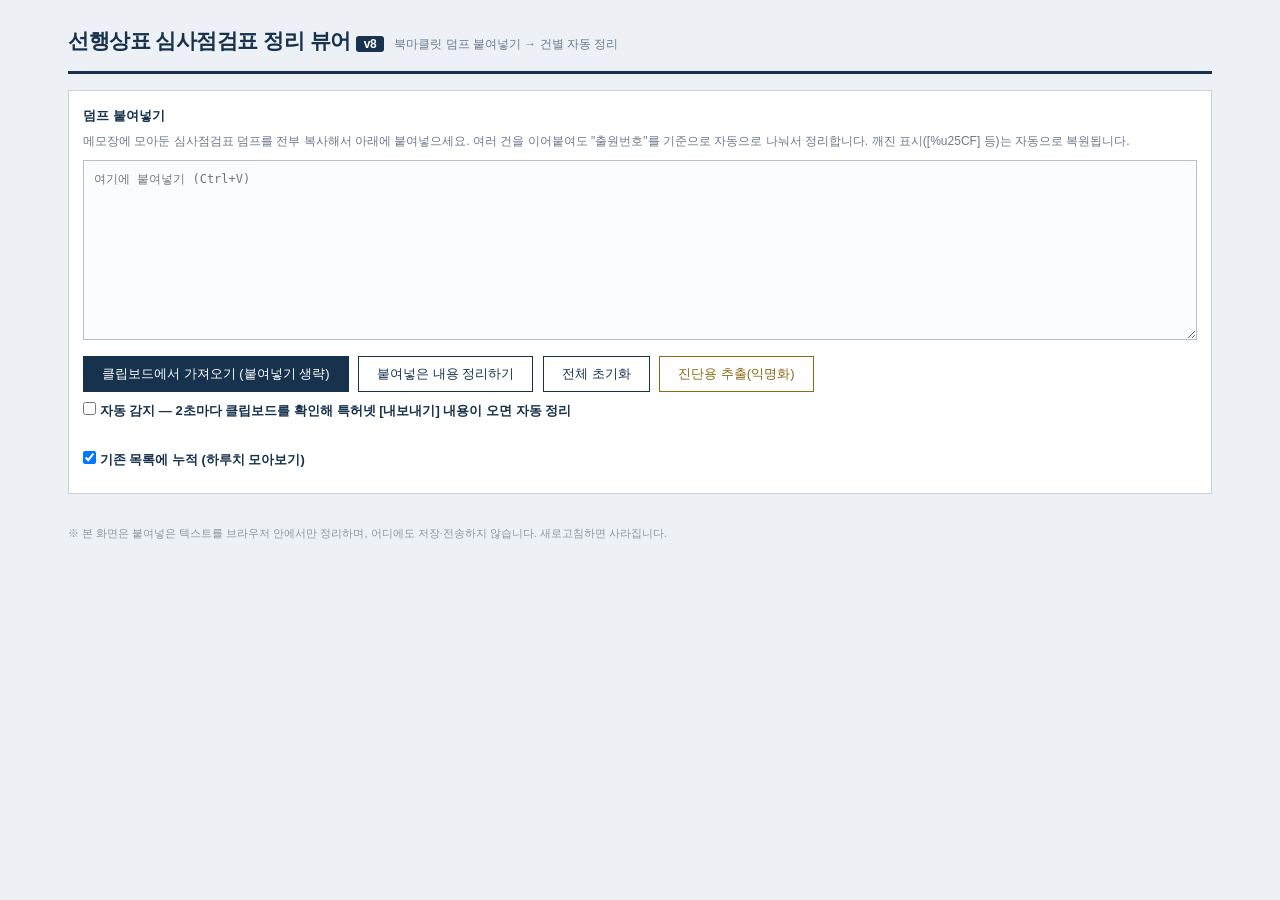
<file: 심사점검표_정리뷰어.html>
<!DOCTYPE html>
<html lang="ko">
<head>
<meta charset="utf-8">
<meta http-equiv="X-UA-Compatible" content="IE=edge">
<title>선행상표 심사점검표 정리 뷰어</title>
<style>
/* IE11 호환: CSS 변수/그리드 미사용 */
* { margin:0; padding:0; box-sizing:border-box; }
html, body { height:auto; min-height:100%; overflow-x:hidden; overflow-y:auto; }
html { background:#EDF0F4; }
body {
  font-family:'Malgun Gothic','맑은 고딕',AppleGothic,sans-serif;
  color:#1C2733; font-size:13px; line-height:1.65;
  padding:24px 18px 80px 18px; max-width:1180px; margin:0 auto;
  word-wrap:break-word; overflow-wrap:break-word;
}
/* 어떤 셀·박스도 화면 밖으로 뻗지 않도록 */
table { max-width:100%; }
td, th { overflow-wrap:break-word; word-break:break-word; }
.codes { word-break:break-all; }
h1 { font-size:21px; letter-spacing:-0.5px; color:#17324D; }
h1 .sub { font-size:12px; color:#6B7A8C; font-weight:normal; margin-left:10px; letter-spacing:0; }
.topbar { border-bottom:3px solid #17324D; padding-bottom:12px; margin-bottom:16px; }

/* 입력 영역 */
.inbox { background:#FFFFFF; border:1px solid #C9D2DC; padding:14px; margin-bottom:20px; }
.inbox label { font-weight:bold; color:#17324D; display:block; margin-bottom:6px; }
.inbox .hint { color:#6B7A8C; font-size:12px; margin-bottom:8px; }
textarea#src {
  width:100%; height:180px; border:1px solid #B7C2CE; padding:10px;
  font-family:'Malgun Gothic',monospace; font-size:12px; background:#FBFCFD;
  resize:vertical;
}
.btnrow { margin-top:10px; }
button {
  font-family:inherit; font-size:13px; cursor:pointer;
  border:1px solid #17324D; background:#17324D; color:#fff;
  padding:8px 18px; margin-right:6px;
}
button.ghost { background:#fff; color:#17324D; }
button:hover { background:#0F2438; color:#fff; }

/* 요약 테이블 */
.summary { background:#fff; border:1px solid #C9D2DC; margin-bottom:22px; display:none; }
.summary h2, .card h2 { font-size:14px; background:#17324D; color:#fff; padding:8px 12px; font-weight:bold; }
table.sm { width:100%; border-collapse:collapse; }
table.sm th { background:#E7ECF2; color:#33445A; font-size:12px; padding:7px 8px; border-bottom:2px solid #B7C2CE; text-align:left; }
table.sm td { padding:7px 8px; border-bottom:1px solid #E1E7EE; vertical-align:top; }
table.sm tr.clickable { cursor:pointer; }
table.sm tr.clickable:hover td { background:#F2F6FB; }

/* 결과 뱃지: 도장 느낌 */
.stamp {
  display:inline-block; border:2px solid; border-radius:4px;
  padding:1px 8px; font-weight:bold; font-size:12px; letter-spacing:1px;
  background:#fff;
}
.stamp.reg  { color:#1E6E3C; border-color:#1E6E3C; }
.stamp.rej  { color:#B02A2A; border-color:#B02A2A; }
.stamp.etc  { color:#8A6A16; border-color:#8A6A16; }
.stamp.none { color:#8A96A3; border-color:#B7C2CE; }
.pill {
  display:inline-block; background:#E7ECF2; color:#33445A;
  padding:0 8px; border-radius:9px; font-size:11px; margin-left:6px;
}
.pill.warn { background:#FDEFD8; color:#8A5A10; }

/* 건별 카드 */
.card { background:#fff; border:1px solid #C9D2DC; margin-bottom:22px; }
.card h2 .appno { font-family:Consolas,monospace; letter-spacing:1px; }
.card h2 .markbig { font-size:16px; color:#FFD98A; font-weight:bold; letter-spacing:-0.3px; }
table.sm td.markname, table.dt td.markname { font-weight:bold; }
.card h2 .right { float:right; font-weight:normal; }
.sec { border-top:1px solid #E1E7EE; }
.sec-h {
  padding:8px 12px; background:#F5F8FB; color:#17324D; font-weight:bold;
  cursor:pointer; font-size:13px;
}
.sec-h .tog { color:#8A96A3; font-weight:normal; float:right; }
.sec-b { padding:12px 16px; display:block; }
.sec-b.closed { display:none; }
pre.raw {
  font-family:inherit; white-space:pre-wrap; word-break:break-all;
  background:#FBFCFD; border-left:3px solid #C9D2DC; padding:8px 12px;
  margin:4px 0 8px 0;
}
pre.raw.op { border-left-color:#D89B2B; background:#FEFAF1; }

table.dt { width:100%; border-collapse:collapse; margin:4px 0 8px 0; table-layout:fixed; }
table.dt td { word-wrap:break-word; }
table.dt th { background:#EFF3F7; font-size:12px; padding:5px 8px; border:1px solid #D5DDE5; text-align:left; }
table.dt td { padding:5px 8px; border:1px solid #E1E7EE; vertical-align:top; }
table.dt tr.hasop td { background:#FEFAF1; }
table.dt tr.bstar td { background:#FDECEC; }
table.dt tr.bstar td:first-child { border-left:4px solid #C62828; }
.tag-bstar { color:#C62828; font-weight:bold; font-size:14px; }
.bstar-badge {
  display:inline-block; background:#C62828; color:#fff;
  padding:0 7px; border-radius:3px; font-size:11px; font-weight:bold;
}
.pill.red { background:#F8D7D7; color:#8B1A1A; font-weight:bold; }
table.dt td.markname { font-weight:bold; }
table.dt td .opinion { color:#7A5410; margin-top:2px; white-space:pre-wrap; }
.codes { font-family:Consolas,monospace; font-size:11px; color:#55636F; }
.tag-star { color:#D89B2B; font-weight:bold; }

.filterbar { padding:8px 12px; background:#FFF; border-bottom:1px solid #E1E7EE; }
.filterbar label { margin-right:14px; cursor:pointer; }
.dist-yes { color:#1E6E3C; font-weight:bold; }
.dist-no  { color:#B02A2A; font-weight:bold; }
.footer-note { color:#8A96A3; font-size:11px; margin-top:30px; }
</style>
</head>
<body>

<div class="topbar">
  <h1>선행상표 심사점검표 정리 뷰어 <span style="background:#17324D;color:#fff;padding:1px 8px;font-size:12px;border-radius:3px;">v8</span><span class="sub">북마클릿 덤프 붙여넣기 → 건별 자동 정리</span></h1>
</div>

<div class="inbox">
  <label for="src">덤프 붙여넣기</label>
  <div class="hint">
    메모장에 모아둔 심사점검표 덤프를 전부 복사해서 아래에 붙여넣으세요.
    여러 건을 이어붙여도 "출원번호"를 기준으로 자동으로 나눠서 정리합니다.
    깨진 표시([%u25CF] 등)는 자동으로 복원됩니다.
  </div>
  <textarea id="src" placeholder="여기에 붙여넣기 (Ctrl+V)"></textarea>
  <div class="btnrow">
    <button type="button" onclick="fromClip()">클립보드에서 가져오기 (붙여넣기 생략)</button>
    <button type="button" class="ghost" onclick="run()">붙여넣은 내용 정리하기</button>
    <button type="button" class="ghost" onclick="resetAll()">전체 초기화</button>
    <button type="button" class="ghost" onclick="diagAnon()" style="border-color:#8A6A16;color:#8A6A16;">진단용 추출(익명화)</button>
  </div>
  <div class="btnrow" style="margin-top:8px;">
    <label><input type="checkbox" id="watch" onclick="toggleWatch()"> <b>자동 감지</b> — 2초마다 클립보드를 확인해 특허넷 [내보내기] 내용이 오면 자동 정리</label>
    &nbsp;&nbsp;
    <label><input type="checkbox" id="accum" checked> 기존 목록에 누적 (하루치 모아보기)</label>
  </div>
  <div class="hint" id="clipMsg" style="margin-top:6px;"></div>
</div>

<div class="summary" id="summary">
  <h2>전체 요약</h2>
  <table class="sm" id="sumTable">
    <thead>
      <tr>
        <th style="width:30px">#</th>
        <th style="width:110px">표장</th>
        <th style="width:150px">출원번호</th>
        <th style="width:70px">식별력</th>
        <th>선등록 검토 (의견기재/전체)</th>
        <th>선출원 검토</th>
        <th style="width:100px">최종 판단</th>
      </tr>
    </thead>
    <tbody></tbody>
  </table>
  <div class="filterbar">
    <label><input type="checkbox" id="onlyOp" onclick="toggleOnlyOp()"> 심사관 의견이 기재된 선행건만 표시</label>
  </div>
</div>

<div id="cards"></div>
<div class="footer-note">
  ※ 본 화면은 붙여넣은 텍스트를 브라우저 안에서만 정리하며, 어디에도 저장·전송하지 않습니다. 새로고침하면 사라집니다.
</div>

<script type="text/javascript">
/* ===== ES5 / IE11 호환 ===== */

function decodeU(s){
  return s.replace(/%u([0-9A-Fa-f]{4})/g, function(m,h){
    return String.fromCharCode(parseInt(h,16));
  });
}
function esc(s){
  return String(s).replace(/&/g,'&amp;').replace(/</g,'&lt;').replace(/>/g,'&gt;')
                  .replace(/"/g,'&quot;').replace(/'/g,'&#39;');
}
function cleanRaw(s){
  if(!s) return '';
  var t = s.replace(/\r/g,'');
  t = t.replace(/^\s*\|\s*$/gm,'');        // 파이프만 있는 줄 제거
  t = t.replace(/[ \t]*\|[ \t]*$/gm,'');   // 줄 끝 파이프 제거
  t = t.replace(/^[ \t]*\|[ \t]*/gm,'');   // 줄 앞 파이프 제거
  t = t.replace(/\[입력내용\]\s*\n?/g,'');
  t = t.replace(/\n{3,}/g,'\n\n');
  return t.replace(/^\s+|\s+$/g,'');
}
var CUR_BLKS = [];   /* 현재 건의 심사관 기재(입력내용) 원문 보관소 */

/* 출원번호: "출원번호 : 40-...", "출원번호 | 40-..." 등 콜론/파이프 변형 모두 인식.
   국제등록건 등에서 하이픈 없이 13자리(4020140063931)로 나오는 표기도 인식해
   40-2014-0063931 형태로 정규화 */
var APPRE = /출원번호[^\S\n]*[|:：]?[^\S\n]*(\d{2}-\d{4}-\d{7}|\d{13})/;
function findAppNo(s){
  var m = APPRE.exec(s);
  if(!m) return '';
  var v = m[1];
  if(v.indexOf('-') < 0) v = v.substring(0,2) + '-' + v.substring(2,6) + '-' + v.substring(6);
  return v;
}

function grabBlock(text, startIdx){
  // startIdx 이후 첫 [[BLKn]] 토큰의 원문을 반환
  var p = text.indexOf('[[BLK', startIdx);
  if(p < 0) return '';
  var q = text.indexOf(']]', p);
  if(q < 0) return '';
  var id = parseInt(text.substring(p + 5, q), 10);
  return cleanRaw(CUR_BLKS[id] || '');
}
function grabBlockIn(text, start, end){
  // start~end 구간 안의 첫 [[BLKn]] 원문 (구간 밖이면 빈값)
  if(start < 0) return '';
  if(end < 0 || end > text.length) end = text.length;
  var p = text.indexOf('[[BLK', start);
  if(p < 0 || p >= end) return '';
  return grabBlock(text, p);
}
function grabInputIn(text, start, end){
  // start~end 구간 안의 첫 [입력: 값] (한 줄짜리 입력칸)
  if(start < 0) return '';
  if(end < 0 || end > text.length) end = text.length;
  var m = text.substring(start, end).match(/\[입력:\s*([^\]]+)\]/);
  return m ? m[1].replace(/^\s+|\s+$/g,'') : '';
}
function valueIn(text, start, end){
  // 구간의 기재값: 여러 줄 박스([입력내용]) 우선, 없으면 한 줄 입력칸
  return grabBlockIn(text, start, end) || grabInputIn(text, start, end);
}
function section(text, startMarker, endMarkers){
  var s = text.indexOf(startMarker);
  if(s < 0) return null;
  var e = text.length;
  for(var i=0;i<endMarkers.length;i++){
    var p = text.indexOf(endMarkers[i], s + startMarker.length);
    if(p >= 0 && p < e) e = p;
  }
  return { start:s, end:e, text:text.substring(s, e) };
}

/* 선행건(선등록/선출원) 행 파싱
   지원 변형:
   - "N | [선택: ☆] | 4024427320000 20240603 ~ 20351022 표장명" + 다음 줄 코드/권리자 (2025형)
   - "N | [선택: ☆] | (줄바꿈) 1450709 표장 코드들 권리자" 한 줄 (2021형, 7~9자리 번호)
   - 선택셀과 번호 사이에 버튼 텍스트(AI35류견련조회 등)가 끼는 경우 */
function tidyMark(s){
  return String(s)
    .replace(/심사점검표|AI35류견련조회|결과붙이기|정렬활성화|정렬하기/g,'')
    .replace(/\[선택:\s*[^\]]*\]/g,'')
    .replace(/\[입력:\s*\]/g,'')
    .replace(/\[[○●]\]/g,'')
    .replace(/[|×]/g,' ')
    .replace(/\s+/g,' ').replace(/^\s+|\s+$/g,'');
}
function parsePriorRows(sub){
  var rows = [];
  if(!sub) return rows;
  /* 행 시작점: 줄머리의 "번호 |" */
  var startRe = /(?:^|\n)[ \t]*\|?[ \t]*(\d{1,3})[ \t]*\|/g;
  var starts = [], m;
  while((m = startRe.exec(sub)) !== null){
    starts.push({ no:m[1], idx:m.index, body:startRe.lastIndex });
  }
  for(var i=0;i<starts.length;i++){
    var seg = sub.substring(starts[i].body,
      (i+1 < starts.length) ? starts[i+1].idx : sub.length);
    /* 등록/출원번호 = 행 시작 근처의 첫 7~13자리 숫자 */
    var rm = /(^|[\s|])(\d{7,13})(?=[\s|(]|$)/.exec(seg);
    if(!rm) continue;
    var rIdx = rm.index + rm[1].length;
    var prefix = seg.substring(0, rIdx);
    if(prefix.length > 120) continue;          // 번호가 멀면 선행건 행이 아님
    var selM = prefix.match(/\[선택:\s*([^\]]*)\]/);
    var starSrc = selM ? selM[1] : prefix;
    var star = starSrc.indexOf('☆') >= 0;
    var bstar = starSrc.indexOf('★') >= 0;    // 검은 별표 = 유사 표시
    if(!selM && star && bstar) bstar = false;  // 선택지 전체가 긁힌 덤프: ★ 오탐 방지
    var regno = rm[2];
    var rest = seg.substring(rIdx + regno.length);
    /* 존속기간: "20240603 ~ 20351022" / "20230328" / "20030707 ( 20020508 ) ~ 20131201" */
    var date = '';
    var dm = rest.match(/^[ \t]*(\d{8})[ \t]*(\([ \t]*\d{8}[ \t]*\))?[ \t]*(?:[~∼][ \t]*(\d{8})?)?/);
    if(dm && dm[1]){
      date = dm[1] + (dm[3] ? '~' + dm[3] : '');
      rest = rest.substring(dm[0].length);
    }
    /* 유사군코드 묶음(G/S+숫자 연속)을 찾아 표장/코드/권리자 분리 */
    var mark = '', codes = '', owner = '';
    var cm = /(^|[\s|])([GS]\d{3,6}[A-Z]?(?:[ \t\n]+[GS]\d{3,6}[A-Z]?)*)/.exec(rest);
    if(cm){
      mark = rest.substring(0, cm.index + cm[1].length);
      codes = cm[2].replace(/\s+/g,' ');
      var after = rest.substring(cm.index + cm[1].length + cm[2].length);
      owner = after.split('\n')[0] || '';
    } else {
      mark = rest.split('\n')[0] || '';
    }
    mark = tidyMark(mark);
    owner = tidyMark(owner);
    /* 심사관 의견: 행 구간 안의 [입력내용] 블록, 없으면 [입력: 값] */
    var opinion = '';
    var oi = seg.indexOf('[[BLK');
    if(oi >= 0) opinion = grabBlock(seg, oi);
    if(!opinion){
      var im = seg.substring(rIdx).match(/\[입력:\s*([^\]]+)\]/);
      if(im) opinion = im[1].replace(/^\s+|\s+$/g,'');
    }
    rows.push({ no:starts[i].no, star:star, bstar:bstar, regno:regno, date:date,
                mark:mark, codes:codes, owner:owner, opinion:opinion });
  }
  return rows;
}

function radioPick(text, options){
  // options: [{re:정규식, label:표시}] 중 [●] 붙은 것 반환
  for(var i=0;i<options.length;i++){
    if(options[i].re.test(text)) return options[i].label;
  }
  return '';
}

/* ===== 구형(2015~16 이전) 점검표 파서 ===== */
function parseOldRows(txt){
  var rows = [];
  if(!txt) return rows;
  var re = /\((\d{1,3})\)\s*(\d{9,13})(\([^)]*\))?\s*([^\n]*)/g, m;
  while((m = re.exec(txt)) !== null){
    var rest = (m[3] ? m[3] + ' ' : '') + (m[4] || '');
    var codes = rest.match(/[GS]\d{3,6}[A-Z]?/g) || [];
    var mark = rest, owner = '', note = '';
    if(codes.length){
      var ci = rest.indexOf(codes[0]);
      var lastC = codes[codes.length-1];
      var li = rest.lastIndexOf(lastC) + lastC.length;
      mark = rest.substring(0, ci);
      owner = rest.substring(li);
    }
    var ai = owner.indexOf('→');
    if(ai >= 0){ note = owner.substring(ai); owner = owner.substring(0, ai); }
    else {
      var ai2 = mark.indexOf('→');
      if(ai2 >= 0){ note = mark.substring(ai2); mark = mark.substring(0, ai2); }
    }
    function tidy(s){ return s.replace(/[\s,|]+/g,' ').replace(/^\s+|\s+$/g,''); }
    rows.push({ no:m[1], star:false, bstar:false, regno:m[2], date:'',
                mark:tidy(mark), codes:codes.join(' '), owner:tidy(owner),
                opinion: note ? tidy(note) : '' });
  }
  return rows;
}

function parseCaseOld(chunk){
  var c = { oldFormat:true };
  var t = chunk;
  c.raw = chunk;

  c.appNo = findAppNo(t) || '(번호미상)';

  var sq = t.match(/유사질의어[^\[\n]{0,30}\[입력:\s*([^\]]+)\]/);
  c.simQuery = sq ? sq[1].replace(/^\s+|\s+$/g,'') : '';

  c.markName = '';
  if(c.simQuery){
    var tok = c.simQuery.split(/[+&,|]/)[0].replace(/^[\/\s]+|\s+$/g,'');
    if(tok) c.markName = tok;
  }

  /* 지정상품 (좌측 류/유사군코드/지정상품 표) */
  c.goods = [];
  var gre = /\|\s*(\d{1,2})\s*\|\s*([GS][GS\d,\sA-Z]*?)\s*\|\s*([^|]+?)\s*\|/g, gm;
  while((gm = gre.exec(t)) !== null){
    var gcodes = (gm[2].match(/[GS]\d{3,6}[A-Z]?/g) || []).join(' ');
    if(!gcodes) continue;
    c.goods.push({ cls:gm[1], code:gcodes, name:gm[3].replace(/\s+/g,' ').replace(/^\s+|\s+$/g,'') });
  }

  /* ===== 단순화된 구형 처리 =====
     CLIP으로 담은 조각([클립] 마커로 구분)을 순서대로 그대로 보여준다.
     검색결과 조각에서는 타인 선등록/선출원 표만 추출. */

  function grp(txt, name, ends){
    var i = txt.indexOf(name);
    if(i < 0) return '';
    var e = txt.length;
    for(var k=0;k<ends.length;k++){
      var p = txt.indexOf(ends[k], i + name.length);
      if(p >= 0 && p < e) e = p;
    }
    return txt.substring(i, e);
  }
  var g1 = grp(t, '본인 선출원', ['본인 선등록','타인 선등록','타인 선출원']);
  var g2 = grp(t, '본인 선등록', ['타인 선등록','타인 선출원']);
  var g3 = grp(t, '타인 선등록', ['타인 선출원']);
  var g4 = grp(t, '타인 선출원', []);
  c.ownPrior = parseOldRows(g1).concat(parseOldRows(g2));
  c.priorReg = parseOldRows(g3);
  c.priorApp = parseOldRows(g4);
  if(!c.ownPrior.length && !c.priorReg.length && !c.priorApp.length){
    c.priorReg = parseOldRows(t);   // 소구분 없이 나열된 경우
  }

  /* CLIP 조각 분해.
     한 조각 안에 【검색결과】【심사내용】【의견요약】【판단의견】 표제가
     여러 개 들어있으면(문서 통복사) 표제 단위로 다시 나눈다. */
  c.segs = [];
  var TITLE_RE = /(?=【[^】\n]{1,20}】|\[\s*(?:검색결과|심사내용|의견요약|판단의견)\s*\])/;
  function pushSegs(block){
    var subs = block.split(TITLE_RE);
    for(var sj=0; sj<subs.length; sj++){
      var sv = cleanRaw(subs[sj]);
      var gauge = sv.replace(/【[^】]*】/g,'')
                    .replace(/\[\s*(검색결과|심사내용|의견요약|판단의견)\s*\]/g,'')
                    .replace(/\s/g,'');
      if(gauge.length > 2) c.segs.push(sv);
    }
  }
  var parts = t.split(/\n?\[클립\]\n?/);
  for(var si=1; si<parts.length; si++) pushSegs(parts[si]);
  if(!c.segs.length){
    /* [클립] 조각이 없어도(셀프캡처가 프레임을 직접 담은 경우)
       본문에서 표제 구간을 찾아 조각으로 승격. 표제 이전(껍데기)은 제외,
       각 구간은 다음 프레임 경계(=====)에서 자름 */
    var tm = t.split(TITLE_RE);
    for(var ti=1; ti<tm.length; ti++) pushSegs(tm[ti].split(/\n?=====\n?/)[0]);
  }

  /* 요약 판정: 조각들에서 식별력·최종판단만 읽음 */
  var allSeg = c.segs.join('\n');
  c.distinct = /식별력\s*있음/.test(allSeg) ? '있음'
             : (/식별력\s*없음/.test(allSeg) ? '없음' : '');
  var foHits = [];
  if(/등록결정/.test(allSeg)) foHits.push('등록결정');
  if(/거절결정/.test(allSeg)) foHits.push('거절결정');
  if(/취소환송/.test(allSeg)) foHits.push('취소환송');
  c.finalCall = (foHits.length === 1) ? foHits[0] : '';

  c.examText=''; c.opSummary=''; c.finalOpinion='';
  c.markAnalysis=''; c.distinctReason=''; c.overall='';
  c.usage=''; c.art34=''; c.art34Note=''; c.first=''; c.second='';
  return c;
}

function parseCase(chunk){
  /* 형식 판별.
     - 신형 확정 표지(구조): '식별력 유무판단' 라벨 또는 [●]식별력 라디오
     - 구형 확정 표지: 【검색결과】/[ 검색결과 ] 류의 괄호 표제, [클립] 조각
     - '표장분석'은 구형 HWP 문서의 자유서술(■ 표장분석 : ...)에도 나오므로
       구형 확정 표지가 함께 있으면 신형 근거로 쓰지 않음 */
  var hasNewStrong = /식별력\s*유무판단/.test(chunk) ||
                     /\[[●○]\]\s*식별력\s*(있|없)음/.test(chunk);
  var hasOldStrong = /[【\[]\s*(심사내용|검색결과|의견요약|판단의견)\s*[】\]]/.test(chunk) ||
                     chunk.indexOf('[클립]') >= 0;
  var isNew = hasNewStrong || (chunk.indexOf('표장분석') >= 0 && !hasOldStrong);
  var isOld = !isNew && (
              hasOldStrong ||
              (chunk.indexOf('검색결과') >= 0 && chunk.indexOf('심사내용') >= 0) ||
              /\[제\s*3[345]\s*조/.test(chunk) ||
              /기본사항[\s\S]{0,80}권리구분/.test(chunk) ||
              /심사검토\s*내용/.test(chunk) ||
              chunk.indexOf('[클립]') >= 0);
  if(isOld){
    return parseCaseOld(chunk);
  }
  var c = {};
  var t = chunk;
  c.raw = chunk;

  /* 심사관 기재([입력내용]) 블록을 토큰으로 치환해 보호.
     자유서술 안의 '유사판단', '사용실태' 같은 단어가 구획 표지와
     충돌해 내용이 잘리는 것을 방지. 표시할 때 원문 그대로 복원됨.
     블록의 끝 = 덤프 생성기가 만든 표식([○][●], [선택:], [입력:])이 있는 줄,
     파이프만 있는 줄, 프레임 경계(=====), 다음 선행건 행 시작, 문서 끝. */
  CUR_BLKS = [];
  t = t.replace(/\[입력내용\][ \t]*\n?([\s\S]*?)(?=\n[ \t]*\||\n[^\n]*\[[○●]\]|\n[^\n]*\[선택:|\n[^\n]*\[입력:|\n[ \t]*=====|\n[ \t]*\|?[ \t]*\d{1,3}[ \t]*\|[^\n]{0,110}\n?[ \t]*\d{7,13}|$)/g,
    function(mm, body){
      CUR_BLKS.push(body);
      return '[[BLK' + (CUR_BLKS.length - 1) + ']]\n';
    });

  c.appNo = findAppNo(t) || '(번호미상)';

  /* ── 구획 기준점 수집 (양식마다 순서·표기가 달라 위치 기반으로 자름) ── */
  function rpos(re, from){
    if(from < 0) from = 0;
    var m = re.exec(t.substring(from));
    return m ? from + m.index : -1;
  }
  var paS    = t.indexOf('표장분석');
  var dLabel = rpos(/식별력\s*유무판단/, 0);
  var dRadio = rpos(/\[[●○]\]\s*식별력\s*(있|없)음/, 0);
  var dStart = dLabel >= 0 ? dLabel : dRadio;
  var base   = dStart >= 0 ? dStart : (paS >= 0 ? paS : 0);
  var simS   = rpos(/\n[^\n]{0,8}유사판단/, base);
  var useS   = rpos(/\n[^\n]{0,8}사용실태/, simS >= 0 ? simS : base);
  var etcS   = rpos(/기타\s*34조/, 0);
  var appS   = rpos(/\n[ \t]*(?:\|[ \t]*)?출원인[ \t]*(?:\n|\|)/, etcS >= 0 ? etcS : 0);
  var pdS    = t.indexOf('판단의견');
  var f1     = rpos(/1차\s*착수심사\s*결과/, 0);
  var f2     = rpos(/2차\s*착수심사\s*결과/, 0);
  var osS    = rpos(/의견요약/, 0);
  var defS   = rpos(/정의규정/, 0);
  var AN = [paS, dStart, simS, useS, etcS, appS, pdS, f1, f2, osS, defS];
  function aEnd(p){
    var e = t.length;
    for(var i=0;i<AN.length;i++)
      if(AN[i] > p && AN[i] < e) e = AN[i];
    return e;
  }

  /* 지정상품 (좌측 프레임 표. 헤더가 없으면 표장분석 이전 영역에서 표 모양 탐색) */
  c.goods = [];
  function goodsScan(txt){
    var out = [];
    var gre = /\|[ \t]*(\d{1,2})[ \t]*\|[ \t]*([GS][\dA-Z]{3,7}(?:[ \t,]+[GS][\dA-Z]{3,7})*)[ \t]*\|[ \t]*([^|]+?)[ \t]*\|/g, gm;
    while((gm = gre.exec(txt)) !== null){
      var nm = gm[3].replace(/\s+/g,' ').replace(/^\s+|\s+$/g,'');
      if(!nm || nm.indexOf('[') >= 0) continue;
      out.push({ cls:gm[1], code:gm[2].replace(/[,\s]+/g,' '), name:nm });
    }
    return out;
  }
  var gsS = rpos(/류\/유사군별\s*지정상품/, 0);
  if(gsS >= 0){
    var ge = t.indexOf('=====', gsS);
    c.goods = goodsScan(t.substring(gsS, ge >= 0 ? ge : t.length));
  }
  if(!c.goods.length && paS > 0) c.goods = goodsScan(t.substring(0, paS));

  /* 유사질의어 */
  var sq = t.match(/유사질의어[^\[\n]{0,40}\[입력:\s*([^\]]+)\]/);
  c.simQuery = sq ? sq[1].replace(/^\s+|\s+$/g,'') : '';

  /* 표장명 추정: ① 기본사항 '한글' 필드 ② '영문' 필드 ③ 유사질의어 첫 토큰
     (④ 다른 카드의 선행건 목록 역참조는 render 단계에서 보완) */
  c.markName = '';
  var hn = t.match(/한글\s*\|\s*([^|\n]{1,40}?)\s*\|/);
  if(hn && /\S/.test(hn[1]) && hn[1].indexOf('띄어쓰기') < 0) c.markName = hn[1].replace(/^\s+|\s+$/g,'');
  if(!c.markName){
    var en = t.match(/영문\s*\|\s*([^|\n]{1,60}?)\s*\|/);
    if(en && /\S/.test(en[1])) c.markName = en[1].replace(/^\s+|\s+$/g,'');
  }
  if(!c.markName && c.simQuery){
    var tok = c.simQuery.split(/[+&,|]/)[0].replace(/^[\/\s]+|\s+$/g,'');
    if(tok) c.markName = tok;
  }

  /* 표장분석: 표장분석 표제 ~ 식별력 구획 사이의 기재 */
  c.markAnalysis = paS >= 0 ? valueIn(t, paS, (dStart > paS ? dStart : aEnd(paS))) : '';

  /* 식별력: 라벨이 없어도 라디오 표식으로 직접 판정 */
  c.distinct = '';
  if(/\[●\]\s*식별력\s*있음/.test(t)) c.distinct = '있음';
  else if(/\[●\]\s*식별력\s*없음/.test(t)) c.distinct = '없음';
  c.distinctReason = dStart >= 0 ? valueIn(t, dStart, (simS > dStart ? simS : aEnd(dStart))) : '';

  /* 유사판단 구간 */
  var simEnd = t.length;
  if(useS > simS && useS >= 0) simEnd = useS;
  else if(etcS > simS) simEnd = etcS;
  var simText = simS >= 0 ? t.substring(simS, simEnd) : '';

  /* 유사판단 내부 작업영역: 말미의 '심판번호 검색 이력' 이전까지 */
  var wCut = simText.search(/심판번호\s*검색\s*이력/);
  var workText = wCut >= 0 ? simText.substring(0, wCut) : simText;

  /* 종합의견: 작업영역의 마지막 [입력내용] 블록이 행 소속인지 독립 블록인지 판별 */
  c.overall = '';
  var rowsRegion = workText;
  var lastBlk = workText.lastIndexOf('[[BLK');
  if(lastBlk >= 0){
    var rowRe2 = /(?:^|\n)[ \t]*\|?[ \t]*\d{1,3}[ \t]*\|[^\n]{0,110}\n?[ \t]*\d{7,13}/g, rm2, lastRow = -1;
    while((rm2 = rowRe2.exec(workText)) !== null) lastRow = rm2.index;
    var isOverall = false;
    if(lastRow < 0){
      isOverall = true;                       // 선행건 행이 없으면 통째로 종합의견
    } else if(lastBlk > lastRow){
      var between = workText.substring(lastRow, lastBlk);
      var cntBlk = between.split('[[BLK').length - 1;
      if(cntBlk >= 1){
        isOverall = true;                     // 마지막 행에 이미 의견 블록이 있음 → 별도 종합의견
      } else {
        // 마지막 행에 의견이 없는 경우: 내용으로 판별
        var blkTxt = grabBlock(workText, lastBlk);
        if(/[▣]|관찰|종합|동일유사|표장검색|유사판단/.test(blkTxt)) isOverall = true;
      }
    }
    if(isOverall){
      c.overall = grabBlock(workText, lastBlk);
      rowsRegion = workText.substring(0, lastBlk);
    }
  }

  /* 본인/타인 선등록·선출원: 구획 표제 위치로 잘라 각각 행 파싱 */
  c.ownPrior = []; c.priorReg = []; c.priorApp = [];
  var secDefs = [
    { key:'own', re:/본인\s*선등록/ },
    { key:'own', re:/본인\s*선출원/ },
    { key:'own', re:/본인\s*동일자/ },
    { key:'reg', re:/타인\s*선등록/ },
    { key:'app', re:/타인\s*선출원/ }
  ];
  var secPos = [], si, sm2;
  for(si=0; si<secDefs.length; si++){
    sm2 = secDefs[si].re.exec(rowsRegion);
    if(sm2) secPos.push({ key:secDefs[si].key, pos:sm2.index });
  }
  secPos.sort(function(a,b){ return a.pos - b.pos; });
  for(si=0; si<secPos.length; si++){
    var sEnd = (si+1 < secPos.length) ? secPos[si+1].pos : rowsRegion.length;
    var got = parsePriorRows(rowsRegion.substring(secPos[si].pos, sEnd));
    if(secPos[si].key === 'own') c.ownPrior = c.ownPrior.concat(got);
    else if(secPos[si].key === 'reg') c.priorReg = c.priorReg.concat(got);
    else c.priorApp = c.priorApp.concat(got);
  }

  /* 사용실태 */
  c.usage = useS >= 0 ? valueIn(t, useS, aEnd(useS)) : '';

  /* 기타 34조 */
  var etcEnd = etcS >= 0 ? aEnd(etcS) : -1;
  c.art34 = etcS >= 0 ? radioPick(t.substring(etcS, etcEnd), [
    { re:/\[●\]\s*해당사항\s*있음/, label:'해당사항 있음' },
    { re:/\[●\]\s*해당사항\s*없음/, label:'해당사항 없음' }
  ]) : '';
  c.art34Note = etcS >= 0 ? valueIn(t, etcS, etcEnd) : '';

  /* 착수심사결과 / 의견요약 */
  c.first  = f1 >= 0 ? valueIn(t, f1, aEnd(f1)) : '';
  c.second = f2 >= 0 ? valueIn(t, f2, aEnd(f2)) : '';
  c.opSummary = osS >= 0 ? valueIn(t, osS, aEnd(osS)) : '';

  /* 최종 판단 + 판단 사유 (판단의견 구획이 양식에 따라 앞이나 뒤에 옴) */
  c.finalCall = ''; c.finalOpinion = '';
  if(pdS >= 0){
    var pdEnd = aEnd(pdS);
    c.finalCall = radioPick(t.substring(pdS, pdEnd), [
      { re:/\[●\]\s*등록결정/, label:'등록결정' },
      { re:/\[●\]\s*거절결정/, label:'거절결정' },
      { re:/\[●\]\s*취소환송/, label:'취소환송' }
    ]);
    c.finalOpinion = valueIn(t, pdS, pdEnd);
  }

  return c;
}

/* ===== 렌더링 ===== */

function stampHtml(call){
  if(call === '등록결정') return '<span class="stamp reg">등록결정</span>';
  if(call === '거절결정') return '<span class="stamp rej">거절결정</span>';
  if(call === '취소환송') return '<span class="stamp etc">취소환송</span>';
  return '<span class="stamp none">미기재</span>';
}
function distHtml(d){
  if(d === '있음') return '<span class="dist-yes">있음</span>';
  if(d === '없음') return '<span class="dist-no">없음</span>';
  return '<span class="stamp none">미기재</span>';
}
function priorTable(rows, kind){
  if(!rows.length) return '<div style="color:#8A96A3;">해당 없음</div>';
  var h = '<table class="dt"><tr><th style="width:28px">#</th><th style="width:110px">번호</th>' +
          '<th>표장</th><th style="width:200px">유사군 / 권리자</th><th style="width:42%">심사관 의견</th></tr>';
  for(var i=0;i<rows.length;i++){
    var r = rows[i];
    var cl = [r.opinion ? 'hasop' : 'noop'];
    if(r.bstar) cl.push('bstar');
    var starMark = r.bstar ? '<span class="tag-bstar">★</span> '
                 : (r.star ? '<span class="tag-star">☆</span> ' : '');
    h += '<tr class="' + cl.join(' ') + '">' +
      '<td>' + starMark + esc(r.no) + '</td>' +
      '<td><span class="codes">' + esc(r.regno) + '</span><br><span class="codes">' + esc(r.date) + '</span></td>' +
      '<td class="markname">' + (r.bstar ? '<span class="bstar-badge">유사</span> ' : '') + esc(r.mark) + '</td>' +
      '<td><span class="codes">' + esc(r.codes) + '</span><br>' + esc(r.owner) + '</td>' +
      '<td>' + (r.opinion ? '<div class="opinion">' + esc(r.opinion) + '</div>' : '<span style="color:#B7C2CE;">-</span>') + '</td>' +
      '</tr>';
  }
  return h + '</table>';
}
function secHtml(title, bodyHtml, open){
  var cls = open ? '' : ' closed';
  return '<div class="sec">' +
    '<div class="sec-h" onclick="togSec(this)">' + esc(title) +
    '<span class="tog">' + (open ? '접기 ▲' : '펼치기 ▼') + '</span></div>' +
    '<div class="sec-b' + cls + '">' + bodyHtml + '</div></div>';
}
function togSec(h){
  var b = h.nextSibling;
  while(b && b.nodeType !== 1) b = b.nextSibling;
  if(!b) return;
  var closed = b.className.indexOf('closed') >= 0;
  b.className = closed ? 'sec-b' : 'sec-b closed';
  var tg = h.getElementsByTagName('span')[0];
  if(tg) tg.innerHTML = closed ? '접기 ▲' : '펼치기 ▼';
}

var JUNK_WORDS = {'문구삽입':1,'검색결과':1,'결과붙이기':1,'검색결과항목':1,'타인':1,'본인':1,
  '번호재정렬':1,'유사없음':1,'심사내용':1,'출원공고':1,'의견제출':1,'부분우선권':1,
  '의견서요약':1,'의견':1,'검토':1,'지적상품':1,'심사보류':1,'판단의견':1,'등록결정':1,
  '거절결정':1,'취소환송':1,'복사':1,'붙이기':1,'검색범위':1,'전체해제':1,'인쇄':1};
function cleanOldRaw(s){
  /* 구형 원문 표시용: 사이드 메뉴 단어 나열·빈 기호 줄 제거 */
  if(!s) return '';
  var lines = s.split('\n'), out = [], i, L;
  for(i=0;i<lines.length;i++){
    L = lines[i].replace(/^[\s|]+|[\s|]+$/g,'');
    if(L === '' || L === '>' ) continue;
    if(/^[\[\]○●=\s|]+$/.test(L)) continue;          // [○], ===== 등 기호만
    if(JUNK_WORDS[L]) continue;                        // 메뉴 단어 단독 줄
    if(/^\[선택:\s*\]$/.test(L)) continue;             // 빈 선택 표시
    out.push(lines[i]);
  }
  return out.join('\n').replace(/\n{3,}/g,'\n\n').replace(/^\s+|\s+$/g,'');
}

function buildNameMap(cases){
  /* 모든 카드의 선행건 목록에서 번호→표장명 지도를 만들어
     표장명이 비어있는 카드를 보완 (본건 점검표를 함께 담으면 정확도↑) */
  var nmap = {}, i, j;
  function dg(s){ return String(s).replace(/\D/g,''); }
  for(i=0;i<cases.length;i++){
    var lists = [cases[i].priorReg || [], cases[i].priorApp || []];
    if(cases[i].ownPrior) lists.push(cases[i].ownPrior);
    for(var li=0;li<lists.length;li++){
      var L = lists[li];
      for(j=0;j<L.length;j++){
        var k = dg(L[j].regno);
        if(k && L[j].mark && !nmap[k]) nmap[k] = L[j].mark;
      }
    }
  }
  for(i=0;i<cases.length;i++){
    var c0 = cases[i];
    if(!c0.markName){
      var k0 = dg(c0.appNo);
      if(nmap[k0]) c0.markName = nmap[k0];
    }
  }
}

function render(cases){
  buildNameMap(cases);
  var sumBody = '';
  var cardsHtml = '';
  var i;
  for(i=0;i<cases.length;i++){
    var c = cases[i];
    var opRegCnt = 0, j;
    for(j=0;j<c.priorReg.length;j++) if(c.priorReg[j].opinion) opRegCnt++;
    var opAppCnt = 0;
    for(j=0;j<c.priorApp.length;j++) if(c.priorApp[j].opinion) opAppCnt++;
    var bCnt = 0;
    for(j=0;j<c.priorReg.length;j++) if(c.priorReg[j].bstar) bCnt++;
    for(j=0;j<c.priorApp.length;j++) if(c.priorApp[j].bstar) bCnt++;

    sumBody += '<tr class="clickable" onclick="goCard(' + i + ')">' +
      '<td>' + (i+1) + '</td>' +
      '<td class="markname">' + (c.markName ? esc(c.markName) : '<span style="color:#B7C2CE;">-</span>') + '</td>' +
      '<td><span class="codes">' + esc(c.appNo) + '</span>' +
        (bCnt ? ' <span class="pill red">★ 유사 ' + bCnt + '</span>' : '') + '</td>' +
      '<td>' + distHtml(c.distinct) + '</td>' +
      '<td>' + opRegCnt + ' / ' + c.priorReg.length + '건' +
        (opRegCnt ? '<span class="pill warn">의견 ' + opRegCnt + '</span>' : '') + '</td>' +
      '<td>' + opAppCnt + ' / ' + c.priorApp.length + '건' + '</td>' +
      '<td>' + stampHtml(c.finalCall) + '</td></tr>';

    var body = '';
    /* 지정상품 */
    var gh = '';
    if(c.goods.length){
      gh = '<table class="dt"><tr><th style="width:40px">류</th><th style="width:80px">유사군</th><th>지정상품</th></tr>';
      for(j=0;j<c.goods.length;j++){
        gh += '<tr><td>' + esc(c.goods[j].cls) + '</td><td><span class="codes">' +
              esc(c.goods[j].code) + '</span></td><td>' + esc(c.goods[j].name) + '</td></tr>';
      }
      gh += '</table>';
    } else gh = '<div style="color:#8A96A3;">추출된 지정상품 없음</div>';
    body += secHtml('지정상품 (' + c.goods.length + ')', gh, false);

    if(c.oldFormat){
      /* 구형: CLIP 조각을 순서대로 그대로 표시 */
      if(!c.segs || !c.segs.length){
        body += '<div class="sec"><div class="sec-b" style="background:#FDF3E0;color:#7A5410;">' +
          '아직 담긴 기재가 없습니다. 팝업의 기재 박스(검색결과·판단의견 등)를 클릭 → ' +
          '<b>Ctrl+A</b> → <b>Ctrl+C</b> → <b>[CLIP]</b>. 박스 여러 개를 이어서 담아도 됩니다. ' +
          '(건수는 [IN] 기준 1건으로 유지)</div></div>';
      }
      if(c.ownPrior && c.ownPrior.length)
        body += secHtml('본인 선출원·선등록 (' + c.ownPrior.length + '건)', priorTable(c.ownPrior, 'own'), false);
      if(c.priorReg.length)
        body += secHtml('타인 선등록 (' + c.priorReg.length + '건)', priorTable(c.priorReg, 'reg'), true);
      if(c.priorApp.length)
        body += secHtml('타인 선출원 (' + c.priorApp.length + '건)', priorTable(c.priorApp, 'app'), true);
      for(var sgi=0; sgi<(c.segs||[]).length; sgi++){
        var sg = c.segs[sgi];
        var ttl = '기재 ' + (sgi+1);
        var hm = sg.match(/^\s*【\s*([^】\n]{1,20}?)\s*】/) ||
                 sg.match(/^\s*\[\s*(검색결과|심사내용|의견요약|판단의견)\s*\]/);
        if(hm){
          ttl = hm[1];
          sg = sg.replace(/^\s*(?:【[^】\n]*】|\[[^\]\n]*\])[ \t]*\n?/,'');  // 표제 줄은 제목으로 승격
        }
        else if(/\(\d+\)\s*\d{9}/.test(sg)) ttl = '검색결과';
        else if(/제3[345]조|기본사항|심사검토|표장 관념/.test(sg)) ttl = '심사내용';
        else if(/의견요약/.test(sg)) ttl = '의견요약';
        else {
          var fh = 0;
          if(/등록결정/.test(sg)) fh++;
          if(/거절결정/.test(sg)) fh++;
          if(/취소환송/.test(sg)) fh++;
          if(fh === 1 && sg.length < 400) ttl = '판단의견';
        }
        body += secHtml(ttl, '<pre class="raw' + (/판단의견/.test(ttl)?' op':'') + '">' + esc(sg) + '</pre>', true);
      }
    } else {

    if(c.finalOpinion)
      body += secHtml('판단의견 사유', '<pre class="raw op">' + esc(c.finalOpinion) + '</pre>', true);

    if(c.markAnalysis)
      body += secHtml('표장분석', '<pre class="raw">' + esc(c.markAnalysis) + '</pre>', false);

    body += secHtml('식별력 판단 — ' + (c.distinct || '미기재'),
      '<div style="margin-bottom:6px;">식별력: ' + distHtml(c.distinct) + '</div>' +
      (c.distinctReason ? '<pre class="raw">' + esc(c.distinctReason) + '</pre>' : ''), true);

    if(c.ownPrior && c.ownPrior.length)
      body += secHtml('본인 선등록·선출원 (' + c.ownPrior.length + '건)',
        priorTable(c.ownPrior, 'own'), false);

    body += secHtml('타인 선등록 (' + c.priorReg.length + '건 · 의견 ' + opRegCnt + '건)',
      priorTable(c.priorReg, 'reg'), true);
    body += secHtml('타인 선출원 (' + c.priorApp.length + '건 · 의견 ' + opAppCnt + '건)',
      priorTable(c.priorApp, 'app'), true);

    if(c.overall)
      body += secHtml('유사판단 종합의견', '<pre class="raw op">' + esc(c.overall) + '</pre>', true);
    if(c.usage)
      body += secHtml('사용실태', '<pre class="raw">' + esc(c.usage) + '</pre>', false);
    if(c.art34 || c.art34Note)
      body += secHtml('기타 34조 판단 — ' + (c.art34 || '미기재'),
        (c.art34Note ? '<pre class="raw">' + esc(c.art34Note) + '</pre>' : '<div style="color:#8A96A3;">기재 없음</div>'), false);
    if(c.first || c.second)
      body += secHtml('착수심사 결과',
        (c.first ? '<div><b>1차:</b></div><pre class="raw">' + esc(c.first) + '</pre>' : '') +
        (c.second ? '<div><b>2차:</b></div><pre class="raw">' + esc(c.second) + '</pre>' : ''), false);
    if(c.opSummary)
      body += secHtml('의견요약', '<pre class="raw">' + esc(c.opSummary) + '</pre>', false);
    }

    /* 진단용: 담긴 원문을 그대로 확인 (파싱 누락 시 여기서 확인 가능)
       출원번호를 못 찾은 건은 펼친 상태로 표시 */
    var unknown = (c.appNo === '(번호미상)');
    var rawShow = c.oldFormat ? cleanOldRaw(c.raw || '') : (c.raw || '');
    body += secHtml('원문 전체 보기' + (unknown ? ' — 출원번호 미검출' : ' (진단용)'),
      (unknown ? '<div style="background:#FDF3E0;color:#7A5410;padding:8px;margin-bottom:8px;">' +
        '이 덩어리에서 "출원번호 40-XXXX-XXXXXXX" 표기를 찾지 못했습니다. 아래 원문에 출원번호가 보이면 알려주세요 (형식을 추가하겠습니다). ' +
        '원문에 검색 영역이 통째로 없다면, [IN]을 누르기 직전에 연 창이 점검표 팝업인지 확인하세요. (IN은 마지막으로 연 팝업을 담습니다)' +
        '</div>' : '') +
      '<pre class="raw" style="max-height:420px;overflow:auto;">' + esc(rawShow || '(원문 없음)') + '</pre>', unknown);

    cardsHtml += '<div class="card" id="card' + i + '">' +
      '<h2>' +
      (c.markName ? '<span class="markbig">' + esc(c.markName) + '</span> ' : '') +
      '<span class="appno">' + esc(c.appNo) + '</span>' +
      (c.oldFormat ? ' <span class="pill">구형식</span>' : '') +
      (c.simQuery ? ' <span class="pill">' + esc(c.simQuery) + '</span>' : '') +
      (bCnt ? ' <span class="pill red">★ 유사 ' + bCnt + '건</span>' : '') +
      '<span class="right">' + stampHtml(c.finalCall) + '</span></h2>' +
      body + '</div>';
  }
  document.getElementById('sumTable').getElementsByTagName('tbody')[0].innerHTML = sumBody;
  document.getElementById('cards').innerHTML = cardsHtml;
  document.getElementById('summary').style.display = 'block';
}

function goCard(i){
  var el = document.getElementById('card' + i);
  if(el && el.scrollIntoView) el.scrollIntoView(true);
}
function toggleOnlyOp(){
  var on = document.getElementById('onlyOp').checked;
  var tables = document.getElementById('cards').getElementsByTagName('tr');
  for(var i=0;i<tables.length;i++){
    var tr = tables[i];
    if(tr.className.indexOf('noop') >= 0){
      tr.style.display = on ? 'none' : '';
    }
  }
}

/* ===== 누적 저장소 ===== */
var allCases = [];
var caseSigs = {};
var clipSig = '';
var watchTimer = null;

function msg(s){
  var m = document.getElementById('clipMsg');
  if(m) m.innerHTML = s;
}
function splitDump(t){
  /* 건 분리.
     ① 북마클릿 v6.2 이상: [구분선] 표식으로 정확히 분리.
     ② 구버전 덤프: 출원번호 표기 위치에서 분리하되,
        - 출원번호가 없는 앞부분(좌측 프레임의 지정상품 표 등)은 다음 조각에 합침
        - 같은 출원번호가 프레임마다 반복 등장해 쪼개진 조각은 도로 합침 */
  t = t.replace(/\[팝업캡처\]/g, '[구분선]');   // 셀프캡처 표식도 건 구분으로 취급
  if(t.indexOf('[구분선]') >= 0){
    var parts = t.split(/\n?\[구분선\]\n?/), outs = [], i;
    for(i=0;i<parts.length;i++) if(/\S/.test(parts[i])) outs.push(parts[i]);
    return outs;
  }
  var raw = t.split(/(?=출원번호[^\S\n]*[|:：]?[^\S\n]*(?:\d{2}-\d{4}-\d{7}|\d{13}))/);
  var chunks = [], j;
  for(j=0;j<raw.length;j++){
    if(!raw[j]) continue;
    if(!chunks.length){ chunks.push(raw[j]); continue; }
    var prevNo = findAppNo(chunks[chunks.length-1]);
    var curNo = findAppNo(raw[j]);
    if(!prevNo || (curNo && curNo === prevNo)){
      chunks[chunks.length-1] += raw[j];      // 머리 조각 붙이기 / 같은 건 재결합
    } else {
      chunks.push(raw[j]);
    }
  }
  return chunks;
}
function importText(raw, silent){
  if(!raw || raw.replace(/\s/g,'') === ''){
    if(!silent) alert('내용이 비어 있습니다.');
    return 0;
  }
  var t = decodeU(raw).replace(/\r\n/g,'\n');
  var chunks = splitDump(t);
  var accum = document.getElementById('accum').checked;
  if(!accum){ allCases = []; caseSigs = {}; }
  var added = 0;
  for(var i=0;i<chunks.length;i++){
    /* 의미 있는 분량이면 무조건 카드로 만든다.
       출원번호가 없으면 (번호미상)으로 표시하고 원문을 보여줌. */
    if(chunks[i].replace(/\s/g,'').length < 80) continue;
    {
      try {
        var c = parseCase(chunks[i]);
        var sig = c.appNo + '|' + chunks[i].length + '|' + chunks[i].replace(/\s/g,'').substring(0,60);
        if(caseSigs[sig]) continue;   // 같은 건 중복 방지
        caseSigs[sig] = 1;
        allCases.push(c);
        added++;
      } catch(e){ /* 개별 건 파싱 실패 시 건너뜀 */ }
    }
  }
  if(!allCases.length){
    if(!silent) alert('가져온 내용이 너무 짧습니다. 특허넷 패널에서 [OUT]을 눌러 복사한 뒤 다시 시도하세요.');
    return 0;
  }
  render(allCases);
  var now = new Date();
  var hh = ('0'+now.getHours()).slice(-2)+':'+('0'+now.getMinutes()).slice(-2);
  msg('[' + hh + '] ' + added + '건 추가됨 · 현재 총 ' + allCases.length + '건 표시 중');
  if(added && !silent) document.getElementById('summary').scrollIntoView(true);
  return added;
}
function diagAnon(){
  var raw = document.getElementById('src').value || '';
  if(raw.replace(/\s/g,'') === ''){ alert('먼저 덤프를 붙여넣으세요.'); return; }
  var t = decodeU(raw).replace(/\r\n/g,'\n');
  /* 구조 표지는 남기고, 사람 이름·표장·긴 한글은 마스킹 */
  var KEEP = ['표장분석','사전적','실제적','관념','식별력','유무판단','있음','없음',
    '유사판단','유사질의어','질의어','타인','선등록','선출원','본인','종합','관찰',
    '사용실태','기타','34조','해당사항','출원인','자연인','법인','정의규정','착수심사',
    '판단의견','등록결정','거절결정','취소환송','입력','입력내용','선택','심판번호',
    '검색이력','지정상품','유사군','류','검색결과','심사내용','의견요약','기본사항',
    '표장','동일유사','관념','호칭','외관','비유사','요부','전체관찰','식별력있음','식별력없음'];
  var keepSet = {}; for(var i=0;i<KEEP.length;i++) keepSet[KEEP[i]] = 1;
  /* 라인 구조/기호/영문/숫자/코드/괄호표시는 유지, 그 외 한글 실단어만 O로 치환 */
  var out = t.replace(/[가-힣]{2,}/g, function(w){
    if(keepSet[w]) return w;
    /* 조사·구조어 일부 보존 */
    if(/^(그리고|또는|이건|본원|본건|해당|경우|대한|위한|통해|없음|있음|아니|하며|하고|되어|보아|같은|또한)$/.test(w)) return w;
    return 'O'.repeat(Math.min(w.length,4));
  });
  document.getElementById('src').value = out;
  msg('익명화 완료 — 사람이름·표장이 O로 바뀌었습니다. 이 내용을 복사해서 전달하면 구조 진단이 가능합니다. (구조 표지·기호·코드·줄나눔은 그대로 보존됨)');
  try{ window.clipboardData && window.clipboardData.setData('Text', out); }catch(e){}
}
function run(){
  importText(document.getElementById('src').value, false);
}
function readClip(){
  try {
    if(window.clipboardData) return window.clipboardData.getData('Text');
  } catch(e){}
  return null;
}
function fromClip(){
  var t = readClip();
  if(t === null){
    alert('이 브라우저에서는 클립보드 직접 읽기가 지원되지 않습니다.\n(IE에서 열면 지원됩니다)\n입력칸에 Ctrl+V로 붙여넣은 뒤 "붙여넣은 내용 정리하기"를 이용하세요.');
    return;
  }
  if(!t || t.replace(/\s/g,'') === ''){ alert('클립보드가 비어 있습니다.\n특허넷에서 [내보내기]를 먼저 누르세요.'); return; }
  clipSig = t.length + '|' + t.substring(0,80);
  importText(t, false);
}
function toggleWatch(){
  var on = document.getElementById('watch').checked;
  if(on){
    if(readClip() === null){
      alert('이 브라우저에서는 클립보드 자동 감지가 지원되지 않습니다. (IE에서 열면 지원)');
      document.getElementById('watch').checked = false;
      return;
    }
    watchTimer = window.setInterval(function(){
      var t = readClip();
      if(!t) return;
      var sig = t.length + '|' + t.substring(0,80);
      if(sig === clipSig) return;          // 이미 처리한 내용
      clipSig = sig;
      if(!APPRE.test(decodeU(t))) return; // 점검표 덤프가 아니면 무시
      importText(t, true);
    }, 2000);
    msg('자동 감지 작동 중 — 특허넷에서 [내보내기]만 누르면 이 화면에 자동 반영됩니다. (권한 확인창이 뜨면 "허용"을 누르세요. 확인창이 반복되면 자동 감지를 끄고 버튼 방식을 이용하세요.)');
  } else {
    if(watchTimer){ window.clearInterval(watchTimer); watchTimer = null; }
    msg('자동 감지 꺼짐');
  }
}
function resetAll(){
  if(allCases.length && !window.confirm('표시 중인 ' + allCases.length + '건을 모두 지울까요?')) return;
  allCases = []; caseSigs = {}; clipSig = '';
  document.getElementById('src').value = '';
  document.getElementById('summary').style.display = 'none';
  document.getElementById('cards').innerHTML = '';
  msg('');
}
</script>
</body>
</html>
</file>
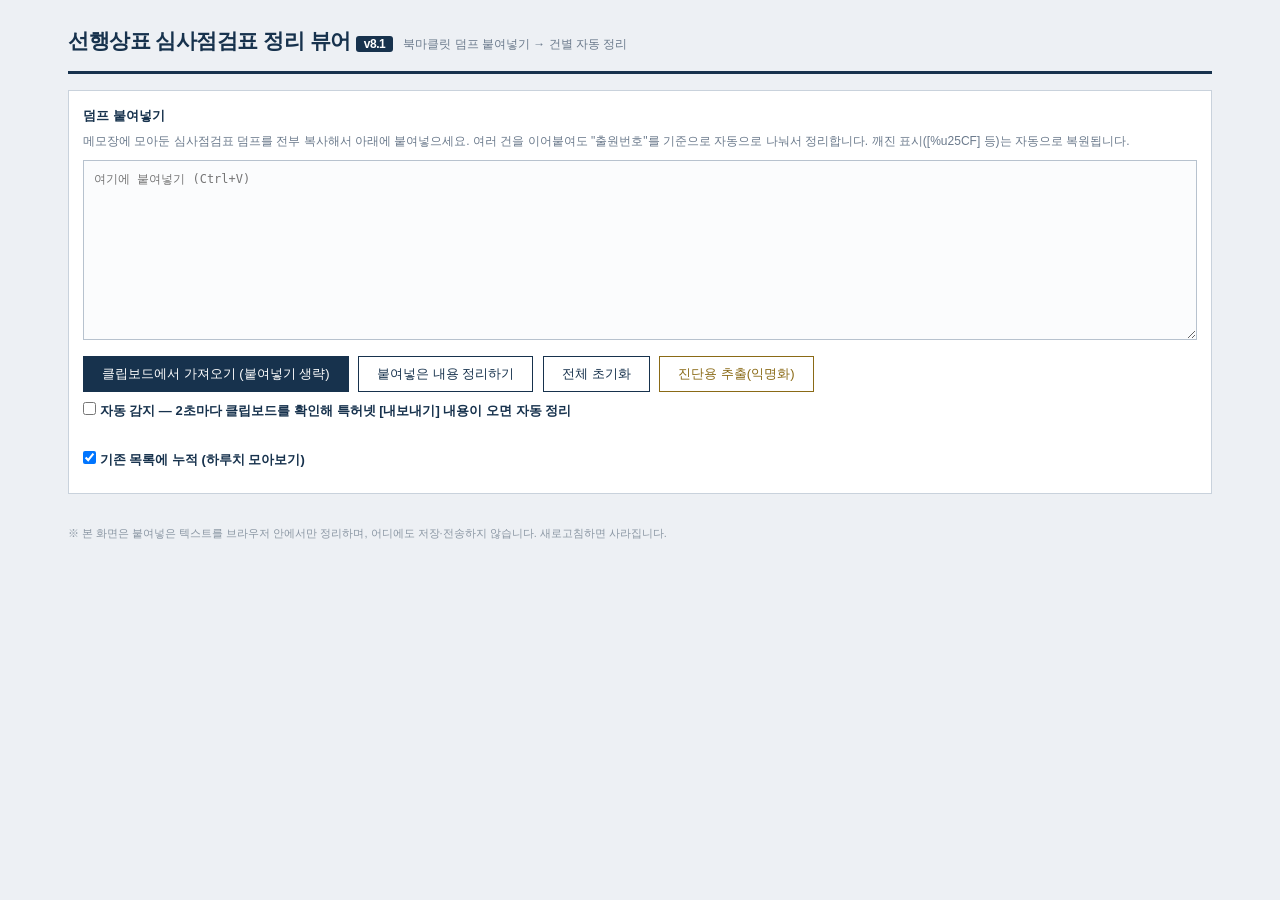
<file: 점검표뷰어_v8.1.html>
<!DOCTYPE html>
<html lang="ko">
<head>
<meta charset="utf-8">
<meta http-equiv="X-UA-Compatible" content="IE=edge">
<title>선행상표 심사점검표 정리 뷰어</title>
<style>
/* IE11 호환: CSS 변수/그리드 미사용 */
* { margin:0; padding:0; box-sizing:border-box; }
/* 스크롤: html/body에 overflow를 걸면 IE(호환 문서모드)에서 휠·스크롤바가
   먹통이 되는 사례가 있어 뷰포트 기본 스크롤만 사용한다 */
html { background:#EDF0F4; }
body {
  font-family:'Malgun Gothic','맑은 고딕',AppleGothic,sans-serif;
  color:#1C2733; font-size:13px; line-height:1.65;
  padding:24px 18px 80px 18px; max-width:1180px; margin:0 auto;
  word-wrap:break-word; overflow-wrap:break-word; overflow-x:hidden;
}
/* 어떤 셀·박스도 화면 밖으로 뻗지 않도록 */
table { max-width:100%; }
td, th { overflow-wrap:break-word; word-break:break-word; }
.codes { word-break:break-all; }
h1 { font-size:21px; letter-spacing:-0.5px; color:#17324D; }
h1 .sub { font-size:12px; color:#6B7A8C; font-weight:normal; margin-left:10px; letter-spacing:0; }
.topbar { border-bottom:3px solid #17324D; padding-bottom:12px; margin-bottom:16px; }

/* 입력 영역 */
.inbox { background:#FFFFFF; border:1px solid #C9D2DC; padding:14px; margin-bottom:20px; }
.inbox label { font-weight:bold; color:#17324D; display:block; margin-bottom:6px; }
.inbox .hint { color:#6B7A8C; font-size:12px; margin-bottom:8px; }
textarea#src {
  width:100%; height:180px; border:1px solid #B7C2CE; padding:10px;
  font-family:'Malgun Gothic',monospace; font-size:12px; background:#FBFCFD;
  resize:vertical;
}
.btnrow { margin-top:10px; }
button {
  font-family:inherit; font-size:13px; cursor:pointer;
  border:1px solid #17324D; background:#17324D; color:#fff;
  padding:8px 18px; margin-right:6px;
}
button.ghost { background:#fff; color:#17324D; }
button.mini { padding:3px 10px; font-size:12px; }
.card h2 button.fold { background:transparent; border:1px solid #7C93AC; color:#fff; padding:1px 9px; font-size:12px; margin-right:8px; }
.card h2 button.fold:hover { background:#0F2438; }
button:hover { background:#0F2438; color:#fff; }

/* 요약 테이블 */
.summary { background:#fff; border:1px solid #C9D2DC; margin-bottom:22px; display:none; }
.summary h2, .card h2 { font-size:14px; background:#17324D; color:#fff; padding:8px 12px; font-weight:bold; }
table.sm { width:100%; border-collapse:collapse; }
table.sm th { background:#E7ECF2; color:#33445A; font-size:12px; padding:7px 8px; border-bottom:2px solid #B7C2CE; text-align:left; }
table.sm td { padding:7px 8px; border-bottom:1px solid #E1E7EE; vertical-align:top; }
table.sm tr.clickable { cursor:pointer; }
table.sm tr.clickable:hover td { background:#F2F6FB; }

/* 결과 뱃지: 도장 느낌 */
.stamp {
  display:inline-block; border:2px solid; border-radius:4px;
  padding:1px 8px; font-weight:bold; font-size:12px; letter-spacing:1px;
  background:#fff;
}
.stamp.reg  { color:#1E6E3C; border-color:#1E6E3C; }
.stamp.rej  { color:#B02A2A; border-color:#B02A2A; }
.stamp.etc  { color:#8A6A16; border-color:#8A6A16; }
.stamp.none { color:#8A96A3; border-color:#B7C2CE; }
.pill {
  display:inline-block; background:#E7ECF2; color:#33445A;
  padding:0 8px; border-radius:9px; font-size:11px; margin-left:6px;
}
.pill.warn { background:#FDEFD8; color:#8A5A10; }

/* 건별 카드 */
.card { background:#fff; border:1px solid #C9D2DC; margin-bottom:22px; }
.card h2 .appno { font-family:Consolas,monospace; letter-spacing:1px; }
.card h2 .markbig { font-size:16px; color:#FFD98A; font-weight:bold; letter-spacing:-0.3px; }
table.sm td.markname, table.dt td.markname { font-weight:bold; }
.card h2 .right { float:right; font-weight:normal; }
.sec { border-top:1px solid #E1E7EE; }
.sec-h {
  padding:8px 12px; background:#F5F8FB; color:#17324D; font-weight:bold;
  cursor:pointer; font-size:13px;
}
.sec-h .tog { color:#8A96A3; font-weight:normal; float:right; }
.sec-b { padding:12px 16px; display:block; }
.sec-b.closed { display:none; }
pre.raw {
  font-family:inherit; white-space:pre-wrap; word-break:break-all;
  background:#FBFCFD; border-left:3px solid #C9D2DC; padding:8px 12px;
  margin:4px 0 8px 0;
}
pre.raw.op { border-left-color:#D89B2B; background:#FEFAF1; }

table.dt { width:100%; border-collapse:collapse; margin:4px 0 8px 0; table-layout:fixed; }
table.dt td { word-wrap:break-word; }
table.dt th { background:#EFF3F7; font-size:12px; padding:5px 8px; border:1px solid #D5DDE5; text-align:left; }
table.dt td { padding:5px 8px; border:1px solid #E1E7EE; vertical-align:top; }
table.dt tr.hasop td { background:#FEFAF1; }
table.dt tr.bstar td { background:#FDECEC; }
table.dt tr.bstar td:first-child { border-left:4px solid #C62828; }
.tag-bstar { color:#C62828; font-weight:bold; font-size:14px; }
.bstar-badge {
  display:inline-block; background:#C62828; color:#fff;
  padding:0 7px; border-radius:3px; font-size:11px; font-weight:bold;
}
.pill.red { background:#F8D7D7; color:#8B1A1A; font-weight:bold; }
table.dt td.markname { font-weight:bold; }
table.dt td .opinion { color:#7A5410; margin-top:2px; white-space:pre-wrap; }
.codes { font-family:Consolas,monospace; font-size:11px; color:#55636F; }
.tag-star { color:#D89B2B; font-weight:bold; }

.filterbar { padding:8px 12px; background:#FFF; border-bottom:1px solid #E1E7EE; }
.filterbar label { margin-right:14px; cursor:pointer; }
.dist-yes { color:#1E6E3C; font-weight:bold; }
.dist-no  { color:#B02A2A; font-weight:bold; }
.footer-note { color:#8A96A3; font-size:11px; margin-top:30px; }
</style>
</head>
<body>

<div class="topbar">
  <h1>선행상표 심사점검표 정리 뷰어 <span style="background:#17324D;color:#fff;padding:1px 8px;font-size:12px;border-radius:3px;">v8.1</span><span class="sub">북마클릿 덤프 붙여넣기 → 건별 자동 정리</span></h1>
</div>

<div class="inbox">
  <label for="src">덤프 붙여넣기</label>
  <div class="hint">
    메모장에 모아둔 심사점검표 덤프를 전부 복사해서 아래에 붙여넣으세요.
    여러 건을 이어붙여도 "출원번호"를 기준으로 자동으로 나눠서 정리합니다.
    깨진 표시([%u25CF] 등)는 자동으로 복원됩니다.
  </div>
  <textarea id="src" placeholder="여기에 붙여넣기 (Ctrl+V)"></textarea>
  <div class="btnrow">
    <button type="button" onclick="fromClip()">클립보드에서 가져오기 (붙여넣기 생략)</button>
    <button type="button" class="ghost" onclick="run()">붙여넣은 내용 정리하기</button>
    <button type="button" class="ghost" onclick="resetAll()">전체 초기화</button>
    <button type="button" class="ghost" onclick="diagAnon()" style="border-color:#8A6A16;color:#8A6A16;">진단용 추출(익명화)</button>
  </div>
  <div class="btnrow" style="margin-top:8px;">
    <label><input type="checkbox" id="watch" onclick="toggleWatch()"> <b>자동 감지</b> — 2초마다 클립보드를 확인해 특허넷 [내보내기] 내용이 오면 자동 정리</label>
    &nbsp;&nbsp;
    <label><input type="checkbox" id="accum" checked> 기존 목록에 누적 (하루치 모아보기)</label>
  </div>
  <div class="hint" id="clipMsg" style="margin-top:6px;"></div>
</div>

<div class="summary" id="summary">
  <h2>전체 요약</h2>
  <table class="sm" id="sumTable">
    <thead>
      <tr>
        <th style="width:30px">#</th>
        <th style="width:110px">표장</th>
        <th style="width:150px">출원번호</th>
        <th style="width:70px">식별력</th>
        <th>선등록 검토 (의견기재/전체)</th>
        <th>선출원 검토</th>
        <th style="width:100px">최종 판단</th>
      </tr>
    </thead>
    <tbody></tbody>
  </table>
  <div class="filterbar">
    <label><input type="checkbox" id="onlyOp" onclick="toggleOnlyOp()"> 심사관 의견이 기재된 선행건만 표시</label>
    <button type="button" class="mini" onclick="foldAll(1)">전체 접기</button>
    <button type="button" class="mini" onclick="foldAll(0)">전체 펴기</button>
  </div>
</div>

<div id="cards"></div>
<div class="footer-note">
  ※ 본 화면은 붙여넣은 텍스트를 브라우저 안에서만 정리하며, 어디에도 저장·전송하지 않습니다. 새로고침하면 사라집니다.
</div>

<script type="text/javascript">
/* ===== ES5 / IE11 호환 ===== */

function decodeU(s){
  return s.replace(/%u([0-9A-Fa-f]{4})/g, function(m,h){
    return String.fromCharCode(parseInt(h,16));
  });
}
function esc(s){
  return String(s).replace(/&/g,'&amp;').replace(/</g,'&lt;').replace(/>/g,'&gt;')
                  .replace(/"/g,'&quot;').replace(/'/g,'&#39;');
}
function cleanRaw(s){
  if(!s) return '';
  var t = s.replace(/\r/g,'');
  t = t.replace(/^\s*\|\s*$/gm,'');        // 파이프만 있는 줄 제거
  t = t.replace(/[ \t]*\|[ \t]*$/gm,'');   // 줄 끝 파이프 제거
  t = t.replace(/^[ \t]*\|[ \t]*/gm,'');   // 줄 앞 파이프 제거
  t = t.replace(/\[입력내용\]\s*\n?/g,'');
  t = t.replace(/\n{3,}/g,'\n\n');
  return t.replace(/^\s+|\s+$/g,'');
}
var CUR_BLKS = [];   /* 현재 건의 심사관 기재(입력내용) 원문 보관소 */

/* 출원번호: "출원번호 : 40-...", "출원번호 | 40-..." 등 콜론/파이프 변형 모두 인식.
   국제등록건 등에서 하이픈 없이 13자리(4020140063931)로 나오는 표기도 인식해
   40-2014-0063931 형태로 정규화 */
var APPRE = /출원번호[^\S\n]*[|:：]?[^\S\n]*(\d{2}-\d{4}-\d{7}|\d{13})/;
function findAppNo(s){
  var m = APPRE.exec(s);
  if(!m) return '';
  var v = m[1];
  if(v.indexOf('-') < 0) v = v.substring(0,2) + '-' + v.substring(2,6) + '-' + v.substring(6);
  return v;
}

function grabBlock(text, startIdx){
  // startIdx 이후 첫 [[BLKn]] 토큰의 원문을 반환
  var p = text.indexOf('[[BLK', startIdx);
  if(p < 0) return '';
  var q = text.indexOf(']]', p);
  if(q < 0) return '';
  var id = parseInt(text.substring(p + 5, q), 10);
  return cleanRaw(CUR_BLKS[id] || '');
}
function grabBlockIn(text, start, end){
  // start~end 구간 안의 첫 [[BLKn]] 원문 (구간 밖이면 빈값)
  if(start < 0) return '';
  if(end < 0 || end > text.length) end = text.length;
  var p = text.indexOf('[[BLK', start);
  if(p < 0 || p >= end) return '';
  return grabBlock(text, p);
}
function grabInputIn(text, start, end){
  // start~end 구간 안의 첫 [입력: 값] (한 줄짜리 입력칸)
  if(start < 0) return '';
  if(end < 0 || end > text.length) end = text.length;
  var m = text.substring(start, end).match(/\[입력:\s*([^\]]+)\]/);
  return m ? m[1].replace(/^\s+|\s+$/g,'') : '';
}
function valueIn(text, start, end){
  // 구간의 기재값: 여러 줄 박스([입력내용]) 우선, 없으면 한 줄 입력칸
  return grabBlockIn(text, start, end) || grabInputIn(text, start, end);
}
function section(text, startMarker, endMarkers){
  var s = text.indexOf(startMarker);
  if(s < 0) return null;
  var e = text.length;
  for(var i=0;i<endMarkers.length;i++){
    var p = text.indexOf(endMarkers[i], s + startMarker.length);
    if(p >= 0 && p < e) e = p;
  }
  return { start:s, end:e, text:text.substring(s, e) };
}

/* 선행건(선등록/선출원) 행 파싱
   지원 변형:
   - "N | [선택: ☆] | 4024427320000 20240603 ~ 20351022 표장명" + 다음 줄 코드/권리자 (2025형)
   - "N | [선택: ☆] | (줄바꿈) 1450709 표장 코드들 권리자" 한 줄 (2021형, 7~9자리 번호)
   - 선택셀과 번호 사이에 버튼 텍스트(AI35류견련조회 등)가 끼는 경우 */
function tidyMark(s){
  return String(s)
    .replace(/심사점검표|AI35류견련조회|결과붙이기|정렬활성화|정렬하기/g,'')
    .replace(/\[선택:\s*[^\]]*\]/g,'')
    .replace(/\[입력:\s*\]/g,'')
    .replace(/\[[○●]\]/g,'')
    .replace(/[|×]/g,' ')
    .replace(/\s+/g,' ').replace(/^\s+|\s+$/g,'');
}
function parsePriorRows(sub){
  var rows = [];
  if(!sub) return rows;
  /* 행 시작점: 줄머리의 "번호 |" */
  var startRe = /(?:^|\n)[ \t]*\|?[ \t]*(\d{1,3})[ \t]*\|/g;
  var starts = [], m;
  while((m = startRe.exec(sub)) !== null){
    starts.push({ no:m[1], idx:m.index, body:startRe.lastIndex });
  }
  for(var i=0;i<starts.length;i++){
    var seg = sub.substring(starts[i].body,
      (i+1 < starts.length) ? starts[i+1].idx : sub.length);
    /* 등록/출원번호 = 행 시작 근처의 첫 7~13자리 숫자 */
    var rm = /(^|[\s|])(\d{7,13})(?=[\s|(]|$)/.exec(seg);
    if(!rm) continue;
    var rIdx = rm.index + rm[1].length;
    var prefix = seg.substring(0, rIdx);
    if(prefix.length > 120) continue;          // 번호가 멀면 선행건 행이 아님
    var selM = prefix.match(/\[선택:\s*([^\]]*)\]/);
    var starSrc = selM ? selM[1] : prefix;
    var star = starSrc.indexOf('☆') >= 0;
    var bstar = starSrc.indexOf('★') >= 0;    // 검은 별표 = 유사 표시
    if(!selM && star && bstar) bstar = false;  // 선택지 전체가 긁힌 덤프: ★ 오탐 방지
    var regno = rm[2];
    var rest = seg.substring(rIdx + regno.length);
    /* 존속기간: "20240603 ~ 20351022" / "20230328" / "20030707 ( 20020508 ) ~ 20131201" */
    var date = '';
    var dm = rest.match(/^[ \t]*(\d{8})[ \t]*(\([ \t]*\d{8}[ \t]*\))?[ \t]*(?:[~∼][ \t]*(\d{8})?)?/);
    if(dm && dm[1]){
      date = dm[1] + (dm[3] ? '~' + dm[3] : '');
      rest = rest.substring(dm[0].length);
    }
    /* 유사군코드 묶음(G/S+숫자 연속)을 찾아 표장/코드/권리자 분리 */
    var mark = '', codes = '', owner = '';
    var cm = /(^|[\s|])([GS]\d{3,6}[A-Z]?(?:[ \t\n]+[GS]\d{3,6}[A-Z]?)*)/.exec(rest);
    if(cm){
      mark = rest.substring(0, cm.index + cm[1].length);
      codes = cm[2].replace(/\s+/g,' ');
      var after = rest.substring(cm.index + cm[1].length + cm[2].length);
      owner = after.split('\n')[0] || '';
    } else {
      mark = rest.split('\n')[0] || '';
    }
    mark = tidyMark(mark);
    owner = tidyMark(owner);
    /* 심사관 의견: 행 구간 안의 [입력내용] 블록, 없으면 [입력: 값] */
    var opinion = '';
    var oi = seg.indexOf('[[BLK');
    if(oi >= 0) opinion = grabBlock(seg, oi);
    if(!opinion){
      var im = seg.substring(rIdx).match(/\[입력:\s*([^\]]+)\]/);
      if(im) opinion = im[1].replace(/^\s+|\s+$/g,'');
    }
    rows.push({ no:starts[i].no, star:star, bstar:bstar, regno:regno, date:date,
                mark:mark, codes:codes, owner:owner, opinion:opinion });
  }
  return rows;
}

function radioPick(text, options){
  // options: [{re:정규식, label:표시}] 중 [●] 붙은 것 반환
  for(var i=0;i<options.length;i++){
    if(options[i].re.test(text)) return options[i].label;
  }
  return '';
}

/* ===== 구형(2015~16 이전) 점검표 파서 ===== */
function parseOldRows(txt){
  var rows = [];
  if(!txt) return rows;
  var re = /\((\d{1,3})\)\s*(\d{9,13})(\([^)]*\))?\s*([^\n]*)/g, m;
  while((m = re.exec(txt)) !== null){
    var rest = (m[3] ? m[3] + ' ' : '') + (m[4] || '');
    var codes = rest.match(/[GS]\d{3,6}[A-Z]?/g) || [];
    var mark = rest, owner = '', note = '';
    if(codes.length){
      var ci = rest.indexOf(codes[0]);
      var lastC = codes[codes.length-1];
      var li = rest.lastIndexOf(lastC) + lastC.length;
      mark = rest.substring(0, ci);
      owner = rest.substring(li);
    }
    var ai = owner.indexOf('→');
    if(ai >= 0){ note = owner.substring(ai); owner = owner.substring(0, ai); }
    else {
      var ai2 = mark.indexOf('→');
      if(ai2 >= 0){ note = mark.substring(ai2); mark = mark.substring(0, ai2); }
    }
    function tidy(s){ return s.replace(/[\s,|]+/g,' ').replace(/^\s+|\s+$/g,''); }
    rows.push({ no:m[1], star:false, bstar:false, regno:m[2], date:'',
                mark:tidy(mark), codes:codes.join(' '), owner:tidy(owner),
                opinion: note ? tidy(note) : '' });
  }
  return rows;
}

function parseCaseOld(chunk){
  var c = { oldFormat:true };
  var t = chunk;
  c.raw = chunk;

  c.appNo = findAppNo(t) || '(번호미상)';

  var sq = t.match(/유사질의어[^\[\n]{0,30}\[입력:\s*([^\]]+)\]/);
  c.simQuery = sq ? sq[1].replace(/^\s+|\s+$/g,'') : '';

  c.markName = '';
  if(c.simQuery){
    var tok = c.simQuery.split(/[+&,|]/)[0].replace(/^[\/\s]+|\s+$/g,'');
    if(tok) c.markName = tok;
  }

  /* 지정상품 (좌측 류/유사군코드/지정상품 표) */
  c.goods = [];
  var gre = /\|\s*(\d{1,2})\s*\|\s*([GS][GS\d,\sA-Z]*?)\s*\|\s*([^|]+?)\s*\|/g, gm;
  while((gm = gre.exec(t)) !== null){
    var gcodes = (gm[2].match(/[GS]\d{3,6}[A-Z]?/g) || []).join(' ');
    if(!gcodes) continue;
    c.goods.push({ cls:gm[1], code:gcodes, name:gm[3].replace(/\s+/g,' ').replace(/^\s+|\s+$/g,'') });
  }

  /* ===== 단순화된 구형 처리 =====
     CLIP으로 담은 조각([클립] 마커로 구분)을 순서대로 그대로 보여준다.
     검색결과 조각에서는 타인 선등록/선출원 표만 추출. */

  function grp(txt, name, ends){
    var i = txt.indexOf(name);
    if(i < 0) return '';
    var e = txt.length;
    for(var k=0;k<ends.length;k++){
      var p = txt.indexOf(ends[k], i + name.length);
      if(p >= 0 && p < e) e = p;
    }
    return txt.substring(i, e);
  }
  var g1 = grp(t, '본인 선출원', ['본인 선등록','타인 선등록','타인 선출원']);
  var g2 = grp(t, '본인 선등록', ['타인 선등록','타인 선출원']);
  var g3 = grp(t, '타인 선등록', ['타인 선출원']);
  var g4 = grp(t, '타인 선출원', []);
  c.ownPrior = parseOldRows(g1).concat(parseOldRows(g2));
  c.priorReg = parseOldRows(g3);
  c.priorApp = parseOldRows(g4);
  if(!c.ownPrior.length && !c.priorReg.length && !c.priorApp.length){
    c.priorReg = parseOldRows(t);   // 소구분 없이 나열된 경우
  }

  /* CLIP 조각 분해.
     한 조각 안에 【검색결과】【심사내용】【의견요약】【판단의견】 표제가
     여러 개 들어있으면(문서 통복사) 표제 단위로 다시 나눈다. */
  c.segs = [];
  var TITLE_RE = /(?=【[^】\n]{1,20}】|\[\s*(?:검색결과|심사내용|의견요약|판단의견)\s*\])/;
  function pushSegs(block){
    var subs = block.split(TITLE_RE);
    for(var sj=0; sj<subs.length; sj++){
      var sv = cleanRaw(subs[sj]);
      var gauge = sv.replace(/【[^】]*】/g,'')
                    .replace(/\[\s*(검색결과|심사내용|의견요약|판단의견)\s*\]/g,'')
                    .replace(/\s/g,'');
      if(gauge.length > 2) c.segs.push(sv);
    }
  }
  var parts = t.split(/\n?\[클립\]\n?/);
  for(var si=1; si<parts.length; si++) pushSegs(parts[si]);
  if(!c.segs.length){
    /* [클립] 조각이 없어도(셀프캡처가 프레임을 직접 담은 경우)
       본문에서 표제 구간을 찾아 조각으로 승격. 표제 이전(껍데기)은 제외,
       각 구간은 다음 프레임 경계(=====)에서 자름 */
    var tm = t.split(TITLE_RE);
    for(var ti=1; ti<tm.length; ti++) pushSegs(tm[ti].split(/\n?=====\n?/)[0]);
  }

  /* 요약 판정: 조각들에서 식별력·최종판단만 읽음 */
  var allSeg = c.segs.join('\n');
  c.distinct = /식별력\s*있음/.test(allSeg) ? '있음'
             : (/식별력\s*없음/.test(allSeg) ? '없음' : '');
  var foHits = [];
  if(/등록결정/.test(allSeg)) foHits.push('등록결정');
  if(/거절결정/.test(allSeg)) foHits.push('거절결정');
  if(/취소환송/.test(allSeg)) foHits.push('취소환송');
  c.finalCall = (foHits.length === 1) ? foHits[0] : '';

  c.examText=''; c.opSummary=''; c.finalOpinion='';
  c.markAnalysis=''; c.distinctReason=''; c.overall='';
  c.usage=''; c.art34=''; c.art34Note=''; c.first=''; c.second='';
  return c;
}

function parseCase(chunk){
  /* 형식 판별.
     - 신형 확정 표지(구조): '식별력 유무판단' 라벨 또는 [●]식별력 라디오
     - 구형 확정 표지: 【검색결과】/[ 검색결과 ] 류의 괄호 표제, [클립] 조각
     - '표장분석'은 구형 HWP 문서의 자유서술(■ 표장분석 : ...)에도 나오므로
       구형 확정 표지가 함께 있으면 신형 근거로 쓰지 않음 */
  var hasNewStrong = /식별력\s*유무판단/.test(chunk) ||
                     /\[[●○]\]\s*식별력\s*(있|없)음/.test(chunk);
  var hasOldStrong = /[【\[]\s*(심사내용|검색결과|의견요약|판단의견)\s*[】\]]/.test(chunk) ||
                     chunk.indexOf('[클립]') >= 0;
  var isNew = hasNewStrong || (chunk.indexOf('표장분석') >= 0 && !hasOldStrong);
  var isOld = !isNew && (
              hasOldStrong ||
              (chunk.indexOf('검색결과') >= 0 && chunk.indexOf('심사내용') >= 0) ||
              /\[제\s*3[345]\s*조/.test(chunk) ||
              /기본사항[\s\S]{0,80}권리구분/.test(chunk) ||
              /심사검토\s*내용/.test(chunk) ||
              chunk.indexOf('[클립]') >= 0);
  if(isOld){
    return parseCaseOld(chunk);
  }
  var c = {};
  var t = chunk;
  c.raw = chunk;

  /* 심사관 기재([입력내용]) 블록을 토큰으로 치환해 보호.
     자유서술 안의 '유사판단', '사용실태' 같은 단어가 구획 표지와
     충돌해 내용이 잘리는 것을 방지. 표시할 때 원문 그대로 복원됨.
     블록의 끝 = 덤프 생성기가 만든 표식([○][●], [선택:], [입력:])이 있는 줄,
     파이프만 있는 줄, 프레임 경계(=====), 다음 선행건 행 시작, 문서 끝. */
  CUR_BLKS = [];
  t = t.replace(/\[입력내용\][ \t]*\n?([\s\S]*?)(?=\n[ \t]*\||\n[^\n]*\[[○●]\]|\n[^\n]*\[선택:|\n[^\n]*\[입력:|\n[ \t]*=====|\n[ \t]*\|?[ \t]*\d{1,3}[ \t]*\|[^\n]{0,110}\n?[ \t]*\d{7,13}|$)/g,
    function(mm, body){
      CUR_BLKS.push(body);
      return '[[BLK' + (CUR_BLKS.length - 1) + ']]\n';
    });

  c.appNo = findAppNo(t) || '(번호미상)';

  /* ── 구획 기준점 수집 (양식마다 순서·표기가 달라 위치 기반으로 자름) ── */
  function rpos(re, from){
    if(from < 0) from = 0;
    var m = re.exec(t.substring(from));
    return m ? from + m.index : -1;
  }
  var paS    = t.indexOf('표장분석');
  var dLabel = rpos(/식별력\s*유무판단/, 0);
  var dRadio = rpos(/\[[●○]\]\s*식별력\s*(있|없)음/, 0);
  var dStart = dLabel >= 0 ? dLabel : dRadio;
  var base   = dStart >= 0 ? dStart : (paS >= 0 ? paS : 0);
  var simS   = rpos(/\n[^\n]{0,8}유사판단/, base);
  var useS   = rpos(/\n[^\n]{0,8}사용실태/, simS >= 0 ? simS : base);
  var etcS   = rpos(/기타\s*34조/, 0);
  var appS   = rpos(/\n[ \t]*(?:\|[ \t]*)?출원인[ \t]*(?:\n|\|)/, etcS >= 0 ? etcS : 0);
  var pdS    = t.indexOf('판단의견');
  var f1     = rpos(/1차\s*착수심사\s*결과/, 0);
  var f2     = rpos(/2차\s*착수심사\s*결과/, 0);
  var osS    = rpos(/의견요약/, 0);
  var defS   = rpos(/정의규정/, 0);
  var AN = [paS, dStart, simS, useS, etcS, appS, pdS, f1, f2, osS, defS];
  function aEnd(p){
    var e = t.length;
    for(var i=0;i<AN.length;i++)
      if(AN[i] > p && AN[i] < e) e = AN[i];
    return e;
  }

  /* 지정상품 (좌측 프레임 표. 헤더가 없으면 표장분석 이전 영역에서 표 모양 탐색) */
  c.goods = [];
  function goodsScan(txt){
    var out = [];
    var gre = /\|[ \t]*(\d{1,2})[ \t]*\|[ \t]*([GS][\dA-Z]{3,7}(?:[ \t,]+[GS][\dA-Z]{3,7})*)[ \t]*\|[ \t]*([^|]+?)[ \t]*\|/g, gm;
    while((gm = gre.exec(txt)) !== null){
      var nm = gm[3].replace(/\s+/g,' ').replace(/^\s+|\s+$/g,'');
      if(!nm || nm.indexOf('[') >= 0) continue;
      out.push({ cls:gm[1], code:gm[2].replace(/[,\s]+/g,' '), name:nm });
    }
    return out;
  }
  var gsS = rpos(/류\/유사군별\s*지정상품/, 0);
  if(gsS >= 0){
    var ge = t.indexOf('=====', gsS);
    c.goods = goodsScan(t.substring(gsS, ge >= 0 ? ge : t.length));
  }
  if(!c.goods.length && paS > 0) c.goods = goodsScan(t.substring(0, paS));

  /* 유사질의어 */
  var sq = t.match(/유사질의어[^\[\n]{0,40}\[입력:\s*([^\]]+)\]/);
  c.simQuery = sq ? sq[1].replace(/^\s+|\s+$/g,'') : '';

  /* 표장명 추정: ① 기본사항 '한글' 필드 ② '영문' 필드 ③ 유사질의어 첫 토큰
     (④ 다른 카드의 선행건 목록 역참조는 render 단계에서 보완) */
  c.markName = '';
  var hn = t.match(/한글\s*\|\s*([^|\n]{1,40}?)\s*\|/);
  if(hn && /\S/.test(hn[1]) && hn[1].indexOf('띄어쓰기') < 0) c.markName = hn[1].replace(/^\s+|\s+$/g,'');
  if(!c.markName){
    var en = t.match(/영문\s*\|\s*([^|\n]{1,60}?)\s*\|/);
    if(en && /\S/.test(en[1])) c.markName = en[1].replace(/^\s+|\s+$/g,'');
  }
  if(!c.markName && c.simQuery){
    var tok = c.simQuery.split(/[+&,|]/)[0].replace(/^[\/\s]+|\s+$/g,'');
    if(tok) c.markName = tok;
  }

  /* 표장분석: 표장분석 표제 ~ 식별력 구획 사이의 기재 */
  c.markAnalysis = paS >= 0 ? valueIn(t, paS, (dStart > paS ? dStart : aEnd(paS))) : '';

  /* 식별력: 라벨이 없어도 라디오 표식으로 직접 판정 */
  c.distinct = '';
  if(/\[●\]\s*식별력\s*있음/.test(t)) c.distinct = '있음';
  else if(/\[●\]\s*식별력\s*없음/.test(t)) c.distinct = '없음';
  c.distinctReason = dStart >= 0 ? valueIn(t, dStart, (simS > dStart ? simS : aEnd(dStart))) : '';

  /* 유사판단 구간 */
  var simEnd = t.length;
  if(useS > simS && useS >= 0) simEnd = useS;
  else if(etcS > simS) simEnd = etcS;
  var simText = simS >= 0 ? t.substring(simS, simEnd) : '';

  /* 유사판단 내부 작업영역: 말미의 '심판번호 검색 이력' 이전까지 */
  var wCut = simText.search(/심판번호\s*검색\s*이력/);
  var workText = wCut >= 0 ? simText.substring(0, wCut) : simText;

  /* 종합의견: 작업영역의 마지막 [입력내용] 블록이 행 소속인지 독립 블록인지 판별 */
  c.overall = '';
  var rowsRegion = workText;
  var lastBlk = workText.lastIndexOf('[[BLK');
  if(lastBlk >= 0){
    var rowRe2 = /(?:^|\n)[ \t]*\|?[ \t]*\d{1,3}[ \t]*\|[^\n]{0,110}\n?[ \t]*\d{7,13}/g, rm2, lastRow = -1;
    while((rm2 = rowRe2.exec(workText)) !== null) lastRow = rm2.index;
    var isOverall = false;
    if(lastRow < 0){
      isOverall = true;                       // 선행건 행이 없으면 통째로 종합의견
    } else if(lastBlk > lastRow){
      var between = workText.substring(lastRow, lastBlk);
      var cntBlk = between.split('[[BLK').length - 1;
      if(cntBlk >= 1){
        isOverall = true;                     // 마지막 행에 이미 의견 블록이 있음 → 별도 종합의견
      } else {
        // 마지막 행에 의견이 없는 경우: 내용으로 판별
        var blkTxt = grabBlock(workText, lastBlk);
        if(/[▣]|관찰|종합|동일유사|표장검색|유사판단/.test(blkTxt)) isOverall = true;
      }
    }
    if(isOverall){
      c.overall = grabBlock(workText, lastBlk);
      rowsRegion = workText.substring(0, lastBlk);
    }
  }

  /* 본인/타인 선등록·선출원: 구획 표제 위치로 잘라 각각 행 파싱 */
  c.ownPrior = []; c.priorReg = []; c.priorApp = [];
  var secDefs = [
    { key:'own', re:/본인\s*선등록/ },
    { key:'own', re:/본인\s*선출원/ },
    { key:'own', re:/본인\s*동일자/ },
    { key:'reg', re:/타인\s*선등록/ },
    { key:'app', re:/타인\s*선출원/ }
  ];
  var secPos = [], si, sm2;
  for(si=0; si<secDefs.length; si++){
    sm2 = secDefs[si].re.exec(rowsRegion);
    if(sm2) secPos.push({ key:secDefs[si].key, pos:sm2.index });
  }
  secPos.sort(function(a,b){ return a.pos - b.pos; });
  for(si=0; si<secPos.length; si++){
    var sEnd = (si+1 < secPos.length) ? secPos[si+1].pos : rowsRegion.length;
    var got = parsePriorRows(rowsRegion.substring(secPos[si].pos, sEnd));
    if(secPos[si].key === 'own') c.ownPrior = c.ownPrior.concat(got);
    else if(secPos[si].key === 'reg') c.priorReg = c.priorReg.concat(got);
    else c.priorApp = c.priorApp.concat(got);
  }

  /* 사용실태 */
  c.usage = useS >= 0 ? valueIn(t, useS, aEnd(useS)) : '';

  /* 기타 34조 */
  var etcEnd = etcS >= 0 ? aEnd(etcS) : -1;
  c.art34 = etcS >= 0 ? radioPick(t.substring(etcS, etcEnd), [
    { re:/\[●\]\s*해당사항\s*있음/, label:'해당사항 있음' },
    { re:/\[●\]\s*해당사항\s*없음/, label:'해당사항 없음' }
  ]) : '';
  c.art34Note = etcS >= 0 ? valueIn(t, etcS, etcEnd) : '';

  /* 착수심사결과 / 의견요약 */
  c.first  = f1 >= 0 ? valueIn(t, f1, aEnd(f1)) : '';
  c.second = f2 >= 0 ? valueIn(t, f2, aEnd(f2)) : '';
  c.opSummary = osS >= 0 ? valueIn(t, osS, aEnd(osS)) : '';

  /* 최종 판단 + 판단 사유 (판단의견 구획이 양식에 따라 앞이나 뒤에 옴) */
  c.finalCall = ''; c.finalOpinion = '';
  if(pdS >= 0){
    var pdEnd = aEnd(pdS);
    c.finalCall = radioPick(t.substring(pdS, pdEnd), [
      { re:/\[●\]\s*등록결정/, label:'등록결정' },
      { re:/\[●\]\s*거절결정/, label:'거절결정' },
      { re:/\[●\]\s*취소환송/, label:'취소환송' }
    ]);
    c.finalOpinion = valueIn(t, pdS, pdEnd);
  }

  return c;
}

/* ===== 렌더링 ===== */

function stampHtml(call){
  if(call === '등록결정') return '<span class="stamp reg">등록결정</span>';
  if(call === '거절결정') return '<span class="stamp rej">거절결정</span>';
  if(call === '취소환송') return '<span class="stamp etc">취소환송</span>';
  return '<span class="stamp none">미기재</span>';
}
function distHtml(d){
  if(d === '있음') return '<span class="dist-yes">있음</span>';
  if(d === '없음') return '<span class="dist-no">없음</span>';
  return '<span class="stamp none">미기재</span>';
}
function priorTable(rows, kind){
  if(!rows.length) return '<div style="color:#8A96A3;">해당 없음</div>';
  var h = '<table class="dt"><tr><th style="width:28px">#</th><th style="width:110px">번호</th>' +
          '<th>표장</th><th style="width:200px">유사군 / 권리자</th><th style="width:42%">심사관 의견</th></tr>';
  for(var i=0;i<rows.length;i++){
    var r = rows[i];
    var cl = [r.opinion ? 'hasop' : 'noop'];
    if(r.bstar) cl.push('bstar');
    var starMark = r.bstar ? '<span class="tag-bstar">★</span> '
                 : (r.star ? '<span class="tag-star">☆</span> ' : '');
    h += '<tr class="' + cl.join(' ') + '">' +
      '<td>' + starMark + esc(r.no) + '</td>' +
      '<td><span class="codes">' + esc(r.regno) + '</span><br><span class="codes">' + esc(r.date) + '</span></td>' +
      '<td class="markname">' + (r.bstar ? '<span class="bstar-badge">유사</span> ' : '') + esc(r.mark) + '</td>' +
      '<td><span class="codes">' + esc(r.codes) + '</span><br>' + esc(r.owner) + '</td>' +
      '<td>' + (r.opinion ? '<div class="opinion">' + esc(r.opinion) + '</div>' : '<span style="color:#B7C2CE;">-</span>') + '</td>' +
      '</tr>';
  }
  return h + '</table>';
}
function secHtml(title, bodyHtml, open){
  var cls = open ? '' : ' closed';
  return '<div class="sec">' +
    '<div class="sec-h" onclick="togSec(this)">' + esc(title) +
    '<span class="tog">' + (open ? '접기 ▲' : '펼치기 ▼') + '</span></div>' +
    '<div class="sec-b' + cls + '">' + bodyHtml + '</div></div>';
}
function togSec(h){
  var b = h.nextSibling;
  while(b && b.nodeType !== 1) b = b.nextSibling;
  if(!b) return;
  var closed = b.className.indexOf('closed') >= 0;
  b.className = closed ? 'sec-b' : 'sec-b closed';
  var tg = h.getElementsByTagName('span')[0];
  if(tg) tg.innerHTML = closed ? '접기 ▲' : '펼치기 ▼';
}

var JUNK_WORDS = {'문구삽입':1,'검색결과':1,'결과붙이기':1,'검색결과항목':1,'타인':1,'본인':1,
  '번호재정렬':1,'유사없음':1,'심사내용':1,'출원공고':1,'의견제출':1,'부분우선권':1,
  '의견서요약':1,'의견':1,'검토':1,'지적상품':1,'심사보류':1,'판단의견':1,'등록결정':1,
  '거절결정':1,'취소환송':1,'복사':1,'붙이기':1,'검색범위':1,'전체해제':1,'인쇄':1};
function cleanOldRaw(s){
  /* 구형 원문 표시용: 사이드 메뉴 단어 나열·빈 기호 줄 제거 */
  if(!s) return '';
  var lines = s.split('\n'), out = [], i, L;
  for(i=0;i<lines.length;i++){
    L = lines[i].replace(/^[\s|]+|[\s|]+$/g,'');
    if(L === '' || L === '>' ) continue;
    if(/^[\[\]○●=\s|]+$/.test(L)) continue;          // [○], ===== 등 기호만
    if(JUNK_WORDS[L]) continue;                        // 메뉴 단어 단독 줄
    if(/^\[선택:\s*\]$/.test(L)) continue;             // 빈 선택 표시
    out.push(lines[i]);
  }
  return out.join('\n').replace(/\n{3,}/g,'\n\n').replace(/^\s+|\s+$/g,'');
}

function buildNameMap(cases){
  /* 모든 카드의 선행건 목록에서 번호→표장명 지도를 만들어
     표장명이 비어있는 카드를 보완 (본건 점검표를 함께 담으면 정확도↑) */
  var nmap = {}, i, j;
  function dg(s){ return String(s).replace(/\D/g,''); }
  for(i=0;i<cases.length;i++){
    var lists = [cases[i].priorReg || [], cases[i].priorApp || []];
    if(cases[i].ownPrior) lists.push(cases[i].ownPrior);
    for(var li=0;li<lists.length;li++){
      var L = lists[li];
      for(j=0;j<L.length;j++){
        var k = dg(L[j].regno);
        if(k && L[j].mark && !nmap[k]) nmap[k] = L[j].mark;
      }
    }
  }
  for(i=0;i<cases.length;i++){
    var c0 = cases[i];
    if(!c0.markName){
      var k0 = dg(c0.appNo);
      if(nmap[k0]) c0.markName = nmap[k0];
    }
  }
}

function render(cases){
  buildNameMap(cases);
  var sumBody = '';
  var cardsHtml = '';
  var i;
  for(i=0;i<cases.length;i++){
    var c = cases[i];
    var opRegCnt = 0, j;
    for(j=0;j<c.priorReg.length;j++) if(c.priorReg[j].opinion) opRegCnt++;
    var opAppCnt = 0;
    for(j=0;j<c.priorApp.length;j++) if(c.priorApp[j].opinion) opAppCnt++;
    var bCnt = 0;
    for(j=0;j<c.priorReg.length;j++) if(c.priorReg[j].bstar) bCnt++;
    for(j=0;j<c.priorApp.length;j++) if(c.priorApp[j].bstar) bCnt++;

    sumBody += '<tr class="clickable" onclick="goCard(' + i + ')">' +
      '<td>' + (i+1) + '</td>' +
      '<td class="markname">' + (c.markName ? esc(c.markName) : '<span style="color:#B7C2CE;">-</span>') + '</td>' +
      '<td><span class="codes">' + esc(c.appNo) + '</span>' +
        (bCnt ? ' <span class="pill red">★ 유사 ' + bCnt + '</span>' : '') + '</td>' +
      '<td>' + distHtml(c.distinct) + '</td>' +
      '<td>' + opRegCnt + ' / ' + c.priorReg.length + '건' +
        (opRegCnt ? '<span class="pill warn">의견 ' + opRegCnt + '</span>' : '') + '</td>' +
      '<td>' + opAppCnt + ' / ' + c.priorApp.length + '건' + '</td>' +
      '<td>' + stampHtml(c.finalCall) + '</td></tr>';

    var body = '';
    /* 지정상품 */
    var gh = '';
    if(c.goods.length){
      gh = '<table class="dt"><tr><th style="width:40px">류</th><th style="width:80px">유사군</th><th>지정상품</th></tr>';
      for(j=0;j<c.goods.length;j++){
        gh += '<tr><td>' + esc(c.goods[j].cls) + '</td><td><span class="codes">' +
              esc(c.goods[j].code) + '</span></td><td>' + esc(c.goods[j].name) + '</td></tr>';
      }
      gh += '</table>';
    } else gh = '<div style="color:#8A96A3;">추출된 지정상품 없음</div>';
    body += secHtml('지정상품 (' + c.goods.length + ')', gh, false);

    if(c.oldFormat){
      /* 구형: CLIP 조각을 순서대로 그대로 표시 */
      if(!c.segs || !c.segs.length){
        body += '<div class="sec"><div class="sec-b" style="background:#FDF3E0;color:#7A5410;">' +
          '아직 담긴 기재가 없습니다. 팝업의 기재 박스(검색결과·판단의견 등)를 클릭 → ' +
          '<b>Ctrl+A</b> → <b>Ctrl+C</b> → <b>[CLIP]</b>. 박스 여러 개를 이어서 담아도 됩니다. ' +
          '(건수는 [IN] 기준 1건으로 유지)</div></div>';
      }
      if(c.ownPrior && c.ownPrior.length)
        body += secHtml('본인 선출원·선등록 (' + c.ownPrior.length + '건)', priorTable(c.ownPrior, 'own'), false);
      if(c.priorReg.length)
        body += secHtml('타인 선등록 (' + c.priorReg.length + '건)', priorTable(c.priorReg, 'reg'), true);
      if(c.priorApp.length)
        body += secHtml('타인 선출원 (' + c.priorApp.length + '건)', priorTable(c.priorApp, 'app'), true);
      for(var sgi=0; sgi<(c.segs||[]).length; sgi++){
        var sg = c.segs[sgi];
        var ttl = '기재 ' + (sgi+1);
        var hm = sg.match(/^\s*【\s*([^】\n]{1,20}?)\s*】/) ||
                 sg.match(/^\s*\[\s*(검색결과|심사내용|의견요약|판단의견)\s*\]/);
        if(hm){
          ttl = hm[1];
          sg = sg.replace(/^\s*(?:【[^】\n]*】|\[[^\]\n]*\])[ \t]*\n?/,'');  // 표제 줄은 제목으로 승격
        }
        else if(/\(\d+\)\s*\d{9}/.test(sg)) ttl = '검색결과';
        else if(/제3[345]조|기본사항|심사검토|표장 관념/.test(sg)) ttl = '심사내용';
        else if(/의견요약/.test(sg)) ttl = '의견요약';
        else {
          var fh = 0;
          if(/등록결정/.test(sg)) fh++;
          if(/거절결정/.test(sg)) fh++;
          if(/취소환송/.test(sg)) fh++;
          if(fh === 1 && sg.length < 400) ttl = '판단의견';
        }
        body += secHtml(ttl, '<pre class="raw' + (/판단의견/.test(ttl)?' op':'') + '">' + esc(sg) + '</pre>', true);
      }
    } else {

    if(c.finalOpinion)
      body += secHtml('판단의견 사유', '<pre class="raw op">' + esc(c.finalOpinion) + '</pre>', true);

    if(c.markAnalysis)
      body += secHtml('표장분석', '<pre class="raw">' + esc(c.markAnalysis) + '</pre>', false);

    body += secHtml('식별력 판단 — ' + (c.distinct || '미기재'),
      '<div style="margin-bottom:6px;">식별력: ' + distHtml(c.distinct) + '</div>' +
      (c.distinctReason ? '<pre class="raw">' + esc(c.distinctReason) + '</pre>' : ''), true);

    if(c.ownPrior && c.ownPrior.length)
      body += secHtml('본인 선등록·선출원 (' + c.ownPrior.length + '건)',
        priorTable(c.ownPrior, 'own'), false);

    body += secHtml('타인 선등록 (' + c.priorReg.length + '건 · 의견 ' + opRegCnt + '건)',
      priorTable(c.priorReg, 'reg'), true);
    body += secHtml('타인 선출원 (' + c.priorApp.length + '건 · 의견 ' + opAppCnt + '건)',
      priorTable(c.priorApp, 'app'), true);

    if(c.overall)
      body += secHtml('유사판단 종합의견', '<pre class="raw op">' + esc(c.overall) + '</pre>', true);
    if(c.usage)
      body += secHtml('사용실태', '<pre class="raw">' + esc(c.usage) + '</pre>', false);
    if(c.art34 || c.art34Note)
      body += secHtml('기타 34조 판단 — ' + (c.art34 || '미기재'),
        (c.art34Note ? '<pre class="raw">' + esc(c.art34Note) + '</pre>' : '<div style="color:#8A96A3;">기재 없음</div>'), false);
    if(c.first || c.second)
      body += secHtml('착수심사 결과',
        (c.first ? '<div><b>1차:</b></div><pre class="raw">' + esc(c.first) + '</pre>' : '') +
        (c.second ? '<div><b>2차:</b></div><pre class="raw">' + esc(c.second) + '</pre>' : ''), false);
    if(c.opSummary)
      body += secHtml('의견요약', '<pre class="raw">' + esc(c.opSummary) + '</pre>', false);
    }

    /* 진단용: 담긴 원문을 그대로 확인 (파싱 누락 시 여기서 확인 가능)
       출원번호를 못 찾은 건은 펼친 상태로 표시 */
    var unknown = (c.appNo === '(번호미상)');
    var rawShow = c.oldFormat ? cleanOldRaw(c.raw || '') : (c.raw || '');
    body += secHtml('원문 전체 보기' + (unknown ? ' — 출원번호 미검출' : ' (진단용)'),
      (unknown ? '<div style="background:#FDF3E0;color:#7A5410;padding:8px;margin-bottom:8px;">' +
        '이 덩어리에서 "출원번호 40-XXXX-XXXXXXX" 표기를 찾지 못했습니다. 아래 원문에 출원번호가 보이면 알려주세요 (형식을 추가하겠습니다). ' +
        '원문에 검색 영역이 통째로 없다면, [IN]을 누르기 직전에 연 창이 점검표 팝업인지 확인하세요. (IN은 마지막으로 연 팝업을 담습니다)' +
        '</div>' : '') +
      '<pre class="raw" style="max-height:420px;overflow:auto;">' + esc(rawShow || '(원문 없음)') + '</pre>', unknown);

    cardsHtml += '<div class="card" id="card' + i + '">' +
      '<h2>' +
      (c.markName ? '<span class="markbig">' + esc(c.markName) + '</span> ' : '') +
      '<span class="appno">' + esc(c.appNo) + '</span>' +
      (c.oldFormat ? ' <span class="pill">구형식</span>' : '') +
      (c.simQuery ? ' <span class="pill">' + esc(c.simQuery) + '</span>' : '') +
      (bCnt ? ' <span class="pill red">★ 유사 ' + bCnt + '건</span>' : '') +
      '<span class="right"><button type="button" class="fold" id="fb' + i + '" onclick="togCard(' + i + ')">접기 ▲</button>' + stampHtml(c.finalCall) + '</span></h2>' +
      '<div class="card-b" id="cb' + i + '">' + body + '</div></div>';
  }
  document.getElementById('sumTable').getElementsByTagName('tbody')[0].innerHTML = sumBody;
  document.getElementById('cards').innerHTML = cardsHtml;
  document.getElementById('summary').style.display = 'block';
}

function setFold(i, fold){
  var b = document.getElementById('cb' + i);
  var btn = document.getElementById('fb' + i);
  if(!b) return;
  b.style.display = fold ? 'none' : '';
  if(btn) btn.innerHTML = fold ? '펴기 ▼' : '접기 ▲';
}
function togCard(i){
  var b = document.getElementById('cb' + i);
  if(!b) return;
  setFold(i, b.style.display !== 'none');
}
function foldAll(fold){
  for(var i=0;i<allCases.length;i++) setFold(i, !!fold);
}
function goCard(i){
  setFold(i, false);
  var el = document.getElementById('card' + i);
  if(el && el.scrollIntoView) el.scrollIntoView(true);
}
function toggleOnlyOp(){
  var on = document.getElementById('onlyOp').checked;
  var tables = document.getElementById('cards').getElementsByTagName('tr');
  for(var i=0;i<tables.length;i++){
    var tr = tables[i];
    if(tr.className.indexOf('noop') >= 0){
      tr.style.display = on ? 'none' : '';
    }
  }
}

/* ===== 누적 저장소 ===== */
var allCases = [];
var caseSigs = {};
var clipSig = '';
var watchTimer = null;

function msg(s){
  var m = document.getElementById('clipMsg');
  if(m) m.innerHTML = s;
}
function splitDump(t){
  /* 건 분리.
     ① 북마클릿 v6.2 이상: [구분선] 표식으로 정확히 분리.
     ② 구버전 덤프: 출원번호 표기 위치에서 분리하되,
        - 출원번호가 없는 앞부분(좌측 프레임의 지정상품 표 등)은 다음 조각에 합침
        - 같은 출원번호가 프레임마다 반복 등장해 쪼개진 조각은 도로 합침 */
  t = t.replace(/\[팝업캡처\]/g, '[구분선]');   // 셀프캡처 표식도 건 구분으로 취급
  if(t.indexOf('[구분선]') >= 0){
    var parts = t.split(/\n?\[구분선\]\n?/), outs = [], i;
    for(i=0;i<parts.length;i++) if(/\S/.test(parts[i])) outs.push(parts[i]);
    return outs;
  }
  var raw = t.split(/(?=출원번호[^\S\n]*[|:：]?[^\S\n]*(?:\d{2}-\d{4}-\d{7}|\d{13}))/);
  var chunks = [], j;
  for(j=0;j<raw.length;j++){
    if(!raw[j]) continue;
    if(!chunks.length){ chunks.push(raw[j]); continue; }
    var prevNo = findAppNo(chunks[chunks.length-1]);
    var curNo = findAppNo(raw[j]);
    if(!prevNo || (curNo && curNo === prevNo)){
      chunks[chunks.length-1] += raw[j];      // 머리 조각 붙이기 / 같은 건 재결합
    } else {
      chunks.push(raw[j]);
    }
  }
  return chunks;
}
function importText(raw, silent){
  if(!raw || raw.replace(/\s/g,'') === ''){
    if(!silent) alert('내용이 비어 있습니다.');
    return 0;
  }
  var t = decodeU(raw).replace(/\r\n/g,'\n');
  var chunks = splitDump(t);
  var accum = document.getElementById('accum').checked;
  if(!accum){ allCases = []; caseSigs = {}; }
  var added = 0;
  for(var i=0;i<chunks.length;i++){
    /* 의미 있는 분량이면 무조건 카드로 만든다.
       출원번호가 없으면 (번호미상)으로 표시하고 원문을 보여줌. */
    if(chunks[i].replace(/\s/g,'').length < 80) continue;
    {
      try {
        var c = parseCase(chunks[i]);
        var sig = c.appNo + '|' + chunks[i].length + '|' + chunks[i].replace(/\s/g,'').substring(0,60);
        if(caseSigs[sig]) continue;   // 같은 건 중복 방지
        caseSigs[sig] = 1;
        allCases.push(c);
        added++;
      } catch(e){ /* 개별 건 파싱 실패 시 건너뜀 */ }
    }
  }
  if(!allCases.length){
    if(!silent) alert('가져온 내용이 너무 짧습니다. 특허넷 패널에서 [OUT]을 눌러 복사한 뒤 다시 시도하세요.');
    return 0;
  }
  render(allCases);
  var now = new Date();
  var hh = ('0'+now.getHours()).slice(-2)+':'+('0'+now.getMinutes()).slice(-2);
  msg('[' + hh + '] ' + added + '건 추가됨 · 현재 총 ' + allCases.length + '건 표시 중');
  if(added && !silent) document.getElementById('summary').scrollIntoView(true);
  return added;
}
function diagAnon(){
  var raw = document.getElementById('src').value || '';
  if(raw.replace(/\s/g,'') === ''){ alert('먼저 덤프를 붙여넣으세요.'); return; }
  var t = decodeU(raw).replace(/\r\n/g,'\n');
  /* 구조 표지는 남기고, 사람 이름·표장·긴 한글은 마스킹 */
  var KEEP = ['표장분석','사전적','실제적','관념','식별력','유무판단','있음','없음',
    '유사판단','유사질의어','질의어','타인','선등록','선출원','본인','종합','관찰',
    '사용실태','기타','34조','해당사항','출원인','자연인','법인','정의규정','착수심사',
    '판단의견','등록결정','거절결정','취소환송','입력','입력내용','선택','심판번호',
    '검색이력','지정상품','유사군','류','검색결과','심사내용','의견요약','기본사항',
    '표장','동일유사','관념','호칭','외관','비유사','요부','전체관찰','식별력있음','식별력없음'];
  var keepSet = {}; for(var i=0;i<KEEP.length;i++) keepSet[KEEP[i]] = 1;
  /* 라인 구조/기호/영문/숫자/코드/괄호표시는 유지, 그 외 한글 실단어만 O로 치환 */
  var out = t.replace(/[가-힣]{2,}/g, function(w){
    if(keepSet[w]) return w;
    /* 조사·구조어 일부 보존 */
    if(/^(그리고|또는|이건|본원|본건|해당|경우|대한|위한|통해|없음|있음|아니|하며|하고|되어|보아|같은|또한)$/.test(w)) return w;
    return 'O'.repeat(Math.min(w.length,4));
  });
  document.getElementById('src').value = out;
  msg('익명화 완료 — 사람이름·표장이 O로 바뀌었습니다. 이 내용을 복사해서 전달하면 구조 진단이 가능합니다. (구조 표지·기호·코드·줄나눔은 그대로 보존됨)');
  try{ window.clipboardData && window.clipboardData.setData('Text', out); }catch(e){}
}
function run(){
  importText(document.getElementById('src').value, false);
}
function readClip(){
  try {
    if(window.clipboardData) return window.clipboardData.getData('Text');
  } catch(e){}
  return null;
}
function fromClip(){
  var t = readClip();
  if(t === null){
    alert('이 브라우저에서는 클립보드 직접 읽기가 지원되지 않습니다.\n(IE에서 열면 지원됩니다)\n입력칸에 Ctrl+V로 붙여넣은 뒤 "붙여넣은 내용 정리하기"를 이용하세요.');
    return;
  }
  if(!t || t.replace(/\s/g,'') === ''){ alert('클립보드가 비어 있습니다.\n특허넷에서 [내보내기]를 먼저 누르세요.'); return; }
  clipSig = t.length + '|' + t.substring(0,80);
  importText(t, false);
}
function toggleWatch(){
  var on = document.getElementById('watch').checked;
  if(on){
    if(readClip() === null){
      alert('이 브라우저에서는 클립보드 자동 감지가 지원되지 않습니다. (IE에서 열면 지원)');
      document.getElementById('watch').checked = false;
      return;
    }
    watchTimer = window.setInterval(function(){
      var t = readClip();
      if(!t) return;
      var sig = t.length + '|' + t.substring(0,80);
      if(sig === clipSig) return;          // 이미 처리한 내용
      clipSig = sig;
      if(!APPRE.test(decodeU(t))) return; // 점검표 덤프가 아니면 무시
      importText(t, true);
    }, 2000);
    msg('자동 감지 작동 중 — 특허넷에서 [내보내기]만 누르면 이 화면에 자동 반영됩니다. (권한 확인창이 뜨면 "허용"을 누르세요. 확인창이 반복되면 자동 감지를 끄고 버튼 방식을 이용하세요.)');
  } else {
    if(watchTimer){ window.clearInterval(watchTimer); watchTimer = null; }
    msg('자동 감지 꺼짐');
  }
}
function resetAll(){
  if(allCases.length && !window.confirm('표시 중인 ' + allCases.length + '건을 모두 지울까요?')) return;
  allCases = []; caseSigs = {}; clipSig = '';
  document.getElementById('src').value = '';
  document.getElementById('summary').style.display = 'none';
  document.getElementById('cards').innerHTML = '';
  msg('');
}
</script>
</body>
</html>
</file>
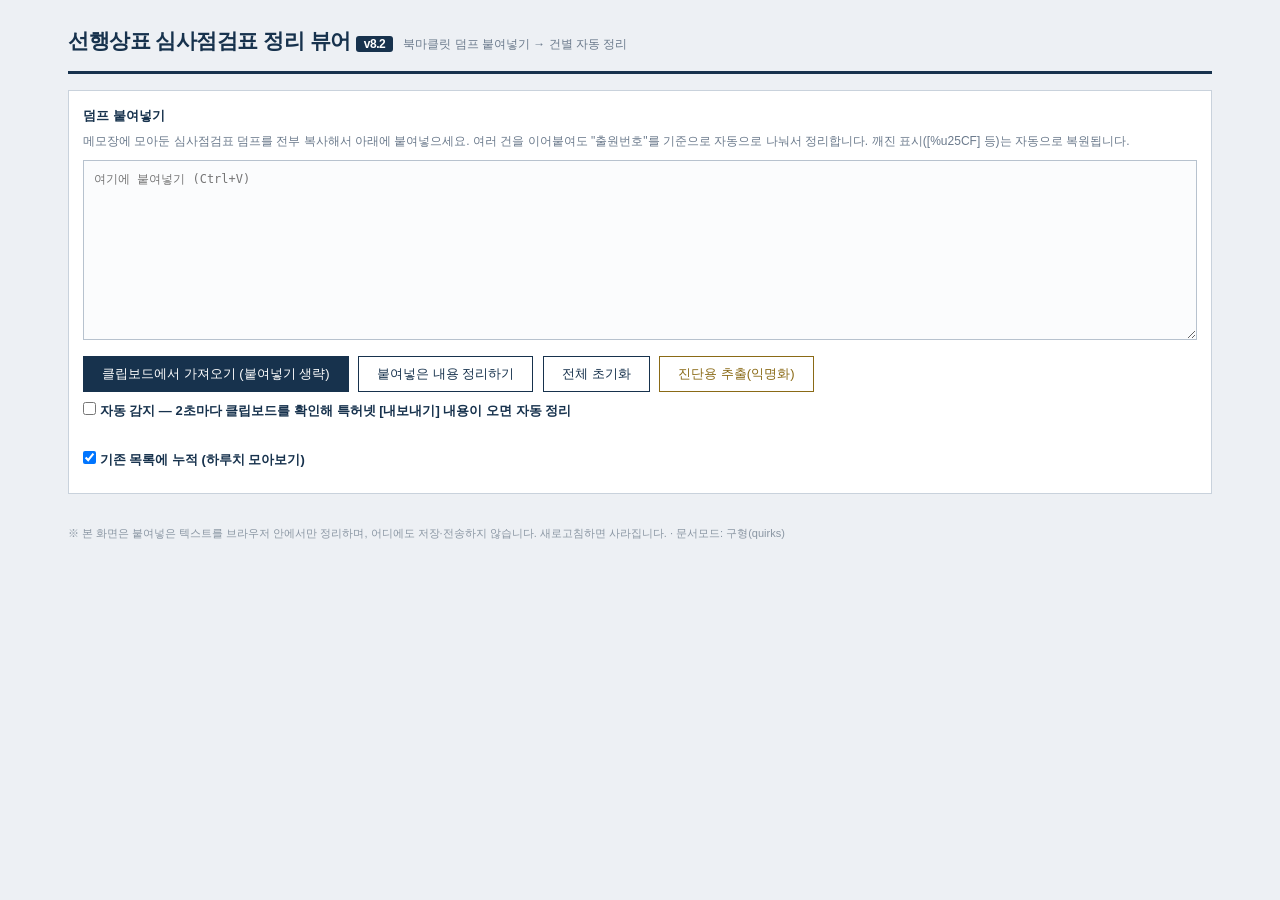
<file: 점검표뷰어_v8.2.html>
<!DOCTYPE html>
<html lang="ko">
<head>
<meta charset="utf-8">
<meta http-equiv="X-UA-Compatible" content="IE=edge">
<title>선행상표 심사점검표 정리 뷰어</title>
<style>
/* IE11 호환: CSS 변수/그리드 미사용 */
* { margin:0; padding:0; box-sizing:border-box; }
/* 스크롤: html/body에 overflow를 걸면 IE(호환 문서모드)에서 휠·스크롤바가
   먹통이 되는 사례가 있어 뷰포트 기본 스크롤만 사용한다 */
html { background:#EDF0F4; overflow-y:scroll; }
body {
  font-family:'Malgun Gothic','맑은 고딕',AppleGothic,sans-serif;
  color:#1C2733; font-size:13px; line-height:1.65;
  padding:24px 18px 80px 18px; max-width:1180px; margin:0 auto;
  word-wrap:break-word; overflow-wrap:break-word; overflow-x:hidden;
}
/* 어떤 셀·박스도 화면 밖으로 뻗지 않도록 */
table { max-width:100%; }
td, th { overflow-wrap:break-word; word-break:break-word; }
.codes { word-break:break-all; }
h1 { font-size:21px; letter-spacing:-0.5px; color:#17324D; }
h1 .sub { font-size:12px; color:#6B7A8C; font-weight:normal; margin-left:10px; letter-spacing:0; }
.topbar { border-bottom:3px solid #17324D; padding-bottom:12px; margin-bottom:16px; }

/* 입력 영역 */
.inbox { background:#FFFFFF; border:1px solid #C9D2DC; padding:14px; margin-bottom:20px; }
.inbox label { font-weight:bold; color:#17324D; display:block; margin-bottom:6px; }
.inbox .hint { color:#6B7A8C; font-size:12px; margin-bottom:8px; }
textarea#src {
  width:100%; height:180px; border:1px solid #B7C2CE; padding:10px;
  font-family:'Malgun Gothic',monospace; font-size:12px; background:#FBFCFD;
  resize:vertical;
}
.btnrow { margin-top:10px; }
button {
  font-family:inherit; font-size:13px; cursor:pointer;
  border:1px solid #17324D; background:#17324D; color:#fff;
  padding:8px 18px; margin-right:6px;
}
button.ghost { background:#fff; color:#17324D; }
button.mini { padding:3px 10px; font-size:12px; }
.card h2 { zoom:1; overflow:hidden; cursor:pointer; }
.card h2 button.fold { background:transparent; border:1px solid #7C93AC; color:#fff; padding:1px 9px; font-size:12px; margin-right:8px; cursor:pointer; }
.card h2 button.fold:hover { background:#0F2438; }
button:hover { background:#0F2438; color:#fff; }

/* 요약 테이블 */
.summary { background:#fff; border:1px solid #C9D2DC; margin-bottom:22px; display:none; }
.summary h2, .card h2 { font-size:14px; background:#17324D; color:#fff; padding:8px 12px; font-weight:bold; }
table.sm { width:100%; border-collapse:collapse; }
table.sm th { background:#E7ECF2; color:#33445A; font-size:12px; padding:7px 8px; border-bottom:2px solid #B7C2CE; text-align:left; }
table.sm td { padding:7px 8px; border-bottom:1px solid #E1E7EE; vertical-align:top; }
table.sm tr.clickable { cursor:pointer; }
table.sm tr.clickable:hover td { background:#F2F6FB; }

/* 결과 뱃지: 도장 느낌 */
.stamp {
  display:inline-block; border:2px solid; border-radius:4px;
  padding:1px 8px; font-weight:bold; font-size:12px; letter-spacing:1px;
  background:#fff;
}
.stamp.reg  { color:#1E6E3C; border-color:#1E6E3C; }
.stamp.rej  { color:#B02A2A; border-color:#B02A2A; }
.stamp.etc  { color:#8A6A16; border-color:#8A6A16; }
.stamp.none { color:#8A96A3; border-color:#B7C2CE; }
.pill {
  display:inline-block; background:#E7ECF2; color:#33445A;
  padding:0 8px; border-radius:9px; font-size:11px; margin-left:6px;
}
.pill.warn { background:#FDEFD8; color:#8A5A10; }

/* 건별 카드 */
.card { background:#fff; border:1px solid #C9D2DC; margin-bottom:22px; }
.card h2 .appno { font-family:Consolas,monospace; letter-spacing:1px; }
.card h2 .markbig { font-size:16px; color:#FFD98A; font-weight:bold; letter-spacing:-0.3px; }
table.sm td.markname, table.dt td.markname { font-weight:bold; }
.card h2 .right { float:right; font-weight:normal; }
.sec { border-top:1px solid #E1E7EE; }
.sec-h {
  padding:8px 12px; background:#F5F8FB; color:#17324D; font-weight:bold;
  cursor:pointer; font-size:13px;
}
.sec-h .tog { color:#8A96A3; font-weight:normal; float:right; }
.sec-b { padding:12px 16px; display:block; }
.sec-b.closed { display:none; }
pre.raw {
  font-family:inherit; white-space:pre-wrap; word-break:break-all;
  background:#FBFCFD; border-left:3px solid #C9D2DC; padding:8px 12px;
  margin:4px 0 8px 0;
}
pre.raw.op { border-left-color:#D89B2B; background:#FEFAF1; }

table.dt { width:100%; border-collapse:collapse; margin:4px 0 8px 0; table-layout:fixed; }
table.dt td { word-wrap:break-word; }
table.dt th { background:#EFF3F7; font-size:12px; padding:5px 8px; border:1px solid #D5DDE5; text-align:left; }
table.dt td { padding:5px 8px; border:1px solid #E1E7EE; vertical-align:top; }
table.dt tr.hasop td { background:#FEFAF1; }
table.dt tr.bstar td { background:#FDECEC; }
table.dt tr.bstar td:first-child { border-left:4px solid #C62828; }
.tag-bstar { color:#C62828; font-weight:bold; font-size:14px; }
.bstar-badge {
  display:inline-block; background:#C62828; color:#fff;
  padding:0 7px; border-radius:3px; font-size:11px; font-weight:bold;
}
.pill.red { background:#F8D7D7; color:#8B1A1A; font-weight:bold; }
table.dt td.markname { font-weight:bold; }
table.dt td .opinion { color:#7A5410; margin-top:2px; white-space:pre-wrap; }
.codes { font-family:Consolas,monospace; font-size:11px; color:#55636F; }
.tag-star { color:#D89B2B; font-weight:bold; }

.filterbar { padding:8px 12px; background:#FFF; border-bottom:1px solid #E1E7EE; }
.filterbar label { margin-right:14px; cursor:pointer; }
.dist-yes { color:#1E6E3C; font-weight:bold; }
.dist-no  { color:#B02A2A; font-weight:bold; }
.footer-note { color:#8A96A3; font-size:11px; margin-top:30px; }
</style>
</head>
<body>

<div class="topbar">
  <h1>선행상표 심사점검표 정리 뷰어 <span style="background:#17324D;color:#fff;padding:1px 8px;font-size:12px;border-radius:3px;">v8.2</span><span class="sub">북마클릿 덤프 붙여넣기 → 건별 자동 정리</span></h1>
</div>

<div class="inbox">
  <label for="src">덤프 붙여넣기</label>
  <div class="hint">
    메모장에 모아둔 심사점검표 덤프를 전부 복사해서 아래에 붙여넣으세요.
    여러 건을 이어붙여도 "출원번호"를 기준으로 자동으로 나눠서 정리합니다.
    깨진 표시([%u25CF] 등)는 자동으로 복원됩니다.
  </div>
  <textarea id="src" placeholder="여기에 붙여넣기 (Ctrl+V)"></textarea>
  <div class="btnrow">
    <button type="button" onclick="fromClip()">클립보드에서 가져오기 (붙여넣기 생략)</button>
    <button type="button" class="ghost" onclick="run()">붙여넣은 내용 정리하기</button>
    <button type="button" class="ghost" onclick="resetAll()">전체 초기화</button>
    <button type="button" class="ghost" onclick="diagAnon()" style="border-color:#8A6A16;color:#8A6A16;">진단용 추출(익명화)</button>
  </div>
  <div class="btnrow" style="margin-top:8px;">
    <label><input type="checkbox" id="watch" onclick="toggleWatch()"> <b>자동 감지</b> — 2초마다 클립보드를 확인해 특허넷 [내보내기] 내용이 오면 자동 정리</label>
    &nbsp;&nbsp;
    <label><input type="checkbox" id="accum" checked> 기존 목록에 누적 (하루치 모아보기)</label>
  </div>
  <div class="hint" id="clipMsg" style="margin-top:6px;"></div>
</div>

<div class="summary" id="summary">
  <h2>전체 요약</h2>
  <table class="sm" id="sumTable">
    <thead>
      <tr>
        <th style="width:30px">#</th>
        <th style="width:110px">표장</th>
        <th style="width:150px">출원번호</th>
        <th style="width:70px">식별력</th>
        <th>선등록 검토 (의견기재/전체)</th>
        <th>선출원 검토</th>
        <th style="width:100px">최종 판단</th>
      </tr>
    </thead>
    <tbody></tbody>
  </table>
  <div class="filterbar">
    <label><input type="checkbox" id="onlyOp" onclick="toggleOnlyOp()"> 심사관 의견이 기재된 선행건만 표시</label>
    <button type="button" class="mini" onclick="foldAll(1)">전체 접기</button>
    <button type="button" class="mini" onclick="foldAll(0)">전체 펴기</button>
  </div>
</div>

<div id="cards"></div>
<div class="footer-note">
  ※ 본 화면은 붙여넣은 텍스트를 브라우저 안에서만 정리하며, 어디에도 저장·전송하지 않습니다. 새로고침하면 사라집니다.<span id="dmode"></span>
</div>

<script type="text/javascript">
/* ===== ES5 / IE11 호환 ===== */

function decodeU(s){
  return s.replace(/%u([0-9A-Fa-f]{4})/g, function(m,h){
    return String.fromCharCode(parseInt(h,16));
  });
}
function esc(s){
  return String(s).replace(/&/g,'&amp;').replace(/</g,'&lt;').replace(/>/g,'&gt;')
                  .replace(/"/g,'&quot;').replace(/'/g,'&#39;');
}
function cleanRaw(s){
  if(!s) return '';
  var t = s.replace(/\r/g,'');
  t = t.replace(/^\s*\|\s*$/gm,'');        // 파이프만 있는 줄 제거
  t = t.replace(/[ \t]*\|[ \t]*$/gm,'');   // 줄 끝 파이프 제거
  t = t.replace(/^[ \t]*\|[ \t]*/gm,'');   // 줄 앞 파이프 제거
  t = t.replace(/\[입력내용\]\s*\n?/g,'');
  t = t.replace(/\n{3,}/g,'\n\n');
  return t.replace(/^\s+|\s+$/g,'');
}
var CUR_BLKS = [];   /* 현재 건의 심사관 기재(입력내용) 원문 보관소 */

/* 출원번호: "출원번호 : 40-...", "출원번호 | 40-..." 등 콜론/파이프 변형 모두 인식.
   국제등록건 등에서 하이픈 없이 13자리(4020140063931)로 나오는 표기도 인식해
   40-2014-0063931 형태로 정규화 */
var APPRE = /출원번호[^\S\n]*[|:：]?[^\S\n]*(\d{2}-\d{4}-\d{7}|\d{13})/;
function findAppNo(s){
  var m = APPRE.exec(s);
  if(!m) return '';
  var v = m[1];
  if(v.indexOf('-') < 0) v = v.substring(0,2) + '-' + v.substring(2,6) + '-' + v.substring(6);
  return v;
}

function grabBlock(text, startIdx){
  // startIdx 이후 첫 [[BLKn]] 토큰의 원문을 반환
  var p = text.indexOf('[[BLK', startIdx);
  if(p < 0) return '';
  var q = text.indexOf(']]', p);
  if(q < 0) return '';
  var id = parseInt(text.substring(p + 5, q), 10);
  return cleanRaw(CUR_BLKS[id] || '');
}
function grabBlockIn(text, start, end){
  // start~end 구간 안의 첫 [[BLKn]] 원문 (구간 밖이면 빈값)
  if(start < 0) return '';
  if(end < 0 || end > text.length) end = text.length;
  var p = text.indexOf('[[BLK', start);
  if(p < 0 || p >= end) return '';
  return grabBlock(text, p);
}
function grabInputIn(text, start, end){
  // start~end 구간 안의 첫 [입력: 값] (한 줄짜리 입력칸)
  if(start < 0) return '';
  if(end < 0 || end > text.length) end = text.length;
  var m = text.substring(start, end).match(/\[입력:\s*([^\]]+)\]/);
  return m ? m[1].replace(/^\s+|\s+$/g,'') : '';
}
function valueIn(text, start, end){
  // 구간의 기재값: 여러 줄 박스([입력내용]) 우선, 없으면 한 줄 입력칸
  return grabBlockIn(text, start, end) || grabInputIn(text, start, end);
}
function section(text, startMarker, endMarkers){
  var s = text.indexOf(startMarker);
  if(s < 0) return null;
  var e = text.length;
  for(var i=0;i<endMarkers.length;i++){
    var p = text.indexOf(endMarkers[i], s + startMarker.length);
    if(p >= 0 && p < e) e = p;
  }
  return { start:s, end:e, text:text.substring(s, e) };
}

/* 선행건(선등록/선출원) 행 파싱
   지원 변형:
   - "N | [선택: ☆] | 4024427320000 20240603 ~ 20351022 표장명" + 다음 줄 코드/권리자 (2025형)
   - "N | [선택: ☆] | (줄바꿈) 1450709 표장 코드들 권리자" 한 줄 (2021형, 7~9자리 번호)
   - 선택셀과 번호 사이에 버튼 텍스트(AI35류견련조회 등)가 끼는 경우 */
function tidyMark(s){
  return String(s)
    .replace(/심사점검표|AI35류견련조회|결과붙이기|정렬활성화|정렬하기/g,'')
    .replace(/\[선택:\s*[^\]]*\]/g,'')
    .replace(/\[입력:\s*\]/g,'')
    .replace(/\[[○●]\]/g,'')
    .replace(/[|×]/g,' ')
    .replace(/\s+/g,' ').replace(/^\s+|\s+$/g,'');
}
function parsePriorRows(sub){
  var rows = [];
  if(!sub) return rows;
  /* 행 시작점: 줄머리의 "번호 |" */
  var startRe = /(?:^|\n)[ \t]*\|?[ \t]*(\d{1,3})[ \t]*\|/g;
  var starts = [], m;
  while((m = startRe.exec(sub)) !== null){
    starts.push({ no:m[1], idx:m.index, body:startRe.lastIndex });
  }
  for(var i=0;i<starts.length;i++){
    var seg = sub.substring(starts[i].body,
      (i+1 < starts.length) ? starts[i+1].idx : sub.length);
    /* 등록/출원번호 = 행 시작 근처의 첫 7~13자리 숫자 */
    var rm = /(^|[\s|])(\d{7,13})(?=[\s|(]|$)/.exec(seg);
    if(!rm) continue;
    var rIdx = rm.index + rm[1].length;
    var prefix = seg.substring(0, rIdx);
    if(prefix.length > 120) continue;          // 번호가 멀면 선행건 행이 아님
    var selM = prefix.match(/\[선택:\s*([^\]]*)\]/);
    var starSrc = selM ? selM[1] : prefix;
    var star = starSrc.indexOf('☆') >= 0;
    var bstar = starSrc.indexOf('★') >= 0;    // 검은 별표 = 유사 표시
    if(!selM && star && bstar) bstar = false;  // 선택지 전체가 긁힌 덤프: ★ 오탐 방지
    var regno = rm[2];
    var rest = seg.substring(rIdx + regno.length);
    /* 존속기간: "20240603 ~ 20351022" / "20230328" / "20030707 ( 20020508 ) ~ 20131201" */
    var date = '';
    var dm = rest.match(/^[ \t]*(\d{8})[ \t]*(\([ \t]*\d{8}[ \t]*\))?[ \t]*(?:[~∼][ \t]*(\d{8})?)?/);
    if(dm && dm[1]){
      date = dm[1] + (dm[3] ? '~' + dm[3] : '');
      rest = rest.substring(dm[0].length);
    }
    /* 유사군코드 묶음(G/S+숫자 연속)을 찾아 표장/코드/권리자 분리 */
    var mark = '', codes = '', owner = '';
    var cm = /(^|[\s|])([GS]\d{3,6}[A-Z]?(?:[ \t\n]+[GS]\d{3,6}[A-Z]?)*)/.exec(rest);
    if(cm){
      mark = rest.substring(0, cm.index + cm[1].length);
      codes = cm[2].replace(/\s+/g,' ');
      var after = rest.substring(cm.index + cm[1].length + cm[2].length);
      owner = after.split('\n')[0] || '';
    } else {
      mark = rest.split('\n')[0] || '';
    }
    mark = tidyMark(mark);
    owner = tidyMark(owner);
    /* 심사관 의견: 행 구간 안의 [입력내용] 블록, 없으면 [입력: 값] */
    var opinion = '';
    var oi = seg.indexOf('[[BLK');
    if(oi >= 0) opinion = grabBlock(seg, oi);
    if(!opinion){
      var im = seg.substring(rIdx).match(/\[입력:\s*([^\]]+)\]/);
      if(im) opinion = im[1].replace(/^\s+|\s+$/g,'');
    }
    rows.push({ no:starts[i].no, star:star, bstar:bstar, regno:regno, date:date,
                mark:mark, codes:codes, owner:owner, opinion:opinion });
  }
  return rows;
}

function radioPick(text, options){
  // options: [{re:정규식, label:표시}] 중 [●] 붙은 것 반환
  for(var i=0;i<options.length;i++){
    if(options[i].re.test(text)) return options[i].label;
  }
  return '';
}

/* ===== 구형(2015~16 이전) 점검표 파서 ===== */
function parseOldRows(txt){
  var rows = [];
  if(!txt) return rows;
  var re = /\((\d{1,3})\)\s*(\d{9,13})(\([^)]*\))?\s*([^\n]*)/g, m;
  while((m = re.exec(txt)) !== null){
    var rest = (m[3] ? m[3] + ' ' : '') + (m[4] || '');
    var codes = rest.match(/[GS]\d{3,6}[A-Z]?/g) || [];
    var mark = rest, owner = '', note = '';
    if(codes.length){
      var ci = rest.indexOf(codes[0]);
      var lastC = codes[codes.length-1];
      var li = rest.lastIndexOf(lastC) + lastC.length;
      mark = rest.substring(0, ci);
      owner = rest.substring(li);
    }
    var ai = owner.indexOf('→');
    if(ai >= 0){ note = owner.substring(ai); owner = owner.substring(0, ai); }
    else {
      var ai2 = mark.indexOf('→');
      if(ai2 >= 0){ note = mark.substring(ai2); mark = mark.substring(0, ai2); }
    }
    function tidy(s){ return s.replace(/[\s,|]+/g,' ').replace(/^\s+|\s+$/g,''); }
    rows.push({ no:m[1], star:false, bstar:false, regno:m[2], date:'',
                mark:tidy(mark), codes:codes.join(' '), owner:tidy(owner),
                opinion: note ? tidy(note) : '' });
  }
  return rows;
}

function parseCaseOld(chunk){
  var c = { oldFormat:true };
  var t = chunk;
  c.raw = chunk;

  c.appNo = findAppNo(t) || '(번호미상)';

  var sq = t.match(/유사질의어[^\[\n]{0,30}\[입력:\s*([^\]]+)\]/);
  c.simQuery = sq ? sq[1].replace(/^\s+|\s+$/g,'') : '';

  c.markName = '';
  if(c.simQuery){
    var tok = c.simQuery.split(/[+&,|]/)[0].replace(/^[\/\s]+|\s+$/g,'');
    if(tok) c.markName = tok;
  }

  /* 지정상품 (좌측 류/유사군코드/지정상품 표) */
  c.goods = [];
  var gre = /\|\s*(\d{1,2})\s*\|\s*([GS][GS\d,\sA-Z]*?)\s*\|\s*([^|]+?)\s*\|/g, gm;
  while((gm = gre.exec(t)) !== null){
    var gcodes = (gm[2].match(/[GS]\d{3,6}[A-Z]?/g) || []).join(' ');
    if(!gcodes) continue;
    c.goods.push({ cls:gm[1], code:gcodes, name:gm[3].replace(/\s+/g,' ').replace(/^\s+|\s+$/g,'') });
  }

  /* ===== 단순화된 구형 처리 =====
     CLIP으로 담은 조각([클립] 마커로 구분)을 순서대로 그대로 보여준다.
     검색결과 조각에서는 타인 선등록/선출원 표만 추출. */

  function grp(txt, name, ends){
    var i = txt.indexOf(name);
    if(i < 0) return '';
    var e = txt.length;
    for(var k=0;k<ends.length;k++){
      var p = txt.indexOf(ends[k], i + name.length);
      if(p >= 0 && p < e) e = p;
    }
    return txt.substring(i, e);
  }
  var g1 = grp(t, '본인 선출원', ['본인 선등록','타인 선등록','타인 선출원']);
  var g2 = grp(t, '본인 선등록', ['타인 선등록','타인 선출원']);
  var g3 = grp(t, '타인 선등록', ['타인 선출원']);
  var g4 = grp(t, '타인 선출원', []);
  c.ownPrior = parseOldRows(g1).concat(parseOldRows(g2));
  c.priorReg = parseOldRows(g3);
  c.priorApp = parseOldRows(g4);
  if(!c.ownPrior.length && !c.priorReg.length && !c.priorApp.length){
    c.priorReg = parseOldRows(t);   // 소구분 없이 나열된 경우
  }

  /* CLIP 조각 분해.
     한 조각 안에 【검색결과】【심사내용】【의견요약】【판단의견】 표제가
     여러 개 들어있으면(문서 통복사) 표제 단위로 다시 나눈다. */
  c.segs = [];
  var TITLE_RE = /(?=【[^】\n]{1,20}】|\[\s*(?:검색결과|심사내용|의견요약|판단의견)\s*\])/;
  function pushSegs(block){
    var subs = block.split(TITLE_RE);
    for(var sj=0; sj<subs.length; sj++){
      var sv = cleanRaw(subs[sj]);
      var gauge = sv.replace(/【[^】]*】/g,'')
                    .replace(/\[\s*(검색결과|심사내용|의견요약|판단의견)\s*\]/g,'')
                    .replace(/\s/g,'');
      if(gauge.length > 2) c.segs.push(sv);
    }
  }
  var parts = t.split(/\n?\[클립\]\n?/);
  for(var si=1; si<parts.length; si++) pushSegs(parts[si]);
  if(!c.segs.length){
    /* [클립] 조각이 없어도(셀프캡처가 프레임을 직접 담은 경우)
       본문에서 표제 구간을 찾아 조각으로 승격. 표제 이전(껍데기)은 제외,
       각 구간은 다음 프레임 경계(=====)에서 자름 */
    var tm = t.split(TITLE_RE);
    for(var ti=1; ti<tm.length; ti++) pushSegs(tm[ti].split(/\n?=====\n?/)[0]);
  }

  /* 요약 판정: 조각들에서 식별력·최종판단만 읽음 */
  var allSeg = c.segs.join('\n');
  c.distinct = /식별력\s*있음/.test(allSeg) ? '있음'
             : (/식별력\s*없음/.test(allSeg) ? '없음' : '');
  var foHits = [];
  if(/등록결정/.test(allSeg)) foHits.push('등록결정');
  if(/거절결정/.test(allSeg)) foHits.push('거절결정');
  if(/취소환송/.test(allSeg)) foHits.push('취소환송');
  c.finalCall = (foHits.length === 1) ? foHits[0] : '';

  c.examText=''; c.opSummary=''; c.finalOpinion='';
  c.markAnalysis=''; c.distinctReason=''; c.overall='';
  c.usage=''; c.art34=''; c.art34Note=''; c.first=''; c.second='';
  return c;
}

function parseCase(chunk){
  /* 형식 판별.
     - 신형 확정 표지(구조): '식별력 유무판단' 라벨 또는 [●]식별력 라디오
     - 구형 확정 표지: 【검색결과】/[ 검색결과 ] 류의 괄호 표제, [클립] 조각
     - '표장분석'은 구형 HWP 문서의 자유서술(■ 표장분석 : ...)에도 나오므로
       구형 확정 표지가 함께 있으면 신형 근거로 쓰지 않음 */
  var hasNewStrong = /식별력\s*유무판단/.test(chunk) ||
                     /\[[●○]\]\s*식별력\s*(있|없)음/.test(chunk);
  var hasOldStrong = /[【\[]\s*(심사내용|검색결과|의견요약|판단의견)\s*[】\]]/.test(chunk) ||
                     chunk.indexOf('[클립]') >= 0;
  var isNew = hasNewStrong || (chunk.indexOf('표장분석') >= 0 && !hasOldStrong);
  var isOld = !isNew && (
              hasOldStrong ||
              (chunk.indexOf('검색결과') >= 0 && chunk.indexOf('심사내용') >= 0) ||
              /\[제\s*3[345]\s*조/.test(chunk) ||
              /기본사항[\s\S]{0,80}권리구분/.test(chunk) ||
              /심사검토\s*내용/.test(chunk) ||
              chunk.indexOf('[클립]') >= 0);
  if(isOld){
    return parseCaseOld(chunk);
  }
  var c = {};
  var t = chunk;
  c.raw = chunk;

  /* 심사관 기재([입력내용]) 블록을 토큰으로 치환해 보호.
     자유서술 안의 '유사판단', '사용실태' 같은 단어가 구획 표지와
     충돌해 내용이 잘리는 것을 방지. 표시할 때 원문 그대로 복원됨.
     블록의 끝 = 덤프 생성기가 만든 표식([○][●], [선택:], [입력:])이 있는 줄,
     파이프만 있는 줄, 프레임 경계(=====), 다음 선행건 행 시작, 문서 끝. */
  CUR_BLKS = [];
  t = t.replace(/\[입력내용\][ \t]*\n?([\s\S]*?)(?=\n[ \t]*\||\n[^\n]*\[[○●]\]|\n[^\n]*\[선택:|\n[^\n]*\[입력:|\n[ \t]*=====|\n[ \t]*\|?[ \t]*\d{1,3}[ \t]*\|[^\n]{0,110}\n?[ \t]*\d{7,13}|$)/g,
    function(mm, body){
      CUR_BLKS.push(body);
      return '[[BLK' + (CUR_BLKS.length - 1) + ']]\n';
    });

  c.appNo = findAppNo(t) || '(번호미상)';

  /* ── 구획 기준점 수집 (양식마다 순서·표기가 달라 위치 기반으로 자름) ── */
  function rpos(re, from){
    if(from < 0) from = 0;
    var m = re.exec(t.substring(from));
    return m ? from + m.index : -1;
  }
  var paS    = t.indexOf('표장분석');
  var dLabel = rpos(/식별력\s*유무판단/, 0);
  var dRadio = rpos(/\[[●○]\]\s*식별력\s*(있|없)음/, 0);
  var dStart = dLabel >= 0 ? dLabel : dRadio;
  var base   = dStart >= 0 ? dStart : (paS >= 0 ? paS : 0);
  var simS   = rpos(/\n[^\n]{0,8}유사판단/, base);
  var useS   = rpos(/\n[^\n]{0,8}사용실태/, simS >= 0 ? simS : base);
  var etcS   = rpos(/기타\s*34조/, 0);
  var appS   = rpos(/\n[ \t]*(?:\|[ \t]*)?출원인[ \t]*(?:\n|\|)/, etcS >= 0 ? etcS : 0);
  var pdS    = t.indexOf('판단의견');
  var f1     = rpos(/1차\s*착수심사\s*결과/, 0);
  var f2     = rpos(/2차\s*착수심사\s*결과/, 0);
  var osS    = rpos(/의견요약/, 0);
  var defS   = rpos(/정의규정/, 0);
  var AN = [paS, dStart, simS, useS, etcS, appS, pdS, f1, f2, osS, defS];
  function aEnd(p){
    var e = t.length;
    for(var i=0;i<AN.length;i++)
      if(AN[i] > p && AN[i] < e) e = AN[i];
    return e;
  }

  /* 지정상품 (좌측 프레임 표. 헤더가 없으면 표장분석 이전 영역에서 표 모양 탐색) */
  c.goods = [];
  function goodsScan(txt){
    var out = [];
    var gre = /\|[ \t]*(\d{1,2})[ \t]*\|[ \t]*([GS][\dA-Z]{3,7}(?:[ \t,]+[GS][\dA-Z]{3,7})*)[ \t]*\|[ \t]*([^|]+?)[ \t]*\|/g, gm;
    while((gm = gre.exec(txt)) !== null){
      var nm = gm[3].replace(/\s+/g,' ').replace(/^\s+|\s+$/g,'');
      if(!nm || nm.indexOf('[') >= 0) continue;
      out.push({ cls:gm[1], code:gm[2].replace(/[,\s]+/g,' '), name:nm });
    }
    return out;
  }
  var gsS = rpos(/류\/유사군별\s*지정상품/, 0);
  if(gsS >= 0){
    var ge = t.indexOf('=====', gsS);
    c.goods = goodsScan(t.substring(gsS, ge >= 0 ? ge : t.length));
  }
  if(!c.goods.length && paS > 0) c.goods = goodsScan(t.substring(0, paS));

  /* 유사질의어 */
  var sq = t.match(/유사질의어[^\[\n]{0,40}\[입력:\s*([^\]]+)\]/);
  c.simQuery = sq ? sq[1].replace(/^\s+|\s+$/g,'') : '';

  /* 표장명 추정: ① 기본사항 '한글' 필드 ② '영문' 필드 ③ 유사질의어 첫 토큰
     (④ 다른 카드의 선행건 목록 역참조는 render 단계에서 보완) */
  c.markName = '';
  var hn = t.match(/한글\s*\|\s*([^|\n]{1,40}?)\s*\|/);
  if(hn && /\S/.test(hn[1]) && hn[1].indexOf('띄어쓰기') < 0) c.markName = hn[1].replace(/^\s+|\s+$/g,'');
  if(!c.markName){
    var en = t.match(/영문\s*\|\s*([^|\n]{1,60}?)\s*\|/);
    if(en && /\S/.test(en[1])) c.markName = en[1].replace(/^\s+|\s+$/g,'');
  }
  if(!c.markName && c.simQuery){
    var tok = c.simQuery.split(/[+&,|]/)[0].replace(/^[\/\s]+|\s+$/g,'');
    if(tok) c.markName = tok;
  }

  /* 표장분석: 표장분석 표제 ~ 식별력 구획 사이의 기재 */
  c.markAnalysis = paS >= 0 ? valueIn(t, paS, (dStart > paS ? dStart : aEnd(paS))) : '';

  /* 식별력: 라벨이 없어도 라디오 표식으로 직접 판정 */
  c.distinct = '';
  if(/\[●\]\s*식별력\s*있음/.test(t)) c.distinct = '있음';
  else if(/\[●\]\s*식별력\s*없음/.test(t)) c.distinct = '없음';
  c.distinctReason = dStart >= 0 ? valueIn(t, dStart, (simS > dStart ? simS : aEnd(dStart))) : '';

  /* 유사판단 구간 */
  var simEnd = t.length;
  if(useS > simS && useS >= 0) simEnd = useS;
  else if(etcS > simS) simEnd = etcS;
  var simText = simS >= 0 ? t.substring(simS, simEnd) : '';

  /* 유사판단 내부 작업영역: 말미의 '심판번호 검색 이력' 이전까지 */
  var wCut = simText.search(/심판번호\s*검색\s*이력/);
  var workText = wCut >= 0 ? simText.substring(0, wCut) : simText;

  /* 종합의견: 작업영역의 마지막 [입력내용] 블록이 행 소속인지 독립 블록인지 판별 */
  c.overall = '';
  var rowsRegion = workText;
  var lastBlk = workText.lastIndexOf('[[BLK');
  if(lastBlk >= 0){
    var rowRe2 = /(?:^|\n)[ \t]*\|?[ \t]*\d{1,3}[ \t]*\|[^\n]{0,110}\n?[ \t]*\d{7,13}/g, rm2, lastRow = -1;
    while((rm2 = rowRe2.exec(workText)) !== null) lastRow = rm2.index;
    var isOverall = false;
    if(lastRow < 0){
      isOverall = true;                       // 선행건 행이 없으면 통째로 종합의견
    } else if(lastBlk > lastRow){
      var between = workText.substring(lastRow, lastBlk);
      var cntBlk = between.split('[[BLK').length - 1;
      if(cntBlk >= 1){
        isOverall = true;                     // 마지막 행에 이미 의견 블록이 있음 → 별도 종합의견
      } else {
        // 마지막 행에 의견이 없는 경우: 내용으로 판별
        var blkTxt = grabBlock(workText, lastBlk);
        if(/[▣]|관찰|종합|동일유사|표장검색|유사판단/.test(blkTxt)) isOverall = true;
      }
    }
    if(isOverall){
      c.overall = grabBlock(workText, lastBlk);
      rowsRegion = workText.substring(0, lastBlk);
    }
  }

  /* 본인/타인 선등록·선출원: 구획 표제 위치로 잘라 각각 행 파싱 */
  c.ownPrior = []; c.priorReg = []; c.priorApp = [];
  var secDefs = [
    { key:'own', re:/본인\s*선등록/ },
    { key:'own', re:/본인\s*선출원/ },
    { key:'own', re:/본인\s*동일자/ },
    { key:'reg', re:/타인\s*선등록/ },
    { key:'app', re:/타인\s*선출원/ }
  ];
  var secPos = [], si, sm2;
  for(si=0; si<secDefs.length; si++){
    sm2 = secDefs[si].re.exec(rowsRegion);
    if(sm2) secPos.push({ key:secDefs[si].key, pos:sm2.index });
  }
  secPos.sort(function(a,b){ return a.pos - b.pos; });
  for(si=0; si<secPos.length; si++){
    var sEnd = (si+1 < secPos.length) ? secPos[si+1].pos : rowsRegion.length;
    var got = parsePriorRows(rowsRegion.substring(secPos[si].pos, sEnd));
    if(secPos[si].key === 'own') c.ownPrior = c.ownPrior.concat(got);
    else if(secPos[si].key === 'reg') c.priorReg = c.priorReg.concat(got);
    else c.priorApp = c.priorApp.concat(got);
  }

  /* 사용실태 */
  c.usage = useS >= 0 ? valueIn(t, useS, aEnd(useS)) : '';

  /* 기타 34조 */
  var etcEnd = etcS >= 0 ? aEnd(etcS) : -1;
  c.art34 = etcS >= 0 ? radioPick(t.substring(etcS, etcEnd), [
    { re:/\[●\]\s*해당사항\s*있음/, label:'해당사항 있음' },
    { re:/\[●\]\s*해당사항\s*없음/, label:'해당사항 없음' }
  ]) : '';
  c.art34Note = etcS >= 0 ? valueIn(t, etcS, etcEnd) : '';

  /* 착수심사결과 / 의견요약 */
  c.first  = f1 >= 0 ? valueIn(t, f1, aEnd(f1)) : '';
  c.second = f2 >= 0 ? valueIn(t, f2, aEnd(f2)) : '';
  c.opSummary = osS >= 0 ? valueIn(t, osS, aEnd(osS)) : '';

  /* 최종 판단 + 판단 사유 (판단의견 구획이 양식에 따라 앞이나 뒤에 옴) */
  c.finalCall = ''; c.finalOpinion = '';
  if(pdS >= 0){
    var pdEnd = aEnd(pdS);
    c.finalCall = radioPick(t.substring(pdS, pdEnd), [
      { re:/\[●\]\s*등록결정/, label:'등록결정' },
      { re:/\[●\]\s*거절결정/, label:'거절결정' },
      { re:/\[●\]\s*취소환송/, label:'취소환송' }
    ]);
    c.finalOpinion = valueIn(t, pdS, pdEnd);
  }

  return c;
}

/* ===== 렌더링 ===== */

function stampHtml(call){
  if(call === '등록결정') return '<span class="stamp reg">등록결정</span>';
  if(call === '거절결정') return '<span class="stamp rej">거절결정</span>';
  if(call === '취소환송') return '<span class="stamp etc">취소환송</span>';
  return '<span class="stamp none">미기재</span>';
}
function distHtml(d){
  if(d === '있음') return '<span class="dist-yes">있음</span>';
  if(d === '없음') return '<span class="dist-no">없음</span>';
  return '<span class="stamp none">미기재</span>';
}
function priorTable(rows, kind){
  if(!rows.length) return '<div style="color:#8A96A3;">해당 없음</div>';
  var h = '<table class="dt"><tr><th style="width:28px">#</th><th style="width:110px">번호</th>' +
          '<th>표장</th><th style="width:200px">유사군 / 권리자</th><th style="width:42%">심사관 의견</th></tr>';
  for(var i=0;i<rows.length;i++){
    var r = rows[i];
    var cl = [r.opinion ? 'hasop' : 'noop'];
    if(r.bstar) cl.push('bstar');
    var starMark = r.bstar ? '<span class="tag-bstar">★</span> '
                 : (r.star ? '<span class="tag-star">☆</span> ' : '');
    h += '<tr class="' + cl.join(' ') + '">' +
      '<td>' + starMark + esc(r.no) + '</td>' +
      '<td><span class="codes">' + esc(r.regno) + '</span><br><span class="codes">' + esc(r.date) + '</span></td>' +
      '<td class="markname">' + (r.bstar ? '<span class="bstar-badge">유사</span> ' : '') + esc(r.mark) + '</td>' +
      '<td><span class="codes">' + esc(r.codes) + '</span><br>' + esc(r.owner) + '</td>' +
      '<td>' + (r.opinion ? '<div class="opinion">' + esc(r.opinion) + '</div>' : '<span style="color:#B7C2CE;">-</span>') + '</td>' +
      '</tr>';
  }
  return h + '</table>';
}
function secHtml(title, bodyHtml, open){
  var cls = open ? '' : ' closed';
  return '<div class="sec">' +
    '<div class="sec-h" onclick="togSec(this)">' + esc(title) +
    '<span class="tog">' + (open ? '접기 ▲' : '펼치기 ▼') + '</span></div>' +
    '<div class="sec-b' + cls + '">' + bodyHtml + '</div></div>';
}
function togSec(h){
  var b = h.nextSibling;
  while(b && b.nodeType !== 1) b = b.nextSibling;
  if(!b) return;
  var closed = b.className.indexOf('closed') >= 0;
  b.className = closed ? 'sec-b' : 'sec-b closed';
  var tg = h.getElementsByTagName('span')[0];
  if(tg) tg.innerHTML = closed ? '접기 ▲' : '펼치기 ▼';
}

var JUNK_WORDS = {'문구삽입':1,'검색결과':1,'결과붙이기':1,'검색결과항목':1,'타인':1,'본인':1,
  '번호재정렬':1,'유사없음':1,'심사내용':1,'출원공고':1,'의견제출':1,'부분우선권':1,
  '의견서요약':1,'의견':1,'검토':1,'지적상품':1,'심사보류':1,'판단의견':1,'등록결정':1,
  '거절결정':1,'취소환송':1,'복사':1,'붙이기':1,'검색범위':1,'전체해제':1,'인쇄':1};
function cleanOldRaw(s){
  /* 구형 원문 표시용: 사이드 메뉴 단어 나열·빈 기호 줄 제거 */
  if(!s) return '';
  var lines = s.split('\n'), out = [], i, L;
  for(i=0;i<lines.length;i++){
    L = lines[i].replace(/^[\s|]+|[\s|]+$/g,'');
    if(L === '' || L === '>' ) continue;
    if(/^[\[\]○●=\s|]+$/.test(L)) continue;          // [○], ===== 등 기호만
    if(JUNK_WORDS[L]) continue;                        // 메뉴 단어 단독 줄
    if(/^\[선택:\s*\]$/.test(L)) continue;             // 빈 선택 표시
    out.push(lines[i]);
  }
  return out.join('\n').replace(/\n{3,}/g,'\n\n').replace(/^\s+|\s+$/g,'');
}

function buildNameMap(cases){
  /* 모든 카드의 선행건 목록에서 번호→표장명 지도를 만들어
     표장명이 비어있는 카드를 보완 (본건 점검표를 함께 담으면 정확도↑) */
  var nmap = {}, i, j;
  function dg(s){ return String(s).replace(/\D/g,''); }
  for(i=0;i<cases.length;i++){
    var lists = [cases[i].priorReg || [], cases[i].priorApp || []];
    if(cases[i].ownPrior) lists.push(cases[i].ownPrior);
    for(var li=0;li<lists.length;li++){
      var L = lists[li];
      for(j=0;j<L.length;j++){
        var k = dg(L[j].regno);
        if(k && L[j].mark && !nmap[k]) nmap[k] = L[j].mark;
      }
    }
  }
  for(i=0;i<cases.length;i++){
    var c0 = cases[i];
    if(!c0.markName){
      var k0 = dg(c0.appNo);
      if(nmap[k0]) c0.markName = nmap[k0];
    }
  }
}

function render(cases){
  buildNameMap(cases);
  var sumBody = '';
  var cardsHtml = '';
  var i;
  for(i=0;i<cases.length;i++){
    var c = cases[i];
    var opRegCnt = 0, j;
    for(j=0;j<c.priorReg.length;j++) if(c.priorReg[j].opinion) opRegCnt++;
    var opAppCnt = 0;
    for(j=0;j<c.priorApp.length;j++) if(c.priorApp[j].opinion) opAppCnt++;
    var bCnt = 0;
    for(j=0;j<c.priorReg.length;j++) if(c.priorReg[j].bstar) bCnt++;
    for(j=0;j<c.priorApp.length;j++) if(c.priorApp[j].bstar) bCnt++;

    sumBody += '<tr class="clickable" onclick="goCard(' + i + ')">' +
      '<td>' + (i+1) + '</td>' +
      '<td class="markname">' + (c.markName ? esc(c.markName) : '<span style="color:#B7C2CE;">-</span>') + '</td>' +
      '<td><span class="codes">' + esc(c.appNo) + '</span>' +
        (bCnt ? ' <span class="pill red">★ 유사 ' + bCnt + '</span>' : '') + '</td>' +
      '<td>' + distHtml(c.distinct) + '</td>' +
      '<td>' + opRegCnt + ' / ' + c.priorReg.length + '건' +
        (opRegCnt ? '<span class="pill warn">의견 ' + opRegCnt + '</span>' : '') + '</td>' +
      '<td>' + opAppCnt + ' / ' + c.priorApp.length + '건' + '</td>' +
      '<td>' + stampHtml(c.finalCall) + '</td></tr>';

    var body = '';
    /* 지정상품 */
    var gh = '';
    if(c.goods.length){
      gh = '<table class="dt"><tr><th style="width:40px">류</th><th style="width:80px">유사군</th><th>지정상품</th></tr>';
      for(j=0;j<c.goods.length;j++){
        gh += '<tr><td>' + esc(c.goods[j].cls) + '</td><td><span class="codes">' +
              esc(c.goods[j].code) + '</span></td><td>' + esc(c.goods[j].name) + '</td></tr>';
      }
      gh += '</table>';
    } else gh = '<div style="color:#8A96A3;">추출된 지정상품 없음</div>';
    body += secHtml('지정상품 (' + c.goods.length + ')', gh, false);

    if(c.oldFormat){
      /* 구형: CLIP 조각을 순서대로 그대로 표시 */
      if(!c.segs || !c.segs.length){
        body += '<div class="sec"><div class="sec-b" style="background:#FDF3E0;color:#7A5410;">' +
          '아직 담긴 기재가 없습니다. 팝업의 기재 박스(검색결과·판단의견 등)를 클릭 → ' +
          '<b>Ctrl+A</b> → <b>Ctrl+C</b> → <b>[CLIP]</b>. 박스 여러 개를 이어서 담아도 됩니다. ' +
          '(건수는 [IN] 기준 1건으로 유지)</div></div>';
      }
      if(c.ownPrior && c.ownPrior.length)
        body += secHtml('본인 선출원·선등록 (' + c.ownPrior.length + '건)', priorTable(c.ownPrior, 'own'), false);
      if(c.priorReg.length)
        body += secHtml('타인 선등록 (' + c.priorReg.length + '건)', priorTable(c.priorReg, 'reg'), true);
      if(c.priorApp.length)
        body += secHtml('타인 선출원 (' + c.priorApp.length + '건)', priorTable(c.priorApp, 'app'), true);
      for(var sgi=0; sgi<(c.segs||[]).length; sgi++){
        var sg = c.segs[sgi];
        var ttl = '기재 ' + (sgi+1);
        var hm = sg.match(/^\s*【\s*([^】\n]{1,20}?)\s*】/) ||
                 sg.match(/^\s*\[\s*(검색결과|심사내용|의견요약|판단의견)\s*\]/);
        if(hm){
          ttl = hm[1];
          sg = sg.replace(/^\s*(?:【[^】\n]*】|\[[^\]\n]*\])[ \t]*\n?/,'');  // 표제 줄은 제목으로 승격
        }
        else if(/\(\d+\)\s*\d{9}/.test(sg)) ttl = '검색결과';
        else if(/제3[345]조|기본사항|심사검토|표장 관념/.test(sg)) ttl = '심사내용';
        else if(/의견요약/.test(sg)) ttl = '의견요약';
        else {
          var fh = 0;
          if(/등록결정/.test(sg)) fh++;
          if(/거절결정/.test(sg)) fh++;
          if(/취소환송/.test(sg)) fh++;
          if(fh === 1 && sg.length < 400) ttl = '판단의견';
        }
        body += secHtml(ttl, '<pre class="raw' + (/판단의견/.test(ttl)?' op':'') + '">' + esc(sg) + '</pre>', true);
      }
    } else {

    if(c.finalOpinion)
      body += secHtml('판단의견 사유', '<pre class="raw op">' + esc(c.finalOpinion) + '</pre>', true);

    if(c.markAnalysis)
      body += secHtml('표장분석', '<pre class="raw">' + esc(c.markAnalysis) + '</pre>', false);

    body += secHtml('식별력 판단 — ' + (c.distinct || '미기재'),
      '<div style="margin-bottom:6px;">식별력: ' + distHtml(c.distinct) + '</div>' +
      (c.distinctReason ? '<pre class="raw">' + esc(c.distinctReason) + '</pre>' : ''), true);

    if(c.ownPrior && c.ownPrior.length)
      body += secHtml('본인 선등록·선출원 (' + c.ownPrior.length + '건)',
        priorTable(c.ownPrior, 'own'), false);

    body += secHtml('타인 선등록 (' + c.priorReg.length + '건 · 의견 ' + opRegCnt + '건)',
      priorTable(c.priorReg, 'reg'), true);
    body += secHtml('타인 선출원 (' + c.priorApp.length + '건 · 의견 ' + opAppCnt + '건)',
      priorTable(c.priorApp, 'app'), true);

    if(c.overall)
      body += secHtml('유사판단 종합의견', '<pre class="raw op">' + esc(c.overall) + '</pre>', true);
    if(c.usage)
      body += secHtml('사용실태', '<pre class="raw">' + esc(c.usage) + '</pre>', false);
    if(c.art34 || c.art34Note)
      body += secHtml('기타 34조 판단 — ' + (c.art34 || '미기재'),
        (c.art34Note ? '<pre class="raw">' + esc(c.art34Note) + '</pre>' : '<div style="color:#8A96A3;">기재 없음</div>'), false);
    if(c.first || c.second)
      body += secHtml('착수심사 결과',
        (c.first ? '<div><b>1차:</b></div><pre class="raw">' + esc(c.first) + '</pre>' : '') +
        (c.second ? '<div><b>2차:</b></div><pre class="raw">' + esc(c.second) + '</pre>' : ''), false);
    if(c.opSummary)
      body += secHtml('의견요약', '<pre class="raw">' + esc(c.opSummary) + '</pre>', false);
    }

    /* 진단용: 담긴 원문을 그대로 확인 (파싱 누락 시 여기서 확인 가능)
       출원번호를 못 찾은 건은 펼친 상태로 표시 */
    var unknown = (c.appNo === '(번호미상)');
    var rawShow = c.oldFormat ? cleanOldRaw(c.raw || '') : (c.raw || '');
    body += secHtml('원문 전체 보기' + (unknown ? ' — 출원번호 미검출' : ' (진단용)'),
      (unknown ? '<div style="background:#FDF3E0;color:#7A5410;padding:8px;margin-bottom:8px;">' +
        '이 덩어리에서 "출원번호 40-XXXX-XXXXXXX" 표기를 찾지 못했습니다. 아래 원문에 출원번호가 보이면 알려주세요 (형식을 추가하겠습니다). ' +
        '원문에 검색 영역이 통째로 없다면, [IN]을 누르기 직전에 연 창이 점검표 팝업인지 확인하세요. (IN은 마지막으로 연 팝업을 담습니다)' +
        '</div>' : '') +
      '<pre class="raw">' + esc(rawShow || '(원문 없음)') + '</pre>', unknown);

    cardsHtml += '<div class="card" id="card' + i + '">' +
      '<h2 onclick="togCard(' + i + ')">' +
      '<button type="button" class="fold" id="fb' + i + '">접기 ▲</button>' +
      (c.markName ? '<span class="markbig">' + esc(c.markName) + '</span> ' : '') +
      '<span class="appno">' + esc(c.appNo) + '</span>' +
      (c.oldFormat ? ' <span class="pill">구형식</span>' : '') +
      (c.simQuery ? ' <span class="pill">' + esc(c.simQuery) + '</span>' : '') +
      (bCnt ? ' <span class="pill red">★ 유사 ' + bCnt + '건</span>' : '') +
      '<span class="right">' + stampHtml(c.finalCall) + '</span></h2>' +
      '<div class="card-b" id="cb' + i + '">' + body + '</div></div>';
  }
  document.getElementById('sumTable').getElementsByTagName('tbody')[0].innerHTML = sumBody;
  document.getElementById('cards').innerHTML = cardsHtml;
  document.getElementById('summary').style.display = 'block';
}

function setFold(i, fold){
  var b = document.getElementById('cb' + i);
  var btn = document.getElementById('fb' + i);
  if(!b) return;
  b.style.display = fold ? 'none' : '';
  if(btn) btn.innerHTML = fold ? '펴기 ▼' : '접기 ▲';
}
function togCard(i){
  var b = document.getElementById('cb' + i);
  if(!b) return;
  setFold(i, b.style.display !== 'none');
}
function foldAll(fold){
  for(var i=0;i<allCases.length;i++) setFold(i, !!fold);
}
function goCard(i){
  setFold(i, false);
  var el = document.getElementById('card' + i);
  if(el && el.scrollIntoView) el.scrollIntoView(true);
}
function toggleOnlyOp(){
  var on = document.getElementById('onlyOp').checked;
  var tables = document.getElementById('cards').getElementsByTagName('tr');
  for(var i=0;i<tables.length;i++){
    var tr = tables[i];
    if(tr.className.indexOf('noop') >= 0){
      tr.style.display = on ? 'none' : '';
    }
  }
}

/* ===== 누적 저장소 ===== */
var allCases = [];
var caseSigs = {};
var clipSig = '';
var watchTimer = null;

function msg(s){
  var m = document.getElementById('clipMsg');
  if(m) m.innerHTML = s;
}
function splitDump(t){
  /* 건 분리.
     ① 북마클릿 v6.2 이상: [구분선] 표식으로 정확히 분리.
     ② 구버전 덤프: 출원번호 표기 위치에서 분리하되,
        - 출원번호가 없는 앞부분(좌측 프레임의 지정상품 표 등)은 다음 조각에 합침
        - 같은 출원번호가 프레임마다 반복 등장해 쪼개진 조각은 도로 합침 */
  t = t.replace(/\[팝업캡처\]/g, '[구분선]');   // 셀프캡처 표식도 건 구분으로 취급
  if(t.indexOf('[구분선]') >= 0){
    var parts = t.split(/\n?\[구분선\]\n?/), outs = [], i;
    for(i=0;i<parts.length;i++) if(/\S/.test(parts[i])) outs.push(parts[i]);
    return outs;
  }
  var raw = t.split(/(?=출원번호[^\S\n]*[|:：]?[^\S\n]*(?:\d{2}-\d{4}-\d{7}|\d{13}))/);
  var chunks = [], j;
  for(j=0;j<raw.length;j++){
    if(!raw[j]) continue;
    if(!chunks.length){ chunks.push(raw[j]); continue; }
    var prevNo = findAppNo(chunks[chunks.length-1]);
    var curNo = findAppNo(raw[j]);
    if(!prevNo || (curNo && curNo === prevNo)){
      chunks[chunks.length-1] += raw[j];      // 머리 조각 붙이기 / 같은 건 재결합
    } else {
      chunks.push(raw[j]);
    }
  }
  return chunks;
}
function importText(raw, silent){
  if(!raw || raw.replace(/\s/g,'') === ''){
    if(!silent) alert('내용이 비어 있습니다.');
    return 0;
  }
  var t = decodeU(raw).replace(/\r\n/g,'\n');
  var chunks = splitDump(t);
  var accum = document.getElementById('accum').checked;
  if(!accum){ allCases = []; caseSigs = {}; }
  var added = 0;
  for(var i=0;i<chunks.length;i++){
    /* 의미 있는 분량이면 무조건 카드로 만든다.
       출원번호가 없으면 (번호미상)으로 표시하고 원문을 보여줌. */
    if(chunks[i].replace(/\s/g,'').length < 80) continue;
    {
      try {
        var c = parseCase(chunks[i]);
        var sig = c.appNo + '|' + chunks[i].length + '|' + chunks[i].replace(/\s/g,'').substring(0,60);
        if(caseSigs[sig]) continue;   // 같은 건 중복 방지
        caseSigs[sig] = 1;
        allCases.push(c);
        added++;
      } catch(e){ /* 개별 건 파싱 실패 시 건너뜀 */ }
    }
  }
  if(!allCases.length){
    if(!silent) alert('가져온 내용이 너무 짧습니다. 특허넷 패널에서 [OUT]을 눌러 복사한 뒤 다시 시도하세요.');
    return 0;
  }
  render(allCases);
  var now = new Date();
  var hh = ('0'+now.getHours()).slice(-2)+':'+('0'+now.getMinutes()).slice(-2);
  msg('[' + hh + '] ' + added + '건 추가됨 · 현재 총 ' + allCases.length + '건 표시 중');
  if(added && !silent) document.getElementById('summary').scrollIntoView(true);
  return added;
}
function diagAnon(){
  var raw = document.getElementById('src').value || '';
  if(raw.replace(/\s/g,'') === ''){ alert('먼저 덤프를 붙여넣으세요.'); return; }
  var t = decodeU(raw).replace(/\r\n/g,'\n');
  /* 구조 표지는 남기고, 사람 이름·표장·긴 한글은 마스킹 */
  var KEEP = ['표장분석','사전적','실제적','관념','식별력','유무판단','있음','없음',
    '유사판단','유사질의어','질의어','타인','선등록','선출원','본인','종합','관찰',
    '사용실태','기타','34조','해당사항','출원인','자연인','법인','정의규정','착수심사',
    '판단의견','등록결정','거절결정','취소환송','입력','입력내용','선택','심판번호',
    '검색이력','지정상품','유사군','류','검색결과','심사내용','의견요약','기본사항',
    '표장','동일유사','관념','호칭','외관','비유사','요부','전체관찰','식별력있음','식별력없음'];
  var keepSet = {}; for(var i=0;i<KEEP.length;i++) keepSet[KEEP[i]] = 1;
  /* 라인 구조/기호/영문/숫자/코드/괄호표시는 유지, 그 외 한글 실단어만 O로 치환 */
  var out = t.replace(/[가-힣]{2,}/g, function(w){
    if(keepSet[w]) return w;
    /* 조사·구조어 일부 보존 */
    if(/^(그리고|또는|이건|본원|본건|해당|경우|대한|위한|통해|없음|있음|아니|하며|하고|되어|보아|같은|또한)$/.test(w)) return w;
    return 'O'.repeat(Math.min(w.length,4));
  });
  document.getElementById('src').value = out;
  msg('익명화 완료 — 사람이름·표장이 O로 바뀌었습니다. 이 내용을 복사해서 전달하면 구조 진단이 가능합니다. (구조 표지·기호·코드·줄나눔은 그대로 보존됨)');
  try{ window.clipboardData && window.clipboardData.setData('Text', out); }catch(e){}
}
function run(){
  importText(document.getElementById('src').value, false);
}
function readClip(){
  try {
    if(window.clipboardData) return window.clipboardData.getData('Text');
  } catch(e){}
  return null;
}
function fromClip(){
  var t = readClip();
  if(t === null){
    alert('이 브라우저에서는 클립보드 직접 읽기가 지원되지 않습니다.\n(IE에서 열면 지원됩니다)\n입력칸에 Ctrl+V로 붙여넣은 뒤 "붙여넣은 내용 정리하기"를 이용하세요.');
    return;
  }
  if(!t || t.replace(/\s/g,'') === ''){ alert('클립보드가 비어 있습니다.\n특허넷에서 [내보내기]를 먼저 누르세요.'); return; }
  clipSig = t.length + '|' + t.substring(0,80);
  importText(t, false);
}
function toggleWatch(){
  var on = document.getElementById('watch').checked;
  if(on){
    if(readClip() === null){
      alert('이 브라우저에서는 클립보드 자동 감지가 지원되지 않습니다. (IE에서 열면 지원)');
      document.getElementById('watch').checked = false;
      return;
    }
    watchTimer = window.setInterval(function(){
      var t = readClip();
      if(!t) return;
      var sig = t.length + '|' + t.substring(0,80);
      if(sig === clipSig) return;          // 이미 처리한 내용
      clipSig = sig;
      if(!APPRE.test(decodeU(t))) return; // 점검표 덤프가 아니면 무시
      importText(t, true);
    }, 2000);
    msg('자동 감지 작동 중 — 특허넷에서 [내보내기]만 누르면 이 화면에 자동 반영됩니다. (권한 확인창이 뜨면 "허용"을 누르세요. 확인창이 반복되면 자동 감지를 끄고 버튼 방식을 이용하세요.)');
  } else {
    if(watchTimer){ window.clearInterval(watchTimer); watchTimer = null; }
    msg('자동 감지 꺼짐');
  }
}
function resetAll(){
  if(allCases.length && !window.confirm('표시 중인 ' + allCases.length + '건을 모두 지울까요?')) return;
  allCases = []; caseSigs = {}; clipSig = '';
  document.getElementById('src').value = '';
  document.getElementById('summary').style.display = 'none';
  document.getElementById('cards').innerHTML = '';
  msg('');
}
(function(){var el=document.getElementById('dmode');if(el)el.innerHTML=' · 문서모드: '+(document.documentMode||'구형(quirks)');})();
</script>
</body>
</html>
</file>
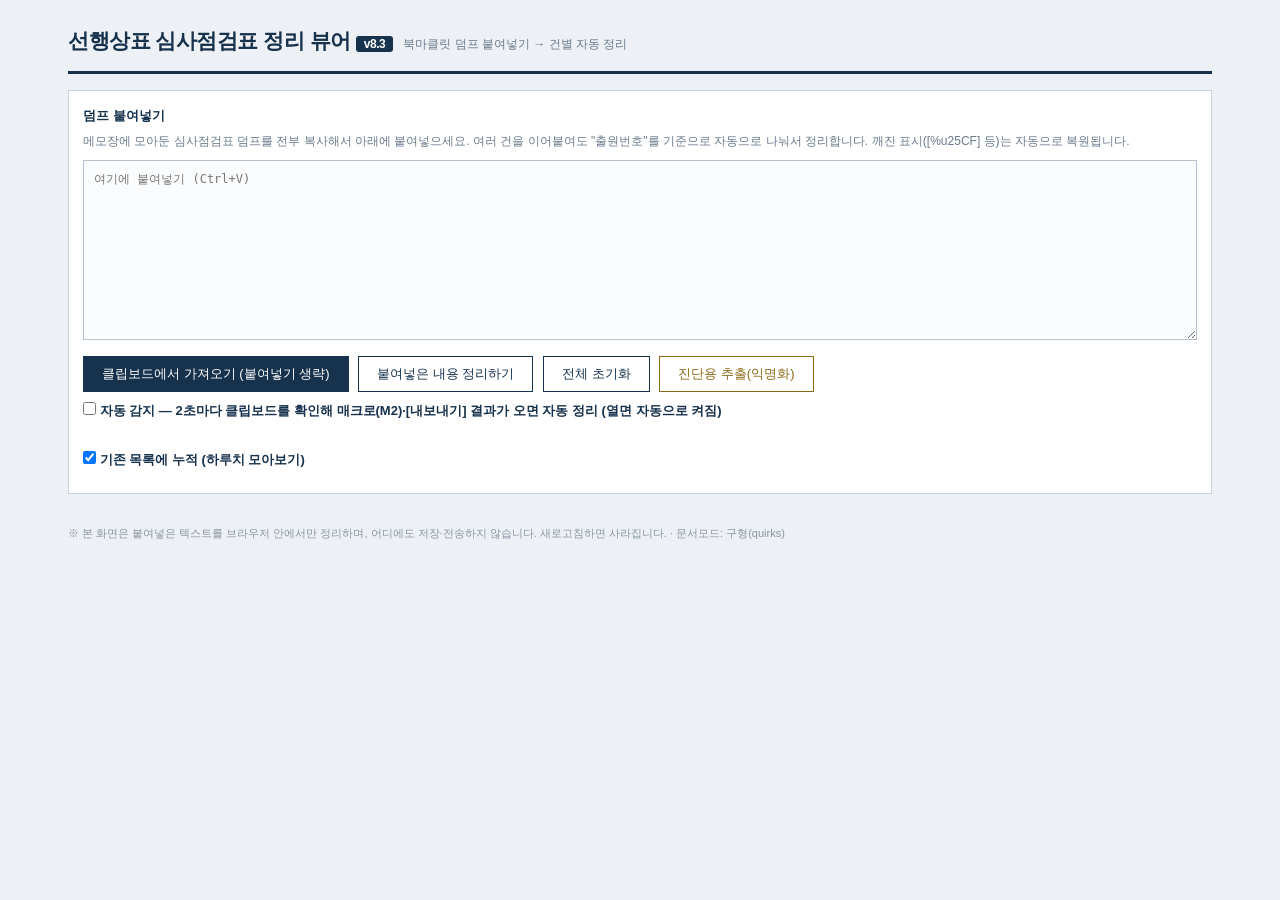
<file: 점검표뷰어_v8.3.html>
<!DOCTYPE html>
<html lang="ko">
<head>
<meta charset="utf-8">
<meta http-equiv="X-UA-Compatible" content="IE=edge">
<title>선행상표 심사점검표 정리 뷰어</title>
<style>
/* IE11 호환: CSS 변수/그리드 미사용 */
* { margin:0; padding:0; box-sizing:border-box; }
/* 스크롤: html/body에 overflow를 걸면 IE(호환 문서모드)에서 휠·스크롤바가
   먹통이 되는 사례가 있어 뷰포트 기본 스크롤만 사용한다 */
html { background:#EDF0F4; overflow-y:scroll; }
body {
  font-family:'Malgun Gothic','맑은 고딕',AppleGothic,sans-serif;
  color:#1C2733; font-size:13px; line-height:1.65;
  padding:24px 18px 80px 18px; max-width:1180px; margin:0 auto;
  word-wrap:break-word; overflow-wrap:break-word; overflow-x:hidden;
}
/* 어떤 셀·박스도 화면 밖으로 뻗지 않도록 */
table { max-width:100%; }
td, th { overflow-wrap:break-word; word-break:break-word; }
.codes { word-break:break-all; }
h1 { font-size:21px; letter-spacing:-0.5px; color:#17324D; }
h1 .sub { font-size:12px; color:#6B7A8C; font-weight:normal; margin-left:10px; letter-spacing:0; }
.topbar { border-bottom:3px solid #17324D; padding-bottom:12px; margin-bottom:16px; }

/* 입력 영역 */
.inbox { background:#FFFFFF; border:1px solid #C9D2DC; padding:14px; margin-bottom:20px; }
.inbox label { font-weight:bold; color:#17324D; display:block; margin-bottom:6px; }
.inbox .hint { color:#6B7A8C; font-size:12px; margin-bottom:8px; }
textarea#src {
  width:100%; height:180px; border:1px solid #B7C2CE; padding:10px;
  font-family:'Malgun Gothic',monospace; font-size:12px; background:#FBFCFD;
  resize:vertical;
}
.btnrow { margin-top:10px; }
button {
  font-family:inherit; font-size:13px; cursor:pointer;
  border:1px solid #17324D; background:#17324D; color:#fff;
  padding:8px 18px; margin-right:6px;
}
button.ghost { background:#fff; color:#17324D; }
button.mini { padding:3px 10px; font-size:12px; }
.card h2 { zoom:1; overflow:hidden; cursor:pointer; }
.card h2 button.fold { background:transparent; border:1px solid #7C93AC; color:#fff; padding:1px 9px; font-size:12px; margin-right:8px; cursor:pointer; }
.card h2 button.fold:hover { background:#0F2438; }
button:hover { background:#0F2438; color:#fff; }

/* 요약 테이블 */
.summary { background:#fff; border:1px solid #C9D2DC; margin-bottom:22px; display:none; }
.summary h2, .card h2 { font-size:14px; background:#17324D; color:#fff; padding:8px 12px; font-weight:bold; }
table.sm { width:100%; border-collapse:collapse; }
table.sm th { background:#E7ECF2; color:#33445A; font-size:12px; padding:7px 8px; border-bottom:2px solid #B7C2CE; text-align:left; }
table.sm td { padding:7px 8px; border-bottom:1px solid #E1E7EE; vertical-align:top; }
table.sm tr.clickable { cursor:pointer; }
table.sm tr.clickable:hover td { background:#F2F6FB; }

/* 결과 뱃지: 도장 느낌 */
.stamp {
  display:inline-block; border:2px solid; border-radius:4px;
  padding:1px 8px; font-weight:bold; font-size:12px; letter-spacing:1px;
  background:#fff;
}
.stamp.reg  { color:#1E6E3C; border-color:#1E6E3C; }
.stamp.rej  { color:#B02A2A; border-color:#B02A2A; }
.stamp.etc  { color:#8A6A16; border-color:#8A6A16; }
.stamp.none { color:#8A96A3; border-color:#B7C2CE; }
.pill {
  display:inline-block; background:#E7ECF2; color:#33445A;
  padding:0 8px; border-radius:9px; font-size:11px; margin-left:6px;
}
.pill.warn { background:#FDEFD8; color:#8A5A10; }

/* 건별 카드 */
.card { background:#fff; border:1px solid #C9D2DC; margin-bottom:22px; }
.card h2 .appno { font-family:Consolas,monospace; letter-spacing:1px; }
.card h2 .markbig { font-size:16px; color:#FFD98A; font-weight:bold; letter-spacing:-0.3px; }
table.sm td.markname, table.dt td.markname { font-weight:bold; }
.card h2 .right { float:right; font-weight:normal; }
.sec { border-top:1px solid #E1E7EE; }
.sec-h {
  padding:8px 12px; background:#F5F8FB; color:#17324D; font-weight:bold;
  cursor:pointer; font-size:13px;
}
.sec-h .tog { color:#8A96A3; font-weight:normal; float:right; }
.sec-b { padding:12px 16px; display:block; }
.sec-b.closed { display:none; }
pre.raw {
  font-family:inherit; white-space:pre-wrap; word-break:break-all;
  background:#FBFCFD; border-left:3px solid #C9D2DC; padding:8px 12px;
  margin:4px 0 8px 0;
}
pre.raw.op { border-left-color:#D89B2B; background:#FEFAF1; }

table.dt { width:100%; border-collapse:collapse; margin:4px 0 8px 0; table-layout:fixed; }
table.dt td { word-wrap:break-word; }
table.dt th { background:#EFF3F7; font-size:12px; padding:5px 8px; border:1px solid #D5DDE5; text-align:left; }
table.dt td { padding:5px 8px; border:1px solid #E1E7EE; vertical-align:top; }
table.dt tr.hasop td { background:#FEFAF1; }
table.dt tr.bstar td { background:#FDECEC; }
table.dt tr.bstar td:first-child { border-left:4px solid #C62828; }
.tag-bstar { color:#C62828; font-weight:bold; font-size:14px; }
.bstar-badge {
  display:inline-block; background:#C62828; color:#fff;
  padding:0 7px; border-radius:3px; font-size:11px; font-weight:bold;
}
.pill.red { background:#F8D7D7; color:#8B1A1A; font-weight:bold; }
table.dt td.markname { font-weight:bold; }
table.dt td .opinion { color:#7A5410; margin-top:2px; white-space:pre-wrap; }
.codes { font-family:Consolas,monospace; font-size:11px; color:#55636F; }
.tag-star { color:#D89B2B; font-weight:bold; }

.filterbar { padding:8px 12px; background:#FFF; border-bottom:1px solid #E1E7EE; }
.filterbar label { margin-right:14px; cursor:pointer; }
.dist-yes { color:#1E6E3C; font-weight:bold; }
.dist-no  { color:#B02A2A; font-weight:bold; }
.footer-note { color:#8A96A3; font-size:11px; margin-top:30px; }
</style>
</head>
<body>

<div class="topbar">
  <h1>선행상표 심사점검표 정리 뷰어 <span style="background:#17324D;color:#fff;padding:1px 8px;font-size:12px;border-radius:3px;">v8.3</span><span class="sub">북마클릿 덤프 붙여넣기 → 건별 자동 정리</span></h1>
</div>

<div class="inbox">
  <label for="src">덤프 붙여넣기</label>
  <div class="hint">
    메모장에 모아둔 심사점검표 덤프를 전부 복사해서 아래에 붙여넣으세요.
    여러 건을 이어붙여도 "출원번호"를 기준으로 자동으로 나눠서 정리합니다.
    깨진 표시([%u25CF] 등)는 자동으로 복원됩니다.
  </div>
  <textarea id="src" placeholder="여기에 붙여넣기 (Ctrl+V)"></textarea>
  <div class="btnrow">
    <button type="button" onclick="fromClip()">클립보드에서 가져오기 (붙여넣기 생략)</button>
    <button type="button" class="ghost" onclick="run()">붙여넣은 내용 정리하기</button>
    <button type="button" class="ghost" onclick="resetAll()">전체 초기화</button>
    <button type="button" class="ghost" onclick="diagAnon()" style="border-color:#8A6A16;color:#8A6A16;">진단용 추출(익명화)</button>
  </div>
  <div class="btnrow" style="margin-top:8px;">
    <label><input type="checkbox" id="watch" onclick="toggleWatch()"> <b>자동 감지</b> — 2초마다 클립보드를 확인해 매크로(M2)·[내보내기] 결과가 오면 자동 정리 <b>(열면 자동으로 켜짐)</b></label>
    &nbsp;&nbsp;
    <label><input type="checkbox" id="accum" checked> 기존 목록에 누적 (하루치 모아보기)</label>
  </div>
  <div class="hint" id="clipMsg" style="margin-top:6px;"></div>
</div>

<div id="autoBox" style="display:none;background:#E4F3E8;border:2px solid #1E6E3C;color:#14532B;padding:11px 13px;margin-bottom:18px;"></div>

<div class="summary" id="summary">
  <h2>전체 요약</h2>
  <table class="sm" id="sumTable">
    <thead>
      <tr>
        <th style="width:30px">#</th>
        <th style="width:110px">표장</th>
        <th style="width:150px">출원번호</th>
        <th style="width:70px">식별력</th>
        <th>선등록 검토 (의견기재/전체)</th>
        <th>선출원 검토</th>
        <th style="width:100px">최종 판단</th>
      </tr>
    </thead>
    <tbody></tbody>
  </table>
  <div class="filterbar">
    <label><input type="checkbox" id="onlyOp" onclick="toggleOnlyOp()"> 심사관 의견이 기재된 선행건만 표시</label>
    <button type="button" class="mini" onclick="foldAll(1)">전체 접기</button>
    <button type="button" class="mini" onclick="foldAll(0)">전체 펴기</button>
  </div>
</div>

<div id="cards"></div>
<div class="footer-note">
  ※ 본 화면은 붙여넣은 텍스트를 브라우저 안에서만 정리하며, 어디에도 저장·전송하지 않습니다. 새로고침하면 사라집니다.<span id="dmode"></span>
</div>

<script type="text/javascript">
/* ===== ES5 / IE11 호환 ===== */

function decodeU(s){
  return s.replace(/%u([0-9A-Fa-f]{4})/g, function(m,h){
    return String.fromCharCode(parseInt(h,16));
  });
}
function esc(s){
  return String(s).replace(/&/g,'&amp;').replace(/</g,'&lt;').replace(/>/g,'&gt;')
                  .replace(/"/g,'&quot;').replace(/'/g,'&#39;');
}
function cleanRaw(s){
  if(!s) return '';
  var t = s.replace(/\r/g,'');
  t = t.replace(/^\s*\|\s*$/gm,'');        // 파이프만 있는 줄 제거
  t = t.replace(/[ \t]*\|[ \t]*$/gm,'');   // 줄 끝 파이프 제거
  t = t.replace(/^[ \t]*\|[ \t]*/gm,'');   // 줄 앞 파이프 제거
  t = t.replace(/\[입력내용\]\s*\n?/g,'');
  t = t.replace(/\n{3,}/g,'\n\n');
  return t.replace(/^\s+|\s+$/g,'');
}
var CUR_BLKS = [];   /* 현재 건의 심사관 기재(입력내용) 원문 보관소 */

/* 출원번호: "출원번호 : 40-...", "출원번호 | 40-..." 등 콜론/파이프 변형 모두 인식.
   국제등록건 등에서 하이픈 없이 13자리(4020140063931)로 나오는 표기도 인식해
   40-2014-0063931 형태로 정규화 */
var APPRE = /출원번호[^\S\n]*[|:：]?[^\S\n]*(\d{2}-\d{4}-\d{7}|\d{13})/;
function findAppNo(s){
  var m = APPRE.exec(s);
  if(!m) return '';
  var v = m[1];
  if(v.indexOf('-') < 0) v = v.substring(0,2) + '-' + v.substring(2,6) + '-' + v.substring(6);
  return v;
}

function grabBlock(text, startIdx){
  // startIdx 이후 첫 [[BLKn]] 토큰의 원문을 반환
  var p = text.indexOf('[[BLK', startIdx);
  if(p < 0) return '';
  var q = text.indexOf(']]', p);
  if(q < 0) return '';
  var id = parseInt(text.substring(p + 5, q), 10);
  return cleanRaw(CUR_BLKS[id] || '');
}
function grabBlockIn(text, start, end){
  // start~end 구간 안의 첫 [[BLKn]] 원문 (구간 밖이면 빈값)
  if(start < 0) return '';
  if(end < 0 || end > text.length) end = text.length;
  var p = text.indexOf('[[BLK', start);
  if(p < 0 || p >= end) return '';
  return grabBlock(text, p);
}
function grabInputIn(text, start, end){
  // start~end 구간 안의 첫 [입력: 값] (한 줄짜리 입력칸)
  if(start < 0) return '';
  if(end < 0 || end > text.length) end = text.length;
  var m = text.substring(start, end).match(/\[입력:\s*([^\]]+)\]/);
  return m ? m[1].replace(/^\s+|\s+$/g,'') : '';
}
function valueIn(text, start, end){
  // 구간의 기재값: 여러 줄 박스([입력내용]) 우선, 없으면 한 줄 입력칸
  return grabBlockIn(text, start, end) || grabInputIn(text, start, end);
}
function section(text, startMarker, endMarkers){
  var s = text.indexOf(startMarker);
  if(s < 0) return null;
  var e = text.length;
  for(var i=0;i<endMarkers.length;i++){
    var p = text.indexOf(endMarkers[i], s + startMarker.length);
    if(p >= 0 && p < e) e = p;
  }
  return { start:s, end:e, text:text.substring(s, e) };
}

/* 선행건(선등록/선출원) 행 파싱
   지원 변형:
   - "N | [선택: ☆] | 4024427320000 20240603 ~ 20351022 표장명" + 다음 줄 코드/권리자 (2025형)
   - "N | [선택: ☆] | (줄바꿈) 1450709 표장 코드들 권리자" 한 줄 (2021형, 7~9자리 번호)
   - 선택셀과 번호 사이에 버튼 텍스트(AI35류견련조회 등)가 끼는 경우 */
function tidyMark(s){
  return String(s)
    .replace(/심사점검표|AI35류견련조회|결과붙이기|정렬활성화|정렬하기/g,'')
    .replace(/\[선택:\s*[^\]]*\]/g,'')
    .replace(/\[입력:\s*\]/g,'')
    .replace(/\[[○●]\]/g,'')
    .replace(/[|×]/g,' ')
    .replace(/\s+/g,' ').replace(/^\s+|\s+$/g,'');
}
function parsePriorRows(sub){
  var rows = [];
  if(!sub) return rows;
  /* 행 시작점: 줄머리의 "번호 |" */
  var startRe = /(?:^|\n)[ \t]*\|?[ \t]*(\d{1,3})[ \t]*\|/g;
  var starts = [], m;
  while((m = startRe.exec(sub)) !== null){
    starts.push({ no:m[1], idx:m.index, body:startRe.lastIndex });
  }
  for(var i=0;i<starts.length;i++){
    var seg = sub.substring(starts[i].body,
      (i+1 < starts.length) ? starts[i+1].idx : sub.length);
    /* 등록/출원번호 = 행 시작 근처의 첫 7~13자리 숫자 */
    var rm = /(^|[\s|])(\d{7,13})(?=[\s|(]|$)/.exec(seg);
    if(!rm) continue;
    var rIdx = rm.index + rm[1].length;
    var prefix = seg.substring(0, rIdx);
    if(prefix.length > 120) continue;          // 번호가 멀면 선행건 행이 아님
    var selM = prefix.match(/\[선택:\s*([^\]]*)\]/);
    var starSrc = selM ? selM[1] : prefix;
    var star = starSrc.indexOf('☆') >= 0;
    var bstar = starSrc.indexOf('★') >= 0;    // 검은 별표 = 유사 표시
    if(!selM && star && bstar) bstar = false;  // 선택지 전체가 긁힌 덤프: ★ 오탐 방지
    var regno = rm[2];
    var rest = seg.substring(rIdx + regno.length);
    /* 존속기간: "20240603 ~ 20351022" / "20230328" / "20030707 ( 20020508 ) ~ 20131201" */
    var date = '';
    var dm = rest.match(/^[ \t]*(\d{8})[ \t]*(\([ \t]*\d{8}[ \t]*\))?[ \t]*(?:[~∼][ \t]*(\d{8})?)?/);
    if(dm && dm[1]){
      date = dm[1] + (dm[3] ? '~' + dm[3] : '');
      rest = rest.substring(dm[0].length);
    }
    /* 유사군코드 묶음(G/S+숫자 연속)을 찾아 표장/코드/권리자 분리 */
    var mark = '', codes = '', owner = '';
    var cm = /(^|[\s|])([GS]\d{3,6}[A-Z]?(?:[ \t\n]+[GS]\d{3,6}[A-Z]?)*)/.exec(rest);
    if(cm){
      mark = rest.substring(0, cm.index + cm[1].length);
      codes = cm[2].replace(/\s+/g,' ');
      var after = rest.substring(cm.index + cm[1].length + cm[2].length);
      owner = after.split('\n')[0] || '';
    } else {
      mark = rest.split('\n')[0] || '';
    }
    mark = tidyMark(mark);
    owner = tidyMark(owner);
    /* 심사관 의견: 행 구간 안의 [입력내용] 블록, 없으면 [입력: 값] */
    var opinion = '';
    var oi = seg.indexOf('[[BLK');
    if(oi >= 0) opinion = grabBlock(seg, oi);
    if(!opinion){
      var im = seg.substring(rIdx).match(/\[입력:\s*([^\]]+)\]/);
      if(im) opinion = im[1].replace(/^\s+|\s+$/g,'');
    }
    rows.push({ no:starts[i].no, star:star, bstar:bstar, regno:regno, date:date,
                mark:mark, codes:codes, owner:owner, opinion:opinion });
  }
  return rows;
}

function radioPick(text, options){
  // options: [{re:정규식, label:표시}] 중 [●] 붙은 것 반환
  for(var i=0;i<options.length;i++){
    if(options[i].re.test(text)) return options[i].label;
  }
  return '';
}

/* ===== 구형(2015~16 이전) 점검표 파서 ===== */
function parseOldRows(txt){
  var rows = [];
  if(!txt) return rows;
  var re = /\((\d{1,3})\)\s*(\d{9,13})(\([^)]*\))?\s*([^\n]*)/g, m;
  while((m = re.exec(txt)) !== null){
    var rest = (m[3] ? m[3] + ' ' : '') + (m[4] || '');
    var codes = rest.match(/[GS]\d{3,6}[A-Z]?/g) || [];
    var mark = rest, owner = '', note = '';
    if(codes.length){
      var ci = rest.indexOf(codes[0]);
      var lastC = codes[codes.length-1];
      var li = rest.lastIndexOf(lastC) + lastC.length;
      mark = rest.substring(0, ci);
      owner = rest.substring(li);
    }
    var ai = owner.indexOf('→');
    if(ai >= 0){ note = owner.substring(ai); owner = owner.substring(0, ai); }
    else {
      var ai2 = mark.indexOf('→');
      if(ai2 >= 0){ note = mark.substring(ai2); mark = mark.substring(0, ai2); }
    }
    function tidy(s){ return s.replace(/[\s,|]+/g,' ').replace(/^\s+|\s+$/g,''); }
    rows.push({ no:m[1], star:false, bstar:false, regno:m[2], date:'',
                mark:tidy(mark), codes:codes.join(' '), owner:tidy(owner),
                opinion: note ? tidy(note) : '' });
  }
  return rows;
}

function parseCaseOld(chunk){
  var c = { oldFormat:true };
  var t = chunk;
  c.raw = chunk;

  c.appNo = findAppNo(t) || '(번호미상)';

  var sq = t.match(/유사질의어[^\[\n]{0,30}\[입력:\s*([^\]]+)\]/);
  c.simQuery = sq ? sq[1].replace(/^\s+|\s+$/g,'') : '';

  c.markName = '';
  if(c.simQuery){
    var tok = c.simQuery.split(/[+&,|]/)[0].replace(/^[\/\s]+|\s+$/g,'');
    if(tok) c.markName = tok;
  }

  /* 지정상품 (좌측 류/유사군코드/지정상품 표) */
  c.goods = [];
  var gre = /\|\s*(\d{1,2})\s*\|\s*([GS][GS\d,\sA-Z]*?)\s*\|\s*([^|]+?)\s*\|/g, gm;
  while((gm = gre.exec(t)) !== null){
    var gcodes = (gm[2].match(/[GS]\d{3,6}[A-Z]?/g) || []).join(' ');
    if(!gcodes) continue;
    c.goods.push({ cls:gm[1], code:gcodes, name:gm[3].replace(/\s+/g,' ').replace(/^\s+|\s+$/g,'') });
  }

  /* ===== 단순화된 구형 처리 =====
     CLIP으로 담은 조각([클립] 마커로 구분)을 순서대로 그대로 보여준다.
     검색결과 조각에서는 타인 선등록/선출원 표만 추출. */

  function grp(txt, name, ends){
    var i = txt.indexOf(name);
    if(i < 0) return '';
    var e = txt.length;
    for(var k=0;k<ends.length;k++){
      var p = txt.indexOf(ends[k], i + name.length);
      if(p >= 0 && p < e) e = p;
    }
    return txt.substring(i, e);
  }
  var g1 = grp(t, '본인 선출원', ['본인 선등록','타인 선등록','타인 선출원']);
  var g2 = grp(t, '본인 선등록', ['타인 선등록','타인 선출원']);
  var g3 = grp(t, '타인 선등록', ['타인 선출원']);
  var g4 = grp(t, '타인 선출원', []);
  c.ownPrior = parseOldRows(g1).concat(parseOldRows(g2));
  c.priorReg = parseOldRows(g3);
  c.priorApp = parseOldRows(g4);
  if(!c.ownPrior.length && !c.priorReg.length && !c.priorApp.length){
    c.priorReg = parseOldRows(t);   // 소구분 없이 나열된 경우
  }

  /* CLIP 조각 분해.
     한 조각 안에 【검색결과】【심사내용】【의견요약】【판단의견】 표제가
     여러 개 들어있으면(문서 통복사) 표제 단위로 다시 나눈다. */
  c.segs = [];
  var TITLE_RE = /(?=【[^】\n]{1,20}】|\[\s*(?:검색결과|심사내용|의견요약|판단의견)\s*\])/;
  function pushSegs(block){
    var subs = block.split(TITLE_RE);
    for(var sj=0; sj<subs.length; sj++){
      var sv = cleanRaw(subs[sj]);
      var gauge = sv.replace(/【[^】]*】/g,'')
                    .replace(/\[\s*(검색결과|심사내용|의견요약|판단의견)\s*\]/g,'')
                    .replace(/\s/g,'');
      if(gauge.length > 2) c.segs.push(sv);
    }
  }
  var parts = t.split(/\n?\[클립\]\n?/);
  for(var si=1; si<parts.length; si++) pushSegs(parts[si]);
  if(!c.segs.length){
    /* [클립] 조각이 없어도(셀프캡처가 프레임을 직접 담은 경우)
       본문에서 표제 구간을 찾아 조각으로 승격. 표제 이전(껍데기)은 제외,
       각 구간은 다음 프레임 경계(=====)에서 자름 */
    var tm = t.split(TITLE_RE);
    for(var ti=1; ti<tm.length; ti++) pushSegs(tm[ti].split(/\n?=====\n?/)[0]);
  }

  /* 요약 판정: 조각들에서 식별력·최종판단만 읽음 */
  var allSeg = c.segs.join('\n');
  c.distinct = /식별력\s*있음/.test(allSeg) ? '있음'
             : (/식별력\s*없음/.test(allSeg) ? '없음' : '');
  var foHits = [];
  if(/등록결정/.test(allSeg)) foHits.push('등록결정');
  if(/거절결정/.test(allSeg)) foHits.push('거절결정');
  if(/취소환송/.test(allSeg)) foHits.push('취소환송');
  c.finalCall = (foHits.length === 1) ? foHits[0] : '';

  c.examText=''; c.opSummary=''; c.finalOpinion='';
  c.markAnalysis=''; c.distinctReason=''; c.overall='';
  c.usage=''; c.art34=''; c.art34Note=''; c.first=''; c.second='';
  return c;
}

function parseCase(chunk){
  /* 형식 판별.
     - 신형 확정 표지(구조): '식별력 유무판단' 라벨 또는 [●]식별력 라디오
     - 구형 확정 표지: 【검색결과】/[ 검색결과 ] 류의 괄호 표제, [클립] 조각
     - '표장분석'은 구형 HWP 문서의 자유서술(■ 표장분석 : ...)에도 나오므로
       구형 확정 표지가 함께 있으면 신형 근거로 쓰지 않음 */
  var hasNewStrong = /식별력\s*유무판단/.test(chunk) ||
                     /\[[●○]\]\s*식별력\s*(있|없)음/.test(chunk);
  var hasOldStrong = /[【\[]\s*(심사내용|검색결과|의견요약|판단의견)\s*[】\]]/.test(chunk) ||
                     chunk.indexOf('[클립]') >= 0;
  var isNew = hasNewStrong || (chunk.indexOf('표장분석') >= 0 && !hasOldStrong);
  var isOld = !isNew && (
              hasOldStrong ||
              (chunk.indexOf('검색결과') >= 0 && chunk.indexOf('심사내용') >= 0) ||
              /\[제\s*3[345]\s*조/.test(chunk) ||
              /기본사항[\s\S]{0,80}권리구분/.test(chunk) ||
              /심사검토\s*내용/.test(chunk) ||
              chunk.indexOf('[클립]') >= 0);
  if(isOld){
    return parseCaseOld(chunk);
  }
  var c = {};
  var t = chunk;
  c.raw = chunk;

  /* 심사관 기재([입력내용]) 블록을 토큰으로 치환해 보호.
     자유서술 안의 '유사판단', '사용실태' 같은 단어가 구획 표지와
     충돌해 내용이 잘리는 것을 방지. 표시할 때 원문 그대로 복원됨.
     블록의 끝 = 덤프 생성기가 만든 표식([○][●], [선택:], [입력:])이 있는 줄,
     파이프만 있는 줄, 프레임 경계(=====), 다음 선행건 행 시작, 문서 끝. */
  CUR_BLKS = [];
  t = t.replace(/\[입력내용\][ \t]*\n?([\s\S]*?)(?=\n[ \t]*\||\n[^\n]*\[[○●]\]|\n[^\n]*\[선택:|\n[^\n]*\[입력:|\n[ \t]*=====|\n[ \t]*\|?[ \t]*\d{1,3}[ \t]*\|[^\n]{0,110}\n?[ \t]*\d{7,13}|$)/g,
    function(mm, body){
      CUR_BLKS.push(body);
      return '[[BLK' + (CUR_BLKS.length - 1) + ']]\n';
    });

  c.appNo = findAppNo(t) || '(번호미상)';

  /* ── 구획 기준점 수집 (양식마다 순서·표기가 달라 위치 기반으로 자름) ── */
  function rpos(re, from){
    if(from < 0) from = 0;
    var m = re.exec(t.substring(from));
    return m ? from + m.index : -1;
  }
  var paS    = t.indexOf('표장분석');
  var dLabel = rpos(/식별력\s*유무판단/, 0);
  var dRadio = rpos(/\[[●○]\]\s*식별력\s*(있|없)음/, 0);
  var dStart = dLabel >= 0 ? dLabel : dRadio;
  var base   = dStart >= 0 ? dStart : (paS >= 0 ? paS : 0);
  var simS   = rpos(/\n[^\n]{0,8}유사판단/, base);
  var useS   = rpos(/\n[^\n]{0,8}사용실태/, simS >= 0 ? simS : base);
  var etcS   = rpos(/기타\s*34조/, 0);
  var appS   = rpos(/\n[ \t]*(?:\|[ \t]*)?출원인[ \t]*(?:\n|\|)/, etcS >= 0 ? etcS : 0);
  var pdS    = t.indexOf('판단의견');
  var f1     = rpos(/1차\s*착수심사\s*결과/, 0);
  var f2     = rpos(/2차\s*착수심사\s*결과/, 0);
  var osS    = rpos(/의견요약/, 0);
  var defS   = rpos(/정의규정/, 0);
  var AN = [paS, dStart, simS, useS, etcS, appS, pdS, f1, f2, osS, defS];
  function aEnd(p){
    var e = t.length;
    for(var i=0;i<AN.length;i++)
      if(AN[i] > p && AN[i] < e) e = AN[i];
    return e;
  }

  /* 지정상품 (좌측 프레임 표. 헤더가 없으면 표장분석 이전 영역에서 표 모양 탐색) */
  c.goods = [];
  function goodsScan(txt){
    var out = [];
    var gre = /\|[ \t]*(\d{1,2})[ \t]*\|[ \t]*([GS][\dA-Z]{3,7}(?:[ \t,]+[GS][\dA-Z]{3,7})*)[ \t]*\|[ \t]*([^|]+?)[ \t]*\|/g, gm;
    while((gm = gre.exec(txt)) !== null){
      var nm = gm[3].replace(/\s+/g,' ').replace(/^\s+|\s+$/g,'');
      if(!nm || nm.indexOf('[') >= 0) continue;
      out.push({ cls:gm[1], code:gm[2].replace(/[,\s]+/g,' '), name:nm });
    }
    return out;
  }
  var gsS = rpos(/류\/유사군별\s*지정상품/, 0);
  if(gsS >= 0){
    var ge = t.indexOf('=====', gsS);
    c.goods = goodsScan(t.substring(gsS, ge >= 0 ? ge : t.length));
  }
  if(!c.goods.length && paS > 0) c.goods = goodsScan(t.substring(0, paS));

  /* 유사질의어 */
  var sq = t.match(/유사질의어[^\[\n]{0,40}\[입력:\s*([^\]]+)\]/);
  c.simQuery = sq ? sq[1].replace(/^\s+|\s+$/g,'') : '';

  /* 표장명 추정: ① 기본사항 '한글' 필드 ② '영문' 필드 ③ 유사질의어 첫 토큰
     (④ 다른 카드의 선행건 목록 역참조는 render 단계에서 보완) */
  c.markName = '';
  var hn = t.match(/한글\s*\|\s*([^|\n]{1,40}?)\s*\|/);
  if(hn && /\S/.test(hn[1]) && hn[1].indexOf('띄어쓰기') < 0) c.markName = hn[1].replace(/^\s+|\s+$/g,'');
  if(!c.markName){
    var en = t.match(/영문\s*\|\s*([^|\n]{1,60}?)\s*\|/);
    if(en && /\S/.test(en[1])) c.markName = en[1].replace(/^\s+|\s+$/g,'');
  }
  if(!c.markName && c.simQuery){
    var tok = c.simQuery.split(/[+&,|]/)[0].replace(/^[\/\s]+|\s+$/g,'');
    if(tok) c.markName = tok;
  }

  /* 표장분석: 표장분석 표제 ~ 식별력 구획 사이의 기재 */
  c.markAnalysis = paS >= 0 ? valueIn(t, paS, (dStart > paS ? dStart : aEnd(paS))) : '';

  /* 식별력: 라벨이 없어도 라디오 표식으로 직접 판정 */
  c.distinct = '';
  if(/\[●\]\s*식별력\s*있음/.test(t)) c.distinct = '있음';
  else if(/\[●\]\s*식별력\s*없음/.test(t)) c.distinct = '없음';
  c.distinctReason = dStart >= 0 ? valueIn(t, dStart, (simS > dStart ? simS : aEnd(dStart))) : '';

  /* 유사판단 구간 */
  var simEnd = t.length;
  if(useS > simS && useS >= 0) simEnd = useS;
  else if(etcS > simS) simEnd = etcS;
  var simText = simS >= 0 ? t.substring(simS, simEnd) : '';

  /* 유사판단 내부 작업영역: 말미의 '심판번호 검색 이력' 이전까지 */
  var wCut = simText.search(/심판번호\s*검색\s*이력/);
  var workText = wCut >= 0 ? simText.substring(0, wCut) : simText;

  /* 종합의견: 작업영역의 마지막 [입력내용] 블록이 행 소속인지 독립 블록인지 판별 */
  c.overall = '';
  var rowsRegion = workText;
  var lastBlk = workText.lastIndexOf('[[BLK');
  if(lastBlk >= 0){
    var rowRe2 = /(?:^|\n)[ \t]*\|?[ \t]*\d{1,3}[ \t]*\|[^\n]{0,110}\n?[ \t]*\d{7,13}/g, rm2, lastRow = -1;
    while((rm2 = rowRe2.exec(workText)) !== null) lastRow = rm2.index;
    var isOverall = false;
    if(lastRow < 0){
      isOverall = true;                       // 선행건 행이 없으면 통째로 종합의견
    } else if(lastBlk > lastRow){
      var between = workText.substring(lastRow, lastBlk);
      var cntBlk = between.split('[[BLK').length - 1;
      if(cntBlk >= 1){
        isOverall = true;                     // 마지막 행에 이미 의견 블록이 있음 → 별도 종합의견
      } else {
        // 마지막 행에 의견이 없는 경우: 내용으로 판별
        var blkTxt = grabBlock(workText, lastBlk);
        if(/[▣]|관찰|종합|동일유사|표장검색|유사판단/.test(blkTxt)) isOverall = true;
      }
    }
    if(isOverall){
      c.overall = grabBlock(workText, lastBlk);
      rowsRegion = workText.substring(0, lastBlk);
    }
  }

  /* 본인/타인 선등록·선출원: 구획 표제 위치로 잘라 각각 행 파싱 */
  c.ownPrior = []; c.priorReg = []; c.priorApp = [];
  var secDefs = [
    { key:'own', re:/본인\s*선등록/ },
    { key:'own', re:/본인\s*선출원/ },
    { key:'own', re:/본인\s*동일자/ },
    { key:'reg', re:/타인\s*선등록/ },
    { key:'app', re:/타인\s*선출원/ }
  ];
  var secPos = [], si, sm2;
  for(si=0; si<secDefs.length; si++){
    sm2 = secDefs[si].re.exec(rowsRegion);
    if(sm2) secPos.push({ key:secDefs[si].key, pos:sm2.index });
  }
  secPos.sort(function(a,b){ return a.pos - b.pos; });
  for(si=0; si<secPos.length; si++){
    var sEnd = (si+1 < secPos.length) ? secPos[si+1].pos : rowsRegion.length;
    var got = parsePriorRows(rowsRegion.substring(secPos[si].pos, sEnd));
    if(secPos[si].key === 'own') c.ownPrior = c.ownPrior.concat(got);
    else if(secPos[si].key === 'reg') c.priorReg = c.priorReg.concat(got);
    else c.priorApp = c.priorApp.concat(got);
  }

  /* 사용실태 */
  c.usage = useS >= 0 ? valueIn(t, useS, aEnd(useS)) : '';

  /* 기타 34조 */
  var etcEnd = etcS >= 0 ? aEnd(etcS) : -1;
  c.art34 = etcS >= 0 ? radioPick(t.substring(etcS, etcEnd), [
    { re:/\[●\]\s*해당사항\s*있음/, label:'해당사항 있음' },
    { re:/\[●\]\s*해당사항\s*없음/, label:'해당사항 없음' }
  ]) : '';
  c.art34Note = etcS >= 0 ? valueIn(t, etcS, etcEnd) : '';

  /* 착수심사결과 / 의견요약 */
  c.first  = f1 >= 0 ? valueIn(t, f1, aEnd(f1)) : '';
  c.second = f2 >= 0 ? valueIn(t, f2, aEnd(f2)) : '';
  c.opSummary = osS >= 0 ? valueIn(t, osS, aEnd(osS)) : '';

  /* 최종 판단 + 판단 사유 (판단의견 구획이 양식에 따라 앞이나 뒤에 옴) */
  c.finalCall = ''; c.finalOpinion = '';
  if(pdS >= 0){
    var pdEnd = aEnd(pdS);
    c.finalCall = radioPick(t.substring(pdS, pdEnd), [
      { re:/\[●\]\s*등록결정/, label:'등록결정' },
      { re:/\[●\]\s*거절결정/, label:'거절결정' },
      { re:/\[●\]\s*취소환송/, label:'취소환송' }
    ]);
    c.finalOpinion = valueIn(t, pdS, pdEnd);
  }

  return c;
}

/* ===== 렌더링 ===== */

function stampHtml(call){
  if(call === '등록결정') return '<span class="stamp reg">등록결정</span>';
  if(call === '거절결정') return '<span class="stamp rej">거절결정</span>';
  if(call === '취소환송') return '<span class="stamp etc">취소환송</span>';
  return '<span class="stamp none">미기재</span>';
}
function distHtml(d){
  if(d === '있음') return '<span class="dist-yes">있음</span>';
  if(d === '없음') return '<span class="dist-no">없음</span>';
  return '<span class="stamp none">미기재</span>';
}
function priorTable(rows, kind){
  if(!rows.length) return '<div style="color:#8A96A3;">해당 없음</div>';
  var h = '<table class="dt"><tr><th style="width:28px">#</th><th style="width:110px">번호</th>' +
          '<th>표장</th><th style="width:200px">유사군 / 권리자</th><th style="width:42%">심사관 의견</th></tr>';
  for(var i=0;i<rows.length;i++){
    var r = rows[i];
    var cl = [r.opinion ? 'hasop' : 'noop'];
    if(r.bstar) cl.push('bstar');
    var starMark = r.bstar ? '<span class="tag-bstar">★</span> '
                 : (r.star ? '<span class="tag-star">☆</span> ' : '');
    h += '<tr class="' + cl.join(' ') + '">' +
      '<td>' + starMark + esc(r.no) + '</td>' +
      '<td><span class="codes">' + esc(r.regno) + '</span><br><span class="codes">' + esc(r.date) + '</span></td>' +
      '<td class="markname">' + (r.bstar ? '<span class="bstar-badge">유사</span> ' : '') + esc(r.mark) + '</td>' +
      '<td><span class="codes">' + esc(r.codes) + '</span><br>' + esc(r.owner) + '</td>' +
      '<td>' + (r.opinion ? '<div class="opinion">' + esc(r.opinion) + '</div>' : '<span style="color:#B7C2CE;">-</span>') + '</td>' +
      '</tr>';
  }
  return h + '</table>';
}
function secHtml(title, bodyHtml, open){
  var cls = open ? '' : ' closed';
  return '<div class="sec">' +
    '<div class="sec-h" onclick="togSec(this)">' + esc(title) +
    '<span class="tog">' + (open ? '접기 ▲' : '펼치기 ▼') + '</span></div>' +
    '<div class="sec-b' + cls + '">' + bodyHtml + '</div></div>';
}
function togSec(h){
  var b = h.nextSibling;
  while(b && b.nodeType !== 1) b = b.nextSibling;
  if(!b) return;
  var closed = b.className.indexOf('closed') >= 0;
  b.className = closed ? 'sec-b' : 'sec-b closed';
  var tg = h.getElementsByTagName('span')[0];
  if(tg) tg.innerHTML = closed ? '접기 ▲' : '펼치기 ▼';
}

var JUNK_WORDS = {'문구삽입':1,'검색결과':1,'결과붙이기':1,'검색결과항목':1,'타인':1,'본인':1,
  '번호재정렬':1,'유사없음':1,'심사내용':1,'출원공고':1,'의견제출':1,'부분우선권':1,
  '의견서요약':1,'의견':1,'검토':1,'지적상품':1,'심사보류':1,'판단의견':1,'등록결정':1,
  '거절결정':1,'취소환송':1,'복사':1,'붙이기':1,'검색범위':1,'전체해제':1,'인쇄':1};
function cleanOldRaw(s){
  /* 구형 원문 표시용: 사이드 메뉴 단어 나열·빈 기호 줄 제거 */
  if(!s) return '';
  var lines = s.split('\n'), out = [], i, L;
  for(i=0;i<lines.length;i++){
    L = lines[i].replace(/^[\s|]+|[\s|]+$/g,'');
    if(L === '' || L === '>' ) continue;
    if(/^[\[\]○●=\s|]+$/.test(L)) continue;          // [○], ===== 등 기호만
    if(JUNK_WORDS[L]) continue;                        // 메뉴 단어 단독 줄
    if(/^\[선택:\s*\]$/.test(L)) continue;             // 빈 선택 표시
    out.push(lines[i]);
  }
  return out.join('\n').replace(/\n{3,}/g,'\n\n').replace(/^\s+|\s+$/g,'');
}

function buildNameMap(cases){
  /* 모든 카드의 선행건 목록에서 번호→표장명 지도를 만들어
     표장명이 비어있는 카드를 보완 (본건 점검표를 함께 담으면 정확도↑) */
  var nmap = {}, i, j;
  function dg(s){ return String(s).replace(/\D/g,''); }
  for(i=0;i<cases.length;i++){
    var lists = [cases[i].priorReg || [], cases[i].priorApp || []];
    if(cases[i].ownPrior) lists.push(cases[i].ownPrior);
    for(var li=0;li<lists.length;li++){
      var L = lists[li];
      for(j=0;j<L.length;j++){
        var k = dg(L[j].regno);
        if(k && L[j].mark && !nmap[k]) nmap[k] = L[j].mark;
      }
    }
  }
  for(i=0;i<cases.length;i++){
    var c0 = cases[i];
    if(!c0.markName){
      var k0 = dg(c0.appNo);
      if(nmap[k0]) c0.markName = nmap[k0];
    }
  }
}

function render(cases){
  buildNameMap(cases);
  var sumBody = '';
  var cardsHtml = '';
  var i;
  for(i=0;i<cases.length;i++){
    var c = cases[i];
    var opRegCnt = 0, j;
    for(j=0;j<c.priorReg.length;j++) if(c.priorReg[j].opinion) opRegCnt++;
    var opAppCnt = 0;
    for(j=0;j<c.priorApp.length;j++) if(c.priorApp[j].opinion) opAppCnt++;
    var bCnt = 0;
    for(j=0;j<c.priorReg.length;j++) if(c.priorReg[j].bstar) bCnt++;
    for(j=0;j<c.priorApp.length;j++) if(c.priorApp[j].bstar) bCnt++;

    sumBody += '<tr class="clickable" onclick="goCard(' + i + ')">' +
      '<td>' + (i+1) + '</td>' +
      '<td class="markname">' + (c.markName ? esc(c.markName) : '<span style="color:#B7C2CE;">-</span>') + '</td>' +
      '<td><span class="codes">' + esc(c.appNo) + '</span>' +
        (bCnt ? ' <span class="pill red">★ 유사 ' + bCnt + '</span>' : '') + '</td>' +
      '<td>' + distHtml(c.distinct) + '</td>' +
      '<td>' + opRegCnt + ' / ' + c.priorReg.length + '건' +
        (opRegCnt ? '<span class="pill warn">의견 ' + opRegCnt + '</span>' : '') + '</td>' +
      '<td>' + opAppCnt + ' / ' + c.priorApp.length + '건' + '</td>' +
      '<td>' + stampHtml(c.finalCall) + '</td></tr>';

    var body = '';
    /* 지정상품 */
    var gh = '';
    if(c.goods.length){
      gh = '<table class="dt"><tr><th style="width:40px">류</th><th style="width:80px">유사군</th><th>지정상품</th></tr>';
      for(j=0;j<c.goods.length;j++){
        gh += '<tr><td>' + esc(c.goods[j].cls) + '</td><td><span class="codes">' +
              esc(c.goods[j].code) + '</span></td><td>' + esc(c.goods[j].name) + '</td></tr>';
      }
      gh += '</table>';
    } else gh = '<div style="color:#8A96A3;">추출된 지정상품 없음</div>';
    body += secHtml('지정상품 (' + c.goods.length + ')', gh, false);

    if(c.oldFormat){
      /* 구형: CLIP 조각을 순서대로 그대로 표시 */
      if(!c.segs || !c.segs.length){
        body += '<div class="sec"><div class="sec-b" style="background:#FDF3E0;color:#7A5410;">' +
          '아직 담긴 기재가 없습니다. 팝업의 기재 박스(검색결과·판단의견 등)를 클릭 → ' +
          '<b>Ctrl+A</b> → <b>Ctrl+C</b> → <b>[CLIP]</b>. 박스 여러 개를 이어서 담아도 됩니다. ' +
          '(건수는 [IN] 기준 1건으로 유지)</div></div>';
      }
      if(c.ownPrior && c.ownPrior.length)
        body += secHtml('본인 선출원·선등록 (' + c.ownPrior.length + '건)', priorTable(c.ownPrior, 'own'), false);
      if(c.priorReg.length)
        body += secHtml('타인 선등록 (' + c.priorReg.length + '건)', priorTable(c.priorReg, 'reg'), true);
      if(c.priorApp.length)
        body += secHtml('타인 선출원 (' + c.priorApp.length + '건)', priorTable(c.priorApp, 'app'), true);
      for(var sgi=0; sgi<(c.segs||[]).length; sgi++){
        var sg = c.segs[sgi];
        var ttl = '기재 ' + (sgi+1);
        var hm = sg.match(/^\s*【\s*([^】\n]{1,20}?)\s*】/) ||
                 sg.match(/^\s*\[\s*(검색결과|심사내용|의견요약|판단의견)\s*\]/);
        if(hm){
          ttl = hm[1];
          sg = sg.replace(/^\s*(?:【[^】\n]*】|\[[^\]\n]*\])[ \t]*\n?/,'');  // 표제 줄은 제목으로 승격
        }
        else if(/\(\d+\)\s*\d{9}/.test(sg)) ttl = '검색결과';
        else if(/제3[345]조|기본사항|심사검토|표장 관념/.test(sg)) ttl = '심사내용';
        else if(/의견요약/.test(sg)) ttl = '의견요약';
        else {
          var fh = 0;
          if(/등록결정/.test(sg)) fh++;
          if(/거절결정/.test(sg)) fh++;
          if(/취소환송/.test(sg)) fh++;
          if(fh === 1 && sg.length < 400) ttl = '판단의견';
        }
        body += secHtml(ttl, '<pre class="raw' + (/판단의견/.test(ttl)?' op':'') + '">' + esc(sg) + '</pre>', true);
      }
    } else {

    if(c.finalOpinion)
      body += secHtml('판단의견 사유', '<pre class="raw op">' + esc(c.finalOpinion) + '</pre>', true);

    if(c.markAnalysis)
      body += secHtml('표장분석', '<pre class="raw">' + esc(c.markAnalysis) + '</pre>', false);

    body += secHtml('식별력 판단 — ' + (c.distinct || '미기재'),
      '<div style="margin-bottom:6px;">식별력: ' + distHtml(c.distinct) + '</div>' +
      (c.distinctReason ? '<pre class="raw">' + esc(c.distinctReason) + '</pre>' : ''), true);

    if(c.ownPrior && c.ownPrior.length)
      body += secHtml('본인 선등록·선출원 (' + c.ownPrior.length + '건)',
        priorTable(c.ownPrior, 'own'), false);

    body += secHtml('타인 선등록 (' + c.priorReg.length + '건 · 의견 ' + opRegCnt + '건)',
      priorTable(c.priorReg, 'reg'), true);
    body += secHtml('타인 선출원 (' + c.priorApp.length + '건 · 의견 ' + opAppCnt + '건)',
      priorTable(c.priorApp, 'app'), true);

    if(c.overall)
      body += secHtml('유사판단 종합의견', '<pre class="raw op">' + esc(c.overall) + '</pre>', true);
    if(c.usage)
      body += secHtml('사용실태', '<pre class="raw">' + esc(c.usage) + '</pre>', false);
    if(c.art34 || c.art34Note)
      body += secHtml('기타 34조 판단 — ' + (c.art34 || '미기재'),
        (c.art34Note ? '<pre class="raw">' + esc(c.art34Note) + '</pre>' : '<div style="color:#8A96A3;">기재 없음</div>'), false);
    if(c.first || c.second)
      body += secHtml('착수심사 결과',
        (c.first ? '<div><b>1차:</b></div><pre class="raw">' + esc(c.first) + '</pre>' : '') +
        (c.second ? '<div><b>2차:</b></div><pre class="raw">' + esc(c.second) + '</pre>' : ''), false);
    if(c.opSummary)
      body += secHtml('의견요약', '<pre class="raw">' + esc(c.opSummary) + '</pre>', false);
    }

    /* 진단용: 담긴 원문을 그대로 확인 (파싱 누락 시 여기서 확인 가능)
       출원번호를 못 찾은 건은 펼친 상태로 표시 */
    var unknown = (c.appNo === '(번호미상)');
    var rawShow = c.oldFormat ? cleanOldRaw(c.raw || '') : (c.raw || '');
    body += secHtml('원문 전체 보기' + (unknown ? ' — 출원번호 미검출' : ' (진단용)'),
      (unknown ? '<div style="background:#FDF3E0;color:#7A5410;padding:8px;margin-bottom:8px;">' +
        '이 덩어리에서 "출원번호 40-XXXX-XXXXXXX" 표기를 찾지 못했습니다. 아래 원문에 출원번호가 보이면 알려주세요 (형식을 추가하겠습니다). ' +
        '원문에 검색 영역이 통째로 없다면, [IN]을 누르기 직전에 연 창이 점검표 팝업인지 확인하세요. (IN은 마지막으로 연 팝업을 담습니다)' +
        '</div>' : '') +
      '<pre class="raw">' + esc(rawShow || '(원문 없음)') + '</pre>', unknown);

    cardsHtml += '<div class="card" id="card' + i + '">' +
      '<h2 onclick="togCard(' + i + ')">' +
      '<button type="button" class="fold" id="fb' + i + '">접기 ▲</button>' +
      (c.markName ? '<span class="markbig">' + esc(c.markName) + '</span> ' : '') +
      '<span class="appno">' + esc(c.appNo) + '</span>' +
      (c.oldFormat ? ' <span class="pill">구형식</span>' : '') +
      (c.simQuery ? ' <span class="pill">' + esc(c.simQuery) + '</span>' : '') +
      (bCnt ? ' <span class="pill red">★ 유사 ' + bCnt + '건</span>' : '') +
      '<span class="right">' + stampHtml(c.finalCall) + '</span></h2>' +
      '<div class="card-b" id="cb' + i + '">' + body + '</div></div>';
  }
  document.getElementById('sumTable').getElementsByTagName('tbody')[0].innerHTML = sumBody;
  document.getElementById('cards').innerHTML = cardsHtml;
  document.getElementById('summary').style.display = 'block';
}

function setFold(i, fold){
  var b = document.getElementById('cb' + i);
  var btn = document.getElementById('fb' + i);
  if(!b) return;
  b.style.display = fold ? 'none' : '';
  if(btn) btn.innerHTML = fold ? '펴기 ▼' : '접기 ▲';
}
function togCard(i){
  var b = document.getElementById('cb' + i);
  if(!b) return;
  setFold(i, b.style.display !== 'none');
}
function foldAll(fold){
  for(var i=0;i<allCases.length;i++) setFold(i, !!fold);
}
function goCard(i){
  setFold(i, false);
  var el = document.getElementById('card' + i);
  if(el && el.scrollIntoView) el.scrollIntoView(true);
}
function toggleOnlyOp(){
  var on = document.getElementById('onlyOp').checked;
  var tables = document.getElementById('cards').getElementsByTagName('tr');
  for(var i=0;i<tables.length;i++){
    var tr = tables[i];
    if(tr.className.indexOf('noop') >= 0){
      tr.style.display = on ? 'none' : '';
    }
  }
}

/* ===== 누적 저장소 ===== */
var allCases = [];
var caseSigs = {};
var clipSig = '';
var watchTimer = null;

function tally(){
  var r = { n:allCases.length, star:0, op:0, reg:0, rej:0 }, i, j, k, L;
  for(i=0;i<allCases.length;i++){
    var c = allCases[i];
    var ls = [c.priorReg||[], c.priorApp||[], c.ownPrior||[]];
    for(k=0;k<ls.length;k++){
      L = ls[k];
      for(j=0;j<L.length;j++){ if(L[j].bstar) r.star++; if(L[j].opinion) r.op++; }
    }
    if(c.finalCall === '등록결정') r.reg++;
    else if(c.finalCall === '거절결정') r.rej++;
  }
  return r;
}
function announce(added, hh){
  var r = tally();
  var b = document.getElementById('autoBox');
  if(b){
    b.style.display = 'block';
    b.innerHTML = '\u2713 [' + hh + '] 자동 반영 완료 — 이번에 <b>' + added + '건</b> 추가 · 현재 총 <b>' + r.n + '건</b>' +
      '<div style="font-weight:normal;margin-top:5px;color:#33445A;">' +
      '\u2605 유사 표시 선행건 <b>' + r.star + '</b>건 · 심사관 의견 기재 <b>' + r.op + '</b>건 · ' +
      '등록결정 ' + r.reg + ' / 거절결정 ' + r.rej + '</div>';
  }
  try { document.title = '(' + r.n + '건) 선행상표 심사점검표 정리 뷰어'; } catch(e){}
}
function msg(s){
  var m = document.getElementById('clipMsg');
  if(m) m.innerHTML = s;
}
function splitDump(t){
  /* 건 분리.
     ① 북마클릿 v6.2 이상: [구분선] 표식으로 정확히 분리.
     ② 구버전 덤프: 출원번호 표기 위치에서 분리하되,
        - 출원번호가 없는 앞부분(좌측 프레임의 지정상품 표 등)은 다음 조각에 합침
        - 같은 출원번호가 프레임마다 반복 등장해 쪼개진 조각은 도로 합침 */
  t = t.replace(/\[팝업캡처\]/g, '[구분선]');   // 셀프캡처 표식도 건 구분으로 취급
  if(t.indexOf('[구분선]') >= 0){
    var parts = t.split(/\n?\[구분선\]\n?/), outs = [], i;
    for(i=0;i<parts.length;i++) if(/\S/.test(parts[i])) outs.push(parts[i]);
    return outs;
  }
  var raw = t.split(/(?=출원번호[^\S\n]*[|:：]?[^\S\n]*(?:\d{2}-\d{4}-\d{7}|\d{13}))/);
  var chunks = [], j;
  for(j=0;j<raw.length;j++){
    if(!raw[j]) continue;
    if(!chunks.length){ chunks.push(raw[j]); continue; }
    var prevNo = findAppNo(chunks[chunks.length-1]);
    var curNo = findAppNo(raw[j]);
    if(!prevNo || (curNo && curNo === prevNo)){
      chunks[chunks.length-1] += raw[j];      // 머리 조각 붙이기 / 같은 건 재결합
    } else {
      chunks.push(raw[j]);
    }
  }
  return chunks;
}
function importText(raw, silent){
  if(!raw || raw.replace(/\s/g,'') === ''){
    if(!silent) alert('내용이 비어 있습니다.');
    return 0;
  }
  var t = decodeU(raw).replace(/\r\n/g,'\n');
  var chunks = splitDump(t);
  var accum = document.getElementById('accum').checked;
  if(!accum){ allCases = []; caseSigs = {}; }
  var added = 0;
  for(var i=0;i<chunks.length;i++){
    /* 의미 있는 분량이면 무조건 카드로 만든다.
       출원번호가 없으면 (번호미상)으로 표시하고 원문을 보여줌. */
    if(chunks[i].replace(/\s/g,'').length < 80) continue;
    {
      try {
        var c = parseCase(chunks[i]);
        var sig = c.appNo + '|' + chunks[i].length + '|' + chunks[i].replace(/\s/g,'').substring(0,60);
        if(caseSigs[sig]) continue;   // 같은 건 중복 방지
        caseSigs[sig] = 1;
        allCases.push(c);
        added++;
      } catch(e){ /* 개별 건 파싱 실패 시 건너뜀 */ }
    }
  }
  if(!allCases.length){
    if(!silent) alert('가져온 내용이 너무 짧습니다. 특허넷 패널에서 [OUT]을 눌러 복사한 뒤 다시 시도하세요.');
    return 0;
  }
  render(allCases);
  var now = new Date();
  var hh = ('0'+now.getHours()).slice(-2)+':'+('0'+now.getMinutes()).slice(-2);
  msg('[' + hh + '] ' + added + '건 추가됨 · 현재 총 ' + allCases.length + '건 표시 중');
  if(added) announce(added, hh);
  if(added && !silent) document.getElementById('summary').scrollIntoView(true);
  return added;
}
function diagAnon(){
  var raw = document.getElementById('src').value || '';
  if(raw.replace(/\s/g,'') === ''){ alert('먼저 덤프를 붙여넣으세요.'); return; }
  var t = decodeU(raw).replace(/\r\n/g,'\n');
  /* 구조 표지는 남기고, 사람 이름·표장·긴 한글은 마스킹 */
  var KEEP = ['표장분석','사전적','실제적','관념','식별력','유무판단','있음','없음',
    '유사판단','유사질의어','질의어','타인','선등록','선출원','본인','종합','관찰',
    '사용실태','기타','34조','해당사항','출원인','자연인','법인','정의규정','착수심사',
    '판단의견','등록결정','거절결정','취소환송','입력','입력내용','선택','심판번호',
    '검색이력','지정상품','유사군','류','검색결과','심사내용','의견요약','기본사항',
    '표장','동일유사','관념','호칭','외관','비유사','요부','전체관찰','식별력있음','식별력없음'];
  var keepSet = {}; for(var i=0;i<KEEP.length;i++) keepSet[KEEP[i]] = 1;
  /* 라인 구조/기호/영문/숫자/코드/괄호표시는 유지, 그 외 한글 실단어만 O로 치환 */
  var out = t.replace(/[가-힣]{2,}/g, function(w){
    if(keepSet[w]) return w;
    /* 조사·구조어 일부 보존 */
    if(/^(그리고|또는|이건|본원|본건|해당|경우|대한|위한|통해|없음|있음|아니|하며|하고|되어|보아|같은|또한)$/.test(w)) return w;
    return 'O'.repeat(Math.min(w.length,4));
  });
  document.getElementById('src').value = out;
  msg('익명화 완료 — 사람이름·표장이 O로 바뀌었습니다. 이 내용을 복사해서 전달하면 구조 진단이 가능합니다. (구조 표지·기호·코드·줄나눔은 그대로 보존됨)');
  try{ window.clipboardData && window.clipboardData.setData('Text', out); }catch(e){}
}
function run(){
  importText(document.getElementById('src').value, false);
}
function readClip(){
  try {
    if(window.clipboardData) return window.clipboardData.getData('Text');
  } catch(e){}
  return null;
}
function fromClip(){
  var t = readClip();
  if(t === null){
    alert('이 브라우저에서는 클립보드 직접 읽기가 지원되지 않습니다.\n(IE에서 열면 지원됩니다)\n입력칸에 Ctrl+V로 붙여넣은 뒤 "붙여넣은 내용 정리하기"를 이용하세요.');
    return;
  }
  if(!t || t.replace(/\s/g,'') === ''){ alert('클립보드가 비어 있습니다.\n특허넷에서 [내보내기]를 먼저 누르세요.'); return; }
  clipSig = t.length + '|' + t.substring(0,80);
  importText(t, false);
}
function toggleWatch(){
  var on = document.getElementById('watch').checked;
  if(on){
    if(readClip() === null){
      alert('이 브라우저에서는 클립보드 자동 감지가 지원되지 않습니다. (IE에서 열면 지원)');
      document.getElementById('watch').checked = false;
      return;
    }
    watchTimer = window.setInterval(function(){
      var t = readClip();
      if(!t) return;
      var sig = t.length + '|' + t.substring(0,80);
      if(sig === clipSig) return;          // 이미 처리한 내용
      clipSig = sig;
      var dt = decodeU(t);
      /* 점검표 덤프 판별: 출원번호 표기 또는 매크로/셀프캡처 표식 */
      if(!APPRE.test(dt) && dt.indexOf('[팝업캡처]') < 0 && dt.indexOf('[구분선]') < 0) return;
      importText(t, true);
    }, 2000);
    msg('자동 감지 작동 중 — 특허넷에서 [내보내기]만 누르면 이 화면에 자동 반영됩니다. (권한 확인창이 뜨면 "허용"을 누르세요. 확인창이 반복되면 자동 감지를 끄고 버튼 방식을 이용하세요.)');
  } else {
    if(watchTimer){ window.clearInterval(watchTimer); watchTimer = null; }
    msg('자동 감지 꺼짐');
  }
}
function resetAll(){
  if(allCases.length && !window.confirm('표시 중인 ' + allCases.length + '건을 모두 지울까요?')) return;
  allCases = []; caseSigs = {}; clipSig = '';
  document.getElementById('src').value = '';
  document.getElementById('summary').style.display = 'none';
  document.getElementById('cards').innerHTML = '';
  var ab = document.getElementById('autoBox');
  if(ab){ ab.style.display = 'none'; ab.innerHTML = ''; }
  try { document.title = '선행상표 심사점검표 정리 뷰어'; } catch(e){}
  msg('');
}
(function(){
  /* 자동 감지 자동 시작: 뷰어를 열어두기만 하면 매크로 결과가 저절로 반영된다.
     클립보드를 못 읽는 브라우저에서는 조용히 건너뜀 (체크박스로 수동 조작 가능) */
  try {
    if(readClip() !== null){
      var w = document.getElementById('watch');
      if(w && !w.checked){ w.checked = true; toggleWatch(); }
    }
  } catch(e){}
})();
(function(){var el=document.getElementById('dmode');if(el)el.innerHTML=' · 문서모드: '+(document.documentMode||'구형(quirks)');})();
</script>
</body>
</html>
</file>
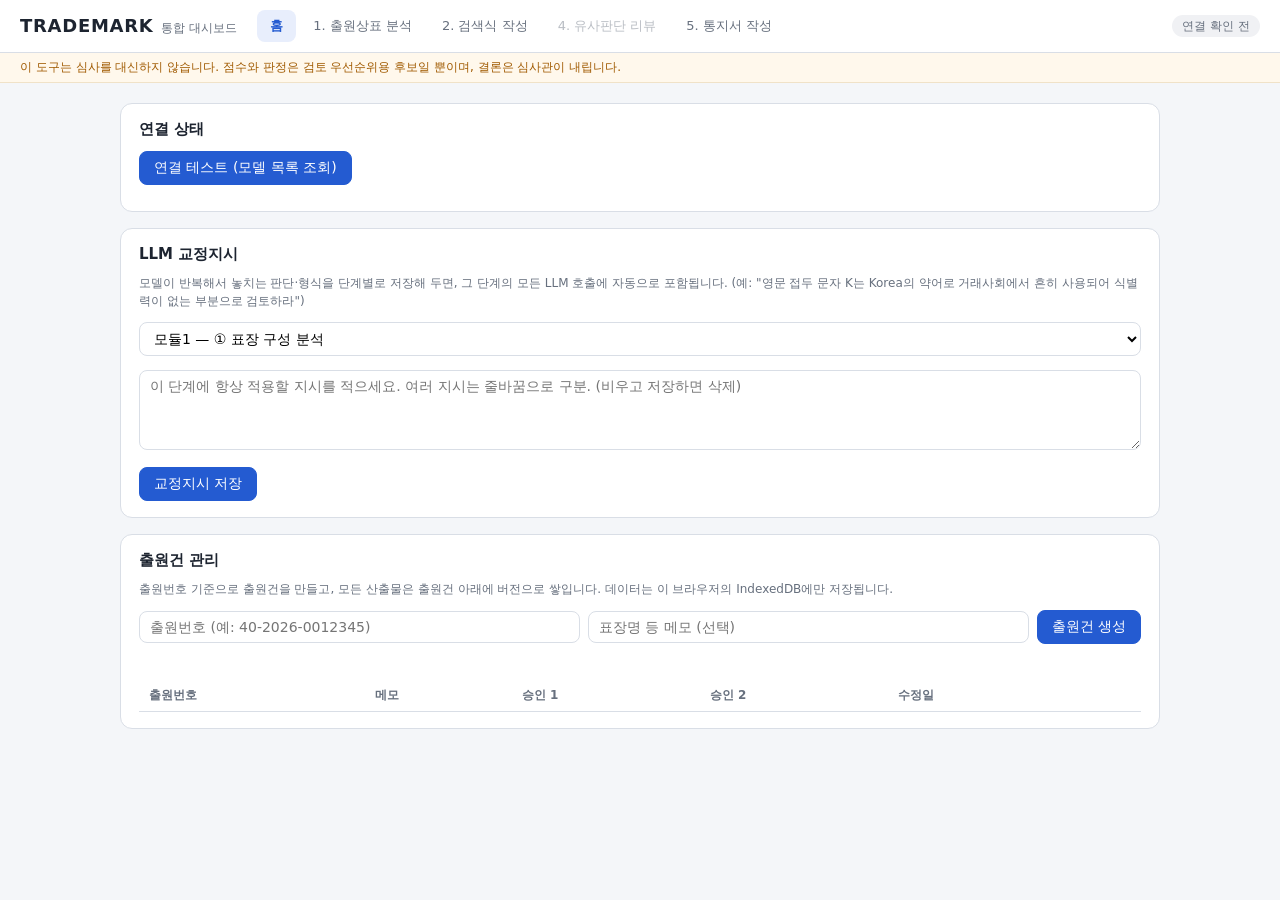
<file: trademark/dashboard/dashboard.html>
<!DOCTYPE html>
<html lang="ko">
<head>
  <meta charset="UTF-8" />
  <meta name="viewport" content="width=device-width, initial-scale=1" />
  <title>TRADEMARK 통합 대시보드</title>
  <link rel="stylesheet" href="dashboard.css" />
</head>
<body>
  <header class="app-header">
    <div class="brand">
      <h1>TRADEMARK</h1>
      <span class="brand-sub">통합 대시보드</span>
    </div>
    <nav class="module-nav">
      <button class="nav-btn active" data-view="home" type="button">홈</button>
      <button class="nav-btn" data-view="analysis" type="button">1. 출원상표 분석</button>
      <button class="nav-btn" data-view="query" type="button">2. 검색식 작성</button>
      <button class="nav-btn" data-view="review" type="button" disabled title="6단계에서 구현 예정">4. 유사판단 리뷰</button>
      <button class="nav-btn" data-view="notice" type="button">5. 통지서 작성</button>
    </nav>
    <div class="header-right">
      <span id="connBadge" class="conn-badge">연결 확인 전</span>
    </div>
  </header>

  <p class="disclaimer">이 도구는 심사를 대신하지 않습니다. 점수와 판정은 검토 우선순위용 후보일 뿐이며, 결론은 심사관이 내립니다.</p>

  <!-- 홈: 설정 상태 + 연결 테스트 + 출원건 관리 -->
  <main id="view-home" class="view">
    <section class="panel">
      <h2>연결 상태</h2>
      <div id="settingsSummary" class="settings-summary"></div>
      <div class="row">
        <button id="testConnBtn" class="btn primary" type="button">연결 테스트 (모델 목록 조회)</button>
        <span id="connStatus" class="status"></span>
      </div>
      <ul id="modelList" class="model-list"></ul>
    </section>

    <section class="panel">
      <h2>LLM 교정지시</h2>
      <p class="panel-help">모델이 반복해서 놓치는 판단·형식을 단계별로 저장해 두면, 그 단계의 모든 LLM 호출에 자동으로 포함됩니다. (예: "영문 접두 문자 K는 Korea의 약어로 거래사회에서 흔히 사용되어 식별력이 없는 부분으로 검토하라")</p>
      <div class="field">
        <select id="corrKeySelect">
          <option value="mark_structure">모듈1 — ① 표장 구성 분석</option>
          <option value="foreign_meaning">모듈1 — ② 외국어 의미·칭호</option>
          <option value="goods_normalize">모듈1 — ③ 지정상품 정리</option>
          <option value="query_expert">모듈2 — 정교 검색식 10종 생성</option>
          <option value="query_terms">모듈2 — ① 검색 용어 추출 (간이)</option>
          <option value="query_expand">모듈2 — ② 칭호 변형·확장 (간이)</option>
          <option value="oa33_analyze">33조 생성기 — 1단계 심사 판단</option>
          <option value="oa33_draft">33조 생성기 — 2단계 문구 작성</option>
          <option value="oa33_anchor">33조 생성기 — 앵커 선택</option>
          <option value="candidate_score">검색 에이전트 — 유사도 평가</option>
        </select>
      </div>
      <div class="field">
        <textarea id="corrText" rows="4" placeholder="이 단계에 항상 적용할 지시를 적으세요. 여러 지시는 줄바꿈으로 구분. (비우고 저장하면 삭제)"></textarea>
      </div>
      <div class="row">
        <button id="corrSaveBtn" class="btn primary" type="button">교정지시 저장</button>
        <span id="corrStatus" class="status"></span>
      </div>
    </section>

    <section class="panel">
      <h2>출원건 관리</h2>
      <p class="panel-help">출원번호 기준으로 출원건을 만들고, 모든 산출물은 출원건 아래에 버전으로 쌓입니다. 데이터는 이 브라우저의 IndexedDB에만 저장됩니다.</p>
      <div class="row">
        <input id="newCaseId" type="text" placeholder="출원번호 (예: 40-2026-0012345)" autocomplete="off" />
        <input id="newCaseTitle" type="text" placeholder="표장명 등 메모 (선택)" autocomplete="off" />
        <button id="createCaseBtn" class="btn primary" type="button">출원건 생성</button>
      </div>
      <p id="caseStatus" class="status"></p>
      <table class="case-table">
        <thead>
          <tr><th>출원번호</th><th>메모</th><th>승인 1</th><th>승인 2</th><th>수정일</th><th></th></tr>
        </thead>
        <tbody id="caseTableBody"></tbody>
      </table>
    </section>
  </main>

  <!-- 모듈 1 — 출원상표 분석 -->
  <main id="view-analysis" class="view hidden">
    <section class="panel">
      <h2>모듈 1 — 출원상표 분석</h2>
      <div class="row">
        <label for="anCaseSelect"><strong>출원건</strong></label>
        <select id="anCaseSelect"></select>
        <span id="anApproveState" class="approve-chip">—</span>
      </div>
      <p class="panel-help">출원건이 없으면 홈에서 먼저 생성해 주세요. 분석 결과는 심사관이 직접 수정할 수 있고, [승인 1]을 누르면 그 시점의 내용이 버전으로 고정됩니다.</p>
    </section>

    <section class="panel">
      <h3>붙여넣기로 자동 채우기 <span class="h-note">— IE 심사시스템 화면에서 Ctrl+A → Ctrl+C 한 전체 텍스트를 붙여넣으면 출원번호·표장·지정상품을 추출해 아래 입력칸을 채웁니다</span></h3>
      <div class="field">
        <textarea id="anPasteText" rows="4" placeholder="심사시스템 상세 화면 전체 복사본을 그대로 붙여넣으세요 (메뉴·버튼 텍스트가 섞여 있어도 됩니다)"></textarea>
      </div>
      <div class="row">
        <button id="anPasteBtn" class="btn primary" type="button">추출해서 입력 채우기</button>
        <span id="anPasteStatus" class="status"></span>
      </div>
    </section>

    <section class="panel">
      <h3>입력</h3>
      <div class="field">
        <label for="anMarkText">표장 텍스트</label>
        <input id="anMarkText" type="text" placeholder="예: SUNRISE 선라이즈 (문자 요소가 없으면 비워두기)" autocomplete="off" />
      </div>
      <div class="field">
        <label for="anFigureText">도형 요소 설명 (선택)</label>
        <input id="anFigureText" type="text" placeholder="예: 떠오르는 해 도형 위에 문자가 배치됨" autocomplete="off" />
      </div>
      <div class="field" id="anImageField">
        <label for="anMarkImage">표장 이미지 (선택 — LLM 이미지 입력 사용 시 분석에 함께 전달)</label>
        <input id="anMarkImage" type="file" accept="image/*" />
        <img id="anImagePreview" class="image-preview hidden" alt="표장 이미지 미리보기" />
      </div>
      <div class="field">
        <label for="anGoodsText">지정상품 목록 (붙여넣기)</label>
        <textarea id="anGoodsText" rows="5" placeholder="예)&#10;제25류: 티셔츠, 바지, 운동화&#10;제35류: 의류 소매업&#10;(류 표시가 없어도 됩니다 — 한 줄에 하나 또는 쉼표로 구분)"></textarea>
      </div>
      <div class="field">
        <label for="anRunNote">이번 실행에만 적용할 요청사항 (선택)</label>
        <input id="anRunNote" type="text" placeholder="예: 칭호는 두 가지 이상 후보로 제시해줘" autocomplete="off" />
      </div>
      <div class="row">
        <button id="anRunBtn" class="btn primary" type="button">3단계 자동 분석 실행</button>
        <span id="anRunStatus" class="status"></span>
      </div>
      <ol id="anProgress" class="progress-list hidden">
        <li data-step="1">① 표장 구성 분석</li>
        <li data-step="2">② 외국어 의미·칭호 산출</li>
        <li data-step="3">③ 지정상품 정리·유사군코드 부여</li>
      </ol>
    </section>

    <section class="panel hidden" id="anResultPanel">
      <h3>분석 결과 <span class="h-note">— 모든 항목은 직접 수정할 수 있습니다</span></h3>

      <div class="field">
        <label for="anMarkType">표장 유형</label>
        <select id="anMarkType">
          <option>문자</option><option>도형</option><option>결합</option>
          <option>입체</option><option>소리</option><option>기타</option>
        </select>
      </div>

      <div class="field">
        <label>문자 요소 (텍스트 / 문자 종류 / 칭호)</label>
        <table class="edit-table" id="anTextElements"><tbody></tbody></table>
        <button class="btn add-row-btn" type="button" data-add="textElements">+ 행 추가</button>
      </div>

      <div class="field">
        <label for="anFigureDesc">도형 요소 설명 (없으면 비워두기)</label>
        <input id="anFigureDesc" type="text" autocomplete="off" />
      </div>

      <div class="field">
        <label for="anDominant">요부 (해당 없으면 비워두기)</label>
        <input id="anDominant" type="text" autocomplete="off" />
      </div>

      <div class="field">
        <label>외국어 의미 (단어 / 언어 / 의미 / 확신도)</label>
        <table class="edit-table" id="anForeignMeaning"><tbody></tbody></table>
        <button class="btn add-row-btn" type="button" data-add="foreignMeaning">+ 행 추가</button>
      </div>

      <div class="field">
        <label>지정상품 (상품명 / 류 / 유사군코드) — <span class="warn-text">unknown 은 심사관이 직접 입력</span></label>
        <table class="edit-table" id="anGoods"><tbody></tbody></table>
        <button class="btn add-row-btn" type="button" data-add="goods">+ 행 추가</button>
      </div>

      <div class="field">
        <label>식별력 사전 플래그 (33조 1항 각호 해당 가능성 — 참고용)</label>
        <table class="edit-table" id="anFlags"><tbody></tbody></table>
        <button class="btn add-row-btn" type="button" data-add="flags">+ 행 추가</button>
      </div>

      <div class="field">
        <label>확인 필요 사항</label>
        <table class="edit-table" id="anNotes"><tbody></tbody></table>
        <button class="btn add-row-btn" type="button" data-add="notes">+ 행 추가</button>
      </div>

      <div class="row">
        <button id="anApproveBtn" class="btn primary" type="button">승인 1 — 출원상표 분석 확정</button>
        <span id="anApproveStatus" class="status"></span>
      </div>
    </section>

    <section class="panel">
      <h3>버전 이력 <span class="h-note">— 확정 후 수정하면 새 버전이 생기고 이전 버전은 보존됩니다</span></h3>
      <div id="anVersionList" class="version-list">아직 확정된 버전이 없습니다.</div>
    </section>
  </main>

  <!-- 모듈 2 — 검색식 작성 (K-QUERY 3레이어) -->
  <main id="view-query" class="view hidden">
    <section class="panel">
      <h2>모듈 2 — 검색식 작성</h2>
      <div class="row">
        <label for="qCaseSelect"><strong>출원건</strong></label>
        <select id="qCaseSelect"></select>
        <span id="qApproveState" class="approve-chip">—</span>
      </div>
      <p class="panel-help">승인 1(출원상표 분석 확정)을 기준으로 검색식을 만듭니다. 아래 <strong>정교 검색식 10종 생성</strong>이 심사관 질의어 설계 지침을 그대로 적용한 기본 방식이고, 그 아래 ①②③(용어→변형→조립)은 간이 방식입니다. [승인 2]를 누르면 그 시점의 검색 준비서가 버전으로 고정되어 검색 에이전트(모듈 3)에서 사용됩니다.</p>
    </section>

    <section class="panel">
      <h3>정교 검색식 10종 생성 <span class="h-note">— 질의어 설계 지침(발음·오타·로마자·자판·교차·와일드카드) 적용. 개수(20/10+10)·기호 규칙은 도구가 자동 검증합니다</span></h3>
      <div class="field">
        <label for="qExpertNote">이번 실행에만 적용할 요청사항 (선택)</label>
        <input id="qExpertNote" type="text" placeholder="예: 관념 유사어도 함께 검토 / 특정 음절은 변형 제외" autocomplete="off" />
      </div>
      <div class="row">
        <button id="qExpertBtn" class="btn primary" type="button" disabled>정교 검색식 10종 생성 (LLM)</button>
        <span id="qExpertStatus" class="status"></span>
      </div>
      <div id="qExpertMeta" class="expert-meta hidden"></div>
    </section>

    <section class="panel">
      <h3>간이 방식 <span class="h-note">— 용어·변형을 직접 다루고 싶을 때</span></h3>
      <div class="row">
        <button id="qTermsBtn" class="btn" type="button" disabled>① 검색 용어 추출 (LLM)</button>
        <span id="qTermsStatus" class="status"></span>
      </div>
    </section>

    <section class="panel hidden" id="qTermsPanel">
      <h3>① 검색 용어 <span class="h-note">— core: 반드시 검색할 핵심 용어 / support: 보조 용어</span></h3>
      <table class="edit-table" id="qTermsTable">
        <thead><tr><th>용어</th><th>구분</th><th>우선순위</th><th>선정 이유</th><th></th></tr></thead>
        <tbody></tbody>
      </table>
      <button class="btn add-row-btn q-add-row-btn" type="button" data-add="terms">+ 행 추가</button>
      <div class="row">
        <button id="qExpandBtn" class="btn primary" type="button" disabled>② 칭호 변형·확장 생성 (LLM)</button>
      </div>
    </section>

    <section class="panel hidden" id="qVariationsPanel">
      <h3>② 칭호 변형·확장 <span class="h-note">— 검색식에 넣을 변형만 체크하세요 (?는 임의 문자 1자, /는 칭호 경계 고정 — 내부망 문법)</span></h3>
      <table class="edit-table" id="qVariationsTable">
        <thead><tr><th>사용</th><th>원 용어</th><th>변형</th><th>유형</th><th>변형 이유</th><th></th></tr></thead>
        <tbody></tbody>
      </table>
      <button class="btn add-row-btn q-add-row-btn" type="button" data-add="variations">+ 행 추가</button>
      <div class="row">
        <button id="qBuildBtn" class="btn primary" type="button" disabled>③ 검색식 조립·검증 (코드)</button>
        <span id="qBuildStatus" class="status"></span>
      </div>
    </section>

    <section class="panel hidden" id="qQueriesPanel">
      <h3>③ 검색식 <span class="h-note">— config/query_syntax.json 문법 기준으로 조립·검증 (내부망 반입 시 파일만 교체). 직접 수정 가능</span></h3>
      <div id="qQueryList"></div>
      <div class="row">
        <button id="qApproveBtn" class="btn primary" type="button" disabled>승인 2 — 검색 준비서 확정</button>
        <span id="qApproveStatus" class="status"></span>
      </div>
    </section>

    <section class="panel">
      <h3>버전 이력 <span class="h-note">— 확정 후 수정하면 새 버전이 생기고 이전 버전은 보존됩니다</span></h3>
      <div id="qVersionList" class="version-list">아직 확정된 버전이 없습니다.</div>
    </section>
  </main>

  <!-- 모듈 5 — 통지서 작성 (최소판: 문구 자산 + 초안 생성 + HWPX 출력) -->
  <main id="view-notice" class="view hidden">
    <section class="panel">
      <h2>모듈 5 — 통지서 작성</h2>
      <div class="row">
        <label for="ntCaseSelect"><strong>출원건</strong></label>
        <select id="ntCaseSelect"></select>
        <select id="ntKindSelect">
          <option value="opinion">의견제출통지서</option>
          <option value="rejection">거절결정서</option>
        </select>
      </div>
      <p id="ntCaseState" class="status"></p>
    </section>

    <!-- 33조 거절이유 문구 생성기: 판단 → 작성 → 검토 파이프라인 [의통서 SPEC v2] -->
    <section class="panel">
      <h3>33조 거절이유 문구 생성 (AI) <span class="h-note">— 판단은 자유롭게, 문장은 템플릿·관용표현 안에서. 결과는 항상 [검토 필요]와 함께 나옵니다</span></h3>
      <div class="field">
        <div class="row">
          <input id="oaMark" type="text" placeholder="표장 (예: 조와따)" autocomplete="off" />
          <button id="oaFillBtn" class="btn" type="button">승인 1에서 채우기</button>
        </div>
      </div>
      <div class="field">
        <input id="oaGoods" type="text" placeholder="지정상품 요약 (비우면 '전부')" autocomplete="off" />
      </div>
      <div class="field">
        <textarea id="oaMemo" rows="2" placeholder="심사관 메모 (구성 의미·관념·거절 방향 등 — 열린 질문의 답도 여기에 적고 1단계 재실행)"></textarea>
      </div>
      <div class="field">
        <input id="oaGroundsHint" type="text" placeholder="조항 지정 (선택, 예: 3,7 — 비우면 LLM이 판단)" autocomplete="off" />
      </div>
      <div class="field field-inline">
        <label><input id="oaEvidenceUseChk" type="checkbox" /> 사용실태 증거 확인됨 (유형 C 사실 주장에 필요)</label>
        <textarea id="oaEvidenceUse" rows="2" class="hidden" placeholder="확인된 용례·출처 메모"></textarea>
      </div>
      <div class="field field-inline">
        <label><input id="oaEvidenceCoexistChk" type="checkbox" /> 선등록 다수공존 확인됨 (유형 D에 필요)</label>
        <textarea id="oaEvidenceCoexist" rows="2" class="hidden" placeholder="확인된 선등록상표 메모"></textarea>
      </div>
      <div class="field">
        <label>실제 사례 코퍼스 (원문모음 txt) <span class="h-note">— 등록하면 닮은 사례를 앵커로 쓰고, 생성 문구가 코퍼스 표현에서 벗어나면 잡아냅니다</span></label>
        <div class="row">
          <input id="oaCorpusFile" type="file" accept=".txt,text/plain" />
          <button id="oaCorpusBtn" class="btn" type="button">코퍼스 등록</button>
          <span id="oaCorpusStatus" class="status"></span>
        </div>
      </div>
      <div class="row">
        <button id="oaAnalyzeBtn" class="btn primary" type="button">1단계 — 심사 판단 실행</button>
        <button id="oaDraftBtn" class="btn primary" type="button" disabled>2단계 — 문구 생성</button>
        <button id="oaInsertBtn" class="btn" type="button" disabled>거절이유로 추가</button>
      </div>
      <p id="oaStatus" class="status"></p>
      <pre id="oaNote" class="oa-note hidden"></pre>
      <textarea id="oaDraftOut" rows="9" class="draft-area hidden"></textarea>
      <div id="oaFlags" class="oa-flags hidden"></div>
    </section>

    <section class="panel">
      <h3>거절이유 구성 <span class="h-note">— 승인된 문구 자산만 선택할 수 있습니다 (근거 제한)</span></h3>
      <div class="row">
        <select id="ntArticleSelect"></select>
        <select id="ntPhraseSelect"></select>
        <button id="ntAddGroundBtn" class="btn" type="button">+ 거절이유 추가</button>
      </div>
      <div id="ntGroundList" class="ground-list"></div>
    </section>

    <section class="panel">
      <h3>통지서 초안 <span class="h-note">— 조립은 코드가 하며(LLM 미사용), 생성 후 자유롭게 수정하세요</span></h3>
      <div class="row">
        <button id="ntGenerateBtn" class="btn primary" type="button">초안 생성</button>
        <button id="ntSaveBtn" class="btn" type="button" disabled>버전 저장</button>
        <button id="ntHwpxBtn" class="btn" type="button" disabled>HWPX 다운로드</button>
        <span id="ntDraftStatus" class="status"></span>
      </div>
      <textarea id="ntDraftText" rows="20" class="draft-area hidden"></textarea>
      <div id="ntVersionList" class="version-list"></div>
    </section>

    <section class="panel">
      <h3>상용구 HTML 불러오기 <span class="h-note">— 특허넷 스타일 상용구 모음(@@ 탭 | 분류 | 제목 형식)을 문구 자산으로 등록합니다</span></h3>
      <div class="row">
        <input id="ntImportFile" type="file" accept=".html,.htm,text/html" />
        <button id="ntImportBtn" class="btn primary" type="button">불러오기</button>
        <span id="ntImportStatus" class="status"></span>
      </div>
      <p class="panel-help">같은 파일을 다시 불러오면 내용이 갱신됩니다(중복 등록 없음). 본인이 작성한 상용구이므로 등록 즉시 승인 상태가 됩니다.</p>
    </section>

    <section class="panel">
      <h3>조문별 판단 문구 자산 <span class="h-note">— 문구마다 사용 상황과 승인 상태를 관리합니다</span></h3>
      <div class="field">
        <input id="ntAssetFilter" type="text" placeholder="문구 검색 (분류·제목·본문)" autocomplete="off" />
      </div>
      <div class="field">
        <div class="row">
          <select id="ntAssetArticle"></select>
          <input id="ntAssetTitle" type="text" placeholder="문구 제목 (예: 기술적 표장 표준형)" autocomplete="off" />
        </div>
      </div>
      <div class="field">
        <textarea id="ntAssetText" rows="3" placeholder="판단 문구 본문"></textarea>
      </div>
      <div class="field">
        <div class="row">
          <input id="ntAssetUsage" type="text" placeholder="사용 상황 메모 (선택)" autocomplete="off" />
          <button id="ntAssetAddBtn" class="btn" type="button">문구 등록</button>
        </div>
      </div>
      <p id="ntAssetStatus" class="status"></p>
      <div id="ntAssetList" class="asset-list"></div>
    </section>
  </main>

  <script type="module" src="dashboard.js"></script>
</body>
</html>
</file>
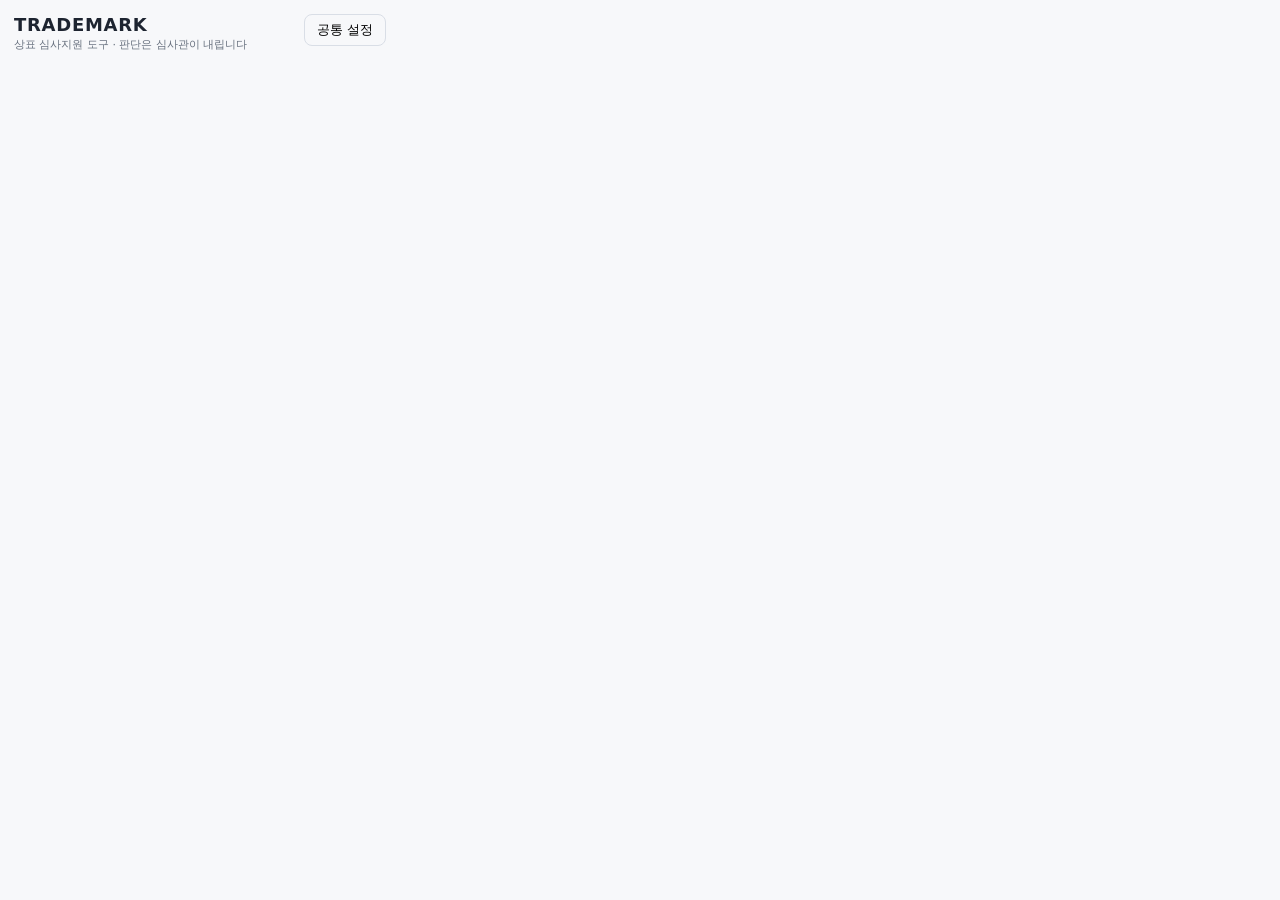
<file: trademark/popup/popup.html>
<!DOCTYPE html>
<html lang="ko">
<head>
  <meta charset="UTF-8" />
  <title>TRADEMARK</title>
  <link rel="stylesheet" href="popup.css" />
</head>
<body>
  <header class="app-header">
    <div>
      <h1>TRADEMARK</h1>
      <p class="tagline">상표 심사지원 도구 · 판단은 심사관이 내립니다</p>
    </div>
    <button id="settingsToggleBtn" class="btn ghost" type="button">공통 설정</button>
  </header>

  <p id="gateHint" class="gate-hint"></p>

  <main id="moduleGrid" class="module-grid"></main>

  <p id="launchStatus" class="status"></p>

  <!-- 공통 설정 시트: API 주소·키·기본 모델을 한 번 저장하면 전 모듈이 공유 -->
  <section id="settingsSheet" class="settings-sheet hidden">
    <div class="settings-backdrop" id="settingsBackdrop"></div>
    <div class="settings-panel">
      <div class="settings-head">
        <h2>공통 설정</h2>
        <button id="settingsCloseBtn" class="btn ghost" type="button">닫기</button>
      </div>

      <div class="field">
        <label for="baseUrlInput">API Base URL</label>
        <input id="baseUrlInput" type="url" placeholder="내부망: https://... / 외부망 Ollama: http://localhost:11434/v1" autocomplete="off" />
        <p class="field-help">OpenWebUI는 주소만, Ollama는 끝에 /v1 을 붙여 입력합니다.</p>
      </div>

      <div class="field">
        <label for="apiStyleSelect">API 방식</label>
        <select id="apiStyleSelect">
          <option value="openwebui">OpenWebUI (내부망) — /api/chat/completions</option>
          <option value="openai">OpenAI 호환 (Ollama 등) — /chat/completions</option>
        </select>
      </div>

      <div class="field">
        <label for="apiKeyInput">API Key</label>
        <input id="apiKeyInput" type="password" placeholder="예: sk-..." autocomplete="off" />
        <p class="field-help">Ollama 로컬 실행은 아무 값이나 입력해도 됩니다.</p>
      </div>

      <div class="field">
        <label for="modelInput">기본 모델</label>
        <div class="field-control-row">
          <input id="modelInput" type="text" placeholder="gemma4-26b-moe" autocomplete="off" />
          <select id="modelSelect" class="hidden"></select>
          <button id="loadModelsBtn" class="btn ghost" type="button">모델 목록</button>
        </div>
        <p id="modelStatus" class="status"></p>
      </div>

      <div class="field field-inline">
        <label><input id="mockModeInput" type="checkbox" /> 목(mock) 모드 — LLM 없이 저장된 샘플 응답으로 화면 흐름 확인</label>
      </div>

      <div class="field field-inline">
        <label><input id="imageInputCheck" type="checkbox" /> LLM 이미지 입력 사용 (도형 상표 이미지 분석)</label>
      </div>

      <div class="settings-actions">
        <button id="saveSettingsBtn" class="btn primary" type="button">저장</button>
        <span id="settingsStatus" class="status"></span>
      </div>
    </div>
  </section>

  <script type="module" src="popup.js"></script>
</body>
</html>
</file>
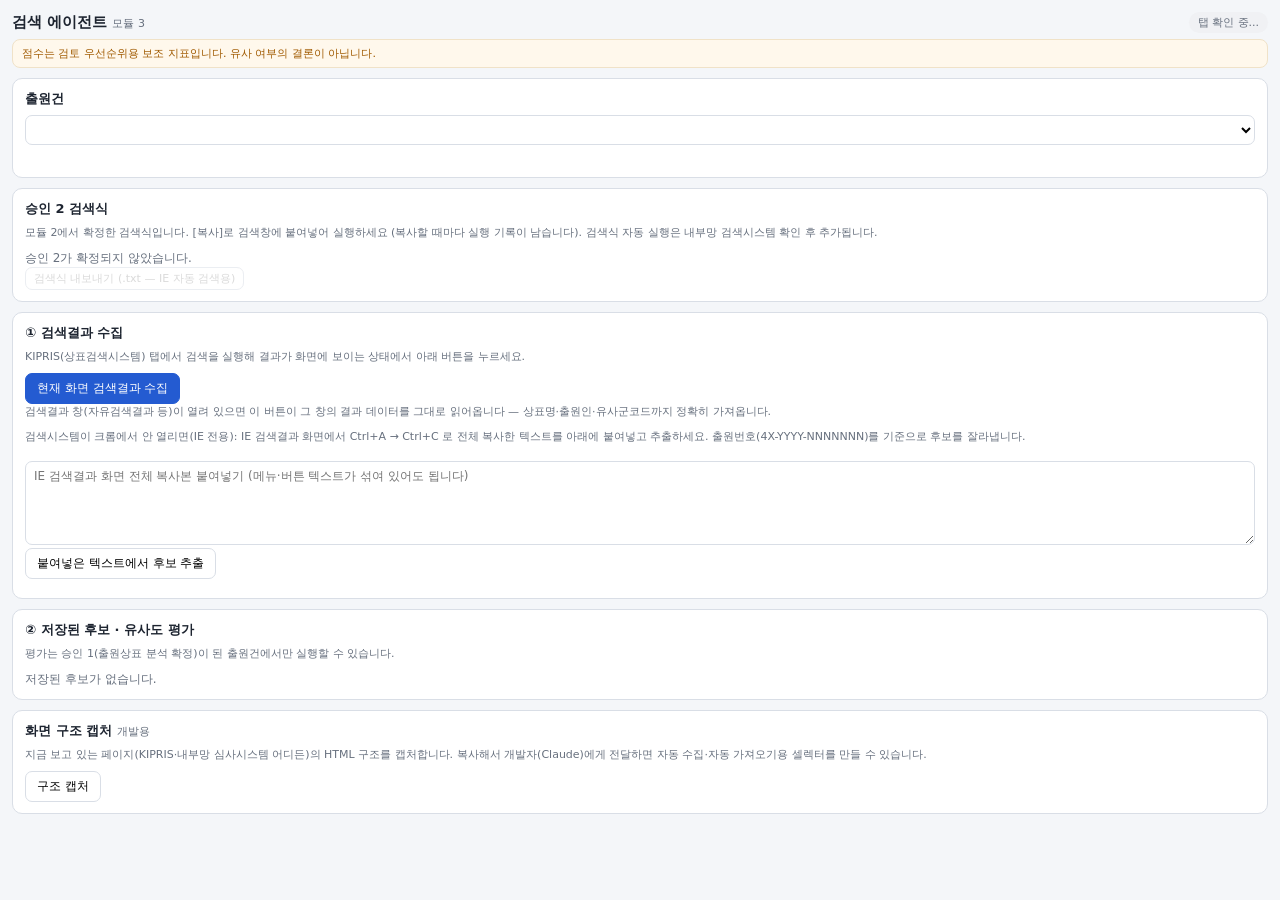
<file: trademark/sidepanel/sidepanel.html>
<!DOCTYPE html>
<html lang="ko">
<head>
  <meta charset="UTF-8" />
  <title>TRADEMARK 검색 에이전트</title>
  <link rel="stylesheet" href="sidepanel.css" />
</head>
<body>
  <header class="sp-header">
    <h1>검색 에이전트 <span class="sp-sub">모듈 3</span></h1>
    <span id="tabBadge" class="tab-badge">탭 확인 중...</span>
  </header>

  <p class="disclaimer">점수는 검토 우선순위용 보조 지표입니다. 유사 여부의 결론이 아닙니다.</p>

  <section class="card">
    <h2>출원건</h2>
    <select id="spCaseSelect"></select>
    <p id="spCaseState" class="status"></p>
  </section>

  <section class="card">
    <h2>승인 2 검색식</h2>
    <p class="help">모듈 2에서 확정한 검색식입니다. [복사]로 검색창에 붙여넣어 실행하세요 (복사할 때마다 실행 기록이 남습니다). 검색식 자동 실행은 내부망 검색시스템 확인 후 추가됩니다.</p>
    <div id="briefQueryList" class="brief-query-list">승인 2가 확정되지 않았습니다.</div>
    <div class="row">
      <button id="exportQueriesBtn" class="btn mini" type="button" disabled>검색식 내보내기 (.txt — IE 자동 검색용)</button>
    </div>
  </section>

  <section class="card">
    <h2>① 검색결과 수집</h2>
    <p class="help">KIPRIS(상표검색시스템) 탭에서 검색을 실행해 결과가 화면에 보이는 상태에서 아래 버튼을 누르세요.</p>
    <div class="row">
      <button id="collectBtn" class="btn primary" type="button">현재 화면 검색결과 수집</button>
      <span id="collectStatus" class="status"></span>
    </div>
    <p class="help">검색결과 창(자유검색결과 등)이 열려 있으면 이 버튼이 그 창의 결과 데이터를 그대로 읽어옵니다 — 상표명·출원인·유사군코드까지 정확히 가져옵니다.</p>
    <p class="help">검색시스템이 크롬에서 안 열리면(IE 전용): IE 검색결과 화면에서 Ctrl+A → Ctrl+C 로 전체 복사한 텍스트를 아래에 붙여넣고 추출하세요. 출원번호(4X-YYYY-NNNNNNN)를 기준으로 후보를 잘라냅니다.</p>
    <textarea id="pasteResultsText" rows="5" placeholder="IE 검색결과 화면 전체 복사본 붙여넣기 (메뉴·버튼 텍스트가 섞여 있어도 됩니다)"></textarea>
    <div class="row">
      <button id="pasteResultsBtn" class="btn" type="button">붙여넣은 텍스트에서 후보 추출</button>
    </div>
    <div id="collectedList" class="collected-list"></div>
    <div class="row hidden" id="saveRow">
      <button id="saveCandidatesBtn" class="btn" type="button">체크한 항목을 후보로 저장 (P번호 부여)</button>
    </div>
  </section>

  <section class="card">
    <h2>② 저장된 후보 · 유사도 평가</h2>
    <p class="help">평가는 승인 1(출원상표 분석 확정)이 된 출원건에서만 실행할 수 있습니다.</p>
    <div id="candidateList" class="candidate-list">저장된 후보가 없습니다.</div>
  </section>

  <section class="card">
    <h2>화면 구조 캡처 <span class="sp-sub">개발용</span></h2>
    <p class="help">지금 보고 있는 페이지(KIPRIS·내부망 심사시스템 어디든)의 HTML 구조를 캡처합니다. 복사해서 개발자(Claude)에게 전달하면 자동 수집·자동 가져오기용 셀렉터를 만들 수 있습니다.</p>
    <div class="row">
      <button id="captureBtn" class="btn" type="button">구조 캡처</button>
      <button id="copyCaptureBtn" class="btn hidden" type="button">복사</button>
      <span id="captureStatus" class="status"></span>
    </div>
    <textarea id="captureOut" class="hidden" rows="8" readonly></textarea>
  </section>

  <script type="module" src="sidepanel.js"></script>
</body>
</html>
</file>
<file: style.css>
body{font-family:system-ui;margin:0;padding:1rem;max-width:880px;margin:auto}
header{position:sticky;top:0;background:#fff;padding:1rem 0;border-bottom:1px solid #ddd}
input{padding:.5rem;font-size:1rem;width:60%}
.card{border:1px solid #eee;padding:1rem;margin:.5rem 0;border-radius:8px}
.label{color:#06f;font-weight:600}
.title{font-weight:600;margin:.25rem 0}
.body{white-space:pre-wrap;color:#444;font-size:.9rem}
</file>
<file: trademark/dashboard/dashboard.css>
/* TRADEMARK 대시보드 스타일 — 시스템 폰트만 사용, 외부 리소스 없음 */
:root {
  --bg: #f4f6f9;
  --panel: #ffffff;
  --line: #d9dee6;
  --text: #1d2430;
  --muted: #67707e;
  --primary: #245bd1;
  --primary-weak: #e8eefc;
  --ok: #1a7f4b;
  --warn: #a05a00;
  --error: #b3261e;
}

* { box-sizing: border-box; }

body {
  margin: 0;
  font-family: "Malgun Gothic", "Apple SD Gothic Neo", system-ui, sans-serif;
  font-size: 14px;
  color: var(--text);
  background: var(--bg);
}

.app-header {
  display: flex;
  align-items: center;
  gap: 20px;
  padding: 10px 20px;
  background: var(--panel);
  border-bottom: 1px solid var(--line);
  position: sticky;
  top: 0;
  z-index: 5;
}
.brand { display: flex; align-items: baseline; gap: 8px; }
.brand h1 { margin: 0; font-size: 18px; letter-spacing: 0.04em; }
.brand-sub { font-size: 12px; color: var(--muted); }

.module-nav { display: flex; gap: 4px; flex: 1; }
.nav-btn {
  font: inherit;
  font-size: 13px;
  padding: 6px 12px;
  border: 1px solid transparent;
  border-radius: 8px;
  background: transparent;
  color: var(--muted);
  cursor: pointer;
}
.nav-btn.active { background: var(--primary-weak); color: var(--primary); font-weight: 700; }
.nav-btn:hover:not(:disabled):not(.active) { border-color: var(--line); }
.nav-btn:disabled { opacity: 0.45; cursor: not-allowed; }

.conn-badge {
  font-size: 12px;
  padding: 4px 10px;
  border-radius: 999px;
  background: #f0f1f4;
  color: var(--muted);
}
.conn-badge.ok { background: #e2f3e9; color: var(--ok); }
.conn-badge.error { background: #fbe9e7; color: var(--error); }

.disclaimer {
  margin: 0;
  padding: 6px 20px;
  font-size: 12px;
  color: var(--warn);
  background: #fff8ec;
  border-bottom: 1px solid #f0e2c8;
}

.view { max-width: 1080px; margin: 0 auto; padding: 20px; }
.hidden { display: none !important; }

.panel {
  background: var(--panel);
  border: 1px solid var(--line);
  border-radius: 12px;
  padding: 16px 18px;
  margin-bottom: 16px;
}
.panel h2 { margin: 0 0 10px; font-size: 15px; }
.panel-help { margin: 0 0 12px; font-size: 12px; color: var(--muted); line-height: 1.5; }

.row { display: flex; gap: 8px; align-items: center; flex-wrap: wrap; }
.row input[type="text"] {
  flex: 1;
  min-width: 180px;
  padding: 7px 10px;
  border: 1px solid var(--line);
  border-radius: 8px;
  font: inherit;
}

.btn {
  font: inherit;
  padding: 7px 14px;
  border-radius: 8px;
  border: 1px solid var(--line);
  background: var(--panel);
  cursor: pointer;
}
.btn:hover { border-color: var(--primary); }
.btn.primary { background: var(--primary); border-color: var(--primary); color: #fff; }
.btn.danger { color: var(--error); }
.btn.danger:hover { border-color: var(--error); }
.btn:disabled { opacity: 0.5; cursor: not-allowed; }

.status { min-height: 16px; margin: 8px 0 0; font-size: 12px; color: var(--muted); }
.status.ok { color: var(--ok); }
.status.warn { color: var(--warn); }
.status.error { color: var(--error); }

.settings-summary { font-size: 13px; margin-bottom: 12px; line-height: 1.7; }
.settings-summary code {
  background: #f0f1f4;
  border-radius: 4px;
  padding: 1px 6px;
  font-size: 12px;
}

.model-list { margin: 10px 0 0; padding-left: 18px; font-size: 12px; color: var(--muted); columns: 2; }

.case-table { width: 100%; margin-top: 12px; border-collapse: collapse; font-size: 13px; }
.case-table th, .case-table td {
  text-align: left;
  padding: 7px 10px;
  border-bottom: 1px solid var(--line);
}
.case-table th { font-size: 12px; color: var(--muted); font-weight: 600; }
.approve-chip {
  font-size: 11px;
  padding: 2px 8px;
  border-radius: 999px;
  background: #f0f1f4;
  color: var(--muted);
}
.approve-chip.done { background: #e2f3e9; color: var(--ok); }

/* ---------- 모듈 1: 출원상표 분석 ---------- */
.field { margin-bottom: 14px; }
.field > label { display: block; font-weight: 600; margin-bottom: 5px; font-size: 13px; }
.field input[type="text"], .field select, .field textarea {
  width: 100%;
  padding: 7px 10px;
  border: 1px solid var(--line);
  border-radius: 8px;
  font: inherit;
  background: #fff;
}
.field textarea { resize: vertical; }
.h-note { font-size: 12px; font-weight: 400; color: var(--muted); }
.warn-text { color: var(--warn); font-weight: 400; }

.image-preview { margin-top: 8px; max-width: 220px; max-height: 160px; border: 1px solid var(--line); border-radius: 8px; }

.progress-list { margin: 12px 0 0; padding-left: 4px; list-style: none; font-size: 13px; }
.progress-list li { padding: 4px 0 4px 24px; position: relative; color: var(--muted); }
.progress-list li::before { content: "○"; position: absolute; left: 4px; }
.progress-list li.running { color: var(--primary); font-weight: 600; }
.progress-list li.running::before { content: "●"; }
.progress-list li.done { color: var(--ok); }
.progress-list li.done::before { content: "✓"; }
.progress-list li.failed { color: var(--error); }
.progress-list li.failed::before { content: "✕"; }

.edit-table { width: 100%; border-collapse: collapse; }
.edit-table td { padding: 3px 4px 3px 0; }
.edit-table input, .edit-table select {
  width: 100%;
  padding: 6px 8px;
  border: 1px solid var(--line);
  border-radius: 6px;
  font: inherit;
  font-size: 13px;
  background: #fff;
}
.edit-table input.unknown-value { border-color: var(--warn); background: #fff8ec; }
.edit-table .row-del { width: 34px; }
.row-del-btn { font: inherit; border: none; background: transparent; color: var(--muted); cursor: pointer; font-size: 15px; }
.row-del-btn:hover { color: var(--error); }
.add-row-btn { margin-top: 6px; font-size: 12px; padding: 4px 10px; }

.version-list { font-size: 13px; color: var(--muted); }
.version-item { display: flex; gap: 10px; align-items: center; padding: 6px 0; border-bottom: 1px solid var(--line); color: var(--text); }
.version-item:last-child { border-bottom: none; }
.version-item .ver-tag { font-weight: 700; color: var(--primary); }
.version-item .ver-date { font-size: 12px; color: var(--muted); }

/* ---------- 모듈 2: 검색식 작성 ---------- */
.edit-table th {
  text-align: left;
  font-size: 12px;
  color: var(--muted);
  font-weight: 600;
  padding: 2px 4px 6px 0;
}
.edit-table .cell-checkbox { width: 40px; text-align: center; }
.edit-table .cell-checkbox input { width: auto; }

.query-item {
  border: 1px solid var(--line);
  border-radius: 8px;
  padding: 9px 12px;
  margin-bottom: 8px;
}
.query-head { display: flex; align-items: center; gap: 8px; margin-bottom: 6px; }
.query-label { font-size: 13px; font-weight: 600; flex: 1; }
.query-input {
  width: 100%;
  padding: 7px 10px;
  border: 1px solid var(--line);
  border-radius: 6px;
  font-family: Consolas, "Courier New", monospace;
  font-size: 13px;
  background: #fbfcfd;
}
.query-issues { margin-top: 5px; font-size: 12px; color: var(--error); }
.query-codes { margin-top: 5px; font-size: 11.5px; color: var(--muted); word-break: break-all; }
.expert-meta {
  margin-top: 10px; padding: 10px 12px;
  border: 1px solid var(--line); border-radius: 8px; background: #fbfcfd;
  font-size: 12.5px; line-height: 1.75;
}
.expert-meta code { background: #eef1f6; border-radius: 4px; padding: 1px 5px; font-size: 12px; }

/* ---------- 모듈 5: 통지서 작성 ---------- */
.mini-btn { font-size: 11px; padding: 3px 9px; }
.mini-btn.danger { color: var(--error); }

.ground-list { margin-top: 10px; font-size: 13px; }
.ground-list.empty { color: var(--muted); font-size: 12px; }
.ground-item {
  display: flex; justify-content: space-between; align-items: center; gap: 8px;
  border: 1px solid var(--line); border-radius: 8px; padding: 7px 10px; margin-bottom: 6px;
}

.draft-area {
  width: 100%; margin-top: 10px; padding: 12px;
  border: 1px solid var(--line); border-radius: 8px;
  font-family: "Malgun Gothic", "Apple SD Gothic Neo", system-ui, sans-serif;
  font-size: 13px; line-height: 1.7; resize: vertical; background: #fff;
}

.asset-list { margin-top: 8px; }
.asset-item { border: 1px solid var(--line); border-radius: 8px; padding: 9px 12px; margin-bottom: 7px; }
.asset-head { display: flex; justify-content: space-between; align-items: center; gap: 8px; font-size: 13px; }
.asset-head .row { gap: 5px; }
.asset-body { margin-top: 5px; font-size: 12px; line-height: 1.6; }
.asset-usage { margin-top: 3px; font-size: 11px; color: var(--muted); }

/* ---------- 33조 거절이유 문구 생성기 ---------- */
.oa-note {
  margin-top: 10px; padding: 12px;
  border: 1px solid var(--line); border-radius: 8px; background: #fbfcfd;
  font-family: inherit; font-size: 12.5px; line-height: 1.65;
  white-space: pre-wrap; word-break: break-all; max-height: 380px; overflow-y: auto;
}
.oa-flags {
  margin-top: 10px; padding: 10px 12px;
  border: 1px solid #f0e2c8; border-radius: 8px; background: #fff8ec;
  font-size: 12.5px; line-height: 1.7;
}
.oa-flags .flags-title { font-weight: 700; margin-bottom: 4px; }
.oa-flags .flag-line.must { color: var(--error); font-weight: 600; }
</file>
<file: trademark/popup/popup.css>
/* TRADEMARK 팝업 스타일 — 외부 폰트·CDN 없이 시스템 폰트만 사용 */
:root {
  --bg: #f7f8fa;
  --panel: #ffffff;
  --line: #d9dee6;
  --text: #1d2430;
  --muted: #67707e;
  --primary: #245bd1;
  --primary-weak: #e8eefc;
  --ok: #1a7f4b;
  --warn: #a05a00;
  --error: #b3261e;
}

* { box-sizing: border-box; }

body {
  width: 400px;
  margin: 0;
  padding: 14px;
  font-family: "Malgun Gothic", "Apple SD Gothic Neo", system-ui, sans-serif;
  font-size: 13px;
  color: var(--text);
  background: var(--bg);
}

.app-header {
  display: flex;
  justify-content: space-between;
  align-items: flex-start;
  gap: 8px;
}
.app-header h1 { margin: 0; font-size: 18px; letter-spacing: 0.04em; }
.tagline { margin: 2px 0 0; font-size: 11px; color: var(--muted); }

.gate-hint { margin: 10px 0 8px; font-size: 12px; color: var(--muted); }
.gate-hint.warn { color: var(--warn); }

.module-grid { display: grid; grid-template-columns: 1fr; gap: 8px; }

.module-card {
  display: block;
  width: 100%;
  text-align: left;
  padding: 10px 12px;
  border: 1px solid var(--line);
  border-radius: 10px;
  background: var(--panel);
  cursor: pointer;
  font: inherit;
  color: inherit;
}
.module-card:hover:not(:disabled) { border-color: var(--primary); background: var(--primary-weak); }
.module-card:disabled { opacity: 0.55; cursor: not-allowed; }

.module-head { display: flex; justify-content: space-between; align-items: center; gap: 6px; }
.module-title { font-weight: 700; }
.module-chip {
  font-size: 10px;
  padding: 2px 7px;
  border-radius: 999px;
  background: var(--primary-weak);
  color: var(--primary);
  white-space: nowrap;
}
.module-chip.pending { background: #f0f1f4; color: var(--muted); }
.module-desc { margin: 5px 0 0; font-size: 12px; color: var(--muted); line-height: 1.45; }

.status { min-height: 16px; margin: 6px 0 0; font-size: 12px; color: var(--muted); }
.status.ok { color: var(--ok); }
.status.warn { color: var(--warn); }
.status.error { color: var(--error); }

.btn {
  font: inherit;
  padding: 6px 12px;
  border-radius: 8px;
  border: 1px solid var(--line);
  background: var(--panel);
  cursor: pointer;
}
.btn:hover { border-color: var(--primary); }
.btn.primary { background: var(--primary); border-color: var(--primary); color: #fff; }
.btn.ghost { background: transparent; }
.btn:disabled { opacity: 0.5; cursor: not-allowed; }

.hidden { display: none !important; }

/* 설정 시트 */
.settings-sheet { position: fixed; inset: 0; z-index: 10; }
.settings-backdrop { position: absolute; inset: 0; background: rgba(20, 26, 36, 0.35); }
.settings-panel {
  position: absolute;
  inset: 12px;
  overflow-y: auto;
  background: var(--panel);
  border: 1px solid var(--line);
  border-radius: 12px;
  padding: 14px;
}
.settings-head { display: flex; justify-content: space-between; align-items: center; margin-bottom: 10px; }
.settings-head h2 { margin: 0; font-size: 15px; }

.field { margin-bottom: 12px; }
.field label { display: block; font-weight: 600; margin-bottom: 4px; }
.field-inline label { display: flex; align-items: flex-start; gap: 6px; font-weight: 400; line-height: 1.4; }
.field input[type="text"], .field input[type="url"], .field input[type="password"], .field select {
  width: 100%;
  padding: 7px 9px;
  border: 1px solid var(--line);
  border-radius: 8px;
  font: inherit;
  background: #fff;
}
.field-control-row { display: flex; gap: 6px; }
.field-control-row input, .field-control-row select { flex: 1; min-width: 0; }
.field-control-row .btn { white-space: nowrap; }
.field-help { margin: 4px 0 0; font-size: 11px; color: var(--muted); }

.settings-actions { display: flex; align-items: center; gap: 10px; margin-top: 4px; }
</file>
<file: trademark/sidepanel/sidepanel.css>
/* TRADEMARK 사이드패널 스타일 — 시스템 폰트만 사용 */
:root {
  --bg: #f4f6f9;
  --panel: #ffffff;
  --line: #d9dee6;
  --text: #1d2430;
  --muted: #67707e;
  --primary: #245bd1;
  --primary-weak: #e8eefc;
  --ok: #1a7f4b;
  --warn: #a05a00;
  --error: #b3261e;
}
* { box-sizing: border-box; }
body {
  margin: 0;
  padding: 12px;
  font-family: "Malgun Gothic", "Apple SD Gothic Neo", system-ui, sans-serif;
  font-size: 13px;
  color: var(--text);
  background: var(--bg);
}
.sp-header { display: flex; justify-content: space-between; align-items: center; gap: 8px; margin-bottom: 6px; }
.sp-header h1 { margin: 0; font-size: 15px; }
.sp-sub { font-size: 11px; color: var(--muted); font-weight: 400; }
.tab-badge { font-size: 11px; padding: 3px 9px; border-radius: 999px; background: #f0f1f4; color: var(--muted); white-space: nowrap; }
.tab-badge.ok { background: #e2f3e9; color: var(--ok); }
.tab-badge.error { background: #fbe9e7; color: var(--error); }

.disclaimer { margin: 0 0 10px; font-size: 11px; color: var(--warn); background: #fff8ec; border: 1px solid #f0e2c8; border-radius: 8px; padding: 6px 9px; }

.card { background: var(--panel); border: 1px solid var(--line); border-radius: 10px; padding: 11px 12px; margin-bottom: 10px; }
.card h2 { margin: 0 0 7px; font-size: 13px; }
.help { margin: 0 0 8px; font-size: 11px; color: var(--muted); line-height: 1.5; }

.row { display: flex; gap: 6px; align-items: center; flex-wrap: wrap; }
select, textarea { width: 100%; padding: 6px 8px; border: 1px solid var(--line); border-radius: 7px; font: inherit; font-size: 12px; background: #fff; }
textarea { margin-top: 8px; resize: vertical; }

.btn { font: inherit; font-size: 12px; padding: 6px 11px; border-radius: 7px; border: 1px solid var(--line); background: var(--panel); cursor: pointer; }
.btn:hover { border-color: var(--primary); }
.btn.primary { background: var(--primary); border-color: var(--primary); color: #fff; }
.btn:disabled { opacity: 0.5; cursor: not-allowed; }
.btn.mini { font-size: 11px; padding: 3px 8px; }

.status { min-height: 15px; margin: 6px 0 0; font-size: 11px; color: var(--muted); white-space: pre-wrap; }
.status.ok { color: var(--ok); }
.status.warn { color: var(--warn); }
.status.error { color: var(--error); }
.hidden { display: none !important; }

.brief-query-list { font-size: 12px; color: var(--muted); }
.brief-query-item {
  border: 1px solid var(--line);
  border-radius: 8px;
  padding: 7px 9px;
  margin-bottom: 6px;
  background: #fff;
  color: var(--text);
}
.bq-head { display: flex; align-items: center; gap: 6px; }
.bq-label { font-weight: 700; font-size: 12px; flex: 1; }
.bq-count { font-size: 11px; color: var(--muted); white-space: nowrap; }
.bq-query {
  margin-top: 4px;
  font-family: Consolas, "Courier New", monospace;
  font-size: 11px;
  color: var(--muted);
  word-break: break-all;
  line-height: 1.5;
}

.collected-list { margin-top: 8px; }
.collected-item, .candidate-item {
  border: 1px solid var(--line);
  border-radius: 8px;
  padding: 7px 9px;
  margin-bottom: 6px;
  background: #fff;
}
.collected-item label { display: flex; gap: 7px; align-items: flex-start; cursor: pointer; }
.ci-head { font-weight: 700; font-size: 12px; }
.ci-raw { font-size: 11px; color: var(--muted); margin-top: 3px; line-height: 1.45; max-height: 52px; overflow: hidden; }

.candidate-list { font-size: 12px; color: var(--muted); }
.candidate-item { color: var(--text); }
.cand-head { display: flex; justify-content: space-between; align-items: center; gap: 6px; }
.cand-label { font-weight: 700; color: var(--primary); }
.score-row { display: flex; gap: 5px; margin-top: 6px; flex-wrap: wrap; }
.score-chip { font-size: 11px; padding: 2px 8px; border-radius: 999px; background: var(--primary-weak); color: var(--primary); }
.score-chip.high { background: #fbe9e7; color: var(--error); }
.score-reason { font-size: 11px; color: var(--muted); margin-top: 5px; line-height: 1.5; white-space: pre-wrap; }
</file>
